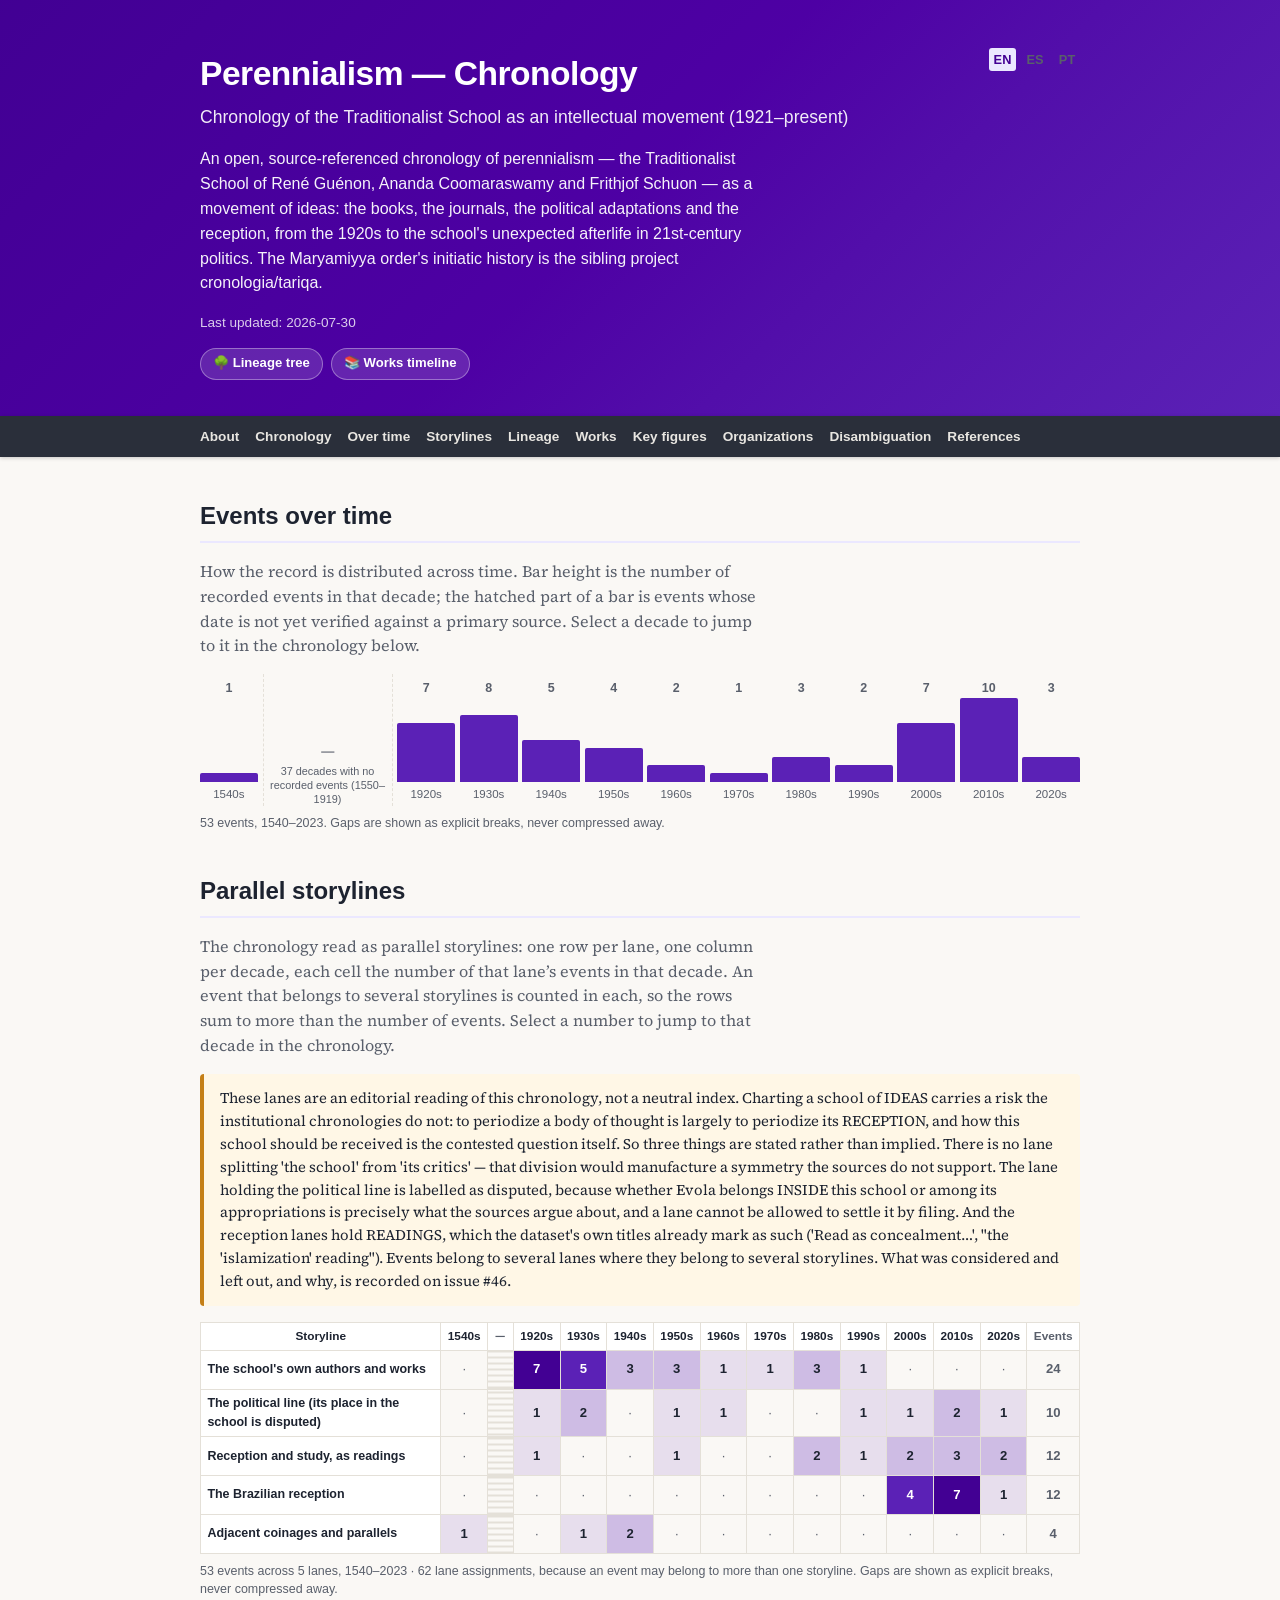
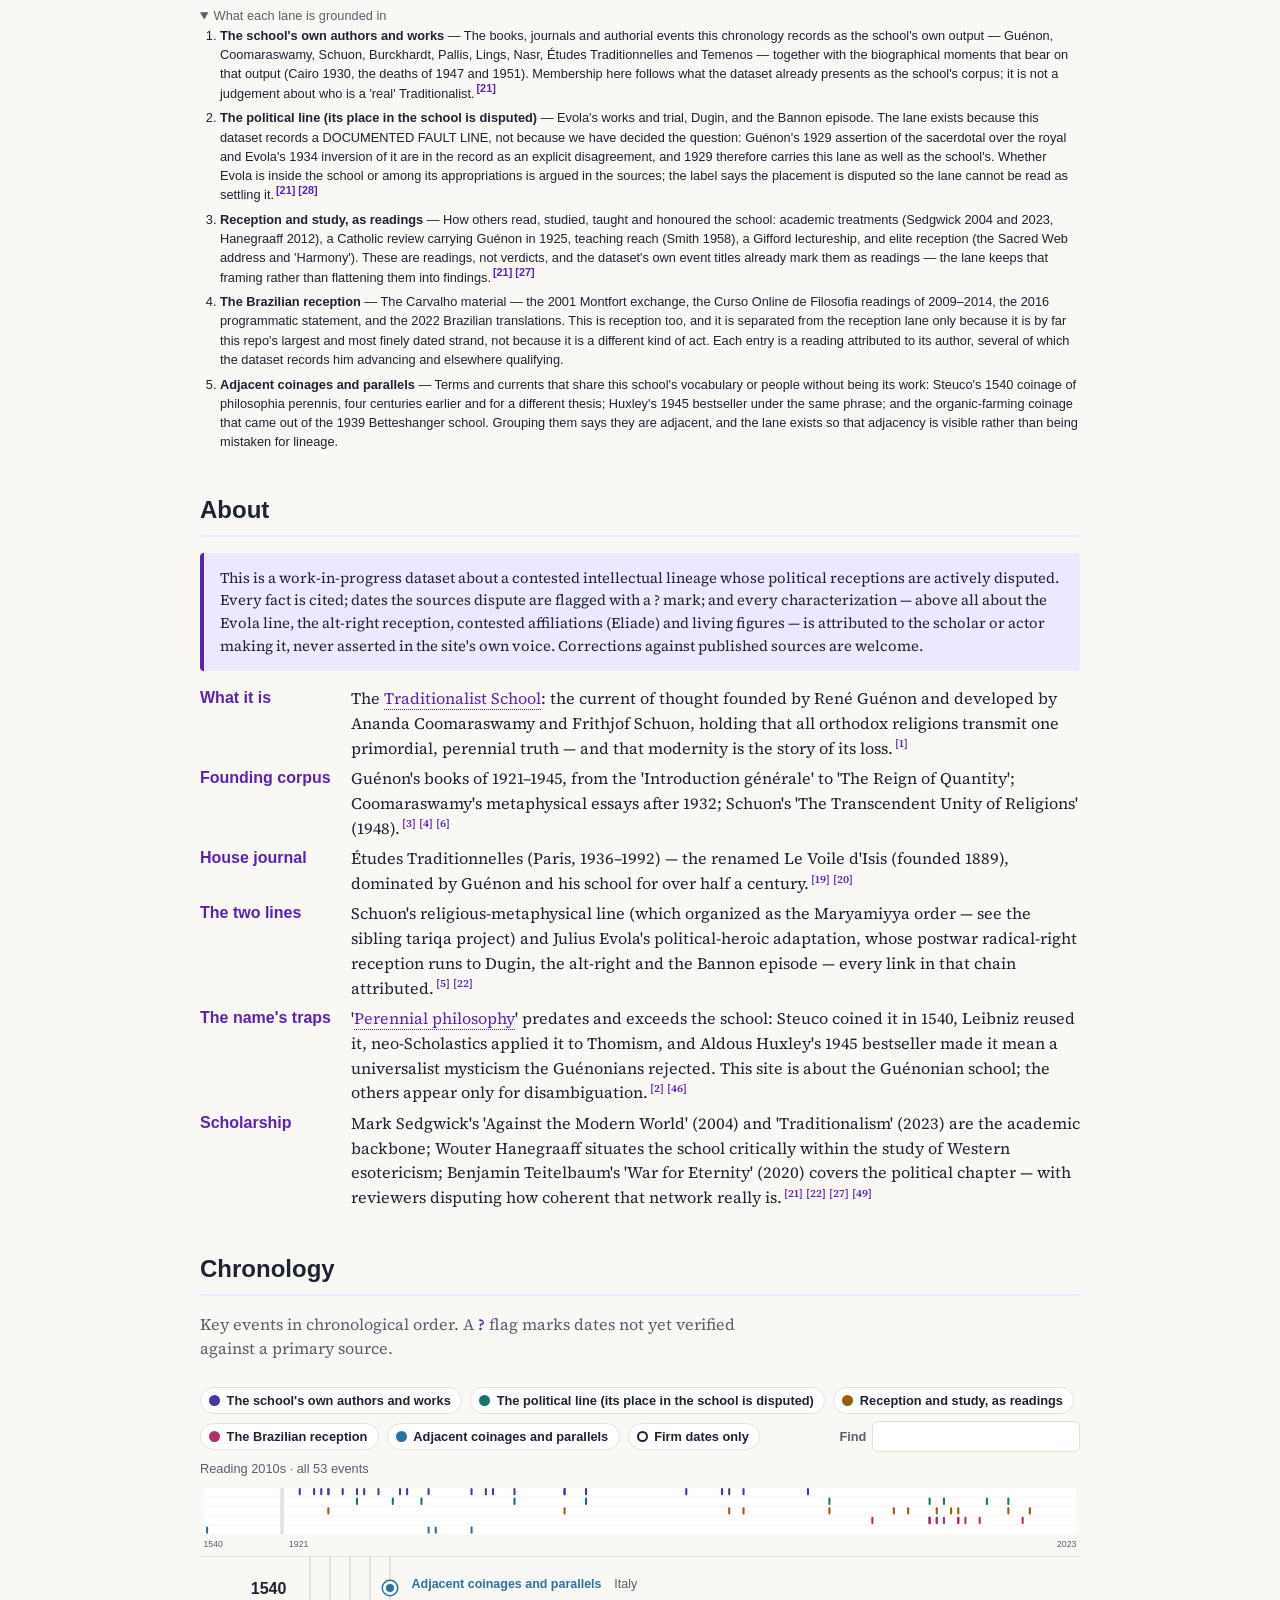
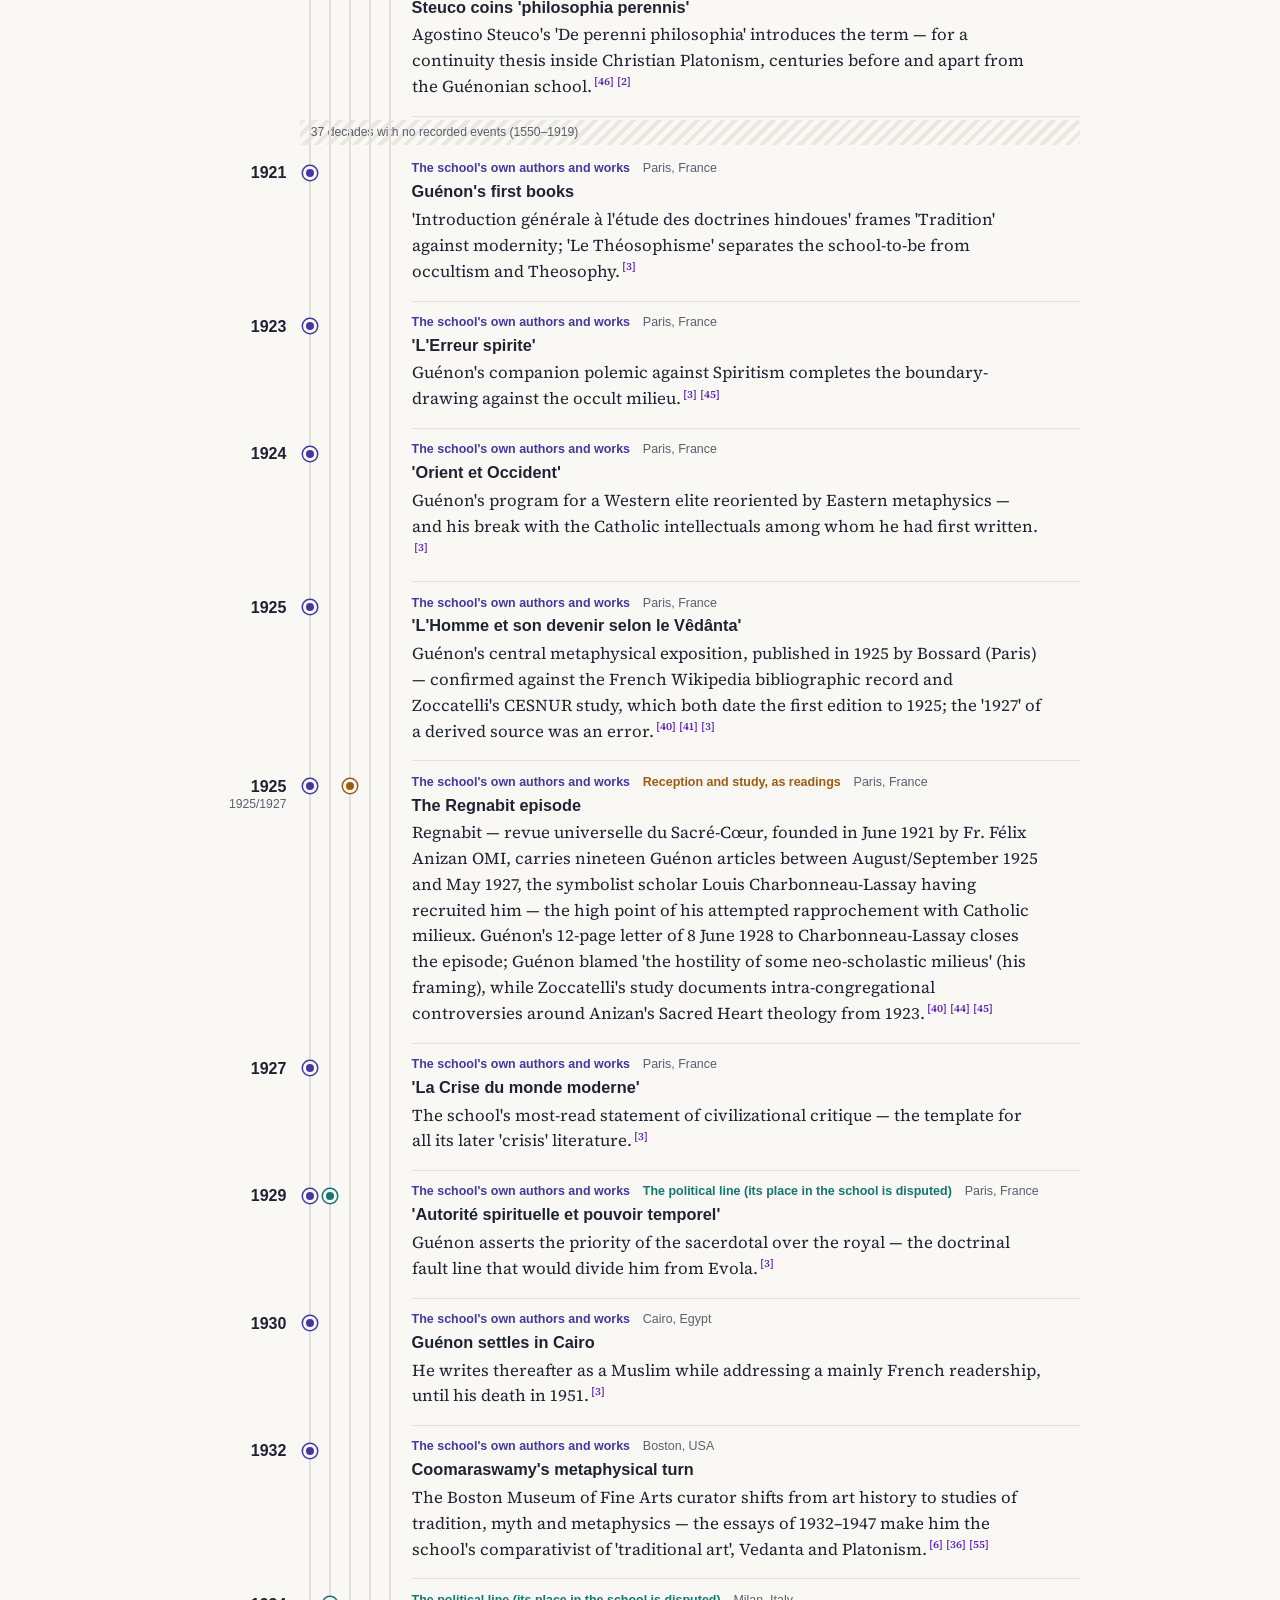
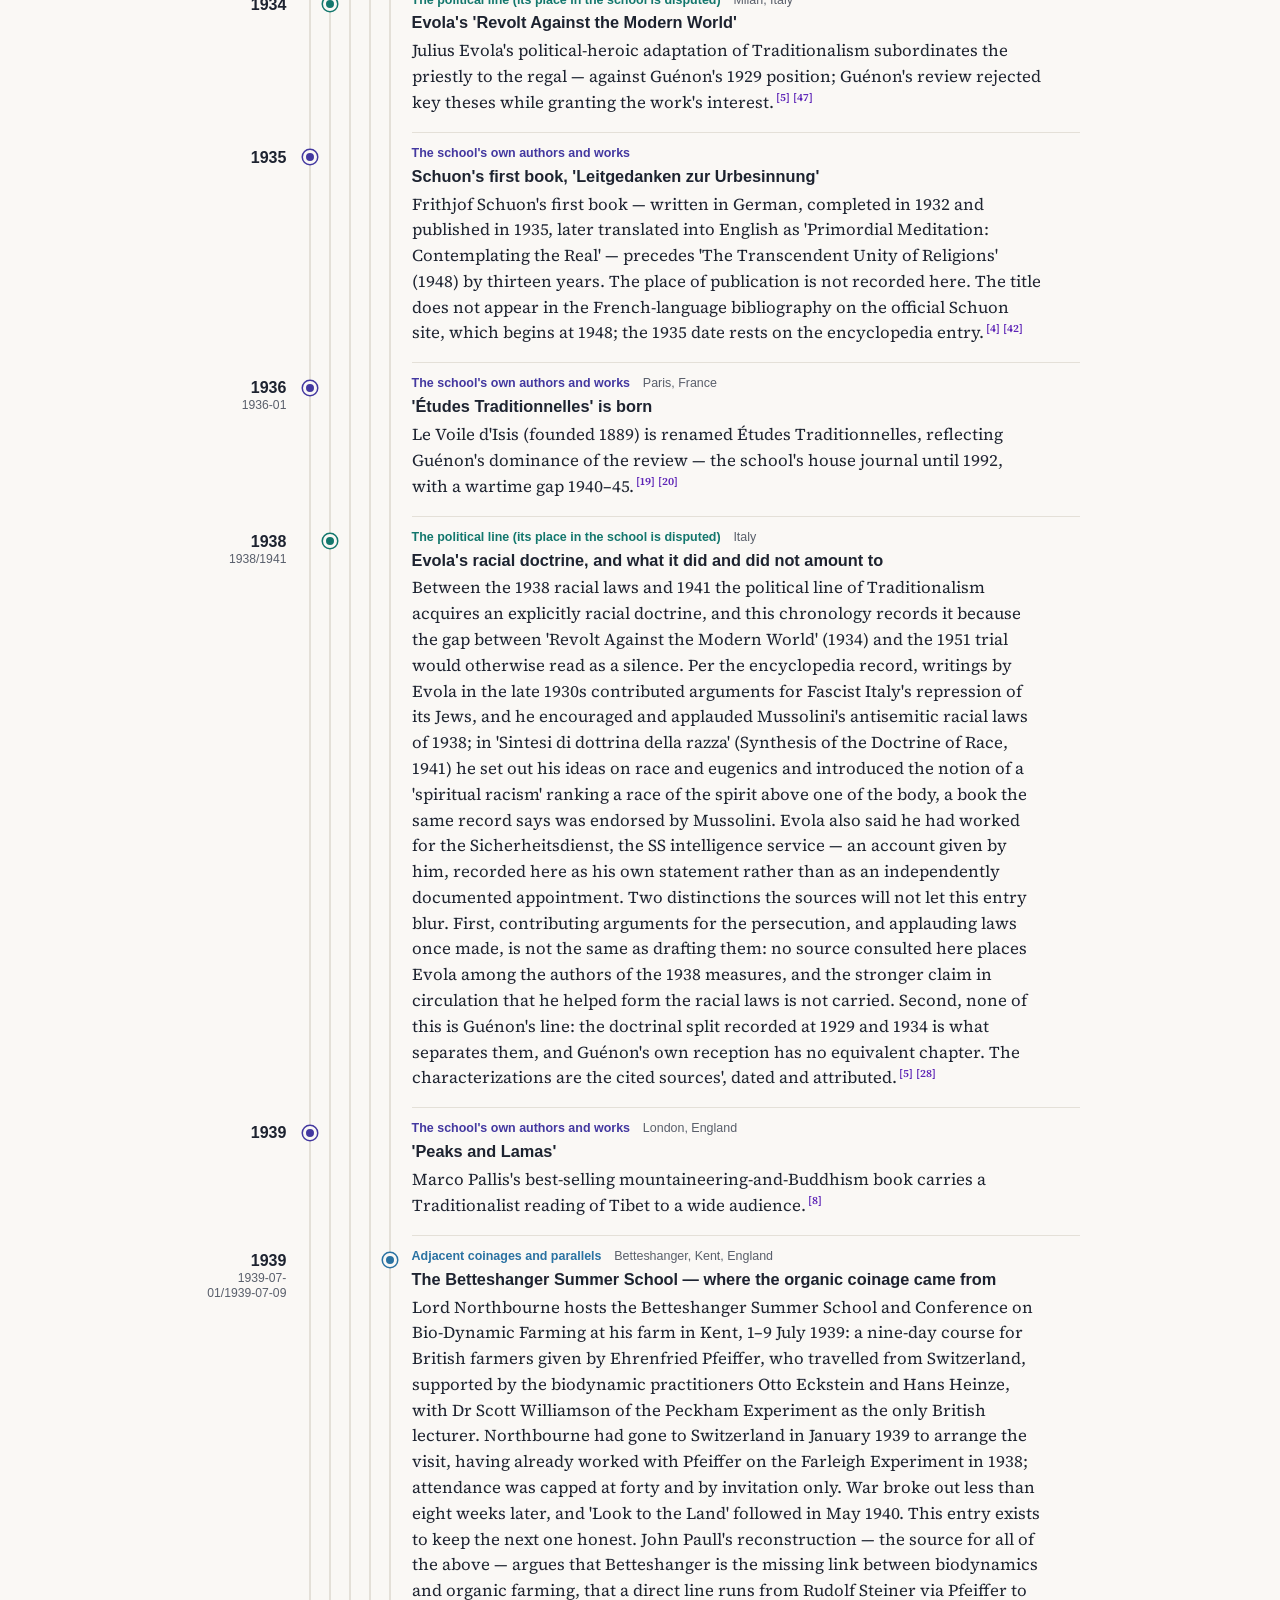
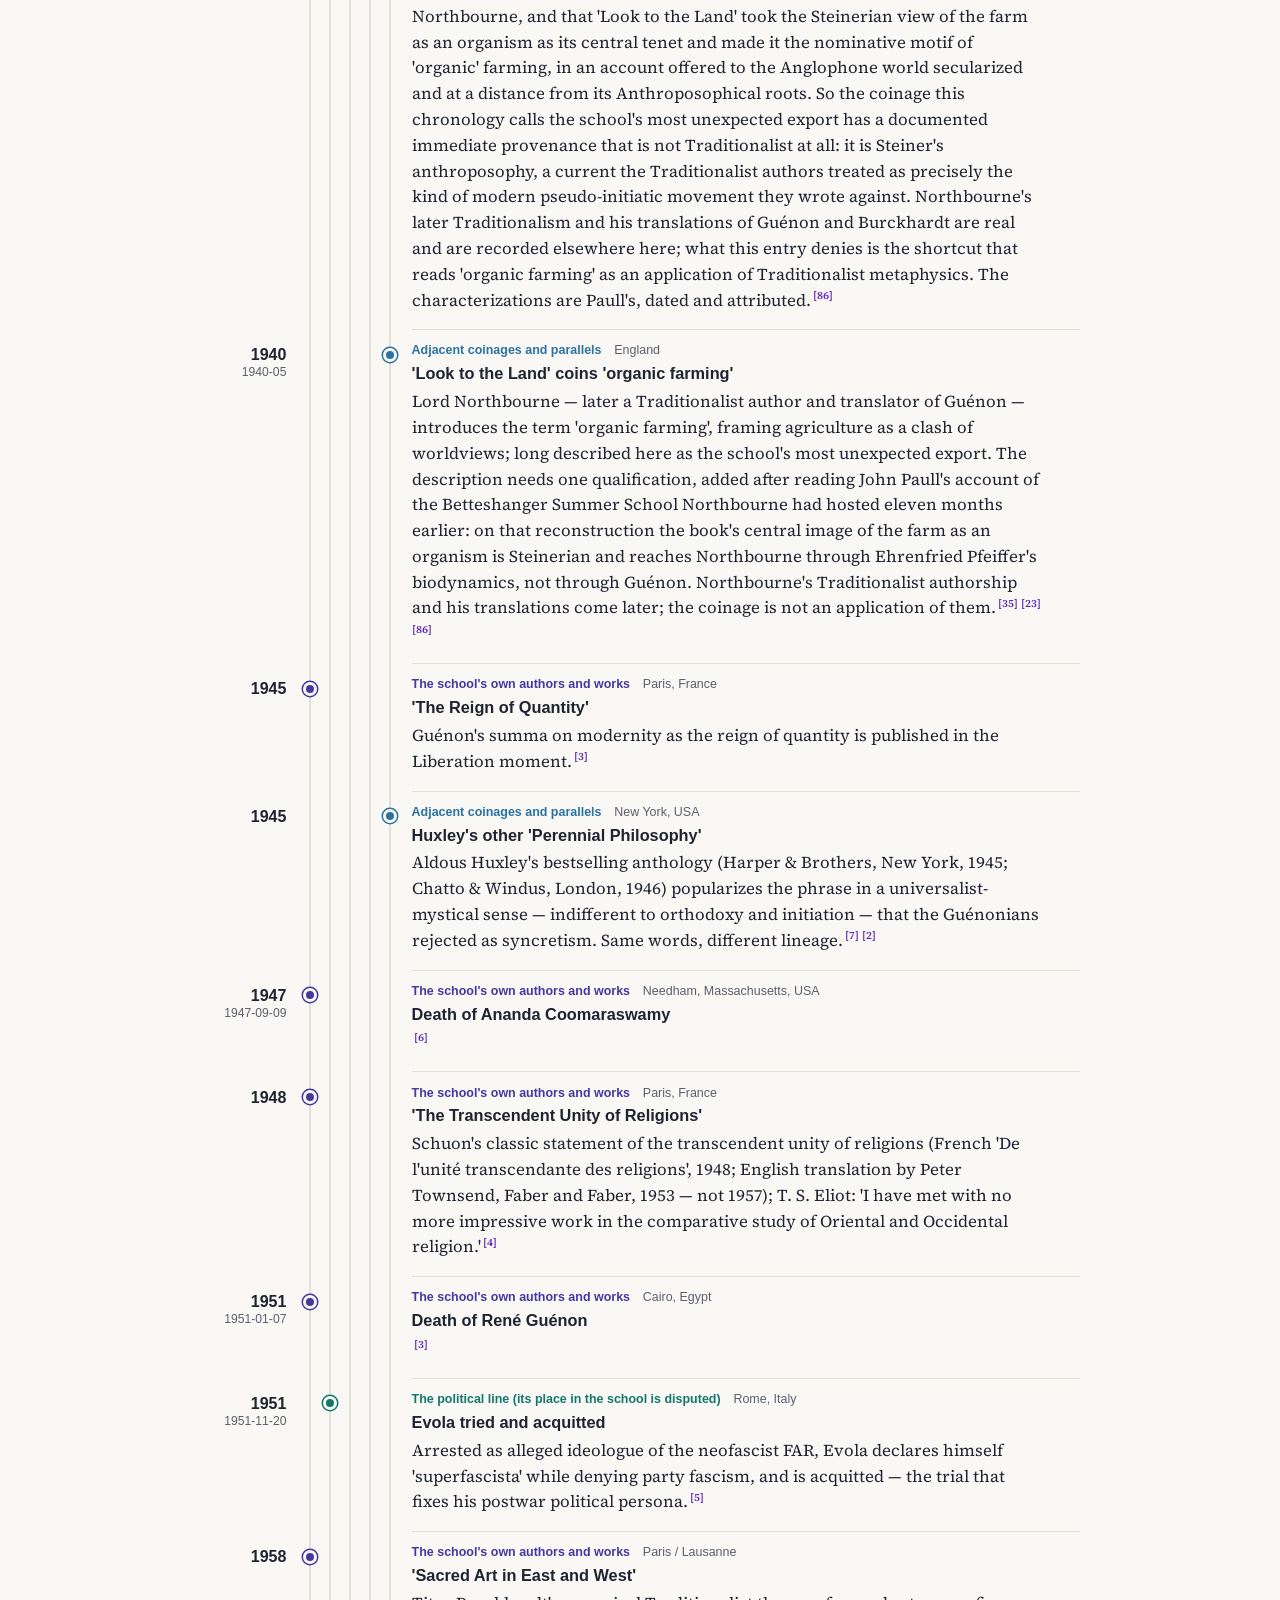
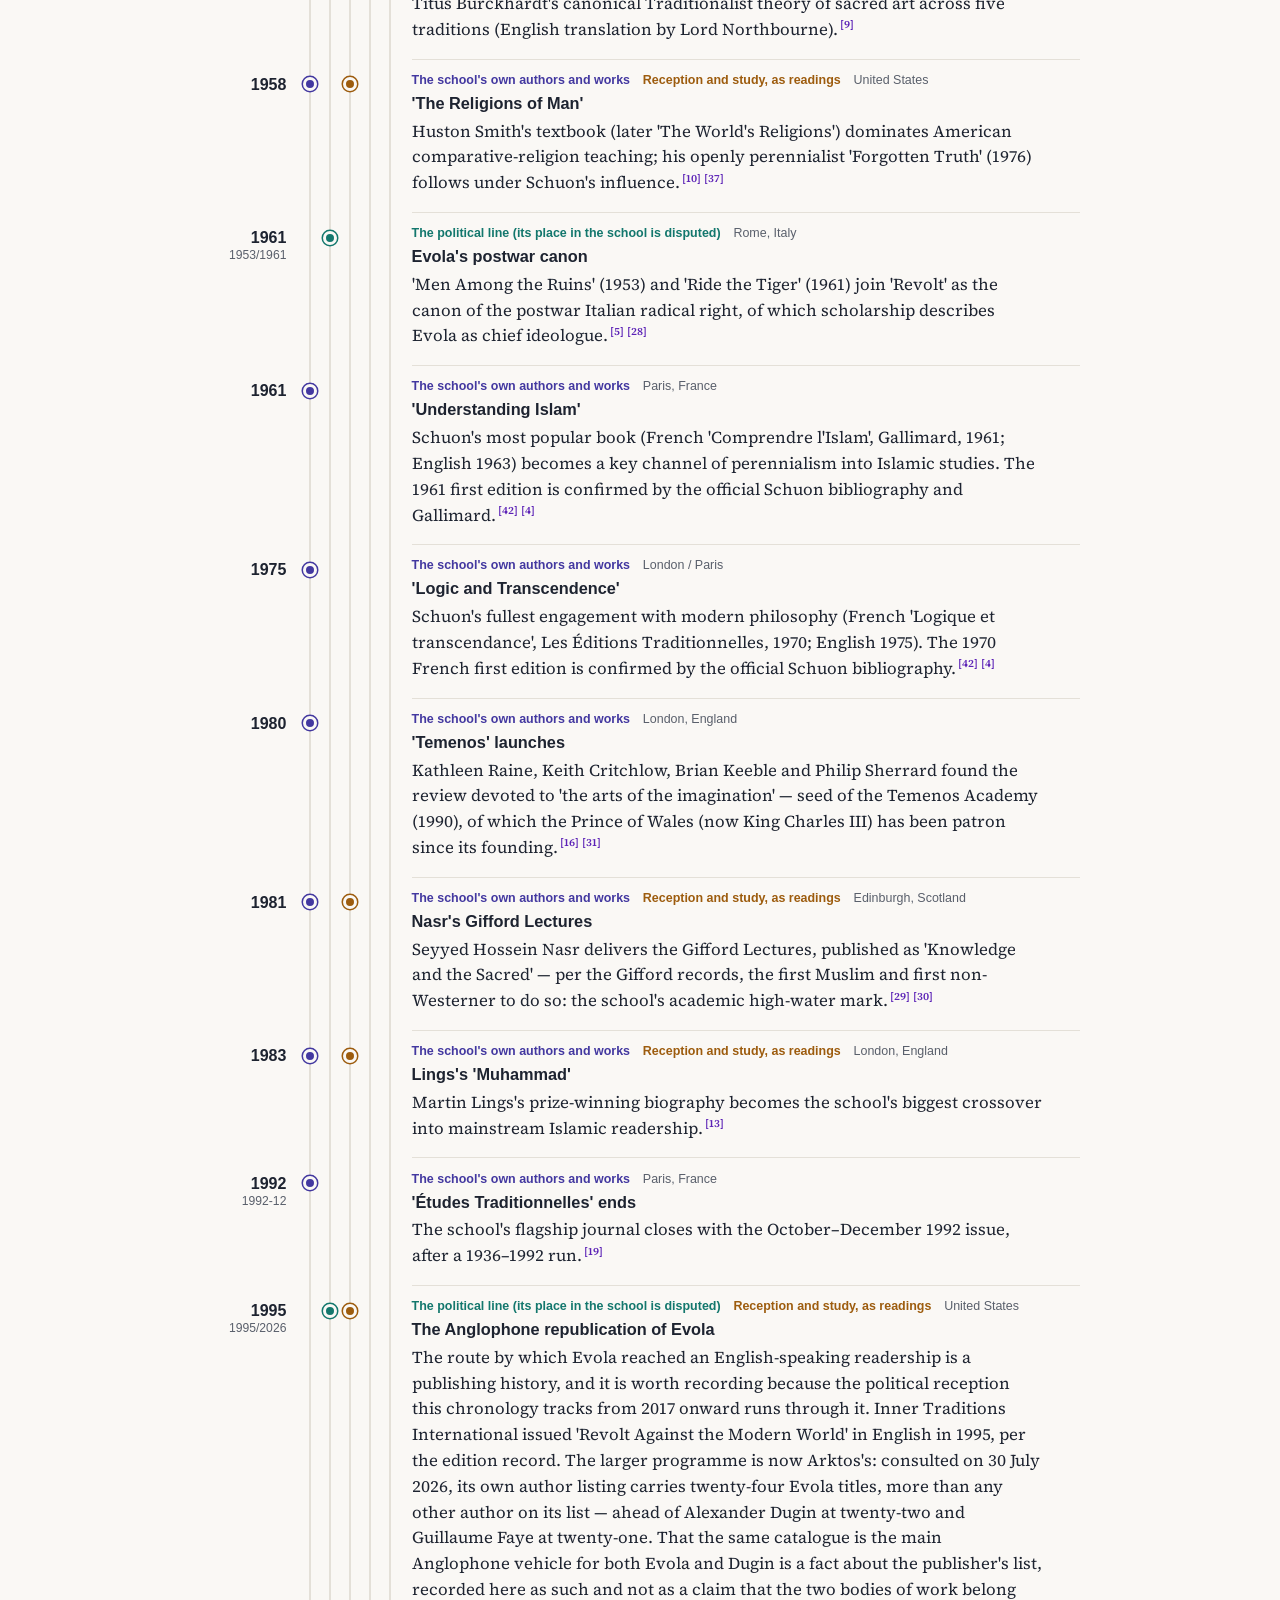
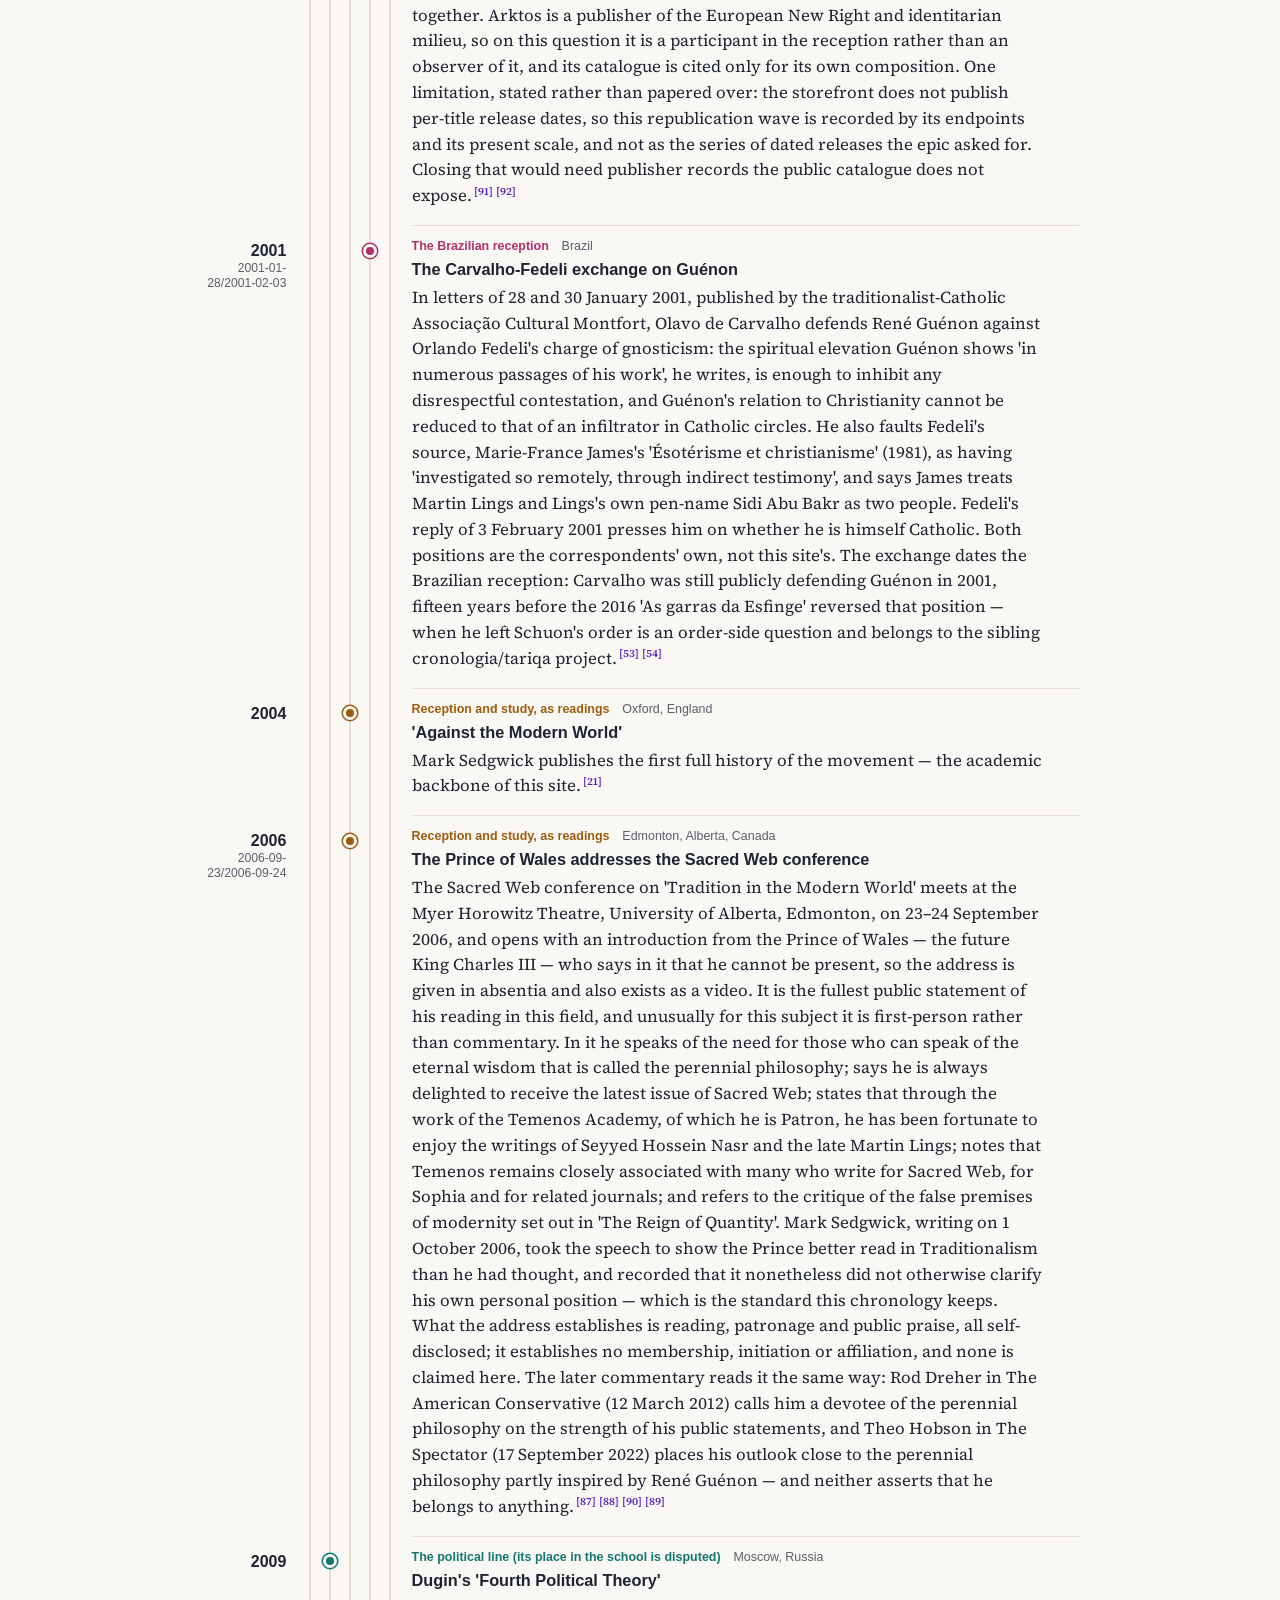
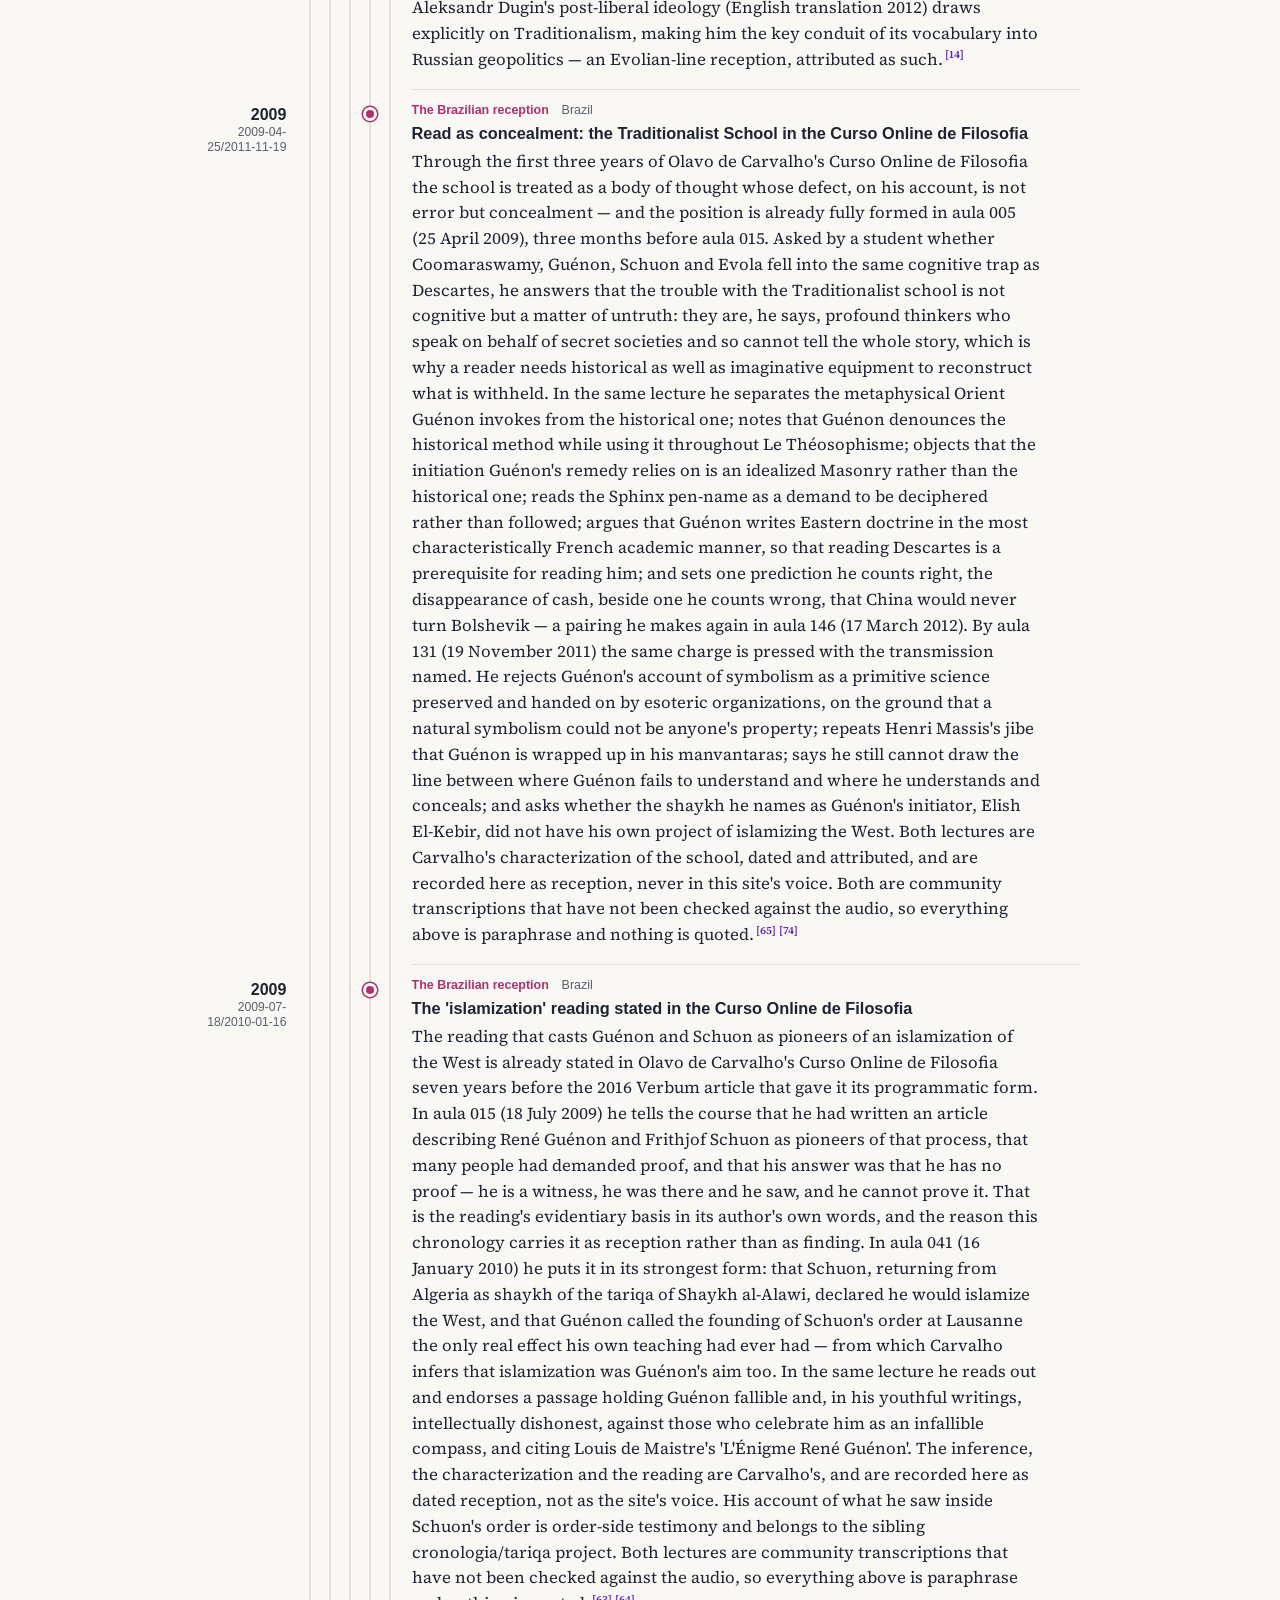
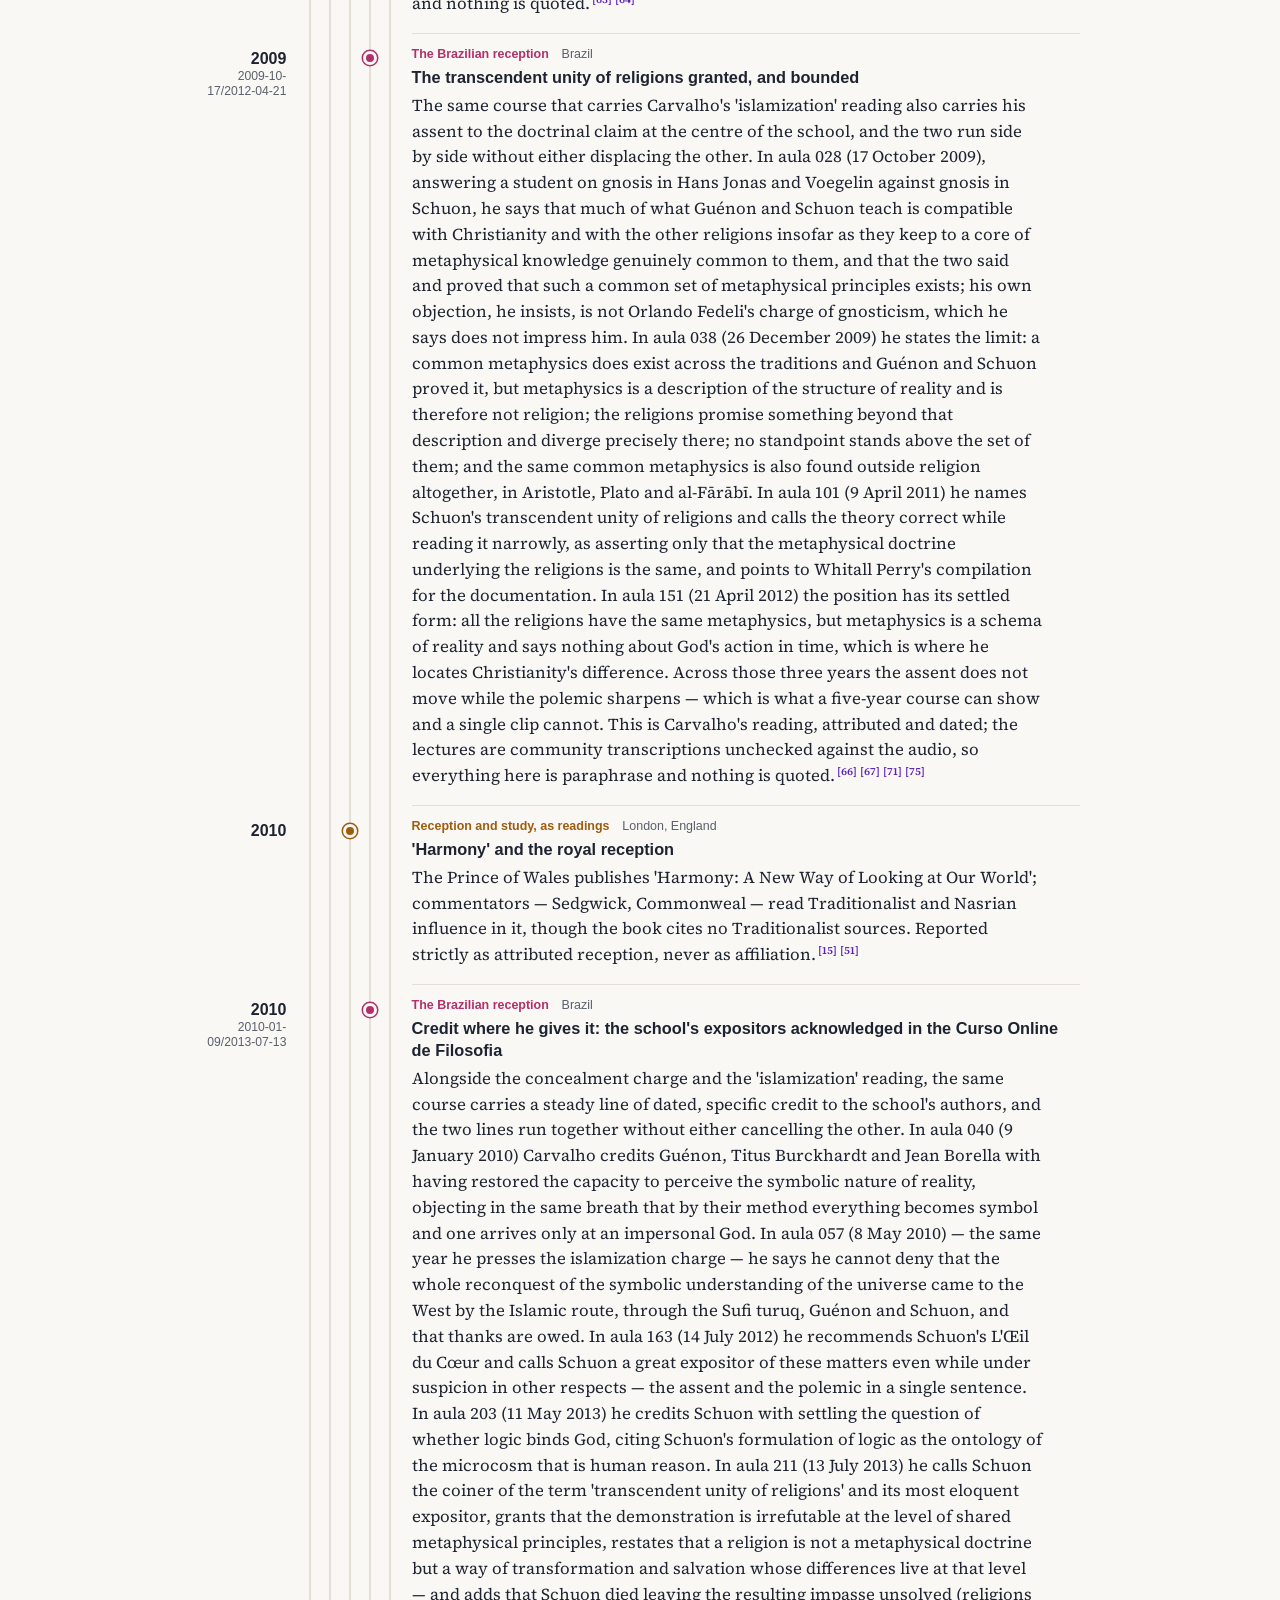
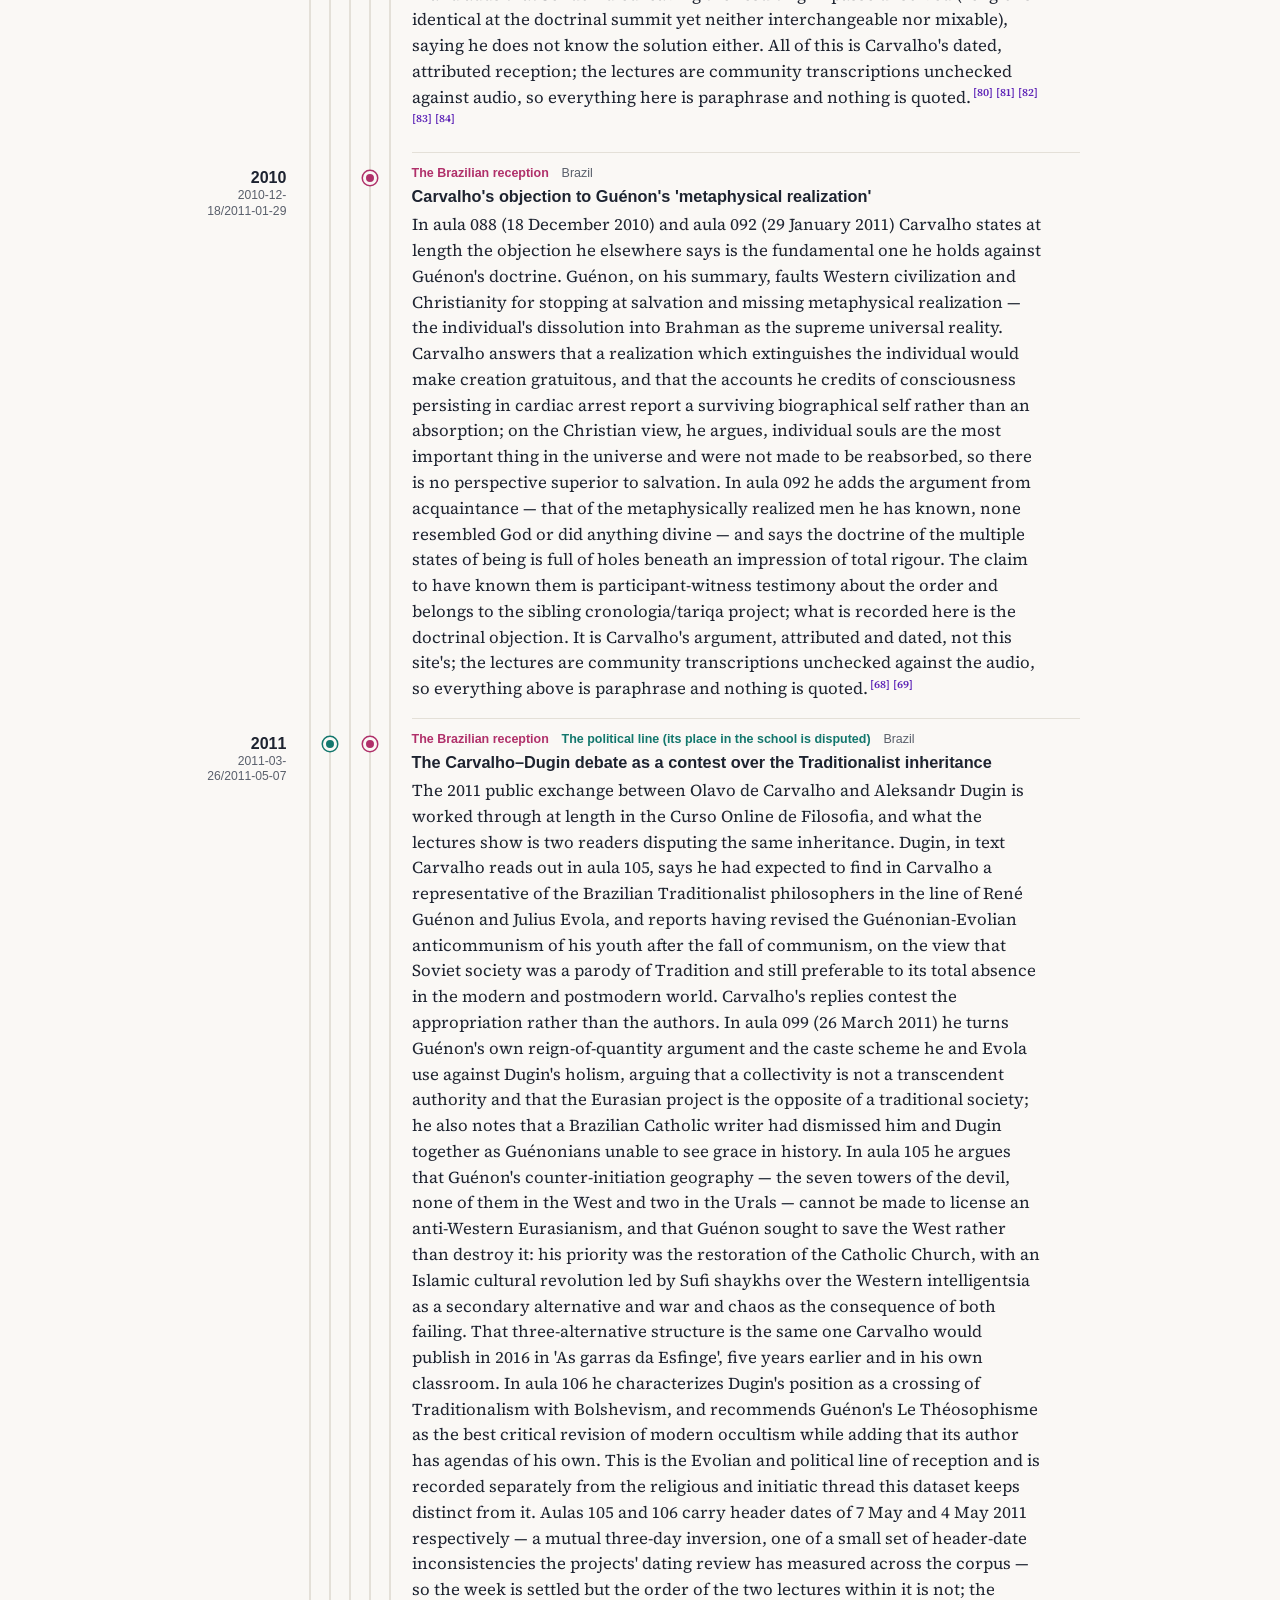
<file: docs/index.html>
<!DOCTYPE html>
<html lang="en">
<head>
  <meta charset="utf-8">
  <link rel="canonical" href="https://cronologia.github.io/perennialism/en/">
  <link rel="alternate" hreflang="en" href="https://cronologia.github.io/perennialism/en/">
  <link rel="alternate" hreflang="es" href="https://cronologia.github.io/perennialism/es/">
  <link rel="alternate" hreflang="pt" href="https://cronologia.github.io/perennialism/pt/">
  <link rel="alternate" hreflang="x-default" href="https://cronologia.github.io/perennialism/en/">
  <script>
    (function () {
      var supported = ["en","es","pt"];
      var stored = null; try { stored = localStorage.getItem('lang'); } catch (e) {}
      var nav = (navigator.language || 'en').slice(0, 2).toLowerCase();
      var pick = supported.indexOf(stored) >= 0 ? stored : (supported.indexOf(nav) >= 0 ? nav : 'en');
      location.replace('./' + pick + '/');
    })();
  </script>
  <noscript><meta http-equiv="refresh" content="0; url=./en/"></noscript>
  <title>Cronologia</title>
</head>
<body><p>Redirecting… <a href="./en/">English</a> · <a href="./es/">Español</a> · <a href="./pt/">Português</a></p></body>
</html>
</file>
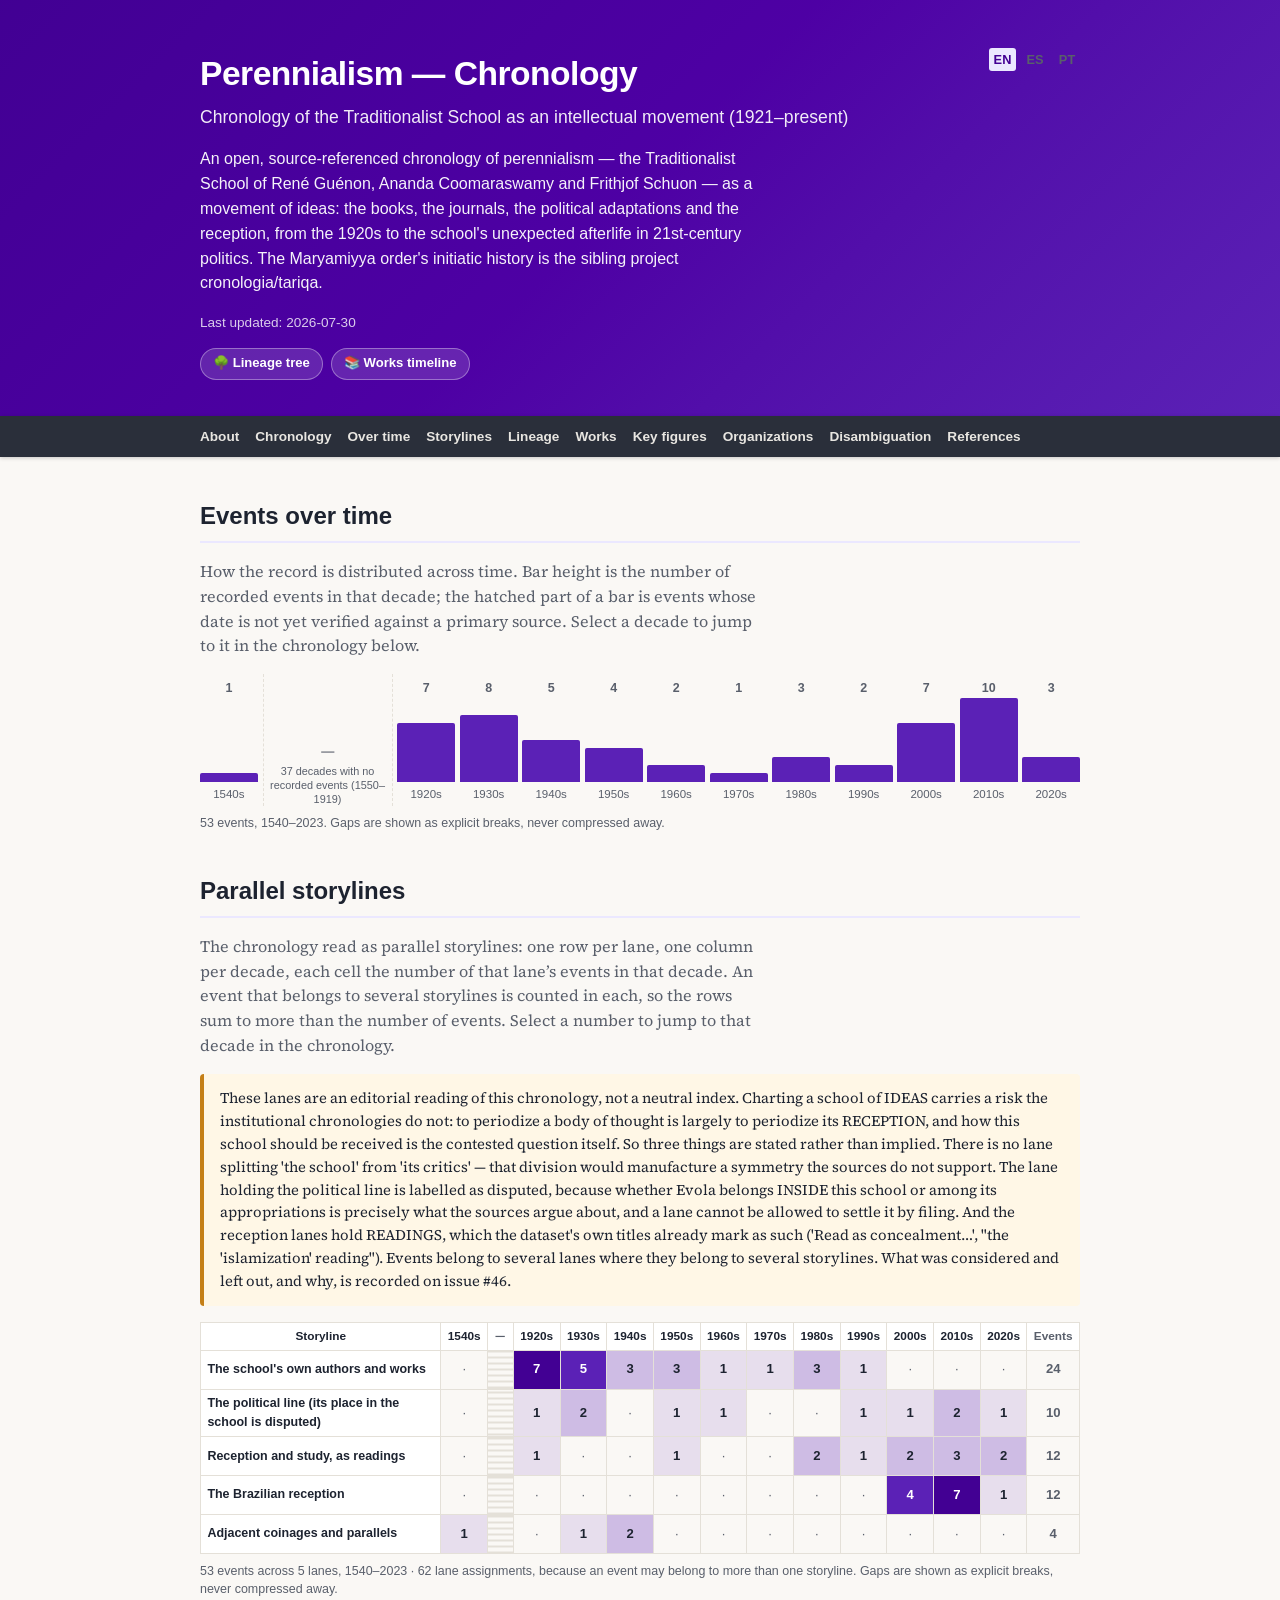
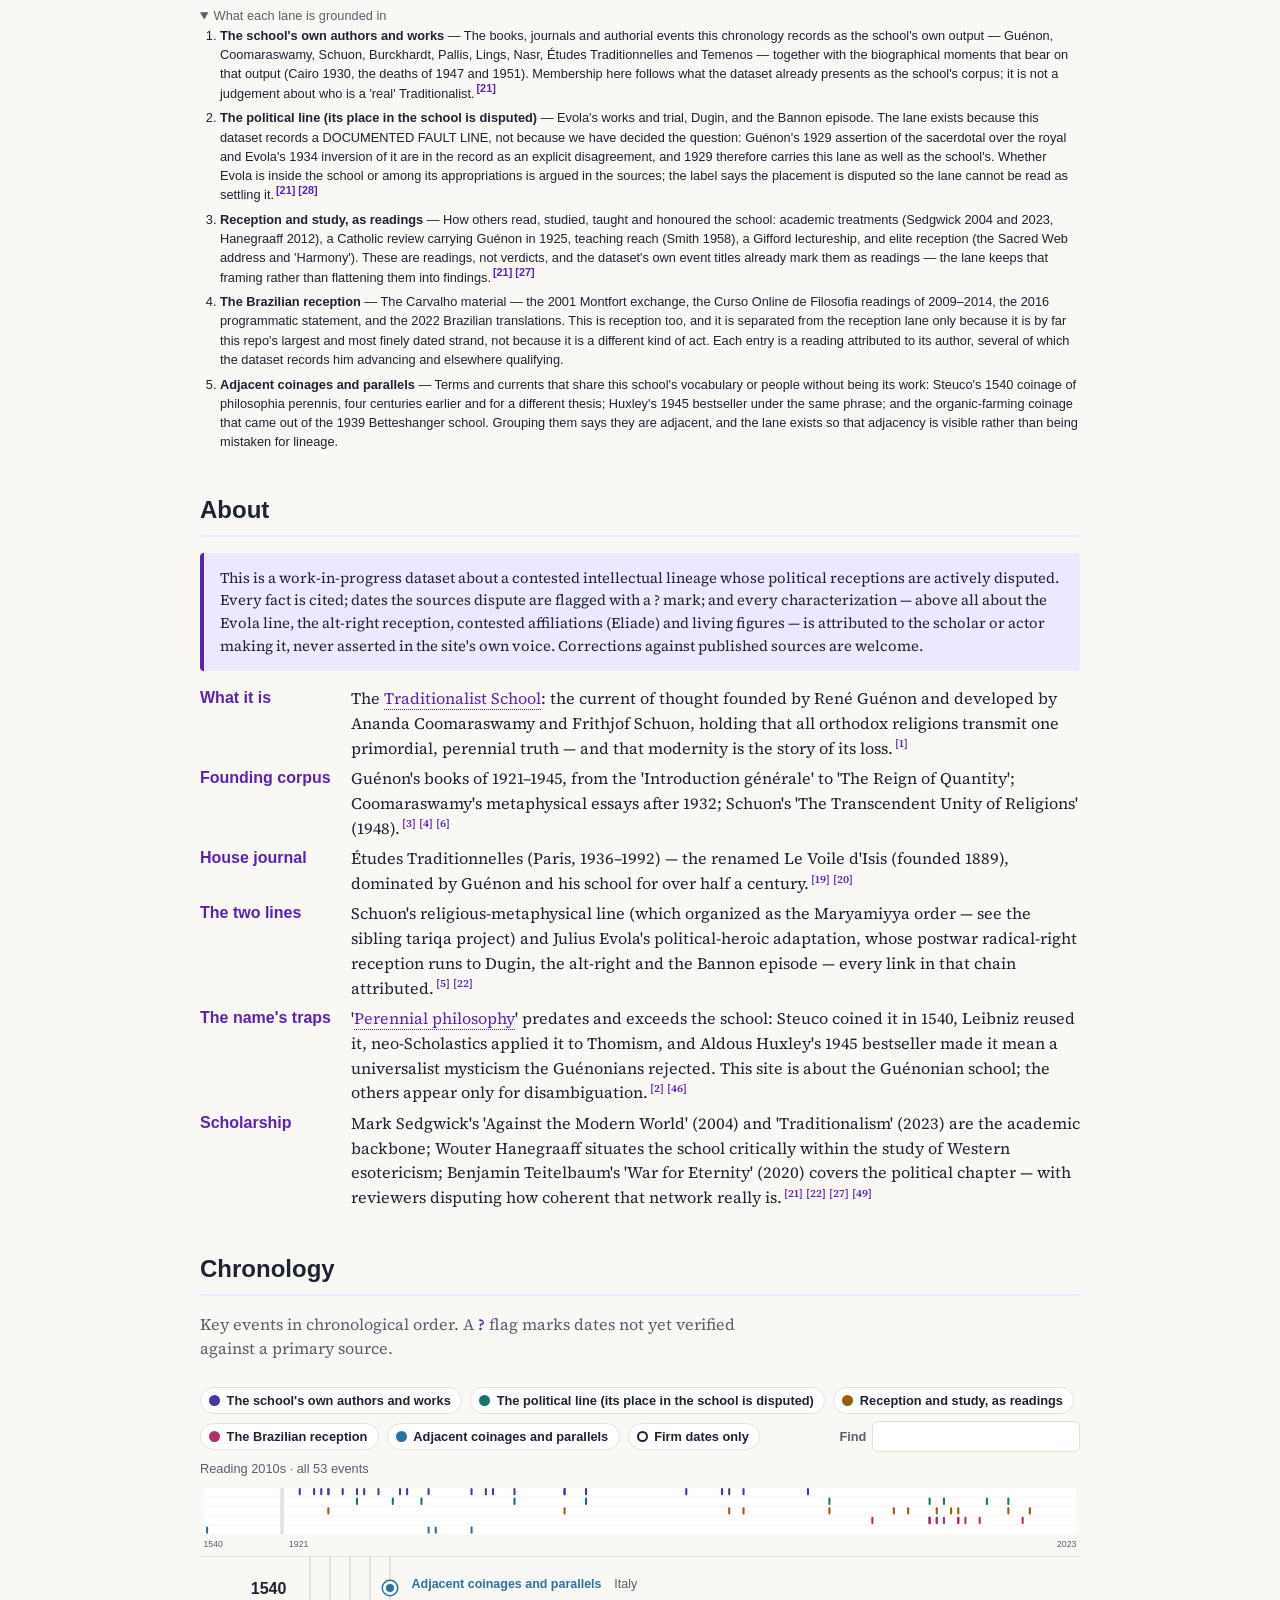
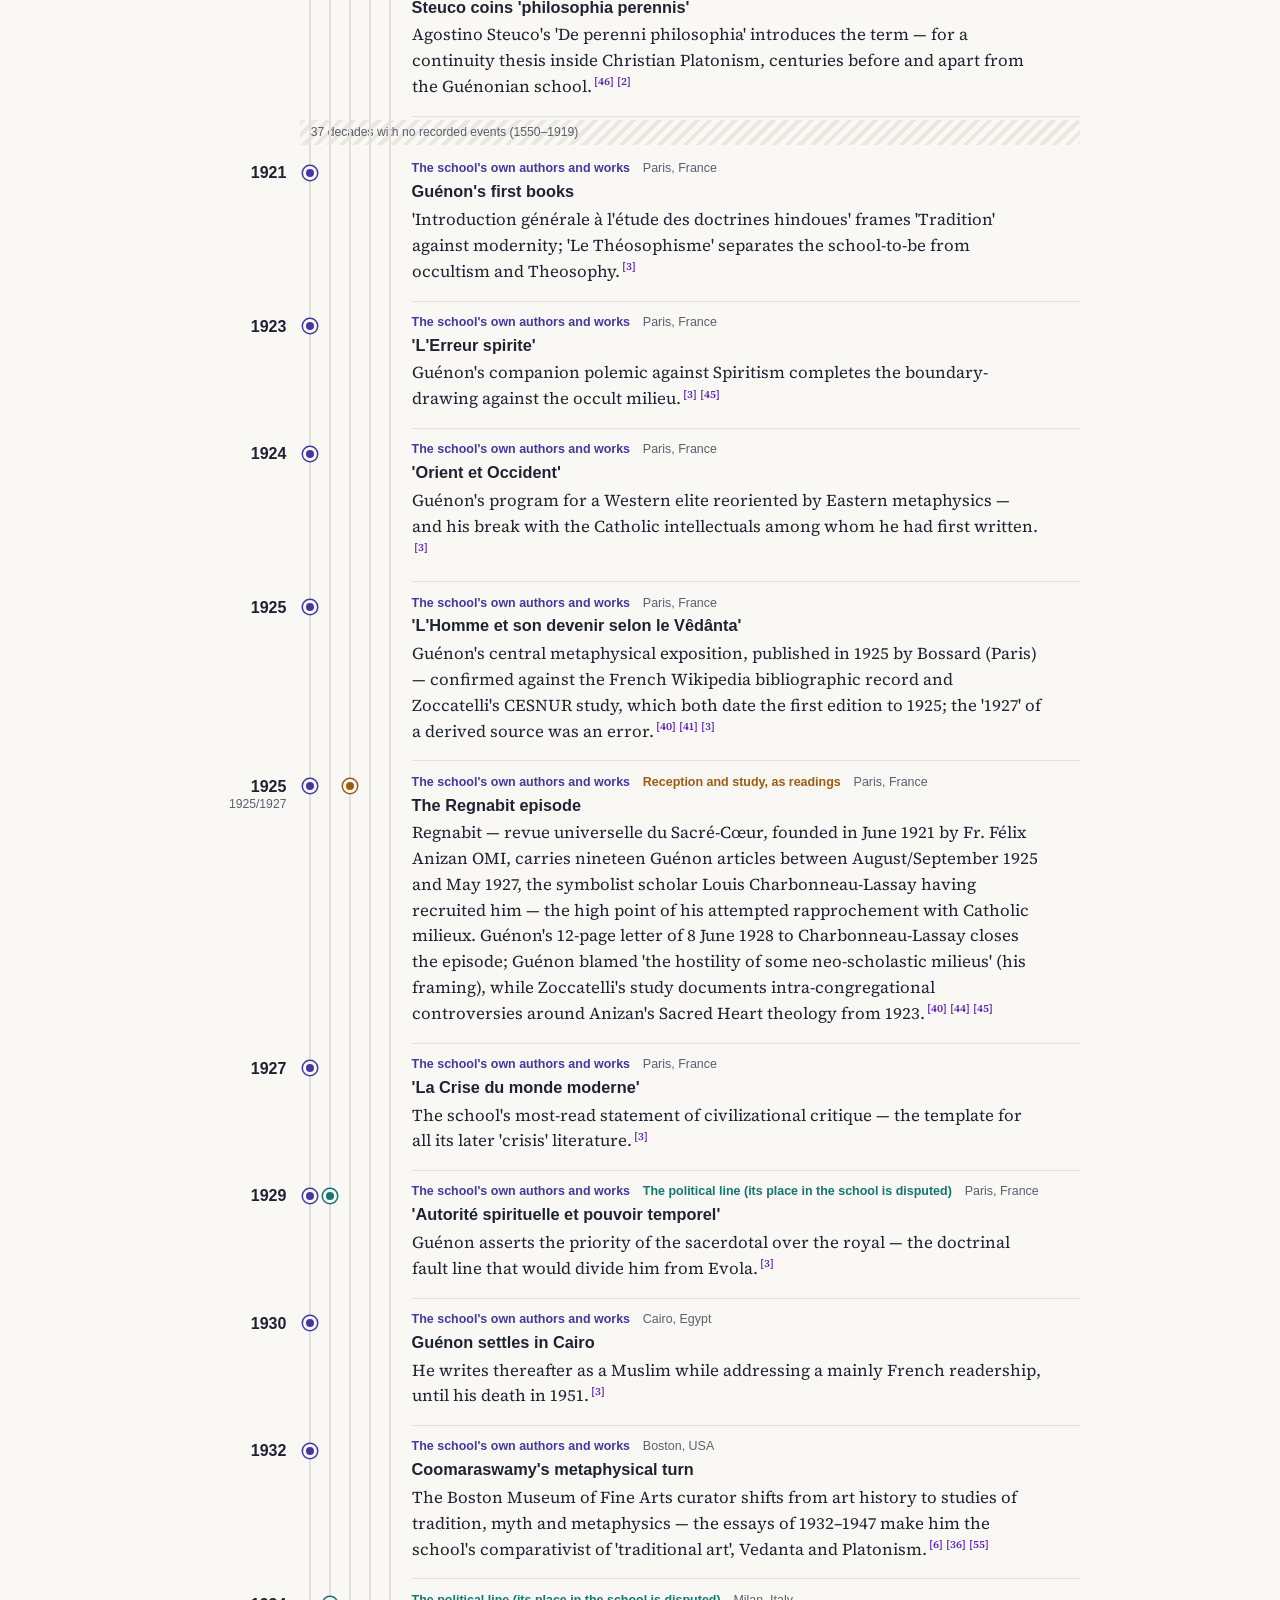
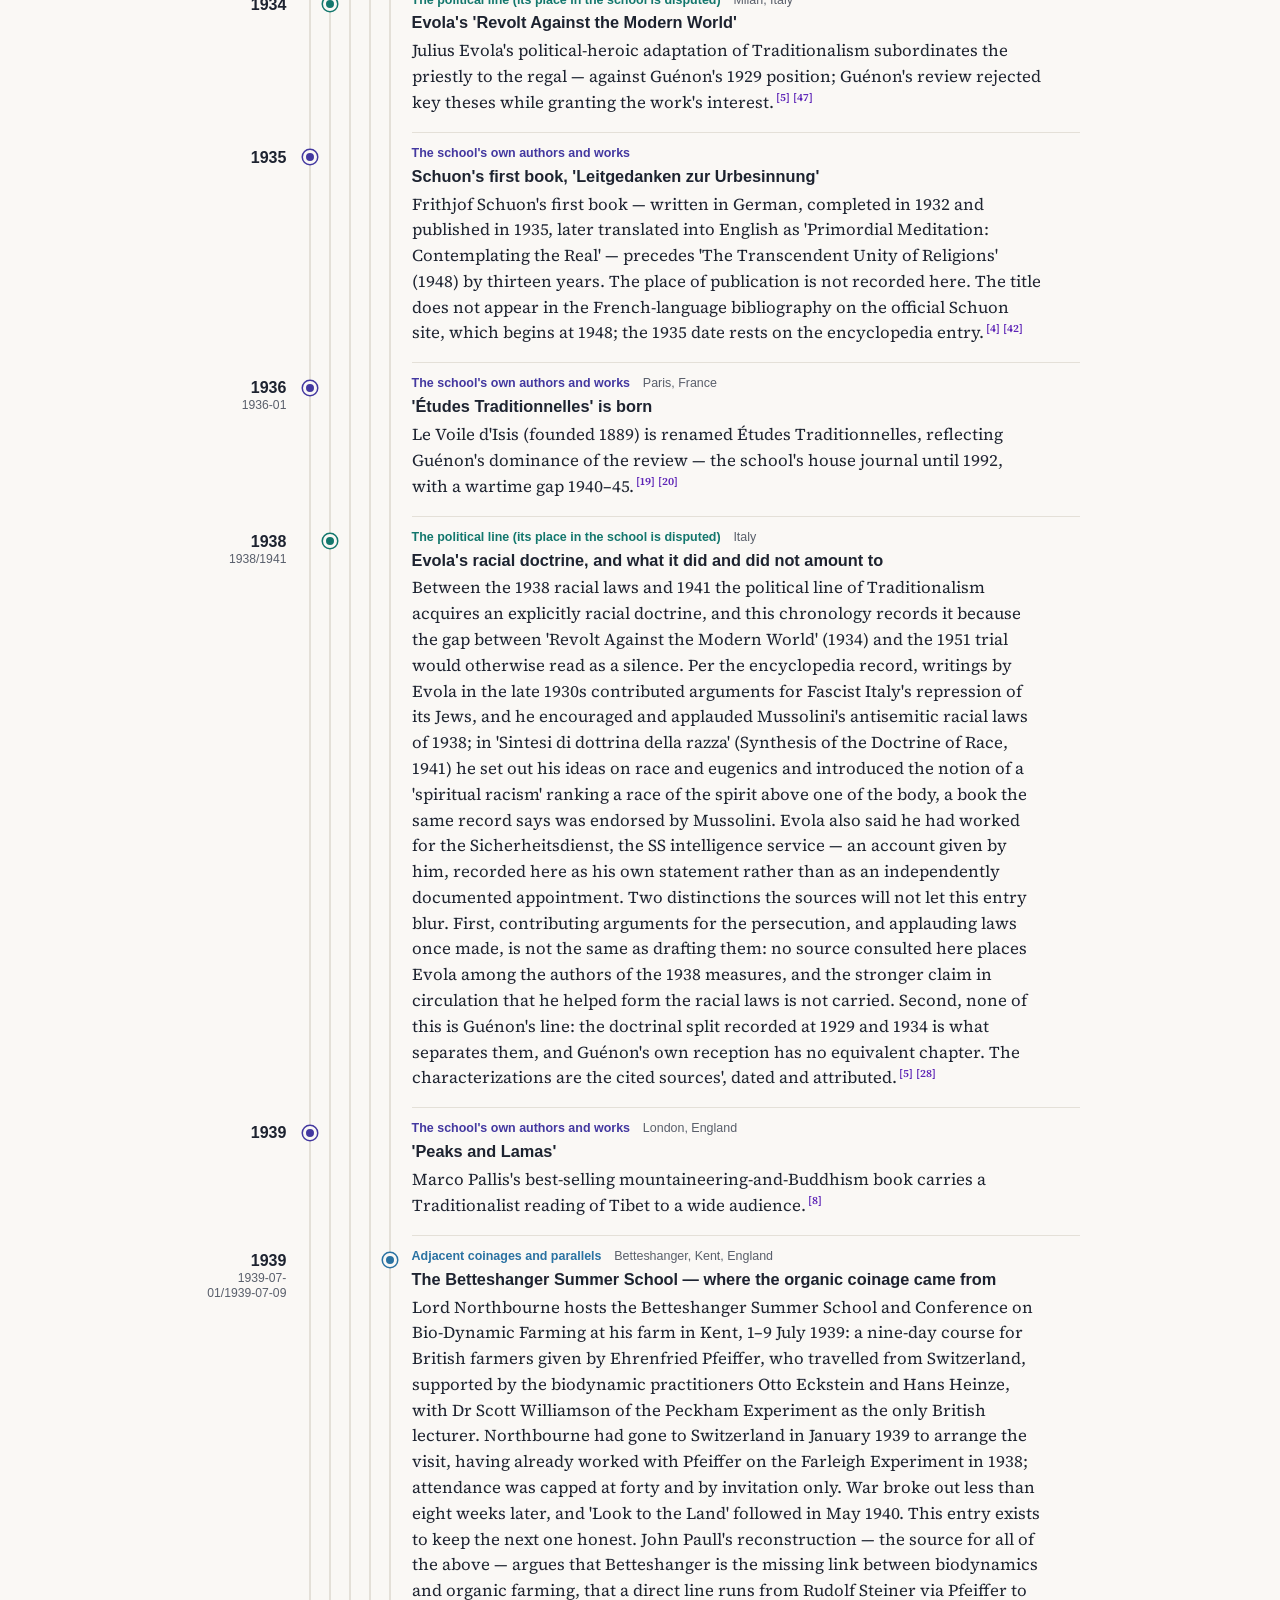
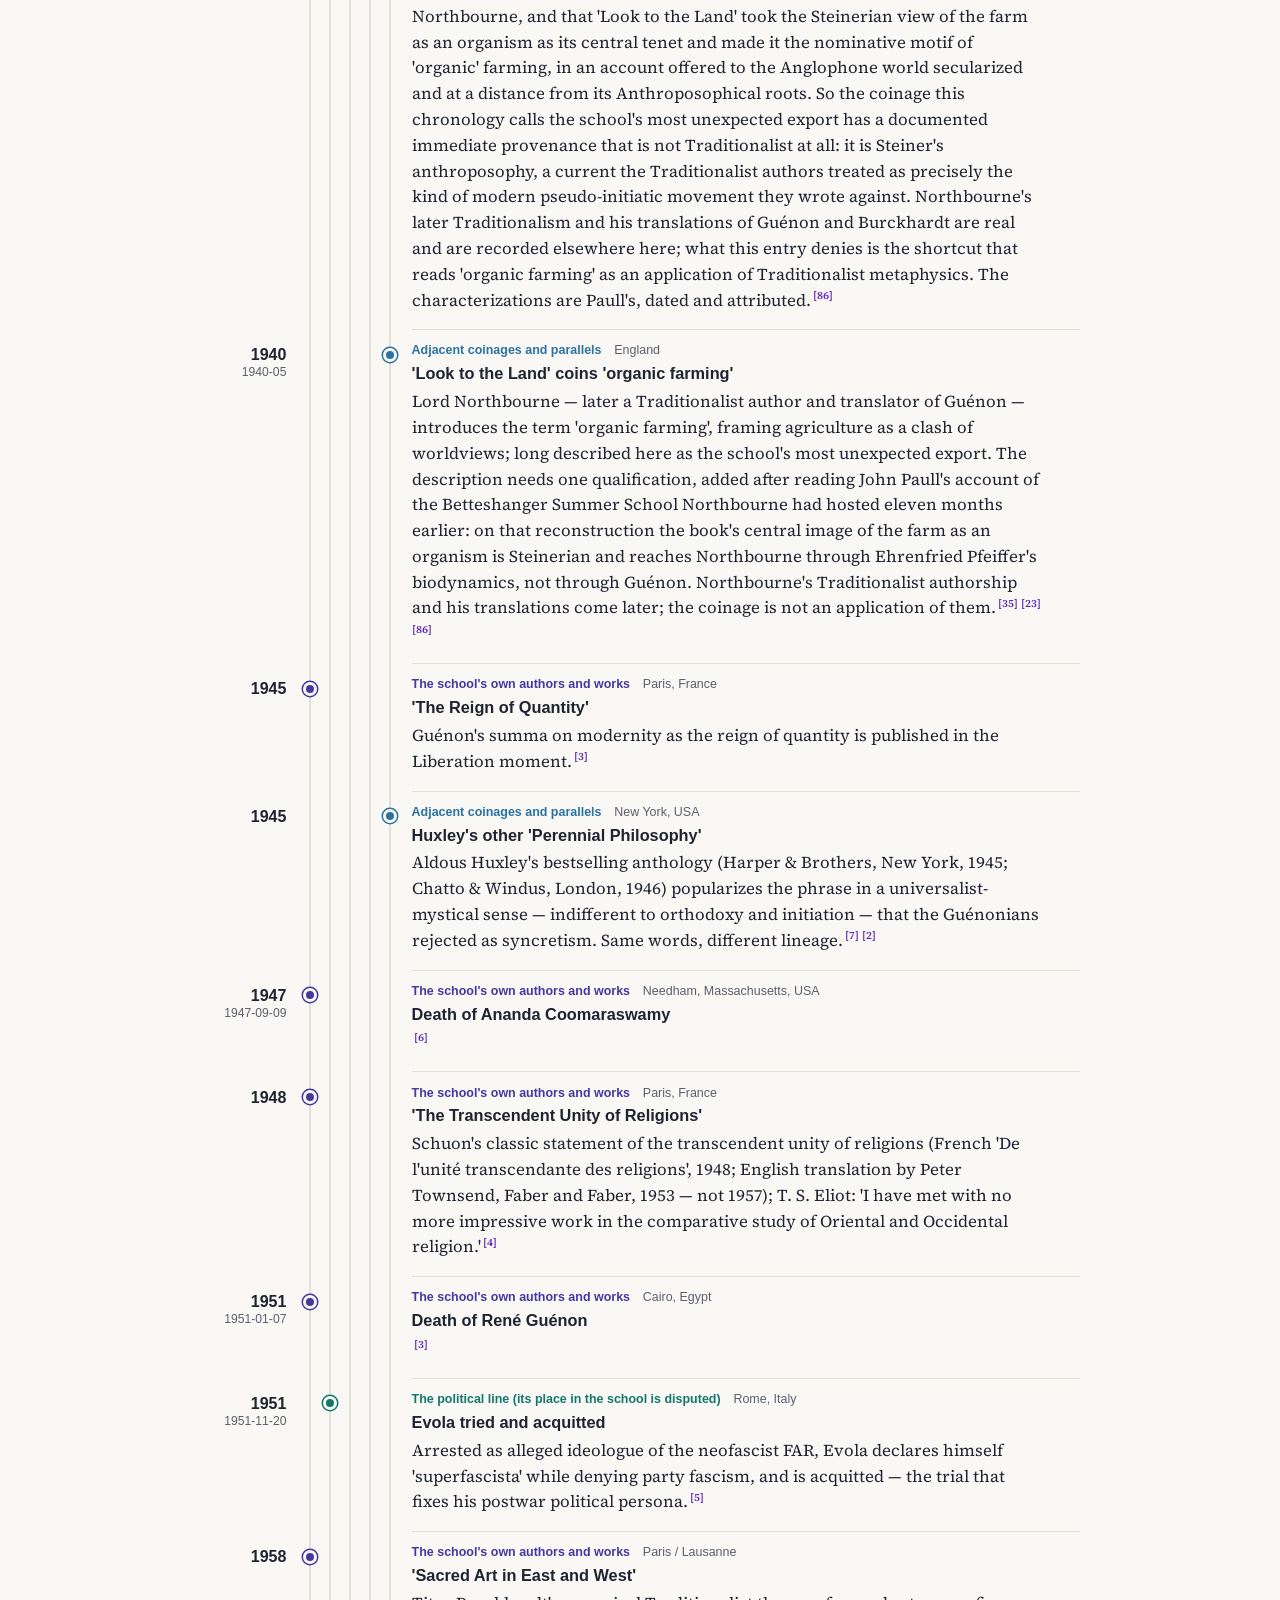
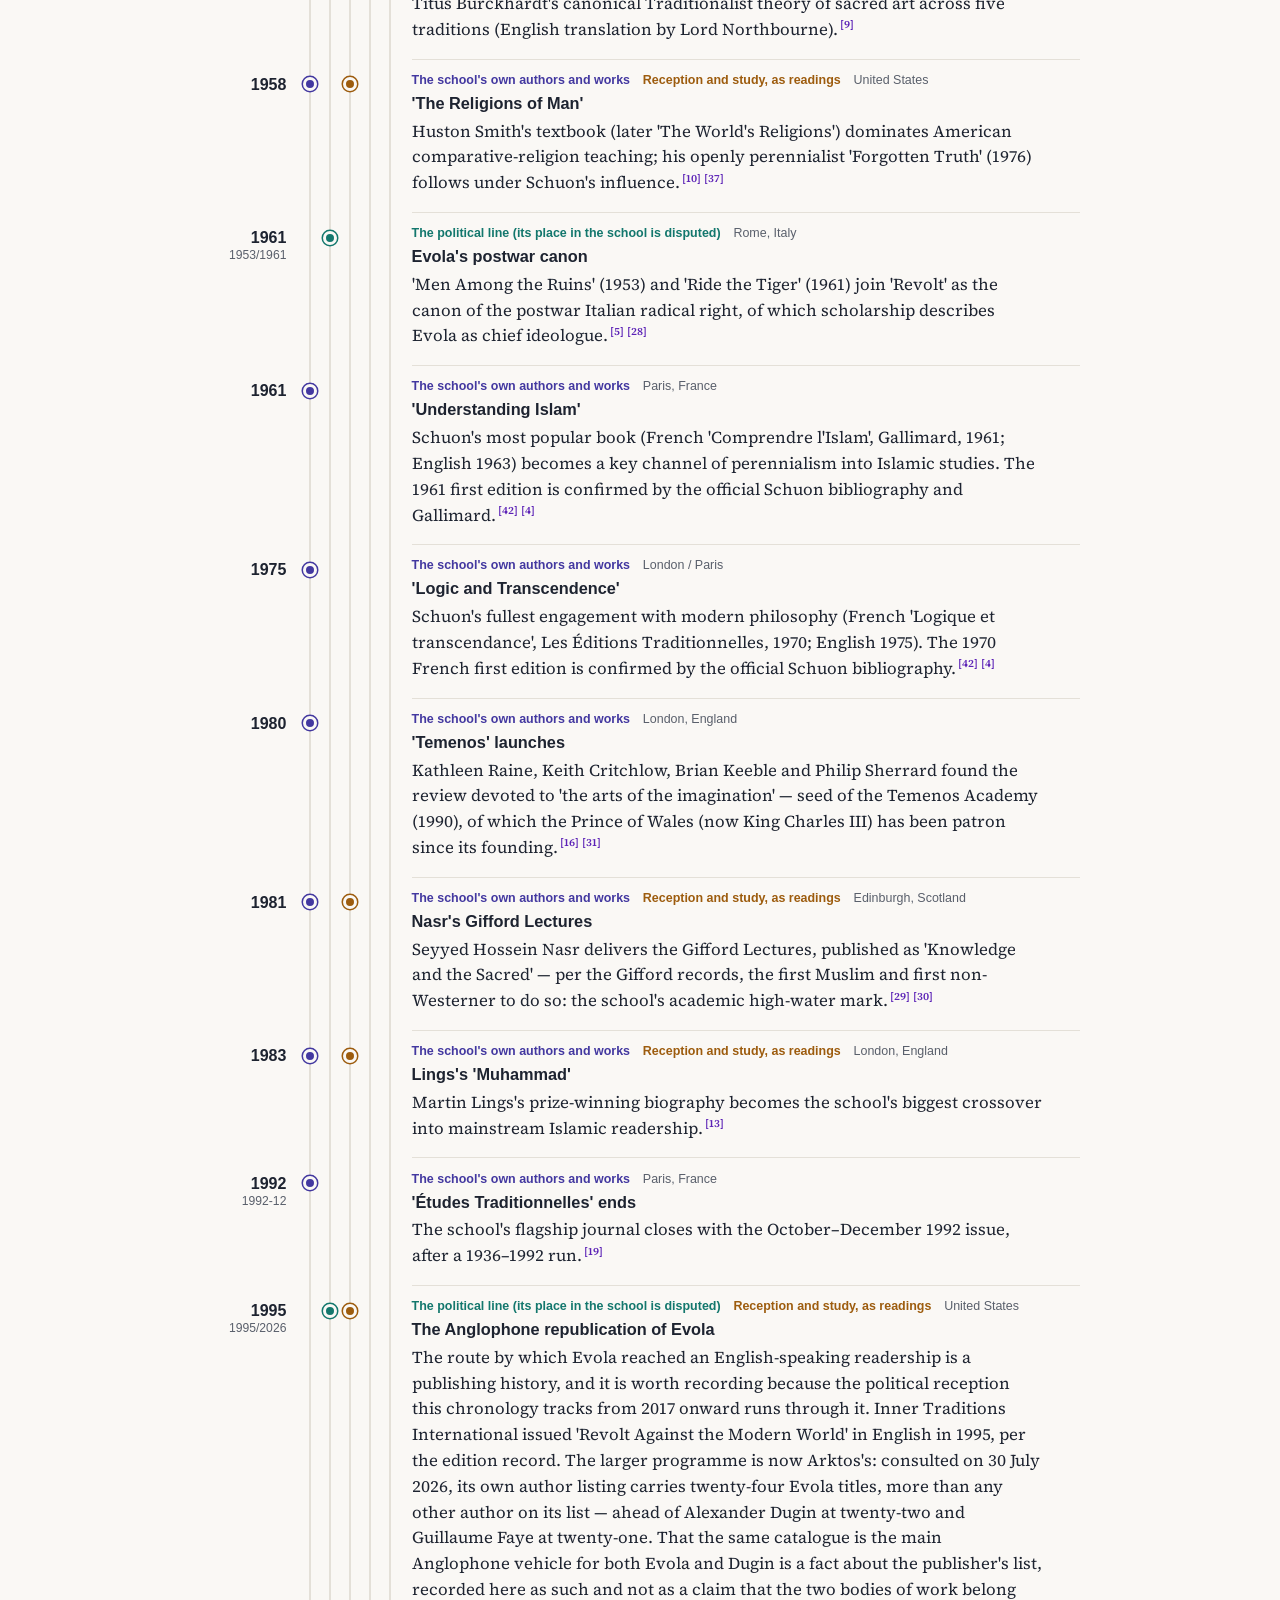
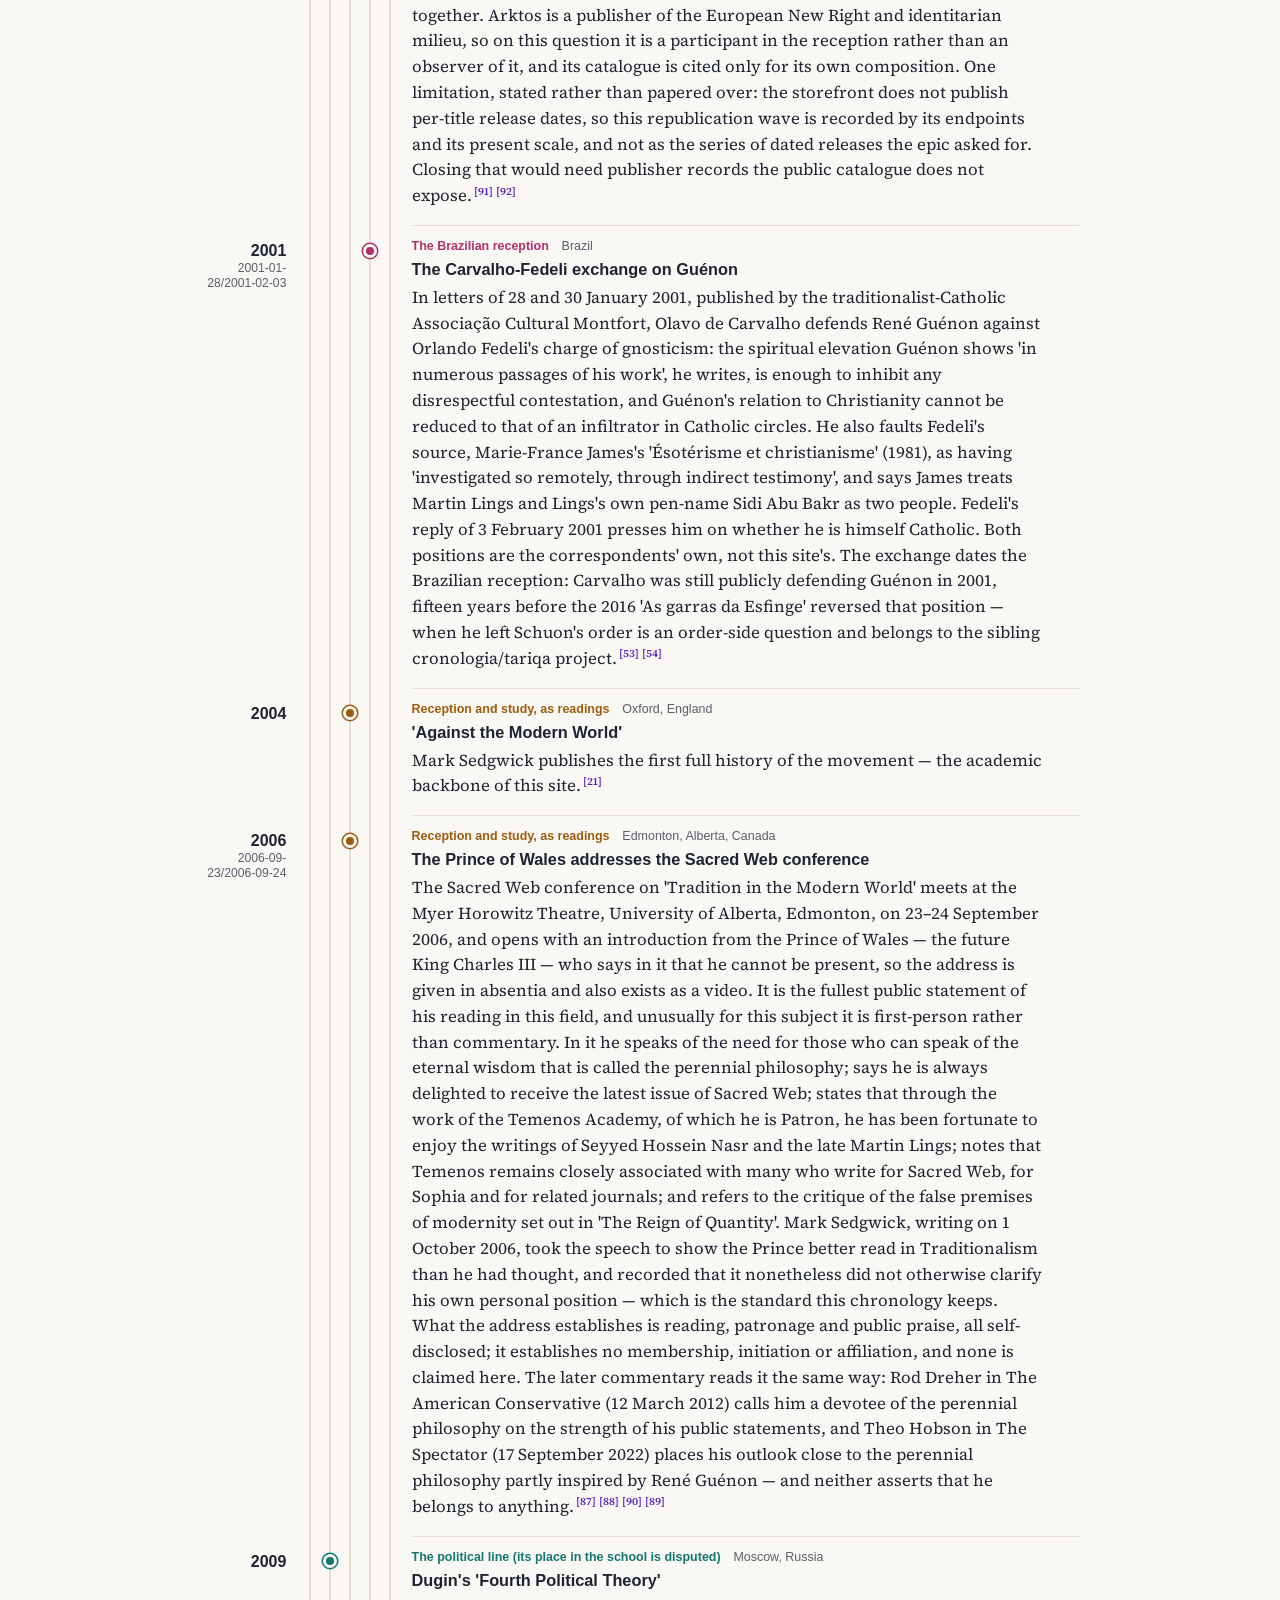
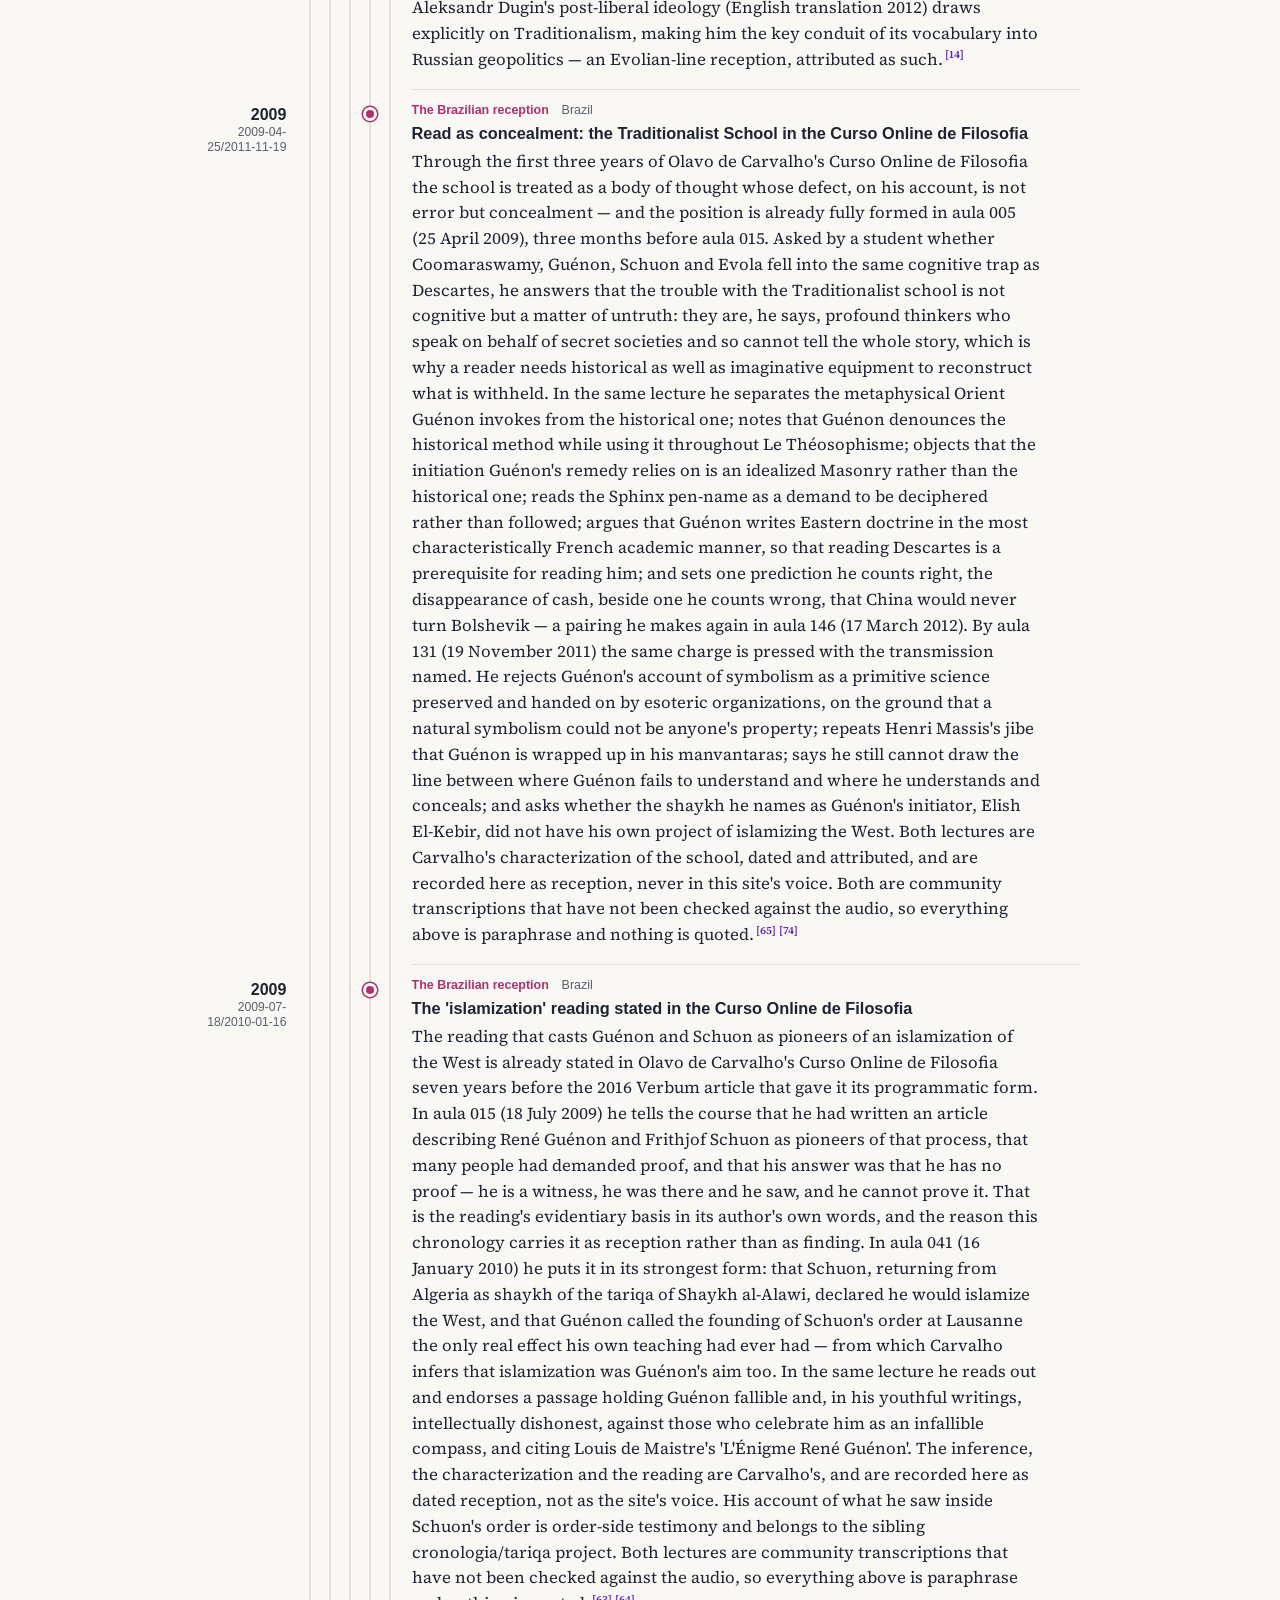
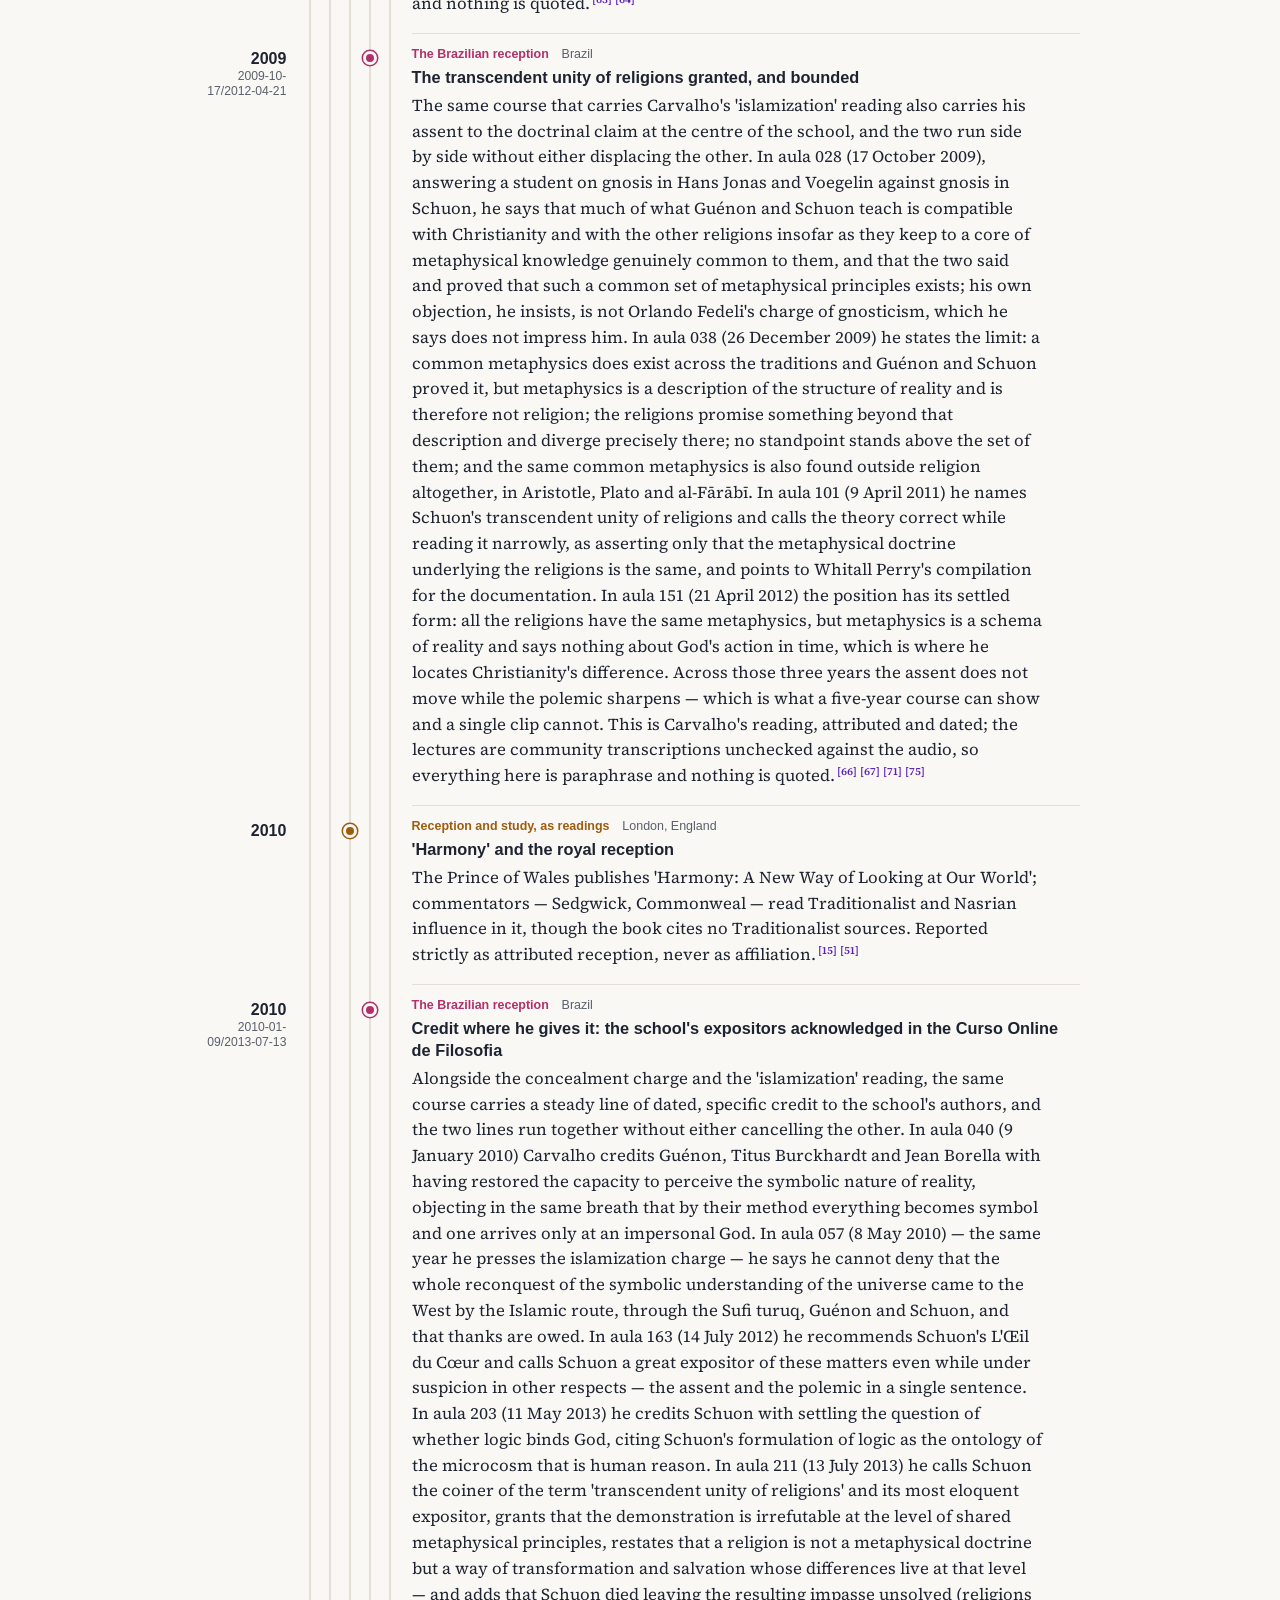
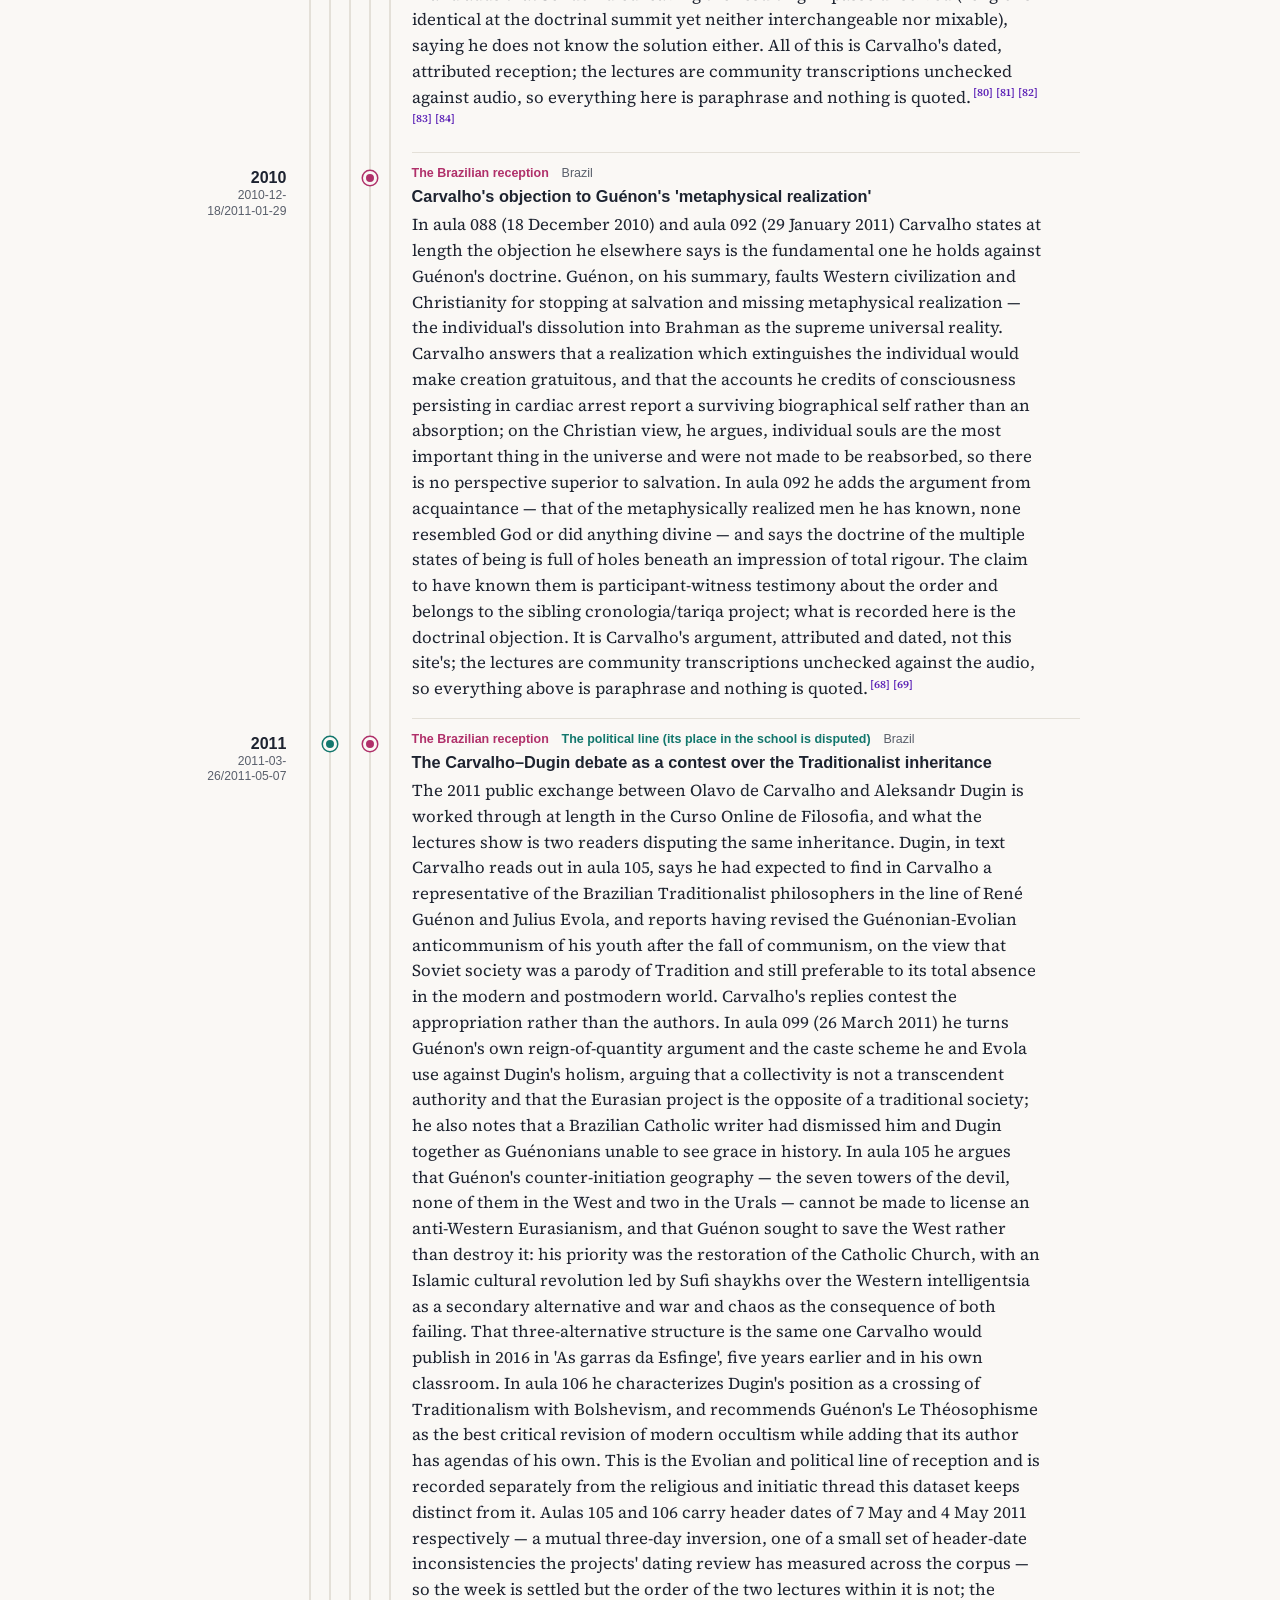
<file: docs/en/index.html>
<!DOCTYPE html>
<html lang="en">
<head>
  <meta charset="utf-8">
  <meta name="viewport" content="width=device-width, initial-scale=1">
  <title>Perennialism — Chronology</title>
  <meta name="description" content="An open, source-referenced chronology of perennialism — the Traditionalist School of René Guénon, Ananda Coomaraswamy and Frithjof Schuon — as a movement of ideas: the books, the journals, the political adaptations and the reception, from the 1920s to the school&#39;s unexpected afterlife in 21st-century politics. The Maryamiyya order&#39;s initiatic history is the sibling project cronologia/tariqa.">
  <!-- Google tag (gtag.js) -->
  <script async src="https://www.googletagmanager.com/gtag/js?id=G-R9LV1QZHVE"></script>
  <script>
    window.dataLayer = window.dataLayer || [];
    function gtag(){dataLayer.push(arguments);}
    gtag('js', new Date());
    gtag('config', 'G-R9LV1QZHVE');
  </script>
  <link rel="stylesheet" href="../styles.css">
  <script src="../river.js" defer></script>
  <script src="../cite.js" defer data-label="Reference" data-all="All references"></script>
  <link rel="canonical" href="https://cronologia.github.io/perennialism/en/">
  <link rel="alternate" hreflang="en" href="https://cronologia.github.io/perennialism/en/">
  <link rel="alternate" hreflang="es" href="https://cronologia.github.io/perennialism/es/">
  <link rel="alternate" hreflang="pt" href="https://cronologia.github.io/perennialism/pt/">
  <link rel="alternate" hreflang="x-default" href="https://cronologia.github.io/perennialism/">
  <meta property="og:type" content="website">
  <meta property="og:site_name" content="Perennialism — Chronology">
  <meta property="og:locale" content="en_US">
  <meta property="og:title" content="Perennialism — Chronology">
  <meta property="og:description" content="An open, source-referenced chronology of perennialism — the Traditionalist School of René Guénon, Ananda Coomaraswamy and Frithjof Schuon — as a movement of ideas: the books, the journals, the political adaptations and the reception, from the 1920s to the school&#39;s unexpected afterlife in 21st-century politics. The Maryamiyya order&#39;s initiatic history is the sibling project cronologia/tariqa.">
  <meta property="og:url" content="https://cronologia.github.io/perennialism/en/">
  <meta name="twitter:card" content="summary">
  <meta name="twitter:title" content="Perennialism — Chronology">
  <meta name="twitter:description" content="An open, source-referenced chronology of perennialism — the Traditionalist School of René Guénon, Ananda Coomaraswamy and Frithjof Schuon — as a movement of ideas: the books, the journals, the political adaptations and the reception, from the 1920s to the school&#39;s unexpected afterlife in 21st-century politics. The Maryamiyya order&#39;s initiatic history is the sibling project cronologia/tariqa.">
  <script type="application/ld+json">
  {
    "@context": "https://schema.org",
    "@type": "WebSite",
    "name": "Perennialism — Chronology",
    "description": "An open, source-referenced chronology of perennialism — the Traditionalist School of René Guénon, Ananda Coomaraswamy and Frithjof Schuon — as a movement of ideas: the books, the journals, the political adaptations and the reception, from the 1920s to the school's unexpected afterlife in 21st-century politics. The Maryamiyya order's initiatic history is the sibling project cronologia/tariqa.",
    "url": "https://cronologia.github.io/perennialism/en/",
    "inLanguage": "en"
  }
  </script>
</head>
<body>
  <header class="site-header">
    <div class="wrap">
      <nav class="lang-switch" aria-label="Language"><span class="lang-current" aria-current="true">EN</span><a href="../es/" hreflang="es">ES</a><a href="../pt/" hreflang="pt">PT</a></nav>
      <h1>Perennialism — Chronology</h1>
      <p class="subtitle">Chronology of the Traditionalist School as an intellectual movement (1921–present)</p>
      <p class="lead">An open, source-referenced chronology of perennialism — the Traditionalist School of René Guénon, Ananda Coomaraswamy and Frithjof Schuon — as a movement of ideas: the books, the journals, the political adaptations and the reception, from the 1920s to the school&#39;s unexpected afterlife in 21st-century politics. The Maryamiyya order&#39;s initiatic history is the sibling project cronologia/tariqa.</p>
      <p class="updated">Last updated: 2026-07-30</p>
      <div class="viz-chips">
        <a href="#lineage">🌳 Lineage tree</a>
        <a href="#branch-timeline">📚 Works timeline</a>
      </div>
    </div>
  </header>

  <nav class="site-nav">
    <div class="wrap">
      <a href="#about">About</a>
      <a href="#chronology">Chronology</a>
      <a href="#chronology-spine">Over time</a>
      <a href="#threads">Storylines</a>
      <a href="#lineage">Lineage</a>
      <a href="#branch-timeline">Works</a>
      <a href="#figures">Key figures</a>
      <a href="#organizations">Organizations</a>
      <a href="#disambiguation">Disambiguation</a>
      <a href="#references">References</a>
    </div>
  </nav>

  <main class="wrap">
    <section id="chronology-spine" class="viz">
      <h2>Events over time</h2>
      <p class="section-intro">How the record is distributed across time. Bar height is the number of recorded events in that decade; the hatched part of a bar is events whose date is not yet verified against a primary source. Select a decade to jump to it in the chronology below.</p>
      <figure class="chrono-spine">
        <div class="viz-scroll">
        <ol class="cs-track-list">
          <li class="cs-col"><a href="#decade-1540" title="1540s: 1 event"><span class="cs-count">1</span><span class="cs-track"><span class="cs-bar" style="height:10%"></span></span><span class="cs-label">1540s</span><span class="visually-hidden">1540s: 1 event</span></a></li>
          <li class="cs-break"><span class="cs-break-mark" aria-hidden="true">⸺</span><span class="cs-break-label">37 decades with no recorded events (1550–1919)</span></li>
          <li class="cs-col"><a href="#decade-1920" title="1920s: 7 events"><span class="cs-count">7</span><span class="cs-track"><span class="cs-bar" style="height:70%"></span></span><span class="cs-label">1920s</span><span class="visually-hidden">1920s: 7 events</span></a></li>
          <li class="cs-col"><a href="#decade-1930" title="1930s: 8 events"><span class="cs-count">8</span><span class="cs-track"><span class="cs-bar" style="height:80%"></span></span><span class="cs-label">1930s</span><span class="visually-hidden">1930s: 8 events</span></a></li>
          <li class="cs-col"><a href="#decade-1940" title="1940s: 5 events"><span class="cs-count">5</span><span class="cs-track"><span class="cs-bar" style="height:50%"></span></span><span class="cs-label">1940s</span><span class="visually-hidden">1940s: 5 events</span></a></li>
          <li class="cs-col"><a href="#decade-1950" title="1950s: 4 events"><span class="cs-count">4</span><span class="cs-track"><span class="cs-bar" style="height:40%"></span></span><span class="cs-label">1950s</span><span class="visually-hidden">1950s: 4 events</span></a></li>
          <li class="cs-col"><a href="#decade-1960" title="1960s: 2 events"><span class="cs-count">2</span><span class="cs-track"><span class="cs-bar" style="height:20%"></span></span><span class="cs-label">1960s</span><span class="visually-hidden">1960s: 2 events</span></a></li>
          <li class="cs-col"><a href="#decade-1970" title="1970s: 1 event"><span class="cs-count">1</span><span class="cs-track"><span class="cs-bar" style="height:10%"></span></span><span class="cs-label">1970s</span><span class="visually-hidden">1970s: 1 event</span></a></li>
          <li class="cs-col"><a href="#decade-1980" title="1980s: 3 events"><span class="cs-count">3</span><span class="cs-track"><span class="cs-bar" style="height:30%"></span></span><span class="cs-label">1980s</span><span class="visually-hidden">1980s: 3 events</span></a></li>
          <li class="cs-col"><a href="#decade-1990" title="1990s: 2 events"><span class="cs-count">2</span><span class="cs-track"><span class="cs-bar" style="height:20%"></span></span><span class="cs-label">1990s</span><span class="visually-hidden">1990s: 2 events</span></a></li>
          <li class="cs-col"><a href="#decade-2000" title="2000s: 7 events"><span class="cs-count">7</span><span class="cs-track"><span class="cs-bar" style="height:70%"></span></span><span class="cs-label">2000s</span><span class="visually-hidden">2000s: 7 events</span></a></li>
          <li class="cs-col"><a href="#decade-2010" title="2010s: 10 events"><span class="cs-count">10</span><span class="cs-track"><span class="cs-bar" style="height:100%"></span></span><span class="cs-label">2010s</span><span class="visually-hidden">2010s: 10 events</span></a></li>
          <li class="cs-col"><a href="#decade-2020" title="2020s: 3 events"><span class="cs-count">3</span><span class="cs-track"><span class="cs-bar" style="height:30%"></span></span><span class="cs-label">2020s</span><span class="visually-hidden">2020s: 3 events</span></a></li>
        </ol>
        </div>
        <figcaption>53 events, 1540–2023. Gaps are shown as explicit breaks, never compressed away.</figcaption>
      </figure>
    </section>

    <section id="threads" class="viz">
      <h2>Parallel storylines</h2>
      <p class="section-intro">The chronology read as parallel storylines: one row per lane, one column per decade, each cell the number of that lane’s events in that decade. An event that belongs to several storylines is counted in each, so the rows sum to more than the number of events. Select a number to jump to that decade in the chronology.</p>
      <p class="notice notice-attribution">These lanes are an editorial reading of this chronology, not a neutral index. Charting a school of IDEAS carries a risk the institutional chronologies do not: to periodize a body of thought is largely to periodize its RECEPTION, and how this school should be received is the contested question itself. So three things are stated rather than implied. There is no lane splitting &#39;the school&#39; from &#39;its critics&#39; — that division would manufacture a symmetry the sources do not support. The lane holding the political line is labelled as disputed, because whether Evola belongs INSIDE this school or among its appropriations is precisely what the sources argue about, and a lane cannot be allowed to settle it by filing. And the reception lanes hold READINGS, which the dataset&#39;s own titles already mark as such (&#39;Read as concealment…&#39;, &quot;the &#39;islamization&#39; reading&quot;). Events belong to several lanes where they belong to several storylines. What was considered and left out, and why, is recorded on issue #46.</p>
      <figure class="swimlanes">
        <div class="viz-scroll">
        <table class="sw-grid">
          <thead>
            <tr><th scope="col">Storyline</th><th scope="col">1540s</th><th scope="col" class="sw-break" title="37 decades with no recorded events (1550–1919)"><span aria-hidden="true">⸺</span><span class="visually-hidden">37 decades with no recorded events (1550–1919)</span></th><th scope="col">1920s</th><th scope="col">1930s</th><th scope="col">1940s</th><th scope="col">1950s</th><th scope="col">1960s</th><th scope="col">1970s</th><th scope="col">1980s</th><th scope="col">1990s</th><th scope="col">2000s</th><th scope="col">2010s</th><th scope="col">2020s</th><th scope="col" class="sw-total">Events</th></tr>
          </thead>
          <tbody>
          <tr>
            <th scope="row">The school&#39;s own authors and works</th>
            <td class="sw-cell sw-zero"><span class="visually-hidden">The school&#39;s own authors and works, 1540s: no recorded events</span></td><td class="sw-break"></td><td class="sw-cell sw-i4"><a href="#decade-1920" title="The school&#39;s own authors and works, 1920s: 7 events">7<span class="visually-hidden">The school&#39;s own authors and works, 1920s: 7 events</span></a></td><td class="sw-cell sw-i3"><a href="#decade-1930" title="The school&#39;s own authors and works, 1930s: 5 events">5<span class="visually-hidden">The school&#39;s own authors and works, 1930s: 5 events</span></a></td><td class="sw-cell sw-i2"><a href="#decade-1940" title="The school&#39;s own authors and works, 1940s: 3 events">3<span class="visually-hidden">The school&#39;s own authors and works, 1940s: 3 events</span></a></td><td class="sw-cell sw-i2"><a href="#decade-1950" title="The school&#39;s own authors and works, 1950s: 3 events">3<span class="visually-hidden">The school&#39;s own authors and works, 1950s: 3 events</span></a></td><td class="sw-cell sw-i1"><a href="#decade-1960" title="The school&#39;s own authors and works, 1960s: 1 event">1<span class="visually-hidden">The school&#39;s own authors and works, 1960s: 1 event</span></a></td><td class="sw-cell sw-i1"><a href="#decade-1970" title="The school&#39;s own authors and works, 1970s: 1 event">1<span class="visually-hidden">The school&#39;s own authors and works, 1970s: 1 event</span></a></td><td class="sw-cell sw-i2"><a href="#decade-1980" title="The school&#39;s own authors and works, 1980s: 3 events">3<span class="visually-hidden">The school&#39;s own authors and works, 1980s: 3 events</span></a></td><td class="sw-cell sw-i1"><a href="#decade-1990" title="The school&#39;s own authors and works, 1990s: 1 event">1<span class="visually-hidden">The school&#39;s own authors and works, 1990s: 1 event</span></a></td><td class="sw-cell sw-zero"><span class="visually-hidden">The school&#39;s own authors and works, 2000s: no recorded events</span></td><td class="sw-cell sw-zero"><span class="visually-hidden">The school&#39;s own authors and works, 2010s: no recorded events</span></td><td class="sw-cell sw-zero"><span class="visually-hidden">The school&#39;s own authors and works, 2020s: no recorded events</span></td>
            <td class="sw-total">24</td>
          </tr>
          <tr>
            <th scope="row">The political line (its place in the school is disputed)</th>
            <td class="sw-cell sw-zero"><span class="visually-hidden">The political line (its place in the school is disputed), 1540s: no recorded events</span></td><td class="sw-break"></td><td class="sw-cell sw-i1"><a href="#decade-1920" title="The political line (its place in the school is disputed), 1920s: 1 event">1<span class="visually-hidden">The political line (its place in the school is disputed), 1920s: 1 event</span></a></td><td class="sw-cell sw-i2"><a href="#decade-1930" title="The political line (its place in the school is disputed), 1930s: 2 events">2<span class="visually-hidden">The political line (its place in the school is disputed), 1930s: 2 events</span></a></td><td class="sw-cell sw-zero"><span class="visually-hidden">The political line (its place in the school is disputed), 1940s: no recorded events</span></td><td class="sw-cell sw-i1"><a href="#decade-1950" title="The political line (its place in the school is disputed), 1950s: 1 event">1<span class="visually-hidden">The political line (its place in the school is disputed), 1950s: 1 event</span></a></td><td class="sw-cell sw-i1"><a href="#decade-1960" title="The political line (its place in the school is disputed), 1960s: 1 event">1<span class="visually-hidden">The political line (its place in the school is disputed), 1960s: 1 event</span></a></td><td class="sw-cell sw-zero"><span class="visually-hidden">The political line (its place in the school is disputed), 1970s: no recorded events</span></td><td class="sw-cell sw-zero"><span class="visually-hidden">The political line (its place in the school is disputed), 1980s: no recorded events</span></td><td class="sw-cell sw-i1"><a href="#decade-1990" title="The political line (its place in the school is disputed), 1990s: 1 event">1<span class="visually-hidden">The political line (its place in the school is disputed), 1990s: 1 event</span></a></td><td class="sw-cell sw-i1"><a href="#decade-2000" title="The political line (its place in the school is disputed), 2000s: 1 event">1<span class="visually-hidden">The political line (its place in the school is disputed), 2000s: 1 event</span></a></td><td class="sw-cell sw-i2"><a href="#decade-2010" title="The political line (its place in the school is disputed), 2010s: 2 events">2<span class="visually-hidden">The political line (its place in the school is disputed), 2010s: 2 events</span></a></td><td class="sw-cell sw-i1"><a href="#decade-2020" title="The political line (its place in the school is disputed), 2020s: 1 event">1<span class="visually-hidden">The political line (its place in the school is disputed), 2020s: 1 event</span></a></td>
            <td class="sw-total">10</td>
          </tr>
          <tr>
            <th scope="row">Reception and study, as readings</th>
            <td class="sw-cell sw-zero"><span class="visually-hidden">Reception and study, as readings, 1540s: no recorded events</span></td><td class="sw-break"></td><td class="sw-cell sw-i1"><a href="#decade-1920" title="Reception and study, as readings, 1920s: 1 event">1<span class="visually-hidden">Reception and study, as readings, 1920s: 1 event</span></a></td><td class="sw-cell sw-zero"><span class="visually-hidden">Reception and study, as readings, 1930s: no recorded events</span></td><td class="sw-cell sw-zero"><span class="visually-hidden">Reception and study, as readings, 1940s: no recorded events</span></td><td class="sw-cell sw-i1"><a href="#decade-1950" title="Reception and study, as readings, 1950s: 1 event">1<span class="visually-hidden">Reception and study, as readings, 1950s: 1 event</span></a></td><td class="sw-cell sw-zero"><span class="visually-hidden">Reception and study, as readings, 1960s: no recorded events</span></td><td class="sw-cell sw-zero"><span class="visually-hidden">Reception and study, as readings, 1970s: no recorded events</span></td><td class="sw-cell sw-i2"><a href="#decade-1980" title="Reception and study, as readings, 1980s: 2 events">2<span class="visually-hidden">Reception and study, as readings, 1980s: 2 events</span></a></td><td class="sw-cell sw-i1"><a href="#decade-1990" title="Reception and study, as readings, 1990s: 1 event">1<span class="visually-hidden">Reception and study, as readings, 1990s: 1 event</span></a></td><td class="sw-cell sw-i2"><a href="#decade-2000" title="Reception and study, as readings, 2000s: 2 events">2<span class="visually-hidden">Reception and study, as readings, 2000s: 2 events</span></a></td><td class="sw-cell sw-i2"><a href="#decade-2010" title="Reception and study, as readings, 2010s: 3 events">3<span class="visually-hidden">Reception and study, as readings, 2010s: 3 events</span></a></td><td class="sw-cell sw-i2"><a href="#decade-2020" title="Reception and study, as readings, 2020s: 2 events">2<span class="visually-hidden">Reception and study, as readings, 2020s: 2 events</span></a></td>
            <td class="sw-total">12</td>
          </tr>
          <tr>
            <th scope="row">The Brazilian reception</th>
            <td class="sw-cell sw-zero"><span class="visually-hidden">The Brazilian reception, 1540s: no recorded events</span></td><td class="sw-break"></td><td class="sw-cell sw-zero"><span class="visually-hidden">The Brazilian reception, 1920s: no recorded events</span></td><td class="sw-cell sw-zero"><span class="visually-hidden">The Brazilian reception, 1930s: no recorded events</span></td><td class="sw-cell sw-zero"><span class="visually-hidden">The Brazilian reception, 1940s: no recorded events</span></td><td class="sw-cell sw-zero"><span class="visually-hidden">The Brazilian reception, 1950s: no recorded events</span></td><td class="sw-cell sw-zero"><span class="visually-hidden">The Brazilian reception, 1960s: no recorded events</span></td><td class="sw-cell sw-zero"><span class="visually-hidden">The Brazilian reception, 1970s: no recorded events</span></td><td class="sw-cell sw-zero"><span class="visually-hidden">The Brazilian reception, 1980s: no recorded events</span></td><td class="sw-cell sw-zero"><span class="visually-hidden">The Brazilian reception, 1990s: no recorded events</span></td><td class="sw-cell sw-i3"><a href="#decade-2000" title="The Brazilian reception, 2000s: 4 events">4<span class="visually-hidden">The Brazilian reception, 2000s: 4 events</span></a></td><td class="sw-cell sw-i4"><a href="#decade-2010" title="The Brazilian reception, 2010s: 7 events">7<span class="visually-hidden">The Brazilian reception, 2010s: 7 events</span></a></td><td class="sw-cell sw-i1"><a href="#decade-2020" title="The Brazilian reception, 2020s: 1 event">1<span class="visually-hidden">The Brazilian reception, 2020s: 1 event</span></a></td>
            <td class="sw-total">12</td>
          </tr>
          <tr>
            <th scope="row">Adjacent coinages and parallels</th>
            <td class="sw-cell sw-i1"><a href="#decade-1540" title="Adjacent coinages and parallels, 1540s: 1 event">1<span class="visually-hidden">Adjacent coinages and parallels, 1540s: 1 event</span></a></td><td class="sw-break"></td><td class="sw-cell sw-zero"><span class="visually-hidden">Adjacent coinages and parallels, 1920s: no recorded events</span></td><td class="sw-cell sw-i1"><a href="#decade-1930" title="Adjacent coinages and parallels, 1930s: 1 event">1<span class="visually-hidden">Adjacent coinages and parallels, 1930s: 1 event</span></a></td><td class="sw-cell sw-i2"><a href="#decade-1940" title="Adjacent coinages and parallels, 1940s: 2 events">2<span class="visually-hidden">Adjacent coinages and parallels, 1940s: 2 events</span></a></td><td class="sw-cell sw-zero"><span class="visually-hidden">Adjacent coinages and parallels, 1950s: no recorded events</span></td><td class="sw-cell sw-zero"><span class="visually-hidden">Adjacent coinages and parallels, 1960s: no recorded events</span></td><td class="sw-cell sw-zero"><span class="visually-hidden">Adjacent coinages and parallels, 1970s: no recorded events</span></td><td class="sw-cell sw-zero"><span class="visually-hidden">Adjacent coinages and parallels, 1980s: no recorded events</span></td><td class="sw-cell sw-zero"><span class="visually-hidden">Adjacent coinages and parallels, 1990s: no recorded events</span></td><td class="sw-cell sw-zero"><span class="visually-hidden">Adjacent coinages and parallels, 2000s: no recorded events</span></td><td class="sw-cell sw-zero"><span class="visually-hidden">Adjacent coinages and parallels, 2010s: no recorded events</span></td><td class="sw-cell sw-zero"><span class="visually-hidden">Adjacent coinages and parallels, 2020s: no recorded events</span></td>
            <td class="sw-total">4</td>
          </tr>
          </tbody>
        </table>
        </div>
        <figcaption>53 events across 5 lanes, 1540–2023 · 62 lane assignments, because an event may belong to more than one storyline. Gaps are shown as explicit breaks, never compressed away.</figcaption>
      </figure>
      <details class="sw-bases" open>
        <summary>What each lane is grounded in</summary>
        <ol class="branch-notes">
            <li><strong>The school&#39;s own authors and works</strong> — The books, journals and authorial events this chronology records as the school&#39;s own output — Guénon, Coomaraswamy, Schuon, Burckhardt, Pallis, Lings, Nasr, Études Traditionnelles and Temenos — together with the biographical moments that bear on that output (Cairo 1930, the deaths of 1947 and 1951). Membership here follows what the dataset already presents as the school&#39;s corpus; it is not a judgement about who is a &#39;real&#39; Traditionalist.<sup class="cite"><a href="#ref-21" title="Reference 21">[21]</a></sup></li>
            <li><strong>The political line (its place in the school is disputed)</strong> — Evola&#39;s works and trial, Dugin, and the Bannon episode. The lane exists because this dataset records a DOCUMENTED FAULT LINE, not because we have decided the question: Guénon&#39;s 1929 assertion of the sacerdotal over the royal and Evola&#39;s 1934 inversion of it are in the record as an explicit disagreement, and 1929 therefore carries this lane as well as the school&#39;s. Whether Evola is inside the school or among its appropriations is argued in the sources; the label says the placement is disputed so the lane cannot be read as settling it.<sup class="cite"><a href="#ref-21" title="Reference 21">[21]</a> <a href="#ref-28" title="Reference 28">[28]</a></sup></li>
            <li><strong>Reception and study, as readings</strong> — How others read, studied, taught and honoured the school: academic treatments (Sedgwick 2004 and 2023, Hanegraaff 2012), a Catholic review carrying Guénon in 1925, teaching reach (Smith 1958), a Gifford lectureship, and elite reception (the Sacred Web address and &#39;Harmony&#39;). These are readings, not verdicts, and the dataset&#39;s own event titles already mark them as readings — the lane keeps that framing rather than flattening them into findings.<sup class="cite"><a href="#ref-21" title="Reference 21">[21]</a> <a href="#ref-27" title="Reference 27">[27]</a></sup></li>
            <li><strong>The Brazilian reception</strong> — The Carvalho material — the 2001 Montfort exchange, the Curso Online de Filosofia readings of 2009–2014, the 2016 programmatic statement, and the 2022 Brazilian translations. This is reception too, and it is separated from the reception lane only because it is by far this repo&#39;s largest and most finely dated strand, not because it is a different kind of act. Each entry is a reading attributed to its author, several of which the dataset records him advancing and elsewhere qualifying.</li>
            <li><strong>Adjacent coinages and parallels</strong> — Terms and currents that share this school&#39;s vocabulary or people without being its work: Steuco&#39;s 1540 coinage of philosophia perennis, four centuries earlier and for a different thesis; Huxley&#39;s 1945 bestseller under the same phrase; and the organic-farming coinage that came out of the 1939 Betteshanger school. Grouping them says they are adjacent, and the lane exists so that adjacency is visible rather than being mistaken for lineage.</li>
        </ol>
      </details>
    </section>

    <section id="about">
      <h2>About</h2>
      <p class="notice">This is a work-in-progress dataset about a contested intellectual lineage whose political receptions are actively disputed. Every fact is cited; dates the sources dispute are flagged with a ? mark; and every characterization — above all about the Evola line, the alt-right reception, contested affiliations (Eliade) and living figures — is attributed to the scholar or actor making it, never asserted in the site&#39;s own voice. Corrections against published sources are welcome.</p>
      <dl class="facts">
        <dt>What it is</dt>
        <dd>The <a class="glossary-link" href="https://cronologia.github.io/glossary/traditionalist-school/">Traditionalist School</a>: the current of thought founded by René Guénon and developed by Ananda Coomaraswamy and Frithjof Schuon, holding that all orthodox religions transmit one primordial, perennial truth — and that modernity is the story of its loss.<sup class="cite"><a href="#ref-1" title="Reference 1">[1]</a></sup></dd>
        <dt>Founding corpus</dt>
        <dd>Guénon&#39;s books of 1921–1945, from the &#39;Introduction générale&#39; to &#39;The Reign of Quantity&#39;; Coomaraswamy&#39;s metaphysical essays after 1932; Schuon&#39;s &#39;The Transcendent Unity of Religions&#39; (1948).<sup class="cite"><a href="#ref-3" title="Reference 3">[3]</a> <a href="#ref-4" title="Reference 4">[4]</a> <a href="#ref-6" title="Reference 6">[6]</a></sup></dd>
        <dt>House journal</dt>
        <dd>Études Traditionnelles (Paris, 1936–1992) — the renamed Le Voile d&#39;Isis (founded 1889), dominated by Guénon and his school for over half a century.<sup class="cite"><a href="#ref-19" title="Reference 19">[19]</a> <a href="#ref-20" title="Reference 20">[20]</a></sup></dd>
        <dt>The two lines</dt>
        <dd>Schuon&#39;s religious-metaphysical line (which organized as the Maryamiyya order — see the sibling tariqa project) and Julius Evola&#39;s political-heroic adaptation, whose postwar radical-right reception runs to Dugin, the alt-right and the Bannon episode — every link in that chain attributed.<sup class="cite"><a href="#ref-5" title="Reference 5">[5]</a> <a href="#ref-22" title="Reference 22">[22]</a></sup></dd>
        <dt>The name&#39;s traps</dt>
        <dd>&#39;<a class="glossary-link" href="https://cronologia.github.io/glossary/philosophia-perennis/">Perennial philosophy</a>&#39; predates and exceeds the school: Steuco coined it in 1540, Leibniz reused it, neo-Scholastics applied it to Thomism, and Aldous Huxley&#39;s 1945 bestseller made it mean a universalist mysticism the Guénonians rejected. This site is about the Guénonian school; the others appear only for disambiguation.<sup class="cite"><a href="#ref-2" title="Reference 2">[2]</a> <a href="#ref-46" title="Reference 46">[46]</a></sup></dd>
        <dt>Scholarship</dt>
        <dd>Mark Sedgwick&#39;s &#39;Against the Modern World&#39; (2004) and &#39;Traditionalism&#39; (2023) are the academic backbone; Wouter Hanegraaff situates the school critically within the study of Western esotericism; Benjamin Teitelbaum&#39;s &#39;War for Eternity&#39; (2020) covers the political chapter — with reviewers disputing how coherent that network really is.<sup class="cite"><a href="#ref-21" title="Reference 21">[21]</a> <a href="#ref-22" title="Reference 22">[22]</a> <a href="#ref-27" title="Reference 27">[27]</a> <a href="#ref-49" title="Reference 49">[49]</a></sup></dd>
      </dl>
    </section>

    <section id="chronology" class="river rv-lanes">
      <h2>Chronology</h2>
      <p class="section-intro">Key events in chronological order. A <span class="flag">?</span> flag marks
      dates not yet verified against a primary source.</p>
      <div class="rv-bar">
        <div class="rv-controls" role="group" aria-label="Filter the chronology" hidden>
          <label class="rv-chip rv-l0"><input type="checkbox" data-lane="school" checked><span class="rv-sw"></span>The school&#39;s own authors and works</label>
          <label class="rv-chip rv-l1"><input type="checkbox" data-lane="political-line" checked><span class="rv-sw"></span>The political line (its place in the school is disputed)</label>
          <label class="rv-chip rv-l2"><input type="checkbox" data-lane="reception" checked><span class="rv-sw"></span>Reception and study, as readings</label>
          <label class="rv-chip rv-l3"><input type="checkbox" data-lane="brazil" checked><span class="rv-sw"></span>The Brazilian reception</label>
          <label class="rv-chip rv-l4"><input type="checkbox" data-lane="adjacent" checked><span class="rv-sw"></span>Adjacent coinages and parallels</label>
          <label class="rv-chip rv-firm"><input type="checkbox" data-firm><span class="rv-sw"></span>Firm dates only</label>
          <label class="rv-find">Find <input type="search" autocomplete="off"></label>
          <p class="rv-status" aria-live="polite" data-all="all {n} events" data-some="{n} of {total} events shown" data-reading="Reading"></p>
        </div>
        <svg class="rv-ribbon" viewBox="-4 0 1008 73" preserveAspectRatio="xMinYMid meet" role="img" aria-label="Overview of all 53 events in 5 storylines; long gaps in the record are drawn as breaks">
          <rect class="rv-row" x="0" y="2" width="1000" height="9"/><rect class="rv-row" x="0" y="13" width="1000" height="9"/><rect class="rv-row" x="0" y="24" width="1000" height="9"/><rect class="rv-row" x="0" y="35" width="1000" height="9"/><rect class="rv-row" x="0" y="46" width="1000" height="9"/><rect class="rv-brk" x="88" y="2" width="4" height="53"><title>37 decades with no recorded events (1550–1919)</title></rect>
          <line class="rv-tick rv-l4" data-i="0" x1="4.1" x2="4.1" y1="47.5" y2="53.5"/><line class="rv-tick rv-l0" data-i="1" x1="110.3" x2="110.3" y1="3.5" y2="9.5"/><line class="rv-tick rv-l0" data-i="2" x1="126.7" x2="126.7" y1="3.5" y2="9.5"/><line class="rv-tick rv-l0" data-i="3" x1="134.9" x2="134.9" y1="3.5" y2="9.5"/><line class="rv-tick rv-l0" data-i="4" x1="143.1" x2="143.1" y1="3.5" y2="9.5"/><line class="rv-tick rv-l0" data-i="5" x1="143.1" x2="143.1" y1="3.5" y2="9.5"/><line class="rv-tick rv-l2" data-i="5" x1="143.1" x2="143.1" y1="25.5" y2="31.5"/><line class="rv-tick rv-l0" data-i="6" x1="159.5" x2="159.5" y1="3.5" y2="9.5"/><line class="rv-tick rv-l0" data-i="7" x1="175.9" x2="175.9" y1="3.5" y2="9.5"/><line class="rv-tick rv-l1" data-i="7" x1="175.9" x2="175.9" y1="14.5" y2="20.5"/><line class="rv-tick rv-l0" data-i="8" x1="184.1" x2="184.1" y1="3.5" y2="9.5"/><line class="rv-tick rv-l0" data-i="9" x1="200.5" x2="200.5" y1="3.5" y2="9.5"/><line class="rv-tick rv-l1" data-i="10" x1="216.9" x2="216.9" y1="14.5" y2="20.5"/><line class="rv-tick rv-l0" data-i="11" x1="225.1" x2="225.1" y1="3.5" y2="9.5"/><line class="rv-tick rv-l0" data-i="12" x1="233.3" x2="233.3" y1="3.5" y2="9.5"/><line class="rv-tick rv-l1" data-i="13" x1="249.7" x2="249.7" y1="14.5" y2="20.5"/><line class="rv-tick rv-l0" data-i="14" x1="257.9" x2="257.9" y1="3.5" y2="9.5"/><line class="rv-tick rv-l4" data-i="15" x1="257.9" x2="257.9" y1="47.5" y2="53.5"/><line class="rv-tick rv-l4" data-i="16" x1="266.1" x2="266.1" y1="47.5" y2="53.5"/><line class="rv-tick rv-l0" data-i="17" x1="307.1" x2="307.1" y1="3.5" y2="9.5"/><line class="rv-tick rv-l4" data-i="18" x1="307.1" x2="307.1" y1="47.5" y2="53.5"/><line class="rv-tick rv-l0" data-i="19" x1="323.5" x2="323.5" y1="3.5" y2="9.5"/><line class="rv-tick rv-l0" data-i="20" x1="331.7" x2="331.7" y1="3.5" y2="9.5"/><line class="rv-tick rv-l0" data-i="21" x1="356.3" x2="356.3" y1="3.5" y2="9.5"/><line class="rv-tick rv-l1" data-i="22" x1="356.3" x2="356.3" y1="14.5" y2="20.5"/><line class="rv-tick rv-l0" data-i="23" x1="413.7" x2="413.7" y1="3.5" y2="9.5"/><line class="rv-tick rv-l0" data-i="24" x1="413.7" x2="413.7" y1="3.5" y2="9.5"/><line class="rv-tick rv-l2" data-i="24" x1="413.7" x2="413.7" y1="25.5" y2="31.5"/><line class="rv-tick rv-l1" data-i="25" x1="438.3" x2="438.3" y1="14.5" y2="20.5"/><line class="rv-tick rv-l0" data-i="26" x1="438.3" x2="438.3" y1="3.5" y2="9.5"/><line class="rv-tick rv-l0" data-i="27" x1="553.1" x2="553.1" y1="3.5" y2="9.5"/><line class="rv-tick rv-l0" data-i="28" x1="594.1" x2="594.1" y1="3.5" y2="9.5"/><line class="rv-tick rv-l0" data-i="29" x1="602.3" x2="602.3" y1="3.5" y2="9.5"/><line class="rv-tick rv-l2" data-i="29" x1="602.3" x2="602.3" y1="25.5" y2="31.5"/><line class="rv-tick rv-l0" data-i="30" x1="618.7" x2="618.7" y1="3.5" y2="9.5"/><line class="rv-tick rv-l2" data-i="30" x1="618.7" x2="618.7" y1="25.5" y2="31.5"/><line class="rv-tick rv-l0" data-i="31" x1="692.5" x2="692.5" y1="3.5" y2="9.5"/><line class="rv-tick rv-l1" data-i="32" x1="717.1" x2="717.1" y1="14.5" y2="20.5"/><line class="rv-tick rv-l2" data-i="32" x1="717.1" x2="717.1" y1="25.5" y2="31.5"/><line class="rv-tick rv-l3" data-i="33" x1="766.3" x2="766.3" y1="36.5" y2="42.5"/><line class="rv-tick rv-l2" data-i="34" x1="790.9" x2="790.9" y1="25.5" y2="31.5"/><line class="rv-tick rv-l2" data-i="35" x1="807.3" x2="807.3" y1="25.5" y2="31.5"/><line class="rv-tick rv-l1" data-i="36" x1="831.9" x2="831.9" y1="14.5" y2="20.5"/><line class="rv-tick rv-l3" data-i="37" x1="831.9" x2="831.9" y1="36.5" y2="42.5"/><line class="rv-tick rv-l3" data-i="38" x1="831.9" x2="831.9" y1="36.5" y2="42.5"/><line class="rv-tick rv-l3" data-i="39" x1="831.9" x2="831.9" y1="36.5" y2="42.5"/><line class="rv-tick rv-l2" data-i="40" x1="840.1" x2="840.1" y1="25.5" y2="31.5"/><line class="rv-tick rv-l3" data-i="41" x1="840.1" x2="840.1" y1="36.5" y2="42.5"/><line class="rv-tick rv-l3" data-i="42" x1="840.1" x2="840.1" y1="36.5" y2="42.5"/><line class="rv-tick rv-l3" data-i="43" x1="848.3" x2="848.3" y1="36.5" y2="42.5"/><line class="rv-tick rv-l1" data-i="43" x1="848.3" x2="848.3" y1="14.5" y2="20.5"/><line class="rv-tick rv-l2" data-i="44" x1="856.5" x2="856.5" y1="25.5" y2="31.5"/><line class="rv-tick rv-l3" data-i="45" x1="864.7" x2="864.7" y1="36.5" y2="42.5"/><line class="rv-tick rv-l3" data-i="46" x1="864.7" x2="864.7" y1="36.5" y2="42.5"/><line class="rv-tick rv-l2" data-i="46" x1="864.7" x2="864.7" y1="25.5" y2="31.5"/><line class="rv-tick rv-l3" data-i="47" x1="872.9" x2="872.9" y1="36.5" y2="42.5"/><line class="rv-tick rv-l3" data-i="48" x1="889.3" x2="889.3" y1="36.5" y2="42.5"/><line class="rv-tick rv-l1" data-i="49" x1="897.5" x2="897.5" y1="14.5" y2="20.5"/><line class="rv-tick rv-l1" data-i="50" x1="922.1" x2="922.1" y1="14.5" y2="20.5"/><line class="rv-tick rv-l2" data-i="50" x1="922.1" x2="922.1" y1="25.5" y2="31.5"/><line class="rv-tick rv-l3" data-i="51" x1="938.5" x2="938.5" y1="36.5" y2="42.5"/><line class="rv-tick rv-l2" data-i="52" x1="946.7" x2="946.7" y1="25.5" y2="31.5"/>
          <text class="rv-axis" x="0" y="70" text-anchor="start">1540</text><text class="rv-axis" x="98" y="70" text-anchor="start">1921</text><text class="rv-axis" x="1000" y="70" text-anchor="end">2023</text><rect class="rv-win" x="0" y="0" width="0" height="57"/>
        </svg>
      </div>
      <ol class="rv-list" style="--lanes:5">
        <li class="rv-e" id="decade-1540" data-i="0" data-lanes="adjacent" data-decade="1540s">
          <div class="rv-year">1540</div>
          <div class="rv-node" aria-hidden="true"><i class="rv-l4" style="--k:4"></i></div>
          <div class="rv-card">
            <p class="rv-kick"><span class="rv-lane rv-l4">Adjacent coinages and parallels</span><span>Italy</span></p>
            <h3>Steuco coins &#39;philosophia perennis&#39;</h3>
            <p class="rv-text">Agostino Steuco&#39;s &#39;De perenni philosophia&#39; introduces the term — for a continuity thesis inside Christian Platonism, centuries before and apart from the Guénonian school.<sup class="cite"><a href="#ref-46" title="Reference 46">[46]</a> <a href="#ref-2" title="Reference 2">[2]</a></sup></p>
          </div>
        </li>
        <li class="rv-gap"><span>37 decades with no recorded events (1550–1919)</span></li>
        <li class="rv-e" id="decade-1920" data-i="1" data-lanes="school" data-decade="1920s">
          <div class="rv-year">1921</div>
          <div class="rv-node" aria-hidden="true"><i class="rv-l0" style="--k:0"></i></div>
          <div class="rv-card">
            <p class="rv-kick"><span class="rv-lane rv-l0">The school&#39;s own authors and works</span><span>Paris, France</span></p>
            <h3>Guénon&#39;s first books</h3>
            <p class="rv-text">&#39;Introduction générale à l&#39;étude des doctrines hindoues&#39; frames &#39;Tradition&#39; against modernity; &#39;Le Théosophisme&#39; separates the school-to-be from occultism and Theosophy.<sup class="cite"><a href="#ref-3" title="Reference 3">[3]</a></sup></p>
          </div>
        </li>
        <li class="rv-e" data-i="2" data-lanes="school" data-decade="1920s">
          <div class="rv-year">1923</div>
          <div class="rv-node" aria-hidden="true"><i class="rv-l0" style="--k:0"></i></div>
          <div class="rv-card">
            <p class="rv-kick"><span class="rv-lane rv-l0">The school&#39;s own authors and works</span><span>Paris, France</span></p>
            <h3>&#39;L&#39;Erreur spirite&#39;</h3>
            <p class="rv-text">Guénon&#39;s companion polemic against Spiritism completes the boundary-drawing against the occult milieu.<sup class="cite"><a href="#ref-3" title="Reference 3">[3]</a> <a href="#ref-45" title="Reference 45">[45]</a></sup></p>
          </div>
        </li>
        <li class="rv-e" data-i="3" data-lanes="school" data-decade="1920s">
          <div class="rv-year">1924</div>
          <div class="rv-node" aria-hidden="true"><i class="rv-l0" style="--k:0"></i></div>
          <div class="rv-card">
            <p class="rv-kick"><span class="rv-lane rv-l0">The school&#39;s own authors and works</span><span>Paris, France</span></p>
            <h3>&#39;Orient et Occident&#39;</h3>
            <p class="rv-text">Guénon&#39;s program for a Western elite reoriented by Eastern metaphysics — and his break with the Catholic intellectuals among whom he had first written.<sup class="cite"><a href="#ref-3" title="Reference 3">[3]</a></sup></p>
          </div>
        </li>
        <li class="rv-e" data-i="4" data-lanes="school" data-decade="1920s">
          <div class="rv-year">1925</div>
          <div class="rv-node" aria-hidden="true"><i class="rv-l0" style="--k:0"></i></div>
          <div class="rv-card">
            <p class="rv-kick"><span class="rv-lane rv-l0">The school&#39;s own authors and works</span><span>Paris, France</span></p>
            <h3>&#39;L&#39;Homme et son devenir selon le Vêdânta&#39;</h3>
            <p class="rv-text">Guénon&#39;s central metaphysical exposition, published in 1925 by Bossard (Paris) — confirmed against the French Wikipedia bibliographic record and Zoccatelli&#39;s CESNUR study, which both date the first edition to 1925; the &#39;1927&#39; of a derived source was an error.<sup class="cite"><a href="#ref-40" title="Reference 40">[40]</a> <a href="#ref-41" title="Reference 41">[41]</a> <a href="#ref-3" title="Reference 3">[3]</a></sup></p>
          </div>
        </li>
        <li class="rv-e" data-i="5" data-lanes="school reception" data-decade="1920s">
          <div class="rv-year">1925<small>1925/1927</small></div>
          <div class="rv-node" aria-hidden="true"><i class="rv-l0" style="--k:0"></i><i class="rv-l2" style="--k:2"></i></div>
          <div class="rv-card">
            <p class="rv-kick"><span class="rv-lane rv-l0">The school&#39;s own authors and works</span><span class="rv-lane rv-l2">Reception and study, as readings</span><span>Paris, France</span></p>
            <h3>The Regnabit episode</h3>
            <p class="rv-text">Regnabit — revue universelle du Sacré-Cœur, founded in June 1921 by Fr. Félix Anizan OMI, carries nineteen Guénon articles between August/September 1925 and May 1927, the symbolist scholar Louis Charbonneau-Lassay having recruited him — the high point of his attempted rapprochement with Catholic milieux. Guénon&#39;s 12-page letter of 8 June 1928 to Charbonneau-Lassay closes the episode; Guénon blamed &#39;the hostility of some neo-scholastic milieus&#39; (his framing), while Zoccatelli&#39;s study documents intra-congregational controversies around Anizan&#39;s Sacred Heart theology from 1923.<sup class="cite"><a href="#ref-40" title="Reference 40">[40]</a> <a href="#ref-44" title="Reference 44">[44]</a> <a href="#ref-45" title="Reference 45">[45]</a></sup></p>
          </div>
        </li>
        <li class="rv-e" data-i="6" data-lanes="school" data-decade="1920s">
          <div class="rv-year">1927</div>
          <div class="rv-node" aria-hidden="true"><i class="rv-l0" style="--k:0"></i></div>
          <div class="rv-card">
            <p class="rv-kick"><span class="rv-lane rv-l0">The school&#39;s own authors and works</span><span>Paris, France</span></p>
            <h3>&#39;La Crise du monde moderne&#39;</h3>
            <p class="rv-text">The school&#39;s most-read statement of civilizational critique — the template for all its later &#39;crisis&#39; literature.<sup class="cite"><a href="#ref-3" title="Reference 3">[3]</a></sup></p>
          </div>
        </li>
        <li class="rv-e" data-i="7" data-lanes="school political-line" data-decade="1920s">
          <div class="rv-year">1929</div>
          <div class="rv-node" aria-hidden="true"><i class="rv-l0" style="--k:0"></i><i class="rv-l1" style="--k:1"></i></div>
          <div class="rv-card">
            <p class="rv-kick"><span class="rv-lane rv-l0">The school&#39;s own authors and works</span><span class="rv-lane rv-l1">The political line (its place in the school is disputed)</span><span>Paris, France</span></p>
            <h3>&#39;Autorité spirituelle et pouvoir temporel&#39;</h3>
            <p class="rv-text">Guénon asserts the priority of the sacerdotal over the royal — the doctrinal fault line that would divide him from Evola.<sup class="cite"><a href="#ref-3" title="Reference 3">[3]</a></sup></p>
          </div>
        </li>
        <li class="rv-e" id="decade-1930" data-i="8" data-lanes="school" data-decade="1930s">
          <div class="rv-year">1930</div>
          <div class="rv-node" aria-hidden="true"><i class="rv-l0" style="--k:0"></i></div>
          <div class="rv-card">
            <p class="rv-kick"><span class="rv-lane rv-l0">The school&#39;s own authors and works</span><span>Cairo, Egypt</span></p>
            <h3>Guénon settles in Cairo</h3>
            <p class="rv-text">He writes thereafter as a Muslim while addressing a mainly French readership, until his death in 1951.<sup class="cite"><a href="#ref-3" title="Reference 3">[3]</a></sup></p>
          </div>
        </li>
        <li class="rv-e" data-i="9" data-lanes="school" data-decade="1930s">
          <div class="rv-year">1932</div>
          <div class="rv-node" aria-hidden="true"><i class="rv-l0" style="--k:0"></i></div>
          <div class="rv-card">
            <p class="rv-kick"><span class="rv-lane rv-l0">The school&#39;s own authors and works</span><span>Boston, USA</span></p>
            <h3>Coomaraswamy&#39;s metaphysical turn</h3>
            <p class="rv-text">The Boston Museum of Fine Arts curator shifts from art history to studies of tradition, myth and metaphysics — the essays of 1932–1947 make him the school&#39;s comparativist of &#39;traditional art&#39;, Vedanta and Platonism.<sup class="cite"><a href="#ref-6" title="Reference 6">[6]</a> <a href="#ref-36" title="Reference 36">[36]</a> <a href="#ref-55" title="Reference 55">[55]</a></sup></p>
          </div>
        </li>
        <li class="rv-e" data-i="10" data-lanes="political-line" data-decade="1930s">
          <div class="rv-year">1934</div>
          <div class="rv-node" aria-hidden="true"><i class="rv-l1" style="--k:1"></i></div>
          <div class="rv-card">
            <p class="rv-kick"><span class="rv-lane rv-l1">The political line (its place in the school is disputed)</span><span>Milan, Italy</span></p>
            <h3>Evola&#39;s &#39;Revolt Against the Modern World&#39;</h3>
            <p class="rv-text">Julius Evola&#39;s political-heroic adaptation of Traditionalism subordinates the priestly to the regal — against Guénon&#39;s 1929 position; Guénon&#39;s review rejected key theses while granting the work&#39;s interest.<sup class="cite"><a href="#ref-5" title="Reference 5">[5]</a> <a href="#ref-47" title="Reference 47">[47]</a></sup></p>
          </div>
        </li>
        <li class="rv-e" data-i="11" data-lanes="school" data-decade="1930s">
          <div class="rv-year">1935</div>
          <div class="rv-node" aria-hidden="true"><i class="rv-l0" style="--k:0"></i></div>
          <div class="rv-card">
            <p class="rv-kick"><span class="rv-lane rv-l0">The school&#39;s own authors and works</span></p>
            <h3>Schuon&#39;s first book, &#39;Leitgedanken zur Urbesinnung&#39;</h3>
            <p class="rv-text">Frithjof Schuon&#39;s first book — written in German, completed in 1932 and published in 1935, later translated into English as &#39;Primordial Meditation: Contemplating the Real&#39; — precedes &#39;The Transcendent Unity of Religions&#39; (1948) by thirteen years. The place of publication is not recorded here. The title does not appear in the French-language bibliography on the official Schuon site, which begins at 1948; the 1935 date rests on the encyclopedia entry.<sup class="cite"><a href="#ref-4" title="Reference 4">[4]</a> <a href="#ref-42" title="Reference 42">[42]</a></sup></p>
          </div>
        </li>
        <li class="rv-e" data-i="12" data-lanes="school" data-decade="1930s">
          <div class="rv-year">1936<small>1936-01</small></div>
          <div class="rv-node" aria-hidden="true"><i class="rv-l0" style="--k:0"></i></div>
          <div class="rv-card">
            <p class="rv-kick"><span class="rv-lane rv-l0">The school&#39;s own authors and works</span><span>Paris, France</span></p>
            <h3>&#39;Études Traditionnelles&#39; is born</h3>
            <p class="rv-text">Le Voile d&#39;Isis (founded 1889) is renamed Études Traditionnelles, reflecting Guénon&#39;s dominance of the review — the school&#39;s house journal until 1992, with a wartime gap 1940–45.<sup class="cite"><a href="#ref-19" title="Reference 19">[19]</a> <a href="#ref-20" title="Reference 20">[20]</a></sup></p>
          </div>
        </li>
        <li class="rv-e" data-i="13" data-lanes="political-line" data-decade="1930s">
          <div class="rv-year">1938<small>1938/1941</small></div>
          <div class="rv-node" aria-hidden="true"><i class="rv-l1" style="--k:1"></i></div>
          <div class="rv-card">
            <p class="rv-kick"><span class="rv-lane rv-l1">The political line (its place in the school is disputed)</span><span>Italy</span></p>
            <h3>Evola&#39;s racial doctrine, and what it did and did not amount to</h3>
            <p class="rv-text">Between the 1938 racial laws and 1941 the political line of Traditionalism acquires an explicitly racial doctrine, and this chronology records it because the gap between &#39;Revolt Against the Modern World&#39; (1934) and the 1951 trial would otherwise read as a silence. Per the encyclopedia record, writings by Evola in the late 1930s contributed arguments for Fascist Italy&#39;s repression of its Jews, and he encouraged and applauded Mussolini&#39;s antisemitic racial laws of 1938; in &#39;Sintesi di dottrina della razza&#39; (Synthesis of the Doctrine of Race, 1941) he set out his ideas on race and eugenics and introduced the notion of a &#39;spiritual racism&#39; ranking a race of the spirit above one of the body, a book the same record says was endorsed by Mussolini. Evola also said he had worked for the Sicherheitsdienst, the SS intelligence service — an account given by him, recorded here as his own statement rather than as an independently documented appointment. Two distinctions the sources will not let this entry blur. First, contributing arguments for the persecution, and applauding laws once made, is not the same as drafting them: no source consulted here places Evola among the authors of the 1938 measures, and the stronger claim in circulation that he helped form the racial laws is not carried. Second, none of this is Guénon&#39;s line: the doctrinal split recorded at 1929 and 1934 is what separates them, and Guénon&#39;s own reception has no equivalent chapter. The characterizations are the cited sources&#39;, dated and attributed.<sup class="cite"><a href="#ref-5" title="Reference 5">[5]</a> <a href="#ref-28" title="Reference 28">[28]</a></sup></p>
          </div>
        </li>
        <li class="rv-e" data-i="14" data-lanes="school" data-decade="1930s">
          <div class="rv-year">1939</div>
          <div class="rv-node" aria-hidden="true"><i class="rv-l0" style="--k:0"></i></div>
          <div class="rv-card">
            <p class="rv-kick"><span class="rv-lane rv-l0">The school&#39;s own authors and works</span><span>London, England</span></p>
            <h3>&#39;Peaks and Lamas&#39;</h3>
            <p class="rv-text">Marco Pallis&#39;s best-selling mountaineering-and-Buddhism book carries a Traditionalist reading of Tibet to a wide audience.<sup class="cite"><a href="#ref-8" title="Reference 8">[8]</a></sup></p>
          </div>
        </li>
        <li class="rv-e" data-i="15" data-lanes="adjacent" data-decade="1930s">
          <div class="rv-year">1939<small>1939-07-01/1939-07-09</small></div>
          <div class="rv-node" aria-hidden="true"><i class="rv-l4" style="--k:4"></i></div>
          <div class="rv-card">
            <p class="rv-kick"><span class="rv-lane rv-l4">Adjacent coinages and parallels</span><span>Betteshanger, Kent, England</span></p>
            <h3>The Betteshanger Summer School — where the organic coinage came from</h3>
            <p class="rv-text">Lord Northbourne hosts the Betteshanger Summer School and Conference on Bio-Dynamic Farming at his farm in Kent, 1–9 July 1939: a nine-day course for British farmers given by Ehrenfried Pfeiffer, who travelled from Switzerland, supported by the biodynamic practitioners Otto Eckstein and Hans Heinze, with Dr Scott Williamson of the Peckham Experiment as the only British lecturer. Northbourne had gone to Switzerland in January 1939 to arrange the visit, having already worked with Pfeiffer on the Farleigh Experiment in 1938; attendance was capped at forty and by invitation only. War broke out less than eight weeks later, and &#39;Look to the Land&#39; followed in May 1940. This entry exists to keep the next one honest. John Paull&#39;s reconstruction — the source for all of the above — argues that Betteshanger is the missing link between biodynamics and organic farming, that a direct line runs from Rudolf Steiner via Pfeiffer to Northbourne, and that &#39;Look to the Land&#39; took the Steinerian view of the farm as an organism as its central tenet and made it the nominative motif of &#39;organic&#39; farming, in an account offered to the Anglophone world secularized and at a distance from its Anthroposophical roots. So the coinage this chronology calls the school&#39;s most unexpected export has a documented immediate provenance that is not Traditionalist at all: it is Steiner&#39;s anthroposophy, a current the Traditionalist authors treated as precisely the kind of modern pseudo-initiatic movement they wrote against. Northbourne&#39;s later Traditionalism and his translations of Guénon and Burckhardt are real and are recorded elsewhere here; what this entry denies is the shortcut that reads &#39;organic farming&#39; as an application of Traditionalist metaphysics. The characterizations are Paull&#39;s, dated and attributed.<sup class="cite"><a href="#ref-86" title="Reference 86">[86]</a></sup></p>
          </div>
        </li>
        <li class="rv-e" id="decade-1940" data-i="16" data-lanes="adjacent" data-decade="1940s">
          <div class="rv-year">1940<small>1940-05</small></div>
          <div class="rv-node" aria-hidden="true"><i class="rv-l4" style="--k:4"></i></div>
          <div class="rv-card">
            <p class="rv-kick"><span class="rv-lane rv-l4">Adjacent coinages and parallels</span><span>England</span></p>
            <h3>&#39;Look to the Land&#39; coins &#39;organic farming&#39;</h3>
            <p class="rv-text">Lord Northbourne — later a Traditionalist author and translator of Guénon — introduces the term &#39;organic farming&#39;, framing agriculture as a clash of worldviews; long described here as the school&#39;s most unexpected export. The description needs one qualification, added after reading John Paull&#39;s account of the Betteshanger Summer School Northbourne had hosted eleven months earlier: on that reconstruction the book&#39;s central image of the farm as an organism is Steinerian and reaches Northbourne through Ehrenfried Pfeiffer&#39;s biodynamics, not through Guénon. Northbourne&#39;s Traditionalist authorship and his translations come later; the coinage is not an application of them.<sup class="cite"><a href="#ref-35" title="Reference 35">[35]</a> <a href="#ref-23" title="Reference 23">[23]</a> <a href="#ref-86" title="Reference 86">[86]</a></sup></p>
          </div>
        </li>
        <li class="rv-e" data-i="17" data-lanes="school" data-decade="1940s">
          <div class="rv-year">1945</div>
          <div class="rv-node" aria-hidden="true"><i class="rv-l0" style="--k:0"></i></div>
          <div class="rv-card">
            <p class="rv-kick"><span class="rv-lane rv-l0">The school&#39;s own authors and works</span><span>Paris, France</span></p>
            <h3>&#39;The Reign of Quantity&#39;</h3>
            <p class="rv-text">Guénon&#39;s summa on modernity as the reign of quantity is published in the Liberation moment.<sup class="cite"><a href="#ref-3" title="Reference 3">[3]</a></sup></p>
          </div>
        </li>
        <li class="rv-e" data-i="18" data-lanes="adjacent" data-decade="1940s">
          <div class="rv-year">1945</div>
          <div class="rv-node" aria-hidden="true"><i class="rv-l4" style="--k:4"></i></div>
          <div class="rv-card">
            <p class="rv-kick"><span class="rv-lane rv-l4">Adjacent coinages and parallels</span><span>New York, USA</span></p>
            <h3>Huxley&#39;s other &#39;Perennial Philosophy&#39;</h3>
            <p class="rv-text">Aldous Huxley&#39;s bestselling anthology (Harper &amp; Brothers, New York, 1945; Chatto &amp; Windus, London, 1946) popularizes the phrase in a universalist-mystical sense — indifferent to orthodoxy and initiation — that the Guénonians rejected as syncretism. Same words, different lineage.<sup class="cite"><a href="#ref-7" title="Reference 7">[7]</a> <a href="#ref-2" title="Reference 2">[2]</a></sup></p>
          </div>
        </li>
        <li class="rv-e" data-i="19" data-lanes="school" data-decade="1940s">
          <div class="rv-year">1947<small>1947-09-09</small></div>
          <div class="rv-node" aria-hidden="true"><i class="rv-l0" style="--k:0"></i></div>
          <div class="rv-card">
            <p class="rv-kick"><span class="rv-lane rv-l0">The school&#39;s own authors and works</span><span>Needham, Massachusetts, USA</span></p>
            <h3>Death of Ananda Coomaraswamy</h3>
            <p class="rv-text"><sup class="cite"><a href="#ref-6" title="Reference 6">[6]</a></sup></p>
          </div>
        </li>
        <li class="rv-e" data-i="20" data-lanes="school" data-decade="1940s">
          <div class="rv-year">1948</div>
          <div class="rv-node" aria-hidden="true"><i class="rv-l0" style="--k:0"></i></div>
          <div class="rv-card">
            <p class="rv-kick"><span class="rv-lane rv-l0">The school&#39;s own authors and works</span><span>Paris, France</span></p>
            <h3>&#39;The Transcendent Unity of Religions&#39;</h3>
            <p class="rv-text">Schuon&#39;s classic statement of the transcendent unity of religions (French &#39;De l&#39;unité transcendante des religions&#39;, 1948; English translation by Peter Townsend, Faber and Faber, 1953 — not 1957); T. S. Eliot: &#39;I have met with no more impressive work in the comparative study of Oriental and Occidental religion.&#39;<sup class="cite"><a href="#ref-4" title="Reference 4">[4]</a></sup></p>
          </div>
        </li>
        <li class="rv-e" id="decade-1950" data-i="21" data-lanes="school" data-decade="1950s">
          <div class="rv-year">1951<small>1951-01-07</small></div>
          <div class="rv-node" aria-hidden="true"><i class="rv-l0" style="--k:0"></i></div>
          <div class="rv-card">
            <p class="rv-kick"><span class="rv-lane rv-l0">The school&#39;s own authors and works</span><span>Cairo, Egypt</span></p>
            <h3>Death of René Guénon</h3>
            <p class="rv-text"><sup class="cite"><a href="#ref-3" title="Reference 3">[3]</a></sup></p>
          </div>
        </li>
        <li class="rv-e" data-i="22" data-lanes="political-line" data-decade="1950s">
          <div class="rv-year">1951<small>1951-11-20</small></div>
          <div class="rv-node" aria-hidden="true"><i class="rv-l1" style="--k:1"></i></div>
          <div class="rv-card">
            <p class="rv-kick"><span class="rv-lane rv-l1">The political line (its place in the school is disputed)</span><span>Rome, Italy</span></p>
            <h3>Evola tried and acquitted</h3>
            <p class="rv-text">Arrested as alleged ideologue of the neofascist FAR, Evola declares himself &#39;superfascista&#39; while denying party fascism, and is acquitted — the trial that fixes his postwar political persona.<sup class="cite"><a href="#ref-5" title="Reference 5">[5]</a></sup></p>
          </div>
        </li>
        <li class="rv-e" data-i="23" data-lanes="school" data-decade="1950s">
          <div class="rv-year">1958</div>
          <div class="rv-node" aria-hidden="true"><i class="rv-l0" style="--k:0"></i></div>
          <div class="rv-card">
            <p class="rv-kick"><span class="rv-lane rv-l0">The school&#39;s own authors and works</span><span>Paris / Lausanne</span></p>
            <h3>&#39;Sacred Art in East and West&#39;</h3>
            <p class="rv-text">Titus Burckhardt&#39;s canonical Traditionalist theory of sacred art across five traditions (English translation by Lord Northbourne).<sup class="cite"><a href="#ref-9" title="Reference 9">[9]</a></sup></p>
          </div>
        </li>
        <li class="rv-e" data-i="24" data-lanes="school reception" data-decade="1950s">
          <div class="rv-year">1958</div>
          <div class="rv-node" aria-hidden="true"><i class="rv-l0" style="--k:0"></i><i class="rv-l2" style="--k:2"></i></div>
          <div class="rv-card">
            <p class="rv-kick"><span class="rv-lane rv-l0">The school&#39;s own authors and works</span><span class="rv-lane rv-l2">Reception and study, as readings</span><span>United States</span></p>
            <h3>&#39;The Religions of Man&#39;</h3>
            <p class="rv-text">Huston Smith&#39;s textbook (later &#39;The World&#39;s Religions&#39;) dominates American comparative-religion teaching; his openly perennialist &#39;Forgotten Truth&#39; (1976) follows under Schuon&#39;s influence.<sup class="cite"><a href="#ref-10" title="Reference 10">[10]</a> <a href="#ref-37" title="Reference 37">[37]</a></sup></p>
          </div>
        </li>
        <li class="rv-e" id="decade-1960" data-i="25" data-lanes="political-line" data-decade="1960s">
          <div class="rv-year">1961<small>1953/1961</small></div>
          <div class="rv-node" aria-hidden="true"><i class="rv-l1" style="--k:1"></i></div>
          <div class="rv-card">
            <p class="rv-kick"><span class="rv-lane rv-l1">The political line (its place in the school is disputed)</span><span>Rome, Italy</span></p>
            <h3>Evola&#39;s postwar canon</h3>
            <p class="rv-text">&#39;Men Among the Ruins&#39; (1953) and &#39;Ride the Tiger&#39; (1961) join &#39;Revolt&#39; as the canon of the postwar Italian radical right, of which scholarship describes Evola as chief ideologue.<sup class="cite"><a href="#ref-5" title="Reference 5">[5]</a> <a href="#ref-28" title="Reference 28">[28]</a></sup></p>
          </div>
        </li>
        <li class="rv-e" data-i="26" data-lanes="school" data-decade="1960s">
          <div class="rv-year">1961</div>
          <div class="rv-node" aria-hidden="true"><i class="rv-l0" style="--k:0"></i></div>
          <div class="rv-card">
            <p class="rv-kick"><span class="rv-lane rv-l0">The school&#39;s own authors and works</span><span>Paris, France</span></p>
            <h3>&#39;Understanding Islam&#39;</h3>
            <p class="rv-text">Schuon&#39;s most popular book (French &#39;Comprendre l&#39;Islam&#39;, Gallimard, 1961; English 1963) becomes a key channel of perennialism into Islamic studies. The 1961 first edition is confirmed by the official Schuon bibliography and Gallimard.<sup class="cite"><a href="#ref-42" title="Reference 42">[42]</a> <a href="#ref-4" title="Reference 4">[4]</a></sup></p>
          </div>
        </li>
        <li class="rv-e" id="decade-1970" data-i="27" data-lanes="school" data-decade="1970s">
          <div class="rv-year">1975</div>
          <div class="rv-node" aria-hidden="true"><i class="rv-l0" style="--k:0"></i></div>
          <div class="rv-card">
            <p class="rv-kick"><span class="rv-lane rv-l0">The school&#39;s own authors and works</span><span>London / Paris</span></p>
            <h3>&#39;Logic and Transcendence&#39;</h3>
            <p class="rv-text">Schuon&#39;s fullest engagement with modern philosophy (French &#39;Logique et transcendance&#39;, Les Éditions Traditionnelles, 1970; English 1975). The 1970 French first edition is confirmed by the official Schuon bibliography.<sup class="cite"><a href="#ref-42" title="Reference 42">[42]</a> <a href="#ref-4" title="Reference 4">[4]</a></sup></p>
          </div>
        </li>
        <li class="rv-e" id="decade-1980" data-i="28" data-lanes="school" data-decade="1980s">
          <div class="rv-year">1980</div>
          <div class="rv-node" aria-hidden="true"><i class="rv-l0" style="--k:0"></i></div>
          <div class="rv-card">
            <p class="rv-kick"><span class="rv-lane rv-l0">The school&#39;s own authors and works</span><span>London, England</span></p>
            <h3>&#39;Temenos&#39; launches</h3>
            <p class="rv-text">Kathleen Raine, Keith Critchlow, Brian Keeble and Philip Sherrard found the review devoted to &#39;the arts of the imagination&#39; — seed of the Temenos Academy (1990), of which the Prince of Wales (now King Charles III) has been patron since its founding.<sup class="cite"><a href="#ref-16" title="Reference 16">[16]</a> <a href="#ref-31" title="Reference 31">[31]</a></sup></p>
          </div>
        </li>
        <li class="rv-e" data-i="29" data-lanes="school reception" data-decade="1980s">
          <div class="rv-year">1981</div>
          <div class="rv-node" aria-hidden="true"><i class="rv-l0" style="--k:0"></i><i class="rv-l2" style="--k:2"></i></div>
          <div class="rv-card">
            <p class="rv-kick"><span class="rv-lane rv-l0">The school&#39;s own authors and works</span><span class="rv-lane rv-l2">Reception and study, as readings</span><span>Edinburgh, Scotland</span></p>
            <h3>Nasr&#39;s Gifford Lectures</h3>
            <p class="rv-text">Seyyed Hossein Nasr delivers the Gifford Lectures, published as &#39;Knowledge and the Sacred&#39; — per the Gifford records, the first Muslim and first non-Westerner to do so: the school&#39;s academic high-water mark.<sup class="cite"><a href="#ref-29" title="Reference 29">[29]</a> <a href="#ref-30" title="Reference 30">[30]</a></sup></p>
          </div>
        </li>
        <li class="rv-e" data-i="30" data-lanes="school reception" data-decade="1980s">
          <div class="rv-year">1983</div>
          <div class="rv-node" aria-hidden="true"><i class="rv-l0" style="--k:0"></i><i class="rv-l2" style="--k:2"></i></div>
          <div class="rv-card">
            <p class="rv-kick"><span class="rv-lane rv-l0">The school&#39;s own authors and works</span><span class="rv-lane rv-l2">Reception and study, as readings</span><span>London, England</span></p>
            <h3>Lings&#39;s &#39;Muhammad&#39;</h3>
            <p class="rv-text">Martin Lings&#39;s prize-winning biography becomes the school&#39;s biggest crossover into mainstream Islamic readership.<sup class="cite"><a href="#ref-13" title="Reference 13">[13]</a></sup></p>
          </div>
        </li>
        <li class="rv-e" id="decade-1990" data-i="31" data-lanes="school" data-decade="1990s">
          <div class="rv-year">1992<small>1992-12</small></div>
          <div class="rv-node" aria-hidden="true"><i class="rv-l0" style="--k:0"></i></div>
          <div class="rv-card">
            <p class="rv-kick"><span class="rv-lane rv-l0">The school&#39;s own authors and works</span><span>Paris, France</span></p>
            <h3>&#39;Études Traditionnelles&#39; ends</h3>
            <p class="rv-text">The school&#39;s flagship journal closes with the October–December 1992 issue, after a 1936–1992 run.<sup class="cite"><a href="#ref-19" title="Reference 19">[19]</a></sup></p>
          </div>
        </li>
        <li class="rv-e" data-i="32" data-lanes="political-line reception" data-decade="1990s">
          <div class="rv-year">1995<small>1995/2026</small></div>
          <div class="rv-node" aria-hidden="true"><i class="rv-l1" style="--k:1"></i><i class="rv-l2" style="--k:2"></i></div>
          <div class="rv-card">
            <p class="rv-kick"><span class="rv-lane rv-l1">The political line (its place in the school is disputed)</span><span class="rv-lane rv-l2">Reception and study, as readings</span><span>United States</span></p>
            <h3>The Anglophone republication of Evola</h3>
            <p class="rv-text">The route by which Evola reached an English-speaking readership is a publishing history, and it is worth recording because the political reception this chronology tracks from 2017 onward runs through it. Inner Traditions International issued &#39;Revolt Against the Modern World&#39; in English in 1995, per the edition record. The larger programme is now Arktos&#39;s: consulted on 30 July 2026, its own author listing carries twenty-four Evola titles, more than any other author on its list — ahead of Alexander Dugin at twenty-two and Guillaume Faye at twenty-one. That the same catalogue is the main Anglophone vehicle for both Evola and Dugin is a fact about the publisher&#39;s list, recorded here as such and not as a claim that the two bodies of work belong together. Arktos is a publisher of the European New Right and identitarian milieu, so on this question it is a participant in the reception rather than an observer of it, and its catalogue is cited only for its own composition. One limitation, stated rather than papered over: the storefront does not publish per-title release dates, so this republication wave is recorded by its endpoints and its present scale, and not as the series of dated releases the epic asked for. Closing that would need publisher records the public catalogue does not expose.<sup class="cite"><a href="#ref-91" title="Reference 91">[91]</a> <a href="#ref-92" title="Reference 92">[92]</a></sup></p>
          </div>
        </li>
        <li class="rv-e" id="decade-2000" data-i="33" data-lanes="brazil" data-decade="2000s">
          <div class="rv-year">2001<small>2001-01-28/2001-02-03</small></div>
          <div class="rv-node" aria-hidden="true"><i class="rv-l3" style="--k:3"></i></div>
          <div class="rv-card">
            <p class="rv-kick"><span class="rv-lane rv-l3">The Brazilian reception</span><span>Brazil</span></p>
            <h3>The Carvalho-Fedeli exchange on Guénon</h3>
            <p class="rv-text">In letters of 28 and 30 January 2001, published by the traditionalist-Catholic Associação Cultural Montfort, Olavo de Carvalho defends René Guénon against Orlando Fedeli&#39;s charge of gnosticism: the spiritual elevation Guénon shows &#39;in numerous passages of his work&#39;, he writes, is enough to inhibit any disrespectful contestation, and Guénon&#39;s relation to Christianity cannot be reduced to that of an infiltrator in Catholic circles. He also faults Fedeli&#39;s source, Marie-France James&#39;s &#39;Ésotérisme et christianisme&#39; (1981), as having &#39;investigated so remotely, through indirect testimony&#39;, and says James treats Martin Lings and Lings&#39;s own pen-name Sidi Abu Bakr as two people. Fedeli&#39;s reply of 3 February 2001 presses him on whether he is himself Catholic. Both positions are the correspondents&#39; own, not this site&#39;s. The exchange dates the Brazilian reception: Carvalho was still publicly defending Guénon in 2001, fifteen years before the 2016 &#39;As garras da Esfinge&#39; reversed that position — when he left Schuon&#39;s order is an order-side question and belongs to the sibling cronologia/tariqa project.<sup class="cite"><a href="#ref-53" title="Reference 53">[53]</a> <a href="#ref-54" title="Reference 54">[54]</a></sup></p>
          </div>
        </li>
        <li class="rv-e" data-i="34" data-lanes="reception" data-decade="2000s">
          <div class="rv-year">2004</div>
          <div class="rv-node" aria-hidden="true"><i class="rv-l2" style="--k:2"></i></div>
          <div class="rv-card">
            <p class="rv-kick"><span class="rv-lane rv-l2">Reception and study, as readings</span><span>Oxford, England</span></p>
            <h3>&#39;Against the Modern World&#39;</h3>
            <p class="rv-text">Mark Sedgwick publishes the first full history of the movement — the academic backbone of this site.<sup class="cite"><a href="#ref-21" title="Reference 21">[21]</a></sup></p>
          </div>
        </li>
        <li class="rv-e" data-i="35" data-lanes="reception" data-decade="2000s">
          <div class="rv-year">2006<small>2006-09-23/2006-09-24</small></div>
          <div class="rv-node" aria-hidden="true"><i class="rv-l2" style="--k:2"></i></div>
          <div class="rv-card">
            <p class="rv-kick"><span class="rv-lane rv-l2">Reception and study, as readings</span><span>Edmonton, Alberta, Canada</span></p>
            <h3>The Prince of Wales addresses the Sacred Web conference</h3>
            <p class="rv-text">The Sacred Web conference on &#39;Tradition in the Modern World&#39; meets at the Myer Horowitz Theatre, University of Alberta, Edmonton, on 23–24 September 2006, and opens with an introduction from the Prince of Wales — the future King Charles III — who says in it that he cannot be present, so the address is given in absentia and also exists as a video. It is the fullest public statement of his reading in this field, and unusually for this subject it is first-person rather than commentary. In it he speaks of the need for those who can speak of the eternal wisdom that is called the perennial philosophy; says he is always delighted to receive the latest issue of Sacred Web; states that through the work of the Temenos Academy, of which he is Patron, he has been fortunate to enjoy the writings of Seyyed Hossein Nasr and the late Martin Lings; notes that Temenos remains closely associated with many who write for Sacred Web, for Sophia and for related journals; and refers to the critique of the false premises of modernity set out in &#39;The Reign of Quantity&#39;. Mark Sedgwick, writing on 1 October 2006, took the speech to show the Prince better read in Traditionalism than he had thought, and recorded that it nonetheless did not otherwise clarify his own personal position — which is the standard this chronology keeps. What the address establishes is reading, patronage and public praise, all self-disclosed; it establishes no membership, initiation or affiliation, and none is claimed here. The later commentary reads it the same way: Rod Dreher in The American Conservative (12 March 2012) calls him a devotee of the perennial philosophy on the strength of his public statements, and Theo Hobson in The Spectator (17 September 2022) places his outlook close to the perennial philosophy partly inspired by René Guénon — and neither asserts that he belongs to anything.<sup class="cite"><a href="#ref-87" title="Reference 87">[87]</a> <a href="#ref-88" title="Reference 88">[88]</a> <a href="#ref-90" title="Reference 90">[90]</a> <a href="#ref-89" title="Reference 89">[89]</a></sup></p>
          </div>
        </li>
        <li class="rv-e" data-i="36" data-lanes="political-line" data-decade="2000s">
          <div class="rv-year">2009</div>
          <div class="rv-node" aria-hidden="true"><i class="rv-l1" style="--k:1"></i></div>
          <div class="rv-card">
            <p class="rv-kick"><span class="rv-lane rv-l1">The political line (its place in the school is disputed)</span><span>Moscow, Russia</span></p>
            <h3>Dugin&#39;s &#39;Fourth Political Theory&#39;</h3>
            <p class="rv-text">Aleksandr Dugin&#39;s post-liberal ideology (English translation 2012) draws explicitly on Traditionalism, making him the key conduit of its vocabulary into Russian geopolitics — an Evolian-line reception, attributed as such.<sup class="cite"><a href="#ref-14" title="Reference 14">[14]</a></sup></p>
          </div>
        </li>
        <li class="rv-e" data-i="37" data-lanes="brazil" data-decade="2000s">
          <div class="rv-year">2009<small>2009-04-25/2011-11-19</small></div>
          <div class="rv-node" aria-hidden="true"><i class="rv-l3" style="--k:3"></i></div>
          <div class="rv-card">
            <p class="rv-kick"><span class="rv-lane rv-l3">The Brazilian reception</span><span>Brazil</span></p>
            <h3>Read as concealment: the Traditionalist School in the Curso Online de Filosofia</h3>
            <p class="rv-text">Through the first three years of Olavo de Carvalho&#39;s Curso Online de Filosofia the school is treated as a body of thought whose defect, on his account, is not error but concealment — and the position is already fully formed in aula 005 (25 April 2009), three months before aula 015. Asked by a student whether Coomaraswamy, Guénon, Schuon and Evola fell into the same cognitive trap as Descartes, he answers that the trouble with the Traditionalist school is not cognitive but a matter of untruth: they are, he says, profound thinkers who speak on behalf of secret societies and so cannot tell the whole story, which is why a reader needs historical as well as imaginative equipment to reconstruct what is withheld. In the same lecture he separates the metaphysical Orient Guénon invokes from the historical one; notes that Guénon denounces the historical method while using it throughout Le Théosophisme; objects that the initiation Guénon&#39;s remedy relies on is an idealized Masonry rather than the historical one; reads the Sphinx pen-name as a demand to be deciphered rather than followed; argues that Guénon writes Eastern doctrine in the most characteristically French academic manner, so that reading Descartes is a prerequisite for reading him; and sets one prediction he counts right, the disappearance of cash, beside one he counts wrong, that China would never turn Bolshevik — a pairing he makes again in aula 146 (17 March 2012). By aula 131 (19 November 2011) the same charge is pressed with the transmission named. He rejects Guénon&#39;s account of symbolism as a primitive science preserved and handed on by esoteric organizations, on the ground that a natural symbolism could not be anyone&#39;s property; repeats Henri Massis&#39;s jibe that Guénon is wrapped up in his manvantaras; says he still cannot draw the line between where Guénon fails to understand and where he understands and conceals; and asks whether the shaykh he names as Guénon&#39;s initiator, Elish El-Kebir, did not have his own project of islamizing the West. Both lectures are Carvalho&#39;s characterization of the school, dated and attributed, and are recorded here as reception, never in this site&#39;s voice. Both are community transcriptions that have not been checked against the audio, so everything above is paraphrase and nothing is quoted.<sup class="cite"><a href="#ref-65" title="Reference 65">[65]</a> <a href="#ref-74" title="Reference 74">[74]</a></sup></p>
          </div>
        </li>
        <li class="rv-e" data-i="38" data-lanes="brazil" data-decade="2000s">
          <div class="rv-year">2009<small>2009-07-18/2010-01-16</small></div>
          <div class="rv-node" aria-hidden="true"><i class="rv-l3" style="--k:3"></i></div>
          <div class="rv-card">
            <p class="rv-kick"><span class="rv-lane rv-l3">The Brazilian reception</span><span>Brazil</span></p>
            <h3>The &#39;islamization&#39; reading stated in the Curso Online de Filosofia</h3>
            <p class="rv-text">The reading that casts Guénon and Schuon as pioneers of an islamization of the West is already stated in Olavo de Carvalho&#39;s Curso Online de Filosofia seven years before the 2016 Verbum article that gave it its programmatic form. In aula 015 (18 July 2009) he tells the course that he had written an article describing René Guénon and Frithjof Schuon as pioneers of that process, that many people had demanded proof, and that his answer was that he has no proof — he is a witness, he was there and he saw, and he cannot prove it. That is the reading&#39;s evidentiary basis in its author&#39;s own words, and the reason this chronology carries it as reception rather than as finding. In aula 041 (16 January 2010) he puts it in its strongest form: that Schuon, returning from Algeria as shaykh of the tariqa of Shaykh al-Alawi, declared he would islamize the West, and that Guénon called the founding of Schuon&#39;s order at Lausanne the only real effect his own teaching had ever had — from which Carvalho infers that islamization was Guénon&#39;s aim too. In the same lecture he reads out and endorses a passage holding Guénon fallible and, in his youthful writings, intellectually dishonest, against those who celebrate him as an infallible compass, and citing Louis de Maistre&#39;s &#39;L&#39;Énigme René Guénon&#39;. The inference, the characterization and the reading are Carvalho&#39;s, and are recorded here as dated reception, not as the site&#39;s voice. His account of what he saw inside Schuon&#39;s order is order-side testimony and belongs to the sibling cronologia/tariqa project. Both lectures are community transcriptions that have not been checked against the audio, so everything above is paraphrase and nothing is quoted.<sup class="cite"><a href="#ref-63" title="Reference 63">[63]</a> <a href="#ref-64" title="Reference 64">[64]</a></sup></p>
          </div>
        </li>
        <li class="rv-e" data-i="39" data-lanes="brazil" data-decade="2000s">
          <div class="rv-year">2009<small>2009-10-17/2012-04-21</small></div>
          <div class="rv-node" aria-hidden="true"><i class="rv-l3" style="--k:3"></i></div>
          <div class="rv-card">
            <p class="rv-kick"><span class="rv-lane rv-l3">The Brazilian reception</span><span>Brazil</span></p>
            <h3>The transcendent unity of religions granted, and bounded</h3>
            <p class="rv-text">The same course that carries Carvalho&#39;s &#39;islamization&#39; reading also carries his assent to the doctrinal claim at the centre of the school, and the two run side by side without either displacing the other. In aula 028 (17 October 2009), answering a student on gnosis in Hans Jonas and Voegelin against gnosis in Schuon, he says that much of what Guénon and Schuon teach is compatible with Christianity and with the other religions insofar as they keep to a core of metaphysical knowledge genuinely common to them, and that the two said and proved that such a common set of metaphysical principles exists; his own objection, he insists, is not Orlando Fedeli&#39;s charge of gnosticism, which he says does not impress him. In aula 038 (26 December 2009) he states the limit: a common metaphysics does exist across the traditions and Guénon and Schuon proved it, but metaphysics is a description of the structure of reality and is therefore not religion; the religions promise something beyond that description and diverge precisely there; no standpoint stands above the set of them; and the same common metaphysics is also found outside religion altogether, in Aristotle, Plato and al-Fārābī. In aula 101 (9 April 2011) he names Schuon&#39;s transcendent unity of religions and calls the theory correct while reading it narrowly, as asserting only that the metaphysical doctrine underlying the religions is the same, and points to Whitall Perry&#39;s compilation for the documentation. In aula 151 (21 April 2012) the position has its settled form: all the religions have the same metaphysics, but metaphysics is a schema of reality and says nothing about God&#39;s action in time, which is where he locates Christianity&#39;s difference. Across those three years the assent does not move while the polemic sharpens — which is what a five-year course can show and a single clip cannot. This is Carvalho&#39;s reading, attributed and dated; the lectures are community transcriptions unchecked against the audio, so everything here is paraphrase and nothing is quoted.<sup class="cite"><a href="#ref-66" title="Reference 66">[66]</a> <a href="#ref-67" title="Reference 67">[67]</a> <a href="#ref-71" title="Reference 71">[71]</a> <a href="#ref-75" title="Reference 75">[75]</a></sup></p>
          </div>
        </li>
        <li class="rv-e" id="decade-2010" data-i="40" data-lanes="reception" data-decade="2010s">
          <div class="rv-year">2010</div>
          <div class="rv-node" aria-hidden="true"><i class="rv-l2" style="--k:2"></i></div>
          <div class="rv-card">
            <p class="rv-kick"><span class="rv-lane rv-l2">Reception and study, as readings</span><span>London, England</span></p>
            <h3>&#39;Harmony&#39; and the royal reception</h3>
            <p class="rv-text">The Prince of Wales publishes &#39;Harmony: A New Way of Looking at Our World&#39;; commentators — Sedgwick, Commonweal — read Traditionalist and Nasrian influence in it, though the book cites no Traditionalist sources. Reported strictly as attributed reception, never as affiliation.<sup class="cite"><a href="#ref-15" title="Reference 15">[15]</a> <a href="#ref-51" title="Reference 51">[51]</a></sup></p>
          </div>
        </li>
        <li class="rv-e" data-i="41" data-lanes="brazil" data-decade="2010s">
          <div class="rv-year">2010<small>2010-01-09/2013-07-13</small></div>
          <div class="rv-node" aria-hidden="true"><i class="rv-l3" style="--k:3"></i></div>
          <div class="rv-card">
            <p class="rv-kick"><span class="rv-lane rv-l3">The Brazilian reception</span><span>Brazil</span></p>
            <h3>Credit where he gives it: the school&#39;s expositors acknowledged in the Curso Online de Filosofia</h3>
            <p class="rv-text">Alongside the concealment charge and the &#39;islamization&#39; reading, the same course carries a steady line of dated, specific credit to the school&#39;s authors, and the two lines run together without either cancelling the other. In aula 040 (9 January 2010) Carvalho credits Guénon, Titus Burckhardt and Jean Borella with having restored the capacity to perceive the symbolic nature of reality, objecting in the same breath that by their method everything becomes symbol and one arrives only at an impersonal God. In aula 057 (8 May 2010) — the same year he presses the islamization charge — he says he cannot deny that the whole reconquest of the symbolic understanding of the universe came to the West by the Islamic route, through the Sufi turuq, Guénon and Schuon, and that thanks are owed. In aula 163 (14 July 2012) he recommends Schuon&#39;s L&#39;Œil du Cœur and calls Schuon a great expositor of these matters even while under suspicion in other respects — the assent and the polemic in a single sentence. In aula 203 (11 May 2013) he credits Schuon with settling the question of whether logic binds God, citing Schuon&#39;s formulation of logic as the ontology of the microcosm that is human reason. In aula 211 (13 July 2013) he calls Schuon the coiner of the term &#39;transcendent unity of religions&#39; and its most eloquent expositor, grants that the demonstration is irrefutable at the level of shared metaphysical principles, restates that a religion is not a metaphysical doctrine but a way of transformation and salvation whose differences live at that level — and adds that Schuon died leaving the resulting impasse unsolved (religions identical at the doctrinal summit yet neither interchangeable nor mixable), saying he does not know the solution either. All of this is Carvalho&#39;s dated, attributed reception; the lectures are community transcriptions unchecked against audio, so everything here is paraphrase and nothing is quoted.<sup class="cite"><a href="#ref-80" title="Reference 80">[80]</a> <a href="#ref-81" title="Reference 81">[81]</a> <a href="#ref-82" title="Reference 82">[82]</a> <a href="#ref-83" title="Reference 83">[83]</a> <a href="#ref-84" title="Reference 84">[84]</a></sup></p>
          </div>
        </li>
        <li class="rv-e" data-i="42" data-lanes="brazil" data-decade="2010s">
          <div class="rv-year">2010<small>2010-12-18/2011-01-29</small></div>
          <div class="rv-node" aria-hidden="true"><i class="rv-l3" style="--k:3"></i></div>
          <div class="rv-card">
            <p class="rv-kick"><span class="rv-lane rv-l3">The Brazilian reception</span><span>Brazil</span></p>
            <h3>Carvalho&#39;s objection to Guénon&#39;s &#39;metaphysical realization&#39;</h3>
            <p class="rv-text">In aula 088 (18 December 2010) and aula 092 (29 January 2011) Carvalho states at length the objection he elsewhere says is the fundamental one he holds against Guénon&#39;s doctrine. Guénon, on his summary, faults Western civilization and Christianity for stopping at salvation and missing metaphysical realization — the individual&#39;s dissolution into Brahman as the supreme universal reality. Carvalho answers that a realization which extinguishes the individual would make creation gratuitous, and that the accounts he credits of consciousness persisting in cardiac arrest report a surviving biographical self rather than an absorption; on the Christian view, he argues, individual souls are the most important thing in the universe and were not made to be reabsorbed, so there is no perspective superior to salvation. In aula 092 he adds the argument from acquaintance — that of the metaphysically realized men he has known, none resembled God or did anything divine — and says the doctrine of the multiple states of being is full of holes beneath an impression of total rigour. The claim to have known them is participant-witness testimony about the order and belongs to the sibling cronologia/tariqa project; what is recorded here is the doctrinal objection. It is Carvalho&#39;s argument, attributed and dated, not this site&#39;s; the lectures are community transcriptions unchecked against the audio, so everything above is paraphrase and nothing is quoted.<sup class="cite"><a href="#ref-68" title="Reference 68">[68]</a> <a href="#ref-69" title="Reference 69">[69]</a></sup></p>
          </div>
        </li>
        <li class="rv-e" data-i="43" data-lanes="brazil political-line" data-decade="2010s">
          <div class="rv-year">2011<small>2011-03-26/2011-05-07</small></div>
          <div class="rv-node" aria-hidden="true"><i class="rv-l3" style="--k:3"></i><i class="rv-l1" style="--k:1"></i></div>
          <div class="rv-card">
            <p class="rv-kick"><span class="rv-lane rv-l3">The Brazilian reception</span><span class="rv-lane rv-l1">The political line (its place in the school is disputed)</span><span>Brazil</span></p>
            <h3>The Carvalho–Dugin debate as a contest over the Traditionalist inheritance</h3>
            <p class="rv-text">The 2011 public exchange between Olavo de Carvalho and Aleksandr Dugin is worked through at length in the Curso Online de Filosofia, and what the lectures show is two readers disputing the same inheritance. Dugin, in text Carvalho reads out in aula 105, says he had expected to find in Carvalho a representative of the Brazilian Traditionalist philosophers in the line of René Guénon and Julius Evola, and reports having revised the Guénonian-Evolian anticommunism of his youth after the fall of communism, on the view that Soviet society was a parody of Tradition and still preferable to its total absence in the modern and postmodern world. Carvalho&#39;s replies contest the appropriation rather than the authors. In aula 099 (26 March 2011) he turns Guénon&#39;s own reign-of-quantity argument and the caste scheme he and Evola use against Dugin&#39;s holism, arguing that a collectivity is not a transcendent authority and that the Eurasian project is the opposite of a traditional society; he also notes that a Brazilian Catholic writer had dismissed him and Dugin together as Guénonians unable to see grace in history. In aula 105 he argues that Guénon&#39;s counter-initiation geography — the seven towers of the devil, none of them in the West and two in the Urals — cannot be made to license an anti-Western Eurasianism, and that Guénon sought to save the West rather than destroy it: his priority was the restoration of the Catholic Church, with an Islamic cultural revolution led by Sufi shaykhs over the Western intelligentsia as a secondary alternative and war and chaos as the consequence of both failing. That three-alternative structure is the same one Carvalho would publish in 2016 in &#39;As garras da Esfinge&#39;, five years earlier and in his own classroom. In aula 106 he characterizes Dugin&#39;s position as a crossing of Traditionalism with Bolshevism, and recommends Guénon&#39;s Le Théosophisme as the best critical revision of modern occultism while adding that its author has agendas of his own. This is the Evolian and political line of reception and is recorded separately from the religious and initiatic thread this dataset keeps distinct from it. Aulas 105 and 106 carry header dates of 7 May and 4 May 2011 respectively — a mutual three-day inversion, one of a small set of header-date inconsistencies the projects&#39; dating review has measured across the corpus — so the week is settled but the order of the two lectures within it is not; the range above holds either way. Every characterization is Dugin&#39;s or Carvalho&#39;s, attributed and dated, never this site&#39;s; the lectures are community transcriptions unchecked against the audio, so everything above is paraphrase and nothing is quoted.<sup class="cite"><a href="#ref-70" title="Reference 70">[70]</a> <a href="#ref-72" title="Reference 72">[72]</a> <a href="#ref-73" title="Reference 73">[73]</a></sup></p>
          </div>
        </li>
        <li class="rv-e" data-i="44" data-lanes="reception" data-decade="2010s">
          <div class="rv-year">2012</div>
          <div class="rv-node" aria-hidden="true"><i class="rv-l2" style="--k:2"></i></div>
          <div class="rv-card">
            <p class="rv-kick"><span class="rv-lane rv-l2">Reception and study, as readings</span><span>Amsterdam / Cambridge</span></p>
            <h3>Hanegraaff&#39;s &#39;Esotericism and the Academy&#39;</h3>
            <p class="rv-text">Wouter Hanegraaff&#39;s study treats Traditionalism critically as &#39;religionism&#39; within the academic history of Western esotericism.<sup class="cite"><a href="#ref-27" title="Reference 27">[27]</a></sup></p>
          </div>
        </li>
        <li class="rv-e" data-i="45" data-lanes="brazil" data-decade="2010s">
          <div class="rv-year">2013<small>2013-06-01</small></div>
          <div class="rv-node" aria-hidden="true"><i class="rv-l3" style="--k:3"></i></div>
          <div class="rv-card">
            <p class="rv-kick"><span class="rv-lane rv-l3">The Brazilian reception</span><span>Brazil</span></p>
            <h3>Carvalho denies having introduced Guénon and Evola to Brazil</h3>
            <p class="rv-text">In aula 206 of the Curso Online de Filosofia (1 June 2013) Olavo de Carvalho rejects the claim, which he attributes to his own Wikipedia entry, that he introduced the works of René Guénon and Julius Evola to Brazil. On his account, translations of both authors and an active Guenonian circle had existed in Brazil for some forty years before him, and he counts himself the last to arrive on that scene. In the same answer he calls Evola a genius but mentally unbalanced and advises his students against reading him without long prior formation. The denial is a first-person correction to a widely repeated statement about the ideas&#39; arrival in Brazil; his counter-claims — the decades of prior translations, the pre-existing Guenonian circle — are his own account, corroborated nowhere in this dataset&#39;s sources, and are recorded as attributed testimony, not as a finding about the Brazilian reception. The lecture is a community transcription not checked against audio; everything above is paraphrase and nothing is quoted.<sup class="cite"><a href="#ref-76" title="Reference 76">[76]</a></sup></p>
          </div>
        </li>
        <li class="rv-e" data-i="46" data-lanes="brazil reception" data-decade="2010s">
          <div class="rv-year">2013<small>2013-10-26</small></div>
          <div class="rv-node" aria-hidden="true"><i class="rv-l3" style="--k:3"></i><i class="rv-l2" style="--k:2"></i></div>
          <div class="rv-card">
            <p class="rv-kick"><span class="rv-lane rv-l3">The Brazilian reception</span><span class="rv-lane rv-l2">Reception and study, as readings</span><span>Brazil</span></p>
            <h3>Guénon&#39;s French Catholic reception, as told in the Curso Online de Filosofia</h3>
            <p class="rv-text">Answering a student on the influence of the transcendent-unity idea over ecumenism, in aula 225 (26 October 2013) Carvalho describes Guénon&#39;s influence on French intellectual and especially Catholic milieux from the 1920s as profound but rarely acknowledged in public. He holds up Xavier Accart&#39;s monograph &#39;Guénon ou le renversement des clartés&#39; (Édidit/Archè, 2005) as the documentation of that influence; points to Guénon&#39;s debate with Jean Daniélou, part of which he says is available in the Brazilian translation &#39;Sobre o Mistério da História&#39;; and claims that Joseph Ratzinger, while a cardinal, credited Daniélou and Guénon with having turned the study of symbolism into a scientific field. The Ratzinger attribution is Carvalho&#39;s: no primary Ratzinger text was located when this entry was made — an endorsement of similar wording circulates in publisher material for Guénon&#39;s &#39;Symboles de la Science sacrée&#39;, without a citation — so it is carried here only as his claim, not as a fact about Ratzinger. In the same answer he restates the narrow assent the course had held since 2009: the transcendent-unity theory is correct insofar as it asserts a metaphysics common to the great religions, with Whitall Perry&#39;s anthology as the documentation, while salvation depends on divine action and lies outside what that common metaphysics covers. The lecture is a community transcription not checked against audio; everything above is paraphrase and nothing is quoted.<sup class="cite"><a href="#ref-77" title="Reference 77">[77]</a> <a href="#ref-79" title="Reference 79">[79]</a></sup></p>
          </div>
        </li>
        <li class="rv-e" data-i="47" data-lanes="brazil" data-decade="2010s">
          <div class="rv-year">2014<small>2014-04-19</small></div>
          <div class="rv-node" aria-hidden="true"><i class="rv-l3" style="--k:3"></i></div>
          <div class="rv-card">
            <p class="rv-kick"><span class="rv-lane rv-l3">The Brazilian reception</span><span>Brazil</span></p>
            <h3>Guénon&#39;s theory of initiation read against the Catholic sacraments</h3>
            <p class="rv-text">In aula 246 (19 April 2014) Carvalho expounds, and in part rejects, Guénon&#39;s theory of initiation as applied to Christianity. He states Guénon&#39;s thesis that Christianity began as an initiatic organization which, for want of valid religious institutions around it, externalized itself into a popular religion — and rejects it on the ground that Christ declared he had taught nothing in secret. He allows that the sacraments are, in Guénon&#39;s vocabulary, the Christian initiation, invoking John Paul II&#39;s description of baptism as the beginning of Christian initiation, while insisting that the initiation/esoterism grid fits the Islamic world — where the tariqas stand as distinct initiatic organizations beside a common popular religion — and not Christianity, where the rites are the same for everyone and only the depth of participation differs. Later in the lecture he restates Guénon&#39;s doctrine that an initiation received is virtual until effectuated and may remain virtual for a lifetime. All of this is reception of Guénon&#39;s doctrine of initiation; Carvalho&#39;s own initiatic history is order-side material and lives in the sibling cronologia/tariqa project. The lecture is a community transcription not checked against audio; everything above is paraphrase and nothing is quoted.<sup class="cite"><a href="#ref-78" title="Reference 78">[78]</a></sup></p>
          </div>
        </li>
        <li class="rv-e" data-i="48" data-lanes="brazil" data-decade="2010s">
          <div class="rv-year">2016<small>2016-07/2016-10</small></div>
          <div class="rv-node" aria-hidden="true"><i class="rv-l3" style="--k:3"></i></div>
          <div class="rv-card">
            <p class="rv-kick"><span class="rv-lane rv-l3">The Brazilian reception</span><span>Brazil</span></p>
            <h3>&#39;As garras da Esfinge&#39; — the &#39;islamization&#39; reading</h3>
            <p class="rv-text">Olavo de Carvalho publishes in Verbum (Ano I, nos. 1 e 2, Julho-Outubro de 2016) the programmatic statement of the reading that casts Guénon as an agent of Islam in the West: on his argument the labyrinth of impossibilities has one exit — &#39;o catolicismo só pode ser devolvido à sua integridade originária se consentir em submeter-se ao guiamento de mestres islâmicos. Ou isso, ou a ocupação do Ocidente pelos muçulmanos. Tertium non datur.&#39; The same article grants that Guénon and his continuators made &#39;várias contribuições valiosas até mesmo à compreensão do catolicismo pelos próprios intelectuais católicos, especialmente no que concerne ao simbolismo e à arte sacra&#39;. It reads the 1925-1927 Regnabit articles as proving only that Guénon still hoped to steer the Catholic Church &#39;por meio da persuasão gentil e da infiltração&#39;, and his 1930 departure for Egypt as the moment that hope is abandoned. The reading is Carvalho&#39;s and is contested; it is recorded here as reception, never as the site&#39;s voice. One of its supporting details is wrong: the article has Guénon marrying a daughter of Sheikh Elish El-Kebir, whereas the standard account has him marry Fatima Ibrahim, daughter of Sheikh Mohammad Ibrahim, in 1934, and never meet Elish El-Kebir, who had died.<sup class="cite"><a href="#ref-52" title="Reference 52">[52]</a> <a href="#ref-3" title="Reference 3">[3]</a></sup></p>
          </div>
        </li>
        <li class="rv-e" data-i="49" data-lanes="political-line" data-decade="2010s">
          <div class="rv-year">2017<small>2017-02-10</small></div>
          <div class="rv-node" aria-hidden="true"><i class="rv-l1" style="--k:1"></i></div>
          <div class="rv-card">
            <p class="rv-kick"><span class="rv-lane rv-l1">The political line (its place in the school is disputed)</span><span>Washington / New York, USA</span></p>
            <h3>The Bannon–Evola episode</h3>
            <p class="rv-text">After Steve Bannon&#39;s 2014 Vatican-conference remarks referencing Dugin and &#39;what&#39;s called the traditionalist movement&#39;, the New York Times&#39; &#39;Steve Bannon Cited Italian Thinker Who Inspired Fascists&#39; makes Evola and Traditionalism briefly front-page news, amid the alt-right republication of Evola. Interviewed by UnHerd on 28 July 2023, Mark Sedgwick set narrower limits than the news cycle had: on his account Bannon says that discovering Guénon was a turning point in his life, but not that it was the final one; he accepts parts of the Traditionalist narrative — above all the critique of modernity — and rejects others, and is not a perennialist but a believing Catholic. The red thread, in Sedgwick&#39;s reading, is the critique of modernity and not a shared metaphysics. The interview is auto-captioned and unchecked against the audio, so this is paraphrase.<sup class="cite"><a href="#ref-48" title="Reference 48">[48]</a> <a href="#ref-24" title="Reference 24">[24]</a> <a href="#ref-58" title="Reference 58">[58]</a></sup></p>
          </div>
        </li>
        <li class="rv-e" id="decade-2020" data-i="50" data-lanes="political-line reception" data-decade="2020s">
          <div class="rv-year">2020</div>
          <div class="rv-node" aria-hidden="true"><i class="rv-l1" style="--k:1"></i><i class="rv-l2" style="--k:2"></i></div>
          <div class="rv-card">
            <p class="rv-kick"><span class="rv-lane rv-l1">The political line (its place in the school is disputed)</span><span class="rv-lane rv-l2">Reception and study, as readings</span><span>New York, USA</span></p>
            <h3>&#39;War for Eternity&#39;</h3>
            <p class="rv-text">Benjamin Teitelbaum&#39;s ethnographic account links Bannon, Dugin and Olavo de Carvalho through Traditionalism, based on extensive Bannon interviews; reviewers dispute how coherent or consequential the &#39;network&#39; really is — the book&#39;s stronger claims are the author&#39;s, not consensus. Interviewed on the Pill Pod podcast on or about 8 January 2021, Teitelbaum named his own object &#39;rightist&#39; or political traditionalism — a term he says the Traditionalist author Charles Upton, himself strongly opposed to the figures the book studies, asked him to use, and which draws the same religious/political line this chronology draws; Upton is carried in the sibling cronologia/tariqa project, not here. In the same interview he set his own limit on the network thesis: that Traditionalism may be, as he put it, the fancy language of people who are populist but dislike thinking of themselves as populist, and that deciding otherwise would require a degree of mind-reading he is not comfortable with as a scholar. He also reported the reception — Bannon considering his own sections faithful, Dugin liking the book, and Olavo de Carvalho answering it with videos attacking him by name — and noted that the US and European editions carry different subtitles. Auto-captioned interview, unchecked against the audio: paraphrase, not quotation. A second reviewer datum, read in full for this entry: Luke Harding&#39;s Guardian review of 5 June 2020, headlined &#39;starstruck by Steve Bannon&#39;, finds the book good on Bannon but weak on Dugin and Russian politics; presses that Teitelbaum refers to Bannon chummily as &#39;Steve&#39; and that it is never entirely clear whether the author shares his subjects&#39; extreme views or regards them as &#39;ethnographic curiosities&#39;; and rejects the Dugin-inspired-Putin framing — on Harding&#39;s account the Kremlin promoted Dugin because his theories suited Putin&#39;s great-power project, a mission owing nothing to Evola or Guénon. The same review supplies a printed figure for the interviews behind the book: twenty hours of conversation with Bannon in 2018–19.<sup class="cite"><a href="#ref-49" title="Reference 49">[49]</a> <a href="#ref-50" title="Reference 50">[50]</a> <a href="#ref-59" title="Reference 59">[59]</a> <a href="#ref-85" title="Reference 85">[85]</a></sup></p>
          </div>
        </li>
        <li class="rv-e" data-i="51" data-lanes="brazil" data-decade="2020s">
          <div class="rv-year">2022</div>
          <div class="rv-node" aria-hidden="true"><i class="rv-l3" style="--k:3"></i></div>
          <div class="rv-card">
            <p class="rv-kick"><span class="rv-lane rv-l3">The Brazilian reception</span><span>Brazil</span></p>
            <h3>The &#39;Box Essencial Guénon&#39;</h3>
            <p class="rv-text">A boxed set of eight Guénon titles newly translated from the French appears in Brazil. Felipe Souza, writing on Mark Sedgwick&#39;s Traditionalists blog on 23 October 2023, records the &#39;Essential René Guénon Box&#39; as released in 2022 by Editora Bismillah &#39;in collaboration with Editorial Estrela da Manhã&#39;; the ICLS launch livestream &#39;Por que ler René Guénon?&#39; presents Editorial Estrela da Manhã as the publisher, with Marcelo Cipolla as the project&#39;s editor and Marcos Monteiro as translator. The two accounts of the imprint are recorded, not reconciled. Souza adds that the quality of the rival IRGET translations &#39;is a subject of controversy&#39;. The launch stream&#39;s own date of 11 March 2022 is uploader metadata (to verify).<sup class="cite"><a href="#ref-56" title="Reference 56">[56]</a> <a href="#ref-57" title="Reference 57">[57]</a></sup></p>
          </div>
        </li>
        <li class="rv-e" data-i="52" data-lanes="reception" data-decade="2020s">
          <div class="rv-year">2023</div>
          <div class="rv-node" aria-hidden="true"><i class="rv-l2" style="--k:2"></i></div>
          <div class="rv-card">
            <p class="rv-kick"><span class="rv-lane rv-l2">Reception and study, as readings</span><span>Oxford, England</span></p>
            <h3>Sedgwick&#39;s &#39;Traditionalism&#39;</h3>
            <p class="rv-text">The analytic synthesis of the philosophy of Guénon, Evola and Schuon and its applications — the school historicized by the scholar who mapped it. Presenting the book to a general audience at the UnHerd Club in Westminster on 28 July 2023, Sedgwick said that he is not himself a Traditionalist, that he has been mistaken for one, and that at points in his life he has found the ideas attractive — a self-disclosure worth recording in a subject where affiliation language is contested.<sup class="cite"><a href="#ref-22" title="Reference 22">[22]</a> <a href="#ref-58" title="Reference 58">[58]</a></sup></p>
          </div>
        </li>
      </ol>
      <p class="rv-empty" hidden>No events match. Clear the search or turn a storyline back on.</p>
    </section>

    <section id="lineage">
      <h2>Intellectual lineage</h2>
      <p class="section-intro">A tree of ideas, not of initiation: the order-internal, initiatic history of Schuon&#39;s Maryamiyya lives in the sibling cronologia/tariqa project and enters here only as a dashed cross-link. Solid edges are direct intellectual discipleship or collaboration; dashed edges are influence, reception or cross-links, always attributed to the scholar or actor asserting them. Julius Evola&#39;s political adaptation and Aldous Huxley&#39;s same-named &#39;Perennial Philosophy&#39; are set apart as separate lines that are NOT continuations of the Guénonian school.</p>
      <div class="lineage-legend">
        <span class="legend-item"><span class="legend-swatch legend-direct"></span>Direct discipleship / collaboration</span>
        <span class="legend-item"><span class="legend-swatch legend-indirect"></span>Influence / reception / cross-link (attributed)</span>
      </div>
      <div class="lineage-branch">
        <h3>The Guénonian line</h3>
        <p class="related-meta">From Guénon&#39;s founding corpus (1921–1951) through Coomaraswamy&#39;s metaphysical turn and Schuon&#39;s continuation to the postwar expositors and Nasr&#39;s academic institutionalization.<sup class="cite"><a href="#ref-1" title="Reference 1">[1]</a> <a href="#ref-21" title="Reference 21">[21]</a></sup></p>
        <ul class="tree">
<li><span class="tree-node"><strong>René Guénon</strong> <span class="tree-detail">founder-metaphysician; corpus 1921–1951</span><sup class="cite"><a href="#ref-3" title="Reference 3">[3]</a></sup></span>
<ul>
<li><span class="tree-node"><strong>Ananda K. Coomaraswamy</strong> <span class="tree-detail">co-expositor; metaphysical turn, 1932</span><sup class="cite"><a href="#ref-6" title="Reference 6">[6]</a></sup></span></li>
<li><span class="tree-node"><strong>Frithjof Schuon (as author)</strong> <span class="tree-detail">continuator; &#39;The Transcendent Unity of Religions&#39;, 1948</span><sup class="cite"><a href="#ref-4" title="Reference 4">[4]</a></sup></span>
<ul>
<li><span class="tree-node"><strong>Titus Burckhardt</strong> <span class="tree-detail">theorist of sacred art, 1958; lifelong associate of Schuon</span><sup class="cite"><a href="#ref-9" title="Reference 9">[9]</a></sup></span></li>
<li><span class="tree-node"><strong>Martin Lings (as author)</strong> <span class="tree-detail">&#39;Muhammad&#39;, 1983 — the school&#39;s biggest crossover</span><sup class="cite"><a href="#ref-13" title="Reference 13">[13]</a></sup></span></li>
<li><span class="tree-node"><strong>Seyyed Hossein Nasr</strong> <span class="tree-detail">academic institutionalization; Gifford Lectures, 1981</span><sup class="cite"><a href="#ref-11" title="Reference 11">[11]</a> <a href="#ref-29" title="Reference 29">[29]</a></sup></span></li>
<li class="tree-edge-indirect"><span class="tree-edge-label">openly perennialist under Schuon&#39;s influence (attributed)</span> <span class="tree-node"><strong>Huston Smith</strong> <span class="tree-detail">&#39;Forgotten Truth&#39;, 1976</span><sup class="cite"><a href="#ref-10" title="Reference 10">[10]</a> <a href="#ref-37" title="Reference 37">[37]</a></sup></span></li>
<li class="tree-edge-indirect"><span class="tree-edge-label">initiation → tariqa (ideas here, order there)</span> <span class="tree-node"><strong>Maryamiyya ṭarīqa</strong> <span class="tree-detail">order-internal &amp; initiatic history in the sibling cronologia/tariqa project</span><sup class="cite"><a href="#ref-4" title="Reference 4">[4]</a> <a href="#ref-1" title="Reference 1">[1]</a></sup></span></li>
</ul></li>
<li><span class="tree-node"><strong>Marco Pallis</strong> <span class="tree-detail">&#39;Peaks and Lamas&#39;, 1939; Guénon translator</span><sup class="cite"><a href="#ref-8" title="Reference 8">[8]</a></sup></span></li>
<li><span class="tree-node"><strong>Lord Northbourne (Walter James)</strong> <span class="tree-detail">Guénon/Burckhardt translator; coined &#39;organic farming&#39;, 1940</span><sup class="cite"><a href="#ref-35" title="Reference 35">[35]</a> <a href="#ref-23" title="Reference 23">[23]</a></sup></span></li>
<li class="tree-edge-indirect"><span class="tree-edge-label">contested affinity — Sedgwick affirms, Marino rejects; a debate, not a datum</span> <span class="tree-node"><strong>Mircea Eliade</strong> <span class="tree-detail">read Guénon and Evola in interwar Romania</span><sup class="cite"><a href="#ref-38" title="Reference 38">[38]</a> <a href="#ref-25" title="Reference 25">[25]</a> <a href="#ref-39" title="Reference 39">[39]</a></sup></span></li>
</ul></li>
        </ul>
      </div>
      <div class="lineage-branch lineage-separate">
        <h3>The political adaptation — a separate line (Evola)</h3>
        <p class="related-meta">Evola&#39;s political-heroic reading subordinated the priestly to the regal, against Guénon&#39;s 1929 priority of the sacerdotal; Guénon&#39;s own reviews rejected key theses. Its postwar radical-right receptions are attributed to the scholar or actor asserting them — never to the Guénonian school itself.<sup class="cite"><a href="#ref-5" title="Reference 5">[5]</a> <a href="#ref-22" title="Reference 22">[22]</a></sup></p>
        <ul class="tree">
<li><span class="tree-node"><strong>Julius Evola</strong> <span class="tree-detail">&#39;Revolt Against the Modern World&#39;, 1934</span><sup class="cite"><a href="#ref-5" title="Reference 5">[5]</a> <a href="#ref-28" title="Reference 28">[28]</a></sup></span>
<ul>
<li class="tree-edge-indirect"><span class="tree-edge-label">Evolian-line reception into Russian geopolitics (attributed)</span> <span class="tree-node"><strong>Aleksandr Dugin</strong> <span class="tree-detail">&#39;The Fourth Political Theory&#39;, 2009</span><sup class="cite"><a href="#ref-14" title="Reference 14">[14]</a></sup></span></li>
<li class="tree-edge-indirect"><span class="tree-edge-label">network claimed by Sedgwick &amp; Teitelbaum; reviewers dispute its coherence</span> <span class="tree-node"><strong>The Bannon / alt-right episode</strong> <span class="tree-detail">2017 media episode; alt-right republication of Evola</span><sup class="cite"><a href="#ref-48" title="Reference 48">[48]</a> <a href="#ref-24" title="Reference 24">[24]</a> <a href="#ref-49" title="Reference 49">[49]</a></sup></span></li>
</ul></li>
        </ul>
      </div>
      <div class="lineage-branch lineage-separate">
        <h3>A name collision — not this lineage (Huxley)</h3>
        <p class="related-meta">Aldous Huxley&#39;s &#39;The Perennial Philosophy&#39; (1945) popularized the phrase in an experiential, universalist-mystical sense — indifferent to orthodoxy and initiation — that the Guénonians rejected as syncretism. Same words, unrelated lineage; placed here only to mark the boundary.<sup class="cite"><a href="#ref-7" title="Reference 7">[7]</a> <a href="#ref-2" title="Reference 2">[2]</a></sup></p>
        <ul class="tree">
<li><span class="tree-node"><strong>Aldous Huxley</strong> <span class="tree-detail">&#39;The Perennial Philosophy&#39;, 1945 — experiential universalism, rejected by the school</span><sup class="cite"><a href="#ref-7" title="Reference 7">[7]</a></sup></span></li>
        </ul>
      </div>
    </section>

    <section id="branch-timeline">
      <h2>Works timeline by author</h2>
      <p class="section-intro">The published corpus as parallel bands: each author&#39;s productive span forks from the school&#39;s continuous output, with the house journal Études Traditionnelles (1936–1992) running as its own band and Evola&#39;s political line kept visibly apart. Dates are first-publication and death/closure years from the chronology; use it to localize the book you are reading about.</p>
      <figure class="branch-timeline">
        <div class="viz-scroll">
        <svg class="branch-timeline-svg" viewBox="0 0 1336 354" width="1336" height="354" role="img" aria-label="Works timeline by author">
          <g class="bt-tick"><line x1="128" y1="18" x2="128" y2="328"></line><text x="128" y="344">1930</text></g>
          <g class="bt-tick"><line x1="248" y1="18" x2="248" y2="328"></line><text x="248" y="344">1940</text></g>
          <g class="bt-tick"><line x1="368" y1="18" x2="368" y2="328"></line><text x="368" y="344">1950</text></g>
          <g class="bt-tick"><line x1="488" y1="18" x2="488" y2="328"></line><text x="488" y="344">1960</text></g>
          <g class="bt-tick"><line x1="608" y1="18" x2="608" y2="328"></line><text x="608" y="344">1970</text></g>
          <g class="bt-tick"><line x1="728" y1="18" x2="728" y2="328"></line><text x="728" y="344">1980</text></g>
          <g class="bt-tick"><line x1="848" y1="18" x2="848" y2="328"></line><text x="848" y="344">1990</text></g>
          <g class="bt-tick"><line x1="968" y1="18" x2="968" y2="328"></line><text x="968" y="344">2000</text></g>
          <g class="bt-tick"><line x1="1088" y1="18" x2="1088" y2="328"></line><text x="1088" y="344">2010</text></g>
          <g class="bt-tick"><line x1="1208" y1="18" x2="1208" y2="328"></line><text x="1208" y="344">2020</text></g>
          <g class="bt-tick"><line x1="1256" y1="18" x2="1256" y2="328"></line><text x="1256" y="344">2024</text></g>
          <g class="bt-line bt-trunk"><line x1="20" y1="36" x2="1256" y2="36"></line><circle cx="20" cy="36" r="5"></circle><text class="bt-label" x="20" y="26">Traditionalist corpus · 1921</text></g>
          <g class="bt-line bt-c0"><circle class="bt-fork" cx="20" cy="36" r="4"></circle><path d="M 20 36 C 20 59 20 82 34 82 L 380 82"></path><circle cx="380" cy="82" r="5"></circle><text class="bt-label" x="38" y="72">René Guénon · 1921–1951</text></g>
          <g class="bt-line bt-c1"><circle class="bt-fork" cx="152" cy="36" r="4"></circle><path d="M 152 36 C 152 82 152 128 166 128 L 332 128"></path><circle cx="332" cy="128" r="5"></circle><text class="bt-label" x="170" y="118">A. K. Coomaraswamy · 1932–1947</text></g>
          <g class="bt-line bt-c2"><circle class="bt-fork" cx="176" cy="36" r="4"></circle><path d="M 176 36 C 176 105 176 174 190 174 L 656 174"></path><circle cx="656" cy="174" r="5"></circle><text class="bt-label" x="194" y="164">Julius Evola (political line) · 1934–1974</text></g>
          <g class="bt-line bt-c3"><circle class="bt-fork" cx="200" cy="36" r="4"></circle><path d="M 200 36 C 200 128 200 220 214 220 L 872 220"></path><circle cx="872" cy="220" r="5"></circle><text class="bt-label" x="218" y="210">Études Traditionnelles (journal) · 1936–1992</text></g>
          <g class="bt-line bt-c4"><circle class="bt-fork" cx="344" cy="36" r="4"></circle><path d="M 344 36 C 344 151 344 266 358 266 L 944 266"></path><circle cx="944" cy="266" r="5"></circle><text class="bt-label" x="362" y="256">Frithjof Schuon · 1948–1998</text></g>
          <g class="bt-line bt-c5"><circle class="bt-fork" cx="740" cy="36" r="4"></circle><path d="M 740 36 C 740 174 740 312 754 312 L 1256 312"></path><text class="bt-label" x="758" y="302">S. H. Nasr · 1981</text></g>
        </svg>
        </div>
        <figcaption>
          <ol class="branch-notes">
            <li><strong>Traditionalist corpus (1921)</strong> — The school&#39;s continuous published output, from Guénon&#39;s first books (1921) to Sedgwick&#39;s scholarly synthesis (2023).<sup class="cite"><a href="#ref-1" title="Reference 1">[1]</a> <a href="#ref-22" title="Reference 22">[22]</a></sup></li>
            <li><strong>René Guénon (1921–1951)</strong> — From the &#39;Introduction générale&#39; (1921) to &#39;The Reign of Quantity&#39; (1945); died 1951.<sup class="cite"><a href="#ref-3" title="Reference 3">[3]</a></sup></li>
            <li><strong>A. K. Coomaraswamy (1932–1947)</strong> — Metaphysical essays from his 1932 turn to his death in 1947.<sup class="cite"><a href="#ref-6" title="Reference 6">[6]</a></sup></li>
            <li><strong>Julius Evola (political line) (1934–1974)</strong> — &#39;Revolt&#39; (1934) to &#39;Ride the Tiger&#39; (1961) and after; the separate political adaptation, dates only.<sup class="cite"><a href="#ref-5" title="Reference 5">[5]</a></sup></li>
            <li><strong>Études Traditionnelles (journal) (1936–1992)</strong> — The house journal — Le Voile d&#39;Isis renamed 1936, closed 1992, with a 1940–45 wartime gap; the background band against which the corpus reads.<sup class="cite"><a href="#ref-19" title="Reference 19">[19]</a> <a href="#ref-20" title="Reference 20">[20]</a></sup></li>
            <li><strong>Frithjof Schuon (1948–1998)</strong> — From &#39;The Transcendent Unity of Religions&#39; (1948) across some twenty books to his death in 1998.<sup class="cite"><a href="#ref-4" title="Reference 4">[4]</a></sup></li>
            <li><strong>S. H. Nasr (1981)</strong> — Academic institutionalization from the 1981 Gifford Lectures onward; corpus open.<sup class="cite"><a href="#ref-29" title="Reference 29">[29]</a> <a href="#ref-11" title="Reference 11">[11]</a></sup></li>
          </ol>
        </figcaption>
      </figure>
    </section>

    <section id="figures">
      <h2>Key figures</h2>
      <div class="party-grid">
      <div class="party-card">
        <h3>René Guénon</h3>
        <p class="country">1886–1951 · France / Egypt</p>
        <p class="figures">Founder-metaphysician of the school; his 1921–1951 corpus defines &#39;Tradition&#39;, the critique of modernity and the primacy of metaphysics; Paris, then Cairo from 1930.<sup class="cite"><a href="#ref-3" title="Reference 3">[3]</a></sup></p>
        
      </div>
      <div class="party-card">
        <h3>Ananda K. Coomaraswamy</h3>
        <p class="country">1877–1947 · Ceylon / UK / USA</p>
        <p class="figures">Ceylonese-British art historian and Boston MFA curator; after his 1932 metaphysical turn, the school&#39;s comparativist of traditional art, Vedanta and Platonism.<sup class="cite"><a href="#ref-6" title="Reference 6">[6]</a></sup></p>
        
      </div>
      <div class="party-card">
        <h3>Frithjof Schuon (as author)</h3>
        <p class="country">1907–1998 · Switzerland / USA</p>
        <p class="figures">The school&#39;s most systematic expositor: &#39;The Transcendent Unity of Religions&#39; (1948) and some twenty further books on the religio perennis. His order, the Maryamiyya, is the sibling tariqa project&#39;s subject. A short interview published by his own publisher, World Wisdom, has him state the position in compressed form: the metaphysics is Hinduism while the religion and the framework are Islam; syncretism is an error, though a certain syncretism is possible in pure esoterism; religion is an adaptation able to save everyone where philosophy cannot; and metaphysical truth, not religion alone, is what draws him to God. The footage carries no date and the publisher&#39;s page could not be reached, so when it was filmed is undetermined (to verify), and the captions are poor enough that this is paraphrase and never quotation.<sup class="cite"><a href="#ref-4" title="Reference 4">[4]</a> <a href="#ref-60" title="Reference 60">[60]</a></sup></p>
        
      </div>
      <div class="party-card">
        <h3>Julius Evola</h3>
        <p class="country">1898–1974 · Italy</p>
        <p class="figures">The political adaptation: warrior-regal Traditionalism (&#39;Revolt Against the Modern World&#39;, 1934), against Guénon&#39;s priority of the sacerdotal; never a fascist party member, self-styled &#39;superfascista&#39; at his 1951 trial (acquitted); chief ideologue of the postwar Italian radical right per scholarship, revived by the 2010s alt-right.<sup class="cite"><a href="#ref-5" title="Reference 5">[5]</a> <a href="#ref-28" title="Reference 28">[28]</a></sup></p>
        
      </div>
      <div class="party-card">
        <h3>Seyyed Hossein Nasr</h3>
        <p class="country">b. 1933 · Iran / USA</p>
        <p class="figures">The academic institutionalizer: Gifford Lectures 1981 (&#39;Knowledge and the Sacred&#39;) — first Muslim Gifford lecturer per the Gifford records — &#39;sacred science&#39; and Islamic environmentalism. He left Temple University in 1984 for George Washington University as University Professor of Islamic Studies and, per his official biography, that same year founded the Foundation for Traditional Studies, &#39;promoting traditional wisdom and publishing the journal Sophia&#39;. His standing inside Schuon&#39;s order is the tariqa project&#39;s subject, not this one&#39;s.<sup class="cite"><a href="#ref-11" title="Reference 11">[11]</a> <a href="#ref-29" title="Reference 29">[29]</a> <a href="#ref-33" title="Reference 33">[33]</a></sup></p>
        
      </div>
      <div class="party-card">
        <h3>Martin Lings (as author)</h3>
        <p class="country">1909–2005 · England</p>
        <p class="figures">Keeper of Oriental manuscripts at the British Museum/Library; the prize-winning &#39;Muhammad&#39; (1983) and Shakespeare-as-sacred-art studies.<sup class="cite"><a href="#ref-13" title="Reference 13">[13]</a></sup></p>
        
      </div>
      <div class="party-card">
        <h3>Titus Burckhardt</h3>
        <p class="country">1908–1984 · Switzerland</p>
        <p class="figures">Theorist of sacred art (&#39;Sacred Art in East and West&#39;, 1958; &#39;Art of Islam&#39;, 1976); Fez and Chartres monographs; UNESCO consultant on Fez.<sup class="cite"><a href="#ref-9" title="Reference 9">[9]</a></sup></p>
        
      </div>
      <div class="party-card">
        <h3>Huston Smith</h3>
        <p class="country">1919–2016 · USA</p>
        <p class="figures">American comparative religion&#39;s public face (&#39;The Religions of Man&#39;, 1958); openly perennialist from &#39;Forgotten Truth&#39; (1976) under Schuon&#39;s influence — the bridge into US classrooms.<sup class="cite"><a href="#ref-10" title="Reference 10">[10]</a> <a href="#ref-37" title="Reference 37">[37]</a></sup></p>
        
      </div>
      <div class="party-card">
        <h3>Marco Pallis</h3>
        <p class="country">1895–1989 · England</p>
        <p class="figures">Mountaineer-author (&#39;Peaks and Lamas&#39;, 1939); Tibetan Buddhism&#39;s Traditionalist interpreter and Guénon translator.<sup class="cite"><a href="#ref-8" title="Reference 8">[8]</a></sup></p>
        
      </div>
      <div class="party-card">
        <h3>Lord Northbourne (Walter James)</h3>
        <p class="country">1896–1982 · England</p>
        <p class="figures">Agronomist peer who coined &#39;organic farming&#39; (&#39;Look to the Land&#39;, 1940) and later translated Guénon and Burckhardt — the school&#39;s link to the organic movement.<sup class="cite"><a href="#ref-35" title="Reference 35">[35]</a> <a href="#ref-23" title="Reference 23">[23]</a></sup></p>
        
      </div>
      <div class="party-card">
        <h3>Jean-Louis Michon</h3>
        <p class="country">1924–2013 · France / Switzerland</p>
        <p class="figures">French scholar-translator of Moroccan Sufism and Islamic art; UNESCO cultural-heritage work in Morocco; perennialist author.<sup class="cite"><a href="#ref-1" title="Reference 1">[1]</a></sup></p>
        
      </div>
      <div class="party-card">
        <h3>Aldous Huxley</h3>
        <p class="country">1894–1963 · England / USA</p>
        <p class="figures">Contrast figure: his &#39;The Perennial Philosophy&#39; (1945) popularized the phrase in a universalist-mystical sense unconnected to — and rejected by — the Guénonian school.<sup class="cite"><a href="#ref-7" title="Reference 7">[7]</a></sup></p>
        
      </div>
      <div class="party-card">
        <h3>Mircea Eliade</h3>
        <p class="country">1907–1986 · Romania / USA</p>
        <p class="figures">The contested case: he read Guénon and Evola in interwar Romania; Sedgwick treats him as a concealed &#39;soft&#39; Traditionalist, while Davide Marino (Aries, 2022) and the earlier Italian reassessment call the affinity a myth — the site records the debate, not a verdict.<sup class="cite"><a href="#ref-38" title="Reference 38">[38]</a> <a href="#ref-25" title="Reference 25">[25]</a> <a href="#ref-39" title="Reference 39">[39]</a></sup></p>
        
      </div>
      <div class="party-card">
        <h3>Mark Sedgwick &amp; Wouter Hanegraaff</h3>
        <p class="country">b. 1960 / b. 1961 · UK-Denmark / Netherlands</p>
        <p class="figures">The historians of the school: Sedgwick (Aarhus; &#39;Against the Modern World&#39; 2004, &#39;Traditionalism&#39; 2023, the Traditionalists blog) and Hanegraaff (Amsterdam; Traditionalism as &#39;religionism&#39; within esotericism studies).<sup class="cite"><a href="#ref-21" title="Reference 21">[21]</a> <a href="#ref-27" title="Reference 27">[27]</a></sup></p>
        
      </div>
      </div>
    </section>

    <section id="organizations">
      <h2>Related organizations</h2>
      <div class="party-grid">
      <div class="related-card">
        <h3>Études Traditionnelles (journal)</h3>
        <p class="related-meta">Founded 1936 · Paris, France</p>
        <p>The school&#39;s house journal — Le Voile d&#39;Isis (1889) renamed under Guénon&#39;s dominance; monthly then quarterly, with a 1940–45 wartime gap, until its 1992 close. Digitized runs survive at IAPSOP.<sup class="cite"><a href="#ref-19" title="Reference 19">[19]</a> <a href="#ref-20" title="Reference 20">[20]</a></sup></p>
        
        <p class="related-link"><a href="http://iapsop.com/archive/materials/etudes_traditionnelles/" rel="noopener noreferrer" target="_blank">http://iapsop.com/archive/materials/etudes_traditionnelles/</a></p>
      </div>
      <div class="related-card">
        <h3>Sophia Perennis (publisher)</h3>
        <p class="related-meta">New York State, USA</p>
        <p>James R. Wetmore&#39;s press — publisher of the English &#39;Collected Works of René Guénon&#39; (23 volumes); described on Sedgwick&#39;s blog as the leading US Guénonian-Traditionalist publisher. Founding year still to pin down.<sup class="cite"><a href="#ref-26" title="Reference 26">[26]</a></sup></p>
        
        
      </div>
      <div class="related-card">
        <h3>World Wisdom (publisher)</h3>
        <p class="related-meta">Founded 1980 · Bloomington, Indiana, USA</p>
        <p>The &#39;Library of Perennial Philosophy&#39; — main English-language publisher of Schuon, Burckhardt, Pallis and Nasr; participant-run, labeled sympathetic. Shared with the tariqa project&#39;s story.<sup class="cite"><a href="#ref-17" title="Reference 17">[17]</a></sup></p>
        
        
      </div>
      <div class="related-card">
        <h3>Fons Vitae (publisher)</h3>
        <p class="related-meta">Louisville, Kentucky, USA</p>
        <p>Aisha Gray Henry&#39;s nonprofit press — Sufism, the Ghazali series, Lings&#39;s works. The founding year remains genuinely unresolved across sources: Wikipedia&#39;s narrative gives 1984 (tracing Gray Henry&#39;s publishing back through the Quinta Essentia imprint she ran at the Islamic Texts Society, later transferred to Fons Vitae), its infobox gives 1996, and IRS/nonprofit records for &#39;Fons Vitae of Kentucky&#39; give a formation year of 2000. The Quinta Essentia predecessor explains much of the split between the earlier and later dates.<sup class="cite"><a href="#ref-32" title="Reference 32">[32]</a> <a href="#ref-18" title="Reference 18">[18]</a> <a href="#ref-43" title="Reference 43">[43]</a></sup></p>
        <p class="related-meta">Founding year unresolved: 1984 (Wikipedia narrative / Quinta Essentia lineage), 1996 (Wikipedia infobox), 2000 (Kentucky nonprofit formation).</p>
        
      </div>
      <div class="related-card">
        <h3>Temenos Academy</h3>
        <p class="related-meta">Founded 1990 · London, England</p>
        <p>Grew from the Temenos review (1980, Kathleen Raine and colleagues); initially housed in the Prince of Wales&#39;s Institute of Architecture, with Charles — now King Charles III — as patron since its founding. The institutional face of the school&#39;s arts-and-imagination wing; royal &#39;sympathies&#39; beyond the documented patronage are reported only as attributed commentary.<sup class="cite"><a href="#ref-16" title="Reference 16">[16]</a> <a href="#ref-31" title="Reference 31">[31]</a> <a href="#ref-51" title="Reference 51">[51]</a></sup></p>
        
        <p class="related-link"><a href="https://www.temenosacademy.org/" rel="noopener noreferrer" target="_blank">https://www.temenosacademy.org/</a></p>
      </div>
      <div class="related-card">
        <h3>Foundation for Traditional Studies / journal Sophia</h3>
        <p class="related-meta">Founded 1984 · Washington, DC, USA (to verify)</p>
        <p>The school&#39;s academic-facing organ. Nasr founded it in 1984 — the year he moved to George Washington University — &#39;promoting traditional wisdom and publishing the journal Sophia&#39;, per his official biography. Nasr&#39;s Sophia is not the Springer / University of Melbourne &#39;Sophia: International Journal of Philosophy and Traditions&#39; (founded 1962): a name collision, not a relation. Who among Schuon&#39;s order sat on the Foundation and wrote for the journal is the tariqa project&#39;s material, cross-referenced there rather than repeated here — a deliberate difference of scope between the two datasets, not a disagreement about the facts.<sup class="cite"><a href="#ref-11" title="Reference 11">[11]</a> <a href="#ref-33" title="Reference 33">[33]</a> <a href="#ref-34" title="Reference 34">[34]</a> <a href="#ref-12" title="Reference 12">[12]</a></sup></p>
        <p class="related-meta">Two dates on one card: 1984 is the Foundation&#39;s founding; the journal came later — the Matheson Trust dates Sophia&#39;s semi-annual run &#39;since 1995&#39;. The Washington, DC seat is flagged to verify: neither cited source states an address.</p>
        
      </div>
      </div>
    </section>

    <section id="disambiguation">
      <h2>Disambiguation &amp; nuance</h2>
      <p class="notice notice-attribution">The word &#39;perennialism&#39; is a collision zone, and the school&#39;s political receptions are contested. These cards keep the lines straight; every characterization is attributed.</p>
      <div class="party-grid">
      <div class="cp-card">
        <h3>Guénonian Traditionalism ≠ Huxley&#39;s perennialism</h3>
        <p>Huxley&#39;s 1945 anthology is experiential-mystical universalism, indifferent to orthodoxy and initiation; the Guénonians insist truth is transmitted only through orthodox revealed traditions and generally rejected Huxley-style syncretism. Same phrase, two lineages.<sup class="cite"><a href="#ref-7" title="Reference 7">[7]</a> <a href="#ref-2" title="Reference 2">[2]</a></sup></p>
      </div>
      <div class="cp-card">
        <h3>≠ &#39;philosophia perennis&#39; in academic philosophy</h3>
        <p>Steuco (1540) and Leibniz used the term for a continuity thesis inside Western philosophy and Christian Platonism, and neo-Scholastics applied it to Thomism — neither is the Guénonian doctrine.<sup class="cite"><a href="#ref-46" title="Reference 46">[46]</a> <a href="#ref-2" title="Reference 2">[2]</a></sup></p>
      </div>
      <div class="cp-card">
        <h3>The school ≠ the order</h3>
        <p>This site covers the school of ideas — books, journals, reception. The initiatic and organizational history of Schuon&#39;s Maryamiyya order is the sibling cronologia/tariqa project; events belong to exactly one of the two.<sup class="cite"><a href="#ref-1" title="Reference 1">[1]</a></sup></p>
      </div>
      <div class="cp-card">
        <h3>Evola&#39;s line ≠ Schuon&#39;s line</h3>
        <p>Evola politicized Tradition — regal, activist, with a postwar neofascist reception running to Dugin and the alt-right; Schuon&#39;s line is religious-metaphysical and non-political. Guénon himself criticized Evola&#39;s inversions. Every claim placing a modern actor in this lineage is attributed to the scholar or actor making it.<sup class="cite"><a href="#ref-5" title="Reference 5">[5]</a> <a href="#ref-22" title="Reference 22">[22]</a> <a href="#ref-48" title="Reference 48">[48]</a></sup></p>
      </div>
      <div class="cp-card">
        <h3>Eliade is a debate, not a datum</h3>
        <p>Mark Sedgwick reads Mircea Eliade as a concealed &#39;soft&#39; Traditionalist (&#39;Against the Modern World&#39;, 2004) — a reading he restated in 2022 even while granting that Eliade&#39;s references to Guénon grew critical after the 1950s (&#39;his early soft Traditionalism is still found in his later work&#39;). Against this, Davide Marino (&#39;Mircea Eliade and René Guénon&#39;, Aries, 2022) argues the &#39;myth of affinity&#39; arose from misunderstandings and that Traditionalism and Eliade&#39;s hermeneutics are theoretically irreconcilable; the earlier Italian reassessment gathered in Arcella, Pisi and Scagno&#39;s &#39;Confronto con Mircea Eliade&#39; (Jaca Book, 1998) had already questioned the traditionalist reading. The site records the debate, not a verdict.<sup class="cite"><a href="#ref-38" title="Reference 38">[38]</a> <a href="#ref-25" title="Reference 25">[25]</a> <a href="#ref-39" title="Reference 39">[39]</a></sup></p>
      </div>
      <div class="cp-card">
        <h3>The royal reception is attributed commentary</h3>
        <p>King Charles III&#39;s Temenos patronage (documented since 1990, and self-disclosed in his 2006 Sacred Web address) and &#39;Harmony&#39; (2010) are read by commentators — Sedgwick, Commonweal, The American Conservative, The Spectator — as showing Traditionalist and Nasrian influence; the book cites no Traditionalist sources, and no membership or self-identification exists. What is self-disclosed is reading, patronage and praise; Sedgwick, reporting the 2006 address, wrote expressly that it did not clarify the Prince&#39;s own personal position. Sympathies are reported as the commentators&#39; claims — never as affiliation.<sup class="cite"><a href="#ref-51" title="Reference 51">[51]</a> <a href="#ref-15" title="Reference 15">[15]</a> <a href="#ref-31" title="Reference 31">[31]</a> <a href="#ref-87" title="Reference 87">[87]</a> <a href="#ref-88" title="Reference 88">[88]</a> <a href="#ref-90" title="Reference 90">[90]</a> <a href="#ref-89" title="Reference 89">[89]</a></sup></p>
      </div>
      <div class="cp-card">
        <h3>&#39;Founder&#39; or &#39;developer&#39;: how Coomaraswamy gets described</h3>
        <p>Popular reprints and introductions call Ananda K. Coomaraswamy a co-founder — the Sutra Journal reprint of his &#39;True Art&#39; (October 2015) says in its editorial introduction, not in Coomaraswamy&#39;s own text, that he &#39;is regarded as one of the three founders of Perennialism, also called the Traditionalist School&#39;, alongside Guénon and Schuon. This chronology uses the framing of its own summary: Guénon founded the current, Coomaraswamy and Schuon developed it — the school&#39;s formation is usually described as an intellectual convergence rather than an act of foundation, and Schuon (b. 1907) belongs to a later generation than Guénon (b. 1886) and Coomaraswamy (b. 1877). The sibling cronologia/tariqa dataset describes him instead as one of the school&#39;s &#39;three founding authors&#39;; the divergence is recorded here rather than resolved, since it turns on what &#39;founding&#39; is taken to mean. Note also that Ananda K. Coomaraswamy (1877-1947), the art historian, is not his son Rama P. Coomaraswamy — a distinction the sibling cronologia projects depend on.<sup class="cite"><a href="#ref-55" title="Reference 55">[55]</a> <a href="#ref-1" title="Reference 1">[1]</a> <a href="#ref-6" title="Reference 6">[6]</a></sup></p>
      </div>
      <div class="cp-card">
        <h3>The outlet&#39;s framing is not the scholar&#39;s claim</h3>
        <p>UnHerd published its 28 July 2023 interview with Mark Sedgwick under the headline &#39;Traditionalism: the philosophy behind Putin&#39;s war&#39;. In the interview itself Sedgwick says that Alexander Dugin is not part of Putin&#39;s circle and that Putin has a brain of his own, while granting that Dugin exerts influence and enjoys something like a forbidden-guru status. The headline is the outlet&#39;s; the qualifications are the scholar&#39;s. The interviewer is bylined only &#39;UnHerd Staff&#39; and is never named on air, so the questions are attributed to the outlet and not to a person. Wherever a scholarly source reaches this chronology through a partisan outlet, the two voices are cited separately — the same rule that keeps commentators&#39; readings off the affiliation record in the card above. The interview is auto-captioned, so Sedgwick&#39;s positions are paraphrased here and never quoted.<sup class="cite"><a href="#ref-58" title="Reference 58">[58]</a> <a href="#ref-22" title="Reference 22">[22]</a></sup></p>
      </div>
      <div class="cp-card">
        <h3>A different genealogy — and a third Rama</h3>
        <p>Not every &#39;esoteric roots of the new right&#39; account is a compressed version of this one. The Brazilian programme Paz e Bem #1294 (10 June 2022), in which Mauro Lopes interviews Prof. Neide Miele — a Universidade Federal da Paraíba academic in Ciências das Religiões and the founder of that programme&#39;s journal Religare, an affiliation confirmed from the university&#39;s own journals portal and not from the broadcast, which never names her institution — traces a line from Antoine Fabre d&#39;Olivet and Alexandre Saint-Yves d&#39;Alveydre through Édouard Schuré to Papus and to Julius Evola, and joins Dugin, Olavo de Carvalho and Steve Bannon to it not by initiatic descent but by a shared hatred of the French Revolution and the Enlightenment. René Guénon is not named in the programme at all, in any spelling; Fabre d&#39;Olivet, Saint-Yves, Papus and Blavatsky are in turn absent from both of the scholarly interviews this chronology draws on. The two accounts do not overlap, so this one is recorded as Prof. Miele&#39;s attributed narrative out of French occultist historiography — neither corroborating nor contradicting the lineage charted here — and &#39;Evola descends from Saint-Yves&#39; is never this site&#39;s claim. The programme is progressive-Catholic and left in perspective and its present-day readings, including calling the removal of Dilma Rousseff a coup, are hers and dated. One further trap it sets: the Rama of that literature is the mythical Vedic figure, a third referent alongside Ananda K. Coomaraswamy, this chronology&#39;s figure, and his son Rama P. Coomaraswamy, who belongs to the sibling tariqa and fsspx projects. Its auto-captions mangle every proper name in the genealogy, so all of them are reconstructions from context and none is quoted.<sup class="cite"><a href="#ref-61" title="Reference 61">[61]</a> <a href="#ref-62" title="Reference 62">[62]</a> <a href="#ref-6" title="Reference 6">[6]</a></sup></p>
      </div>
      </div>
    </section>

    <section id="references">
      <h2>References</h2>
      <p class="section-intro">92 sources · 71 with an Internet Archive fallback. Sources span the
      spectrum of perspectives by design; contested claims are attributed to their authors.</p>
      <ol class="references">
        <li id="ref-1">
          <a href="https://en.wikipedia.org/wiki/Traditionalism_(perennialism)" rel="noopener noreferrer" target="_blank">Traditionalism (perennialism)</a> · <a class="archive-link" href="https://web.archive.org/web/20260628230823/https://en.wikipedia.org/wiki/Traditionalism_(perennialism)" rel="noopener noreferrer" target="_blank">🗄 archived 2026-06-28</a>
          <span class="ref-meta">Wikipedia (EN) · encyclopedia</span>
        </li>
        <li id="ref-2">
          <a href="https://en.wikipedia.org/wiki/Perennial_philosophy" rel="noopener noreferrer" target="_blank">Perennial philosophy</a> · <a class="archive-link" href="https://web.archive.org/web/20260707183533/https://en.wikipedia.org/wiki/Perennial_philosophy" rel="noopener noreferrer" target="_blank">🗄 archived 2026-07-07</a>
          <span class="ref-meta">Wikipedia (EN) · encyclopedia</span>
        </li>
        <li id="ref-3">
          <a href="https://en.wikipedia.org/wiki/Ren%C3%A9_Gu%C3%A9non" rel="noopener noreferrer" target="_blank">René Guénon</a> · <a class="archive-link" href="https://web.archive.org/web/20260706190034/https://en.wikipedia.org/wiki/Ren%C3%A9_Gu%C3%A9non" rel="noopener noreferrer" target="_blank">🗄 archived 2026-07-06</a>
          <span class="ref-meta">Wikipedia (EN) · encyclopedia</span>
        </li>
        <li id="ref-4">
          <a href="https://en.wikipedia.org/wiki/Frithjof_Schuon" rel="noopener noreferrer" target="_blank">Frithjof Schuon</a> · <a class="archive-link" href="https://web.archive.org/web/20260610174317/https://en.wikipedia.org/wiki/Frithjof_Schuon" rel="noopener noreferrer" target="_blank">🗄 archived 2026-06-10</a>
          <span class="ref-meta">Wikipedia (EN) · encyclopedia</span>
        </li>
        <li id="ref-5">
          <a href="https://en.wikipedia.org/wiki/Julius_Evola" rel="noopener noreferrer" target="_blank">Julius Evola</a> · <a class="archive-link" href="https://web.archive.org/web/20260722035933/https://en.wikipedia.org/wiki/Julius_Evola" rel="noopener noreferrer" target="_blank">🗄 archived 2026-07-22</a>
          <span class="ref-meta">Wikipedia (EN) · encyclopedia</span>
        </li>
        <li id="ref-6">
          <a href="https://en.wikipedia.org/wiki/Ananda_Coomaraswamy" rel="noopener noreferrer" target="_blank">Ananda Coomaraswamy</a> · <a class="archive-link" href="https://web.archive.org/web/20260714020633/https://en.wikipedia.org/wiki/Ananda_Coomaraswamy" rel="noopener noreferrer" target="_blank">🗄 archived 2026-07-14</a>
          <span class="ref-meta">Wikipedia (EN) · encyclopedia</span>
        </li>
        <li id="ref-7">
          <a href="https://en.wikipedia.org/wiki/The_Perennial_Philosophy" rel="noopener noreferrer" target="_blank">The Perennial Philosophy (Aldous Huxley, 1945)</a> · <a class="archive-link" href="https://web.archive.org/web/20260711180253/https://en.wikipedia.org/wiki/The_Perennial_Philosophy" rel="noopener noreferrer" target="_blank">🗄 archived 2026-07-11</a>
          <span class="ref-meta">Wikipedia (EN) · encyclopedia</span>
        </li>
        <li id="ref-8">
          <a href="https://en.wikipedia.org/wiki/Marco_Pallis" rel="noopener noreferrer" target="_blank">Marco Pallis</a> · <a class="archive-link" href="https://web.archive.org/web/20260628230823/https://en.wikipedia.org/wiki/Marco_Pallis" rel="noopener noreferrer" target="_blank">🗄 archived 2026-06-28</a>
          <span class="ref-meta">Wikipedia (EN) · encyclopedia</span>
        </li>
        <li id="ref-9">
          <a href="https://en.wikipedia.org/wiki/Titus_Burckhardt" rel="noopener noreferrer" target="_blank">Titus Burckhardt</a> · <a class="archive-link" href="https://web.archive.org/web/20260628230831/https://en.wikipedia.org/wiki/Titus_Burckhardt" rel="noopener noreferrer" target="_blank">🗄 archived 2026-06-28</a>
          <span class="ref-meta">Wikipedia (EN) · encyclopedia</span>
        </li>
        <li id="ref-10">
          <a href="https://en.wikipedia.org/wiki/Huston_Smith" rel="noopener noreferrer" target="_blank">Huston Smith</a> · <a class="archive-link" href="https://web.archive.org/web/20260712101524/https://en.wikipedia.org/wiki/Huston_Smith" rel="noopener noreferrer" target="_blank">🗄 archived 2026-07-12</a>
          <span class="ref-meta">Wikipedia (EN) · encyclopedia</span>
        </li>
        <li id="ref-11">
          <a href="https://en.wikipedia.org/wiki/Seyyed_Hossein_Nasr" rel="noopener noreferrer" target="_blank">Seyyed Hossein Nasr</a> · <a class="archive-link" href="https://web.archive.org/web/20260627155534/https://en.wikipedia.org/wiki/Seyyed_Hossein_Nasr" rel="noopener noreferrer" target="_blank">🗄 archived 2026-06-27</a>
          <span class="ref-meta">Wikipedia (EN) · encyclopedia</span>
        </li>
        <li id="ref-12">
          <a href="https://en.wikipedia.org/wiki/Sophia_(journal)" rel="noopener noreferrer" target="_blank">Sophia (journal) — &#39;Sophia: International Journal of Philosophy and Traditions&#39; (Springer, for the University of Melbourne; founded 1962): the name collision, not Nasr&#39;s journal</a> · <a class="archive-link" href="https://web.archive.org/web/20251116043256/https://en.wikipedia.org/wiki/Sophia_(journal)" rel="noopener noreferrer" target="_blank">🗄 archived 2025-11-16</a>
          <span class="ref-meta">Wikipedia (EN) · encyclopedia</span>
        </li>
        <li id="ref-13">
          <a href="https://en.wikipedia.org/wiki/Muhammad:_His_Life_Based_on_the_Earliest_Sources" rel="noopener noreferrer" target="_blank">Muhammad: His Life Based on the Earliest Sources (Martin Lings, 1983)</a> · <a class="archive-link" href="https://web.archive.org/web/20260702171720/https://en.wikipedia.org/wiki/Muhammad:_His_Life_Based_on_the_Earliest_Sources" rel="noopener noreferrer" target="_blank">🗄 archived 2026-07-02</a>
          <span class="ref-meta">Wikipedia (EN) · encyclopedia</span>
        </li>
        <li id="ref-14">
          <a href="https://en.wikipedia.org/wiki/The_Fourth_Political_Theory" rel="noopener noreferrer" target="_blank">The Fourth Political Theory</a> · <a class="archive-link" href="https://web.archive.org/web/20260715212844/https://en.wikipedia.org/wiki/The_Fourth_Political_Theory" rel="noopener noreferrer" target="_blank">🗄 archived 2026-07-15</a>
          <span class="ref-meta">Wikipedia (EN) · encyclopedia</span>
        </li>
        <li id="ref-15">
          <a href="https://en.wikipedia.org/wiki/Harmony:_A_New_Way_of_Looking_at_Our_World" rel="noopener noreferrer" target="_blank">Harmony: A New Way of Looking at Our World</a> · <a class="archive-link" href="https://web.archive.org/web/20251116101649/https://en.wikipedia.org/wiki/Harmony:_A_New_Way_of_Looking_at_Our_World" rel="noopener noreferrer" target="_blank">🗄 archived 2025-11-16</a>
          <span class="ref-meta">Wikipedia (EN) · encyclopedia</span>
        </li>
        <li id="ref-16">
          <a href="https://en.wikipedia.org/wiki/Temenos_Academy" rel="noopener noreferrer" target="_blank">Temenos Academy</a> · <a class="archive-link" href="https://web.archive.org/web/20260312045656/https://en.wikipedia.org/wiki/Temenos_Academy" rel="noopener noreferrer" target="_blank">🗄 archived 2026-03-12</a>
          <span class="ref-meta">Wikipedia (EN) · encyclopedia</span>
        </li>
        <li id="ref-17">
          <a href="https://en.wikipedia.org/wiki/World_Wisdom" rel="noopener noreferrer" target="_blank">World Wisdom</a> · <a class="archive-link" href="https://web.archive.org/web/20260702220336/https://en.wikipedia.org/wiki/World_Wisdom" rel="noopener noreferrer" target="_blank">🗄 archived 2026-07-02</a>
          <span class="ref-meta">Wikipedia (EN) · encyclopedia</span>
        </li>
        <li id="ref-18">
          <a href="https://en.wikipedia.org/wiki/Fons_Vitae_Publishing" rel="noopener noreferrer" target="_blank">Fons Vitae Publishing</a> · <a class="archive-link" href="https://web.archive.org/web/20260517020237/https://en.wikipedia.org/wiki/Fons_Vitae_Publishing" rel="noopener noreferrer" target="_blank">🗄 archived 2026-05-17</a>
          <span class="ref-meta">Wikipedia (EN) · encyclopedia</span>
        </li>
        <li id="ref-19">
          <a href="https://fr.wikipedia.org/wiki/%C3%89tudes_traditionnelles" rel="noopener noreferrer" target="_blank">Études traditionnelles</a> · <a class="archive-link" href="https://web.archive.org/web/20260311114050/https://fr.wikipedia.org/wiki/%C3%89tudes_traditionnelles" rel="noopener noreferrer" target="_blank">🗄 archived 2026-03-11</a>
          <span class="ref-meta">Wikipédia (FR) · encyclopedia</span>
        </li>
        <li id="ref-20">
          <a href="http://iapsop.com/archive/materials/etudes_traditionnelles/" rel="noopener noreferrer" target="_blank">Études Traditionnelles — digitized archive</a> · <a class="archive-link" href="https://web.archive.org/web/20260618220513/https://iapsop.com/archive/materials/etudes_traditionnelles/" rel="noopener noreferrer" target="_blank">🗄 archived 2026-06-18</a>
          <span class="ref-meta">IAPSOP · archive</span>
        </li>
        <li id="ref-21">
          <a href="https://global.oup.com/academic/product/against-the-modern-world-9780195396010" rel="noopener noreferrer" target="_blank">Against the Modern World: Traditionalism and the Secret Intellectual History of the Twentieth Century (2004)</a> · <a class="archive-link" href="https://web.archive.org/web/20251027063108/https://global.oup.com/academic/product/against-the-modern-world-9780195396010" rel="noopener noreferrer" target="_blank">🗄 archived 2025-10-27</a>
          <span class="ref-meta">Mark Sedgwick / Oxford University Press · academic</span>
        </li>
        <li id="ref-22">
          <a href="https://global.oup.com/academic/product/traditionalism-9780197683767" rel="noopener noreferrer" target="_blank">Traditionalism: The Radical Project for Restoring Sacred Order (2023)</a> · <a class="archive-link" href="https://web.archive.org/web/20260503113630/https://global.oup.com/academic/product/traditionalism-9780197683767" rel="noopener noreferrer" target="_blank">🗄 archived 2026-05-03</a>
          <span class="ref-meta">Mark Sedgwick / Oxford University Press · academic</span>
        </li>
        <li id="ref-23">
          <a href="https://traditionalistblog.blogspot.com/2014/07/lord-northbourne-organic-agriculture.html" rel="noopener noreferrer" target="_blank">Lord Northbourne and organic agriculture (Traditionalists blog)</a> · <a class="archive-link" href="https://web.archive.org/web/20250810103634/https://traditionalistblog.blogspot.com/2014/07/lord-northbourne-organic-agriculture.html" rel="noopener noreferrer" target="_blank">🗄 archived 2025-08-10</a>
          <span class="ref-meta">Mark Sedgwick · academic</span>
        </li>
        <li id="ref-24">
          <a href="https://traditionalistblog.blogspot.com/2017/03/more-on-bannon-and-evola.html" rel="noopener noreferrer" target="_blank">More on Bannon and Evola (Traditionalists blog, March 2017)</a> · <a class="archive-link" href="https://web.archive.org/web/20260515172909/https://traditionalistblog.blogspot.com/2017/03/more-on-bannon-and-evola.html" rel="noopener noreferrer" target="_blank">🗄 archived 2026-05-15</a>
          <span class="ref-meta">Mark Sedgwick · academic</span>
        </li>
        <li id="ref-25">
          <a href="https://traditionalistblog.blogspot.com/2022/02/new-article-on-mircea-eliade-and.html" rel="noopener noreferrer" target="_blank">New article on Mircea Eliade and Traditionalism (Traditionalists blog, 2022)</a> · <a class="archive-link" href="https://web.archive.org/web/20231204112051/https://traditionalistblog.blogspot.com/2022/02/new-article-on-mircea-eliade-and.html" rel="noopener noreferrer" target="_blank">🗄 archived 2023-12-04</a>
          <span class="ref-meta">Mark Sedgwick · academic</span>
        </li>
        <li id="ref-26">
          <a href="https://traditionalistblog.blogspot.com/2022/06/catholic-and-guenonian-traditionalism.html" rel="noopener noreferrer" target="_blank">Catholic and Guénonian Traditionalism (Traditionalists blog, June 2022)</a> · <a class="archive-link" href="https://web.archive.org/web/20260719234233/https://traditionalistblog.blogspot.com/2022/06/catholic-and-guenonian-traditionalism.html" rel="noopener noreferrer" target="_blank">🗄 archived 2026-07-19</a>
          <span class="ref-meta">Mark Sedgwick · academic</span>
        </li>
        <li id="ref-27">
          <a href="https://www.cambridge.org/core/books/esotericism-and-the-academy/4532A70CA2235EED1DD9FD7F5BCAC100" rel="noopener noreferrer" target="_blank">Esotericism and the Academy: Rejected Knowledge in Western Culture (2012)</a> · <a class="archive-link" href="https://web.archive.org/web/20260705030115/https://www.cambridge.org/core/books/esotericism-and-the-academy/4532A70CA2235EED1DD9FD7F5BCAC100" rel="noopener noreferrer" target="_blank">🗄 archived 2026-07-05</a>
          <span class="ref-meta">Wouter Hanegraaff / Cambridge University Press · academic</span>
        </li>
        <li id="ref-28">
          <a href="https://www.cambridge.org/core/journals/european-journal-of-sociology-archives-europeennes-de-sociologie/article/abs/julius-evola-tradition-reaction-and-the-radical-right/40B8C534101D56E3F62B006D82074B5C" rel="noopener noreferrer" target="_blank">Franco Ferraresi, &#39;Julius Evola: tradition, reaction, and the Radical Right&#39; (European Journal of Sociology / Archives Européennes de Sociologie 28:1, May 1987, pp. 107–151; DOI 10.1017/S0003975600005415)</a> · <a class="archive-link" href="https://web.archive.org/web/20260313002310/https://www.cambridge.org/core/journals/european-journal-of-sociology-archives-europeennes-de-sociologie/article/abs/julius-evola-tradition-reaction-and-the-radical-right/40B8C534101D56E3F62B006D82074B5C" rel="noopener noreferrer" target="_blank">🗄 archived 2026-03-13</a>
          <span class="ref-meta">Cambridge University Press · academic</span>
          <span class="ref-note">peer-reviewed. Cited at bibliographic-record level: the full text is paywalled and was not consulted for this dataset.</span>
        </li>
        <li id="ref-29">
          <a href="https://www.giffordlectures.org/lectures/knowledge-and-sacred-0" rel="noopener noreferrer" target="_blank">Knowledge and the Sacred — Gifford Lectures record</a> · <a class="archive-link" href="https://web.archive.org/web/20231207140936/https://giffordlectures.org/lectures/knowledge-and-sacred-0/" rel="noopener noreferrer" target="_blank">🗄 archived 2023-12-07</a>
          <span class="ref-meta">Gifford Lectures (official) · official</span>
        </li>
        <li id="ref-30">
          <a href="https://giffordarchives.org/lecturers/seyyed-hossein-nasr" rel="noopener noreferrer" target="_blank">Seyyed Hossein Nasr — Gifford archives (first Muslim and non-Westerner)</a> · <a class="archive-link" href="https://web.archive.org/web/20260727100736/https://giffordarchives.org/lecturers/seyyed-hossein-nasr" rel="noopener noreferrer" target="_blank">🗄 archived 2026-07-27</a>
          <span class="ref-meta">Gifford Lectures archives · archive</span>
        </li>
        <li id="ref-31">
          <a href="https://www.temenosacademy.org/history" rel="noopener noreferrer" target="_blank">Temenos Academy — history and royal patronage</a> · <a class="archive-link" href="https://web.archive.org/web/20251118081545/https://www.temenosacademy.org/history" rel="noopener noreferrer" target="_blank">🗄 archived 2025-11-18</a>
          <span class="ref-meta">Temenos Academy (official) · official</span>
        </li>
        <li id="ref-32">
          <a href="https://fonsvitae.com/about-us/" rel="noopener noreferrer" target="_blank">Fons Vitae — about</a> · <a class="archive-link" href="https://web.archive.org/web/20260710000626/https://fonsvitae.com/about-us/" rel="noopener noreferrer" target="_blank">🗄 archived 2026-07-10</a>
          <span class="ref-meta">Fons Vitae (official) · official</span>
        </li>
        <li id="ref-33">
          <a href="https://www.seyyedhosseinnasr.com/about/biography" rel="noopener noreferrer" target="_blank">Seyyed Hossein Nasr — Biography (&#39;That same year, he founded the Foundation for Traditional Studies, promoting traditional wisdom and publishing the journal Sophia&#39;)</a> · <a class="archive-link" href="https://web.archive.org/web/20260627132046/https://www.seyyedhosseinnasr.com/about/biography" rel="noopener noreferrer" target="_blank">🗄 archived 2026-06-27</a>
          <span class="ref-meta">seyyedhosseinnasr.com (the subject&#39;s own official site; self-description, labeled as such) · official</span>
        </li>
        <li id="ref-34">
          <a href="https://www.themathesontrust.org/links/journals" rel="noopener noreferrer" target="_blank">Journals — listing for &#39;Sophia, The Journal of Traditional Studies&#39; (&#39;Since 1995 … published semi-annually by The Foundation for Traditional Studies&#39;)</a> · <a class="archive-link" href="https://web.archive.org/web/20260725100844/https://www.themathesontrust.org/links/journals" rel="noopener noreferrer" target="_blank">🗄 archived 2026-07-25</a>
          <span class="ref-meta">The Matheson Trust for the Study of Comparative Religion (London, established 1974) · index</span>
          <span class="ref-note">a foundation for &#39;the underlying harmony of the great religious and philosophical traditions&#39;; sympathetic to the perennialist reading, labeled as such</span>
        </li>
        <li id="ref-35">
          <a href="https://www.researchgate.net/publication/263506175_Lord_Northbourne_the_man_who_invented_organic_farming_a_biography" rel="noopener noreferrer" target="_blank">Lord Northbourne, the man who invented organic farming — a biography (John Paull)</a> · <a class="archive-link" href="https://web.archive.org/web/20221228185458/https://www.researchgate.net/publication/263506175_Lord_Northbourne_the_man_who_invented_organic_farming_a_biography" rel="noopener noreferrer" target="_blank">🗄 archived 2022-12-28</a>
          <span class="ref-meta">Journal of Organic Systems / ResearchGate · academic</span>
        </li>
        <li id="ref-36">
          <a href="https://us.amazon.com/Selected-Papers-Coomaraswamy-Metaphysics-Bollingen/dp/0691277524" rel="noopener noreferrer" target="_blank">Coomaraswamy: Selected Papers — Metaphysics (ed. Roger Lipsey, Bollingen)</a> · <a class="archive-link" href="https://web.archive.org/web/20260727100821/https://www.amazon.com/dp/B0GKCXYHRM/?_encoding=UTF8&amp;pd_rd_i=B0GKCXYHRM&amp;pd_rd_i=B0GKCXYHRM&amp;ref_=sbx_be_s_sparkle_ssd_vid&amp;pd_rd_w=CKUKX&amp;content-id=amzn1.sym.ccb770a9-35d1-4af6-8af2-bcbd12656fbb&amp;pf_rd_p=ccb770a9-35d1-4af6-8af2-bcbd12656fbb&amp;pf_rd_r=DSQMBRZR4WGADKTFGDZH&amp;pd_rd_wg=zFNBG&amp;pd_rd_r=7253bf46-a483-4eb6-b501-c59034451545&amp;pf_rd_p=ccb770a9-35d1-4af6-8af2-bcbd12656fbb&amp;pf_rd_r=DSQMBRZR4WGADKTFGDZH&amp;pd_rd_wg=zFNBG&amp;pd_rd_w=CKUKX&amp;pd_rd_r=7253bf46-a483-4eb6-b501-c59034451545" rel="noopener noreferrer" target="_blank">🗄 archived 2026-07-27</a>
          <span class="ref-meta">Princeton University Press · academic</span>
        </li>
        <li id="ref-37">
          <a href="https://www.academia.edu/34205962/Huston_Smith_Pilgrim_of_the_Perennial_Philosophy" rel="noopener noreferrer" target="_blank">Huston Smith: Pilgrim of the Perennial Philosophy</a> · <a class="archive-link" href="https://web.archive.org/web/20260727100851/https://www.academia.edu/34205962/Huston_Smith_Pilgrim_of_the_Perennial_Philosophy" rel="noopener noreferrer" target="_blank">🗄 archived 2026-07-27</a>
          <span class="ref-meta">Academia.edu · academic</span>
        </li>
        <li id="ref-38">
          <a href="https://www.academia.edu/70308024/Mircea_Eliade_and_Ren%C3%A9_Gu%C3%A9non" rel="noopener noreferrer" target="_blank">Davide Marino, &#39;Mircea Eliade and René Guénon: Patterns of Initiation and the Myth of Affinity&#39; (Aries, Brill, 2022; DOI 10.1163/15700593-20211007)</a> · <a class="archive-link" href="https://web.archive.org/web/20261012151729/https://www.academia.edu/70308024/Mircea_Eliade_and_Ren%C3%A9_Gu%C3%A9non" rel="noopener noreferrer" target="_blank">🗄 archived 2026-10-12</a>
          <span class="ref-meta">Davide Marino / Aries (Brill) (peer-reviewed, critical of the affinity thesis) · academic</span>
        </li>
        <li id="ref-39">
          <a href="https://books.google.com/books/about/Confronto_con_Mircea_Eliade.html?id=2vOQGqcBopEC" rel="noopener noreferrer" target="_blank">Luciano Arcella, Paola Pisi &amp; Roberto Scagno (eds.), &#39;Confronto con Mircea Eliade: archetipi mitici e identità storica&#39; (Milano: Jaca Book, 1998)</a> · <a class="archive-link" href="https://web.archive.org/web/20260727101028/https://books.google.com/books/about/Confronto_con_Mircea_Eliade.html?id=2vOQGqcBopEC" rel="noopener noreferrer" target="_blank">🗄 archived 2026-07-27</a>
          <span class="ref-meta">Jaca Book (Italian scholarly reassessment of Eliade&#39;s traditionalism) · academic</span>
        </li>
        <li id="ref-40">
          <a href="https://www.cesnur.org/testi/bryn/br_plz.htm" rel="noopener noreferrer" target="_blank">PierLuigi Zoccatelli, &#39;René Guénon and Louis Charbonneau-Lassay: notes on an unpublished correspondence&#39; (CESNUR)</a> · <a class="archive-link" href="https://web.archive.org/web/20260719215954/https://www.cesnur.org/testi/bryn/br_plz.htm" rel="noopener noreferrer" target="_blank">🗄 archived 2026-07-19</a>
          <span class="ref-meta">CESNUR / PierLuigi Zoccatelli · academic</span>
        </li>
        <li id="ref-41">
          <a href="https://fr.wikipedia.org/wiki/L%27Homme_et_son_devenir_selon_le_V%C3%AAd%C3%A2nta" rel="noopener noreferrer" target="_blank">L&#39;Homme et son devenir selon le Vêdânta (Bossard, 1925)</a> · <a class="archive-link" href="https://web.archive.org/web/20251210072421/https://fr.wikipedia.org/wiki/L&#39;homme_et_son_devenir_selon_le_V%C3%AAd%C3%A2nta" rel="noopener noreferrer" target="_blank">🗄 archived 2025-12-10</a>
          <span class="ref-meta">Wikipédia (FR) · encyclopedia</span>
        </li>
        <li id="ref-42">
          <a href="https://fr.fschuon.info/?page_id=861" rel="noopener noreferrer" target="_blank">Frithjof Schuon — bibliographie (first-edition years, official site)</a> · <a class="archive-link" href="https://web.archive.org/web/20260803100426/https://fr.fschuon.info/?page_id=861" rel="noopener noreferrer" target="_blank">🗄 archived 2026-08-03</a>
          <span class="ref-meta">fschuon.info (the official Schuon site) · index</span>
        </li>
        <li id="ref-43">
          <a href="https://www.causeiq.com/organizations/fons-vitae-of-kentucky,611381228/" rel="noopener noreferrer" target="_blank">Fons Vitae of Kentucky — nonprofit profile (year formed 2000)</a> · <a class="archive-link" href="https://web.archive.org/web/20260803100504/https://www.causeiq.com/organizations/fons-vitae-of-kentucky,611381228/" rel="noopener noreferrer" target="_blank">🗄 archived 2026-08-03</a>
          <span class="ref-meta">Cause IQ (IRS nonprofit records) · database</span>
        </li>
        <li id="ref-44">
          <a href="https://www.cesnur.org/paraclet/guenon.html" rel="noopener noreferrer" target="_blank">Guénon and the Regnabit episode (Charbonneau-Lassay correspondence)</a> · <a class="archive-link" href="https://web.archive.org/web/20260108134938/https://www.cesnur.org/paraclet/guenon.html" rel="noopener noreferrer" target="_blank">🗄 archived 2026-01-08</a>
          <span class="ref-meta">CESNUR · academic</span>
        </li>
        <li id="ref-45">
          <a href="http://www.gianfrancobertagni.it/materiali/reneguenon/regnabit.pdf" rel="noopener noreferrer" target="_blank">Guénon&#39;s Regnabit articles — scholarly edition (PDF)</a> · <a class="archive-link" href="https://web.archive.org/web/20170519023225/http://www.gianfrancobertagni.it:80/materiali/reneguenon/regnabit.pdf" rel="noopener noreferrer" target="_blank">🗄 archived 2017-05-19</a>
          <span class="ref-meta">gianfrancobertagni.it · academic</span>
        </li>
        <li id="ref-46">
          <a href="https://lexicon.cnr.it/ojs/index.php/LP/article/view/655" rel="noopener noreferrer" target="_blank">Philosophia perennis: from Steuco to Leibniz (Lexicon Philosophicum)</a> · <a class="archive-link" href="https://web.archive.org/web/20230528133036/https://lexicon.cnr.it/ojs/index.php/LP/article/view/655" rel="noopener noreferrer" target="_blank">🗄 archived 2023-05-28</a>
          <span class="ref-meta">CNR Lexicon Philosophicum · academic</span>
        </li>
        <li id="ref-47">
          <a href="https://gornahoor.net/?p=4489" rel="noopener noreferrer" target="_blank">Guénon–Evola correspondence (eleven letters, 1930–1951)</a> · <a class="archive-link" href="https://web.archive.org/web/20260419171756/https://gornahoor.net/?p=4489" rel="noopener noreferrer" target="_blank">🗄 archived 2026-04-19</a>
          <span class="ref-meta">Gornahoor (Evolian-sympathetic site — labeled as such) · analysis</span>
        </li>
        <li id="ref-48">
          <a href="https://blog.oup.com/2017/05/julius-evola-white-house-steve-bannon/" rel="noopener noreferrer" target="_blank">Julius Evola, the White House, and Steve Bannon (OUP blog, May 2017)</a> · <a class="archive-link" href="https://web.archive.org/web/20260310184846/https://blog.oup.com/2017/05/julius-evola-white-house-steve-bannon/" rel="noopener noreferrer" target="_blank">🗄 archived 2026-03-10</a>
          <span class="ref-meta">Oxford University Press blog · analysis</span>
        </li>
        <li id="ref-49">
          <a href="https://www.foreignaffairs.com/reviews/capsule-review/2020-08-11/war-eternity-inside-bannons-far-right-circle-global-power-brokers" rel="noopener noreferrer" target="_blank">War for Eternity — review</a> · <a class="archive-link" href="https://web.archive.org/web/20230324081759/https://www.foreignaffairs.com/reviews/capsule-review/2020-08-11/war-eternity-inside-bannons-far-right-circle-global-power-brokers" rel="noopener noreferrer" target="_blank">🗄 archived 2023-03-24</a>
          <span class="ref-meta">Foreign Affairs (skeptical review — labeled as such) · analysis</span>
        </li>
        <li id="ref-50">
          <a href="https://www.colorado.edu/today/2020/04/22/inside-steve-bannons-war-eternity" rel="noopener noreferrer" target="_blank">Inside Steve Bannon&#39;s &#39;War for Eternity&#39; (University of Colorado)</a> · <a class="archive-link" href="https://web.archive.org/web/20260427092308/https://www.colorado.edu/today/2020/04/22/inside-steve-bannons-war-eternity" rel="noopener noreferrer" target="_blank">🗄 archived 2026-04-27</a>
          <span class="ref-meta">University of Colorado Boulder · news</span>
        </li>
        <li id="ref-51">
          <a href="https://www.commonwealmagazine.org/king-charles-coronation-traditionalism-nasr-guenon-environmentalism" rel="noopener noreferrer" target="_blank">King Charles&#39;s coronation, Traditionalism, Nasr, Guénon and environmentalism</a> · <a class="archive-link" href="https://web.archive.org/web/20260713003143/https://www.commonwealmagazine.org/king-charles-coronation-traditionalism-nasr-guenon-environmentalism" rel="noopener noreferrer" target="_blank">🗄 archived 2026-07-13</a>
          <span class="ref-meta">Commonweal · analysis</span>
        </li>
        <li id="ref-52">
          <a href="https://olavodecarvalho.org/as-garras-da-esfinge-rene-guenon-e-a-islamizacao-do-ocidente/" rel="noopener noreferrer" target="_blank">Olavo de Carvalho, &#39;As garras da Esfinge — René Guénon e a islamização do Ocidente&#39; (Verbum, Ano I, nos. 1 e 2, Julho-Outubro de 2016)</a> · <a class="archive-link" href="https://web.archive.org/web/20260224103523/https://olavodecarvalho.org/as-garras-da-esfinge-rene-guenon-e-a-islamizacao-do-ocidente/" rel="noopener noreferrer" target="_blank">🗄 archived 2026-02-24</a>
          <span class="ref-meta">olavodecarvalho.org · analysis</span>
          <span class="ref-note">the author&#39;s site — Brazilian post-Traditionalist critic; polemical, attributed. Checked 25 July 2026: the live URL returns HTTP 200 but now serves unrelated commercial content, so the archived capture of 24 February 2026 is the text of record</span>
        </li>
        <li id="ref-53">
          <a href="https://www.montfort.org.br/bra/cartas/gnose/20040728192545/" rel="noopener noreferrer" target="_blank">&#39;René Guénon: carta de Olavo de Carvalho&#39; — the letters of 28 and 30 January 2001 with Orlando Fedeli&#39;s reply of 3 February 2001</a> · <a class="archive-link" href="https://web.archive.org/web/20260520193038/https://www.montfort.org.br/bra/cartas/gnose/20040728192545/" rel="noopener noreferrer" target="_blank">🗄 archived 2026-05-20</a>
          <span class="ref-meta">Associação Cultural Montfort (traditionalist-Catholic apostolate, critical of Guénonism; the page carries Olavo de Carvalho&#39;s own letters) · testimony</span>
        </li>
        <li id="ref-54">
          <a href="https://www.montfort.org.br/bra/cadernos/religiao/guenon/" rel="noopener noreferrer" target="_blank">Orlando Fedeli, &#39;A Gnose Tradicionalista de René Guénon e Olavo de Carvalho&#39; (the word Tradicionalista appears in scare quotes in the original title)</a> · <a class="archive-link" href="https://web.archive.org/web/20260226184837/https://www.montfort.org.br/bra/cadernos/religiao/guenon/" rel="noopener noreferrer" target="_blank">🗄 archived 2026-02-26</a>
          <span class="ref-meta">Associação Cultural Montfort (traditionalist-Catholic critique of both Guénon and Carvalho; partisan, labeled as such) · analysis</span>
        </li>
        <li id="ref-55">
          <a href="https://www.sutrajournal.com/coomaraswamy-true-art" rel="noopener noreferrer" target="_blank">Ananda K. Coomaraswamy, &#39;True Art&#39; (Sutra Journal, October 2015) — an excerpt from &#39;The Essential Ananda K. Coomaraswamy&#39;, pp. 129-130, with an editorial introduction</a> · <a class="archive-link" href="https://web.archive.org/web/20260725002956/https://www.sutrajournal.com/coomaraswamy-true-art" rel="noopener noreferrer" target="_blank">🗄 archived 2026-07-25</a>
          <span class="ref-meta">Sutra Journal · web</span>
          <span class="ref-note">perennialist-sympathetic online journal; reprint of a 20th-century primary text. The &#39;three founders of Perennialism&#39; phrasing is the editorial introduction&#39;s, not Coomaraswamy&#39;s</span>
        </li>
        <li id="ref-56">
          <a href="https://traditionalistblog.blogspot.com/2023/10/traditionalism-in-brazil-today.html" rel="noopener noreferrer" target="_blank">Felipe Souza, &#39;Traditionalism in Brazil today&#39; (23 October 2023)</a> · <a class="archive-link" href="https://web.archive.org/web/20260720013504/https://traditionalistblog.blogspot.com/2023/10/traditionalism-in-brazil-today.html" rel="noopener noreferrer" target="_blank">🗄 archived 2026-07-20</a>
          <span class="ref-meta">Traditionalists (the blog for the study of Traditionalism moderated by Mark Sedgwick; guest post) · academic</span>
        </li>
        <li id="ref-57">
          <a href="https://www.youtube.com/watch?v=r2ROPEN9wJI" rel="noopener noreferrer" target="_blank">Live &#39;Por que ler René Guénon?&#39; — Lançamento do &#39;Box Essencial Guénon&#39; (ICLS)</a> · <a class="archive-link" href="https://web.archive.org/web/20241218114659/https://www.youtube.com/watch?v=r2ROPEN9wJI" rel="noopener noreferrer" target="_blank">🗄 archived 2024-12-18</a>
          <span class="ref-meta">ICLS / Instituto Cultural Lux et Sapientia (YouTube) (Brazilian Guénonian institute; a publisher launch event, sympathetic and commercial) · video</span>
        </li>
        <li id="ref-58">
          <a href="https://unherd.com/newsroom/mark-sedgwick-an-introduction-to-traditionalism/" rel="noopener noreferrer" target="_blank">Prof. Mark Sedgwick: An introduction to Traditionalism — UnHerd, 28 July 2023</a> · <a class="archive-link" href="https://web.archive.org/web/20260727101215/https://unherd.com/newsroom/mark-sedgwick-an-introduction-to-traditionalism/" rel="noopener noreferrer" target="_blank">🗄 archived 2026-07-27</a>
          <span class="ref-meta">UnHerd · video</span>
          <span class="ref-note">a British opinion outlet; recorded before an audience at the UnHerd Club in Westminster and published 28 July 2023 — this subject&#39;s anchor scholar in his own voice, inside a partisan-media frame. The page&#39;s headline, &#39;Traditionalism: the philosophy behind Putin&#39;s war&#39;, is UnHerd&#39;s editorial framing and overshoots what its guest says in the same piece; the interviewer is bylined only &#39;UnHerd Staff&#39; and never named, so the questions are attributed to the outlet and not to a person. Cited for Sedgwick&#39;s own characterizations, never for bibliography or dates. The preserved transcript is YouTube auto-captions of the video (https://youtu.be/Fzj2Odt6HRo) and has not been checked against the audio, so his positions are paraphrased wherever this dataset uses them and never quoted.</span>
        </li>
        <li id="ref-59">
          <a href="https://www.youtube.com/watch?v=y26YI9A81D4" rel="noopener noreferrer" target="_blank">Fascism, Traditionalism, and the War for Eternity — Benjamin R. Teitelbaum interviewed on Pill Pod, recorded c. 8 January 2021</a> · <a class="archive-link" href="https://web.archive.org/web/20260803100538/https://www.youtube.com/watch?v=y26YI9A81D4" rel="noopener noreferrer" target="_blank">🗄 archived 2026-08-03</a>
          <span class="ref-meta">Pill Pod / PlasticPills · video</span>
          <span class="ref-note">a philosophy and critical-theory podcast whose hosts describe themselves on air as left-wing academics — perspective labeled accordingly. The author of &#39;War for Eternity&#39; on his own claims and on the book&#39;s reception; cited for his positions, never for the underlying Bannon or Dugin facts. The recording date is anchored inside the interview (the hosts place the storming of the US Capitol of 6 January 2021 two days earlier, and Bannon&#39;s pardon window before the 20 January inauguration); the publication date is NOT confirmed (to verify) — the podcast&#39;s own episode page redirects to a login and directory mirrors returned 403, which is provenance rather than absence. Auto-captioned; his statements are paraphrased wherever this dataset uses them and never quoted.</span>
        </li>
        <li id="ref-60">
          <a href="https://youtu.be/OKgjGiTVbPo" rel="noopener noreferrer" target="_blank">Frithjof Schuon on metaphysics and religion — interview footage published by World Wisdom</a> · <a class="archive-link" href="https://web.archive.org/web/20260824071908/https://www.youtube.com/watch?v=OKgjGiTVbPo&amp;feature=youtu.be" rel="noopener noreferrer" target="_blank">🗄 archived 2026-08-24</a>
          <span class="ref-meta">World Wisdom · video</span>
          <span class="ref-note">Schuon&#39;s own English-language publisher, on its official channel — primary audiovisual footage of estate-adjacent, sympathetic provenance: primary, not therefore neutral. FILMING DATE UNDETERMINED (to verify). The publisher&#39;s own video page returns a bot challenge and holds no Wayback snapshot, and the watch page redirects to a bot filter, so neither the shoot nor the upload date could be established; World Wisdom&#39;s sell-sheet for its 2012 DVD &#39;Frithjof Schuon: Messenger of the Perennial Philosophy&#39; advertises thirty minutes of interviews with Schuon made during his final years, which is a plausible but unverified source for this clip and is deliberately not used to date it. Cited only for his own formulations, never for biography, chronology or the order. The transcript is auto-captions of heavily accented English across 341 words — the lowest-confidence transcription among this dataset&#39;s sources, with two technical terms lost in it — so the content is paraphrased and never quoted.</span>
        </li>
        <li id="ref-61">
          <a href="https://www.youtube.com/live/U2JrgpNNvY8" rel="noopener noreferrer" target="_blank">Paz e Bem #1294, &#39;Rama e os ocultistas&#39; — Mauro Lopes with Prof. Neide Miele, 10 June 2022</a> · <a class="archive-link" href="https://web.archive.org/web/20260727101356/https://www.youtube.com/live/U2JrgpNNvY8" rel="noopener noreferrer" target="_blank">🗄 archived 2026-07-27</a>
          <span class="ref-meta">Paz e Bem · video</span>
          <span class="ref-note">a Brazilian progressive-Catholic and left commentary programme — critical perspective, labeled as such. The host states on air that the episode was listed as live but recorded beforehand, so 10 June 2022 is its publication date rather than its recording date. Cited for the existence and shape of a counter-narrative and for Prof. Miele&#39;s attributed readings — never for the history of Traditionalism, which the programme does not treat: René Guénon is not named in it at any point, in any spelling (measured across the vaulted transcript). Its auto-captions mangle every proper name in the genealogy it draws, so those names are reconstructions from context and none of them is quoted.</span>
        </li>
        <li id="ref-62">
          <a href="https://periodicos.ufpb.br/index.php/religare/about" rel="noopener noreferrer" target="_blank">Religare — &#39;Sobre a Revista&#39;, journal of the Programa de Pós-Graduação em Ciências das Religiões, Universidade Federal da Paraíba</a> · <a class="archive-link" href="https://web.archive.org/web/20260309122857/https://periodicos.ufpb.br/index.php/religare/about" rel="noopener noreferrer" target="_blank">🗄 archived 2026-03-09</a>
          <span class="ref-meta">Universidade Federal da Paraíba journals portal (official) · official</span>
          <span class="ref-note">cited only to establish that Prof. Neide Miele is a UFPB academic in Ciências das Religiões and the founder of that programme&#39;s journal Religare, which the page states. The Paz e Bem programme never names her institution on air, so the identification rests on name and field and not on self-declaration.</span>
        </li>
        <li id="ref-63">
          <a href="https://archive.org/details/COFemAudio" rel="noopener noreferrer" target="_blank">Olavo de Carvalho, Curso Online de Filosofia, aula 015, 18 July 2009 — on Guénon and Schuon as pioneers of an &#39;islamization of the West&#39;, and on having no proof of it</a>
          <span class="ref-meta">Olavo de Carvalho, recorded lecture (Curso Online de Filosofia, aula 015), 18 July 2009 · testimony</span>
          <span class="ref-note">Brazilian essayist and right-wing political commentator. Reception of the school, never a finding about it: he is a post-Traditionalist critic, and on Schuon&#39;s order an interested participant-witness — per Mark Sedgwick&#39;s obituary notice he was briefly a Maryami and Schuon&#39;s khalifa in Brazil during the 1980s, while the sibling cronologia/tariqa project records his appointment there as muqaddam; that divergence is recorded there and not resolved here. Aula number and date are those recorded in the community transcription corpus&#39;s manifest (dateProvenance &#39;header-long-form&#39; — read from the transcription&#39;s own header, never inferred). The text is a community transcription that has not been checked against the audio, so everything drawn from it is paraphrase and never quotation. Audio of record: the COFemAudio collection.</span>
        </li>
        <li id="ref-64">
          <a href="https://archive.org/details/COFemAudio" rel="noopener noreferrer" target="_blank">Olavo de Carvalho, Curso Online de Filosofia, aula 041, 16 January 2010 — on Schuon&#39;s declared aim of islamizing the West, and against Guénon as an &#39;infallible compass&#39;</a>
          <span class="ref-meta">Olavo de Carvalho, recorded lecture (Curso Online de Filosofia, aula 041), 16 January 2010 · testimony</span>
          <span class="ref-note">Brazilian essayist and right-wing political commentator. Reception of the school, never a finding about it: he is a post-Traditionalist critic, and on Schuon&#39;s order an interested participant-witness — per Mark Sedgwick&#39;s obituary notice he was briefly a Maryami and Schuon&#39;s khalifa in Brazil during the 1980s, while the sibling cronologia/tariqa project records his appointment there as muqaddam; that divergence is recorded there and not resolved here. Aula number and date are those recorded in the community transcription corpus&#39;s manifest (dateProvenance &#39;header-long-form&#39;). The text is a community transcription that has not been checked against the audio, so everything drawn from it is paraphrase and never quotation. Audio of record: the COFemAudio collection.</span>
        </li>
        <li id="ref-65">
          <a href="https://archive.org/details/COFemAudio" rel="noopener noreferrer" target="_blank">Olavo de Carvalho, Curso Online de Filosofia, aula 005, 25 April 2009 — on the Traditionalist School as concealment rather than error, on Guénon&#39;s metaphysical versus historical Orient, and on his French style</a>
          <span class="ref-meta">Olavo de Carvalho, recorded lecture (Curso Online de Filosofia, aula 005), 25 April 2009 · testimony</span>
          <span class="ref-note">Brazilian essayist and right-wing political commentator. Reception of the school, never a finding about it: he is a post-Traditionalist critic, and on Schuon&#39;s order an interested participant-witness — per Mark Sedgwick&#39;s obituary notice he was briefly a Maryami and Schuon&#39;s khalifa in Brazil during the 1980s, while the sibling cronologia/tariqa project records his appointment there as muqaddam; that divergence is recorded there and not resolved here. Aula number and date are those recorded in the community transcription corpus&#39;s manifest (dateProvenance &#39;header-long-form&#39; — read from the transcription&#39;s own header, never inferred). The text is a community transcription that has not been checked against the audio, so everything drawn from it is paraphrase and never quotation. Audio of record: the COFemAudio collection.</span>
        </li>
        <li id="ref-66">
          <a href="https://archive.org/details/COFemAudio" rel="noopener noreferrer" target="_blank">Olavo de Carvalho, Curso Online de Filosofia, aula 028, 17 October 2009 — on the common metaphysics of the religions as proved, on where he stops short of it, and on an undeclared Islamic aim he ascribes to Guénon and Schuon</a>
          <span class="ref-meta">Olavo de Carvalho, recorded lecture (Curso Online de Filosofia, aula 028), 17 October 2009 · testimony</span>
          <span class="ref-note">Brazilian essayist and right-wing political commentator. Reception of the school, never a finding about it: he is a post-Traditionalist critic, and on Schuon&#39;s order an interested participant-witness — per Mark Sedgwick&#39;s obituary notice he was briefly a Maryami and Schuon&#39;s khalifa in Brazil during the 1980s, while the sibling cronologia/tariqa project records his appointment there as muqaddam; that divergence is recorded there and not resolved here. Aula number and date are those recorded in the community transcription corpus&#39;s manifest (dateProvenance &#39;header-long-form&#39; — read from the transcription&#39;s own header, never inferred). The text is a community transcription that has not been checked against the audio, so everything drawn from it is paraphrase and never quotation. Audio of record: the COFemAudio collection.</span>
        </li>
        <li id="ref-67">
          <a href="https://archive.org/details/COFemAudio" rel="noopener noreferrer" target="_blank">Olavo de Carvalho, Curso Online de Filosofia, aula 038, 26 December 2009 — on a common metaphysics existing across the traditions while no standpoint stands above the religions</a>
          <span class="ref-meta">Olavo de Carvalho, recorded lecture (Curso Online de Filosofia, aula 038), 26 December 2009 · testimony</span>
          <span class="ref-note">Brazilian essayist and right-wing political commentator. Reception of the school, never a finding about it: he is a post-Traditionalist critic, and on Schuon&#39;s order an interested participant-witness — per Mark Sedgwick&#39;s obituary notice he was briefly a Maryami and Schuon&#39;s khalifa in Brazil during the 1980s, while the sibling cronologia/tariqa project records his appointment there as muqaddam; that divergence is recorded there and not resolved here. Aula number and date are those recorded in the community transcription corpus&#39;s manifest (dateProvenance &#39;header-long-form&#39; — read from the transcription&#39;s own header, never inferred). The text is a community transcription that has not been checked against the audio, so everything drawn from it is paraphrase and never quotation. Audio of record: the COFemAudio collection.</span>
        </li>
        <li id="ref-68">
          <a href="https://archive.org/details/COFemAudio" rel="noopener noreferrer" target="_blank">Olavo de Carvalho, Curso Online de Filosofia, aula 088, 18 December 2010 — against Guénon&#39;s metaphysical realization as a perspective beyond salvation</a>
          <span class="ref-meta">Olavo de Carvalho, recorded lecture (Curso Online de Filosofia, aula 088), 18 December 2010 · testimony</span>
          <span class="ref-note">Brazilian essayist and right-wing political commentator. Reception of the school, never a finding about it: he is a post-Traditionalist critic, and on Schuon&#39;s order an interested participant-witness — per Mark Sedgwick&#39;s obituary notice he was briefly a Maryami and Schuon&#39;s khalifa in Brazil during the 1980s, while the sibling cronologia/tariqa project records his appointment there as muqaddam; that divergence is recorded there and not resolved here. Aula number and date are those recorded in the community transcription corpus&#39;s manifest (dateProvenance &#39;header-long-form&#39; — read from the transcription&#39;s own header, never inferred). The text is a community transcription that has not been checked against the audio, so everything drawn from it is paraphrase and never quotation. Audio of record: the COFemAudio collection.</span>
        </li>
        <li id="ref-69">
          <a href="https://archive.org/details/COFemAudio" rel="noopener noreferrer" target="_blank">Olavo de Carvalho, Curso Online de Filosofia, aula 092, 29 January 2011 — on why he holds any perspective beyond salvation to be a bluff, and on the Vedantic doctrine of the multiple states of being</a>
          <span class="ref-meta">Olavo de Carvalho, recorded lecture (Curso Online de Filosofia, aula 092), 29 January 2011 · testimony</span>
          <span class="ref-note">Brazilian essayist and right-wing political commentator. Reception of the school, never a finding about it: he is a post-Traditionalist critic, and on Schuon&#39;s order an interested participant-witness — per Mark Sedgwick&#39;s obituary notice he was briefly a Maryami and Schuon&#39;s khalifa in Brazil during the 1980s, while the sibling cronologia/tariqa project records his appointment there as muqaddam; that divergence is recorded there and not resolved here. Aula number and date are those recorded in the community transcription corpus&#39;s manifest (dateProvenance &#39;header-long-form&#39; — read from the transcription&#39;s own header, never inferred). The text is a community transcription that has not been checked against the audio, so everything drawn from it is paraphrase and never quotation. Audio of record: the COFemAudio collection.</span>
        </li>
        <li id="ref-70">
          <a href="https://archive.org/details/COFemAudio" rel="noopener noreferrer" target="_blank">Olavo de Carvalho, Curso Online de Filosofia, aula 099, 26 March 2011 — on Dugin&#39;s appeal to Guénon and Evola for a holistic Eurasianism, and on being called a Guénonian heretic in Brazil</a>
          <span class="ref-meta">Olavo de Carvalho, recorded lecture (Curso Online de Filosofia, aula 099), 26 March 2011 · testimony</span>
          <span class="ref-note">Brazilian essayist and right-wing political commentator. Reception of the school, never a finding about it: he is a post-Traditionalist critic, and on Schuon&#39;s order an interested participant-witness — per Mark Sedgwick&#39;s obituary notice he was briefly a Maryami and Schuon&#39;s khalifa in Brazil during the 1980s, while the sibling cronologia/tariqa project records his appointment there as muqaddam; that divergence is recorded there and not resolved here. Aula number and date are those recorded in the community transcription corpus&#39;s manifest (dateProvenance &#39;header-long-form&#39; — read from the transcription&#39;s own header, never inferred). The text is a community transcription that has not been checked against the audio, so everything drawn from it is paraphrase and never quotation. Audio of record: the COFemAudio collection.</span>
        </li>
        <li id="ref-71">
          <a href="https://archive.org/details/COFemAudio" rel="noopener noreferrer" target="_blank">Olavo de Carvalho, Curso Online de Filosofia, aula 101, 9 April 2011 — on Schuon&#39;s transcendent unity of religions as a theory he holds correct and reads narrowly</a>
          <span class="ref-meta">Olavo de Carvalho, recorded lecture (Curso Online de Filosofia, aula 101), 9 April 2011 · testimony</span>
          <span class="ref-note">Brazilian essayist and right-wing political commentator. Reception of the school, never a finding about it: he is a post-Traditionalist critic, and on Schuon&#39;s order an interested participant-witness — per Mark Sedgwick&#39;s obituary notice he was briefly a Maryami and Schuon&#39;s khalifa in Brazil during the 1980s, while the sibling cronologia/tariqa project records his appointment there as muqaddam; that divergence is recorded there and not resolved here. Aula number and date are those recorded in the community transcription corpus&#39;s manifest (dateProvenance &#39;header-long-form&#39; — read from the transcription&#39;s own header, never inferred). The text is a community transcription that has not been checked against the audio, so everything drawn from it is paraphrase and never quotation. Audio of record: the COFemAudio collection.</span>
        </li>
        <li id="ref-72">
          <a href="https://archive.org/details/COFemAudio" rel="noopener noreferrer" target="_blank">Olavo de Carvalho, Curso Online de Filosofia, aula 105, 7 May 2011 — on Dugin&#39;s classification of him as a Brazilian Traditionalist, and on Guénon&#39;s counter-initiation geography against a Eurasianist reading</a>
          <span class="ref-meta">Olavo de Carvalho, recorded lecture (Curso Online de Filosofia, aula 105), 7 May 2011 · testimony</span>
          <span class="ref-note">Brazilian essayist and right-wing political commentator. Reception of the school, never a finding about it: he is a post-Traditionalist critic, and on Schuon&#39;s order an interested participant-witness — per Mark Sedgwick&#39;s obituary notice he was briefly a Maryami and Schuon&#39;s khalifa in Brazil during the 1980s, while the sibling cronologia/tariqa project records his appointment there as muqaddam; that divergence is recorded there and not resolved here. Aula number and date are those recorded in the community transcription corpus&#39;s manifest (dateProvenance &#39;header-long-form&#39;), but this aula is one of the fourteen whose header dates the projects&#39; dating review measured as inconsistent with their neighbours: aulas 105 and 106 carry 7 May and 4 May 2011 respectively, a mutual three-day inversion. The week is not in doubt and neither header has been corrected — the header is the evidence — but the order of the two lectures within that week is not settled, and this date is cited with that caveat. The text is a community transcription that has not been checked against the audio, so everything drawn from it is paraphrase and never quotation. Audio of record: the COFemAudio collection.</span>
        </li>
        <li id="ref-73">
          <a href="https://archive.org/details/COFemAudio" rel="noopener noreferrer" target="_blank">Olavo de Carvalho, Curso Online de Filosofia, aula 106, 4 May 2011 — on Dugin&#39;s position as a crossing of Traditionalism with Bolshevism, and on Guénon&#39;s Le Théosophisme against Blavatsky</a>
          <span class="ref-meta">Olavo de Carvalho, recorded lecture (Curso Online de Filosofia, aula 106), 4 May 2011 · testimony</span>
          <span class="ref-note">Brazilian essayist and right-wing political commentator. Reception of the school, never a finding about it: he is a post-Traditionalist critic, and on Schuon&#39;s order an interested participant-witness — per Mark Sedgwick&#39;s obituary notice he was briefly a Maryami and Schuon&#39;s khalifa in Brazil during the 1980s, while the sibling cronologia/tariqa project records his appointment there as muqaddam; that divergence is recorded there and not resolved here. Aula number and date are those recorded in the community transcription corpus&#39;s manifest (dateProvenance &#39;header-long-form&#39;), but this aula is one of the fourteen whose header dates the projects&#39; dating review measured as inconsistent with their neighbours: aulas 105 and 106 carry 7 May and 4 May 2011 respectively, a mutual three-day inversion. The week is not in doubt and neither header has been corrected — the header is the evidence — but the order of the two lectures within that week is not settled, and this date is cited with that caveat. The text is a community transcription that has not been checked against the audio, so everything drawn from it is paraphrase and never quotation. Audio of record: the COFemAudio collection.</span>
        </li>
        <li id="ref-74">
          <a href="https://archive.org/details/COFemAudio" rel="noopener noreferrer" target="_blank">Olavo de Carvalho, Curso Online de Filosofia, aula 131, 19 November 2011 — against Guénon&#39;s esoteric organizations as the carriers of symbolism, and on the shaykh he names as Guénon&#39;s initiator</a>
          <span class="ref-meta">Olavo de Carvalho, recorded lecture (Curso Online de Filosofia, aula 131), 19 November 2011 · testimony</span>
          <span class="ref-note">Brazilian essayist and right-wing political commentator. Reception of the school, never a finding about it: he is a post-Traditionalist critic, and on Schuon&#39;s order an interested participant-witness — per Mark Sedgwick&#39;s obituary notice he was briefly a Maryami and Schuon&#39;s khalifa in Brazil during the 1980s, while the sibling cronologia/tariqa project records his appointment there as muqaddam; that divergence is recorded there and not resolved here. Aula number and date are those recorded in the community transcription corpus&#39;s manifest (dateProvenance &#39;header-long-form&#39; — read from the transcription&#39;s own header, never inferred). The text is a community transcription that has not been checked against the audio, so everything drawn from it is paraphrase and never quotation. Audio of record: the COFemAudio collection.</span>
        </li>
        <li id="ref-75">
          <a href="https://archive.org/details/COFemAudio" rel="noopener noreferrer" target="_blank">Olavo de Carvalho, Curso Online de Filosofia, aula 151, 21 April 2012 — on the transcendent unity of religions as a claim about metaphysics and not about God&#39;s action in time</a>
          <span class="ref-meta">Olavo de Carvalho, recorded lecture (Curso Online de Filosofia, aula 151), 21 April 2012 · testimony</span>
          <span class="ref-note">Brazilian essayist and right-wing political commentator. Reception of the school, never a finding about it: he is a post-Traditionalist critic, and on Schuon&#39;s order an interested participant-witness — per Mark Sedgwick&#39;s obituary notice he was briefly a Maryami and Schuon&#39;s khalifa in Brazil during the 1980s, while the sibling cronologia/tariqa project records his appointment there as muqaddam; that divergence is recorded there and not resolved here. Aula number and date are those recorded in the community transcription corpus&#39;s manifest (dateProvenance &#39;header-long-form&#39; — read from the transcription&#39;s own header, never inferred). The text is a community transcription that has not been checked against the audio, so everything drawn from it is paraphrase and never quotation. Audio of record: the COFemAudio collection.</span>
        </li>
        <li id="ref-76">
          <a href="https://archive.org/details/COFemAudio" rel="noopener noreferrer" target="_blank">Olavo de Carvalho, Curso Online de Filosofia, aula 206, 1 June 2013 — denying that he introduced Guénon and Evola to Brazil</a>
          <span class="ref-meta">Olavo de Carvalho, recorded lecture (Curso Online de Filosofia, aula 206), 1 June 2013 · testimony</span>
          <span class="ref-note">Brazilian essayist and right-wing political commentator. Reception of the school, never a finding about it: he is a post-Traditionalist critic, and on Schuon&#39;s order an interested participant-witness — per Mark Sedgwick&#39;s obituary notice he was briefly a Maryami and Schuon&#39;s khalifa in Brazil during the 1980s, while the sibling cronologia/tariqa project records his appointment there as muqaddam; that divergence is recorded there and not resolved here. Aula number and date are those recorded in the community transcription corpus&#39;s manifest (dateProvenance &#39;header-long-form-ordinal&#39; — read from the transcription&#39;s own header, never inferred). The text is a community transcription that has not been checked against the audio, so everything drawn from it is paraphrase and never quotation. Audio of record: the COFemAudio collection.</span>
        </li>
        <li id="ref-77">
          <a href="https://archive.org/details/COFemAudio" rel="noopener noreferrer" target="_blank">Olavo de Carvalho, Curso Online de Filosofia, aula 225, 26 October 2013 — on Guénon&#39;s influence in French Catholic milieux, the Daniélou debate, and a claimed Ratzinger endorsement</a>
          <span class="ref-meta">Olavo de Carvalho, recorded lecture (Curso Online de Filosofia, aula 225), 26 October 2013 · testimony</span>
          <span class="ref-note">Brazilian essayist and right-wing political commentator. Reception of the school, never a finding about it: he is a post-Traditionalist critic, and on Schuon&#39;s order an interested participant-witness — per Mark Sedgwick&#39;s obituary notice he was briefly a Maryami and Schuon&#39;s khalifa in Brazil during the 1980s, while the sibling cronologia/tariqa project records his appointment there as muqaddam; that divergence is recorded there and not resolved here. Aula number and date are those recorded in the community transcription corpus&#39;s manifest (dateProvenance &#39;header-long-form&#39; — read from the transcription&#39;s own header, never inferred). The text is a community transcription that has not been checked against the audio, so everything drawn from it is paraphrase and never quotation. Audio of record: the COFemAudio collection.</span>
        </li>
        <li id="ref-78">
          <a href="https://archive.org/details/COFemAudio" rel="noopener noreferrer" target="_blank">Olavo de Carvalho, Curso Online de Filosofia, aula 246, 19 April 2014 — expounding Guénon&#39;s theory of initiation against the Catholic sacraments</a>
          <span class="ref-meta">Olavo de Carvalho, recorded lecture (Curso Online de Filosofia, aula 246), 19 April 2014 · testimony</span>
          <span class="ref-note">Brazilian essayist and right-wing political commentator. Reception of the school, never a finding about it: he is a post-Traditionalist critic, and on Schuon&#39;s order an interested participant-witness — per Mark Sedgwick&#39;s obituary notice he was briefly a Maryami and Schuon&#39;s khalifa in Brazil during the 1980s, while the sibling cronologia/tariqa project records his appointment there as muqaddam; that divergence is recorded there and not resolved here. Aula number and date are those recorded in the community transcription corpus&#39;s manifest (dateProvenance &#39;header-long-form&#39; — read from the transcription&#39;s own header, never inferred). The text is a community transcription that has not been checked against the audio, so everything drawn from it is paraphrase and never quotation. Audio of record: the COFemAudio collection.</span>
        </li>
        <li id="ref-79">
          <a href="https://www.decitre.fr/livres/guenon-ou-le-renversement-des-clartes-9782912770035.html" rel="noopener noreferrer" target="_blank">Xavier Accart, &#39;Guénon ou le renversement des clartés. Influence d&#39;un métaphysicien sur la vie littéraire et intellectuelle française (1920-1970)&#39; (Édidit / Archè, 2005)</a> · <a class="archive-link" href="https://web.archive.org/web/20200813205919/https://www.decitre.fr/livres/guenon-ou-le-renversement-des-clartes-9782912770035.html" rel="noopener noreferrer" target="_blank">🗄 archived 2020-08-13</a>
          <span class="ref-meta">Édidit / Archè · academic</span>
          <span class="ref-note">academic monograph from doctoral research, preface by Antoine Compagnon; cited at bibliographic-record level as the book Carvalho holds up in aula 225 of the Curso Online de Filosofia; the book itself was not consulted for this dataset</span>
        </li>
        <li id="ref-80">
          <a href="https://archive.org/details/COFemAudio" rel="noopener noreferrer" target="_blank">Olavo de Carvalho, Curso Online de Filosofia, aula 040, 9 January 2010 — crediting Guénon, Titus Burckhardt and Jean Borella with restoring the perception of symbolism</a>
          <span class="ref-meta">Olavo de Carvalho, recorded lecture (Curso Online de Filosofia, aula 040), 9 January 2010 · testimony</span>
          <span class="ref-note">Brazilian essayist and right-wing political commentator. Reception of the school, never a finding about it: he is a post-Traditionalist critic, and on Schuon&#39;s order an interested participant-witness — per Mark Sedgwick&#39;s obituary notice he was briefly a Maryami and Schuon&#39;s khalifa in Brazil during the 1980s, while the sibling cronologia/tariqa project records his appointment there as muqaddam; that divergence is recorded there and not resolved here. Aula number and date are those recorded in the community transcription corpus&#39;s manifest (dateProvenance &#39;header-long-form&#39; — read from the transcription&#39;s own header, never inferred). The text is a community transcription that has not been checked against the audio, so everything drawn from it is paraphrase and never quotation. Audio of record: the COFemAudio collection.</span>
        </li>
        <li id="ref-81">
          <a href="https://archive.org/details/COFemAudio" rel="noopener noreferrer" target="_blank">Olavo de Carvalho, Curso Online de Filosofia, aula 057, 8 May 2010 — on the recovery of symbolic understanding having come through the Sufi turuq, Guénon and Schuon, with thanks owed</a>
          <span class="ref-meta">Olavo de Carvalho, recorded lecture (Curso Online de Filosofia, aula 057), 8 May 2010 · testimony</span>
          <span class="ref-note">Brazilian essayist and right-wing political commentator. Reception of the school, never a finding about it: he is a post-Traditionalist critic, and on Schuon&#39;s order an interested participant-witness — per Mark Sedgwick&#39;s obituary notice he was briefly a Maryami and Schuon&#39;s khalifa in Brazil during the 1980s, while the sibling cronologia/tariqa project records his appointment there as muqaddam; that divergence is recorded there and not resolved here. Aula number and date are those recorded in the community transcription corpus&#39;s manifest (dateProvenance &#39;header-long-form&#39; — read from the transcription&#39;s own header, never inferred). The text is a community transcription that has not been checked against the audio, so everything drawn from it is paraphrase and never quotation. Audio of record: the COFemAudio collection.</span>
        </li>
        <li id="ref-82">
          <a href="https://archive.org/details/COFemAudio" rel="noopener noreferrer" target="_blank">Olavo de Carvalho, Curso Online de Filosofia, aula 163, 14 July 2012 — recommending Schuon&#39;s L&#39;Œil du Cœur — a great expositor, though under suspicion in other respects</a>
          <span class="ref-meta">Olavo de Carvalho, recorded lecture (Curso Online de Filosofia, aula 163), 14 July 2012 · testimony</span>
          <span class="ref-note">Brazilian essayist and right-wing political commentator. Reception of the school, never a finding about it: he is a post-Traditionalist critic, and on Schuon&#39;s order an interested participant-witness — per Mark Sedgwick&#39;s obituary notice he was briefly a Maryami and Schuon&#39;s khalifa in Brazil during the 1980s, while the sibling cronologia/tariqa project records his appointment there as muqaddam; that divergence is recorded there and not resolved here. Aula number and date are those recorded in the community transcription corpus&#39;s manifest (dateProvenance &#39;header-long-form&#39; — read from the transcription&#39;s own header, never inferred). The text is a community transcription that has not been checked against the audio, so everything drawn from it is paraphrase and never quotation. Audio of record: the COFemAudio collection.</span>
        </li>
        <li id="ref-83">
          <a href="https://archive.org/details/COFemAudio" rel="noopener noreferrer" target="_blank">Olavo de Carvalho, Curso Online de Filosofia, aula 203, 11 May 2013 — crediting Schuon with settling whether logic binds God</a>
          <span class="ref-meta">Olavo de Carvalho, recorded lecture (Curso Online de Filosofia, aula 203), 11 May 2013 · testimony</span>
          <span class="ref-note">Brazilian essayist and right-wing political commentator. Reception of the school, never a finding about it: he is a post-Traditionalist critic, and on Schuon&#39;s order an interested participant-witness — per Mark Sedgwick&#39;s obituary notice he was briefly a Maryami and Schuon&#39;s khalifa in Brazil during the 1980s, while the sibling cronologia/tariqa project records his appointment there as muqaddam; that divergence is recorded there and not resolved here. Aula number and date are those recorded in the community transcription corpus&#39;s manifest (dateProvenance &#39;header-long-form&#39; — read from the transcription&#39;s own header, never inferred). The text is a community transcription that has not been checked against the audio, so everything drawn from it is paraphrase and never quotation. Audio of record: the COFemAudio collection.</span>
        </li>
        <li id="ref-84">
          <a href="https://archive.org/details/COFemAudio" rel="noopener noreferrer" target="_blank">Olavo de Carvalho, Curso Online de Filosofia, aula 211, 13 July 2013 — on Schuon as coiner of the transcendent unity of religions, and the impasse he died leaving</a>
          <span class="ref-meta">Olavo de Carvalho, recorded lecture (Curso Online de Filosofia, aula 211), 13 July 2013 · testimony</span>
          <span class="ref-note">Brazilian essayist and right-wing political commentator. Reception of the school, never a finding about it: he is a post-Traditionalist critic, and on Schuon&#39;s order an interested participant-witness — per Mark Sedgwick&#39;s obituary notice he was briefly a Maryami and Schuon&#39;s khalifa in Brazil during the 1980s, while the sibling cronologia/tariqa project records his appointment there as muqaddam; that divergence is recorded there and not resolved here. Aula number and date are those recorded in the community transcription corpus&#39;s manifest (dateProvenance &#39;header-long-form&#39; — read from the transcription&#39;s own header, never inferred). The text is a community transcription that has not been checked against the audio, so everything drawn from it is paraphrase and never quotation. Audio of record: the COFemAudio collection.</span>
        </li>
        <li id="ref-85">
          <a href="https://www.theguardian.com/books/2020/jun/05/war-for-eternity-benjamin-r-teitelbaum-starstruck-steve-bannon-dugin-putin-trump" rel="noopener noreferrer" target="_blank">Luke Harding, &#39;War for Eternity by Benjamin R Teitelbaum — starstruck by Steve Bannon&#39; (The Guardian, 5 June 2020)</a> · <a class="archive-link" href="https://web.archive.org/web/20260824071955/https://www.theguardian.com/books/2020/jun/05/war-for-eternity-benjamin-r-teitelbaum-starstruck-steve-bannon-dugin-putin-trump" rel="noopener noreferrer" target="_blank">🗄 archived 2026-08-24</a>
          <span class="ref-meta">The Guardian (skeptical review — labeled); read in full for this entry via the Guardian content API · analysis</span>
        </li>
        <li id="ref-86">
          <a href="https://orgprints.org/19511/" rel="noopener noreferrer" target="_blank">John Paull, &#39;The Betteshanger Summer School: Missing link between biodynamic agriculture and organic farming&#39; (Journal of Organic Systems 6:2, 2011, pp. 13–26; ISSN 1177-4258)</a> · <a class="archive-link" href="https://web.archive.org/web/20191117052317/http://orgprints.org/19511/" rel="noopener noreferrer" target="_blank">🗄 archived 2019-11-17</a>
          <span class="ref-meta">Journal of Organic Systems · academic</span>
          <span class="ref-note">open access, peer-reviewed; author then at the Institute of Social and Cultural Anthropology, University of Oxford. Full text read for this entry via the Organic Eprints repository copy.</span>
        </li>
        <li id="ref-87">
          <a href="https://www.themathesontrust.org/papers/comparativereligion/introduction%20from%20HRH%20Sacred%20Web.pdf" rel="noopener noreferrer" target="_blank">&#39;An Introduction from His Royal Highness The Prince of Wales&#39;, Sacred Web Conference &#39;Tradition in the Modern World&#39;, Myer Horowitz Theatre, University of Alberta, Edmonton, 23–24 September 2006</a> · <a class="archive-link" href="https://web.archive.org/web/20260724150755/https://www.themathesontrust.org/papers/comparativereligion/introduction%20from%20HRH%20Sacred%20Web.pdf" rel="noopener noreferrer" target="_blank">🗄 archived 2026-07-24</a>
          <span class="ref-meta">Sacred Web Publishing, hosted by the Matheson Trust · testimony</span>
          <span class="ref-note">primary text of the address, reproduced by permission — the host is a Traditionalist-sympathetic body, so it is not neutral even though the text is primary. Read directly for this entry; the PDF extraction was partial, so only positively-read wording is used and no claim is made about what the address does not contain.</span>
        </li>
        <li id="ref-88">
          <a href="https://traditionalistblog.blogspot.com/2006/10/traditionalists-by-appointment-to-hrh.html" rel="noopener noreferrer" target="_blank">Mark Sedgwick, &#39;Traditionalists by appointment to HRH The Prince of Wales&#39; (Traditionalists blog, 1 October 2006)</a> · <a class="archive-link" href="https://web.archive.org/web/20251025053947/https://traditionalistblog.blogspot.com/2006/10/traditionalists-by-appointment-to-hrh.html" rel="noopener noreferrer" target="_blank">🗄 archived 2025-10-25</a>
          <span class="ref-meta">Mark Sedgwick — the field&#39;s leading scholar, writing on his own blog · academic</span>
        </li>
        <li id="ref-89">
          <a href="https://spectator.com/article/the-esoteric-creed-of-king-charles/" rel="noopener noreferrer" target="_blank">Theo Hobson, &#39;The esoteric creed of King Charles&#39; (The Spectator, 17 September 2022)</a> · <a class="archive-link" href="https://web.archive.org/web/20260630100251/https://spectator.com/article/the-esoteric-creed-of-king-charles/" rel="noopener noreferrer" target="_blank">🗄 archived 2026-06-30</a>
          <span class="ref-meta">The Spectator (British conservative weekly) — commentary, labeled as such · analysis</span>
        </li>
        <li id="ref-90">
          <a href="http://www.theamericanconservative.com/articles/philosopher-prince" rel="noopener noreferrer" target="_blank">Rod Dreher, &#39;Philosopher Prince: The Revolutionary Anti-Modernism of Britain&#39;s Heir Apparent&#39; (The American Conservative, 12 March 2012)</a> · <a class="archive-link" href="https://web.archive.org/web/20210412202249/https://www.theamericanconservative.com/articles/philosopher-prince/" rel="noopener noreferrer" target="_blank">🗄 archived 2021-04-12</a>
          <span class="ref-meta">The American Conservative (paleoconservative magazine) — commentary, labeled as such · analysis</span>
        </li>
        <li id="ref-91">
          <a href="https://openlibrary.org/search.json?q=%22Revolt+Against+the+Modern+World%22+Evola" rel="noopener noreferrer" target="_blank">Julius Evola, &#39;Revolt Against the Modern World&#39; — English edition record (Inner Traditions International, 1995)</a> · <a class="archive-link" href="https://web.archive.org/web/20260928134855/https://openlibrary.org/search.json?q=%22Revolt+Against+the+Modern+World%22+Evola" rel="noopener noreferrer" target="_blank">🗄 archived 2026-09-28</a>
          <span class="ref-meta">Open Library · encyclopedia</span>
          <span class="ref-note">edition-level record. Cited for the edition&#39;s publisher and year only; Open Library&#39;s work-level &#39;first publish year&#39; field answers a different question and is not used here.</span>
        </li>
        <li id="ref-92">
          <a href="https://arktos.com/collections/julius-evola" rel="noopener noreferrer" target="_blank">Arktos — Julius Evola collection and author listing (consulted 30 July 2026)</a> · <a class="archive-link" href="https://web.archive.org/web/20260831134505/https://arktos.com/product/julius-evola-an-adventurous-life/" rel="noopener noreferrer" target="_blank">🗄 archived 2026-08-31</a>
          <span class="ref-meta">Arktos Media · index</span>
          <span class="ref-note">a publisher of the European New Right and identitarian milieu, i.e. a participant in the reception this entry describes, not a neutral observer of it. Cited only for its own catalogue composition.</span>
        </li>
      </ol>
    </section>
  </main>

  <footer class="site-footer">
    <div class="wrap">
      <p>Compiled static site generated from <code>data/chronology.json</code> by <code>build.js</code>. Open data — corrections welcome via pull request.
      Part of the Cronologia project family.</p>
    </div>
  </footer>
</body>
</html>
</file>
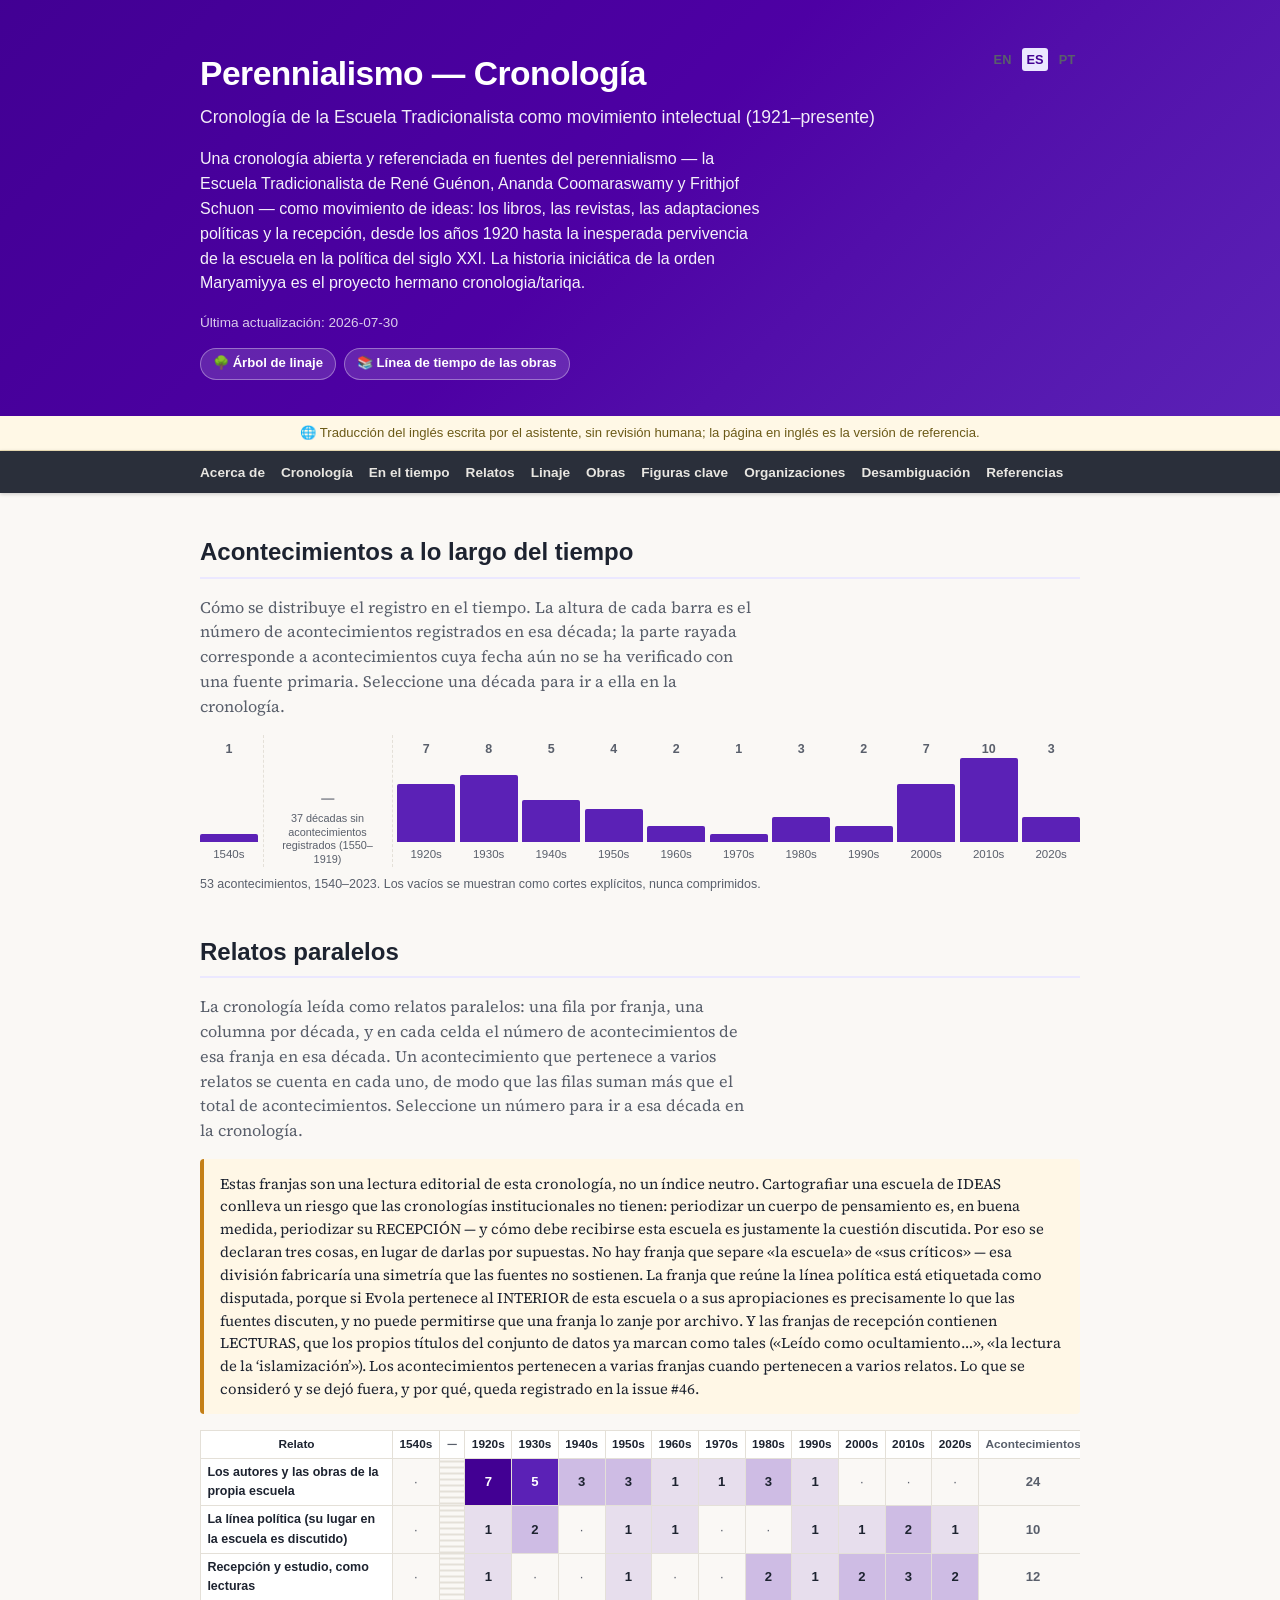
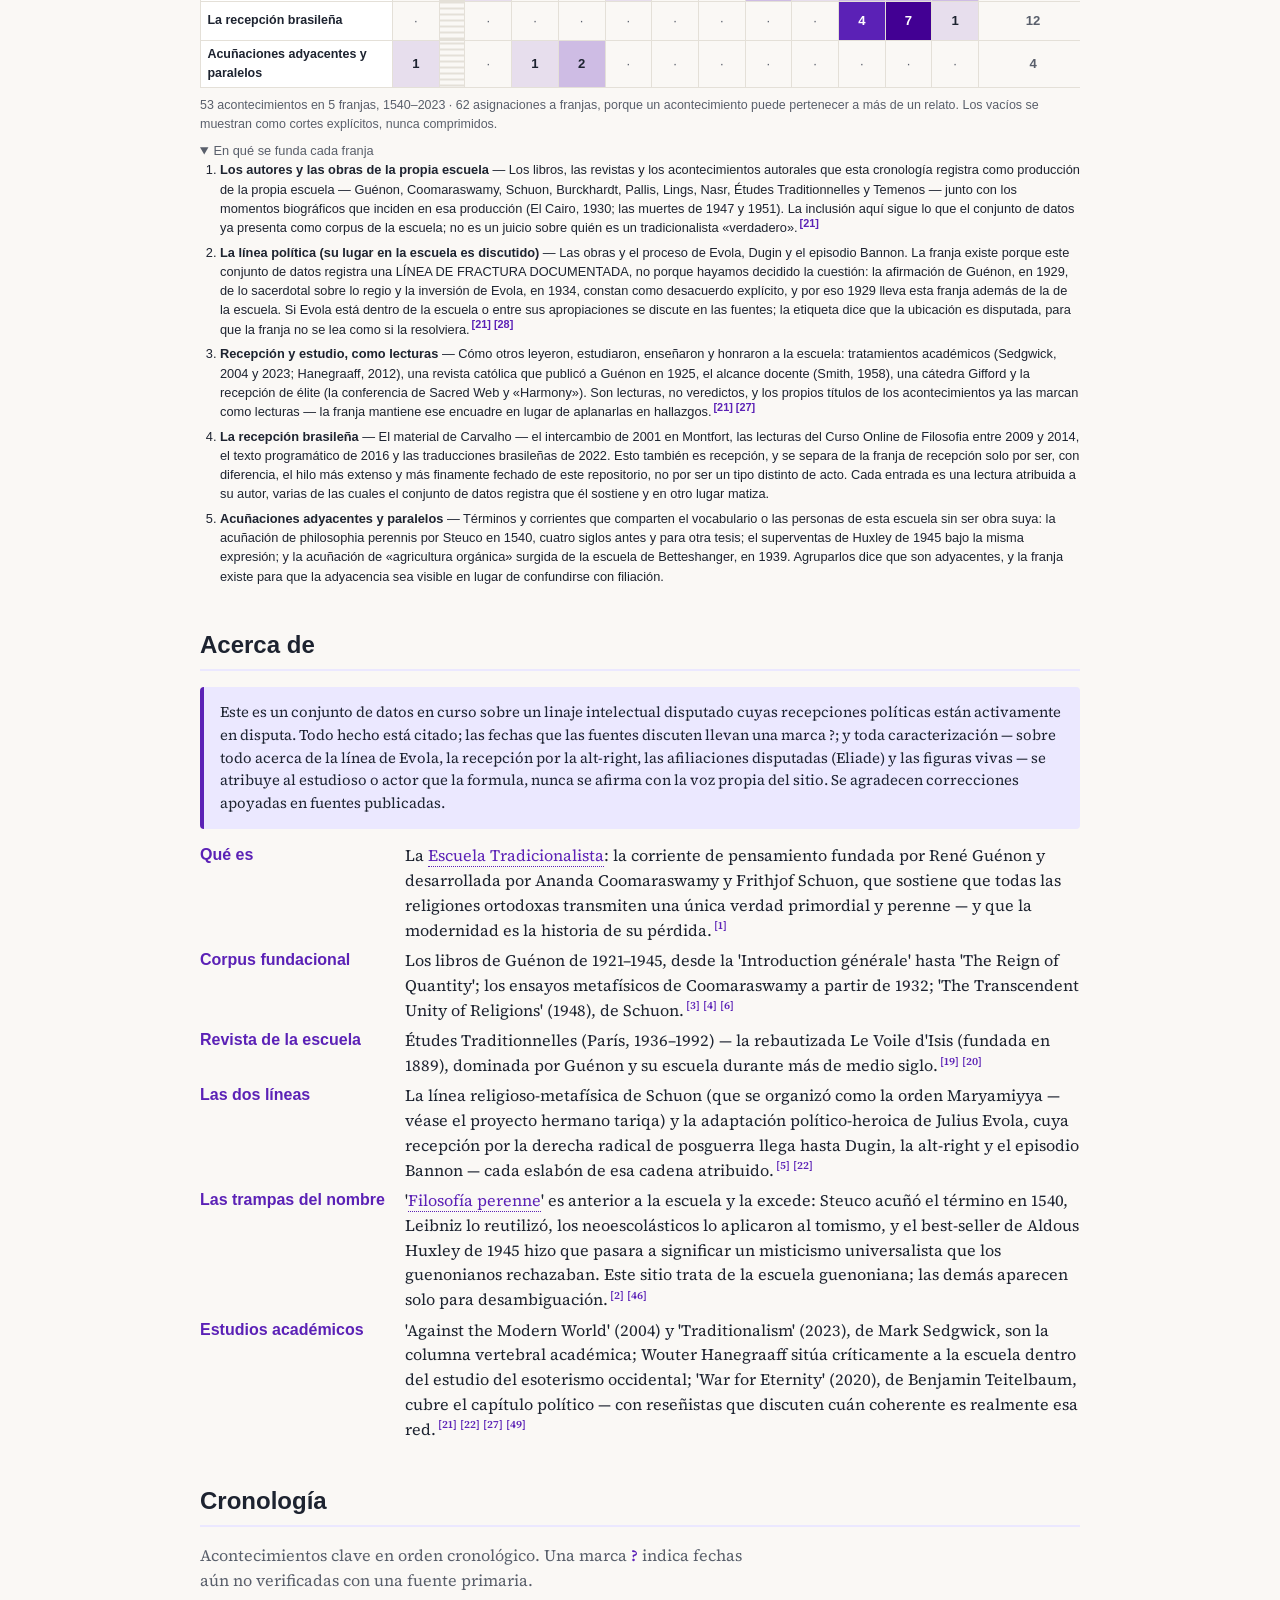
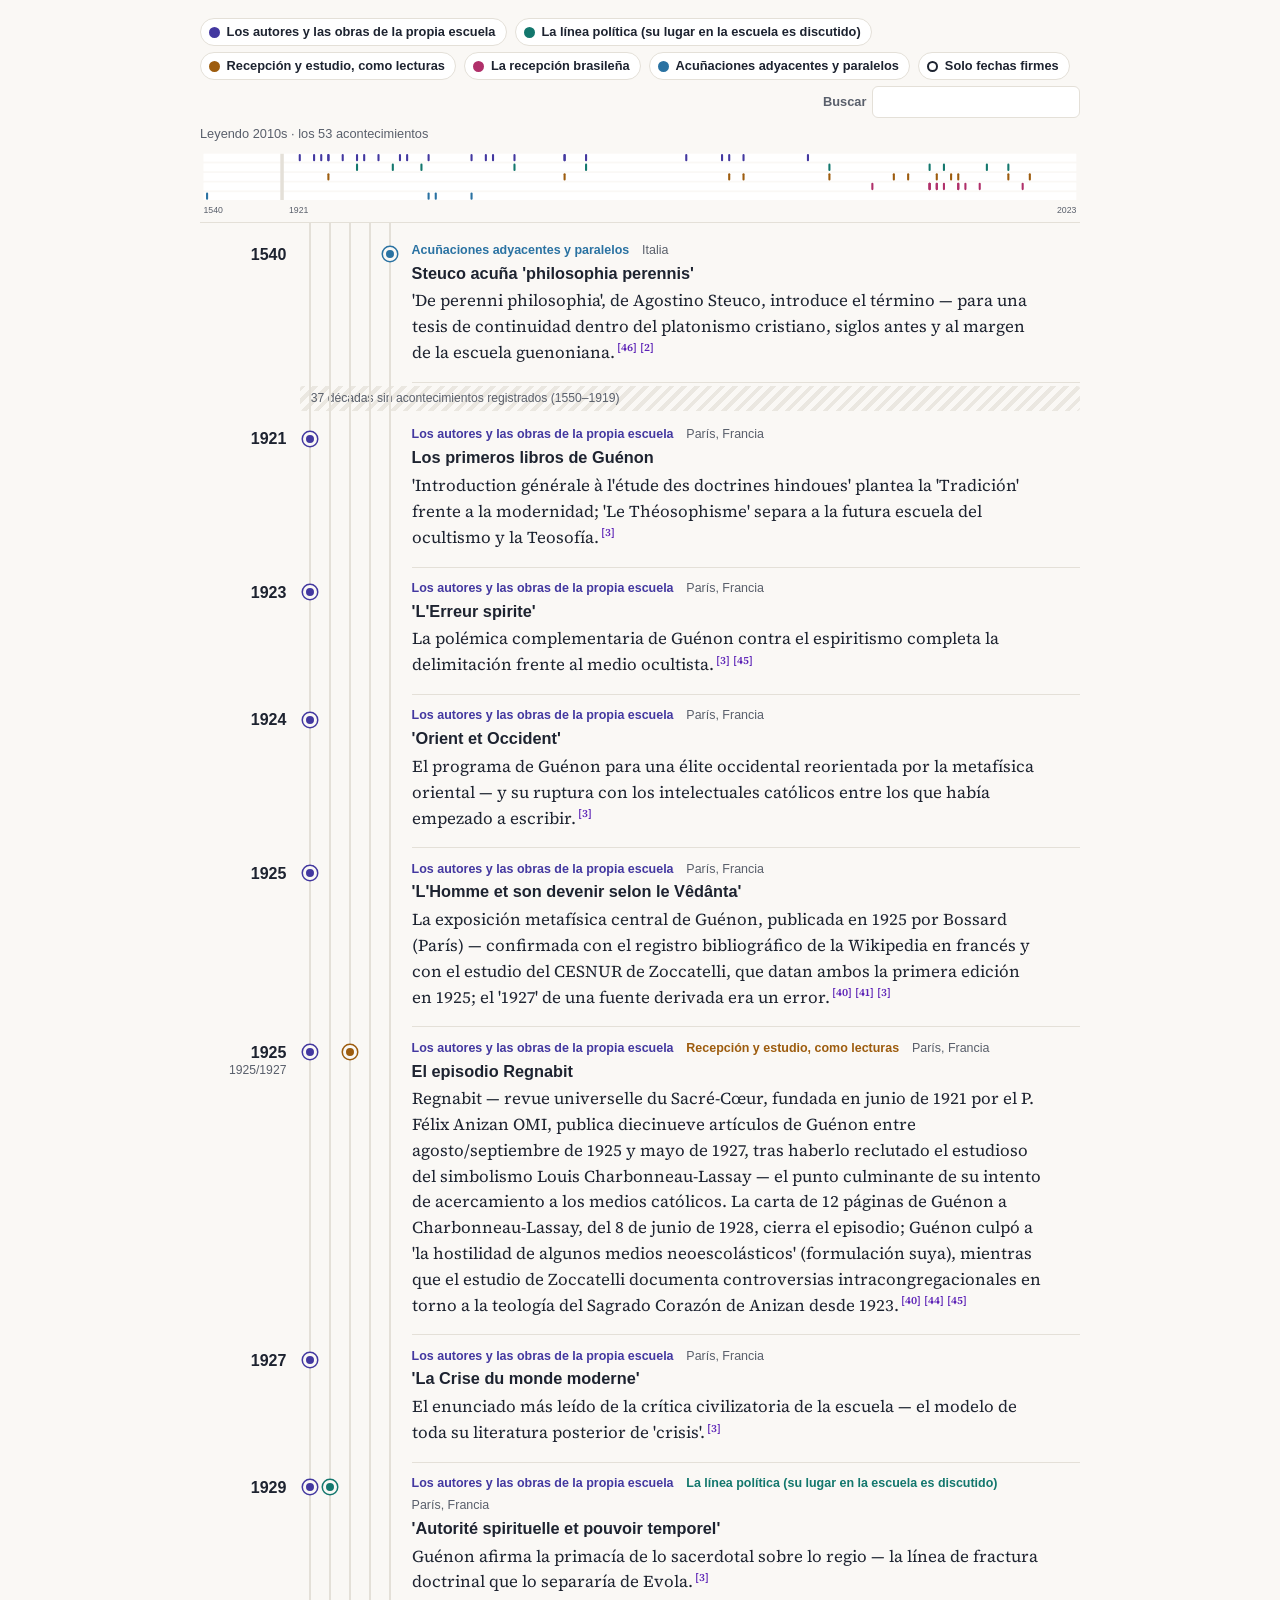
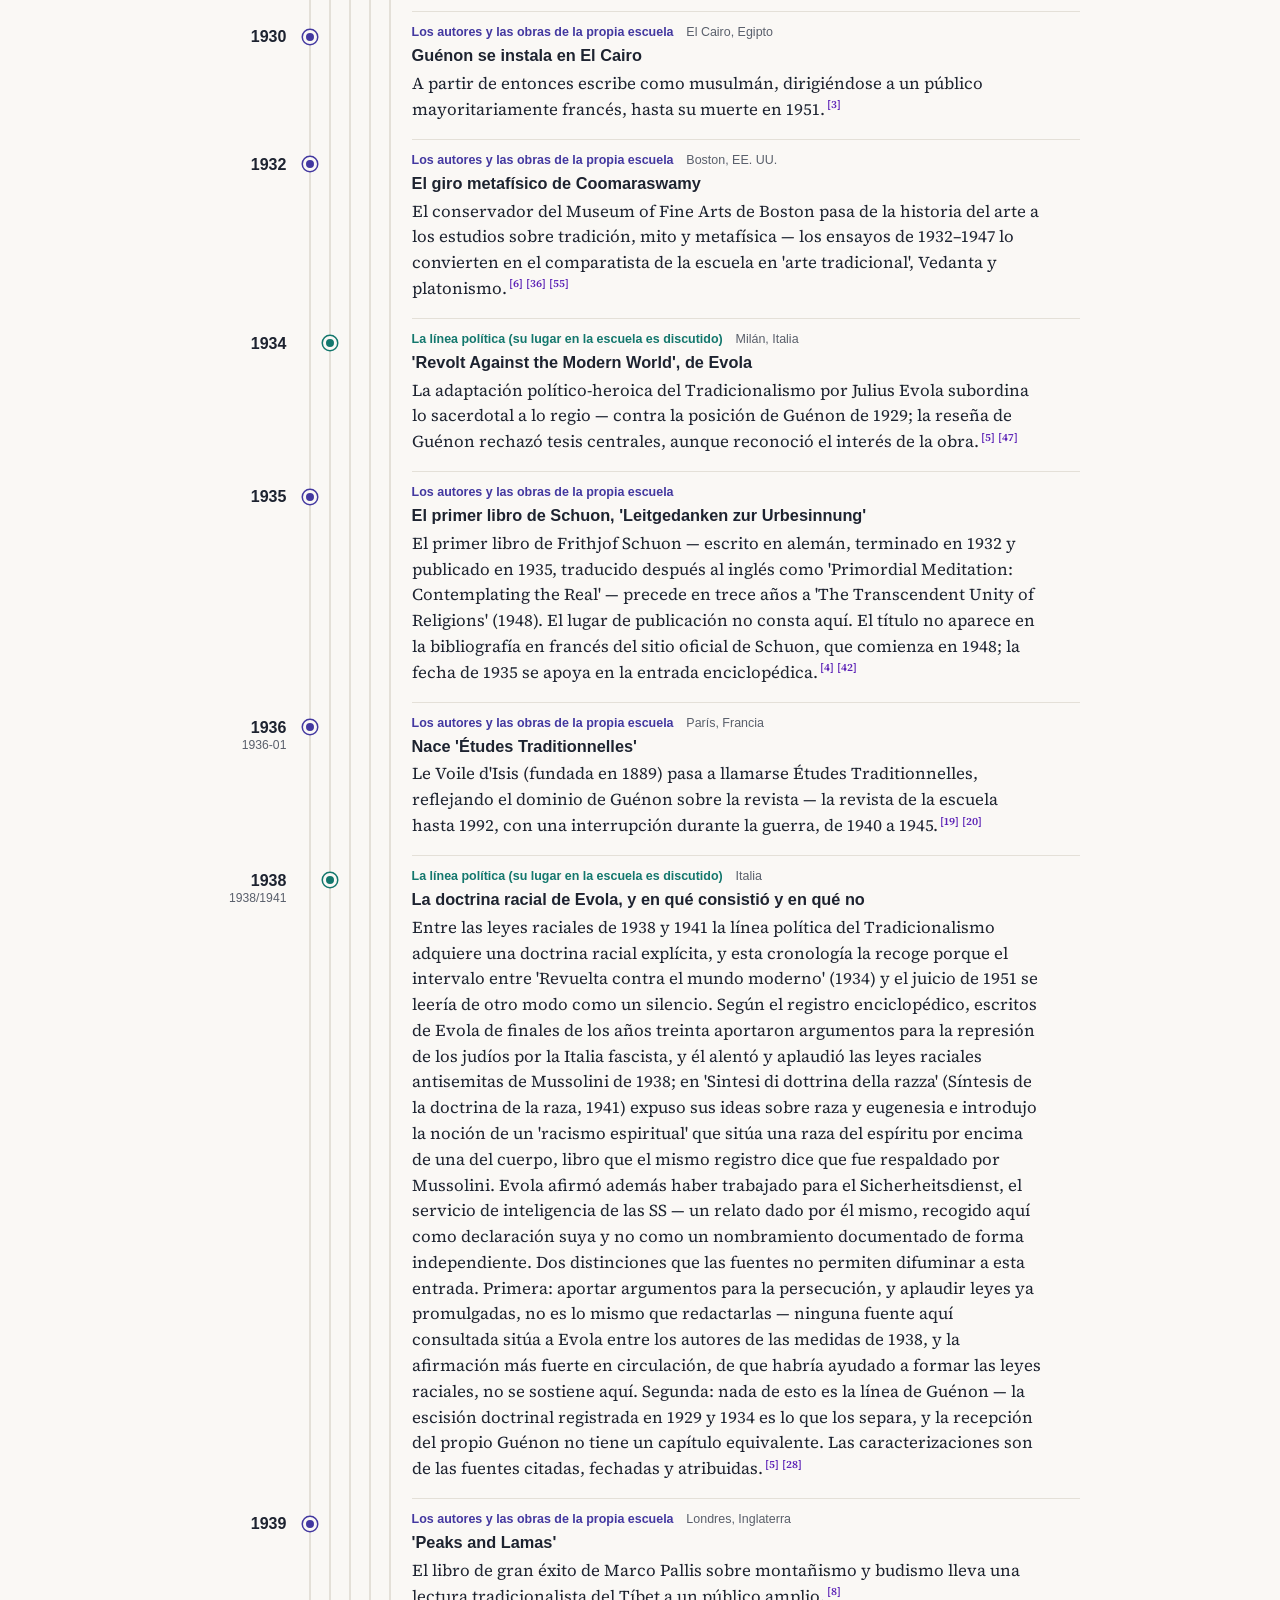
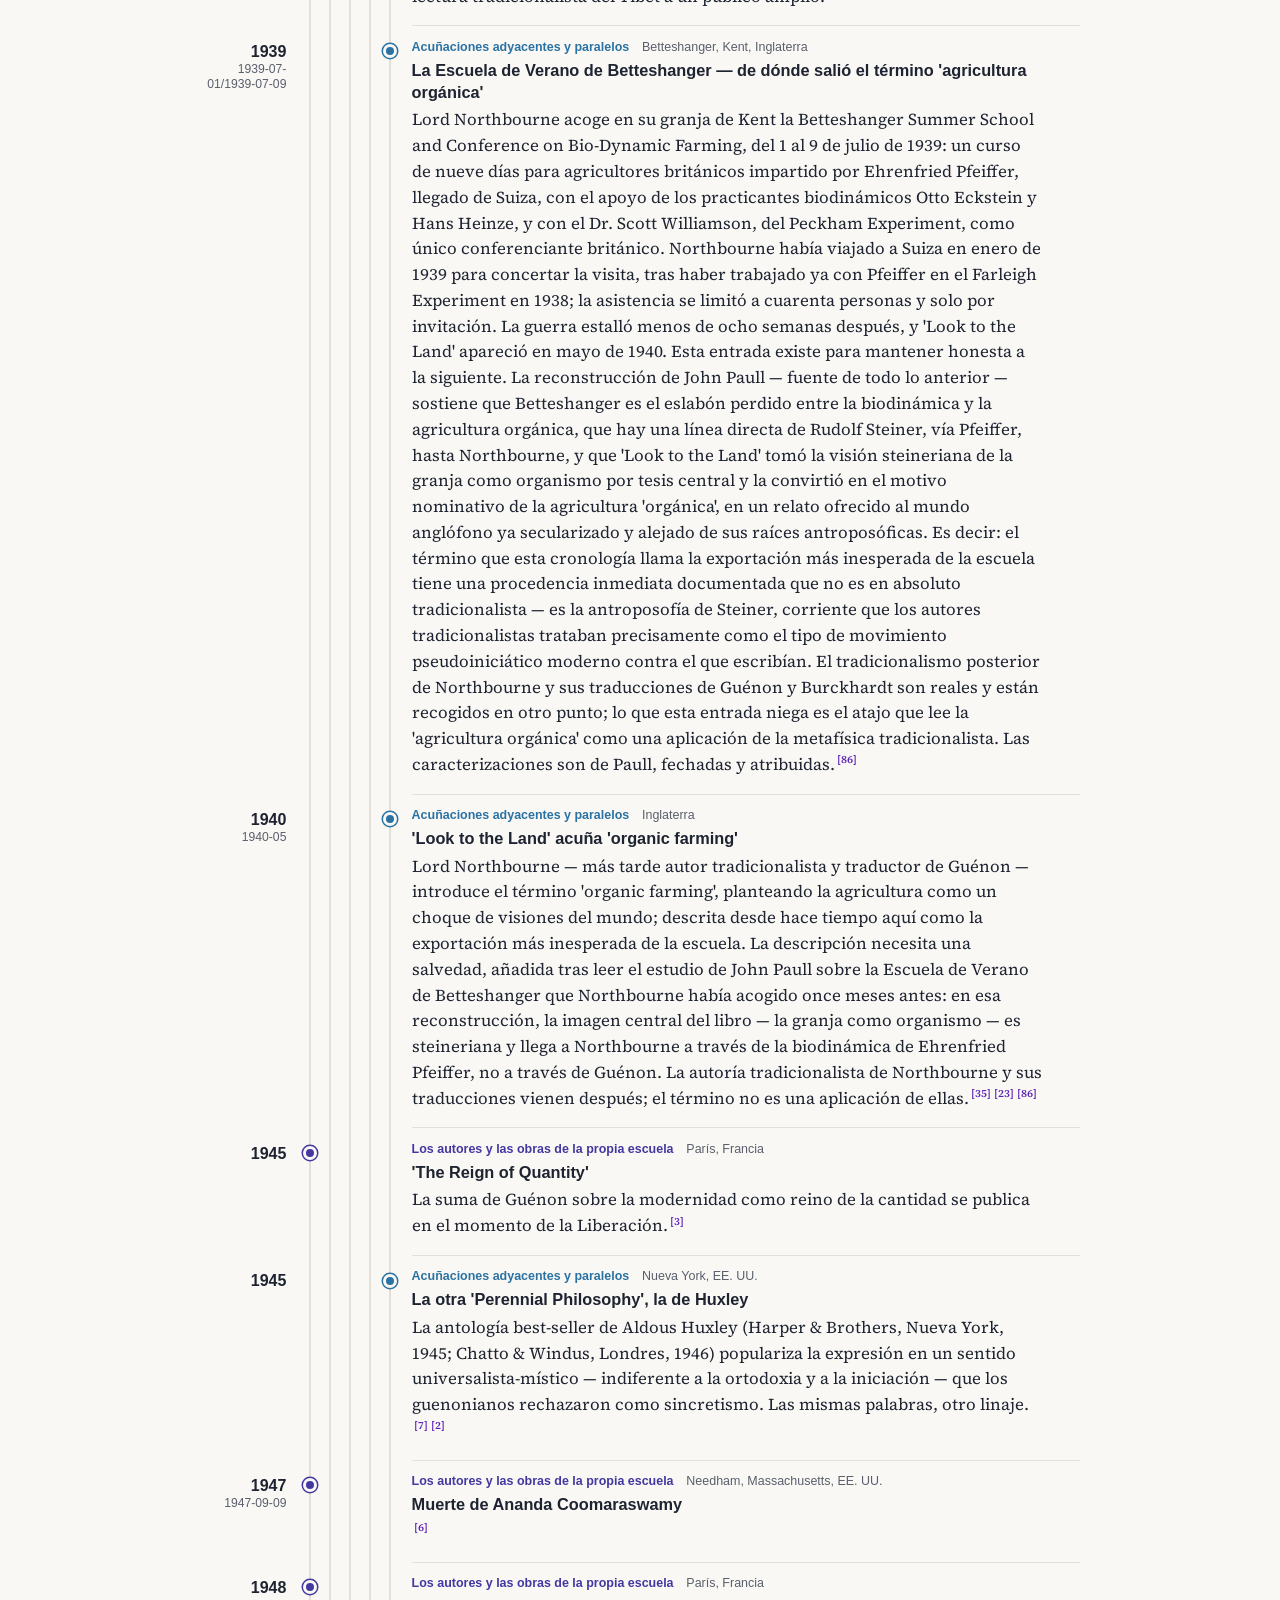
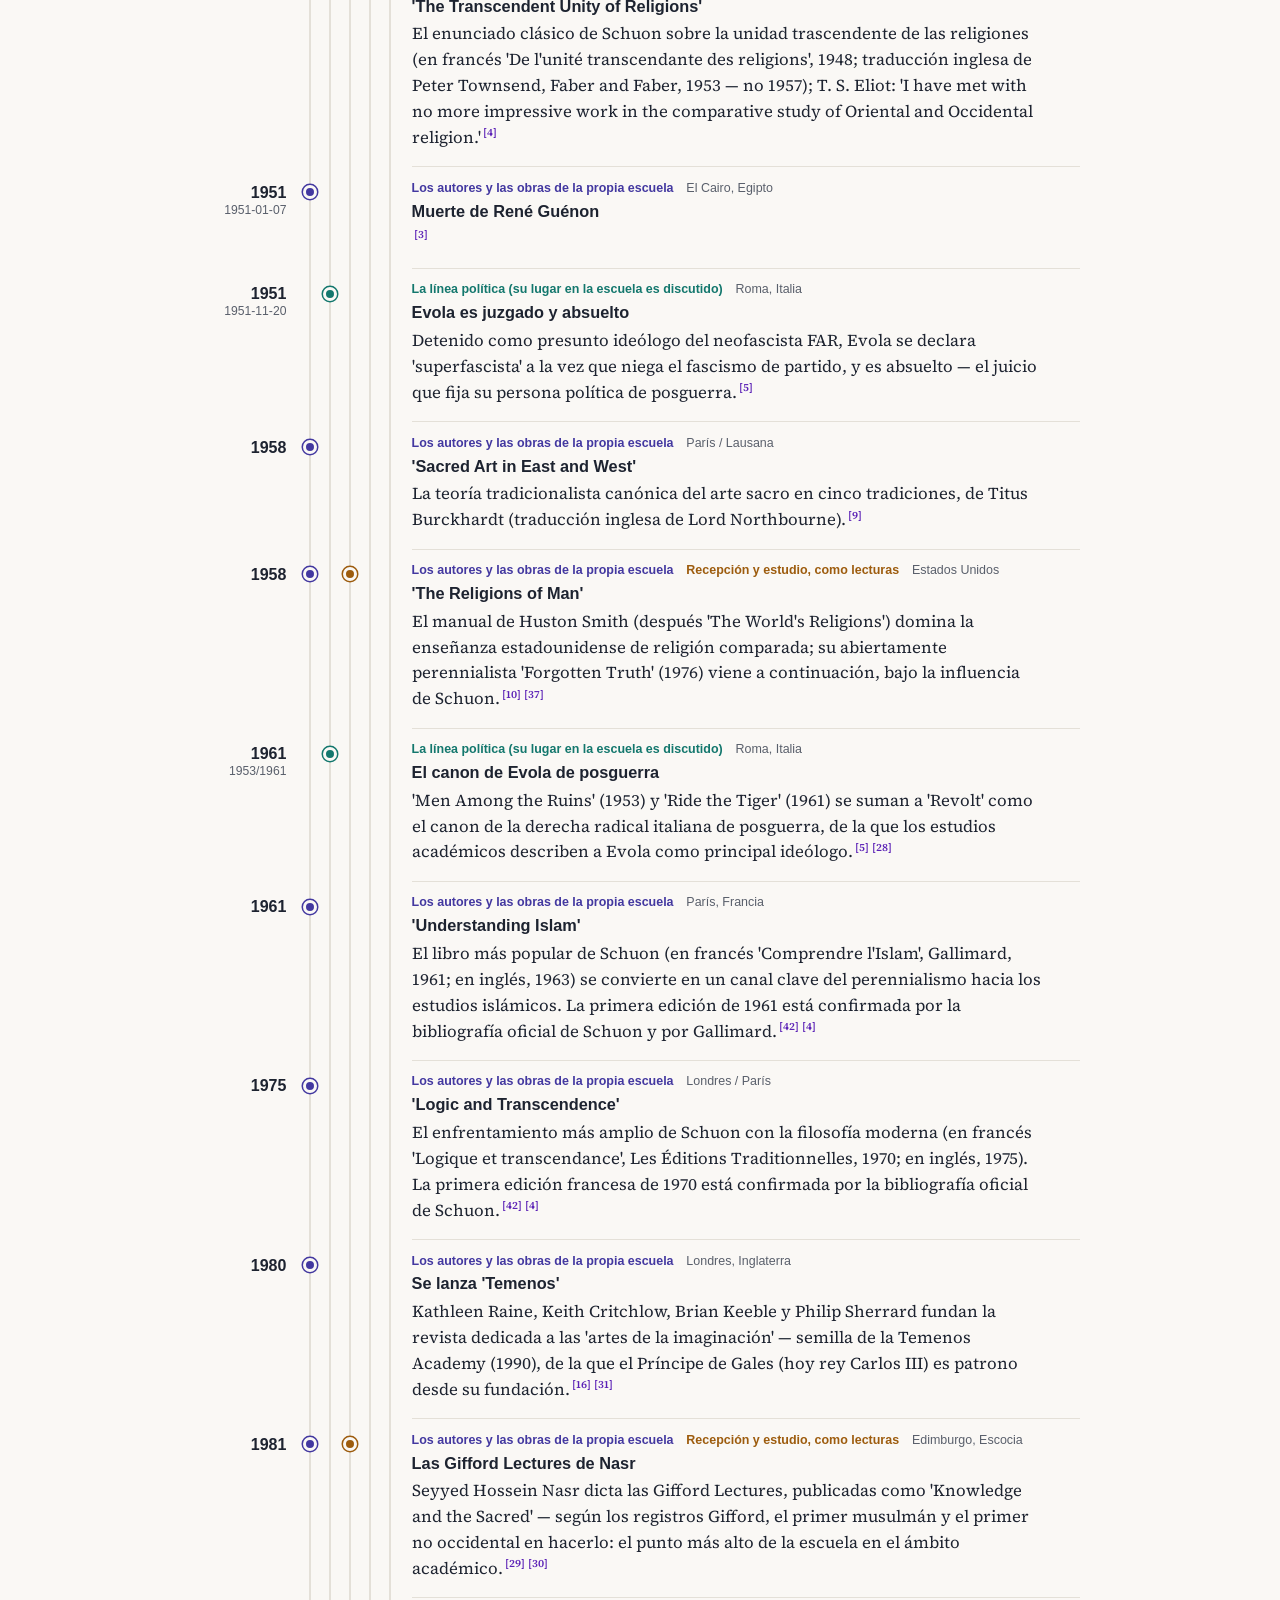
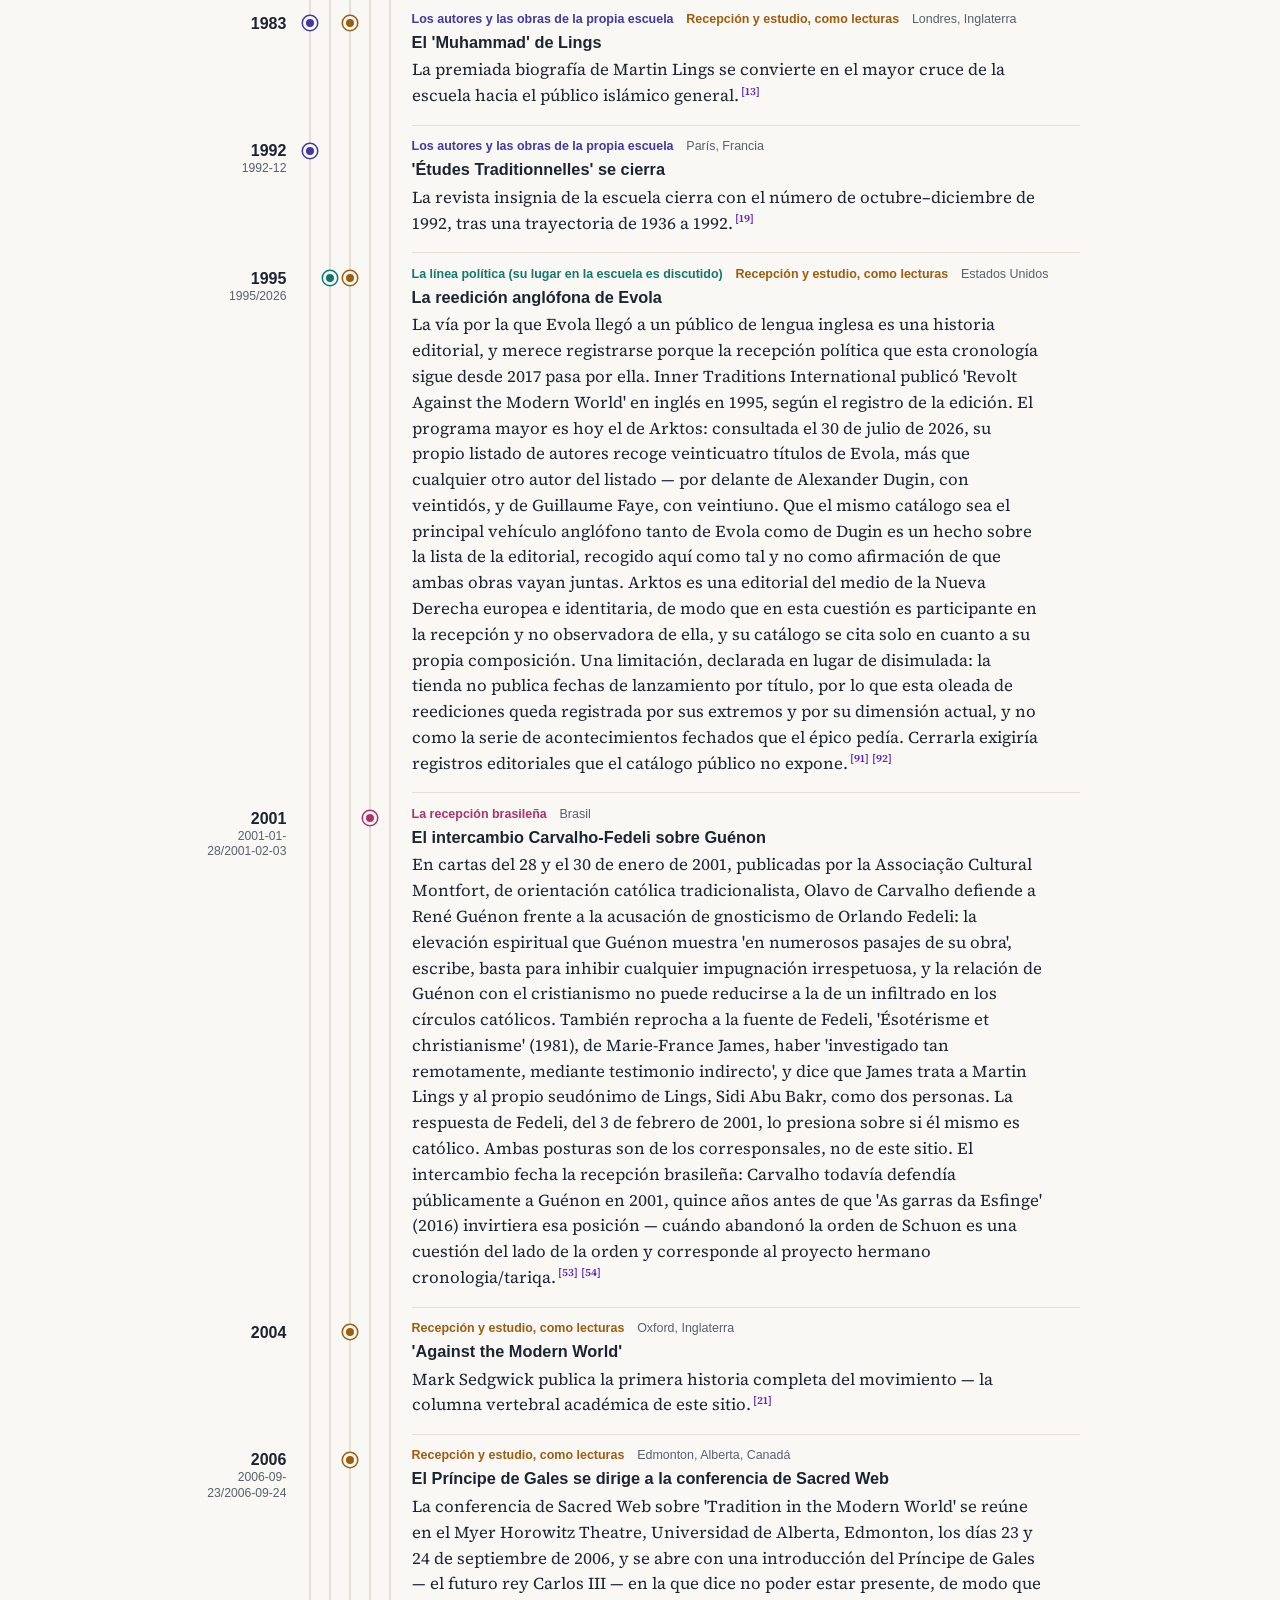
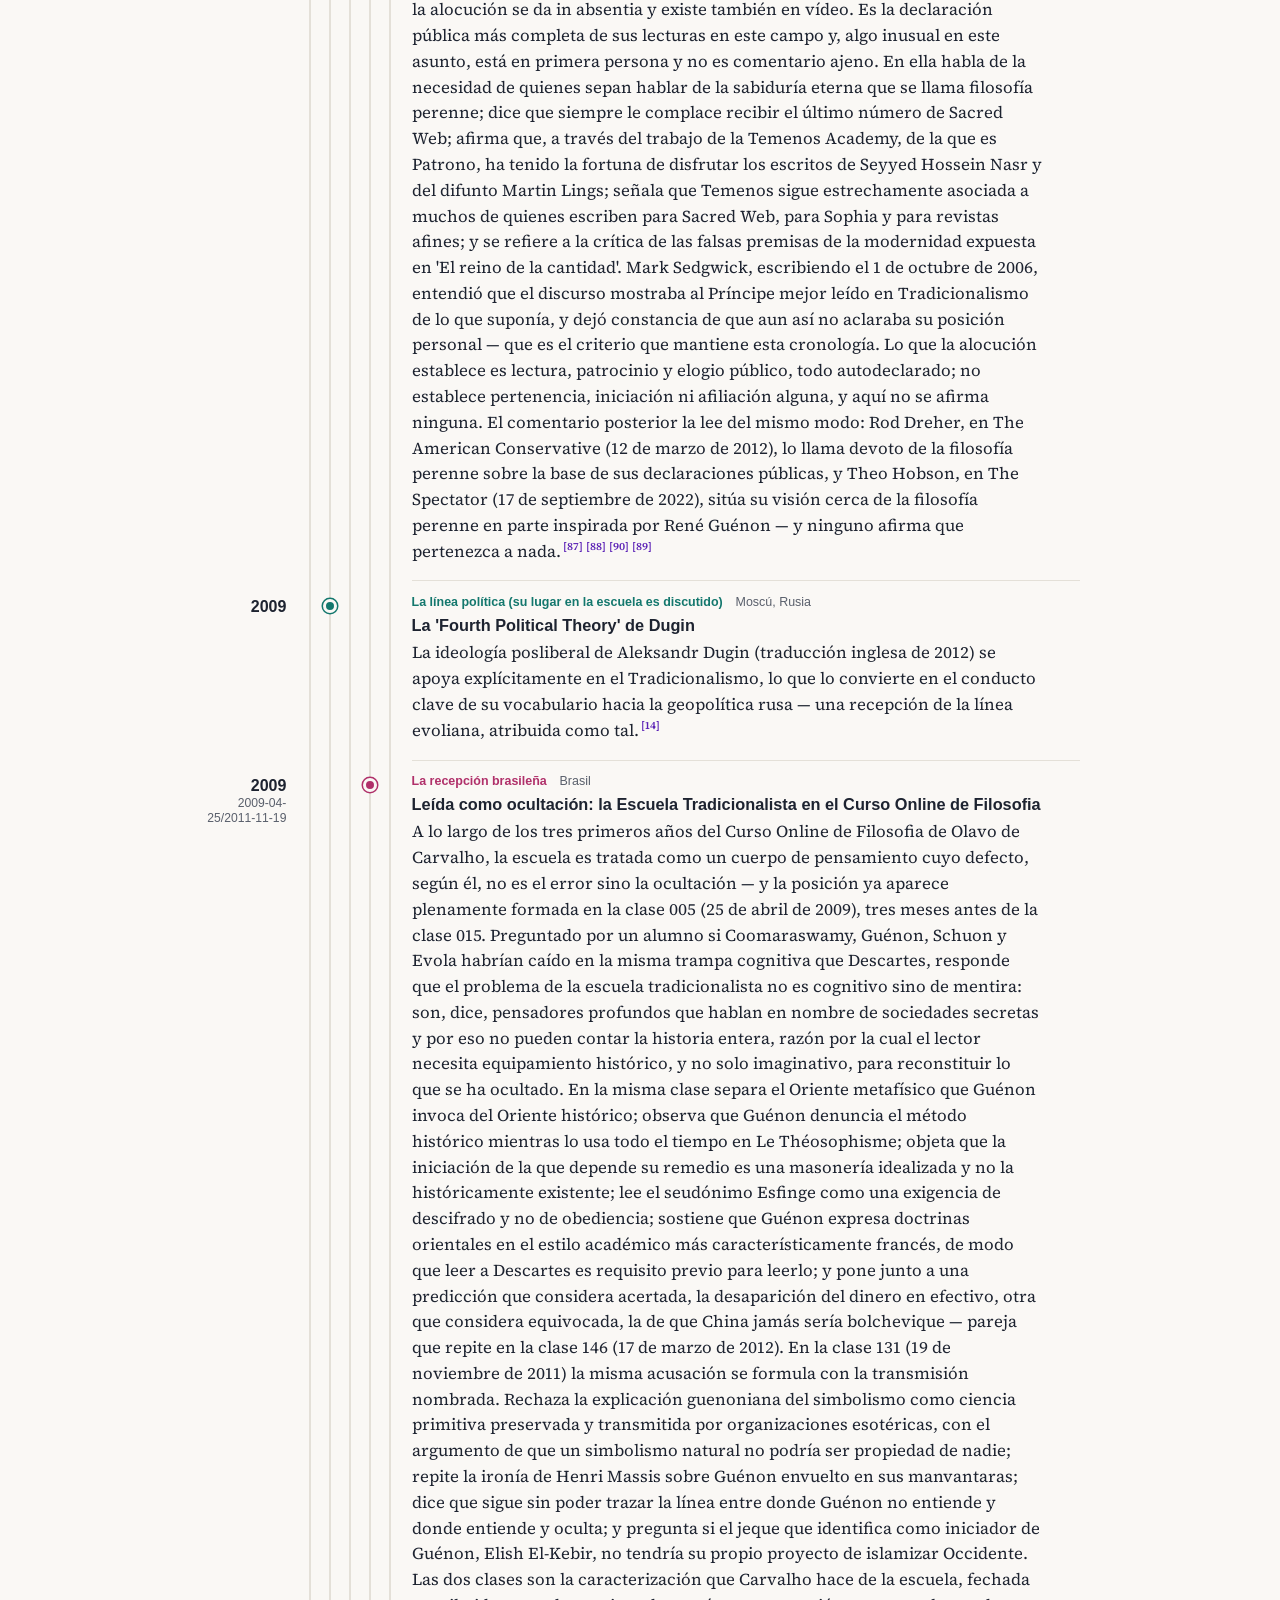
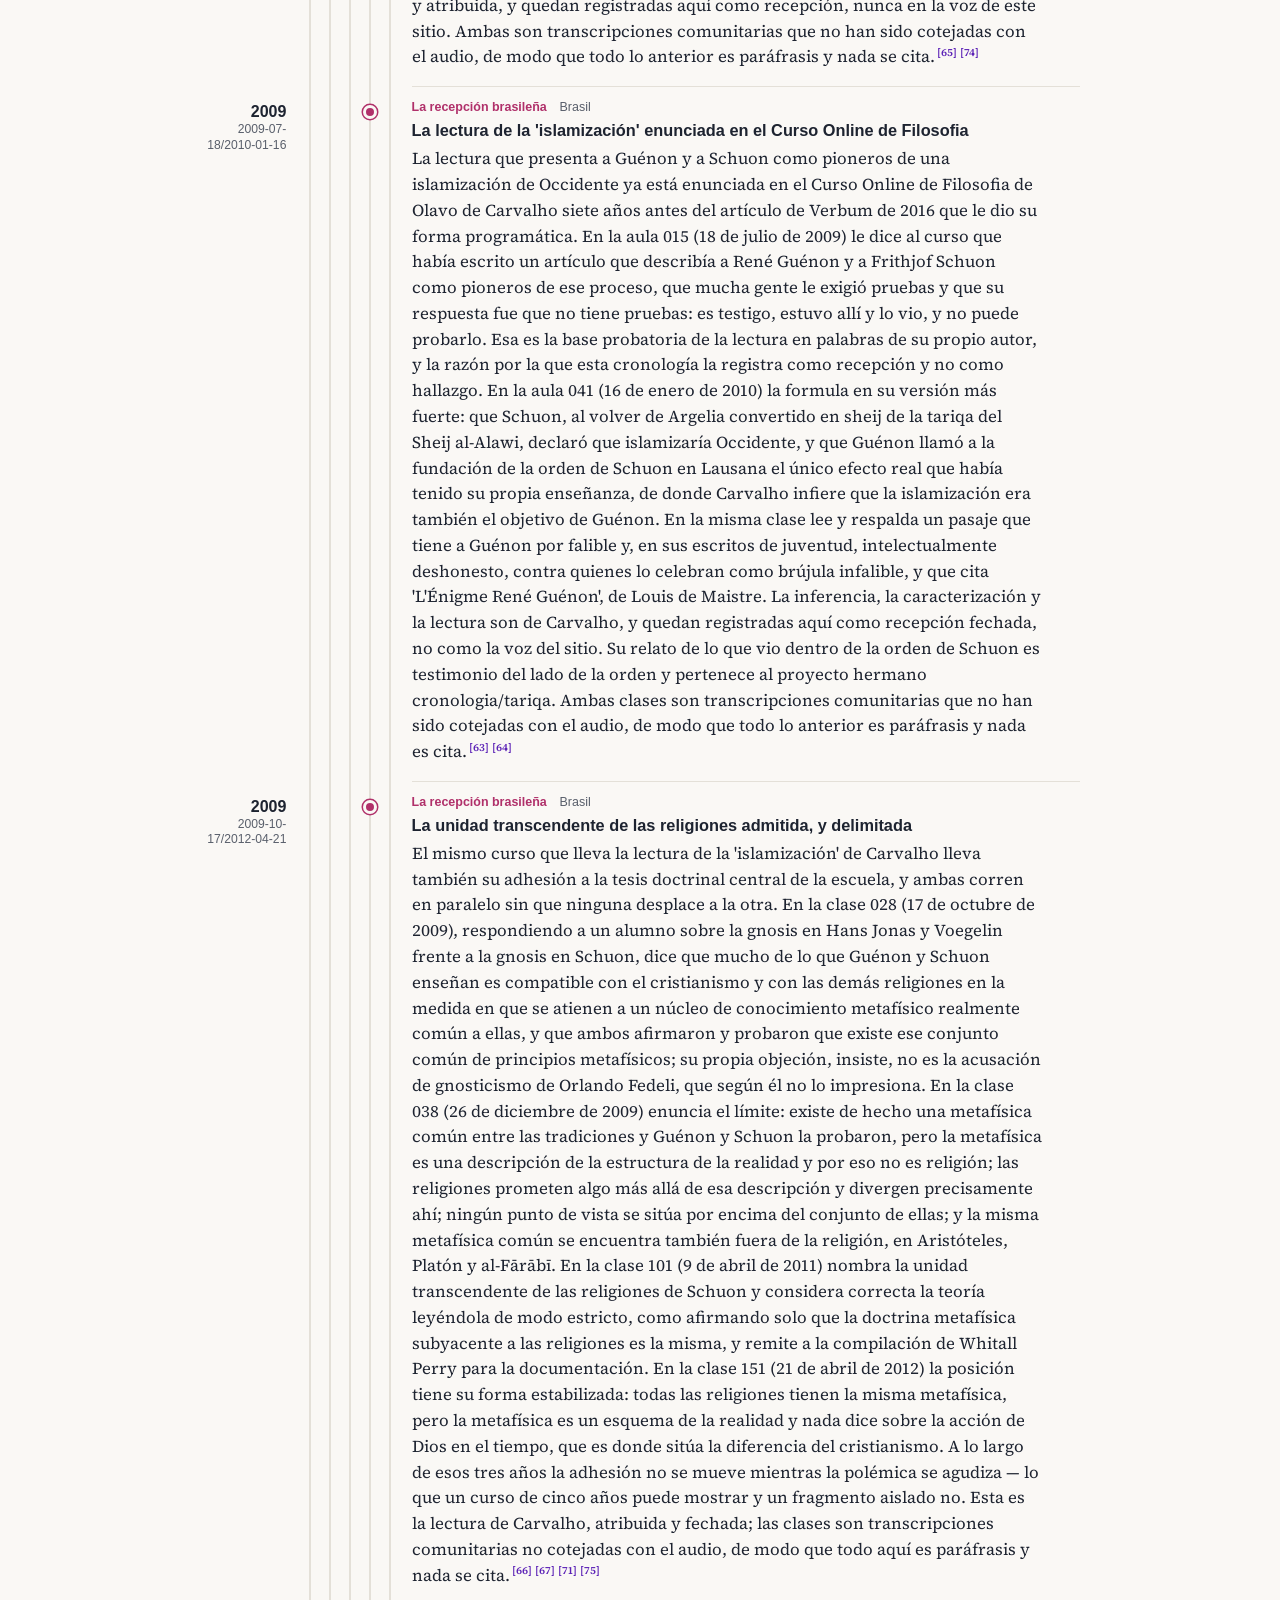
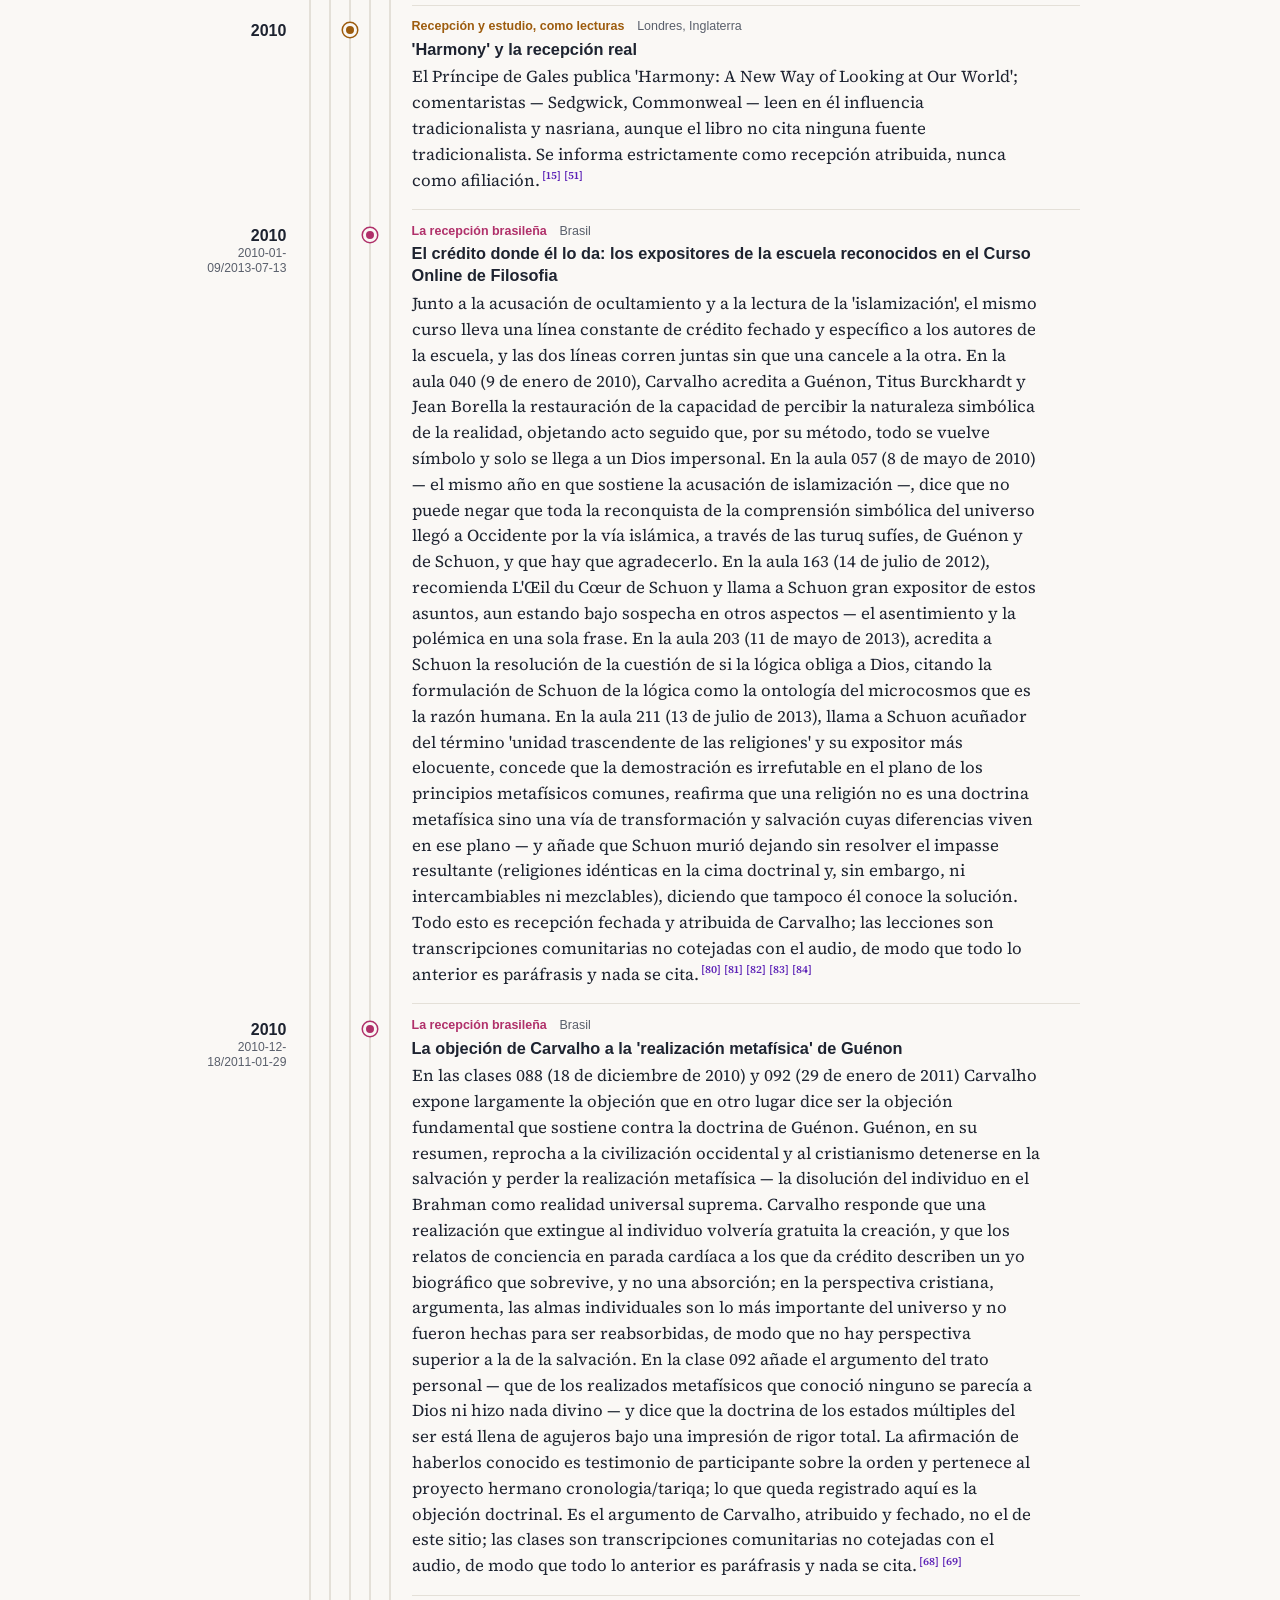
<file: docs/es/index.html>
<!DOCTYPE html>
<html lang="es">
<head>
  <meta charset="utf-8">
  <meta name="viewport" content="width=device-width, initial-scale=1">
  <title>Perennialismo — Cronología</title>
  <meta name="description" content="Una cronología abierta y referenciada en fuentes del perennialismo — la Escuela Tradicionalista de René Guénon, Ananda Coomaraswamy y Frithjof Schuon — como movimiento de ideas: los libros, las revistas, las adaptaciones políticas y la recepción, desde los años 1920 hasta la inesperada pervivencia de la escuela en la política del siglo XXI. La historia iniciática de la orden Maryamiyya es el proyecto hermano cronologia/tariqa.">
  <!-- Google tag (gtag.js) -->
  <script async src="https://www.googletagmanager.com/gtag/js?id=G-R9LV1QZHVE"></script>
  <script>
    window.dataLayer = window.dataLayer || [];
    function gtag(){dataLayer.push(arguments);}
    gtag('js', new Date());
    gtag('config', 'G-R9LV1QZHVE');
  </script>
  <link rel="stylesheet" href="../styles.css">
  <script src="../river.js" defer></script>
  <script src="../cite.js" defer data-label="Referencia" data-all="Todas las referencias"></script>
  <link rel="canonical" href="https://cronologia.github.io/perennialism/es/">
  <link rel="alternate" hreflang="en" href="https://cronologia.github.io/perennialism/en/">
  <link rel="alternate" hreflang="es" href="https://cronologia.github.io/perennialism/es/">
  <link rel="alternate" hreflang="pt" href="https://cronologia.github.io/perennialism/pt/">
  <link rel="alternate" hreflang="x-default" href="https://cronologia.github.io/perennialism/">
  <meta property="og:type" content="website">
  <meta property="og:site_name" content="Perennialismo — Cronología">
  <meta property="og:locale" content="es_ES">
  <meta property="og:title" content="Perennialismo — Cronología">
  <meta property="og:description" content="Una cronología abierta y referenciada en fuentes del perennialismo — la Escuela Tradicionalista de René Guénon, Ananda Coomaraswamy y Frithjof Schuon — como movimiento de ideas: los libros, las revistas, las adaptaciones políticas y la recepción, desde los años 1920 hasta la inesperada pervivencia de la escuela en la política del siglo XXI. La historia iniciática de la orden Maryamiyya es el proyecto hermano cronologia/tariqa.">
  <meta property="og:url" content="https://cronologia.github.io/perennialism/es/">
  <meta name="twitter:card" content="summary">
  <meta name="twitter:title" content="Perennialismo — Cronología">
  <meta name="twitter:description" content="Una cronología abierta y referenciada en fuentes del perennialismo — la Escuela Tradicionalista de René Guénon, Ananda Coomaraswamy y Frithjof Schuon — como movimiento de ideas: los libros, las revistas, las adaptaciones políticas y la recepción, desde los años 1920 hasta la inesperada pervivencia de la escuela en la política del siglo XXI. La historia iniciática de la orden Maryamiyya es el proyecto hermano cronologia/tariqa.">
  <script type="application/ld+json">
  {
    "@context": "https://schema.org",
    "@type": "WebSite",
    "name": "Perennialismo — Cronología",
    "description": "Una cronología abierta y referenciada en fuentes del perennialismo — la Escuela Tradicionalista de René Guénon, Ananda Coomaraswamy y Frithjof Schuon — como movimiento de ideas: los libros, las revistas, las adaptaciones políticas y la recepción, desde los años 1920 hasta la inesperada pervivencia de la escuela en la política del siglo XXI. La historia iniciática de la orden Maryamiyya es el proyecto hermano cronologia/tariqa.",
    "url": "https://cronologia.github.io/perennialism/es/",
    "inLanguage": "es"
  }
  </script>
</head>
<body>
  <header class="site-header">
    <div class="wrap">
      <nav class="lang-switch" aria-label="Idioma"><a href="../en/" hreflang="en">EN</a><span class="lang-current" aria-current="true">ES</span><a href="../pt/" hreflang="pt">PT</a></nav>
      <h1>Perennialismo — Cronología</h1>
      <p class="subtitle">Cronología de la Escuela Tradicionalista como movimiento intelectual (1921–presente)</p>
      <p class="lead">Una cronología abierta y referenciada en fuentes del perennialismo — la Escuela Tradicionalista de René Guénon, Ananda Coomaraswamy y Frithjof Schuon — como movimiento de ideas: los libros, las revistas, las adaptaciones políticas y la recepción, desde los años 1920 hasta la inesperada pervivencia de la escuela en la política del siglo XXI. La historia iniciática de la orden Maryamiyya es el proyecto hermano cronologia/tariqa.</p>
      <p class="updated">Última actualización: 2026-07-30</p>
      <div class="viz-chips">
        <a href="#lineage">🌳 Árbol de linaje</a>
        <a href="#branch-timeline">📚 Línea de tiempo de las obras</a>
      </div>
    </div>
  </header>
  <div class="i18n-disclaimer" role="note">🌐 Traducción del inglés escrita por el asistente, sin revisión humana; la página en inglés es la versión de referencia.</div>

  <nav class="site-nav">
    <div class="wrap">
      <a href="#about">Acerca de</a>
      <a href="#chronology">Cronología</a>
      <a href="#chronology-spine">En el tiempo</a>
      <a href="#threads">Relatos</a>
      <a href="#lineage">Linaje</a>
      <a href="#branch-timeline">Obras</a>
      <a href="#figures">Figuras clave</a>
      <a href="#organizations">Organizaciones</a>
      <a href="#disambiguation">Desambiguación</a>
      <a href="#references">Referencias</a>
    </div>
  </nav>

  <main class="wrap">
    <section id="chronology-spine" class="viz">
      <h2>Acontecimientos a lo largo del tiempo</h2>
      <p class="section-intro">Cómo se distribuye el registro en el tiempo. La altura de cada barra es el número de acontecimientos registrados en esa década; la parte rayada corresponde a acontecimientos cuya fecha aún no se ha verificado con una fuente primaria. Seleccione una década para ir a ella en la cronología.</p>
      <figure class="chrono-spine">
        <div class="viz-scroll">
        <ol class="cs-track-list">
          <li class="cs-col"><a href="#decade-1540" title="1540s: 1 acontecimiento"><span class="cs-count">1</span><span class="cs-track"><span class="cs-bar" style="height:10%"></span></span><span class="cs-label">1540s</span><span class="visually-hidden">1540s: 1 acontecimiento</span></a></li>
          <li class="cs-break"><span class="cs-break-mark" aria-hidden="true">⸺</span><span class="cs-break-label">37 décadas sin acontecimientos registrados (1550–1919)</span></li>
          <li class="cs-col"><a href="#decade-1920" title="1920s: 7 acontecimientos"><span class="cs-count">7</span><span class="cs-track"><span class="cs-bar" style="height:70%"></span></span><span class="cs-label">1920s</span><span class="visually-hidden">1920s: 7 acontecimientos</span></a></li>
          <li class="cs-col"><a href="#decade-1930" title="1930s: 8 acontecimientos"><span class="cs-count">8</span><span class="cs-track"><span class="cs-bar" style="height:80%"></span></span><span class="cs-label">1930s</span><span class="visually-hidden">1930s: 8 acontecimientos</span></a></li>
          <li class="cs-col"><a href="#decade-1940" title="1940s: 5 acontecimientos"><span class="cs-count">5</span><span class="cs-track"><span class="cs-bar" style="height:50%"></span></span><span class="cs-label">1940s</span><span class="visually-hidden">1940s: 5 acontecimientos</span></a></li>
          <li class="cs-col"><a href="#decade-1950" title="1950s: 4 acontecimientos"><span class="cs-count">4</span><span class="cs-track"><span class="cs-bar" style="height:40%"></span></span><span class="cs-label">1950s</span><span class="visually-hidden">1950s: 4 acontecimientos</span></a></li>
          <li class="cs-col"><a href="#decade-1960" title="1960s: 2 acontecimientos"><span class="cs-count">2</span><span class="cs-track"><span class="cs-bar" style="height:20%"></span></span><span class="cs-label">1960s</span><span class="visually-hidden">1960s: 2 acontecimientos</span></a></li>
          <li class="cs-col"><a href="#decade-1970" title="1970s: 1 acontecimiento"><span class="cs-count">1</span><span class="cs-track"><span class="cs-bar" style="height:10%"></span></span><span class="cs-label">1970s</span><span class="visually-hidden">1970s: 1 acontecimiento</span></a></li>
          <li class="cs-col"><a href="#decade-1980" title="1980s: 3 acontecimientos"><span class="cs-count">3</span><span class="cs-track"><span class="cs-bar" style="height:30%"></span></span><span class="cs-label">1980s</span><span class="visually-hidden">1980s: 3 acontecimientos</span></a></li>
          <li class="cs-col"><a href="#decade-1990" title="1990s: 2 acontecimientos"><span class="cs-count">2</span><span class="cs-track"><span class="cs-bar" style="height:20%"></span></span><span class="cs-label">1990s</span><span class="visually-hidden">1990s: 2 acontecimientos</span></a></li>
          <li class="cs-col"><a href="#decade-2000" title="2000s: 7 acontecimientos"><span class="cs-count">7</span><span class="cs-track"><span class="cs-bar" style="height:70%"></span></span><span class="cs-label">2000s</span><span class="visually-hidden">2000s: 7 acontecimientos</span></a></li>
          <li class="cs-col"><a href="#decade-2010" title="2010s: 10 acontecimientos"><span class="cs-count">10</span><span class="cs-track"><span class="cs-bar" style="height:100%"></span></span><span class="cs-label">2010s</span><span class="visually-hidden">2010s: 10 acontecimientos</span></a></li>
          <li class="cs-col"><a href="#decade-2020" title="2020s: 3 acontecimientos"><span class="cs-count">3</span><span class="cs-track"><span class="cs-bar" style="height:30%"></span></span><span class="cs-label">2020s</span><span class="visually-hidden">2020s: 3 acontecimientos</span></a></li>
        </ol>
        </div>
        <figcaption>53 acontecimientos, 1540–2023. Los vacíos se muestran como cortes explícitos, nunca comprimidos.</figcaption>
      </figure>
    </section>

    <section id="threads" class="viz">
      <h2>Relatos paralelos</h2>
      <p class="section-intro">La cronología leída como relatos paralelos: una fila por franja, una columna por década, y en cada celda el número de acontecimientos de esa franja en esa década. Un acontecimiento que pertenece a varios relatos se cuenta en cada uno, de modo que las filas suman más que el total de acontecimientos. Seleccione un número para ir a esa década en la cronología.</p>
      <p class="notice notice-attribution">Estas franjas son una lectura editorial de esta cronología, no un índice neutro. Cartografiar una escuela de IDEAS conlleva un riesgo que las cronologías institucionales no tienen: periodizar un cuerpo de pensamiento es, en buena medida, periodizar su RECEPCIÓN — y cómo debe recibirse esta escuela es justamente la cuestión discutida. Por eso se declaran tres cosas, en lugar de darlas por supuestas. No hay franja que separe «la escuela» de «sus críticos» — esa división fabricaría una simetría que las fuentes no sostienen. La franja que reúne la línea política está etiquetada como disputada, porque si Evola pertenece al INTERIOR de esta escuela o a sus apropiaciones es precisamente lo que las fuentes discuten, y no puede permitirse que una franja lo zanje por archivo. Y las franjas de recepción contienen LECTURAS, que los propios títulos del conjunto de datos ya marcan como tales («Leído como ocultamiento…», «la lectura de la ‘islamización’»). Los acontecimientos pertenecen a varias franjas cuando pertenecen a varios relatos. Lo que se consideró y se dejó fuera, y por qué, queda registrado en la issue #46.</p>
      <figure class="swimlanes">
        <div class="viz-scroll">
        <table class="sw-grid">
          <thead>
            <tr><th scope="col">Relato</th><th scope="col">1540s</th><th scope="col" class="sw-break" title="37 décadas sin acontecimientos registrados (1550–1919)"><span aria-hidden="true">⸺</span><span class="visually-hidden">37 décadas sin acontecimientos registrados (1550–1919)</span></th><th scope="col">1920s</th><th scope="col">1930s</th><th scope="col">1940s</th><th scope="col">1950s</th><th scope="col">1960s</th><th scope="col">1970s</th><th scope="col">1980s</th><th scope="col">1990s</th><th scope="col">2000s</th><th scope="col">2010s</th><th scope="col">2020s</th><th scope="col" class="sw-total">Acontecimientos</th></tr>
          </thead>
          <tbody>
          <tr>
            <th scope="row">Los autores y las obras de la propia escuela</th>
            <td class="sw-cell sw-zero"><span class="visually-hidden">Los autores y las obras de la propia escuela, 1540s: sin acontecimientos registrados</span></td><td class="sw-break"></td><td class="sw-cell sw-i4"><a href="#decade-1920" title="Los autores y las obras de la propia escuela, 1920s: 7 acontecimientos">7<span class="visually-hidden">Los autores y las obras de la propia escuela, 1920s: 7 acontecimientos</span></a></td><td class="sw-cell sw-i3"><a href="#decade-1930" title="Los autores y las obras de la propia escuela, 1930s: 5 acontecimientos">5<span class="visually-hidden">Los autores y las obras de la propia escuela, 1930s: 5 acontecimientos</span></a></td><td class="sw-cell sw-i2"><a href="#decade-1940" title="Los autores y las obras de la propia escuela, 1940s: 3 acontecimientos">3<span class="visually-hidden">Los autores y las obras de la propia escuela, 1940s: 3 acontecimientos</span></a></td><td class="sw-cell sw-i2"><a href="#decade-1950" title="Los autores y las obras de la propia escuela, 1950s: 3 acontecimientos">3<span class="visually-hidden">Los autores y las obras de la propia escuela, 1950s: 3 acontecimientos</span></a></td><td class="sw-cell sw-i1"><a href="#decade-1960" title="Los autores y las obras de la propia escuela, 1960s: 1 acontecimiento">1<span class="visually-hidden">Los autores y las obras de la propia escuela, 1960s: 1 acontecimiento</span></a></td><td class="sw-cell sw-i1"><a href="#decade-1970" title="Los autores y las obras de la propia escuela, 1970s: 1 acontecimiento">1<span class="visually-hidden">Los autores y las obras de la propia escuela, 1970s: 1 acontecimiento</span></a></td><td class="sw-cell sw-i2"><a href="#decade-1980" title="Los autores y las obras de la propia escuela, 1980s: 3 acontecimientos">3<span class="visually-hidden">Los autores y las obras de la propia escuela, 1980s: 3 acontecimientos</span></a></td><td class="sw-cell sw-i1"><a href="#decade-1990" title="Los autores y las obras de la propia escuela, 1990s: 1 acontecimiento">1<span class="visually-hidden">Los autores y las obras de la propia escuela, 1990s: 1 acontecimiento</span></a></td><td class="sw-cell sw-zero"><span class="visually-hidden">Los autores y las obras de la propia escuela, 2000s: sin acontecimientos registrados</span></td><td class="sw-cell sw-zero"><span class="visually-hidden">Los autores y las obras de la propia escuela, 2010s: sin acontecimientos registrados</span></td><td class="sw-cell sw-zero"><span class="visually-hidden">Los autores y las obras de la propia escuela, 2020s: sin acontecimientos registrados</span></td>
            <td class="sw-total">24</td>
          </tr>
          <tr>
            <th scope="row">La línea política (su lugar en la escuela es discutido)</th>
            <td class="sw-cell sw-zero"><span class="visually-hidden">La línea política (su lugar en la escuela es discutido), 1540s: sin acontecimientos registrados</span></td><td class="sw-break"></td><td class="sw-cell sw-i1"><a href="#decade-1920" title="La línea política (su lugar en la escuela es discutido), 1920s: 1 acontecimiento">1<span class="visually-hidden">La línea política (su lugar en la escuela es discutido), 1920s: 1 acontecimiento</span></a></td><td class="sw-cell sw-i2"><a href="#decade-1930" title="La línea política (su lugar en la escuela es discutido), 1930s: 2 acontecimientos">2<span class="visually-hidden">La línea política (su lugar en la escuela es discutido), 1930s: 2 acontecimientos</span></a></td><td class="sw-cell sw-zero"><span class="visually-hidden">La línea política (su lugar en la escuela es discutido), 1940s: sin acontecimientos registrados</span></td><td class="sw-cell sw-i1"><a href="#decade-1950" title="La línea política (su lugar en la escuela es discutido), 1950s: 1 acontecimiento">1<span class="visually-hidden">La línea política (su lugar en la escuela es discutido), 1950s: 1 acontecimiento</span></a></td><td class="sw-cell sw-i1"><a href="#decade-1960" title="La línea política (su lugar en la escuela es discutido), 1960s: 1 acontecimiento">1<span class="visually-hidden">La línea política (su lugar en la escuela es discutido), 1960s: 1 acontecimiento</span></a></td><td class="sw-cell sw-zero"><span class="visually-hidden">La línea política (su lugar en la escuela es discutido), 1970s: sin acontecimientos registrados</span></td><td class="sw-cell sw-zero"><span class="visually-hidden">La línea política (su lugar en la escuela es discutido), 1980s: sin acontecimientos registrados</span></td><td class="sw-cell sw-i1"><a href="#decade-1990" title="La línea política (su lugar en la escuela es discutido), 1990s: 1 acontecimiento">1<span class="visually-hidden">La línea política (su lugar en la escuela es discutido), 1990s: 1 acontecimiento</span></a></td><td class="sw-cell sw-i1"><a href="#decade-2000" title="La línea política (su lugar en la escuela es discutido), 2000s: 1 acontecimiento">1<span class="visually-hidden">La línea política (su lugar en la escuela es discutido), 2000s: 1 acontecimiento</span></a></td><td class="sw-cell sw-i2"><a href="#decade-2010" title="La línea política (su lugar en la escuela es discutido), 2010s: 2 acontecimientos">2<span class="visually-hidden">La línea política (su lugar en la escuela es discutido), 2010s: 2 acontecimientos</span></a></td><td class="sw-cell sw-i1"><a href="#decade-2020" title="La línea política (su lugar en la escuela es discutido), 2020s: 1 acontecimiento">1<span class="visually-hidden">La línea política (su lugar en la escuela es discutido), 2020s: 1 acontecimiento</span></a></td>
            <td class="sw-total">10</td>
          </tr>
          <tr>
            <th scope="row">Recepción y estudio, como lecturas</th>
            <td class="sw-cell sw-zero"><span class="visually-hidden">Recepción y estudio, como lecturas, 1540s: sin acontecimientos registrados</span></td><td class="sw-break"></td><td class="sw-cell sw-i1"><a href="#decade-1920" title="Recepción y estudio, como lecturas, 1920s: 1 acontecimiento">1<span class="visually-hidden">Recepción y estudio, como lecturas, 1920s: 1 acontecimiento</span></a></td><td class="sw-cell sw-zero"><span class="visually-hidden">Recepción y estudio, como lecturas, 1930s: sin acontecimientos registrados</span></td><td class="sw-cell sw-zero"><span class="visually-hidden">Recepción y estudio, como lecturas, 1940s: sin acontecimientos registrados</span></td><td class="sw-cell sw-i1"><a href="#decade-1950" title="Recepción y estudio, como lecturas, 1950s: 1 acontecimiento">1<span class="visually-hidden">Recepción y estudio, como lecturas, 1950s: 1 acontecimiento</span></a></td><td class="sw-cell sw-zero"><span class="visually-hidden">Recepción y estudio, como lecturas, 1960s: sin acontecimientos registrados</span></td><td class="sw-cell sw-zero"><span class="visually-hidden">Recepción y estudio, como lecturas, 1970s: sin acontecimientos registrados</span></td><td class="sw-cell sw-i2"><a href="#decade-1980" title="Recepción y estudio, como lecturas, 1980s: 2 acontecimientos">2<span class="visually-hidden">Recepción y estudio, como lecturas, 1980s: 2 acontecimientos</span></a></td><td class="sw-cell sw-i1"><a href="#decade-1990" title="Recepción y estudio, como lecturas, 1990s: 1 acontecimiento">1<span class="visually-hidden">Recepción y estudio, como lecturas, 1990s: 1 acontecimiento</span></a></td><td class="sw-cell sw-i2"><a href="#decade-2000" title="Recepción y estudio, como lecturas, 2000s: 2 acontecimientos">2<span class="visually-hidden">Recepción y estudio, como lecturas, 2000s: 2 acontecimientos</span></a></td><td class="sw-cell sw-i2"><a href="#decade-2010" title="Recepción y estudio, como lecturas, 2010s: 3 acontecimientos">3<span class="visually-hidden">Recepción y estudio, como lecturas, 2010s: 3 acontecimientos</span></a></td><td class="sw-cell sw-i2"><a href="#decade-2020" title="Recepción y estudio, como lecturas, 2020s: 2 acontecimientos">2<span class="visually-hidden">Recepción y estudio, como lecturas, 2020s: 2 acontecimientos</span></a></td>
            <td class="sw-total">12</td>
          </tr>
          <tr>
            <th scope="row">La recepción brasileña</th>
            <td class="sw-cell sw-zero"><span class="visually-hidden">La recepción brasileña, 1540s: sin acontecimientos registrados</span></td><td class="sw-break"></td><td class="sw-cell sw-zero"><span class="visually-hidden">La recepción brasileña, 1920s: sin acontecimientos registrados</span></td><td class="sw-cell sw-zero"><span class="visually-hidden">La recepción brasileña, 1930s: sin acontecimientos registrados</span></td><td class="sw-cell sw-zero"><span class="visually-hidden">La recepción brasileña, 1940s: sin acontecimientos registrados</span></td><td class="sw-cell sw-zero"><span class="visually-hidden">La recepción brasileña, 1950s: sin acontecimientos registrados</span></td><td class="sw-cell sw-zero"><span class="visually-hidden">La recepción brasileña, 1960s: sin acontecimientos registrados</span></td><td class="sw-cell sw-zero"><span class="visually-hidden">La recepción brasileña, 1970s: sin acontecimientos registrados</span></td><td class="sw-cell sw-zero"><span class="visually-hidden">La recepción brasileña, 1980s: sin acontecimientos registrados</span></td><td class="sw-cell sw-zero"><span class="visually-hidden">La recepción brasileña, 1990s: sin acontecimientos registrados</span></td><td class="sw-cell sw-i3"><a href="#decade-2000" title="La recepción brasileña, 2000s: 4 acontecimientos">4<span class="visually-hidden">La recepción brasileña, 2000s: 4 acontecimientos</span></a></td><td class="sw-cell sw-i4"><a href="#decade-2010" title="La recepción brasileña, 2010s: 7 acontecimientos">7<span class="visually-hidden">La recepción brasileña, 2010s: 7 acontecimientos</span></a></td><td class="sw-cell sw-i1"><a href="#decade-2020" title="La recepción brasileña, 2020s: 1 acontecimiento">1<span class="visually-hidden">La recepción brasileña, 2020s: 1 acontecimiento</span></a></td>
            <td class="sw-total">12</td>
          </tr>
          <tr>
            <th scope="row">Acuñaciones adyacentes y paralelos</th>
            <td class="sw-cell sw-i1"><a href="#decade-1540" title="Acuñaciones adyacentes y paralelos, 1540s: 1 acontecimiento">1<span class="visually-hidden">Acuñaciones adyacentes y paralelos, 1540s: 1 acontecimiento</span></a></td><td class="sw-break"></td><td class="sw-cell sw-zero"><span class="visually-hidden">Acuñaciones adyacentes y paralelos, 1920s: sin acontecimientos registrados</span></td><td class="sw-cell sw-i1"><a href="#decade-1930" title="Acuñaciones adyacentes y paralelos, 1930s: 1 acontecimiento">1<span class="visually-hidden">Acuñaciones adyacentes y paralelos, 1930s: 1 acontecimiento</span></a></td><td class="sw-cell sw-i2"><a href="#decade-1940" title="Acuñaciones adyacentes y paralelos, 1940s: 2 acontecimientos">2<span class="visually-hidden">Acuñaciones adyacentes y paralelos, 1940s: 2 acontecimientos</span></a></td><td class="sw-cell sw-zero"><span class="visually-hidden">Acuñaciones adyacentes y paralelos, 1950s: sin acontecimientos registrados</span></td><td class="sw-cell sw-zero"><span class="visually-hidden">Acuñaciones adyacentes y paralelos, 1960s: sin acontecimientos registrados</span></td><td class="sw-cell sw-zero"><span class="visually-hidden">Acuñaciones adyacentes y paralelos, 1970s: sin acontecimientos registrados</span></td><td class="sw-cell sw-zero"><span class="visually-hidden">Acuñaciones adyacentes y paralelos, 1980s: sin acontecimientos registrados</span></td><td class="sw-cell sw-zero"><span class="visually-hidden">Acuñaciones adyacentes y paralelos, 1990s: sin acontecimientos registrados</span></td><td class="sw-cell sw-zero"><span class="visually-hidden">Acuñaciones adyacentes y paralelos, 2000s: sin acontecimientos registrados</span></td><td class="sw-cell sw-zero"><span class="visually-hidden">Acuñaciones adyacentes y paralelos, 2010s: sin acontecimientos registrados</span></td><td class="sw-cell sw-zero"><span class="visually-hidden">Acuñaciones adyacentes y paralelos, 2020s: sin acontecimientos registrados</span></td>
            <td class="sw-total">4</td>
          </tr>
          </tbody>
        </table>
        </div>
        <figcaption>53 acontecimientos en 5 franjas, 1540–2023 · 62 asignaciones a franjas, porque un acontecimiento puede pertenecer a más de un relato. Los vacíos se muestran como cortes explícitos, nunca comprimidos.</figcaption>
      </figure>
      <details class="sw-bases" open>
        <summary>En qué se funda cada franja</summary>
        <ol class="branch-notes">
            <li><strong>Los autores y las obras de la propia escuela</strong> — Los libros, las revistas y los acontecimientos autorales que esta cronología registra como producción de la propia escuela — Guénon, Coomaraswamy, Schuon, Burckhardt, Pallis, Lings, Nasr, Études Traditionnelles y Temenos — junto con los momentos biográficos que inciden en esa producción (El Cairo, 1930; las muertes de 1947 y 1951). La inclusión aquí sigue lo que el conjunto de datos ya presenta como corpus de la escuela; no es un juicio sobre quién es un tradicionalista «verdadero».<sup class="cite"><a href="#ref-21" title="Reference 21">[21]</a></sup></li>
            <li><strong>La línea política (su lugar en la escuela es discutido)</strong> — Las obras y el proceso de Evola, Dugin y el episodio Bannon. La franja existe porque este conjunto de datos registra una LÍNEA DE FRACTURA DOCUMENTADA, no porque hayamos decidido la cuestión: la afirmación de Guénon, en 1929, de lo sacerdotal sobre lo regio y la inversión de Evola, en 1934, constan como desacuerdo explícito, y por eso 1929 lleva esta franja además de la de la escuela. Si Evola está dentro de la escuela o entre sus apropiaciones se discute en las fuentes; la etiqueta dice que la ubicación es disputada, para que la franja no se lea como si la resolviera.<sup class="cite"><a href="#ref-21" title="Reference 21">[21]</a> <a href="#ref-28" title="Reference 28">[28]</a></sup></li>
            <li><strong>Recepción y estudio, como lecturas</strong> — Cómo otros leyeron, estudiaron, enseñaron y honraron a la escuela: tratamientos académicos (Sedgwick, 2004 y 2023; Hanegraaff, 2012), una revista católica que publicó a Guénon en 1925, el alcance docente (Smith, 1958), una cátedra Gifford y la recepción de élite (la conferencia de Sacred Web y «Harmony»). Son lecturas, no veredictos, y los propios títulos de los acontecimientos ya las marcan como lecturas — la franja mantiene ese encuadre en lugar de aplanarlas en hallazgos.<sup class="cite"><a href="#ref-21" title="Reference 21">[21]</a> <a href="#ref-27" title="Reference 27">[27]</a></sup></li>
            <li><strong>La recepción brasileña</strong> — El material de Carvalho — el intercambio de 2001 en Montfort, las lecturas del Curso Online de Filosofia entre 2009 y 2014, el texto programático de 2016 y las traducciones brasileñas de 2022. Esto también es recepción, y se separa de la franja de recepción solo por ser, con diferencia, el hilo más extenso y más finamente fechado de este repositorio, no por ser un tipo distinto de acto. Cada entrada es una lectura atribuida a su autor, varias de las cuales el conjunto de datos registra que él sostiene y en otro lugar matiza.</li>
            <li><strong>Acuñaciones adyacentes y paralelos</strong> — Términos y corrientes que comparten el vocabulario o las personas de esta escuela sin ser obra suya: la acuñación de philosophia perennis por Steuco en 1540, cuatro siglos antes y para otra tesis; el superventas de Huxley de 1945 bajo la misma expresión; y la acuñación de «agricultura orgánica» surgida de la escuela de Betteshanger, en 1939. Agruparlos dice que son adyacentes, y la franja existe para que la adyacencia sea visible en lugar de confundirse con filiación.</li>
        </ol>
      </details>
    </section>

    <section id="about">
      <h2>Acerca de</h2>
      <p class="notice">Este es un conjunto de datos en curso sobre un linaje intelectual disputado cuyas recepciones políticas están activamente en disputa. Todo hecho está citado; las fechas que las fuentes discuten llevan una marca ?; y toda caracterización — sobre todo acerca de la línea de Evola, la recepción por la alt-right, las afiliaciones disputadas (Eliade) y las figuras vivas — se atribuye al estudioso o actor que la formula, nunca se afirma con la voz propia del sitio. Se agradecen correcciones apoyadas en fuentes publicadas.</p>
      <dl class="facts">
        <dt>Qué es</dt>
        <dd>La <a class="glossary-link" href="https://cronologia.github.io/glossary/traditionalist-school/">Escuela Tradicionalista</a>: la corriente de pensamiento fundada por René Guénon y desarrollada por Ananda Coomaraswamy y Frithjof Schuon, que sostiene que todas las religiones ortodoxas transmiten una única verdad primordial y perenne — y que la modernidad es la historia de su pérdida.<sup class="cite"><a href="#ref-1" title="Reference 1">[1]</a></sup></dd>
        <dt>Corpus fundacional</dt>
        <dd>Los libros de Guénon de 1921–1945, desde la &#39;Introduction générale&#39; hasta &#39;The Reign of Quantity&#39;; los ensayos metafísicos de Coomaraswamy a partir de 1932; &#39;The Transcendent Unity of Religions&#39; (1948), de Schuon.<sup class="cite"><a href="#ref-3" title="Reference 3">[3]</a> <a href="#ref-4" title="Reference 4">[4]</a> <a href="#ref-6" title="Reference 6">[6]</a></sup></dd>
        <dt>Revista de la escuela</dt>
        <dd>Études Traditionnelles (París, 1936–1992) — la rebautizada Le Voile d&#39;Isis (fundada en 1889), dominada por Guénon y su escuela durante más de medio siglo.<sup class="cite"><a href="#ref-19" title="Reference 19">[19]</a> <a href="#ref-20" title="Reference 20">[20]</a></sup></dd>
        <dt>Las dos líneas</dt>
        <dd>La línea religioso-metafísica de Schuon (que se organizó como la orden Maryamiyya — véase el proyecto hermano tariqa) y la adaptación político-heroica de Julius Evola, cuya recepción por la derecha radical de posguerra llega hasta Dugin, la alt-right y el episodio Bannon — cada eslabón de esa cadena atribuido.<sup class="cite"><a href="#ref-5" title="Reference 5">[5]</a> <a href="#ref-22" title="Reference 22">[22]</a></sup></dd>
        <dt>Las trampas del nombre</dt>
        <dd>&#39;<a class="glossary-link" href="https://cronologia.github.io/glossary/philosophia-perennis/">Filosofía perenne</a>&#39; es anterior a la escuela y la excede: Steuco acuñó el término en 1540, Leibniz lo reutilizó, los neoescolásticos lo aplicaron al tomismo, y el best-seller de Aldous Huxley de 1945 hizo que pasara a significar un misticismo universalista que los guenonianos rechazaban. Este sitio trata de la escuela guenoniana; las demás aparecen solo para desambiguación.<sup class="cite"><a href="#ref-2" title="Reference 2">[2]</a> <a href="#ref-46" title="Reference 46">[46]</a></sup></dd>
        <dt>Estudios académicos</dt>
        <dd>&#39;Against the Modern World&#39; (2004) y &#39;Traditionalism&#39; (2023), de Mark Sedgwick, son la columna vertebral académica; Wouter Hanegraaff sitúa críticamente a la escuela dentro del estudio del esoterismo occidental; &#39;War for Eternity&#39; (2020), de Benjamin Teitelbaum, cubre el capítulo político — con reseñistas que discuten cuán coherente es realmente esa red.<sup class="cite"><a href="#ref-21" title="Reference 21">[21]</a> <a href="#ref-22" title="Reference 22">[22]</a> <a href="#ref-27" title="Reference 27">[27]</a> <a href="#ref-49" title="Reference 49">[49]</a></sup></dd>
      </dl>
    </section>

    <section id="chronology" class="river rv-lanes">
      <h2>Cronología</h2>
      <p class="section-intro">Acontecimientos clave en orden cronológico. Una marca <span class="flag">?</span> indica
      fechas aún no verificadas con una fuente primaria.</p>
      <div class="rv-bar">
        <div class="rv-controls" role="group" aria-label="Filtrar la cronología" hidden>
          <label class="rv-chip rv-l0"><input type="checkbox" data-lane="school" checked><span class="rv-sw"></span>Los autores y las obras de la propia escuela</label>
          <label class="rv-chip rv-l1"><input type="checkbox" data-lane="political-line" checked><span class="rv-sw"></span>La línea política (su lugar en la escuela es discutido)</label>
          <label class="rv-chip rv-l2"><input type="checkbox" data-lane="reception" checked><span class="rv-sw"></span>Recepción y estudio, como lecturas</label>
          <label class="rv-chip rv-l3"><input type="checkbox" data-lane="brazil" checked><span class="rv-sw"></span>La recepción brasileña</label>
          <label class="rv-chip rv-l4"><input type="checkbox" data-lane="adjacent" checked><span class="rv-sw"></span>Acuñaciones adyacentes y paralelos</label>
          <label class="rv-chip rv-firm"><input type="checkbox" data-firm><span class="rv-sw"></span>Solo fechas firmes</label>
          <label class="rv-find">Buscar <input type="search" autocomplete="off"></label>
          <p class="rv-status" aria-live="polite" data-all="los {n} acontecimientos" data-some="{n} de {total} acontecimientos mostrados" data-reading="Leyendo"></p>
        </div>
        <svg class="rv-ribbon" viewBox="-4 0 1008 73" preserveAspectRatio="xMinYMid meet" role="img" aria-label="Vista general de los 53 acontecimientos en 5 relatos; los grandes vacíos del registro se dibujan como cortes">
          <rect class="rv-row" x="0" y="2" width="1000" height="9"/><rect class="rv-row" x="0" y="13" width="1000" height="9"/><rect class="rv-row" x="0" y="24" width="1000" height="9"/><rect class="rv-row" x="0" y="35" width="1000" height="9"/><rect class="rv-row" x="0" y="46" width="1000" height="9"/><rect class="rv-brk" x="88" y="2" width="4" height="53"><title>37 décadas sin acontecimientos registrados (1550–1919)</title></rect>
          <line class="rv-tick rv-l4" data-i="0" x1="4.1" x2="4.1" y1="47.5" y2="53.5"/><line class="rv-tick rv-l0" data-i="1" x1="110.3" x2="110.3" y1="3.5" y2="9.5"/><line class="rv-tick rv-l0" data-i="2" x1="126.7" x2="126.7" y1="3.5" y2="9.5"/><line class="rv-tick rv-l0" data-i="3" x1="134.9" x2="134.9" y1="3.5" y2="9.5"/><line class="rv-tick rv-l0" data-i="4" x1="143.1" x2="143.1" y1="3.5" y2="9.5"/><line class="rv-tick rv-l0" data-i="5" x1="143.1" x2="143.1" y1="3.5" y2="9.5"/><line class="rv-tick rv-l2" data-i="5" x1="143.1" x2="143.1" y1="25.5" y2="31.5"/><line class="rv-tick rv-l0" data-i="6" x1="159.5" x2="159.5" y1="3.5" y2="9.5"/><line class="rv-tick rv-l0" data-i="7" x1="175.9" x2="175.9" y1="3.5" y2="9.5"/><line class="rv-tick rv-l1" data-i="7" x1="175.9" x2="175.9" y1="14.5" y2="20.5"/><line class="rv-tick rv-l0" data-i="8" x1="184.1" x2="184.1" y1="3.5" y2="9.5"/><line class="rv-tick rv-l0" data-i="9" x1="200.5" x2="200.5" y1="3.5" y2="9.5"/><line class="rv-tick rv-l1" data-i="10" x1="216.9" x2="216.9" y1="14.5" y2="20.5"/><line class="rv-tick rv-l0" data-i="11" x1="225.1" x2="225.1" y1="3.5" y2="9.5"/><line class="rv-tick rv-l0" data-i="12" x1="233.3" x2="233.3" y1="3.5" y2="9.5"/><line class="rv-tick rv-l1" data-i="13" x1="249.7" x2="249.7" y1="14.5" y2="20.5"/><line class="rv-tick rv-l0" data-i="14" x1="257.9" x2="257.9" y1="3.5" y2="9.5"/><line class="rv-tick rv-l4" data-i="15" x1="257.9" x2="257.9" y1="47.5" y2="53.5"/><line class="rv-tick rv-l4" data-i="16" x1="266.1" x2="266.1" y1="47.5" y2="53.5"/><line class="rv-tick rv-l0" data-i="17" x1="307.1" x2="307.1" y1="3.5" y2="9.5"/><line class="rv-tick rv-l4" data-i="18" x1="307.1" x2="307.1" y1="47.5" y2="53.5"/><line class="rv-tick rv-l0" data-i="19" x1="323.5" x2="323.5" y1="3.5" y2="9.5"/><line class="rv-tick rv-l0" data-i="20" x1="331.7" x2="331.7" y1="3.5" y2="9.5"/><line class="rv-tick rv-l0" data-i="21" x1="356.3" x2="356.3" y1="3.5" y2="9.5"/><line class="rv-tick rv-l1" data-i="22" x1="356.3" x2="356.3" y1="14.5" y2="20.5"/><line class="rv-tick rv-l0" data-i="23" x1="413.7" x2="413.7" y1="3.5" y2="9.5"/><line class="rv-tick rv-l0" data-i="24" x1="413.7" x2="413.7" y1="3.5" y2="9.5"/><line class="rv-tick rv-l2" data-i="24" x1="413.7" x2="413.7" y1="25.5" y2="31.5"/><line class="rv-tick rv-l1" data-i="25" x1="438.3" x2="438.3" y1="14.5" y2="20.5"/><line class="rv-tick rv-l0" data-i="26" x1="438.3" x2="438.3" y1="3.5" y2="9.5"/><line class="rv-tick rv-l0" data-i="27" x1="553.1" x2="553.1" y1="3.5" y2="9.5"/><line class="rv-tick rv-l0" data-i="28" x1="594.1" x2="594.1" y1="3.5" y2="9.5"/><line class="rv-tick rv-l0" data-i="29" x1="602.3" x2="602.3" y1="3.5" y2="9.5"/><line class="rv-tick rv-l2" data-i="29" x1="602.3" x2="602.3" y1="25.5" y2="31.5"/><line class="rv-tick rv-l0" data-i="30" x1="618.7" x2="618.7" y1="3.5" y2="9.5"/><line class="rv-tick rv-l2" data-i="30" x1="618.7" x2="618.7" y1="25.5" y2="31.5"/><line class="rv-tick rv-l0" data-i="31" x1="692.5" x2="692.5" y1="3.5" y2="9.5"/><line class="rv-tick rv-l1" data-i="32" x1="717.1" x2="717.1" y1="14.5" y2="20.5"/><line class="rv-tick rv-l2" data-i="32" x1="717.1" x2="717.1" y1="25.5" y2="31.5"/><line class="rv-tick rv-l3" data-i="33" x1="766.3" x2="766.3" y1="36.5" y2="42.5"/><line class="rv-tick rv-l2" data-i="34" x1="790.9" x2="790.9" y1="25.5" y2="31.5"/><line class="rv-tick rv-l2" data-i="35" x1="807.3" x2="807.3" y1="25.5" y2="31.5"/><line class="rv-tick rv-l1" data-i="36" x1="831.9" x2="831.9" y1="14.5" y2="20.5"/><line class="rv-tick rv-l3" data-i="37" x1="831.9" x2="831.9" y1="36.5" y2="42.5"/><line class="rv-tick rv-l3" data-i="38" x1="831.9" x2="831.9" y1="36.5" y2="42.5"/><line class="rv-tick rv-l3" data-i="39" x1="831.9" x2="831.9" y1="36.5" y2="42.5"/><line class="rv-tick rv-l2" data-i="40" x1="840.1" x2="840.1" y1="25.5" y2="31.5"/><line class="rv-tick rv-l3" data-i="41" x1="840.1" x2="840.1" y1="36.5" y2="42.5"/><line class="rv-tick rv-l3" data-i="42" x1="840.1" x2="840.1" y1="36.5" y2="42.5"/><line class="rv-tick rv-l3" data-i="43" x1="848.3" x2="848.3" y1="36.5" y2="42.5"/><line class="rv-tick rv-l1" data-i="43" x1="848.3" x2="848.3" y1="14.5" y2="20.5"/><line class="rv-tick rv-l2" data-i="44" x1="856.5" x2="856.5" y1="25.5" y2="31.5"/><line class="rv-tick rv-l3" data-i="45" x1="864.7" x2="864.7" y1="36.5" y2="42.5"/><line class="rv-tick rv-l3" data-i="46" x1="864.7" x2="864.7" y1="36.5" y2="42.5"/><line class="rv-tick rv-l2" data-i="46" x1="864.7" x2="864.7" y1="25.5" y2="31.5"/><line class="rv-tick rv-l3" data-i="47" x1="872.9" x2="872.9" y1="36.5" y2="42.5"/><line class="rv-tick rv-l3" data-i="48" x1="889.3" x2="889.3" y1="36.5" y2="42.5"/><line class="rv-tick rv-l1" data-i="49" x1="897.5" x2="897.5" y1="14.5" y2="20.5"/><line class="rv-tick rv-l1" data-i="50" x1="922.1" x2="922.1" y1="14.5" y2="20.5"/><line class="rv-tick rv-l2" data-i="50" x1="922.1" x2="922.1" y1="25.5" y2="31.5"/><line class="rv-tick rv-l3" data-i="51" x1="938.5" x2="938.5" y1="36.5" y2="42.5"/><line class="rv-tick rv-l2" data-i="52" x1="946.7" x2="946.7" y1="25.5" y2="31.5"/>
          <text class="rv-axis" x="0" y="70" text-anchor="start">1540</text><text class="rv-axis" x="98" y="70" text-anchor="start">1921</text><text class="rv-axis" x="1000" y="70" text-anchor="end">2023</text><rect class="rv-win" x="0" y="0" width="0" height="57"/>
        </svg>
      </div>
      <ol class="rv-list" style="--lanes:5">
        <li class="rv-e" id="decade-1540" data-i="0" data-lanes="adjacent" data-decade="1540s">
          <div class="rv-year">1540</div>
          <div class="rv-node" aria-hidden="true"><i class="rv-l4" style="--k:4"></i></div>
          <div class="rv-card">
            <p class="rv-kick"><span class="rv-lane rv-l4">Acuñaciones adyacentes y paralelos</span><span>Italia</span></p>
            <h3>Steuco acuña &#39;philosophia perennis&#39;</h3>
            <p class="rv-text">&#39;De perenni philosophia&#39;, de Agostino Steuco, introduce el término — para una tesis de continuidad dentro del platonismo cristiano, siglos antes y al margen de la escuela guenoniana.<sup class="cite"><a href="#ref-46" title="Reference 46">[46]</a> <a href="#ref-2" title="Reference 2">[2]</a></sup></p>
          </div>
        </li>
        <li class="rv-gap"><span>37 décadas sin acontecimientos registrados (1550–1919)</span></li>
        <li class="rv-e" id="decade-1920" data-i="1" data-lanes="school" data-decade="1920s">
          <div class="rv-year">1921</div>
          <div class="rv-node" aria-hidden="true"><i class="rv-l0" style="--k:0"></i></div>
          <div class="rv-card">
            <p class="rv-kick"><span class="rv-lane rv-l0">Los autores y las obras de la propia escuela</span><span>París, Francia</span></p>
            <h3>Los primeros libros de Guénon</h3>
            <p class="rv-text">&#39;Introduction générale à l&#39;étude des doctrines hindoues&#39; plantea la &#39;Tradición&#39; frente a la modernidad; &#39;Le Théosophisme&#39; separa a la futura escuela del ocultismo y la Teosofía.<sup class="cite"><a href="#ref-3" title="Reference 3">[3]</a></sup></p>
          </div>
        </li>
        <li class="rv-e" data-i="2" data-lanes="school" data-decade="1920s">
          <div class="rv-year">1923</div>
          <div class="rv-node" aria-hidden="true"><i class="rv-l0" style="--k:0"></i></div>
          <div class="rv-card">
            <p class="rv-kick"><span class="rv-lane rv-l0">Los autores y las obras de la propia escuela</span><span>París, Francia</span></p>
            <h3>&#39;L&#39;Erreur spirite&#39;</h3>
            <p class="rv-text">La polémica complementaria de Guénon contra el espiritismo completa la delimitación frente al medio ocultista.<sup class="cite"><a href="#ref-3" title="Reference 3">[3]</a> <a href="#ref-45" title="Reference 45">[45]</a></sup></p>
          </div>
        </li>
        <li class="rv-e" data-i="3" data-lanes="school" data-decade="1920s">
          <div class="rv-year">1924</div>
          <div class="rv-node" aria-hidden="true"><i class="rv-l0" style="--k:0"></i></div>
          <div class="rv-card">
            <p class="rv-kick"><span class="rv-lane rv-l0">Los autores y las obras de la propia escuela</span><span>París, Francia</span></p>
            <h3>&#39;Orient et Occident&#39;</h3>
            <p class="rv-text">El programa de Guénon para una élite occidental reorientada por la metafísica oriental — y su ruptura con los intelectuales católicos entre los que había empezado a escribir.<sup class="cite"><a href="#ref-3" title="Reference 3">[3]</a></sup></p>
          </div>
        </li>
        <li class="rv-e" data-i="4" data-lanes="school" data-decade="1920s">
          <div class="rv-year">1925</div>
          <div class="rv-node" aria-hidden="true"><i class="rv-l0" style="--k:0"></i></div>
          <div class="rv-card">
            <p class="rv-kick"><span class="rv-lane rv-l0">Los autores y las obras de la propia escuela</span><span>París, Francia</span></p>
            <h3>&#39;L&#39;Homme et son devenir selon le Vêdânta&#39;</h3>
            <p class="rv-text">La exposición metafísica central de Guénon, publicada en 1925 por Bossard (París) — confirmada con el registro bibliográfico de la Wikipedia en francés y con el estudio del CESNUR de Zoccatelli, que datan ambos la primera edición en 1925; el &#39;1927&#39; de una fuente derivada era un error.<sup class="cite"><a href="#ref-40" title="Reference 40">[40]</a> <a href="#ref-41" title="Reference 41">[41]</a> <a href="#ref-3" title="Reference 3">[3]</a></sup></p>
          </div>
        </li>
        <li class="rv-e" data-i="5" data-lanes="school reception" data-decade="1920s">
          <div class="rv-year">1925<small>1925/1927</small></div>
          <div class="rv-node" aria-hidden="true"><i class="rv-l0" style="--k:0"></i><i class="rv-l2" style="--k:2"></i></div>
          <div class="rv-card">
            <p class="rv-kick"><span class="rv-lane rv-l0">Los autores y las obras de la propia escuela</span><span class="rv-lane rv-l2">Recepción y estudio, como lecturas</span><span>París, Francia</span></p>
            <h3>El episodio Regnabit</h3>
            <p class="rv-text">Regnabit — revue universelle du Sacré-Cœur, fundada en junio de 1921 por el P. Félix Anizan OMI, publica diecinueve artículos de Guénon entre agosto/septiembre de 1925 y mayo de 1927, tras haberlo reclutado el estudioso del simbolismo Louis Charbonneau-Lassay — el punto culminante de su intento de acercamiento a los medios católicos. La carta de 12 páginas de Guénon a Charbonneau-Lassay, del 8 de junio de 1928, cierra el episodio; Guénon culpó a &#39;la hostilidad de algunos medios neoescolásticos&#39; (formulación suya), mientras que el estudio de Zoccatelli documenta controversias intracongregacionales en torno a la teología del Sagrado Corazón de Anizan desde 1923.<sup class="cite"><a href="#ref-40" title="Reference 40">[40]</a> <a href="#ref-44" title="Reference 44">[44]</a> <a href="#ref-45" title="Reference 45">[45]</a></sup></p>
          </div>
        </li>
        <li class="rv-e" data-i="6" data-lanes="school" data-decade="1920s">
          <div class="rv-year">1927</div>
          <div class="rv-node" aria-hidden="true"><i class="rv-l0" style="--k:0"></i></div>
          <div class="rv-card">
            <p class="rv-kick"><span class="rv-lane rv-l0">Los autores y las obras de la propia escuela</span><span>París, Francia</span></p>
            <h3>&#39;La Crise du monde moderne&#39;</h3>
            <p class="rv-text">El enunciado más leído de la crítica civilizatoria de la escuela — el modelo de toda su literatura posterior de &#39;crisis&#39;.<sup class="cite"><a href="#ref-3" title="Reference 3">[3]</a></sup></p>
          </div>
        </li>
        <li class="rv-e" data-i="7" data-lanes="school political-line" data-decade="1920s">
          <div class="rv-year">1929</div>
          <div class="rv-node" aria-hidden="true"><i class="rv-l0" style="--k:0"></i><i class="rv-l1" style="--k:1"></i></div>
          <div class="rv-card">
            <p class="rv-kick"><span class="rv-lane rv-l0">Los autores y las obras de la propia escuela</span><span class="rv-lane rv-l1">La línea política (su lugar en la escuela es discutido)</span><span>París, Francia</span></p>
            <h3>&#39;Autorité spirituelle et pouvoir temporel&#39;</h3>
            <p class="rv-text">Guénon afirma la primacía de lo sacerdotal sobre lo regio — la línea de fractura doctrinal que lo separaría de Evola.<sup class="cite"><a href="#ref-3" title="Reference 3">[3]</a></sup></p>
          </div>
        </li>
        <li class="rv-e" id="decade-1930" data-i="8" data-lanes="school" data-decade="1930s">
          <div class="rv-year">1930</div>
          <div class="rv-node" aria-hidden="true"><i class="rv-l0" style="--k:0"></i></div>
          <div class="rv-card">
            <p class="rv-kick"><span class="rv-lane rv-l0">Los autores y las obras de la propia escuela</span><span>El Cairo, Egipto</span></p>
            <h3>Guénon se instala en El Cairo</h3>
            <p class="rv-text">A partir de entonces escribe como musulmán, dirigiéndose a un público mayoritariamente francés, hasta su muerte en 1951.<sup class="cite"><a href="#ref-3" title="Reference 3">[3]</a></sup></p>
          </div>
        </li>
        <li class="rv-e" data-i="9" data-lanes="school" data-decade="1930s">
          <div class="rv-year">1932</div>
          <div class="rv-node" aria-hidden="true"><i class="rv-l0" style="--k:0"></i></div>
          <div class="rv-card">
            <p class="rv-kick"><span class="rv-lane rv-l0">Los autores y las obras de la propia escuela</span><span>Boston, EE. UU.</span></p>
            <h3>El giro metafísico de Coomaraswamy</h3>
            <p class="rv-text">El conservador del Museum of Fine Arts de Boston pasa de la historia del arte a los estudios sobre tradición, mito y metafísica — los ensayos de 1932–1947 lo convierten en el comparatista de la escuela en &#39;arte tradicional&#39;, Vedanta y platonismo.<sup class="cite"><a href="#ref-6" title="Reference 6">[6]</a> <a href="#ref-36" title="Reference 36">[36]</a> <a href="#ref-55" title="Reference 55">[55]</a></sup></p>
          </div>
        </li>
        <li class="rv-e" data-i="10" data-lanes="political-line" data-decade="1930s">
          <div class="rv-year">1934</div>
          <div class="rv-node" aria-hidden="true"><i class="rv-l1" style="--k:1"></i></div>
          <div class="rv-card">
            <p class="rv-kick"><span class="rv-lane rv-l1">La línea política (su lugar en la escuela es discutido)</span><span>Milán, Italia</span></p>
            <h3>&#39;Revolt Against the Modern World&#39;, de Evola</h3>
            <p class="rv-text">La adaptación político-heroica del Tradicionalismo por Julius Evola subordina lo sacerdotal a lo regio — contra la posición de Guénon de 1929; la reseña de Guénon rechazó tesis centrales, aunque reconoció el interés de la obra.<sup class="cite"><a href="#ref-5" title="Reference 5">[5]</a> <a href="#ref-47" title="Reference 47">[47]</a></sup></p>
          </div>
        </li>
        <li class="rv-e" data-i="11" data-lanes="school" data-decade="1930s">
          <div class="rv-year">1935</div>
          <div class="rv-node" aria-hidden="true"><i class="rv-l0" style="--k:0"></i></div>
          <div class="rv-card">
            <p class="rv-kick"><span class="rv-lane rv-l0">Los autores y las obras de la propia escuela</span></p>
            <h3>El primer libro de Schuon, &#39;Leitgedanken zur Urbesinnung&#39;</h3>
            <p class="rv-text">El primer libro de Frithjof Schuon — escrito en alemán, terminado en 1932 y publicado en 1935, traducido después al inglés como &#39;Primordial Meditation: Contemplating the Real&#39; — precede en trece años a &#39;The Transcendent Unity of Religions&#39; (1948). El lugar de publicación no consta aquí. El título no aparece en la bibliografía en francés del sitio oficial de Schuon, que comienza en 1948; la fecha de 1935 se apoya en la entrada enciclopédica.<sup class="cite"><a href="#ref-4" title="Reference 4">[4]</a> <a href="#ref-42" title="Reference 42">[42]</a></sup></p>
          </div>
        </li>
        <li class="rv-e" data-i="12" data-lanes="school" data-decade="1930s">
          <div class="rv-year">1936<small>1936-01</small></div>
          <div class="rv-node" aria-hidden="true"><i class="rv-l0" style="--k:0"></i></div>
          <div class="rv-card">
            <p class="rv-kick"><span class="rv-lane rv-l0">Los autores y las obras de la propia escuela</span><span>París, Francia</span></p>
            <h3>Nace &#39;Études Traditionnelles&#39;</h3>
            <p class="rv-text">Le Voile d&#39;Isis (fundada en 1889) pasa a llamarse Études Traditionnelles, reflejando el dominio de Guénon sobre la revista — la revista de la escuela hasta 1992, con una interrupción durante la guerra, de 1940 a 1945.<sup class="cite"><a href="#ref-19" title="Reference 19">[19]</a> <a href="#ref-20" title="Reference 20">[20]</a></sup></p>
          </div>
        </li>
        <li class="rv-e" data-i="13" data-lanes="political-line" data-decade="1930s">
          <div class="rv-year">1938<small>1938/1941</small></div>
          <div class="rv-node" aria-hidden="true"><i class="rv-l1" style="--k:1"></i></div>
          <div class="rv-card">
            <p class="rv-kick"><span class="rv-lane rv-l1">La línea política (su lugar en la escuela es discutido)</span><span>Italia</span></p>
            <h3>La doctrina racial de Evola, y en qué consistió y en qué no</h3>
            <p class="rv-text">Entre las leyes raciales de 1938 y 1941 la línea política del Tradicionalismo adquiere una doctrina racial explícita, y esta cronología la recoge porque el intervalo entre &#39;Revuelta contra el mundo moderno&#39; (1934) y el juicio de 1951 se leería de otro modo como un silencio. Según el registro enciclopédico, escritos de Evola de finales de los años treinta aportaron argumentos para la represión de los judíos por la Italia fascista, y él alentó y aplaudió las leyes raciales antisemitas de Mussolini de 1938; en &#39;Sintesi di dottrina della razza&#39; (Síntesis de la doctrina de la raza, 1941) expuso sus ideas sobre raza y eugenesia e introdujo la noción de un &#39;racismo espiritual&#39; que sitúa una raza del espíritu por encima de una del cuerpo, libro que el mismo registro dice que fue respaldado por Mussolini. Evola afirmó además haber trabajado para el Sicherheitsdienst, el servicio de inteligencia de las SS — un relato dado por él mismo, recogido aquí como declaración suya y no como un nombramiento documentado de forma independiente. Dos distinciones que las fuentes no permiten difuminar a esta entrada. Primera: aportar argumentos para la persecución, y aplaudir leyes ya promulgadas, no es lo mismo que redactarlas — ninguna fuente aquí consultada sitúa a Evola entre los autores de las medidas de 1938, y la afirmación más fuerte en circulación, de que habría ayudado a formar las leyes raciales, no se sostiene aquí. Segunda: nada de esto es la línea de Guénon — la escisión doctrinal registrada en 1929 y 1934 es lo que los separa, y la recepción del propio Guénon no tiene un capítulo equivalente. Las caracterizaciones son de las fuentes citadas, fechadas y atribuidas.<sup class="cite"><a href="#ref-5" title="Reference 5">[5]</a> <a href="#ref-28" title="Reference 28">[28]</a></sup></p>
          </div>
        </li>
        <li class="rv-e" data-i="14" data-lanes="school" data-decade="1930s">
          <div class="rv-year">1939</div>
          <div class="rv-node" aria-hidden="true"><i class="rv-l0" style="--k:0"></i></div>
          <div class="rv-card">
            <p class="rv-kick"><span class="rv-lane rv-l0">Los autores y las obras de la propia escuela</span><span>Londres, Inglaterra</span></p>
            <h3>&#39;Peaks and Lamas&#39;</h3>
            <p class="rv-text">El libro de gran éxito de Marco Pallis sobre montañismo y budismo lleva una lectura tradicionalista del Tíbet a un público amplio.<sup class="cite"><a href="#ref-8" title="Reference 8">[8]</a></sup></p>
          </div>
        </li>
        <li class="rv-e" data-i="15" data-lanes="adjacent" data-decade="1930s">
          <div class="rv-year">1939<small>1939-07-01/1939-07-09</small></div>
          <div class="rv-node" aria-hidden="true"><i class="rv-l4" style="--k:4"></i></div>
          <div class="rv-card">
            <p class="rv-kick"><span class="rv-lane rv-l4">Acuñaciones adyacentes y paralelos</span><span>Betteshanger, Kent, Inglaterra</span></p>
            <h3>La Escuela de Verano de Betteshanger — de dónde salió el término &#39;agricultura orgánica&#39;</h3>
            <p class="rv-text">Lord Northbourne acoge en su granja de Kent la Betteshanger Summer School and Conference on Bio-Dynamic Farming, del 1 al 9 de julio de 1939: un curso de nueve días para agricultores británicos impartido por Ehrenfried Pfeiffer, llegado de Suiza, con el apoyo de los practicantes biodinámicos Otto Eckstein y Hans Heinze, y con el Dr. Scott Williamson, del Peckham Experiment, como único conferenciante británico. Northbourne había viajado a Suiza en enero de 1939 para concertar la visita, tras haber trabajado ya con Pfeiffer en el Farleigh Experiment en 1938; la asistencia se limitó a cuarenta personas y solo por invitación. La guerra estalló menos de ocho semanas después, y &#39;Look to the Land&#39; apareció en mayo de 1940. Esta entrada existe para mantener honesta a la siguiente. La reconstrucción de John Paull — fuente de todo lo anterior — sostiene que Betteshanger es el eslabón perdido entre la biodinámica y la agricultura orgánica, que hay una línea directa de Rudolf Steiner, vía Pfeiffer, hasta Northbourne, y que &#39;Look to the Land&#39; tomó la visión steineriana de la granja como organismo por tesis central y la convirtió en el motivo nominativo de la agricultura &#39;orgánica&#39;, en un relato ofrecido al mundo anglófono ya secularizado y alejado de sus raíces antroposóficas. Es decir: el término que esta cronología llama la exportación más inesperada de la escuela tiene una procedencia inmediata documentada que no es en absoluto tradicionalista — es la antroposofía de Steiner, corriente que los autores tradicionalistas trataban precisamente como el tipo de movimiento pseudoiniciático moderno contra el que escribían. El tradicionalismo posterior de Northbourne y sus traducciones de Guénon y Burckhardt son reales y están recogidos en otro punto; lo que esta entrada niega es el atajo que lee la &#39;agricultura orgánica&#39; como una aplicación de la metafísica tradicionalista. Las caracterizaciones son de Paull, fechadas y atribuidas.<sup class="cite"><a href="#ref-86" title="Reference 86">[86]</a></sup></p>
          </div>
        </li>
        <li class="rv-e" id="decade-1940" data-i="16" data-lanes="adjacent" data-decade="1940s">
          <div class="rv-year">1940<small>1940-05</small></div>
          <div class="rv-node" aria-hidden="true"><i class="rv-l4" style="--k:4"></i></div>
          <div class="rv-card">
            <p class="rv-kick"><span class="rv-lane rv-l4">Acuñaciones adyacentes y paralelos</span><span>Inglaterra</span></p>
            <h3>&#39;Look to the Land&#39; acuña &#39;organic farming&#39;</h3>
            <p class="rv-text">Lord Northbourne — más tarde autor tradicionalista y traductor de Guénon — introduce el término &#39;organic farming&#39;, planteando la agricultura como un choque de visiones del mundo; descrita desde hace tiempo aquí como la exportación más inesperada de la escuela. La descripción necesita una salvedad, añadida tras leer el estudio de John Paull sobre la Escuela de Verano de Betteshanger que Northbourne había acogido once meses antes: en esa reconstrucción, la imagen central del libro — la granja como organismo — es steineriana y llega a Northbourne a través de la biodinámica de Ehrenfried Pfeiffer, no a través de Guénon. La autoría tradicionalista de Northbourne y sus traducciones vienen después; el término no es una aplicación de ellas.<sup class="cite"><a href="#ref-35" title="Reference 35">[35]</a> <a href="#ref-23" title="Reference 23">[23]</a> <a href="#ref-86" title="Reference 86">[86]</a></sup></p>
          </div>
        </li>
        <li class="rv-e" data-i="17" data-lanes="school" data-decade="1940s">
          <div class="rv-year">1945</div>
          <div class="rv-node" aria-hidden="true"><i class="rv-l0" style="--k:0"></i></div>
          <div class="rv-card">
            <p class="rv-kick"><span class="rv-lane rv-l0">Los autores y las obras de la propia escuela</span><span>París, Francia</span></p>
            <h3>&#39;The Reign of Quantity&#39;</h3>
            <p class="rv-text">La suma de Guénon sobre la modernidad como reino de la cantidad se publica en el momento de la Liberación.<sup class="cite"><a href="#ref-3" title="Reference 3">[3]</a></sup></p>
          </div>
        </li>
        <li class="rv-e" data-i="18" data-lanes="adjacent" data-decade="1940s">
          <div class="rv-year">1945</div>
          <div class="rv-node" aria-hidden="true"><i class="rv-l4" style="--k:4"></i></div>
          <div class="rv-card">
            <p class="rv-kick"><span class="rv-lane rv-l4">Acuñaciones adyacentes y paralelos</span><span>Nueva York, EE. UU.</span></p>
            <h3>La otra &#39;Perennial Philosophy&#39;, la de Huxley</h3>
            <p class="rv-text">La antología best-seller de Aldous Huxley (Harper &amp; Brothers, Nueva York, 1945; Chatto &amp; Windus, Londres, 1946) populariza la expresión en un sentido universalista-místico — indiferente a la ortodoxia y a la iniciación — que los guenonianos rechazaron como sincretismo. Las mismas palabras, otro linaje.<sup class="cite"><a href="#ref-7" title="Reference 7">[7]</a> <a href="#ref-2" title="Reference 2">[2]</a></sup></p>
          </div>
        </li>
        <li class="rv-e" data-i="19" data-lanes="school" data-decade="1940s">
          <div class="rv-year">1947<small>1947-09-09</small></div>
          <div class="rv-node" aria-hidden="true"><i class="rv-l0" style="--k:0"></i></div>
          <div class="rv-card">
            <p class="rv-kick"><span class="rv-lane rv-l0">Los autores y las obras de la propia escuela</span><span>Needham, Massachusetts, EE. UU.</span></p>
            <h3>Muerte de Ananda Coomaraswamy</h3>
            <p class="rv-text"><sup class="cite"><a href="#ref-6" title="Reference 6">[6]</a></sup></p>
          </div>
        </li>
        <li class="rv-e" data-i="20" data-lanes="school" data-decade="1940s">
          <div class="rv-year">1948</div>
          <div class="rv-node" aria-hidden="true"><i class="rv-l0" style="--k:0"></i></div>
          <div class="rv-card">
            <p class="rv-kick"><span class="rv-lane rv-l0">Los autores y las obras de la propia escuela</span><span>París, Francia</span></p>
            <h3>&#39;The Transcendent Unity of Religions&#39;</h3>
            <p class="rv-text">El enunciado clásico de Schuon sobre la unidad trascendente de las religiones (en francés &#39;De l&#39;unité transcendante des religions&#39;, 1948; traducción inglesa de Peter Townsend, Faber and Faber, 1953 — no 1957); T. S. Eliot: &#39;I have met with no more impressive work in the comparative study of Oriental and Occidental religion.&#39;<sup class="cite"><a href="#ref-4" title="Reference 4">[4]</a></sup></p>
          </div>
        </li>
        <li class="rv-e" id="decade-1950" data-i="21" data-lanes="school" data-decade="1950s">
          <div class="rv-year">1951<small>1951-01-07</small></div>
          <div class="rv-node" aria-hidden="true"><i class="rv-l0" style="--k:0"></i></div>
          <div class="rv-card">
            <p class="rv-kick"><span class="rv-lane rv-l0">Los autores y las obras de la propia escuela</span><span>El Cairo, Egipto</span></p>
            <h3>Muerte de René Guénon</h3>
            <p class="rv-text"><sup class="cite"><a href="#ref-3" title="Reference 3">[3]</a></sup></p>
          </div>
        </li>
        <li class="rv-e" data-i="22" data-lanes="political-line" data-decade="1950s">
          <div class="rv-year">1951<small>1951-11-20</small></div>
          <div class="rv-node" aria-hidden="true"><i class="rv-l1" style="--k:1"></i></div>
          <div class="rv-card">
            <p class="rv-kick"><span class="rv-lane rv-l1">La línea política (su lugar en la escuela es discutido)</span><span>Roma, Italia</span></p>
            <h3>Evola es juzgado y absuelto</h3>
            <p class="rv-text">Detenido como presunto ideólogo del neofascista FAR, Evola se declara &#39;superfascista&#39; a la vez que niega el fascismo de partido, y es absuelto — el juicio que fija su persona política de posguerra.<sup class="cite"><a href="#ref-5" title="Reference 5">[5]</a></sup></p>
          </div>
        </li>
        <li class="rv-e" data-i="23" data-lanes="school" data-decade="1950s">
          <div class="rv-year">1958</div>
          <div class="rv-node" aria-hidden="true"><i class="rv-l0" style="--k:0"></i></div>
          <div class="rv-card">
            <p class="rv-kick"><span class="rv-lane rv-l0">Los autores y las obras de la propia escuela</span><span>París / Lausana</span></p>
            <h3>&#39;Sacred Art in East and West&#39;</h3>
            <p class="rv-text">La teoría tradicionalista canónica del arte sacro en cinco tradiciones, de Titus Burckhardt (traducción inglesa de Lord Northbourne).<sup class="cite"><a href="#ref-9" title="Reference 9">[9]</a></sup></p>
          </div>
        </li>
        <li class="rv-e" data-i="24" data-lanes="school reception" data-decade="1950s">
          <div class="rv-year">1958</div>
          <div class="rv-node" aria-hidden="true"><i class="rv-l0" style="--k:0"></i><i class="rv-l2" style="--k:2"></i></div>
          <div class="rv-card">
            <p class="rv-kick"><span class="rv-lane rv-l0">Los autores y las obras de la propia escuela</span><span class="rv-lane rv-l2">Recepción y estudio, como lecturas</span><span>Estados Unidos</span></p>
            <h3>&#39;The Religions of Man&#39;</h3>
            <p class="rv-text">El manual de Huston Smith (después &#39;The World&#39;s Religions&#39;) domina la enseñanza estadounidense de religión comparada; su abiertamente perennialista &#39;Forgotten Truth&#39; (1976) viene a continuación, bajo la influencia de Schuon.<sup class="cite"><a href="#ref-10" title="Reference 10">[10]</a> <a href="#ref-37" title="Reference 37">[37]</a></sup></p>
          </div>
        </li>
        <li class="rv-e" id="decade-1960" data-i="25" data-lanes="political-line" data-decade="1960s">
          <div class="rv-year">1961<small>1953/1961</small></div>
          <div class="rv-node" aria-hidden="true"><i class="rv-l1" style="--k:1"></i></div>
          <div class="rv-card">
            <p class="rv-kick"><span class="rv-lane rv-l1">La línea política (su lugar en la escuela es discutido)</span><span>Roma, Italia</span></p>
            <h3>El canon de Evola de posguerra</h3>
            <p class="rv-text">&#39;Men Among the Ruins&#39; (1953) y &#39;Ride the Tiger&#39; (1961) se suman a &#39;Revolt&#39; como el canon de la derecha radical italiana de posguerra, de la que los estudios académicos describen a Evola como principal ideólogo.<sup class="cite"><a href="#ref-5" title="Reference 5">[5]</a> <a href="#ref-28" title="Reference 28">[28]</a></sup></p>
          </div>
        </li>
        <li class="rv-e" data-i="26" data-lanes="school" data-decade="1960s">
          <div class="rv-year">1961</div>
          <div class="rv-node" aria-hidden="true"><i class="rv-l0" style="--k:0"></i></div>
          <div class="rv-card">
            <p class="rv-kick"><span class="rv-lane rv-l0">Los autores y las obras de la propia escuela</span><span>París, Francia</span></p>
            <h3>&#39;Understanding Islam&#39;</h3>
            <p class="rv-text">El libro más popular de Schuon (en francés &#39;Comprendre l&#39;Islam&#39;, Gallimard, 1961; en inglés, 1963) se convierte en un canal clave del perennialismo hacia los estudios islámicos. La primera edición de 1961 está confirmada por la bibliografía oficial de Schuon y por Gallimard.<sup class="cite"><a href="#ref-42" title="Reference 42">[42]</a> <a href="#ref-4" title="Reference 4">[4]</a></sup></p>
          </div>
        </li>
        <li class="rv-e" id="decade-1970" data-i="27" data-lanes="school" data-decade="1970s">
          <div class="rv-year">1975</div>
          <div class="rv-node" aria-hidden="true"><i class="rv-l0" style="--k:0"></i></div>
          <div class="rv-card">
            <p class="rv-kick"><span class="rv-lane rv-l0">Los autores y las obras de la propia escuela</span><span>Londres / París</span></p>
            <h3>&#39;Logic and Transcendence&#39;</h3>
            <p class="rv-text">El enfrentamiento más amplio de Schuon con la filosofía moderna (en francés &#39;Logique et transcendance&#39;, Les Éditions Traditionnelles, 1970; en inglés, 1975). La primera edición francesa de 1970 está confirmada por la bibliografía oficial de Schuon.<sup class="cite"><a href="#ref-42" title="Reference 42">[42]</a> <a href="#ref-4" title="Reference 4">[4]</a></sup></p>
          </div>
        </li>
        <li class="rv-e" id="decade-1980" data-i="28" data-lanes="school" data-decade="1980s">
          <div class="rv-year">1980</div>
          <div class="rv-node" aria-hidden="true"><i class="rv-l0" style="--k:0"></i></div>
          <div class="rv-card">
            <p class="rv-kick"><span class="rv-lane rv-l0">Los autores y las obras de la propia escuela</span><span>Londres, Inglaterra</span></p>
            <h3>Se lanza &#39;Temenos&#39;</h3>
            <p class="rv-text">Kathleen Raine, Keith Critchlow, Brian Keeble y Philip Sherrard fundan la revista dedicada a las &#39;artes de la imaginación&#39; — semilla de la Temenos Academy (1990), de la que el Príncipe de Gales (hoy rey Carlos III) es patrono desde su fundación.<sup class="cite"><a href="#ref-16" title="Reference 16">[16]</a> <a href="#ref-31" title="Reference 31">[31]</a></sup></p>
          </div>
        </li>
        <li class="rv-e" data-i="29" data-lanes="school reception" data-decade="1980s">
          <div class="rv-year">1981</div>
          <div class="rv-node" aria-hidden="true"><i class="rv-l0" style="--k:0"></i><i class="rv-l2" style="--k:2"></i></div>
          <div class="rv-card">
            <p class="rv-kick"><span class="rv-lane rv-l0">Los autores y las obras de la propia escuela</span><span class="rv-lane rv-l2">Recepción y estudio, como lecturas</span><span>Edimburgo, Escocia</span></p>
            <h3>Las Gifford Lectures de Nasr</h3>
            <p class="rv-text">Seyyed Hossein Nasr dicta las Gifford Lectures, publicadas como &#39;Knowledge and the Sacred&#39; — según los registros Gifford, el primer musulmán y el primer no occidental en hacerlo: el punto más alto de la escuela en el ámbito académico.<sup class="cite"><a href="#ref-29" title="Reference 29">[29]</a> <a href="#ref-30" title="Reference 30">[30]</a></sup></p>
          </div>
        </li>
        <li class="rv-e" data-i="30" data-lanes="school reception" data-decade="1980s">
          <div class="rv-year">1983</div>
          <div class="rv-node" aria-hidden="true"><i class="rv-l0" style="--k:0"></i><i class="rv-l2" style="--k:2"></i></div>
          <div class="rv-card">
            <p class="rv-kick"><span class="rv-lane rv-l0">Los autores y las obras de la propia escuela</span><span class="rv-lane rv-l2">Recepción y estudio, como lecturas</span><span>Londres, Inglaterra</span></p>
            <h3>El &#39;Muhammad&#39; de Lings</h3>
            <p class="rv-text">La premiada biografía de Martin Lings se convierte en el mayor cruce de la escuela hacia el público islámico general.<sup class="cite"><a href="#ref-13" title="Reference 13">[13]</a></sup></p>
          </div>
        </li>
        <li class="rv-e" id="decade-1990" data-i="31" data-lanes="school" data-decade="1990s">
          <div class="rv-year">1992<small>1992-12</small></div>
          <div class="rv-node" aria-hidden="true"><i class="rv-l0" style="--k:0"></i></div>
          <div class="rv-card">
            <p class="rv-kick"><span class="rv-lane rv-l0">Los autores y las obras de la propia escuela</span><span>París, Francia</span></p>
            <h3>&#39;Études Traditionnelles&#39; se cierra</h3>
            <p class="rv-text">La revista insignia de la escuela cierra con el número de octubre–diciembre de 1992, tras una trayectoria de 1936 a 1992.<sup class="cite"><a href="#ref-19" title="Reference 19">[19]</a></sup></p>
          </div>
        </li>
        <li class="rv-e" data-i="32" data-lanes="political-line reception" data-decade="1990s">
          <div class="rv-year">1995<small>1995/2026</small></div>
          <div class="rv-node" aria-hidden="true"><i class="rv-l1" style="--k:1"></i><i class="rv-l2" style="--k:2"></i></div>
          <div class="rv-card">
            <p class="rv-kick"><span class="rv-lane rv-l1">La línea política (su lugar en la escuela es discutido)</span><span class="rv-lane rv-l2">Recepción y estudio, como lecturas</span><span>Estados Unidos</span></p>
            <h3>La reedición anglófona de Evola</h3>
            <p class="rv-text">La vía por la que Evola llegó a un público de lengua inglesa es una historia editorial, y merece registrarse porque la recepción política que esta cronología sigue desde 2017 pasa por ella. Inner Traditions International publicó &#39;Revolt Against the Modern World&#39; en inglés en 1995, según el registro de la edición. El programa mayor es hoy el de Arktos: consultada el 30 de julio de 2026, su propio listado de autores recoge veinticuatro títulos de Evola, más que cualquier otro autor del listado — por delante de Alexander Dugin, con veintidós, y de Guillaume Faye, con veintiuno. Que el mismo catálogo sea el principal vehículo anglófono tanto de Evola como de Dugin es un hecho sobre la lista de la editorial, recogido aquí como tal y no como afirmación de que ambas obras vayan juntas. Arktos es una editorial del medio de la Nueva Derecha europea e identitaria, de modo que en esta cuestión es participante en la recepción y no observadora de ella, y su catálogo se cita solo en cuanto a su propia composición. Una limitación, declarada en lugar de disimulada: la tienda no publica fechas de lanzamiento por título, por lo que esta oleada de reediciones queda registrada por sus extremos y por su dimensión actual, y no como la serie de acontecimientos fechados que el épico pedía. Cerrarla exigiría registros editoriales que el catálogo público no expone.<sup class="cite"><a href="#ref-91" title="Reference 91">[91]</a> <a href="#ref-92" title="Reference 92">[92]</a></sup></p>
          </div>
        </li>
        <li class="rv-e" id="decade-2000" data-i="33" data-lanes="brazil" data-decade="2000s">
          <div class="rv-year">2001<small>2001-01-28/2001-02-03</small></div>
          <div class="rv-node" aria-hidden="true"><i class="rv-l3" style="--k:3"></i></div>
          <div class="rv-card">
            <p class="rv-kick"><span class="rv-lane rv-l3">La recepción brasileña</span><span>Brasil</span></p>
            <h3>El intercambio Carvalho-Fedeli sobre Guénon</h3>
            <p class="rv-text">En cartas del 28 y el 30 de enero de 2001, publicadas por la Associação Cultural Montfort, de orientación católica tradicionalista, Olavo de Carvalho defiende a René Guénon frente a la acusación de gnosticismo de Orlando Fedeli: la elevación espiritual que Guénon muestra &#39;en numerosos pasajes de su obra&#39;, escribe, basta para inhibir cualquier impugnación irrespetuosa, y la relación de Guénon con el cristianismo no puede reducirse a la de un infiltrado en los círculos católicos. También reprocha a la fuente de Fedeli, &#39;Ésotérisme et christianisme&#39; (1981), de Marie-France James, haber &#39;investigado tan remotamente, mediante testimonio indirecto&#39;, y dice que James trata a Martin Lings y al propio seudónimo de Lings, Sidi Abu Bakr, como dos personas. La respuesta de Fedeli, del 3 de febrero de 2001, lo presiona sobre si él mismo es católico. Ambas posturas son de los corresponsales, no de este sitio. El intercambio fecha la recepción brasileña: Carvalho todavía defendía públicamente a Guénon en 2001, quince años antes de que &#39;As garras da Esfinge&#39; (2016) invirtiera esa posición — cuándo abandonó la orden de Schuon es una cuestión del lado de la orden y corresponde al proyecto hermano cronologia/tariqa.<sup class="cite"><a href="#ref-53" title="Reference 53">[53]</a> <a href="#ref-54" title="Reference 54">[54]</a></sup></p>
          </div>
        </li>
        <li class="rv-e" data-i="34" data-lanes="reception" data-decade="2000s">
          <div class="rv-year">2004</div>
          <div class="rv-node" aria-hidden="true"><i class="rv-l2" style="--k:2"></i></div>
          <div class="rv-card">
            <p class="rv-kick"><span class="rv-lane rv-l2">Recepción y estudio, como lecturas</span><span>Oxford, Inglaterra</span></p>
            <h3>&#39;Against the Modern World&#39;</h3>
            <p class="rv-text">Mark Sedgwick publica la primera historia completa del movimiento — la columna vertebral académica de este sitio.<sup class="cite"><a href="#ref-21" title="Reference 21">[21]</a></sup></p>
          </div>
        </li>
        <li class="rv-e" data-i="35" data-lanes="reception" data-decade="2000s">
          <div class="rv-year">2006<small>2006-09-23/2006-09-24</small></div>
          <div class="rv-node" aria-hidden="true"><i class="rv-l2" style="--k:2"></i></div>
          <div class="rv-card">
            <p class="rv-kick"><span class="rv-lane rv-l2">Recepción y estudio, como lecturas</span><span>Edmonton, Alberta, Canadá</span></p>
            <h3>El Príncipe de Gales se dirige a la conferencia de Sacred Web</h3>
            <p class="rv-text">La conferencia de Sacred Web sobre &#39;Tradition in the Modern World&#39; se reúne en el Myer Horowitz Theatre, Universidad de Alberta, Edmonton, los días 23 y 24 de septiembre de 2006, y se abre con una introducción del Príncipe de Gales — el futuro rey Carlos III — en la que dice no poder estar presente, de modo que la alocución se da in absentia y existe también en vídeo. Es la declaración pública más completa de sus lecturas en este campo y, algo inusual en este asunto, está en primera persona y no es comentario ajeno. En ella habla de la necesidad de quienes sepan hablar de la sabiduría eterna que se llama filosofía perenne; dice que siempre le complace recibir el último número de Sacred Web; afirma que, a través del trabajo de la Temenos Academy, de la que es Patrono, ha tenido la fortuna de disfrutar los escritos de Seyyed Hossein Nasr y del difunto Martin Lings; señala que Temenos sigue estrechamente asociada a muchos de quienes escriben para Sacred Web, para Sophia y para revistas afines; y se refiere a la crítica de las falsas premisas de la modernidad expuesta en &#39;El reino de la cantidad&#39;. Mark Sedgwick, escribiendo el 1 de octubre de 2006, entendió que el discurso mostraba al Príncipe mejor leído en Tradicionalismo de lo que suponía, y dejó constancia de que aun así no aclaraba su posición personal — que es el criterio que mantiene esta cronología. Lo que la alocución establece es lectura, patrocinio y elogio público, todo autodeclarado; no establece pertenencia, iniciación ni afiliación alguna, y aquí no se afirma ninguna. El comentario posterior la lee del mismo modo: Rod Dreher, en The American Conservative (12 de marzo de 2012), lo llama devoto de la filosofía perenne sobre la base de sus declaraciones públicas, y Theo Hobson, en The Spectator (17 de septiembre de 2022), sitúa su visión cerca de la filosofía perenne en parte inspirada por René Guénon — y ninguno afirma que pertenezca a nada.<sup class="cite"><a href="#ref-87" title="Reference 87">[87]</a> <a href="#ref-88" title="Reference 88">[88]</a> <a href="#ref-90" title="Reference 90">[90]</a> <a href="#ref-89" title="Reference 89">[89]</a></sup></p>
          </div>
        </li>
        <li class="rv-e" data-i="36" data-lanes="political-line" data-decade="2000s">
          <div class="rv-year">2009</div>
          <div class="rv-node" aria-hidden="true"><i class="rv-l1" style="--k:1"></i></div>
          <div class="rv-card">
            <p class="rv-kick"><span class="rv-lane rv-l1">La línea política (su lugar en la escuela es discutido)</span><span>Moscú, Rusia</span></p>
            <h3>La &#39;Fourth Political Theory&#39; de Dugin</h3>
            <p class="rv-text">La ideología posliberal de Aleksandr Dugin (traducción inglesa de 2012) se apoya explícitamente en el Tradicionalismo, lo que lo convierte en el conducto clave de su vocabulario hacia la geopolítica rusa — una recepción de la línea evoliana, atribuida como tal.<sup class="cite"><a href="#ref-14" title="Reference 14">[14]</a></sup></p>
          </div>
        </li>
        <li class="rv-e" data-i="37" data-lanes="brazil" data-decade="2000s">
          <div class="rv-year">2009<small>2009-04-25/2011-11-19</small></div>
          <div class="rv-node" aria-hidden="true"><i class="rv-l3" style="--k:3"></i></div>
          <div class="rv-card">
            <p class="rv-kick"><span class="rv-lane rv-l3">La recepción brasileña</span><span>Brasil</span></p>
            <h3>Leída como ocultación: la Escuela Tradicionalista en el Curso Online de Filosofia</h3>
            <p class="rv-text">A lo largo de los tres primeros años del Curso Online de Filosofia de Olavo de Carvalho, la escuela es tratada como un cuerpo de pensamiento cuyo defecto, según él, no es el error sino la ocultación — y la posición ya aparece plenamente formada en la clase 005 (25 de abril de 2009), tres meses antes de la clase 015. Preguntado por un alumno si Coomaraswamy, Guénon, Schuon y Evola habrían caído en la misma trampa cognitiva que Descartes, responde que el problema de la escuela tradicionalista no es cognitivo sino de mentira: son, dice, pensadores profundos que hablan en nombre de sociedades secretas y por eso no pueden contar la historia entera, razón por la cual el lector necesita equipamiento histórico, y no solo imaginativo, para reconstituir lo que se ha ocultado. En la misma clase separa el Oriente metafísico que Guénon invoca del Oriente histórico; observa que Guénon denuncia el método histórico mientras lo usa todo el tiempo en Le Théosophisme; objeta que la iniciación de la que depende su remedio es una masonería idealizada y no la históricamente existente; lee el seudónimo Esfinge como una exigencia de descifrado y no de obediencia; sostiene que Guénon expresa doctrinas orientales en el estilo académico más característicamente francés, de modo que leer a Descartes es requisito previo para leerlo; y pone junto a una predicción que considera acertada, la desaparición del dinero en efectivo, otra que considera equivocada, la de que China jamás sería bolchevique — pareja que repite en la clase 146 (17 de marzo de 2012). En la clase 131 (19 de noviembre de 2011) la misma acusación se formula con la transmisión nombrada. Rechaza la explicación guenoniana del simbolismo como ciencia primitiva preservada y transmitida por organizaciones esotéricas, con el argumento de que un simbolismo natural no podría ser propiedad de nadie; repite la ironía de Henri Massis sobre Guénon envuelto en sus manvantaras; dice que sigue sin poder trazar la línea entre donde Guénon no entiende y donde entiende y oculta; y pregunta si el jeque que identifica como iniciador de Guénon, Elish El-Kebir, no tendría su propio proyecto de islamizar Occidente. Las dos clases son la caracterización que Carvalho hace de la escuela, fechada y atribuida, y quedan registradas aquí como recepción, nunca en la voz de este sitio. Ambas son transcripciones comunitarias que no han sido cotejadas con el audio, de modo que todo lo anterior es paráfrasis y nada se cita.<sup class="cite"><a href="#ref-65" title="Reference 65">[65]</a> <a href="#ref-74" title="Reference 74">[74]</a></sup></p>
          </div>
        </li>
        <li class="rv-e" data-i="38" data-lanes="brazil" data-decade="2000s">
          <div class="rv-year">2009<small>2009-07-18/2010-01-16</small></div>
          <div class="rv-node" aria-hidden="true"><i class="rv-l3" style="--k:3"></i></div>
          <div class="rv-card">
            <p class="rv-kick"><span class="rv-lane rv-l3">La recepción brasileña</span><span>Brasil</span></p>
            <h3>La lectura de la &#39;islamización&#39; enunciada en el Curso Online de Filosofia</h3>
            <p class="rv-text">La lectura que presenta a Guénon y a Schuon como pioneros de una islamización de Occidente ya está enunciada en el Curso Online de Filosofia de Olavo de Carvalho siete años antes del artículo de Verbum de 2016 que le dio su forma programática. En la aula 015 (18 de julio de 2009) le dice al curso que había escrito un artículo que describía a René Guénon y a Frithjof Schuon como pioneros de ese proceso, que mucha gente le exigió pruebas y que su respuesta fue que no tiene pruebas: es testigo, estuvo allí y lo vio, y no puede probarlo. Esa es la base probatoria de la lectura en palabras de su propio autor, y la razón por la que esta cronología la registra como recepción y no como hallazgo. En la aula 041 (16 de enero de 2010) la formula en su versión más fuerte: que Schuon, al volver de Argelia convertido en sheij de la tariqa del Sheij al-Alawi, declaró que islamizaría Occidente, y que Guénon llamó a la fundación de la orden de Schuon en Lausana el único efecto real que había tenido su propia enseñanza, de donde Carvalho infiere que la islamización era también el objetivo de Guénon. En la misma clase lee y respalda un pasaje que tiene a Guénon por falible y, en sus escritos de juventud, intelectualmente deshonesto, contra quienes lo celebran como brújula infalible, y que cita &#39;L&#39;Énigme René Guénon&#39;, de Louis de Maistre. La inferencia, la caracterización y la lectura son de Carvalho, y quedan registradas aquí como recepción fechada, no como la voz del sitio. Su relato de lo que vio dentro de la orden de Schuon es testimonio del lado de la orden y pertenece al proyecto hermano cronologia/tariqa. Ambas clases son transcripciones comunitarias que no han sido cotejadas con el audio, de modo que todo lo anterior es paráfrasis y nada es cita.<sup class="cite"><a href="#ref-63" title="Reference 63">[63]</a> <a href="#ref-64" title="Reference 64">[64]</a></sup></p>
          </div>
        </li>
        <li class="rv-e" data-i="39" data-lanes="brazil" data-decade="2000s">
          <div class="rv-year">2009<small>2009-10-17/2012-04-21</small></div>
          <div class="rv-node" aria-hidden="true"><i class="rv-l3" style="--k:3"></i></div>
          <div class="rv-card">
            <p class="rv-kick"><span class="rv-lane rv-l3">La recepción brasileña</span><span>Brasil</span></p>
            <h3>La unidad transcendente de las religiones admitida, y delimitada</h3>
            <p class="rv-text">El mismo curso que lleva la lectura de la &#39;islamización&#39; de Carvalho lleva también su adhesión a la tesis doctrinal central de la escuela, y ambas corren en paralelo sin que ninguna desplace a la otra. En la clase 028 (17 de octubre de 2009), respondiendo a un alumno sobre la gnosis en Hans Jonas y Voegelin frente a la gnosis en Schuon, dice que mucho de lo que Guénon y Schuon enseñan es compatible con el cristianismo y con las demás religiones en la medida en que se atienen a un núcleo de conocimiento metafísico realmente común a ellas, y que ambos afirmaron y probaron que existe ese conjunto común de principios metafísicos; su propia objeción, insiste, no es la acusación de gnosticismo de Orlando Fedeli, que según él no lo impresiona. En la clase 038 (26 de diciembre de 2009) enuncia el límite: existe de hecho una metafísica común entre las tradiciones y Guénon y Schuon la probaron, pero la metafísica es una descripción de la estructura de la realidad y por eso no es religión; las religiones prometen algo más allá de esa descripción y divergen precisamente ahí; ningún punto de vista se sitúa por encima del conjunto de ellas; y la misma metafísica común se encuentra también fuera de la religión, en Aristóteles, Platón y al-Fārābī. En la clase 101 (9 de abril de 2011) nombra la unidad transcendente de las religiones de Schuon y considera correcta la teoría leyéndola de modo estricto, como afirmando solo que la doctrina metafísica subyacente a las religiones es la misma, y remite a la compilación de Whitall Perry para la documentación. En la clase 151 (21 de abril de 2012) la posición tiene su forma estabilizada: todas las religiones tienen la misma metafísica, pero la metafísica es un esquema de la realidad y nada dice sobre la acción de Dios en el tiempo, que es donde sitúa la diferencia del cristianismo. A lo largo de esos tres años la adhesión no se mueve mientras la polémica se agudiza — lo que un curso de cinco años puede mostrar y un fragmento aislado no. Esta es la lectura de Carvalho, atribuida y fechada; las clases son transcripciones comunitarias no cotejadas con el audio, de modo que todo aquí es paráfrasis y nada se cita.<sup class="cite"><a href="#ref-66" title="Reference 66">[66]</a> <a href="#ref-67" title="Reference 67">[67]</a> <a href="#ref-71" title="Reference 71">[71]</a> <a href="#ref-75" title="Reference 75">[75]</a></sup></p>
          </div>
        </li>
        <li class="rv-e" id="decade-2010" data-i="40" data-lanes="reception" data-decade="2010s">
          <div class="rv-year">2010</div>
          <div class="rv-node" aria-hidden="true"><i class="rv-l2" style="--k:2"></i></div>
          <div class="rv-card">
            <p class="rv-kick"><span class="rv-lane rv-l2">Recepción y estudio, como lecturas</span><span>Londres, Inglaterra</span></p>
            <h3>&#39;Harmony&#39; y la recepción real</h3>
            <p class="rv-text">El Príncipe de Gales publica &#39;Harmony: A New Way of Looking at Our World&#39;; comentaristas — Sedgwick, Commonweal — leen en él influencia tradicionalista y nasriana, aunque el libro no cita ninguna fuente tradicionalista. Se informa estrictamente como recepción atribuida, nunca como afiliación.<sup class="cite"><a href="#ref-15" title="Reference 15">[15]</a> <a href="#ref-51" title="Reference 51">[51]</a></sup></p>
          </div>
        </li>
        <li class="rv-e" data-i="41" data-lanes="brazil" data-decade="2010s">
          <div class="rv-year">2010<small>2010-01-09/2013-07-13</small></div>
          <div class="rv-node" aria-hidden="true"><i class="rv-l3" style="--k:3"></i></div>
          <div class="rv-card">
            <p class="rv-kick"><span class="rv-lane rv-l3">La recepción brasileña</span><span>Brasil</span></p>
            <h3>El crédito donde él lo da: los expositores de la escuela reconocidos en el Curso Online de Filosofia</h3>
            <p class="rv-text">Junto a la acusación de ocultamiento y a la lectura de la &#39;islamización&#39;, el mismo curso lleva una línea constante de crédito fechado y específico a los autores de la escuela, y las dos líneas corren juntas sin que una cancele a la otra. En la aula 040 (9 de enero de 2010), Carvalho acredita a Guénon, Titus Burckhardt y Jean Borella la restauración de la capacidad de percibir la naturaleza simbólica de la realidad, objetando acto seguido que, por su método, todo se vuelve símbolo y solo se llega a un Dios impersonal. En la aula 057 (8 de mayo de 2010) — el mismo año en que sostiene la acusación de islamización —, dice que no puede negar que toda la reconquista de la comprensión simbólica del universo llegó a Occidente por la vía islámica, a través de las turuq sufíes, de Guénon y de Schuon, y que hay que agradecerlo. En la aula 163 (14 de julio de 2012), recomienda L&#39;Œil du Cœur de Schuon y llama a Schuon gran expositor de estos asuntos, aun estando bajo sospecha en otros aspectos — el asentimiento y la polémica en una sola frase. En la aula 203 (11 de mayo de 2013), acredita a Schuon la resolución de la cuestión de si la lógica obliga a Dios, citando la formulación de Schuon de la lógica como la ontología del microcosmos que es la razón humana. En la aula 211 (13 de julio de 2013), llama a Schuon acuñador del término &#39;unidad trascendente de las religiones&#39; y su expositor más elocuente, concede que la demostración es irrefutable en el plano de los principios metafísicos comunes, reafirma que una religión no es una doctrina metafísica sino una vía de transformación y salvación cuyas diferencias viven en ese plano — y añade que Schuon murió dejando sin resolver el impasse resultante (religiones idénticas en la cima doctrinal y, sin embargo, ni intercambiables ni mezclables), diciendo que tampoco él conoce la solución. Todo esto es recepción fechada y atribuida de Carvalho; las lecciones son transcripciones comunitarias no cotejadas con el audio, de modo que todo lo anterior es paráfrasis y nada se cita.<sup class="cite"><a href="#ref-80" title="Reference 80">[80]</a> <a href="#ref-81" title="Reference 81">[81]</a> <a href="#ref-82" title="Reference 82">[82]</a> <a href="#ref-83" title="Reference 83">[83]</a> <a href="#ref-84" title="Reference 84">[84]</a></sup></p>
          </div>
        </li>
        <li class="rv-e" data-i="42" data-lanes="brazil" data-decade="2010s">
          <div class="rv-year">2010<small>2010-12-18/2011-01-29</small></div>
          <div class="rv-node" aria-hidden="true"><i class="rv-l3" style="--k:3"></i></div>
          <div class="rv-card">
            <p class="rv-kick"><span class="rv-lane rv-l3">La recepción brasileña</span><span>Brasil</span></p>
            <h3>La objeción de Carvalho a la &#39;realización metafísica&#39; de Guénon</h3>
            <p class="rv-text">En las clases 088 (18 de diciembre de 2010) y 092 (29 de enero de 2011) Carvalho expone largamente la objeción que en otro lugar dice ser la objeción fundamental que sostiene contra la doctrina de Guénon. Guénon, en su resumen, reprocha a la civilización occidental y al cristianismo detenerse en la salvación y perder la realización metafísica — la disolución del individuo en el Brahman como realidad universal suprema. Carvalho responde que una realización que extingue al individuo volvería gratuita la creación, y que los relatos de conciencia en parada cardíaca a los que da crédito describen un yo biográfico que sobrevive, y no una absorción; en la perspectiva cristiana, argumenta, las almas individuales son lo más importante del universo y no fueron hechas para ser reabsorbidas, de modo que no hay perspectiva superior a la de la salvación. En la clase 092 añade el argumento del trato personal — que de los realizados metafísicos que conoció ninguno se parecía a Dios ni hizo nada divino — y dice que la doctrina de los estados múltiples del ser está llena de agujeros bajo una impresión de rigor total. La afirmación de haberlos conocido es testimonio de participante sobre la orden y pertenece al proyecto hermano cronologia/tariqa; lo que queda registrado aquí es la objeción doctrinal. Es el argumento de Carvalho, atribuido y fechado, no el de este sitio; las clases son transcripciones comunitarias no cotejadas con el audio, de modo que todo lo anterior es paráfrasis y nada se cita.<sup class="cite"><a href="#ref-68" title="Reference 68">[68]</a> <a href="#ref-69" title="Reference 69">[69]</a></sup></p>
          </div>
        </li>
        <li class="rv-e" data-i="43" data-lanes="brazil political-line" data-decade="2010s">
          <div class="rv-year">2011<small>2011-03-26/2011-05-07</small></div>
          <div class="rv-node" aria-hidden="true"><i class="rv-l3" style="--k:3"></i><i class="rv-l1" style="--k:1"></i></div>
          <div class="rv-card">
            <p class="rv-kick"><span class="rv-lane rv-l3">La recepción brasileña</span><span class="rv-lane rv-l1">La línea política (su lugar en la escuela es discutido)</span><span>Brasil</span></p>
            <h3>El debate Carvalho–Dugin como disputa por la herencia tradicionalista</h3>
            <p class="rv-text">El debate público de 2011 entre Olavo de Carvalho y Aleksandr Dugin se trabaja largamente en el Curso Online de Filosofia, y lo que las clases muestran son dos lectores disputando la misma herencia. Dugin, en un texto que Carvalho lee en voz alta en la clase 105, dice que esperaba encontrar en él a un representante de los filósofos tradicionalistas brasileños en la línea de René Guénon y Julius Evola, y relata haber revisado el anticomunismo guenoniano-evoliano de su juventud tras la caída del comunismo, por considerar que la sociedad soviética era una parodia de la Tradición y aun así preferible a su ausencia total en el mundo moderno y posmoderno. Las respuestas de Carvalho impugnan la apropiación, no a los autores. En la clase 099 (26 de marzo de 2011) vuelve contra el holismo de Dugin el propio argumento guenoniano del reino de la cantidad y el esquema de las castas que Guénon y Evola usan, sosteniendo que una colectividad no es una autoridad transcendente y que el proyecto euroasiático es lo contrario de una sociedad tradicional; registra también que un escritor católico brasileño los había descartado a él y a Dugin en conjunto como guenonianos incapaces de ver la gracia en la historia. En la clase 105 argumenta que la geografía guenoniana de la contrainiciación — las siete torres del diablo, ninguna de ellas en Occidente y dos en los Urales — no puede legitimar un euroasianismo antioccidental, y que Guénon quería salvar Occidente y no destruirlo: su prioridad era la restauración de la Iglesia Católica, con una revolución cultural islámica conducida por jeques sufíes sobre la intelectualidad occidental como alternativa secundaria, y la guerra y el caos como consecuencia del fracaso de ambas. Esa estructura de tres alternativas es la misma que Carvalho publicaría en 2016 en &#39;As garras da Esfinge&#39;, cinco años antes y en su propia aula. En la clase 106 caracteriza la posición de Dugin como un cruce de tradicionalismo con bolchevismo, y recomienda Le Théosophisme, de Guénon, como la mejor revisión crítica del ocultismo moderno, añadiendo que su autor tiene agendas propias. Esta es la línea evoliana y política de la recepción, registrada aparte del hilo religioso e iniciático que este conjunto de datos mantiene distinto de ella. Las clases 105 y 106 llevan fechas de cabecera de 7 de mayo y 4 de mayo de 2011 respectivamente — una inversión mutua de tres días, una de un pequeño conjunto de inconsistencias de fechas de cabecera que la revisión de datación de los proyectos ha medido a lo largo del corpus —, de modo que la semana está establecida pero el orden de las dos clases dentro de ella no; el intervalo anterior vale en cualquiera de los casos. Toda caracterización es de Dugin o de Carvalho, atribuida y fechada, nunca de este sitio; las clases son transcripciones comunitarias no cotejadas con el audio, de modo que todo lo anterior es paráfrasis y nada se cita.<sup class="cite"><a href="#ref-70" title="Reference 70">[70]</a> <a href="#ref-72" title="Reference 72">[72]</a> <a href="#ref-73" title="Reference 73">[73]</a></sup></p>
          </div>
        </li>
        <li class="rv-e" data-i="44" data-lanes="reception" data-decade="2010s">
          <div class="rv-year">2012</div>
          <div class="rv-node" aria-hidden="true"><i class="rv-l2" style="--k:2"></i></div>
          <div class="rv-card">
            <p class="rv-kick"><span class="rv-lane rv-l2">Recepción y estudio, como lecturas</span><span>Ámsterdam / Cambridge</span></p>
            <h3>&#39;Esotericism and the Academy&#39;, de Hanegraaff</h3>
            <p class="rv-text">El estudio de Wouter Hanegraaff trata críticamente al Tradicionalismo como &#39;religionismo&#39; dentro de la historia académica del esoterismo occidental.<sup class="cite"><a href="#ref-27" title="Reference 27">[27]</a></sup></p>
          </div>
        </li>
        <li class="rv-e" data-i="45" data-lanes="brazil" data-decade="2010s">
          <div class="rv-year">2013<small>2013-06-01</small></div>
          <div class="rv-node" aria-hidden="true"><i class="rv-l3" style="--k:3"></i></div>
          <div class="rv-card">
            <p class="rv-kick"><span class="rv-lane rv-l3">La recepción brasileña</span><span>Brasil</span></p>
            <h3>Carvalho niega haber introducido a Guénon y Evola en Brasil</h3>
            <p class="rv-text">En la aula 206 del Curso Online de Filosofia (1 de junio de 2013), Olavo de Carvalho rechaza la afirmación, que él atribuye a su propia entrada de Wikipedia, de que habría introducido las obras de René Guénon y Julius Evola en Brasil. Según su relato, traducciones de ambos autores y un círculo guenoniano activo existían en Brasil desde hacía unos cuarenta años antes que él, y se considera el último en llegar a ese medio. En la misma respuesta llama a Evola un genio pero mentalmente desequilibrado y desaconseja a sus alumnos leerlo sin una larga formación previa. La negativa es una corrección en primera persona a una afirmación ampliamente repetida sobre la llegada de las ideas a Brasil; sus contraafirmaciones — las décadas de traducciones anteriores, el círculo guenoniano preexistente — son su propio relato, no corroborado en ninguna de las fuentes de este conjunto de datos, y quedan registradas como testimonio atribuido, no como un hallazgo sobre la recepción brasileña. La aula es una transcripción comunitaria que no ha sido cotejada con el audio, de modo que todo lo anterior es paráfrasis y nada se cita.<sup class="cite"><a href="#ref-76" title="Reference 76">[76]</a></sup></p>
          </div>
        </li>
        <li class="rv-e" data-i="46" data-lanes="brazil reception" data-decade="2010s">
          <div class="rv-year">2013<small>2013-10-26</small></div>
          <div class="rv-node" aria-hidden="true"><i class="rv-l3" style="--k:3"></i><i class="rv-l2" style="--k:2"></i></div>
          <div class="rv-card">
            <p class="rv-kick"><span class="rv-lane rv-l3">La recepción brasileña</span><span class="rv-lane rv-l2">Recepción y estudio, como lecturas</span><span>Brasil</span></p>
            <h3>La recepción católica francesa de Guénon, tal como se cuenta en el Curso Online de Filosofia</h3>
            <p class="rv-text">Respondiendo a un alumno sobre la influencia de la idea de la unidad trascendente sobre el ecumenismo, en la aula 225 (26 de octubre de 2013) Carvalho describe la influencia de Guénon en los medios intelectuales franceses, y sobre todo católicos, desde los años veinte, como profunda pero rara vez reconocida en público. Muestra la monografía de Xavier Accart, &#39;Guénon ou le renversement des clartés&#39; (Édidit/Archè, 2005), como documentación de esa influencia; señala el debate de Guénon con Jean Daniélou, una parte del cual, dice, está disponible en la traducción brasileña &#39;Sobre o Mistério da História&#39;; y afirma que Joseph Ratzinger, siendo cardenal, atribuyó a Daniélou y a Guénon el mérito de haber convertido el estudio del simbolismo en un campo científico. La atribución a Ratzinger es de Carvalho: no se localizó ningún texto primario de Ratzinger cuando se redactó esta entrada — un respaldo de redacción similar circula en material editorial de los &#39;Symboles de la Science sacrée&#39; de Guénon, sin cita de la fuente —, por lo que aquí se recoge solo como afirmación suya, no como un hecho sobre Ratzinger. En la misma respuesta reafirma el asentimiento estricto que el curso mantenía desde 2009: la teoría de la unidad trascendente es correcta en la medida en que afirma una metafísica común a las grandes religiones, con la antología de Whitall Perry como documentación, mientras que la salvación depende de la acción divina y queda fuera de lo que esa metafísica común abarca. La aula es una transcripción comunitaria que no ha sido cotejada con el audio, de modo que todo lo anterior es paráfrasis y nada se cita.<sup class="cite"><a href="#ref-77" title="Reference 77">[77]</a> <a href="#ref-79" title="Reference 79">[79]</a></sup></p>
          </div>
        </li>
        <li class="rv-e" data-i="47" data-lanes="brazil" data-decade="2010s">
          <div class="rv-year">2014<small>2014-04-19</small></div>
          <div class="rv-node" aria-hidden="true"><i class="rv-l3" style="--k:3"></i></div>
          <div class="rv-card">
            <p class="rv-kick"><span class="rv-lane rv-l3">La recepción brasileña</span><span>Brasil</span></p>
            <h3>La teoría de la iniciación de Guénon leída frente a los sacramentos católicos</h3>
            <p class="rv-text">En la aula 246 (19 de abril de 2014), Carvalho expone, y en parte rechaza, la teoría de la iniciación de Guénon aplicada al cristianismo. Enuncia la tesis de Guénon de que el cristianismo surgió como una organización iniciática que, a falta de instituciones religiosas válidas a su alrededor, se exteriorizó en una religión popular — y la rechaza con el argumento de que Cristo declaró no haber enseñado nada en secreto. Admite que los sacramentos son, en el vocabulario de Guénon, la iniciación cristiana, invocando la descripción de Juan Pablo II del bautismo como el comienzo de la iniciación cristiana, pero insiste en que la rejilla iniciación/esoterismo corresponde al mundo islámico — donde las tariqas existen como organizaciones iniciáticas distintas junto a una religión popular común — y no al cristianismo, donde los ritos son los mismos para todos y solo varía la profundidad de la participación. Más adelante en la aula reafirma la doctrina de Guénon de que la iniciación recibida es virtual hasta ser efectuada, y puede permanecer virtual toda una vida. Todo esto es recepción de la doctrina guenoniana de la iniciación; la historia iniciática del propio Carvalho es materia del lado de la orden y vive en el proyecto hermano cronologia/tariqa. La aula es una transcripción comunitaria que no ha sido cotejada con el audio, de modo que todo lo anterior es paráfrasis y nada se cita.<sup class="cite"><a href="#ref-78" title="Reference 78">[78]</a></sup></p>
          </div>
        </li>
        <li class="rv-e" data-i="48" data-lanes="brazil" data-decade="2010s">
          <div class="rv-year">2016<small>2016-07/2016-10</small></div>
          <div class="rv-node" aria-hidden="true"><i class="rv-l3" style="--k:3"></i></div>
          <div class="rv-card">
            <p class="rv-kick"><span class="rv-lane rv-l3">La recepción brasileña</span><span>Brasil</span></p>
            <h3>&#39;As garras da Esfinge&#39; — la lectura de la &#39;islamización&#39;</h3>
            <p class="rv-text">Olavo de Carvalho publica en Verbum (Ano I, nos. 1 e 2, Julho-Outubro de 2016) el enunciado programático de la lectura que presenta a Guénon como agente del islam en Occidente: según su argumento, el laberinto de imposibilidades tiene una única salida — &#39;o catolicismo só pode ser devolvido à sua integridade originária se consentir em submeter-se ao guiamento de mestres islâmicos. Ou isso, ou a ocupação do Ocidente pelos muçulmanos. Tertium non datur.&#39; El mismo artículo admite que Guénon y sus continuadores hicieron &#39;várias contribuições valiosas até mesmo à compreensão do catolicismo pelos próprios intelectuais católicos, especialmente no que concerne ao simbolismo e à arte sacra&#39;. Lee los artículos de 1925-1927 en Regnabit como prueba únicamente de que Guénon aún esperaba orientar a la Iglesia católica &#39;por meio da persuasão gentil e da infiltração&#39;, y su partida hacia Egipto en 1930 como el momento en que esa esperanza se abandona. La lectura es de Carvalho y está en disputa; se registra aquí como recepción, nunca como voz del sitio. Uno de sus detalles de apoyo es erróneo: el artículo afirma que Guénon se casó con una hija del jeque Elish El-Kebir, mientras que el relato habitual es que se casó con Fatima Ibrahim, hija del jeque Mohammad Ibrahim, en 1934, y que nunca llegó a conocer a Elish El-Kebir, que ya había muerto.<sup class="cite"><a href="#ref-52" title="Reference 52">[52]</a> <a href="#ref-3" title="Reference 3">[3]</a></sup></p>
          </div>
        </li>
        <li class="rv-e" data-i="49" data-lanes="political-line" data-decade="2010s">
          <div class="rv-year">2017<small>2017-02-10</small></div>
          <div class="rv-node" aria-hidden="true"><i class="rv-l1" style="--k:1"></i></div>
          <div class="rv-card">
            <p class="rv-kick"><span class="rv-lane rv-l1">La línea política (su lugar en la escuela es discutido)</span><span>Washington / Nueva York, EE. UU.</span></p>
            <h3>El episodio Bannon–Evola</h3>
            <p class="rv-text">Tras las declaraciones de Steve Bannon en la conferencia del Vaticano de 2014, que mencionaban a Dugin y &#39;lo que se llama el movimiento tradicionalista&#39;, el reportaje del New York Times &#39;Steve Bannon Cited Italian Thinker Who Inspired Fascists&#39; convierte brevemente a Evola y al Tradicionalismo en noticia de primera plana, en medio de la reedición de Evola por la alt-right. Entrevistado por UnHerd el 28 de julio de 2023, Mark Sedgwick fijó límites más estrechos que el ciclo noticioso: según él, Bannon dice que descubrir a Guénon fue un punto de inflexión en su vida, pero no que fuera el punto de inflexión final; acepta partes del relato tradicionalista —sobre todo la crítica de la modernidad— y rechaza otras, y no es perennialista, sino un católico creyente. El hilo conductor, en la lectura de Sedgwick, es la crítica de la modernidad y no una metafísica compartida. La entrevista está subtitulada automáticamente y no ha sido cotejada con el audio, de modo que esto es paráfrasis.<sup class="cite"><a href="#ref-48" title="Reference 48">[48]</a> <a href="#ref-24" title="Reference 24">[24]</a> <a href="#ref-58" title="Reference 58">[58]</a></sup></p>
          </div>
        </li>
        <li class="rv-e" id="decade-2020" data-i="50" data-lanes="political-line reception" data-decade="2020s">
          <div class="rv-year">2020</div>
          <div class="rv-node" aria-hidden="true"><i class="rv-l1" style="--k:1"></i><i class="rv-l2" style="--k:2"></i></div>
          <div class="rv-card">
            <p class="rv-kick"><span class="rv-lane rv-l1">La línea política (su lugar en la escuela es discutido)</span><span class="rv-lane rv-l2">Recepción y estudio, como lecturas</span><span>Nueva York, EE. UU.</span></p>
            <h3>&#39;War for Eternity&#39;</h3>
            <p class="rv-text">El relato etnográfico de Benjamin Teitelbaum vincula a Bannon, Dugin y Olavo de Carvalho a través del Tradicionalismo, sobre la base de extensas entrevistas con Bannon; los reseñistas discuten cuán coherente o consecuente es realmente la &#39;red&#39;: las afirmaciones más fuertes del libro son del autor, no un consenso. Entrevistado en el pódcast Pill Pod el 8 de enero de 2021 o alrededor de esa fecha, Teitelbaum llamó a su objeto tradicionalismo &#39;de derecha&#39; o político —un término que, según dice, le pidió usar el autor tradicionalista Charles Upton, él mismo fuertemente contrario a las figuras que el libro estudia, y que traza la misma línea religioso/político que traza esta cronología; Upton se registra en el proyecto hermano cronologia/tariqa, no aquí—. En la misma entrevista puso su propio límite a la tesis de la red: que el tradicionalismo quizá sea, en sus palabras, el lenguaje elegante de personas que son populistas pero a las que no les gusta pensarse como populistas, y que decidir lo contrario exigiría un grado de lectura de mentes con el que no se siente cómodo como académico. Informó también de la recepción —Bannon considerando fieles las secciones sobre él, a Dugin gustándole el libro y a Olavo de Carvalho no, respondiendo con vídeos que lo atacan por su nombre— y señaló que las ediciones estadounidense y europea llevan subtítulos distintos. Entrevista con subtítulos automáticos, no cotejada con el audio: paráfrasis, no cita. Un segundo dato de reseñista, leído íntegramente para esta entrada: la reseña de Luke Harding en el Guardian, del 5 de junio de 2020, titulada &#39;starstruck by Steve Bannon&#39;, considera el libro bueno sobre Bannon pero flojo sobre Dugin y la política rusa; señala que Teitelbaum se refiere a Bannon con familiaridad como &#39;Steve&#39; y que nunca queda del todo claro si el autor comparte las posiciones extremas de sus entrevistados o los trata como &#39;curiosidades etnográficas&#39;; y rechaza el encuadre de Dugin como inspirador de Putin — según Harding, el Kremlin promovió a Dugin porque sus teorías convenían al proyecto de gran potencia de Putin, una misión que nada debe a Evola ni a Guénon. La misma reseña aporta una cifra impresa para las entrevistas detrás del libro: veinte horas de conversación con Bannon en 2018–19.<sup class="cite"><a href="#ref-49" title="Reference 49">[49]</a> <a href="#ref-50" title="Reference 50">[50]</a> <a href="#ref-59" title="Reference 59">[59]</a> <a href="#ref-85" title="Reference 85">[85]</a></sup></p>
          </div>
        </li>
        <li class="rv-e" data-i="51" data-lanes="brazil" data-decade="2020s">
          <div class="rv-year">2022</div>
          <div class="rv-node" aria-hidden="true"><i class="rv-l3" style="--k:3"></i></div>
          <div class="rv-card">
            <p class="rv-kick"><span class="rv-lane rv-l3">La recepción brasileña</span><span>Brasil</span></p>
            <h3>El &#39;Box Essencial Guénon&#39;</h3>
            <p class="rv-text">Aparece en Brasil un estuche con ocho títulos de Guénon recién traducidos del francés. Felipe Souza, en el blog Traditionalists de Mark Sedgwick, el 23 de octubre de 2023, registra el &#39;Essential René Guénon Box&#39; como publicado en 2022 por la Editora Bismillah &#39;en colaboración con Editorial Estrela da Manhã&#39;; la transmisión en directo del lanzamiento del ICLS, &#39;Por que ler René Guénon?&#39;, presenta a Editorial Estrela da Manhã como la editorial, con Marcelo Cipolla como editor del proyecto y Marcos Monteiro como traductor. Se registran ambas versiones sobre el sello, sin conciliarlas. Souza añade que la calidad de las traducciones rivales del IRGET &#39;es objeto de controversia&#39;. La propia fecha del 11 de marzo de 2022 de la transmisión del lanzamiento es metadato de quien la subió (por verificar).<sup class="cite"><a href="#ref-56" title="Reference 56">[56]</a> <a href="#ref-57" title="Reference 57">[57]</a></sup></p>
          </div>
        </li>
        <li class="rv-e" data-i="52" data-lanes="reception" data-decade="2020s">
          <div class="rv-year">2023</div>
          <div class="rv-node" aria-hidden="true"><i class="rv-l2" style="--k:2"></i></div>
          <div class="rv-card">
            <p class="rv-kick"><span class="rv-lane rv-l2">Recepción y estudio, como lecturas</span><span>Oxford, Inglaterra</span></p>
            <h3>&#39;Traditionalism&#39;, de Sedgwick</h3>
            <p class="rv-text">La síntesis analítica de la filosofía de Guénon, Evola y Schuon y de sus aplicaciones: la escuela historizada por el estudioso que la cartografió. Al presentar el libro ante un público general en el UnHerd Club, en Westminster, el 28 de julio de 2023, Sedgwick dijo que él mismo no es tradicionalista, que se le ha confundido con uno y que en ciertos momentos de su vida ha encontrado atractivas esas ideas: una autodeclaración que conviene registrar en un asunto donde el lenguaje de la filiación es discutido.<sup class="cite"><a href="#ref-22" title="Reference 22">[22]</a> <a href="#ref-58" title="Reference 58">[58]</a></sup></p>
          </div>
        </li>
      </ol>
      <p class="rv-empty" hidden>Ningún acontecimiento coincide. Borre la búsqueda o vuelva a activar un relato.</p>
    </section>

    <section id="lineage">
      <h2>Linaje intelectual</h2>
      <p class="section-intro">Un árbol de ideas, no de iniciación: la historia iniciática interna a la orden Maryamiyya de Schuon vive en el proyecto hermano cronologia/tariqa y entra aquí solo como un enlace cruzado discontinuo. Las aristas continuas son discipulado o colaboración intelectual directa; las discontinuas son influencia, recepción o enlaces cruzados, siempre atribuidos al estudioso o actor que los afirma. La adaptación política de Julius Evola y la &#39;Perennial Philosophy&#39; homónima de Aldous Huxley se presentan aparte, como líneas separadas que NO son continuaciones de la escuela guenoniana.</p>
      <div class="lineage-legend">
        <span class="legend-item"><span class="legend-swatch legend-direct"></span>Discipulado directo / colaboración</span>
        <span class="legend-item"><span class="legend-swatch legend-indirect"></span>Influencia / recepción / vínculo cruzado (atribuido)</span>
      </div>
      <div class="lineage-branch">
        <h3>La línea guenoniana</h3>
        <p class="related-meta">Desde el corpus fundacional de Guénon (1921–1951), pasando por el giro metafísico de Coomaraswamy y la continuación de Schuon, hasta los expositores de posguerra y la institucionalización académica de Nasr.<sup class="cite"><a href="#ref-1" title="Reference 1">[1]</a> <a href="#ref-21" title="Reference 21">[21]</a></sup></p>
        <ul class="tree">
<li><span class="tree-node"><strong>René Guénon</strong> <span class="tree-detail">fundador-metafísico; corpus 1921–1951</span><sup class="cite"><a href="#ref-3" title="Reference 3">[3]</a></sup></span>
<ul>
<li><span class="tree-node"><strong>Ananda K. Coomaraswamy</strong> <span class="tree-detail">coexpositor; giro metafísico, 1932</span><sup class="cite"><a href="#ref-6" title="Reference 6">[6]</a></sup></span></li>
<li><span class="tree-node"><strong>Frithjof Schuon (as author)</strong> <span class="tree-detail">continuador; &#39;The Transcendent Unity of Religions&#39;, 1948</span><sup class="cite"><a href="#ref-4" title="Reference 4">[4]</a></sup></span>
<ul>
<li><span class="tree-node"><strong>Titus Burckhardt</strong> <span class="tree-detail">teórico del arte sacro, 1958; asociado de Schuon de por vida</span><sup class="cite"><a href="#ref-9" title="Reference 9">[9]</a></sup></span></li>
<li><span class="tree-node"><strong>Martin Lings (as author)</strong> <span class="tree-detail">&#39;Muhammad&#39;, 1983 — el mayor cruce de la escuela hacia el gran público</span><sup class="cite"><a href="#ref-13" title="Reference 13">[13]</a></sup></span></li>
<li><span class="tree-node"><strong>Seyyed Hossein Nasr</strong> <span class="tree-detail">institucionalización académica; Gifford Lectures, 1981</span><sup class="cite"><a href="#ref-11" title="Reference 11">[11]</a> <a href="#ref-29" title="Reference 29">[29]</a></sup></span></li>
<li class="tree-edge-indirect"><span class="tree-edge-label">abiertamente perennialista bajo la influencia de Schuon (atribuido)</span> <span class="tree-node"><strong>Huston Smith</strong> <span class="tree-detail">&#39;Forgotten Truth&#39;, 1976</span><sup class="cite"><a href="#ref-10" title="Reference 10">[10]</a> <a href="#ref-37" title="Reference 37">[37]</a></sup></span></li>
<li class="tree-edge-indirect"><span class="tree-edge-label">iniciación → tariqa (las ideas aquí, la orden allí)</span> <span class="tree-node"><strong>Maryamiyya ṭarīqa</strong> <span class="tree-detail">historia interna a la orden e iniciática en el proyecto hermano cronologia/tariqa</span><sup class="cite"><a href="#ref-4" title="Reference 4">[4]</a> <a href="#ref-1" title="Reference 1">[1]</a></sup></span></li>
</ul></li>
<li><span class="tree-node"><strong>Marco Pallis</strong> <span class="tree-detail">&#39;Peaks and Lamas&#39;, 1939; traductor de Guénon</span><sup class="cite"><a href="#ref-8" title="Reference 8">[8]</a></sup></span></li>
<li><span class="tree-node"><strong>Lord Northbourne (Walter James)</strong> <span class="tree-detail">traductor de Guénon/Burckhardt; acuñó &#39;organic farming&#39;, 1940</span><sup class="cite"><a href="#ref-35" title="Reference 35">[35]</a> <a href="#ref-23" title="Reference 23">[23]</a></sup></span></li>
<li class="tree-edge-indirect"><span class="tree-edge-label">afinidad disputada — Sedgwick la afirma, Marino la rechaza; un debate, no un dato</span> <span class="tree-node"><strong>Mircea Eliade</strong> <span class="tree-detail">leyó a Guénon y a Evola en la Rumanía de entreguerras</span><sup class="cite"><a href="#ref-38" title="Reference 38">[38]</a> <a href="#ref-25" title="Reference 25">[25]</a> <a href="#ref-39" title="Reference 39">[39]</a></sup></span></li>
</ul></li>
        </ul>
      </div>
      <div class="lineage-branch lineage-separate">
        <h3>La adaptación política — una línea separada (Evola)</h3>
        <p class="related-meta">La lectura político-heroica de Evola subordinó lo sacerdotal a lo regio, contra la primacía de lo sacerdotal en Guénon, de 1929; las propias reseñas de Guénon rechazaron tesis centrales. Sus recepciones por la derecha radical de posguerra se atribuyen al estudioso o actor que las afirma — nunca a la escuela guenoniana misma.<sup class="cite"><a href="#ref-5" title="Reference 5">[5]</a> <a href="#ref-22" title="Reference 22">[22]</a></sup></p>
        <ul class="tree">
<li><span class="tree-node"><strong>Julius Evola</strong> <span class="tree-detail">&#39;Revolt Against the Modern World&#39;, 1934</span><sup class="cite"><a href="#ref-5" title="Reference 5">[5]</a> <a href="#ref-28" title="Reference 28">[28]</a></sup></span>
<ul>
<li class="tree-edge-indirect"><span class="tree-edge-label">recepción de la línea evoliana en la geopolítica rusa (atribuida)</span> <span class="tree-node"><strong>Aleksandr Dugin</strong> <span class="tree-detail">&#39;The Fourth Political Theory&#39;, 2009</span><sup class="cite"><a href="#ref-14" title="Reference 14">[14]</a></sup></span></li>
<li class="tree-edge-indirect"><span class="tree-edge-label">red afirmada por Sedgwick y Teitelbaum; los reseñistas discuten su coherencia</span> <span class="tree-node"><strong>The Bannon / alt-right episode</strong> <span class="tree-detail">episodio mediático de 2017; republicación de Evola por la alt-right</span><sup class="cite"><a href="#ref-48" title="Reference 48">[48]</a> <a href="#ref-24" title="Reference 24">[24]</a> <a href="#ref-49" title="Reference 49">[49]</a></sup></span></li>
</ul></li>
        </ul>
      </div>
      <div class="lineage-branch lineage-separate">
        <h3>Una colisión de nombres — no este linaje (Huxley)</h3>
        <p class="related-meta">&#39;The Perennial Philosophy&#39; (1945), de Aldous Huxley, popularizó la expresión en un sentido experiencial y universalista-místico — indiferente a la ortodoxia y a la iniciación — que los guenonianos rechazaron como sincretismo. Las mismas palabras, un linaje sin relación; se incluye aquí solo para marcar la frontera.<sup class="cite"><a href="#ref-7" title="Reference 7">[7]</a> <a href="#ref-2" title="Reference 2">[2]</a></sup></p>
        <ul class="tree">
<li><span class="tree-node"><strong>Aldous Huxley</strong> <span class="tree-detail">&#39;The Perennial Philosophy&#39;, 1945 — universalismo experiencial, rechazado por la escuela</span><sup class="cite"><a href="#ref-7" title="Reference 7">[7]</a></sup></span></li>
        </ul>
      </div>
    </section>

    <section id="branch-timeline">
      <h2>Línea de tiempo de las obras por autor</h2>
      <p class="section-intro">El corpus publicado en bandas paralelas: el periodo productivo de cada autor se bifurca a partir de la producción continua de la escuela, con la revista de la escuela Études Traditionnelles (1936–1992) discurriendo como banda propia y la línea política de Evola mantenida visiblemente aparte. Las fechas son las de primera publicación y las de muerte/cierre que constan en la cronología; úsela para situar el libro sobre el que está leyendo.</p>
      <figure class="branch-timeline">
        <div class="viz-scroll">
        <svg class="branch-timeline-svg" viewBox="0 0 1336 354" width="1336" height="354" role="img" aria-label="Línea de tiempo de las obras por autor">
          <g class="bt-tick"><line x1="128" y1="18" x2="128" y2="328"></line><text x="128" y="344">1930</text></g>
          <g class="bt-tick"><line x1="248" y1="18" x2="248" y2="328"></line><text x="248" y="344">1940</text></g>
          <g class="bt-tick"><line x1="368" y1="18" x2="368" y2="328"></line><text x="368" y="344">1950</text></g>
          <g class="bt-tick"><line x1="488" y1="18" x2="488" y2="328"></line><text x="488" y="344">1960</text></g>
          <g class="bt-tick"><line x1="608" y1="18" x2="608" y2="328"></line><text x="608" y="344">1970</text></g>
          <g class="bt-tick"><line x1="728" y1="18" x2="728" y2="328"></line><text x="728" y="344">1980</text></g>
          <g class="bt-tick"><line x1="848" y1="18" x2="848" y2="328"></line><text x="848" y="344">1990</text></g>
          <g class="bt-tick"><line x1="968" y1="18" x2="968" y2="328"></line><text x="968" y="344">2000</text></g>
          <g class="bt-tick"><line x1="1088" y1="18" x2="1088" y2="328"></line><text x="1088" y="344">2010</text></g>
          <g class="bt-tick"><line x1="1208" y1="18" x2="1208" y2="328"></line><text x="1208" y="344">2020</text></g>
          <g class="bt-tick"><line x1="1256" y1="18" x2="1256" y2="328"></line><text x="1256" y="344">2024</text></g>
          <g class="bt-line bt-trunk"><line x1="20" y1="36" x2="1256" y2="36"></line><circle cx="20" cy="36" r="5"></circle><text class="bt-label" x="20" y="26">Corpus tradicionalista · 1921</text></g>
          <g class="bt-line bt-c0"><circle class="bt-fork" cx="20" cy="36" r="4"></circle><path d="M 20 36 C 20 59 20 82 34 82 L 380 82"></path><circle cx="380" cy="82" r="5"></circle><text class="bt-label" x="38" y="72">René Guénon · 1921–1951</text></g>
          <g class="bt-line bt-c1"><circle class="bt-fork" cx="152" cy="36" r="4"></circle><path d="M 152 36 C 152 82 152 128 166 128 L 332 128"></path><circle cx="332" cy="128" r="5"></circle><text class="bt-label" x="170" y="118">A. K. Coomaraswamy · 1932–1947</text></g>
          <g class="bt-line bt-c2"><circle class="bt-fork" cx="176" cy="36" r="4"></circle><path d="M 176 36 C 176 105 176 174 190 174 L 656 174"></path><circle cx="656" cy="174" r="5"></circle><text class="bt-label" x="194" y="164">Julius Evola (línea política) · 1934–1974</text></g>
          <g class="bt-line bt-c3"><circle class="bt-fork" cx="200" cy="36" r="4"></circle><path d="M 200 36 C 200 128 200 220 214 220 L 872 220"></path><circle cx="872" cy="220" r="5"></circle><text class="bt-label" x="218" y="210">Études Traditionnelles (revista) · 1936–1992</text></g>
          <g class="bt-line bt-c4"><circle class="bt-fork" cx="344" cy="36" r="4"></circle><path d="M 344 36 C 344 151 344 266 358 266 L 944 266"></path><circle cx="944" cy="266" r="5"></circle><text class="bt-label" x="362" y="256">Frithjof Schuon · 1948–1998</text></g>
          <g class="bt-line bt-c5"><circle class="bt-fork" cx="740" cy="36" r="4"></circle><path d="M 740 36 C 740 174 740 312 754 312 L 1256 312"></path><text class="bt-label" x="758" y="302">S. H. Nasr · 1981</text></g>
        </svg>
        </div>
        <figcaption>
          <ol class="branch-notes">
            <li><strong>Corpus tradicionalista (1921)</strong> — La producción publicada continua de la escuela, desde los primeros libros de Guénon (1921) hasta la síntesis académica de Sedgwick (2023).<sup class="cite"><a href="#ref-1" title="Reference 1">[1]</a> <a href="#ref-22" title="Reference 22">[22]</a></sup></li>
            <li><strong>René Guénon (1921–1951)</strong> — Desde la &#39;Introduction générale&#39; (1921) hasta &#39;The Reign of Quantity&#39; (1945); murió en 1951.<sup class="cite"><a href="#ref-3" title="Reference 3">[3]</a></sup></li>
            <li><strong>A. K. Coomaraswamy (1932–1947)</strong> — Ensayos metafísicos desde su giro de 1932 hasta su muerte en 1947.<sup class="cite"><a href="#ref-6" title="Reference 6">[6]</a></sup></li>
            <li><strong>Julius Evola (línea política) (1934–1974)</strong> — De &#39;Revolt&#39; (1934) a &#39;Ride the Tiger&#39; (1961) y después; la adaptación política separada, solo fechas.<sup class="cite"><a href="#ref-5" title="Reference 5">[5]</a></sup></li>
            <li><strong>Études Traditionnelles (revista) (1936–1992)</strong> — La revista de la escuela — Le Voile d&#39;Isis rebautizada en 1936, cerrada en 1992, con una interrupción durante la guerra, de 1940 a 1945; la banda de fondo sobre la que se lee el corpus.<sup class="cite"><a href="#ref-19" title="Reference 19">[19]</a> <a href="#ref-20" title="Reference 20">[20]</a></sup></li>
            <li><strong>Frithjof Schuon (1948–1998)</strong> — Desde &#39;The Transcendent Unity of Religions&#39; (1948), a lo largo de una veintena de libros, hasta su muerte en 1998.<sup class="cite"><a href="#ref-4" title="Reference 4">[4]</a></sup></li>
            <li><strong>S. H. Nasr (1981)</strong> — Institucionalización académica a partir de las Gifford Lectures de 1981; corpus abierto.<sup class="cite"><a href="#ref-29" title="Reference 29">[29]</a> <a href="#ref-11" title="Reference 11">[11]</a></sup></li>
          </ol>
        </figcaption>
      </figure>
    </section>

    <section id="figures">
      <h2>Figuras clave</h2>
      <div class="party-grid">
      <div class="party-card">
        <h3>René Guénon</h3>
        <p class="country">1886–1951 · Francia / Egipto</p>
        <p class="figures">Fundador-metafísico de la escuela; su corpus de 1921–1951 define la &#39;Tradición&#39;, la crítica de la modernidad y la primacía de la metafísica; París y, desde 1930, El Cairo.<sup class="cite"><a href="#ref-3" title="Reference 3">[3]</a></sup></p>
        
      </div>
      <div class="party-card">
        <h3>Ananda K. Coomaraswamy</h3>
        <p class="country">1877–1947 · Ceilán / Reino Unido / EE. UU.</p>
        <p class="figures">Historiador del arte cingalés-británico y conservador del MFA de Boston; tras su giro metafísico de 1932, el comparatista de la escuela en arte tradicional, Vedanta y platonismo.<sup class="cite"><a href="#ref-6" title="Reference 6">[6]</a></sup></p>
        
      </div>
      <div class="party-card">
        <h3>Frithjof Schuon (as author)</h3>
        <p class="country">1907–1998 · Suiza / EE. UU.</p>
        <p class="figures">El expositor más sistemático de la escuela: &#39;The Transcendent Unity of Religions&#39; (1948) y una veintena más de libros sobre la religio perennis. Su orden, la Maryamiyya, es objeto del proyecto hermano tariqa. Una breve entrevista publicada por su propia editorial, World Wisdom, lo muestra enunciando la posición de forma condensada: la metafísica es el hinduismo, mientras que la religión y el marco son el islam; el sincretismo es un error, aunque cierto sincretismo es posible en el esoterismo puro; la religión es una adaptación capaz de salvar a todos allí donde la filosofía no puede; y es la verdad metafísica, no la religión sola, lo que lo atrae hacia Dios. El material filmado no lleva fecha y no se pudo acceder a la página de la editorial, de modo que cuándo se filmó queda indeterminado (por verificar), y los subtítulos son lo bastante malos como para que esto sea paráfrasis y nunca cita.<sup class="cite"><a href="#ref-4" title="Reference 4">[4]</a> <a href="#ref-60" title="Reference 60">[60]</a></sup></p>
        
      </div>
      <div class="party-card">
        <h3>Julius Evola</h3>
        <p class="country">1898–1974 · Italia</p>
        <p class="figures">La adaptación política: Tradicionalismo guerrero-regio (&#39;Revolt Against the Modern World&#39;, 1934), contra la primacía de lo sacerdotal en Guénon; nunca miembro de un partido fascista, autodenominado &#39;superfascista&#39; en su juicio de 1951 (absuelto); principal ideólogo de la derecha radical italiana de posguerra según los estudios académicos, recuperado por la alt-right de la década de 2010.<sup class="cite"><a href="#ref-5" title="Reference 5">[5]</a> <a href="#ref-28" title="Reference 28">[28]</a></sup></p>
        
      </div>
      <div class="party-card">
        <h3>Seyyed Hossein Nasr</h3>
        <p class="country">b. 1933 · Irán / EE. UU.</p>
        <p class="figures">El institucionalizador académico: Gifford Lectures de 1981 (&#39;Knowledge and the Sacred&#39;) — primer conferenciante Gifford musulmán según los registros Gifford — &#39;ciencia sagrada&#39; y ambientalismo islámico. Dejó la Temple University en 1984 para incorporarse a la George Washington University como University Professor of Islamic Studies y, según su biografía oficial, ese mismo año fundó la Foundation for Traditional Studies, &#39;promoviendo la sabiduría tradicional y publicando la revista Sophia&#39;. Su posición dentro de la orden de Schuon es asunto del proyecto tariqa, no de este.<sup class="cite"><a href="#ref-11" title="Reference 11">[11]</a> <a href="#ref-29" title="Reference 29">[29]</a> <a href="#ref-33" title="Reference 33">[33]</a></sup></p>
        
      </div>
      <div class="party-card">
        <h3>Martin Lings (as author)</h3>
        <p class="country">1909–2005 · Inglaterra</p>
        <p class="figures">Conservador de manuscritos orientales en el British Museum/British Library; el premiado &#39;Muhammad&#39; (1983) y los estudios sobre Shakespeare como arte sacro.<sup class="cite"><a href="#ref-13" title="Reference 13">[13]</a></sup></p>
        
      </div>
      <div class="party-card">
        <h3>Titus Burckhardt</h3>
        <p class="country">1908–1984 · Suiza</p>
        <p class="figures">Teórico del arte sacro (&#39;Sacred Art in East and West&#39;, 1958; &#39;Art of Islam&#39;, 1976); monografías sobre Fez y Chartres; consultor de la UNESCO para Fez.<sup class="cite"><a href="#ref-9" title="Reference 9">[9]</a></sup></p>
        
      </div>
      <div class="party-card">
        <h3>Huston Smith</h3>
        <p class="country">1919–2016 · EE. UU.</p>
        <p class="figures">El rostro público de la religión comparada en Estados Unidos (&#39;The Religions of Man&#39;, 1958); abiertamente perennialista desde &#39;Forgotten Truth&#39; (1976) bajo la influencia de Schuon — el puente hacia las aulas estadounidenses.<sup class="cite"><a href="#ref-10" title="Reference 10">[10]</a> <a href="#ref-37" title="Reference 37">[37]</a></sup></p>
        
      </div>
      <div class="party-card">
        <h3>Marco Pallis</h3>
        <p class="country">1895–1989 · Inglaterra</p>
        <p class="figures">Montañero y escritor (&#39;Peaks and Lamas&#39;, 1939); intérprete tradicionalista del budismo tibetano y traductor de Guénon.<sup class="cite"><a href="#ref-8" title="Reference 8">[8]</a></sup></p>
        
      </div>
      <div class="party-card">
        <h3>Lord Northbourne (Walter James)</h3>
        <p class="country">1896–1982 · Inglaterra</p>
        <p class="figures">Par del reino y agrónomo que acuñó &#39;organic farming&#39; (&#39;Look to the Land&#39;, 1940) y más tarde tradujo a Guénon y Burckhardt — el vínculo de la escuela con el movimiento orgánico.<sup class="cite"><a href="#ref-35" title="Reference 35">[35]</a> <a href="#ref-23" title="Reference 23">[23]</a></sup></p>
        
      </div>
      <div class="party-card">
        <h3>Jean-Louis Michon</h3>
        <p class="country">1924–2013 · Francia / Suiza</p>
        <p class="figures">Estudioso y traductor francés del sufismo marroquí y del arte islámico; trabajo de patrimonio cultural de la UNESCO en Marruecos; autor perennialista.<sup class="cite"><a href="#ref-1" title="Reference 1">[1]</a></sup></p>
        
      </div>
      <div class="party-card">
        <h3>Aldous Huxley</h3>
        <p class="country">1894–1963 · Inglaterra / EE. UU.</p>
        <p class="figures">Figura de contraste: su &#39;The Perennial Philosophy&#39; (1945) popularizó la expresión en un sentido universalista-místico desvinculado de — y rechazado por — la escuela guenoniana.<sup class="cite"><a href="#ref-7" title="Reference 7">[7]</a></sup></p>
        
      </div>
      <div class="party-card">
        <h3>Mircea Eliade</h3>
        <p class="country">1907–1986 · Rumanía / EE. UU.</p>
        <p class="figures">El caso disputado: leyó a Guénon y a Evola en la Rumanía de entreguerras; Sedgwick lo trata como un tradicionalista &#39;blando&#39; encubierto, mientras que Davide Marino (Aries, 2022) y la reevaluación italiana anterior califican esa afinidad de mito — el sitio registra el debate, no un veredicto.<sup class="cite"><a href="#ref-38" title="Reference 38">[38]</a> <a href="#ref-25" title="Reference 25">[25]</a> <a href="#ref-39" title="Reference 39">[39]</a></sup></p>
        
      </div>
      <div class="party-card">
        <h3>Mark Sedgwick &amp; Wouter Hanegraaff</h3>
        <p class="country">b. 1960 / b. 1961 · Reino Unido-Dinamarca / Países Bajos</p>
        <p class="figures">Los historiadores de la escuela: Sedgwick (Aarhus; &#39;Against the Modern World&#39;, 2004, &#39;Traditionalism&#39;, 2023, el blog Traditionalists) y Hanegraaff (Ámsterdam; el Tradicionalismo como &#39;religionismo&#39; dentro de los estudios del esoterismo).<sup class="cite"><a href="#ref-21" title="Reference 21">[21]</a> <a href="#ref-27" title="Reference 27">[27]</a></sup></p>
        
      </div>
      </div>
    </section>

    <section id="organizations">
      <h2>Organizaciones relacionadas</h2>
      <div class="party-grid">
      <div class="related-card">
        <h3>Études Traditionnelles (journal)</h3>
        <p class="related-meta">Fundada en 1936 · París, Francia</p>
        <p>La revista de la escuela — Le Voile d&#39;Isis (1889) rebautizada bajo el dominio de Guénon; mensual y luego trimestral, con una interrupción durante la guerra, de 1940 a 1945, hasta su cierre en 1992. Se conservan series digitalizadas en IAPSOP.<sup class="cite"><a href="#ref-19" title="Reference 19">[19]</a> <a href="#ref-20" title="Reference 20">[20]</a></sup></p>
        
        <p class="related-link"><a href="http://iapsop.com/archive/materials/etudes_traditionnelles/" rel="noopener noreferrer" target="_blank">http://iapsop.com/archive/materials/etudes_traditionnelles/</a></p>
      </div>
      <div class="related-card">
        <h3>Sophia Perennis (publisher)</h3>
        <p class="related-meta">Estado de Nueva York, EE. UU.</p>
        <p>La editorial de James R. Wetmore — editora de las &#39;Collected Works of René Guénon&#39; en inglés (23 volúmenes); descrita en el blog de Sedgwick como la principal editorial guenoniano-tradicionalista de Estados Unidos. Año de fundación aún por precisar.<sup class="cite"><a href="#ref-26" title="Reference 26">[26]</a></sup></p>
        
        
      </div>
      <div class="related-card">
        <h3>World Wisdom (publisher)</h3>
        <p class="related-meta">Fundada en 1980 · Bloomington, Indiana, EE. UU.</p>
        <p>La &#39;Library of Perennial Philosophy&#39; — principal editorial en lengua inglesa de Schuon, Burckhardt, Pallis y Nasr; gestionada por participantes, etiquetada como afín. Compartida con la historia del proyecto tariqa.<sup class="cite"><a href="#ref-17" title="Reference 17">[17]</a></sup></p>
        
        
      </div>
      <div class="related-card">
        <h3>Fons Vitae (publisher)</h3>
        <p class="related-meta">Louisville, Kentucky, EE. UU.</p>
        <p>La editorial sin ánimo de lucro de Aisha Gray Henry — sufismo, la serie Ghazali, las obras de Lings. El año de fundación sigue siendo genuinamente incierto entre las fuentes: la narración de Wikipedia da 1984 (remontando la actividad editorial de Gray Henry al sello Quinta Essentia que dirigió en la Islamic Texts Society y que después pasó a Fons Vitae), su infobox da 1996, y los registros del IRS/entidades sin ánimo de lucro para &#39;Fons Vitae of Kentucky&#39; dan un año de constitución de 2000. El precedente Quinta Essentia explica buena parte de la diferencia entre las fechas más tempranas y las más tardías.<sup class="cite"><a href="#ref-32" title="Reference 32">[32]</a> <a href="#ref-18" title="Reference 18">[18]</a> <a href="#ref-43" title="Reference 43">[43]</a></sup></p>
        <p class="related-meta">Año de fundación sin resolver: 1984 (narración de Wikipedia / linaje Quinta Essentia), 1996 (infobox de Wikipedia), 2000 (constitución como entidad sin ánimo de lucro en Kentucky).</p>
        
      </div>
      <div class="related-card">
        <h3>Temenos Academy</h3>
        <p class="related-meta">Fundada en 1990 · Londres, Inglaterra</p>
        <p>Surgió de la revista Temenos (1980, Kathleen Raine y colegas); inicialmente alojada en el Institute of Architecture del Príncipe de Gales, con Carlos — hoy rey Carlos III — como patrono desde su fundación. La cara institucional del ala de artes e imaginación de la escuela; las &#39;simpatías&#39; reales más allá del patronazgo documentado se informan solo como comentario atribuido.<sup class="cite"><a href="#ref-16" title="Reference 16">[16]</a> <a href="#ref-31" title="Reference 31">[31]</a> <a href="#ref-51" title="Reference 51">[51]</a></sup></p>
        
        <p class="related-link"><a href="https://www.temenosacademy.org/" rel="noopener noreferrer" target="_blank">https://www.temenosacademy.org/</a></p>
      </div>
      <div class="related-card">
        <h3>Foundation for Traditional Studies / journal Sophia</h3>
        <p class="related-meta">Fundada en 1984 · Washington, DC, EE. UU. (por verificar)</p>
        <p>El órgano de la escuela orientado al ámbito académico. Nasr la fundó en 1984 — el año en que se trasladó a la George Washington University — &#39;promoviendo la sabiduría tradicional y publicando la revista Sophia&#39;, según su biografía oficial. La Sophia de Nasr no es la &#39;Sophia: International Journal of Philosophy and Traditions&#39; de Springer / University of Melbourne (fundada en 1962): una coincidencia de nombre, no una relación. Quiénes, dentro de la orden de Schuon, formaron parte de la fundación y escribieron en la revista es material del proyecto tariqa, referenciado allí en lugar de repetido aquí — una diferencia deliberada de alcance entre ambos conjuntos de datos, no una discrepancia sobre los hechos.<sup class="cite"><a href="#ref-11" title="Reference 11">[11]</a> <a href="#ref-33" title="Reference 33">[33]</a> <a href="#ref-34" title="Reference 34">[34]</a> <a href="#ref-12" title="Reference 12">[12]</a></sup></p>
        <p class="related-meta">Dos fechas en una misma ficha: 1984 es la fundación de la Foundation for Traditional Studies; la revista llegó después — el Matheson Trust fecha la periodicidad semestral de Sophia &#39;desde 1995&#39;. La sede en Washington, DC queda señalada por verificar: ninguna de las fuentes citadas indica una dirección.</p>
        
      </div>
      </div>
    </section>

    <section id="disambiguation">
      <h2>Desambiguación y matices</h2>
      <p class="notice notice-attribution">La palabra &#39;perennialismo&#39; es una zona de colisión, y las recepciones políticas de la escuela están en disputa. Estas fichas mantienen las líneas separadas; toda caracterización está atribuida.</p>
      <div class="party-grid">
      <div class="cp-card">
        <h3>Tradicionalismo guenoniano ≠ perennialismo de Huxley</h3>
        <p>La antología de Huxley de 1945 es un universalismo místico-experiencial, indiferente a la ortodoxia y a la iniciación; los guenonianos insisten en que la verdad solo se transmite a través de tradiciones reveladas ortodoxas y en general rechazaron el sincretismo al estilo de Huxley. La misma expresión, dos linajes.<sup class="cite"><a href="#ref-7" title="Reference 7">[7]</a> <a href="#ref-2" title="Reference 2">[2]</a></sup></p>
      </div>
      <div class="cp-card">
        <h3>≠ &#39;philosophia perennis&#39; en la filosofía académica</h3>
        <p>Steuco (1540) y Leibniz usaron el término para una tesis de continuidad dentro de la filosofía occidental y del platonismo cristiano, y los neoescolásticos lo aplicaron al tomismo — ninguna de las dos es la doctrina guenoniana.<sup class="cite"><a href="#ref-46" title="Reference 46">[46]</a> <a href="#ref-2" title="Reference 2">[2]</a></sup></p>
      </div>
      <div class="cp-card">
        <h3>La escuela ≠ la orden</h3>
        <p>Este sitio cubre la escuela de ideas — libros, revistas, recepción. La historia iniciática y organizativa de la orden Maryamiyya de Schuon es el proyecto hermano cronologia/tariqa; los acontecimientos pertenecen exactamente a uno de los dos.<sup class="cite"><a href="#ref-1" title="Reference 1">[1]</a></sup></p>
      </div>
      <div class="cp-card">
        <h3>La línea de Evola ≠ la línea de Schuon</h3>
        <p>Evola politizó la Tradición — regia, activista, con una recepción neofascista de posguerra que llega hasta Dugin y la alt-right; la línea de Schuon es religioso-metafísica y no política. El propio Guénon criticó las inversiones de Evola. Toda afirmación que sitúe a un actor moderno en este linaje se atribuye al estudioso o actor que la formula.<sup class="cite"><a href="#ref-5" title="Reference 5">[5]</a> <a href="#ref-22" title="Reference 22">[22]</a> <a href="#ref-48" title="Reference 48">[48]</a></sup></p>
      </div>
      <div class="cp-card">
        <h3>Eliade es un debate, no un dato</h3>
        <p>Mark Sedgwick lee a Mircea Eliade como un tradicionalista &#39;blando&#39; encubierto (&#39;Against the Modern World&#39;, 2004) — lectura que reiteró en 2022 aun admitiendo que las referencias de Eliade a Guénon se volvieron críticas después de los años cincuenta (&#39;his early soft Traditionalism is still found in his later work&#39;). Frente a esto, Davide Marino (&#39;Mircea Eliade and René Guénon&#39;, Aries, 2022) sostiene que el &#39;mito de la afinidad&#39; surgió de malentendidos y que el Tradicionalismo y la hermenéutica de Eliade son teóricamente irreconciliables; la reevaluación italiana anterior reunida en &#39;Confronto con Mircea Eliade&#39;, de Arcella, Pisi y Scagno (Jaca Book, 1998), ya había cuestionado la lectura tradicionalista. El sitio registra el debate, no un veredicto.<sup class="cite"><a href="#ref-38" title="Reference 38">[38]</a> <a href="#ref-25" title="Reference 25">[25]</a> <a href="#ref-39" title="Reference 39">[39]</a></sup></p>
      </div>
      <div class="cp-card">
        <h3>La recepción real es comentario atribuido</h3>
        <p>El patrocinio de Temenos por Carlos III (documentado desde 1990, y declarado por él mismo en su alocución de 2006 a Sacred Web) y &#39;Harmony&#39; (2010) son leídos por comentaristas — Sedgwick, Commonweal, The American Conservative, The Spectator — como muestra de influencia tradicionalista y nasriana; el libro no cita fuentes tradicionalistas y no existe pertenencia ni autoidentificación alguna. Lo autodeclarado es lectura, patrocinio y elogio; Sedgwick, al informar sobre la alocución de 2006, escribió expresamente que no aclaraba la posición personal del Príncipe. Las simpatías se recogen como afirmaciones de los comentaristas — nunca como afiliación.<sup class="cite"><a href="#ref-51" title="Reference 51">[51]</a> <a href="#ref-15" title="Reference 15">[15]</a> <a href="#ref-31" title="Reference 31">[31]</a> <a href="#ref-87" title="Reference 87">[87]</a> <a href="#ref-88" title="Reference 88">[88]</a> <a href="#ref-90" title="Reference 90">[90]</a> <a href="#ref-89" title="Reference 89">[89]</a></sup></p>
      </div>
      <div class="cp-card">
        <h3>&#39;Fundador&#39; o &#39;desarrollador&#39;: cómo se describe a Coomaraswamy</h3>
        <p>Las reediciones e introducciones de divulgación llaman a Ananda K. Coomaraswamy cofundador — la reedición de su &#39;True Art&#39; en Sutra Journal (octubre de 2015) dice, en su introducción editorial y no en el texto del propio Coomaraswamy, que &#39;se lo considera uno de los tres fundadores del Perennialismo, también llamado Escuela Tradicionalista&#39;, junto a Guénon y Schuon. Esta cronología emplea el planteamiento de su propio resumen: Guénon fundó la corriente, Coomaraswamy y Schuon la desarrollaron — la formación de la escuela suele describirse como una convergencia intelectual más que como un acto de fundación, y Schuon (n. 1907) pertenece a una generación posterior a la de Guénon (n. 1886) y Coomaraswamy (n. 1877). El conjunto de datos hermano cronologia/tariqa lo describe en cambio como uno de los &#39;tres autores fundadores&#39; de la escuela; la divergencia se registra aquí en vez de resolverse, ya que depende de qué se entienda por &#39;fundación&#39;. Nótese además que Ananda K. Coomaraswamy (1877-1947), el historiador del arte, no es su hijo Rama P. Coomaraswamy — una distinción de la que dependen los proyectos hermanos cronologia.<sup class="cite"><a href="#ref-55" title="Reference 55">[55]</a> <a href="#ref-1" title="Reference 1">[1]</a> <a href="#ref-6" title="Reference 6">[6]</a></sup></p>
      </div>
      <div class="cp-card">
        <h3>El encuadre del medio no es la afirmación del estudioso</h3>
        <p>UnHerd publicó su entrevista del 28 de julio de 2023 con Mark Sedgwick bajo el titular &#39;Traditionalism: the philosophy behind Putin&#39;s war&#39;. En la entrevista misma, Sedgwick dice que Alexander Dugin no forma parte del círculo de Putin y que Putin tiene cerebro propio, aunque admite que Dugin ejerce influencia y goza de algo parecido a un estatus de gurú prohibido. El titular es del medio; las salvedades son del estudioso. Al entrevistador se le acredita solo como &#39;UnHerd Staff&#39; y nunca se le nombra, de modo que las preguntas se atribuyen al medio y no a una persona. Siempre que una fuente académica llega a esta cronología a través de un medio partidista, las dos voces se citan por separado: la misma regla que mantiene las lecturas de los comentaristas fuera del registro de filiación en la ficha anterior. La entrevista está subtitulada automáticamente, de modo que las posiciones de Sedgwick se parafrasean aquí y nunca se citan.<sup class="cite"><a href="#ref-58" title="Reference 58">[58]</a> <a href="#ref-22" title="Reference 22">[22]</a></sup></p>
      </div>
      <div class="cp-card">
        <h3>Una genealogía distinta — y un tercer Rama</h3>
        <p>No todo relato sobre las &#39;raíces esotéricas de la nueva derecha&#39; es una versión condensada de este. El programa brasileño Paz e Bem #1294 (10 de junio de 2022), en el que Mauro Lopes entrevista a la Profa. Neide Miele —académica de la Universidade Federal da Paraíba en Ciências das Religiões y fundadora de la revista Religare de ese programa, filiación confirmada en el portal de revistas de la propia universidad y no en la emisión, que nunca nombra su institución—, traza una línea que va de Antoine Fabre d&#39;Olivet y Alexandre Saint-Yves d&#39;Alveydre, pasando por Édouard Schuré, hasta Papus y Julius Evola, y le vincula a Dugin, Olavo de Carvalho y Steve Bannon no por descendencia iniciática, sino por un odio compartido a la Revolución Francesa y a la Ilustración. René Guénon no es nombrado en el programa en ningún momento, en ninguna grafía; Fabre d&#39;Olivet, Saint-Yves, Papus y Blavatsky están, a su vez, ausentes de las dos entrevistas académicas de las que se sirve esta cronología. Los dos relatos no se solapan, de modo que este queda registrado como el relato atribuido a la Profa. Miele, procedente de la historiografía ocultista francesa —sin corroborar ni contradecir el linaje aquí cartografiado—, y &#39;Evola desciende de Saint-Yves&#39; nunca es una afirmación de este sitio. El programa es de perspectiva progresista-católica y de izquierda, y sus lecturas del presente, incluido llamar golpe a la destitución de Dilma Rousseff, son suyas y están fechadas. Una trampa más que tiende: el Rama de esa literatura es la figura védica mítica, un tercer referente junto a Ananda K. Coomaraswamy, que es la figura de esta cronología, y su hijo Rama P. Coomaraswamy, que pertenece a los proyectos hermanos tariqa y fsspx. Sus subtítulos automáticos deforman todos los nombres propios de la genealogía, de modo que todos ellos son reconstrucciones a partir del contexto y ninguno se cita.<sup class="cite"><a href="#ref-61" title="Reference 61">[61]</a> <a href="#ref-62" title="Reference 62">[62]</a> <a href="#ref-6" title="Reference 6">[6]</a></sup></p>
      </div>
      </div>
    </section>

    <section id="references">
      <h2>Referencias</h2>
      <p class="section-intro">92 fuentes · 71 con copia en Internet Archive. Las fuentes abarcan el
      espectro de perspectivas de forma deliberada; las afirmaciones controvertidas se atribuyen a sus autores.</p>
      <ol class="references">
        <li id="ref-1">
          <a href="https://en.wikipedia.org/wiki/Traditionalism_(perennialism)" rel="noopener noreferrer" target="_blank">Traditionalism (perennialism)</a> · <a class="archive-link" href="https://web.archive.org/web/20260628230823/https://en.wikipedia.org/wiki/Traditionalism_(perennialism)" rel="noopener noreferrer" target="_blank">🗄 archivado 2026-06-28</a>
          <span class="ref-meta">Wikipedia (EN) · enciclopedia</span>
        </li>
        <li id="ref-2">
          <a href="https://en.wikipedia.org/wiki/Perennial_philosophy" rel="noopener noreferrer" target="_blank">Perennial philosophy</a> · <a class="archive-link" href="https://web.archive.org/web/20260707183533/https://en.wikipedia.org/wiki/Perennial_philosophy" rel="noopener noreferrer" target="_blank">🗄 archivado 2026-07-07</a>
          <span class="ref-meta">Wikipedia (EN) · enciclopedia</span>
        </li>
        <li id="ref-3">
          <a href="https://en.wikipedia.org/wiki/Ren%C3%A9_Gu%C3%A9non" rel="noopener noreferrer" target="_blank">René Guénon</a> · <a class="archive-link" href="https://web.archive.org/web/20260706190034/https://en.wikipedia.org/wiki/Ren%C3%A9_Gu%C3%A9non" rel="noopener noreferrer" target="_blank">🗄 archivado 2026-07-06</a>
          <span class="ref-meta">Wikipedia (EN) · enciclopedia</span>
        </li>
        <li id="ref-4">
          <a href="https://en.wikipedia.org/wiki/Frithjof_Schuon" rel="noopener noreferrer" target="_blank">Frithjof Schuon</a> · <a class="archive-link" href="https://web.archive.org/web/20260610174317/https://en.wikipedia.org/wiki/Frithjof_Schuon" rel="noopener noreferrer" target="_blank">🗄 archivado 2026-06-10</a>
          <span class="ref-meta">Wikipedia (EN) · enciclopedia</span>
        </li>
        <li id="ref-5">
          <a href="https://en.wikipedia.org/wiki/Julius_Evola" rel="noopener noreferrer" target="_blank">Julius Evola</a> · <a class="archive-link" href="https://web.archive.org/web/20260722035933/https://en.wikipedia.org/wiki/Julius_Evola" rel="noopener noreferrer" target="_blank">🗄 archivado 2026-07-22</a>
          <span class="ref-meta">Wikipedia (EN) · enciclopedia</span>
        </li>
        <li id="ref-6">
          <a href="https://en.wikipedia.org/wiki/Ananda_Coomaraswamy" rel="noopener noreferrer" target="_blank">Ananda Coomaraswamy</a> · <a class="archive-link" href="https://web.archive.org/web/20260714020633/https://en.wikipedia.org/wiki/Ananda_Coomaraswamy" rel="noopener noreferrer" target="_blank">🗄 archivado 2026-07-14</a>
          <span class="ref-meta">Wikipedia (EN) · enciclopedia</span>
        </li>
        <li id="ref-7">
          <a href="https://en.wikipedia.org/wiki/The_Perennial_Philosophy" rel="noopener noreferrer" target="_blank">The Perennial Philosophy (Aldous Huxley, 1945)</a> · <a class="archive-link" href="https://web.archive.org/web/20260711180253/https://en.wikipedia.org/wiki/The_Perennial_Philosophy" rel="noopener noreferrer" target="_blank">🗄 archivado 2026-07-11</a>
          <span class="ref-meta">Wikipedia (EN) · enciclopedia</span>
        </li>
        <li id="ref-8">
          <a href="https://en.wikipedia.org/wiki/Marco_Pallis" rel="noopener noreferrer" target="_blank">Marco Pallis</a> · <a class="archive-link" href="https://web.archive.org/web/20260628230823/https://en.wikipedia.org/wiki/Marco_Pallis" rel="noopener noreferrer" target="_blank">🗄 archivado 2026-06-28</a>
          <span class="ref-meta">Wikipedia (EN) · enciclopedia</span>
        </li>
        <li id="ref-9">
          <a href="https://en.wikipedia.org/wiki/Titus_Burckhardt" rel="noopener noreferrer" target="_blank">Titus Burckhardt</a> · <a class="archive-link" href="https://web.archive.org/web/20260628230831/https://en.wikipedia.org/wiki/Titus_Burckhardt" rel="noopener noreferrer" target="_blank">🗄 archivado 2026-06-28</a>
          <span class="ref-meta">Wikipedia (EN) · enciclopedia</span>
        </li>
        <li id="ref-10">
          <a href="https://en.wikipedia.org/wiki/Huston_Smith" rel="noopener noreferrer" target="_blank">Huston Smith</a> · <a class="archive-link" href="https://web.archive.org/web/20260712101524/https://en.wikipedia.org/wiki/Huston_Smith" rel="noopener noreferrer" target="_blank">🗄 archivado 2026-07-12</a>
          <span class="ref-meta">Wikipedia (EN) · enciclopedia</span>
        </li>
        <li id="ref-11">
          <a href="https://en.wikipedia.org/wiki/Seyyed_Hossein_Nasr" rel="noopener noreferrer" target="_blank">Seyyed Hossein Nasr</a> · <a class="archive-link" href="https://web.archive.org/web/20260627155534/https://en.wikipedia.org/wiki/Seyyed_Hossein_Nasr" rel="noopener noreferrer" target="_blank">🗄 archivado 2026-06-27</a>
          <span class="ref-meta">Wikipedia (EN) · enciclopedia</span>
        </li>
        <li id="ref-12">
          <a href="https://en.wikipedia.org/wiki/Sophia_(journal)" rel="noopener noreferrer" target="_blank">Sophia (journal) — &#39;Sophia: International Journal of Philosophy and Traditions&#39; (Springer, for the University of Melbourne; founded 1962): the name collision, not Nasr&#39;s journal</a> · <a class="archive-link" href="https://web.archive.org/web/20251116043256/https://en.wikipedia.org/wiki/Sophia_(journal)" rel="noopener noreferrer" target="_blank">🗄 archivado 2025-11-16</a>
          <span class="ref-meta">Wikipedia (EN) · enciclopedia</span>
        </li>
        <li id="ref-13">
          <a href="https://en.wikipedia.org/wiki/Muhammad:_His_Life_Based_on_the_Earliest_Sources" rel="noopener noreferrer" target="_blank">Muhammad: His Life Based on the Earliest Sources (Martin Lings, 1983)</a> · <a class="archive-link" href="https://web.archive.org/web/20260702171720/https://en.wikipedia.org/wiki/Muhammad:_His_Life_Based_on_the_Earliest_Sources" rel="noopener noreferrer" target="_blank">🗄 archivado 2026-07-02</a>
          <span class="ref-meta">Wikipedia (EN) · enciclopedia</span>
        </li>
        <li id="ref-14">
          <a href="https://en.wikipedia.org/wiki/The_Fourth_Political_Theory" rel="noopener noreferrer" target="_blank">The Fourth Political Theory</a> · <a class="archive-link" href="https://web.archive.org/web/20260715212844/https://en.wikipedia.org/wiki/The_Fourth_Political_Theory" rel="noopener noreferrer" target="_blank">🗄 archivado 2026-07-15</a>
          <span class="ref-meta">Wikipedia (EN) · enciclopedia</span>
        </li>
        <li id="ref-15">
          <a href="https://en.wikipedia.org/wiki/Harmony:_A_New_Way_of_Looking_at_Our_World" rel="noopener noreferrer" target="_blank">Harmony: A New Way of Looking at Our World</a> · <a class="archive-link" href="https://web.archive.org/web/20251116101649/https://en.wikipedia.org/wiki/Harmony:_A_New_Way_of_Looking_at_Our_World" rel="noopener noreferrer" target="_blank">🗄 archivado 2025-11-16</a>
          <span class="ref-meta">Wikipedia (EN) · enciclopedia</span>
        </li>
        <li id="ref-16">
          <a href="https://en.wikipedia.org/wiki/Temenos_Academy" rel="noopener noreferrer" target="_blank">Temenos Academy</a> · <a class="archive-link" href="https://web.archive.org/web/20260312045656/https://en.wikipedia.org/wiki/Temenos_Academy" rel="noopener noreferrer" target="_blank">🗄 archivado 2026-03-12</a>
          <span class="ref-meta">Wikipedia (EN) · enciclopedia</span>
        </li>
        <li id="ref-17">
          <a href="https://en.wikipedia.org/wiki/World_Wisdom" rel="noopener noreferrer" target="_blank">World Wisdom</a> · <a class="archive-link" href="https://web.archive.org/web/20260702220336/https://en.wikipedia.org/wiki/World_Wisdom" rel="noopener noreferrer" target="_blank">🗄 archivado 2026-07-02</a>
          <span class="ref-meta">Wikipedia (EN) · enciclopedia</span>
        </li>
        <li id="ref-18">
          <a href="https://en.wikipedia.org/wiki/Fons_Vitae_Publishing" rel="noopener noreferrer" target="_blank">Fons Vitae Publishing</a> · <a class="archive-link" href="https://web.archive.org/web/20260517020237/https://en.wikipedia.org/wiki/Fons_Vitae_Publishing" rel="noopener noreferrer" target="_blank">🗄 archivado 2026-05-17</a>
          <span class="ref-meta">Wikipedia (EN) · enciclopedia</span>
        </li>
        <li id="ref-19">
          <a href="https://fr.wikipedia.org/wiki/%C3%89tudes_traditionnelles" rel="noopener noreferrer" target="_blank">Études traditionnelles</a> · <a class="archive-link" href="https://web.archive.org/web/20260311114050/https://fr.wikipedia.org/wiki/%C3%89tudes_traditionnelles" rel="noopener noreferrer" target="_blank">🗄 archivado 2026-03-11</a>
          <span class="ref-meta">Wikipédia (FR) · enciclopedia</span>
        </li>
        <li id="ref-20">
          <a href="http://iapsop.com/archive/materials/etudes_traditionnelles/" rel="noopener noreferrer" target="_blank">Études Traditionnelles — digitized archive</a> · <a class="archive-link" href="https://web.archive.org/web/20260618220513/https://iapsop.com/archive/materials/etudes_traditionnelles/" rel="noopener noreferrer" target="_blank">🗄 archivado 2026-06-18</a>
          <span class="ref-meta">IAPSOP · archivo</span>
        </li>
        <li id="ref-21">
          <a href="https://global.oup.com/academic/product/against-the-modern-world-9780195396010" rel="noopener noreferrer" target="_blank">Against the Modern World: Traditionalism and the Secret Intellectual History of the Twentieth Century (2004)</a> · <a class="archive-link" href="https://web.archive.org/web/20251027063108/https://global.oup.com/academic/product/against-the-modern-world-9780195396010" rel="noopener noreferrer" target="_blank">🗄 archivado 2025-10-27</a>
          <span class="ref-meta">Mark Sedgwick / Oxford University Press · académico</span>
        </li>
        <li id="ref-22">
          <a href="https://global.oup.com/academic/product/traditionalism-9780197683767" rel="noopener noreferrer" target="_blank">Traditionalism: The Radical Project for Restoring Sacred Order (2023)</a> · <a class="archive-link" href="https://web.archive.org/web/20260503113630/https://global.oup.com/academic/product/traditionalism-9780197683767" rel="noopener noreferrer" target="_blank">🗄 archivado 2026-05-03</a>
          <span class="ref-meta">Mark Sedgwick / Oxford University Press · académico</span>
        </li>
        <li id="ref-23">
          <a href="https://traditionalistblog.blogspot.com/2014/07/lord-northbourne-organic-agriculture.html" rel="noopener noreferrer" target="_blank">Lord Northbourne and organic agriculture (Traditionalists blog)</a> · <a class="archive-link" href="https://web.archive.org/web/20250810103634/https://traditionalistblog.blogspot.com/2014/07/lord-northbourne-organic-agriculture.html" rel="noopener noreferrer" target="_blank">🗄 archivado 2025-08-10</a>
          <span class="ref-meta">Mark Sedgwick · académico</span>
        </li>
        <li id="ref-24">
          <a href="https://traditionalistblog.blogspot.com/2017/03/more-on-bannon-and-evola.html" rel="noopener noreferrer" target="_blank">More on Bannon and Evola (Traditionalists blog, March 2017)</a> · <a class="archive-link" href="https://web.archive.org/web/20260515172909/https://traditionalistblog.blogspot.com/2017/03/more-on-bannon-and-evola.html" rel="noopener noreferrer" target="_blank">🗄 archivado 2026-05-15</a>
          <span class="ref-meta">Mark Sedgwick · académico</span>
        </li>
        <li id="ref-25">
          <a href="https://traditionalistblog.blogspot.com/2022/02/new-article-on-mircea-eliade-and.html" rel="noopener noreferrer" target="_blank">New article on Mircea Eliade and Traditionalism (Traditionalists blog, 2022)</a> · <a class="archive-link" href="https://web.archive.org/web/20231204112051/https://traditionalistblog.blogspot.com/2022/02/new-article-on-mircea-eliade-and.html" rel="noopener noreferrer" target="_blank">🗄 archivado 2023-12-04</a>
          <span class="ref-meta">Mark Sedgwick · académico</span>
        </li>
        <li id="ref-26">
          <a href="https://traditionalistblog.blogspot.com/2022/06/catholic-and-guenonian-traditionalism.html" rel="noopener noreferrer" target="_blank">Catholic and Guénonian Traditionalism (Traditionalists blog, June 2022)</a> · <a class="archive-link" href="https://web.archive.org/web/20260719234233/https://traditionalistblog.blogspot.com/2022/06/catholic-and-guenonian-traditionalism.html" rel="noopener noreferrer" target="_blank">🗄 archivado 2026-07-19</a>
          <span class="ref-meta">Mark Sedgwick · académico</span>
        </li>
        <li id="ref-27">
          <a href="https://www.cambridge.org/core/books/esotericism-and-the-academy/4532A70CA2235EED1DD9FD7F5BCAC100" rel="noopener noreferrer" target="_blank">Esotericism and the Academy: Rejected Knowledge in Western Culture (2012)</a> · <a class="archive-link" href="https://web.archive.org/web/20260705030115/https://www.cambridge.org/core/books/esotericism-and-the-academy/4532A70CA2235EED1DD9FD7F5BCAC100" rel="noopener noreferrer" target="_blank">🗄 archivado 2026-07-05</a>
          <span class="ref-meta">Wouter Hanegraaff / Cambridge University Press · académico</span>
        </li>
        <li id="ref-28">
          <a href="https://www.cambridge.org/core/journals/european-journal-of-sociology-archives-europeennes-de-sociologie/article/abs/julius-evola-tradition-reaction-and-the-radical-right/40B8C534101D56E3F62B006D82074B5C" rel="noopener noreferrer" target="_blank">Franco Ferraresi, &#39;Julius Evola: tradition, reaction, and the Radical Right&#39; (European Journal of Sociology / Archives Européennes de Sociologie 28:1, May 1987, pp. 107–151; DOI 10.1017/S0003975600005415)</a> · <a class="archive-link" href="https://web.archive.org/web/20260313002310/https://www.cambridge.org/core/journals/european-journal-of-sociology-archives-europeennes-de-sociologie/article/abs/julius-evola-tradition-reaction-and-the-radical-right/40B8C534101D56E3F62B006D82074B5C" rel="noopener noreferrer" target="_blank">🗄 archivado 2026-03-13</a>
          <span class="ref-meta">Cambridge University Press · académico</span>
          <span class="ref-note">con revisión por pares. Citado a nivel de registro bibliográfico: el texto completo está tras un muro de pago y no se consultó para este conjunto de datos.</span>
        </li>
        <li id="ref-29">
          <a href="https://www.giffordlectures.org/lectures/knowledge-and-sacred-0" rel="noopener noreferrer" target="_blank">Knowledge and the Sacred — Gifford Lectures record</a> · <a class="archive-link" href="https://web.archive.org/web/20231207140936/https://giffordlectures.org/lectures/knowledge-and-sacred-0/" rel="noopener noreferrer" target="_blank">🗄 archivado 2023-12-07</a>
          <span class="ref-meta">Gifford Lectures (oficial) · oficial</span>
        </li>
        <li id="ref-30">
          <a href="https://giffordarchives.org/lecturers/seyyed-hossein-nasr" rel="noopener noreferrer" target="_blank">Seyyed Hossein Nasr — Gifford archives (first Muslim and non-Westerner)</a> · <a class="archive-link" href="https://web.archive.org/web/20260727100736/https://giffordarchives.org/lecturers/seyyed-hossein-nasr" rel="noopener noreferrer" target="_blank">🗄 archivado 2026-07-27</a>
          <span class="ref-meta">Gifford Lectures archives · archivo</span>
        </li>
        <li id="ref-31">
          <a href="https://www.temenosacademy.org/history" rel="noopener noreferrer" target="_blank">Temenos Academy — history and royal patronage</a> · <a class="archive-link" href="https://web.archive.org/web/20251118081545/https://www.temenosacademy.org/history" rel="noopener noreferrer" target="_blank">🗄 archivado 2025-11-18</a>
          <span class="ref-meta">Temenos Academy (oficial) · oficial</span>
        </li>
        <li id="ref-32">
          <a href="https://fonsvitae.com/about-us/" rel="noopener noreferrer" target="_blank">Fons Vitae — about</a> · <a class="archive-link" href="https://web.archive.org/web/20260710000626/https://fonsvitae.com/about-us/" rel="noopener noreferrer" target="_blank">🗄 archivado 2026-07-10</a>
          <span class="ref-meta">Fons Vitae (oficial) · oficial</span>
        </li>
        <li id="ref-33">
          <a href="https://www.seyyedhosseinnasr.com/about/biography" rel="noopener noreferrer" target="_blank">Seyyed Hossein Nasr — Biography (&#39;That same year, he founded the Foundation for Traditional Studies, promoting traditional wisdom and publishing the journal Sophia&#39;)</a> · <a class="archive-link" href="https://web.archive.org/web/20260627132046/https://www.seyyedhosseinnasr.com/about/biography" rel="noopener noreferrer" target="_blank">🗄 archivado 2026-06-27</a>
          <span class="ref-meta">seyyedhosseinnasr.com (el sitio oficial del propio sujeto; autodescripción, señalada como tal) · oficial</span>
        </li>
        <li id="ref-34">
          <a href="https://www.themathesontrust.org/links/journals" rel="noopener noreferrer" target="_blank">Journals — listing for &#39;Sophia, The Journal of Traditional Studies&#39; (&#39;Since 1995 … published semi-annually by The Foundation for Traditional Studies&#39;)</a> · <a class="archive-link" href="https://web.archive.org/web/20260725100844/https://www.themathesontrust.org/links/journals" rel="noopener noreferrer" target="_blank">🗄 archivado 2026-07-25</a>
          <span class="ref-meta">The Matheson Trust for the Study of Comparative Religion (London, established 1974) · índice</span>
          <span class="ref-note">una fundación dedicada a &#39;la armonía subyacente de las grandes tradiciones religiosas y filosóficas&#39;; afín a la lectura perennialista, señalada como tal</span>
        </li>
        <li id="ref-35">
          <a href="https://www.researchgate.net/publication/263506175_Lord_Northbourne_the_man_who_invented_organic_farming_a_biography" rel="noopener noreferrer" target="_blank">Lord Northbourne, the man who invented organic farming — a biography (John Paull)</a> · <a class="archive-link" href="https://web.archive.org/web/20221228185458/https://www.researchgate.net/publication/263506175_Lord_Northbourne_the_man_who_invented_organic_farming_a_biography" rel="noopener noreferrer" target="_blank">🗄 archivado 2022-12-28</a>
          <span class="ref-meta">Journal of Organic Systems / ResearchGate · académico</span>
        </li>
        <li id="ref-36">
          <a href="https://us.amazon.com/Selected-Papers-Coomaraswamy-Metaphysics-Bollingen/dp/0691277524" rel="noopener noreferrer" target="_blank">Coomaraswamy: Selected Papers — Metaphysics (ed. Roger Lipsey, Bollingen)</a> · <a class="archive-link" href="https://web.archive.org/web/20260727100821/https://www.amazon.com/dp/B0GKCXYHRM/?_encoding=UTF8&amp;pd_rd_i=B0GKCXYHRM&amp;pd_rd_i=B0GKCXYHRM&amp;ref_=sbx_be_s_sparkle_ssd_vid&amp;pd_rd_w=CKUKX&amp;content-id=amzn1.sym.ccb770a9-35d1-4af6-8af2-bcbd12656fbb&amp;pf_rd_p=ccb770a9-35d1-4af6-8af2-bcbd12656fbb&amp;pf_rd_r=DSQMBRZR4WGADKTFGDZH&amp;pd_rd_wg=zFNBG&amp;pd_rd_r=7253bf46-a483-4eb6-b501-c59034451545&amp;pf_rd_p=ccb770a9-35d1-4af6-8af2-bcbd12656fbb&amp;pf_rd_r=DSQMBRZR4WGADKTFGDZH&amp;pd_rd_wg=zFNBG&amp;pd_rd_w=CKUKX&amp;pd_rd_r=7253bf46-a483-4eb6-b501-c59034451545" rel="noopener noreferrer" target="_blank">🗄 archivado 2026-07-27</a>
          <span class="ref-meta">Princeton University Press · académico</span>
        </li>
        <li id="ref-37">
          <a href="https://www.academia.edu/34205962/Huston_Smith_Pilgrim_of_the_Perennial_Philosophy" rel="noopener noreferrer" target="_blank">Huston Smith: Pilgrim of the Perennial Philosophy</a> · <a class="archive-link" href="https://web.archive.org/web/20260727100851/https://www.academia.edu/34205962/Huston_Smith_Pilgrim_of_the_Perennial_Philosophy" rel="noopener noreferrer" target="_blank">🗄 archivado 2026-07-27</a>
          <span class="ref-meta">Academia.edu · académico</span>
        </li>
        <li id="ref-38">
          <a href="https://www.academia.edu/70308024/Mircea_Eliade_and_Ren%C3%A9_Gu%C3%A9non" rel="noopener noreferrer" target="_blank">Davide Marino, &#39;Mircea Eliade and René Guénon: Patterns of Initiation and the Myth of Affinity&#39; (Aries, Brill, 2022; DOI 10.1163/15700593-20211007)</a> · <a class="archive-link" href="https://web.archive.org/web/20261012151729/https://www.academia.edu/70308024/Mircea_Eliade_and_Ren%C3%A9_Gu%C3%A9non" rel="noopener noreferrer" target="_blank">🗄 archivado 2026-10-12</a>
          <span class="ref-meta">Davide Marino / Aries (Brill) (con revisión por pares, crítico de la tesis de la afinidad) · académico</span>
        </li>
        <li id="ref-39">
          <a href="https://books.google.com/books/about/Confronto_con_Mircea_Eliade.html?id=2vOQGqcBopEC" rel="noopener noreferrer" target="_blank">Luciano Arcella, Paola Pisi &amp; Roberto Scagno (eds.), &#39;Confronto con Mircea Eliade: archetipi mitici e identità storica&#39; (Milano: Jaca Book, 1998)</a> · <a class="archive-link" href="https://web.archive.org/web/20260727101028/https://books.google.com/books/about/Confronto_con_Mircea_Eliade.html?id=2vOQGqcBopEC" rel="noopener noreferrer" target="_blank">🗄 archivado 2026-07-27</a>
          <span class="ref-meta">Jaca Book (reevaluación académica italiana del tradicionalismo de Eliade) · académico</span>
        </li>
        <li id="ref-40">
          <a href="https://www.cesnur.org/testi/bryn/br_plz.htm" rel="noopener noreferrer" target="_blank">PierLuigi Zoccatelli, &#39;René Guénon and Louis Charbonneau-Lassay: notes on an unpublished correspondence&#39; (CESNUR)</a> · <a class="archive-link" href="https://web.archive.org/web/20260719215954/https://www.cesnur.org/testi/bryn/br_plz.htm" rel="noopener noreferrer" target="_blank">🗄 archivado 2026-07-19</a>
          <span class="ref-meta">CESNUR / PierLuigi Zoccatelli · académico</span>
        </li>
        <li id="ref-41">
          <a href="https://fr.wikipedia.org/wiki/L%27Homme_et_son_devenir_selon_le_V%C3%AAd%C3%A2nta" rel="noopener noreferrer" target="_blank">L&#39;Homme et son devenir selon le Vêdânta (Bossard, 1925)</a> · <a class="archive-link" href="https://web.archive.org/web/20251210072421/https://fr.wikipedia.org/wiki/L&#39;homme_et_son_devenir_selon_le_V%C3%AAd%C3%A2nta" rel="noopener noreferrer" target="_blank">🗄 archivado 2025-12-10</a>
          <span class="ref-meta">Wikipédia (FR) · enciclopedia</span>
        </li>
        <li id="ref-42">
          <a href="https://fr.fschuon.info/?page_id=861" rel="noopener noreferrer" target="_blank">Frithjof Schuon — bibliographie (first-edition years, official site)</a> · <a class="archive-link" href="https://web.archive.org/web/20260803100426/https://fr.fschuon.info/?page_id=861" rel="noopener noreferrer" target="_blank">🗄 archivado 2026-08-03</a>
          <span class="ref-meta">fschuon.info (el sitio oficial de Schuon) · índice</span>
        </li>
        <li id="ref-43">
          <a href="https://www.causeiq.com/organizations/fons-vitae-of-kentucky,611381228/" rel="noopener noreferrer" target="_blank">Fons Vitae of Kentucky — nonprofit profile (year formed 2000)</a> · <a class="archive-link" href="https://web.archive.org/web/20260803100504/https://www.causeiq.com/organizations/fons-vitae-of-kentucky,611381228/" rel="noopener noreferrer" target="_blank">🗄 archivado 2026-08-03</a>
          <span class="ref-meta">Cause IQ (registros del IRS sobre entidades sin fines de lucro) · base de datos</span>
        </li>
        <li id="ref-44">
          <a href="https://www.cesnur.org/paraclet/guenon.html" rel="noopener noreferrer" target="_blank">Guénon and the Regnabit episode (Charbonneau-Lassay correspondence)</a> · <a class="archive-link" href="https://web.archive.org/web/20260108134938/https://www.cesnur.org/paraclet/guenon.html" rel="noopener noreferrer" target="_blank">🗄 archivado 2026-01-08</a>
          <span class="ref-meta">CESNUR · académico</span>
        </li>
        <li id="ref-45">
          <a href="http://www.gianfrancobertagni.it/materiali/reneguenon/regnabit.pdf" rel="noopener noreferrer" target="_blank">Guénon&#39;s Regnabit articles — scholarly edition (PDF)</a> · <a class="archive-link" href="https://web.archive.org/web/20170519023225/http://www.gianfrancobertagni.it:80/materiali/reneguenon/regnabit.pdf" rel="noopener noreferrer" target="_blank">🗄 archivado 2017-05-19</a>
          <span class="ref-meta">gianfrancobertagni.it · académico</span>
        </li>
        <li id="ref-46">
          <a href="https://lexicon.cnr.it/ojs/index.php/LP/article/view/655" rel="noopener noreferrer" target="_blank">Philosophia perennis: from Steuco to Leibniz (Lexicon Philosophicum)</a> · <a class="archive-link" href="https://web.archive.org/web/20230528133036/https://lexicon.cnr.it/ojs/index.php/LP/article/view/655" rel="noopener noreferrer" target="_blank">🗄 archivado 2023-05-28</a>
          <span class="ref-meta">CNR Lexicon Philosophicum · académico</span>
        </li>
        <li id="ref-47">
          <a href="https://gornahoor.net/?p=4489" rel="noopener noreferrer" target="_blank">Guénon–Evola correspondence (eleven letters, 1930–1951)</a> · <a class="archive-link" href="https://web.archive.org/web/20260419171756/https://gornahoor.net/?p=4489" rel="noopener noreferrer" target="_blank">🗄 archivado 2026-04-19</a>
          <span class="ref-meta">Gornahoor (sitio afín a Evola — señalado como tal) · análisis</span>
        </li>
        <li id="ref-48">
          <a href="https://blog.oup.com/2017/05/julius-evola-white-house-steve-bannon/" rel="noopener noreferrer" target="_blank">Julius Evola, the White House, and Steve Bannon (OUP blog, May 2017)</a> · <a class="archive-link" href="https://web.archive.org/web/20260310184846/https://blog.oup.com/2017/05/julius-evola-white-house-steve-bannon/" rel="noopener noreferrer" target="_blank">🗄 archivado 2026-03-10</a>
          <span class="ref-meta">Oxford University Press blog · análisis</span>
        </li>
        <li id="ref-49">
          <a href="https://www.foreignaffairs.com/reviews/capsule-review/2020-08-11/war-eternity-inside-bannons-far-right-circle-global-power-brokers" rel="noopener noreferrer" target="_blank">War for Eternity — review</a> · <a class="archive-link" href="https://web.archive.org/web/20230324081759/https://www.foreignaffairs.com/reviews/capsule-review/2020-08-11/war-eternity-inside-bannons-far-right-circle-global-power-brokers" rel="noopener noreferrer" target="_blank">🗄 archivado 2023-03-24</a>
          <span class="ref-meta">Foreign Affairs (reseña escéptica — señalada como tal) · análisis</span>
        </li>
        <li id="ref-50">
          <a href="https://www.colorado.edu/today/2020/04/22/inside-steve-bannons-war-eternity" rel="noopener noreferrer" target="_blank">Inside Steve Bannon&#39;s &#39;War for Eternity&#39; (University of Colorado)</a> · <a class="archive-link" href="https://web.archive.org/web/20260427092308/https://www.colorado.edu/today/2020/04/22/inside-steve-bannons-war-eternity" rel="noopener noreferrer" target="_blank">🗄 archivado 2026-04-27</a>
          <span class="ref-meta">University of Colorado Boulder · prensa</span>
        </li>
        <li id="ref-51">
          <a href="https://www.commonwealmagazine.org/king-charles-coronation-traditionalism-nasr-guenon-environmentalism" rel="noopener noreferrer" target="_blank">King Charles&#39;s coronation, Traditionalism, Nasr, Guénon and environmentalism</a> · <a class="archive-link" href="https://web.archive.org/web/20260713003143/https://www.commonwealmagazine.org/king-charles-coronation-traditionalism-nasr-guenon-environmentalism" rel="noopener noreferrer" target="_blank">🗄 archivado 2026-07-13</a>
          <span class="ref-meta">Commonweal · análisis</span>
        </li>
        <li id="ref-52">
          <a href="https://olavodecarvalho.org/as-garras-da-esfinge-rene-guenon-e-a-islamizacao-do-ocidente/" rel="noopener noreferrer" target="_blank">Olavo de Carvalho, &#39;As garras da Esfinge — René Guénon e a islamização do Ocidente&#39; (Verbum, Ano I, nos. 1 e 2, Julho-Outubro de 2016)</a> · <a class="archive-link" href="https://web.archive.org/web/20260224103523/https://olavodecarvalho.org/as-garras-da-esfinge-rene-guenon-e-a-islamizacao-do-ocidente/" rel="noopener noreferrer" target="_blank">🗄 archivado 2026-02-24</a>
          <span class="ref-meta">olavodecarvalho.org · análisis</span>
          <span class="ref-note">el sitio del autor — crítico brasileño postradicionalista; polémico, atribuido. Comprobado el 25 de julio de 2026: la URL en vivo devuelve HTTP 200 pero ahora sirve contenido comercial sin relación, de modo que la captura archivada del 24 de febrero de 2026 es el texto de referencia</span>
        </li>
        <li id="ref-53">
          <a href="https://www.montfort.org.br/bra/cartas/gnose/20040728192545/" rel="noopener noreferrer" target="_blank">&#39;René Guénon: carta de Olavo de Carvalho&#39; — the letters of 28 and 30 January 2001 with Orlando Fedeli&#39;s reply of 3 February 2001</a> · <a class="archive-link" href="https://web.archive.org/web/20260520193038/https://www.montfort.org.br/bra/cartas/gnose/20040728192545/" rel="noopener noreferrer" target="_blank">🗄 archivado 2026-05-20</a>
          <span class="ref-meta">Associação Cultural Montfort · testimonio</span>
          <span class="ref-note">apostolado católico tradicionalista, crítico del guenonismo; la página reproduce cartas del propio Olavo de Carvalho</span>
        </li>
        <li id="ref-54">
          <a href="https://www.montfort.org.br/bra/cadernos/religiao/guenon/" rel="noopener noreferrer" target="_blank">Orlando Fedeli, &#39;A Gnose Tradicionalista de René Guénon e Olavo de Carvalho&#39; (the word Tradicionalista appears in scare quotes in the original title)</a> · <a class="archive-link" href="https://web.archive.org/web/20260226184837/https://www.montfort.org.br/bra/cadernos/religiao/guenon/" rel="noopener noreferrer" target="_blank">🗄 archivado 2026-02-26</a>
          <span class="ref-meta">Associação Cultural Montfort (crítica católica tradicionalista tanto de Guénon como de Carvalho; partidista, señalada como tal) · análisis</span>
        </li>
        <li id="ref-55">
          <a href="https://www.sutrajournal.com/coomaraswamy-true-art" rel="noopener noreferrer" target="_blank">Ananda K. Coomaraswamy, &#39;True Art&#39; (Sutra Journal, October 2015) — an excerpt from &#39;The Essential Ananda K. Coomaraswamy&#39;, pp. 129-130, with an editorial introduction</a> · <a class="archive-link" href="https://web.archive.org/web/20260725002956/https://www.sutrajournal.com/coomaraswamy-true-art" rel="noopener noreferrer" target="_blank">🗄 archivado 2026-07-25</a>
          <span class="ref-meta">Sutra Journal · web</span>
          <span class="ref-note">revista digital afín al perennialismo; reimpresión de un texto primario del siglo XX. La fórmula &#39;los tres fundadores del perennialismo&#39; es de la introducción editorial, no de Coomaraswamy</span>
        </li>
        <li id="ref-56">
          <a href="https://traditionalistblog.blogspot.com/2023/10/traditionalism-in-brazil-today.html" rel="noopener noreferrer" target="_blank">Felipe Souza, &#39;Traditionalism in Brazil today&#39; (23 October 2023)</a> · <a class="archive-link" href="https://web.archive.org/web/20260720013504/https://traditionalistblog.blogspot.com/2023/10/traditionalism-in-brazil-today.html" rel="noopener noreferrer" target="_blank">🗄 archivado 2026-07-20</a>
          <span class="ref-meta">Traditionalists (el blog para el estudio del tradicionalismo moderado por Mark Sedgwick; entrada de invitado) · académico</span>
        </li>
        <li id="ref-57">
          <a href="https://www.youtube.com/watch?v=r2ROPEN9wJI" rel="noopener noreferrer" target="_blank">Live &#39;Por que ler René Guénon?&#39; — Lançamento do &#39;Box Essencial Guénon&#39; (ICLS)</a> · <a class="archive-link" href="https://web.archive.org/web/20241218114659/https://www.youtube.com/watch?v=r2ROPEN9wJI" rel="noopener noreferrer" target="_blank">🗄 archivado 2024-12-18</a>
          <span class="ref-meta">ICLS / Instituto Cultural Lux et Sapientia (YouTube) (instituto guenoniano brasileño; un acto de lanzamiento editorial, afín y comercial) · video</span>
        </li>
        <li id="ref-58">
          <a href="https://unherd.com/newsroom/mark-sedgwick-an-introduction-to-traditionalism/" rel="noopener noreferrer" target="_blank">Prof. Mark Sedgwick: An introduction to Traditionalism — UnHerd, 28 July 2023</a> · <a class="archive-link" href="https://web.archive.org/web/20260727101215/https://unherd.com/newsroom/mark-sedgwick-an-introduction-to-traditionalism/" rel="noopener noreferrer" target="_blank">🗄 archivado 2026-07-27</a>
          <span class="ref-meta">UnHerd · video</span>
          <span class="ref-note">un medio de opinión británico; grabado ante público en el UnHerd Club de Westminster y publicado el 28 de julio de 2023 — el investigador de referencia de este tema en su propia voz, dentro de un marco mediático de parte. El titular de la página, &#39;Traditionalism: the philosophy behind Putin&#39;s war&#39;, es encuadre editorial de UnHerd y va más lejos de lo que su invitado dice en esa misma pieza; el entrevistador solo figura como &#39;UnHerd Staff&#39; y nunca es nombrado, de modo que las preguntas se atribuyen al medio y no a una persona. Citado por las caracterizaciones del propio Sedgwick, nunca por bibliografía ni fechas. La transcripción conservada son los subtítulos automáticos del vídeo (https://youtu.be/Fzj2Odt6HRo) y no se ha cotejado con el audio, de modo que sus posiciones se parafrasean allí donde este conjunto de datos las usa y nunca se citan textualmente.</span>
        </li>
        <li id="ref-59">
          <a href="https://www.youtube.com/watch?v=y26YI9A81D4" rel="noopener noreferrer" target="_blank">Fascism, Traditionalism, and the War for Eternity — Benjamin R. Teitelbaum interviewed on Pill Pod, recorded c. 8 January 2021</a> · <a class="archive-link" href="https://web.archive.org/web/20260803100538/https://www.youtube.com/watch?v=y26YI9A81D4" rel="noopener noreferrer" target="_blank">🗄 archivado 2026-08-03</a>
          <span class="ref-meta">Pill Pod / PlasticPills · video</span>
          <span class="ref-note">un pódcast de filosofía y teoría crítica cuyos presentadores se describen al aire como académicos de izquierda — perspectiva señalada en consecuencia. El autor de &#39;War for Eternity&#39; sobre sus propias afirmaciones y sobre la recepción del libro; citado por sus posiciones, nunca por los hechos de fondo relativos a Bannon o a Duguin. La fecha de grabación se ancla dentro de la entrevista (los presentadores sitúan el asalto al Capitolio de los EE. UU. del 6 de enero de 2021 dos días antes, y la ventana de indultos de Bannon antes de la investidura del 20 de enero); la fecha de publicación NO está confirmada (por verificar) — la propia página del episodio redirige a un inicio de sesión y los espejos de directorios devolvieron 403, lo que es procedencia y no ausencia. Con subtítulos automáticos; sus afirmaciones se parafrasean allí donde este conjunto de datos las usa y nunca se citan textualmente.</span>
        </li>
        <li id="ref-60">
          <a href="https://youtu.be/OKgjGiTVbPo" rel="noopener noreferrer" target="_blank">Frithjof Schuon on metaphysics and religion — interview footage published by World Wisdom</a> · <a class="archive-link" href="https://web.archive.org/web/20260824071908/https://www.youtube.com/watch?v=OKgjGiTVbPo&amp;feature=youtu.be" rel="noopener noreferrer" target="_blank">🗄 archivado 2026-08-24</a>
          <span class="ref-meta">World Wisdom · video</span>
          <span class="ref-note">la editorial en lengua inglesa del propio Schuon, en su canal oficial — material audiovisual primario de procedencia afín y próxima al legado: primario, y no por ello neutral. FECHA DE FILMACIÓN INDETERMINADA (por verificar). La propia página de vídeo de la editorial devuelve un desafío antibots y no tiene instantánea en Wayback, y la página de reproducción redirige a un filtro antibots, de modo que no pudo establecerse ni la fecha de rodaje ni la de subida; el folleto de venta de World Wisdom para su DVD de 2012 &#39;Frithjof Schuon: Messenger of the Perennial Philosophy&#39; anuncia treinta minutos de entrevistas con Schuon realizadas en sus últimos años, lo que es una fuente plausible pero no verificada para este clip y deliberadamente no se usa para fecharlo. Citado solo por sus propias formulaciones, nunca por biografía, cronología ni la orden. La transcripción son subtítulos automáticos de un inglés de fuerte acento a lo largo de 341 palabras — la transcripción de menor confianza entre las fuentes de este conjunto de datos, con dos términos técnicos perdidos en ella —, de modo que el contenido se parafrasea y nunca se cita textualmente.</span>
        </li>
        <li id="ref-61">
          <a href="https://www.youtube.com/live/U2JrgpNNvY8" rel="noopener noreferrer" target="_blank">Paz e Bem #1294, &#39;Rama e os ocultistas&#39; — Mauro Lopes with Prof. Neide Miele, 10 June 2022</a> · <a class="archive-link" href="https://web.archive.org/web/20260727101356/https://www.youtube.com/live/U2JrgpNNvY8" rel="noopener noreferrer" target="_blank">🗄 archivado 2026-07-27</a>
          <span class="ref-meta">Paz e Bem · video</span>
          <span class="ref-note">un programa brasileño de comentario católico progresista y de izquierda — perspectiva crítica, señalada como tal. El presentador declara al aire que el episodio figuraba como en directo pero se había grabado antes, de modo que el 10 de junio de 2022 es su fecha de publicación y no la de grabación. Citado por la existencia y la forma de un contrarrelato y por las lecturas atribuidas a la profesora Miele — nunca por la historia del tradicionalismo, que el programa no trata: René Guénon no es nombrado en él en ningún momento, en ninguna grafía (medido sobre la transcripción conservada). Sus subtítulos automáticos destrozan todos los nombres propios de la genealogía que traza, de modo que esos nombres son reconstrucciones a partir del contexto y ninguno se cita textualmente.</span>
        </li>
        <li id="ref-62">
          <a href="https://periodicos.ufpb.br/index.php/religare/about" rel="noopener noreferrer" target="_blank">Religare — &#39;Sobre a Revista&#39;, journal of the Programa de Pós-Graduação em Ciências das Religiões, Universidade Federal da Paraíba</a> · <a class="archive-link" href="https://web.archive.org/web/20260309122857/https://periodicos.ufpb.br/index.php/religare/about" rel="noopener noreferrer" target="_blank">🗄 archivado 2026-03-09</a>
          <span class="ref-meta">Universidade Federal da Paraíba journals portal (official) · oficial</span>
          <span class="ref-note">citado únicamente para establecer que la profesora Neide Miele es académica de la UFPB en Ciências das Religiões y fundadora de la revista Religare de ese programa, cosa que la página afirma. El programa Paz e Bem nunca nombra su institución al aire, de modo que la identificación descansa en el nombre y el campo y no en una autodeclaración.</span>
        </li>
        <li id="ref-63">
          <a href="https://archive.org/details/COFemAudio" rel="noopener noreferrer" target="_blank">Olavo de Carvalho, Curso Online de Filosofia, aula 015, 18 July 2009 — on Guénon and Schuon as pioneers of an &#39;islamization of the West&#39;, and on having no proof of it</a>
          <span class="ref-meta">Olavo de Carvalho, recorded lecture (Curso Online de Filosofia, aula 015), 18 July 2009 · testimonio</span>
          <span class="ref-note">ensayista brasileño y comentarista político de derecha. Recepción de la escuela, nunca un hallazgo sobre ella: es un crítico postradicionalista y, respecto de la orden de Schuon, un testigo participante interesado — según la nota necrológica de Mark Sedgwick fue brevemente maryami y khalifa de Schuon en Brasil durante los años ochenta, mientras que el proyecto hermano cronologia/tariqa registra su nombramiento allí como muqaddam; esa divergencia se registra allí y no se resuelve aquí. El número de aula y la fecha son los registrados en el manifiesto del corpus de transcripciones comunitarias (dateProvenance &#39;header-long-form&#39; — leída del encabezado de la propia transcripción, nunca inferida). El texto es una transcripción comunitaria que no se ha cotejado con el audio, de modo que todo lo que se extrae de él es paráfrasis y nunca cita. Audio de referencia: la colección COFemAudio.</span>
        </li>
        <li id="ref-64">
          <a href="https://archive.org/details/COFemAudio" rel="noopener noreferrer" target="_blank">Olavo de Carvalho, Curso Online de Filosofia, aula 041, 16 January 2010 — on Schuon&#39;s declared aim of islamizing the West, and against Guénon as an &#39;infallible compass&#39;</a>
          <span class="ref-meta">Olavo de Carvalho, recorded lecture (Curso Online de Filosofia, aula 041), 16 January 2010 · testimonio</span>
          <span class="ref-note">ensayista brasileño y comentarista político de derecha. Recepción de la escuela, nunca un hallazgo sobre ella: es un crítico postradicionalista y, respecto de la orden de Schuon, un testigo participante interesado — según la nota necrológica de Mark Sedgwick fue brevemente maryami y khalifa de Schuon en Brasil durante los años ochenta, mientras que el proyecto hermano cronologia/tariqa registra su nombramiento allí como muqaddam; esa divergencia se registra allí y no se resuelve aquí. El número de aula y la fecha son los registrados en el manifiesto del corpus de transcripciones comunitarias (dateProvenance &#39;header-long-form&#39;). El texto es una transcripción comunitaria que no se ha cotejado con el audio, de modo que todo lo que se extrae de él es paráfrasis y nunca cita. Audio de referencia: la colección COFemAudio.</span>
        </li>
        <li id="ref-65">
          <a href="https://archive.org/details/COFemAudio" rel="noopener noreferrer" target="_blank">Olavo de Carvalho, Curso Online de Filosofia, aula 005, 25 April 2009 — on the Traditionalist School as concealment rather than error, on Guénon&#39;s metaphysical versus historical Orient, and on his French style</a>
          <span class="ref-meta">Olavo de Carvalho, recorded lecture (Curso Online de Filosofia, aula 005), 25 April 2009 · testimonio</span>
          <span class="ref-note">ensayista brasileño y comentarista político de derecha. Recepción de la escuela, nunca un hallazgo sobre ella: es un crítico postradicionalista y, respecto de la orden de Schuon, un testigo participante interesado — según la nota necrológica de Mark Sedgwick fue brevemente maryami y khalifa de Schuon en Brasil durante los años ochenta, mientras que el proyecto hermano cronologia/tariqa registra su nombramiento allí como muqaddam; esa divergencia se registra allí y no se resuelve aquí. El número de aula y la fecha son los registrados en el manifiesto del corpus de transcripciones comunitarias (dateProvenance &#39;header-long-form&#39; — leída del encabezado de la propia transcripción, nunca inferida). El texto es una transcripción comunitaria que no se ha cotejado con el audio, de modo que todo lo que se extrae de él es paráfrasis y nunca cita. Audio de referencia: la colección COFemAudio.</span>
        </li>
        <li id="ref-66">
          <a href="https://archive.org/details/COFemAudio" rel="noopener noreferrer" target="_blank">Olavo de Carvalho, Curso Online de Filosofia, aula 028, 17 October 2009 — on the common metaphysics of the religions as proved, on where he stops short of it, and on an undeclared Islamic aim he ascribes to Guénon and Schuon</a>
          <span class="ref-meta">Olavo de Carvalho, recorded lecture (Curso Online de Filosofia, aula 028), 17 October 2009 · testimonio</span>
          <span class="ref-note">ensayista brasileño y comentarista político de derecha. Recepción de la escuela, nunca un hallazgo sobre ella: es un crítico postradicionalista y, respecto de la orden de Schuon, un testigo participante interesado — según la nota necrológica de Mark Sedgwick fue brevemente maryami y khalifa de Schuon en Brasil durante los años ochenta, mientras que el proyecto hermano cronologia/tariqa registra su nombramiento allí como muqaddam; esa divergencia se registra allí y no se resuelve aquí. El número de aula y la fecha son los registrados en el manifiesto del corpus de transcripciones comunitarias (dateProvenance &#39;header-long-form&#39; — leída del encabezado de la propia transcripción, nunca inferida). El texto es una transcripción comunitaria que no se ha cotejado con el audio, de modo que todo lo que se extrae de él es paráfrasis y nunca cita. Audio de referencia: la colección COFemAudio.</span>
        </li>
        <li id="ref-67">
          <a href="https://archive.org/details/COFemAudio" rel="noopener noreferrer" target="_blank">Olavo de Carvalho, Curso Online de Filosofia, aula 038, 26 December 2009 — on a common metaphysics existing across the traditions while no standpoint stands above the religions</a>
          <span class="ref-meta">Olavo de Carvalho, recorded lecture (Curso Online de Filosofia, aula 038), 26 December 2009 · testimonio</span>
          <span class="ref-note">ensayista brasileño y comentarista político de derecha. Recepción de la escuela, nunca un hallazgo sobre ella: es un crítico postradicionalista y, respecto de la orden de Schuon, un testigo participante interesado — según la nota necrológica de Mark Sedgwick fue brevemente maryami y khalifa de Schuon en Brasil durante los años ochenta, mientras que el proyecto hermano cronologia/tariqa registra su nombramiento allí como muqaddam; esa divergencia se registra allí y no se resuelve aquí. El número de aula y la fecha son los registrados en el manifiesto del corpus de transcripciones comunitarias (dateProvenance &#39;header-long-form&#39; — leída del encabezado de la propia transcripción, nunca inferida). El texto es una transcripción comunitaria que no se ha cotejado con el audio, de modo que todo lo que se extrae de él es paráfrasis y nunca cita. Audio de referencia: la colección COFemAudio.</span>
        </li>
        <li id="ref-68">
          <a href="https://archive.org/details/COFemAudio" rel="noopener noreferrer" target="_blank">Olavo de Carvalho, Curso Online de Filosofia, aula 088, 18 December 2010 — against Guénon&#39;s metaphysical realization as a perspective beyond salvation</a>
          <span class="ref-meta">Olavo de Carvalho, recorded lecture (Curso Online de Filosofia, aula 088), 18 December 2010 · testimonio</span>
          <span class="ref-note">ensayista brasileño y comentarista político de derecha. Recepción de la escuela, nunca un hallazgo sobre ella: es un crítico postradicionalista y, respecto de la orden de Schuon, un testigo participante interesado — según la nota necrológica de Mark Sedgwick fue brevemente maryami y khalifa de Schuon en Brasil durante los años ochenta, mientras que el proyecto hermano cronologia/tariqa registra su nombramiento allí como muqaddam; esa divergencia se registra allí y no se resuelve aquí. El número de aula y la fecha son los registrados en el manifiesto del corpus de transcripciones comunitarias (dateProvenance &#39;header-long-form&#39; — leída del encabezado de la propia transcripción, nunca inferida). El texto es una transcripción comunitaria que no se ha cotejado con el audio, de modo que todo lo que se extrae de él es paráfrasis y nunca cita. Audio de referencia: la colección COFemAudio.</span>
        </li>
        <li id="ref-69">
          <a href="https://archive.org/details/COFemAudio" rel="noopener noreferrer" target="_blank">Olavo de Carvalho, Curso Online de Filosofia, aula 092, 29 January 2011 — on why he holds any perspective beyond salvation to be a bluff, and on the Vedantic doctrine of the multiple states of being</a>
          <span class="ref-meta">Olavo de Carvalho, recorded lecture (Curso Online de Filosofia, aula 092), 29 January 2011 · testimonio</span>
          <span class="ref-note">ensayista brasileño y comentarista político de derecha. Recepción de la escuela, nunca un hallazgo sobre ella: es un crítico postradicionalista y, respecto de la orden de Schuon, un testigo participante interesado — según la nota necrológica de Mark Sedgwick fue brevemente maryami y khalifa de Schuon en Brasil durante los años ochenta, mientras que el proyecto hermano cronologia/tariqa registra su nombramiento allí como muqaddam; esa divergencia se registra allí y no se resuelve aquí. El número de aula y la fecha son los registrados en el manifiesto del corpus de transcripciones comunitarias (dateProvenance &#39;header-long-form&#39; — leída del encabezado de la propia transcripción, nunca inferida). El texto es una transcripción comunitaria que no se ha cotejado con el audio, de modo que todo lo que se extrae de él es paráfrasis y nunca cita. Audio de referencia: la colección COFemAudio.</span>
        </li>
        <li id="ref-70">
          <a href="https://archive.org/details/COFemAudio" rel="noopener noreferrer" target="_blank">Olavo de Carvalho, Curso Online de Filosofia, aula 099, 26 March 2011 — on Dugin&#39;s appeal to Guénon and Evola for a holistic Eurasianism, and on being called a Guénonian heretic in Brazil</a>
          <span class="ref-meta">Olavo de Carvalho, recorded lecture (Curso Online de Filosofia, aula 099), 26 March 2011 · testimonio</span>
          <span class="ref-note">ensayista brasileño y comentarista político de derecha. Recepción de la escuela, nunca un hallazgo sobre ella: es un crítico postradicionalista y, respecto de la orden de Schuon, un testigo participante interesado — según la nota necrológica de Mark Sedgwick fue brevemente maryami y khalifa de Schuon en Brasil durante los años ochenta, mientras que el proyecto hermano cronologia/tariqa registra su nombramiento allí como muqaddam; esa divergencia se registra allí y no se resuelve aquí. El número de aula y la fecha son los registrados en el manifiesto del corpus de transcripciones comunitarias (dateProvenance &#39;header-long-form&#39; — leída del encabezado de la propia transcripción, nunca inferida). El texto es una transcripción comunitaria que no se ha cotejado con el audio, de modo que todo lo que se extrae de él es paráfrasis y nunca cita. Audio de referencia: la colección COFemAudio.</span>
        </li>
        <li id="ref-71">
          <a href="https://archive.org/details/COFemAudio" rel="noopener noreferrer" target="_blank">Olavo de Carvalho, Curso Online de Filosofia, aula 101, 9 April 2011 — on Schuon&#39;s transcendent unity of religions as a theory he holds correct and reads narrowly</a>
          <span class="ref-meta">Olavo de Carvalho, recorded lecture (Curso Online de Filosofia, aula 101), 9 April 2011 · testimonio</span>
          <span class="ref-note">ensayista brasileño y comentarista político de derecha. Recepción de la escuela, nunca un hallazgo sobre ella: es un crítico postradicionalista y, respecto de la orden de Schuon, un testigo participante interesado — según la nota necrológica de Mark Sedgwick fue brevemente maryami y khalifa de Schuon en Brasil durante los años ochenta, mientras que el proyecto hermano cronologia/tariqa registra su nombramiento allí como muqaddam; esa divergencia se registra allí y no se resuelve aquí. El número de aula y la fecha son los registrados en el manifiesto del corpus de transcripciones comunitarias (dateProvenance &#39;header-long-form&#39; — leída del encabezado de la propia transcripción, nunca inferida). El texto es una transcripción comunitaria que no se ha cotejado con el audio, de modo que todo lo que se extrae de él es paráfrasis y nunca cita. Audio de referencia: la colección COFemAudio.</span>
        </li>
        <li id="ref-72">
          <a href="https://archive.org/details/COFemAudio" rel="noopener noreferrer" target="_blank">Olavo de Carvalho, Curso Online de Filosofia, aula 105, 7 May 2011 — on Dugin&#39;s classification of him as a Brazilian Traditionalist, and on Guénon&#39;s counter-initiation geography against a Eurasianist reading</a>
          <span class="ref-meta">Olavo de Carvalho, recorded lecture (Curso Online de Filosofia, aula 105), 7 May 2011 · testimonio</span>
          <span class="ref-note">ensayista brasileño y comentarista político de derecha. Recepción de la escuela, nunca un hallazgo sobre ella: es un crítico postradicionalista y, respecto de la orden de Schuon, un testigo participante interesado — según la nota necrológica de Mark Sedgwick fue brevemente maryami y khalifa de Schuon en Brasil durante los años ochenta, mientras que el proyecto hermano cronologia/tariqa registra su nombramiento allí como muqaddam; esa divergencia se registra allí y no se resuelve aquí. El número de aula y la fecha son los registrados en el manifiesto del corpus de transcripciones comunitarias (dateProvenance &#39;header-long-form&#39;), pero esta aula es una de las catorce cuyas fechas de encabezado la revisión de datación de los proyectos midió como inconsistentes con las de sus vecinas: las aulas 105 y 106 llevan 7 de mayo y 4 de mayo de 2011 respectivamente, una inversión mutua de tres días. La semana no está en duda y ninguno de los dos encabezados ha sido corregido — el encabezado es la prueba —, pero el orden de las dos clases dentro de esa semana no está resuelto, y esta fecha se cita con esa salvedad. El texto es una transcripción comunitaria que no se ha cotejado con el audio, de modo que todo lo que se extrae de él es paráfrasis y nunca cita. Audio de referencia: la colección COFemAudio.</span>
        </li>
        <li id="ref-73">
          <a href="https://archive.org/details/COFemAudio" rel="noopener noreferrer" target="_blank">Olavo de Carvalho, Curso Online de Filosofia, aula 106, 4 May 2011 — on Dugin&#39;s position as a crossing of Traditionalism with Bolshevism, and on Guénon&#39;s Le Théosophisme against Blavatsky</a>
          <span class="ref-meta">Olavo de Carvalho, recorded lecture (Curso Online de Filosofia, aula 106), 4 May 2011 · testimonio</span>
          <span class="ref-note">ensayista brasileño y comentarista político de derecha. Recepción de la escuela, nunca un hallazgo sobre ella: es un crítico postradicionalista y, respecto de la orden de Schuon, un testigo participante interesado — según la nota necrológica de Mark Sedgwick fue brevemente maryami y khalifa de Schuon en Brasil durante los años ochenta, mientras que el proyecto hermano cronologia/tariqa registra su nombramiento allí como muqaddam; esa divergencia se registra allí y no se resuelve aquí. El número de aula y la fecha son los registrados en el manifiesto del corpus de transcripciones comunitarias (dateProvenance &#39;header-long-form&#39;), pero esta aula es una de las catorce cuyas fechas de encabezado la revisión de datación de los proyectos midió como inconsistentes con las de sus vecinas: las aulas 105 y 106 llevan 7 de mayo y 4 de mayo de 2011 respectivamente, una inversión mutua de tres días. La semana no está en duda y ninguno de los dos encabezados ha sido corregido — el encabezado es la prueba —, pero el orden de las dos clases dentro de esa semana no está resuelto, y esta fecha se cita con esa salvedad. El texto es una transcripción comunitaria que no se ha cotejado con el audio, de modo que todo lo que se extrae de él es paráfrasis y nunca cita. Audio de referencia: la colección COFemAudio.</span>
        </li>
        <li id="ref-74">
          <a href="https://archive.org/details/COFemAudio" rel="noopener noreferrer" target="_blank">Olavo de Carvalho, Curso Online de Filosofia, aula 131, 19 November 2011 — against Guénon&#39;s esoteric organizations as the carriers of symbolism, and on the shaykh he names as Guénon&#39;s initiator</a>
          <span class="ref-meta">Olavo de Carvalho, recorded lecture (Curso Online de Filosofia, aula 131), 19 November 2011 · testimonio</span>
          <span class="ref-note">ensayista brasileño y comentarista político de derecha. Recepción de la escuela, nunca un hallazgo sobre ella: es un crítico postradicionalista y, respecto de la orden de Schuon, un testigo participante interesado — según la nota necrológica de Mark Sedgwick fue brevemente maryami y khalifa de Schuon en Brasil durante los años ochenta, mientras que el proyecto hermano cronologia/tariqa registra su nombramiento allí como muqaddam; esa divergencia se registra allí y no se resuelve aquí. El número de aula y la fecha son los registrados en el manifiesto del corpus de transcripciones comunitarias (dateProvenance &#39;header-long-form&#39; — leída del encabezado de la propia transcripción, nunca inferida). El texto es una transcripción comunitaria que no se ha cotejado con el audio, de modo que todo lo que se extrae de él es paráfrasis y nunca cita. Audio de referencia: la colección COFemAudio.</span>
        </li>
        <li id="ref-75">
          <a href="https://archive.org/details/COFemAudio" rel="noopener noreferrer" target="_blank">Olavo de Carvalho, Curso Online de Filosofia, aula 151, 21 April 2012 — on the transcendent unity of religions as a claim about metaphysics and not about God&#39;s action in time</a>
          <span class="ref-meta">Olavo de Carvalho, recorded lecture (Curso Online de Filosofia, aula 151), 21 April 2012 · testimonio</span>
          <span class="ref-note">ensayista brasileño y comentarista político de derecha. Recepción de la escuela, nunca un hallazgo sobre ella: es un crítico postradicionalista y, respecto de la orden de Schuon, un testigo participante interesado — según la nota necrológica de Mark Sedgwick fue brevemente maryami y khalifa de Schuon en Brasil durante los años ochenta, mientras que el proyecto hermano cronologia/tariqa registra su nombramiento allí como muqaddam; esa divergencia se registra allí y no se resuelve aquí. El número de aula y la fecha son los registrados en el manifiesto del corpus de transcripciones comunitarias (dateProvenance &#39;header-long-form&#39; — leída del encabezado de la propia transcripción, nunca inferida). El texto es una transcripción comunitaria que no se ha cotejado con el audio, de modo que todo lo que se extrae de él es paráfrasis y nunca cita. Audio de referencia: la colección COFemAudio.</span>
        </li>
        <li id="ref-76">
          <a href="https://archive.org/details/COFemAudio" rel="noopener noreferrer" target="_blank">Olavo de Carvalho, Curso Online de Filosofia, aula 206, 1 June 2013 — denying that he introduced Guénon and Evola to Brazil</a>
          <span class="ref-meta">Olavo de Carvalho, recorded lecture (Curso Online de Filosofia, aula 206), 1 June 2013 · testimonio</span>
          <span class="ref-note">ensayista brasileño y comentarista político de derecha. Recepción de la escuela, nunca un hallazgo sobre ella: es un crítico postradicionalista y, respecto de la orden de Schuon, un testigo participante interesado — según la nota necrológica de Mark Sedgwick fue brevemente maryami y khalifa de Schuon en Brasil durante los años ochenta, mientras que el proyecto hermano cronologia/tariqa registra su nombramiento allí como muqaddam; esa divergencia se registra allí y no se resuelve aquí. El número de aula y la fecha son los registrados en el manifiesto del corpus de transcripciones comunitarias (dateProvenance &#39;header-long-form-ordinal&#39; — leída del encabezado de la propia transcripción, nunca inferida). El texto es una transcripción comunitaria que no se ha cotejado con el audio, de modo que todo lo que se extrae de él es paráfrasis y nunca cita. Audio de referencia: la colección COFemAudio.</span>
        </li>
        <li id="ref-77">
          <a href="https://archive.org/details/COFemAudio" rel="noopener noreferrer" target="_blank">Olavo de Carvalho, Curso Online de Filosofia, aula 225, 26 October 2013 — on Guénon&#39;s influence in French Catholic milieux, the Daniélou debate, and a claimed Ratzinger endorsement</a>
          <span class="ref-meta">Olavo de Carvalho, recorded lecture (Curso Online de Filosofia, aula 225), 26 October 2013 · testimonio</span>
          <span class="ref-note">ensayista brasileño y comentarista político de derecha. Recepción de la escuela, nunca un hallazgo sobre ella: es un crítico postradicionalista y, respecto de la orden de Schuon, un testigo participante interesado — según la nota necrológica de Mark Sedgwick fue brevemente maryami y khalifa de Schuon en Brasil durante los años ochenta, mientras que el proyecto hermano cronologia/tariqa registra su nombramiento allí como muqaddam; esa divergencia se registra allí y no se resuelve aquí. El número de aula y la fecha son los registrados en el manifiesto del corpus de transcripciones comunitarias (dateProvenance &#39;header-long-form&#39; — leída del encabezado de la propia transcripción, nunca inferida). El texto es una transcripción comunitaria que no se ha cotejado con el audio, de modo que todo lo que se extrae de él es paráfrasis y nunca cita. Audio de referencia: la colección COFemAudio.</span>
        </li>
        <li id="ref-78">
          <a href="https://archive.org/details/COFemAudio" rel="noopener noreferrer" target="_blank">Olavo de Carvalho, Curso Online de Filosofia, aula 246, 19 April 2014 — expounding Guénon&#39;s theory of initiation against the Catholic sacraments</a>
          <span class="ref-meta">Olavo de Carvalho, recorded lecture (Curso Online de Filosofia, aula 246), 19 April 2014 · testimonio</span>
          <span class="ref-note">ensayista brasileño y comentarista político de derecha. Recepción de la escuela, nunca un hallazgo sobre ella: es un crítico postradicionalista y, respecto de la orden de Schuon, un testigo participante interesado — según la nota necrológica de Mark Sedgwick fue brevemente maryami y khalifa de Schuon en Brasil durante los años ochenta, mientras que el proyecto hermano cronologia/tariqa registra su nombramiento allí como muqaddam; esa divergencia se registra allí y no se resuelve aquí. El número de aula y la fecha son los registrados en el manifiesto del corpus de transcripciones comunitarias (dateProvenance &#39;header-long-form&#39; — leída del encabezado de la propia transcripción, nunca inferida). El texto es una transcripción comunitaria que no se ha cotejado con el audio, de modo que todo lo que se extrae de él es paráfrasis y nunca cita. Audio de referencia: la colección COFemAudio.</span>
        </li>
        <li id="ref-79">
          <a href="https://www.decitre.fr/livres/guenon-ou-le-renversement-des-clartes-9782912770035.html" rel="noopener noreferrer" target="_blank">Xavier Accart, &#39;Guénon ou le renversement des clartés. Influence d&#39;un métaphysicien sur la vie littéraire et intellectuelle française (1920-1970)&#39; (Édidit / Archè, 2005)</a> · <a class="archive-link" href="https://web.archive.org/web/20200813205919/https://www.decitre.fr/livres/guenon-ou-le-renversement-des-clartes-9782912770035.html" rel="noopener noreferrer" target="_blank">🗄 archivado 2020-08-13</a>
          <span class="ref-meta">Édidit / Archè · académico</span>
          <span class="ref-note">monografía académica surgida de una investigación doctoral, con prefacio de Antoine Compagnon; citada a nivel de registro bibliográfico como el libro que Carvalho muestra en la clase 225 del Curso Online de Filosofia; el libro en sí no se consultó para este conjunto de datos</span>
        </li>
        <li id="ref-80">
          <a href="https://archive.org/details/COFemAudio" rel="noopener noreferrer" target="_blank">Olavo de Carvalho, Curso Online de Filosofia, aula 040, 9 January 2010 — crediting Guénon, Titus Burckhardt and Jean Borella with restoring the perception of symbolism</a>
          <span class="ref-meta">Olavo de Carvalho, recorded lecture (Curso Online de Filosofia, aula 040), 9 January 2010 · testimonio</span>
          <span class="ref-note">ensayista brasileño y comentarista político de derecha. Recepción de la escuela, nunca un hallazgo sobre ella: es un crítico postradicionalista y, respecto de la orden de Schuon, un testigo participante interesado — según la nota necrológica de Mark Sedgwick fue brevemente maryami y khalifa de Schuon en Brasil durante los años ochenta, mientras que el proyecto hermano cronologia/tariqa registra su nombramiento allí como muqaddam; esa divergencia se registra allí y no se resuelve aquí. El número de aula y la fecha son los registrados en el manifiesto del corpus de transcripciones comunitarias (dateProvenance &#39;header-long-form&#39; — leída del encabezado de la propia transcripción, nunca inferida). El texto es una transcripción comunitaria que no se ha cotejado con el audio, de modo que todo lo que se extrae de él es paráfrasis y nunca cita. Audio de referencia: la colección COFemAudio.</span>
        </li>
        <li id="ref-81">
          <a href="https://archive.org/details/COFemAudio" rel="noopener noreferrer" target="_blank">Olavo de Carvalho, Curso Online de Filosofia, aula 057, 8 May 2010 — on the recovery of symbolic understanding having come through the Sufi turuq, Guénon and Schuon, with thanks owed</a>
          <span class="ref-meta">Olavo de Carvalho, recorded lecture (Curso Online de Filosofia, aula 057), 8 May 2010 · testimonio</span>
          <span class="ref-note">ensayista brasileño y comentarista político de derecha. Recepción de la escuela, nunca un hallazgo sobre ella: es un crítico postradicionalista y, respecto de la orden de Schuon, un testigo participante interesado — según la nota necrológica de Mark Sedgwick fue brevemente maryami y khalifa de Schuon en Brasil durante los años ochenta, mientras que el proyecto hermano cronologia/tariqa registra su nombramiento allí como muqaddam; esa divergencia se registra allí y no se resuelve aquí. El número de aula y la fecha son los registrados en el manifiesto del corpus de transcripciones comunitarias (dateProvenance &#39;header-long-form&#39; — leída del encabezado de la propia transcripción, nunca inferida). El texto es una transcripción comunitaria que no se ha cotejado con el audio, de modo que todo lo que se extrae de él es paráfrasis y nunca cita. Audio de referencia: la colección COFemAudio.</span>
        </li>
        <li id="ref-82">
          <a href="https://archive.org/details/COFemAudio" rel="noopener noreferrer" target="_blank">Olavo de Carvalho, Curso Online de Filosofia, aula 163, 14 July 2012 — recommending Schuon&#39;s L&#39;Œil du Cœur — a great expositor, though under suspicion in other respects</a>
          <span class="ref-meta">Olavo de Carvalho, recorded lecture (Curso Online de Filosofia, aula 163), 14 July 2012 · testimonio</span>
          <span class="ref-note">ensayista brasileño y comentarista político de derecha. Recepción de la escuela, nunca un hallazgo sobre ella: es un crítico postradicionalista y, respecto de la orden de Schuon, un testigo participante interesado — según la nota necrológica de Mark Sedgwick fue brevemente maryami y khalifa de Schuon en Brasil durante los años ochenta, mientras que el proyecto hermano cronologia/tariqa registra su nombramiento allí como muqaddam; esa divergencia se registra allí y no se resuelve aquí. El número de aula y la fecha son los registrados en el manifiesto del corpus de transcripciones comunitarias (dateProvenance &#39;header-long-form&#39; — leída del encabezado de la propia transcripción, nunca inferida). El texto es una transcripción comunitaria que no se ha cotejado con el audio, de modo que todo lo que se extrae de él es paráfrasis y nunca cita. Audio de referencia: la colección COFemAudio.</span>
        </li>
        <li id="ref-83">
          <a href="https://archive.org/details/COFemAudio" rel="noopener noreferrer" target="_blank">Olavo de Carvalho, Curso Online de Filosofia, aula 203, 11 May 2013 — crediting Schuon with settling whether logic binds God</a>
          <span class="ref-meta">Olavo de Carvalho, recorded lecture (Curso Online de Filosofia, aula 203), 11 May 2013 · testimonio</span>
          <span class="ref-note">ensayista brasileño y comentarista político de derecha. Recepción de la escuela, nunca un hallazgo sobre ella: es un crítico postradicionalista y, respecto de la orden de Schuon, un testigo participante interesado — según la nota necrológica de Mark Sedgwick fue brevemente maryami y khalifa de Schuon en Brasil durante los años ochenta, mientras que el proyecto hermano cronologia/tariqa registra su nombramiento allí como muqaddam; esa divergencia se registra allí y no se resuelve aquí. El número de aula y la fecha son los registrados en el manifiesto del corpus de transcripciones comunitarias (dateProvenance &#39;header-long-form&#39; — leída del encabezado de la propia transcripción, nunca inferida). El texto es una transcripción comunitaria que no se ha cotejado con el audio, de modo que todo lo que se extrae de él es paráfrasis y nunca cita. Audio de referencia: la colección COFemAudio.</span>
        </li>
        <li id="ref-84">
          <a href="https://archive.org/details/COFemAudio" rel="noopener noreferrer" target="_blank">Olavo de Carvalho, Curso Online de Filosofia, aula 211, 13 July 2013 — on Schuon as coiner of the transcendent unity of religions, and the impasse he died leaving</a>
          <span class="ref-meta">Olavo de Carvalho, recorded lecture (Curso Online de Filosofia, aula 211), 13 July 2013 · testimonio</span>
          <span class="ref-note">ensayista brasileño y comentarista político de derecha. Recepción de la escuela, nunca un hallazgo sobre ella: es un crítico postradicionalista y, respecto de la orden de Schuon, un testigo participante interesado — según la nota necrológica de Mark Sedgwick fue brevemente maryami y khalifa de Schuon en Brasil durante los años ochenta, mientras que el proyecto hermano cronologia/tariqa registra su nombramiento allí como muqaddam; esa divergencia se registra allí y no se resuelve aquí. El número de aula y la fecha son los registrados en el manifiesto del corpus de transcripciones comunitarias (dateProvenance &#39;header-long-form&#39; — leída del encabezado de la propia transcripción, nunca inferida). El texto es una transcripción comunitaria que no se ha cotejado con el audio, de modo que todo lo que se extrae de él es paráfrasis y nunca cita. Audio de referencia: la colección COFemAudio.</span>
        </li>
        <li id="ref-85">
          <a href="https://www.theguardian.com/books/2020/jun/05/war-for-eternity-benjamin-r-teitelbaum-starstruck-steve-bannon-dugin-putin-trump" rel="noopener noreferrer" target="_blank">Luke Harding, &#39;War for Eternity by Benjamin R Teitelbaum — starstruck by Steve Bannon&#39; (The Guardian, 5 June 2020)</a> · <a class="archive-link" href="https://web.archive.org/web/20260824071955/https://www.theguardian.com/books/2020/jun/05/war-for-eternity-benjamin-r-teitelbaum-starstruck-steve-bannon-dugin-putin-trump" rel="noopener noreferrer" target="_blank">🗄 archivado 2026-08-24</a>
          <span class="ref-meta">The Guardian (skeptical review — labeled); read in full for this entry via the Guardian content API · análisis</span>
        </li>
        <li id="ref-86">
          <a href="https://orgprints.org/19511/" rel="noopener noreferrer" target="_blank">John Paull, &#39;The Betteshanger Summer School: Missing link between biodynamic agriculture and organic farming&#39; (Journal of Organic Systems 6:2, 2011, pp. 13–26; ISSN 1177-4258)</a> · <a class="archive-link" href="https://web.archive.org/web/20191117052317/http://orgprints.org/19511/" rel="noopener noreferrer" target="_blank">🗄 archivado 2019-11-17</a>
          <span class="ref-meta">Journal of Organic Systems · académico</span>
          <span class="ref-note">de acceso abierto, con revisión por pares; el autor estaba entonces en el Institute of Social and Cultural Anthropology de la Universidad de Oxford. Texto completo leído para esta entrada a través de la copia del repositorio Organic Eprints.</span>
        </li>
        <li id="ref-87">
          <a href="https://www.themathesontrust.org/papers/comparativereligion/introduction%20from%20HRH%20Sacred%20Web.pdf" rel="noopener noreferrer" target="_blank">&#39;An Introduction from His Royal Highness The Prince of Wales&#39;, Sacred Web Conference &#39;Tradition in the Modern World&#39;, Myer Horowitz Theatre, University of Alberta, Edmonton, 23–24 September 2006</a> · <a class="archive-link" href="https://web.archive.org/web/20260724150755/https://www.themathesontrust.org/papers/comparativereligion/introduction%20from%20HRH%20Sacred%20Web.pdf" rel="noopener noreferrer" target="_blank">🗄 archivado 2026-07-24</a>
          <span class="ref-meta">Sacred Web Publishing, hosted by the Matheson Trust · testimonio</span>
          <span class="ref-note">texto primario del discurso, reproducido con permiso — el alojamiento corre a cargo de un organismo afín al tradicionalismo, de modo que no es neutral aunque el texto sea primario. Leído directamente para esta entrada; la extracción del PDF fue parcial, de modo que solo se usa la redacción leída con certeza y no se afirma nada sobre lo que el discurso no contiene.</span>
        </li>
        <li id="ref-88">
          <a href="https://traditionalistblog.blogspot.com/2006/10/traditionalists-by-appointment-to-hrh.html" rel="noopener noreferrer" target="_blank">Mark Sedgwick, &#39;Traditionalists by appointment to HRH The Prince of Wales&#39; (Traditionalists blog, 1 October 2006)</a> · <a class="archive-link" href="https://web.archive.org/web/20251025053947/https://traditionalistblog.blogspot.com/2006/10/traditionalists-by-appointment-to-hrh.html" rel="noopener noreferrer" target="_blank">🗄 archivado 2025-10-25</a>
          <span class="ref-meta">Mark Sedgwick — the field&#39;s leading scholar, writing on his own blog · académico</span>
        </li>
        <li id="ref-89">
          <a href="https://spectator.com/article/the-esoteric-creed-of-king-charles/" rel="noopener noreferrer" target="_blank">Theo Hobson, &#39;The esoteric creed of King Charles&#39; (The Spectator, 17 September 2022)</a> · <a class="archive-link" href="https://web.archive.org/web/20260630100251/https://spectator.com/article/the-esoteric-creed-of-king-charles/" rel="noopener noreferrer" target="_blank">🗄 archivado 2026-06-30</a>
          <span class="ref-meta">The Spectator (British conservative weekly) — commentary, labeled as such · análisis</span>
        </li>
        <li id="ref-90">
          <a href="http://www.theamericanconservative.com/articles/philosopher-prince" rel="noopener noreferrer" target="_blank">Rod Dreher, &#39;Philosopher Prince: The Revolutionary Anti-Modernism of Britain&#39;s Heir Apparent&#39; (The American Conservative, 12 March 2012)</a> · <a class="archive-link" href="https://web.archive.org/web/20210412202249/https://www.theamericanconservative.com/articles/philosopher-prince/" rel="noopener noreferrer" target="_blank">🗄 archivado 2021-04-12</a>
          <span class="ref-meta">The American Conservative (paleoconservative magazine) — commentary, labeled as such · análisis</span>
        </li>
        <li id="ref-91">
          <a href="https://openlibrary.org/search.json?q=%22Revolt+Against+the+Modern+World%22+Evola" rel="noopener noreferrer" target="_blank">Julius Evola, &#39;Revolt Against the Modern World&#39; — English edition record (Inner Traditions International, 1995)</a> · <a class="archive-link" href="https://web.archive.org/web/20260928134855/https://openlibrary.org/search.json?q=%22Revolt+Against+the+Modern+World%22+Evola" rel="noopener noreferrer" target="_blank">🗄 archivado 2026-09-28</a>
          <span class="ref-meta">Open Library · enciclopedia</span>
          <span class="ref-note">registro a nivel de edición. Citado solo por la editorial y el año de la edición; el campo &#39;first publish year&#39; de Open Library, que es de nivel de obra, responde a otra pregunta y no se usa aquí.</span>
        </li>
        <li id="ref-92">
          <a href="https://arktos.com/collections/julius-evola" rel="noopener noreferrer" target="_blank">Arktos — Julius Evola collection and author listing (consulted 30 July 2026)</a> · <a class="archive-link" href="https://web.archive.org/web/20260831134505/https://arktos.com/product/julius-evola-an-adventurous-life/" rel="noopener noreferrer" target="_blank">🗄 archivado 2026-08-31</a>
          <span class="ref-meta">Arktos Media · índice</span>
          <span class="ref-note">una editorial de la Nueva Derecha europea y del medio identitario, es decir, un participante en la recepción que esta entrada describe y no un observador neutral de ella. Citada solo por la composición de su propio catálogo.</span>
        </li>
      </ol>
    </section>
  </main>

  <footer class="site-footer">
    <div class="wrap">
      <p>Sitio estático compilado a partir de <code>data/chronology.json</code> por <code>build.js</code>. Datos abiertos — correcciones bienvenidas mediante pull request.
      Parte de la familia de proyectos Cronologia.</p>
    </div>
  </footer>
</body>
</html>
</file>
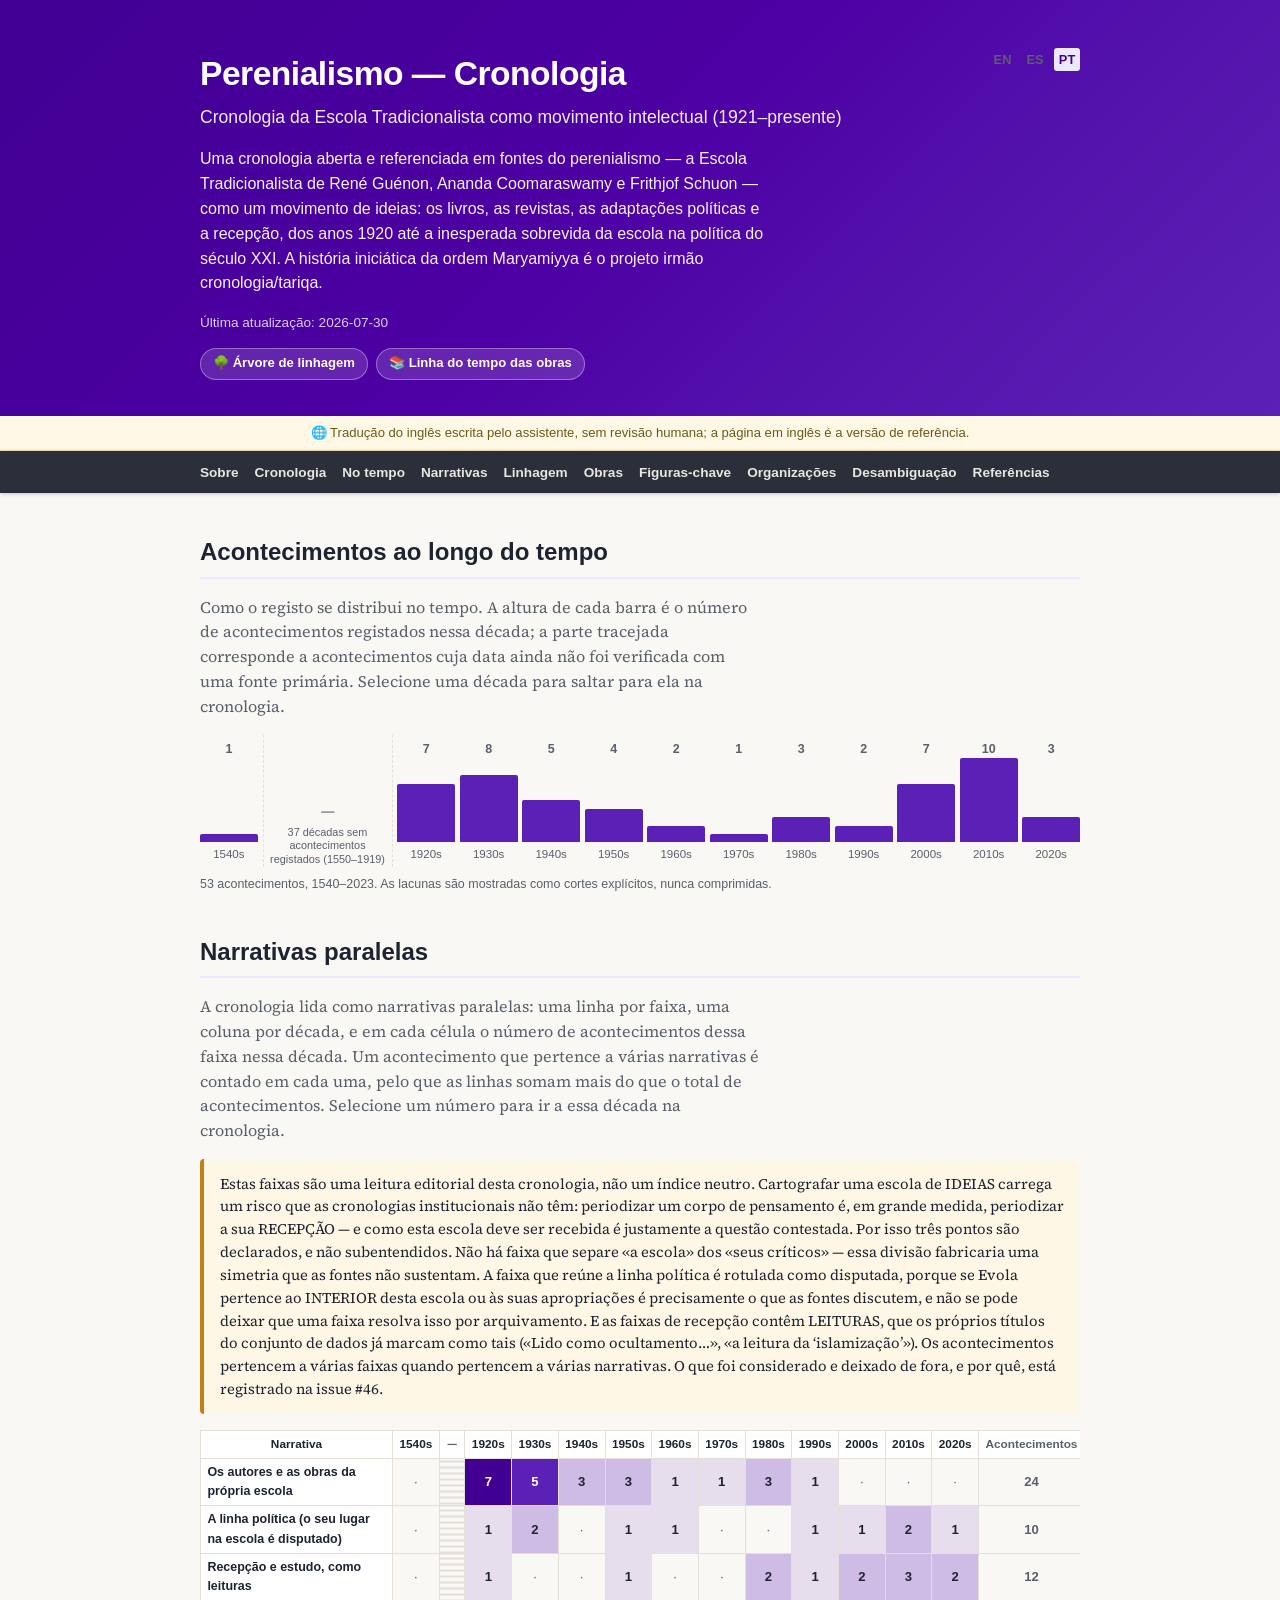
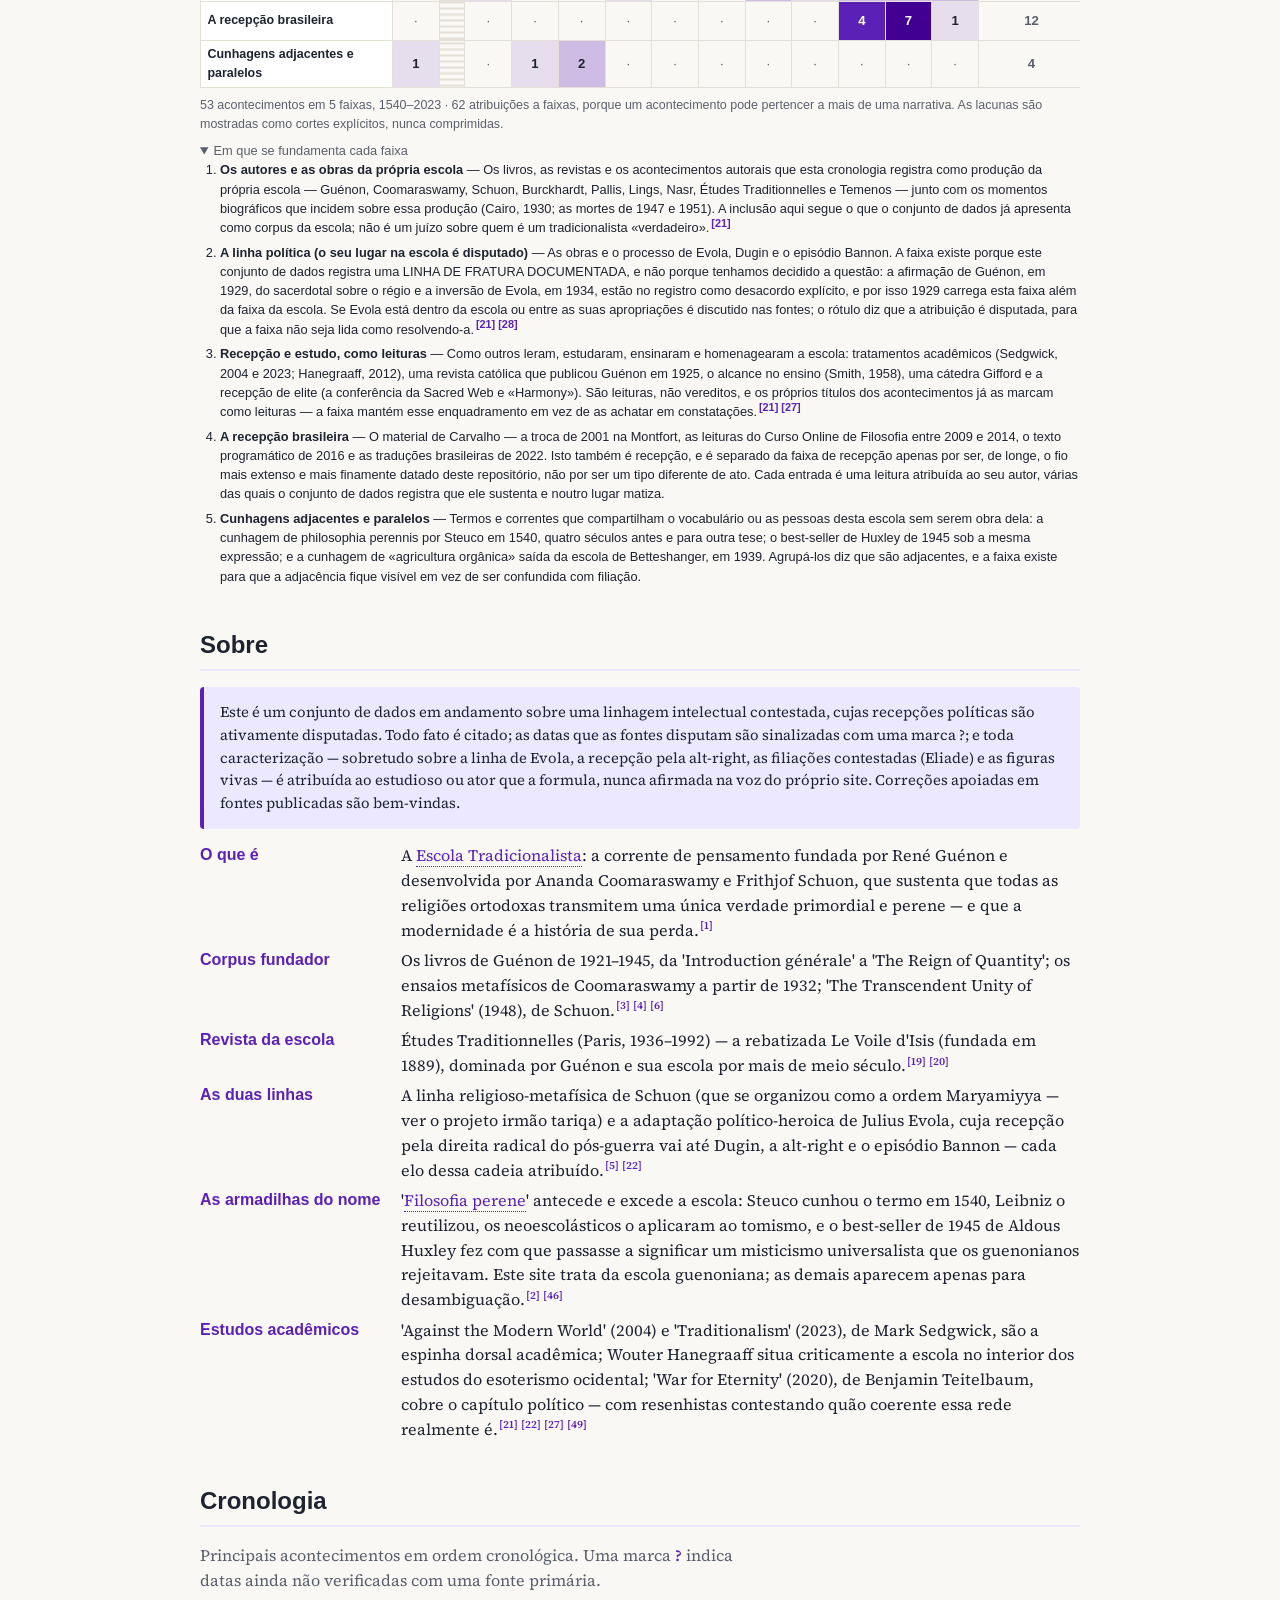
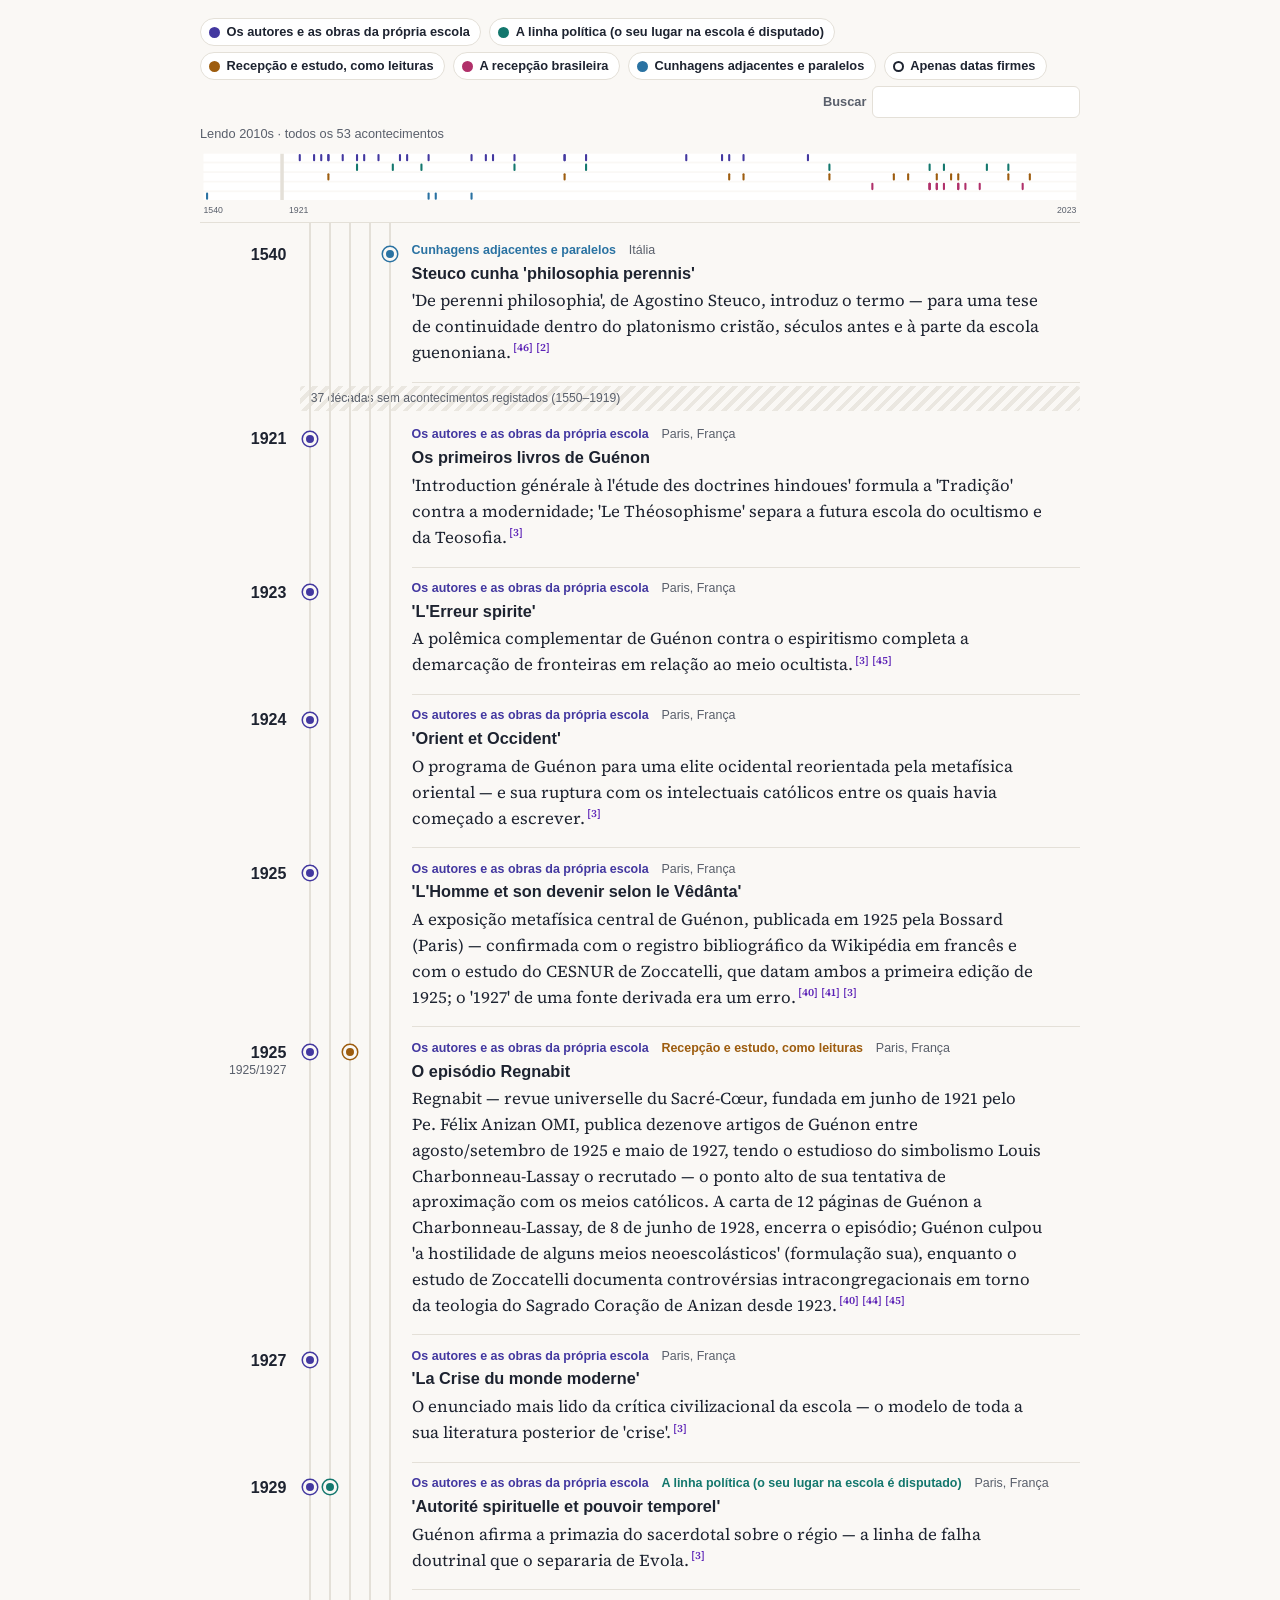
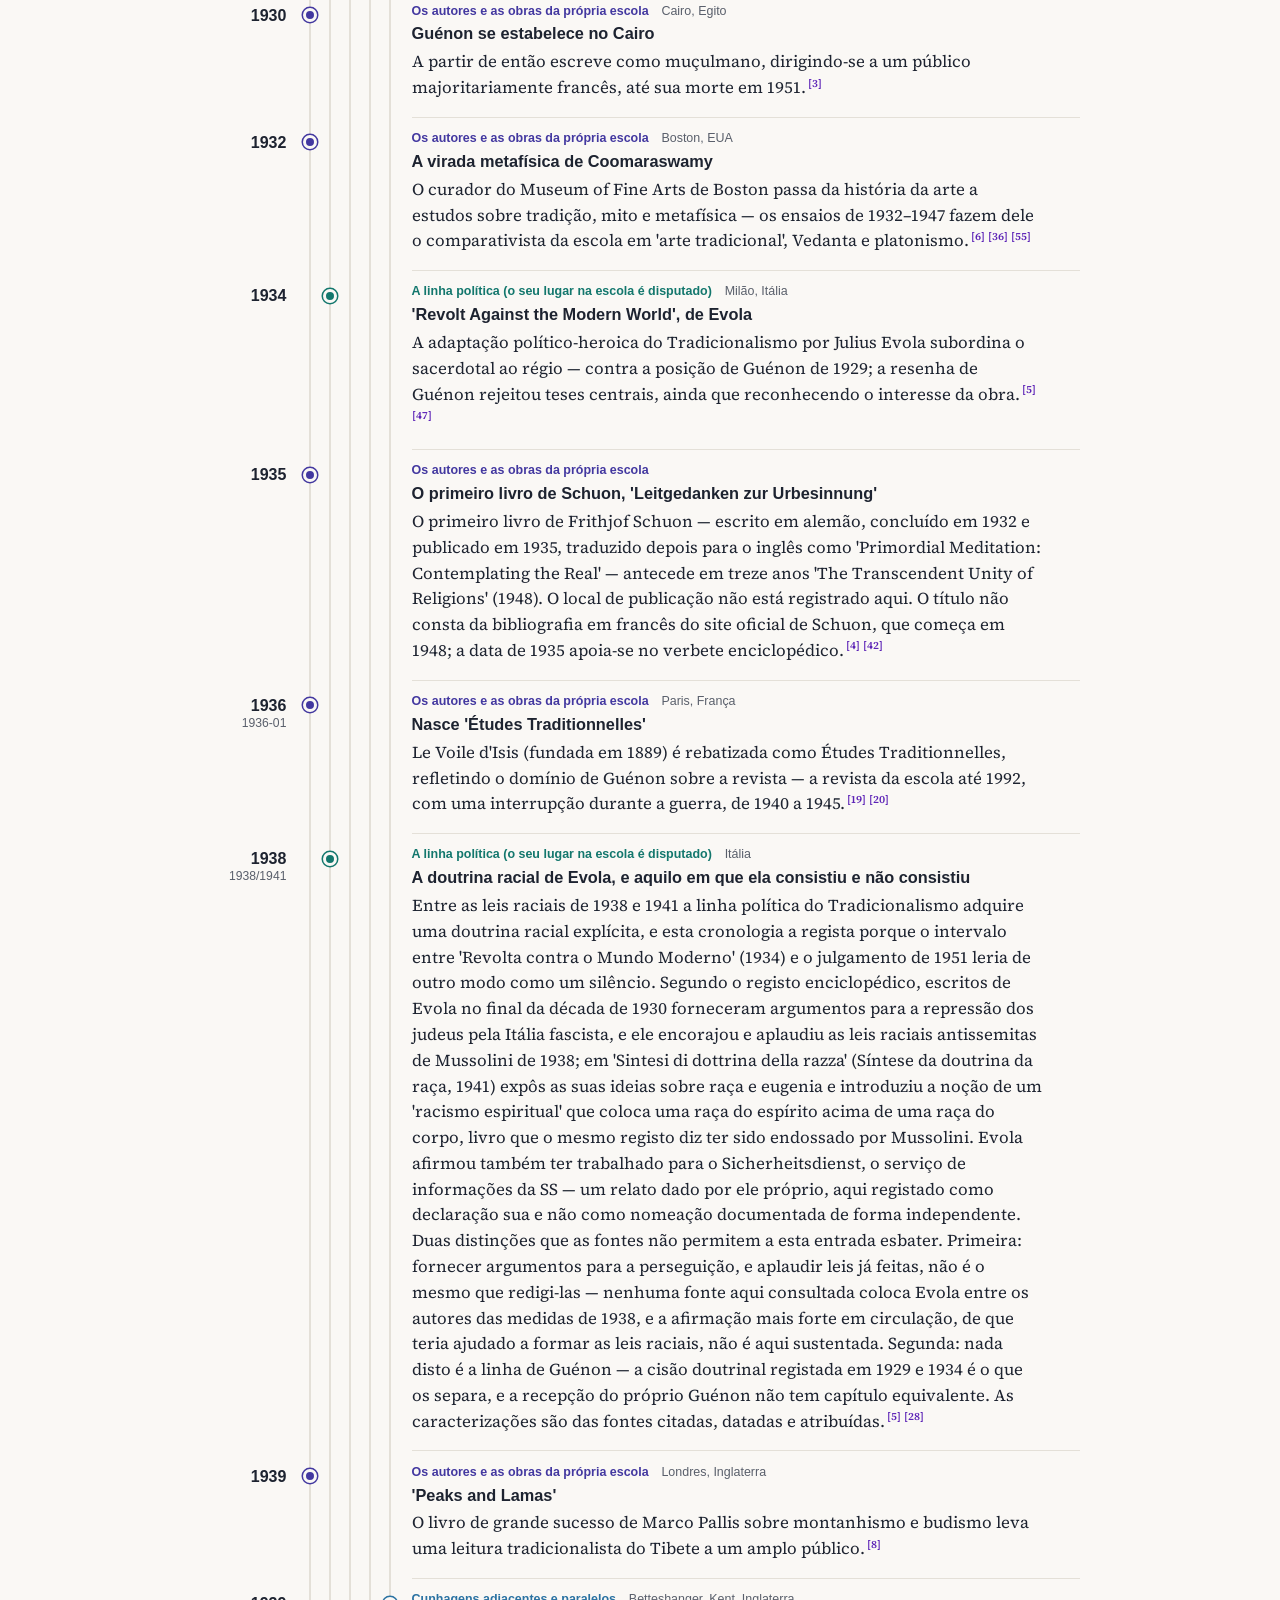
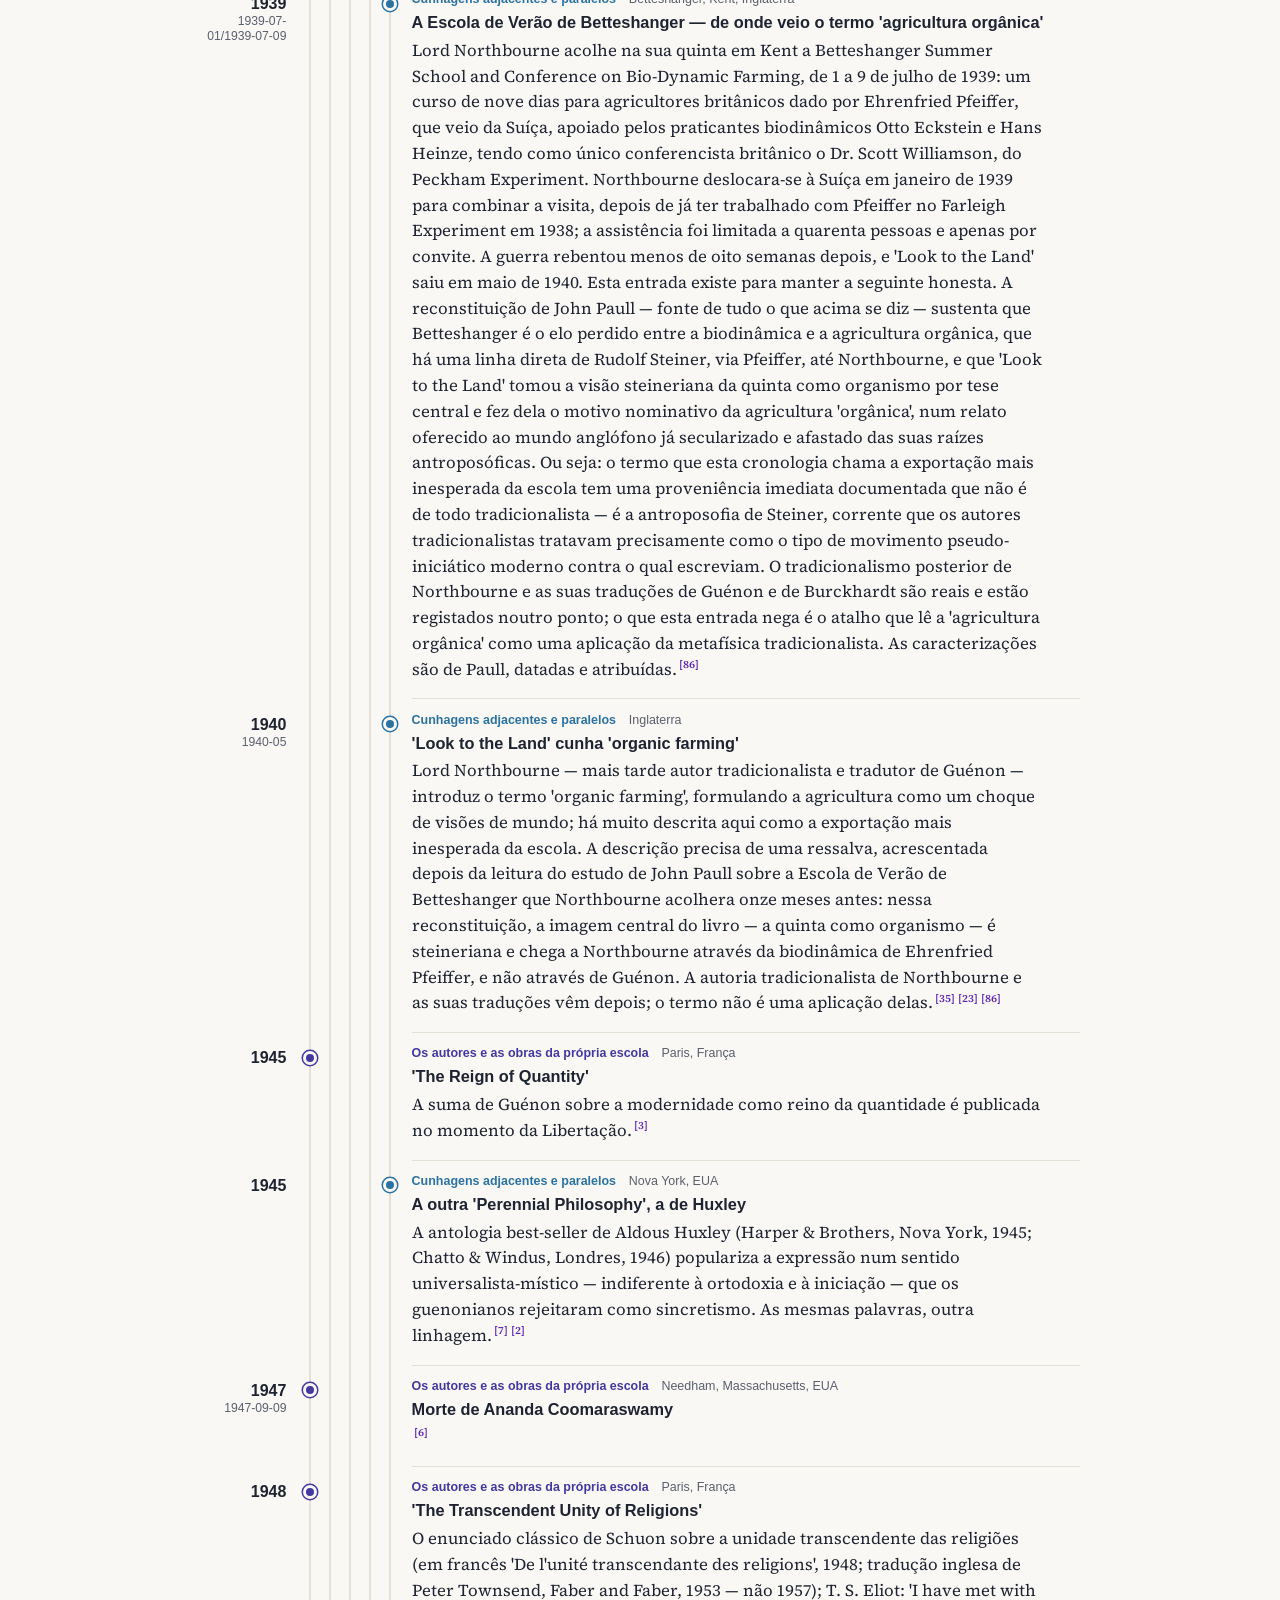
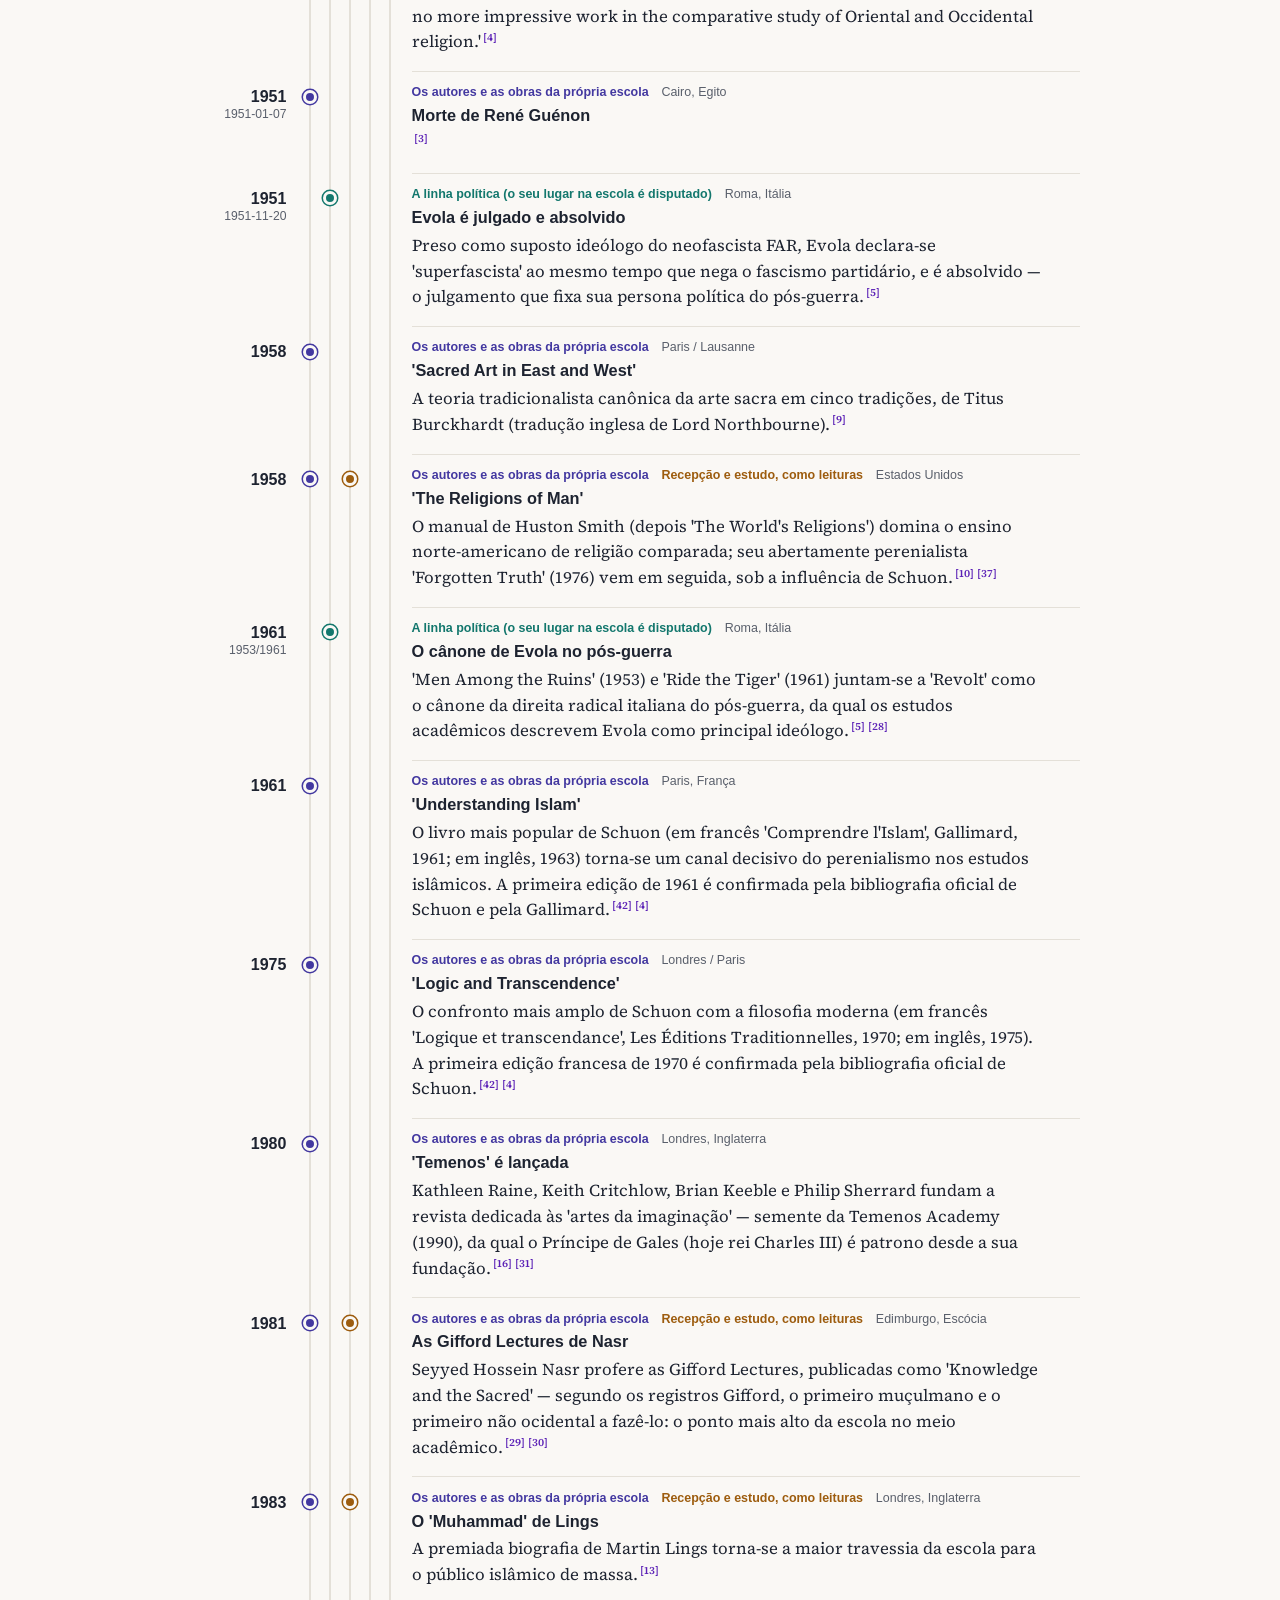
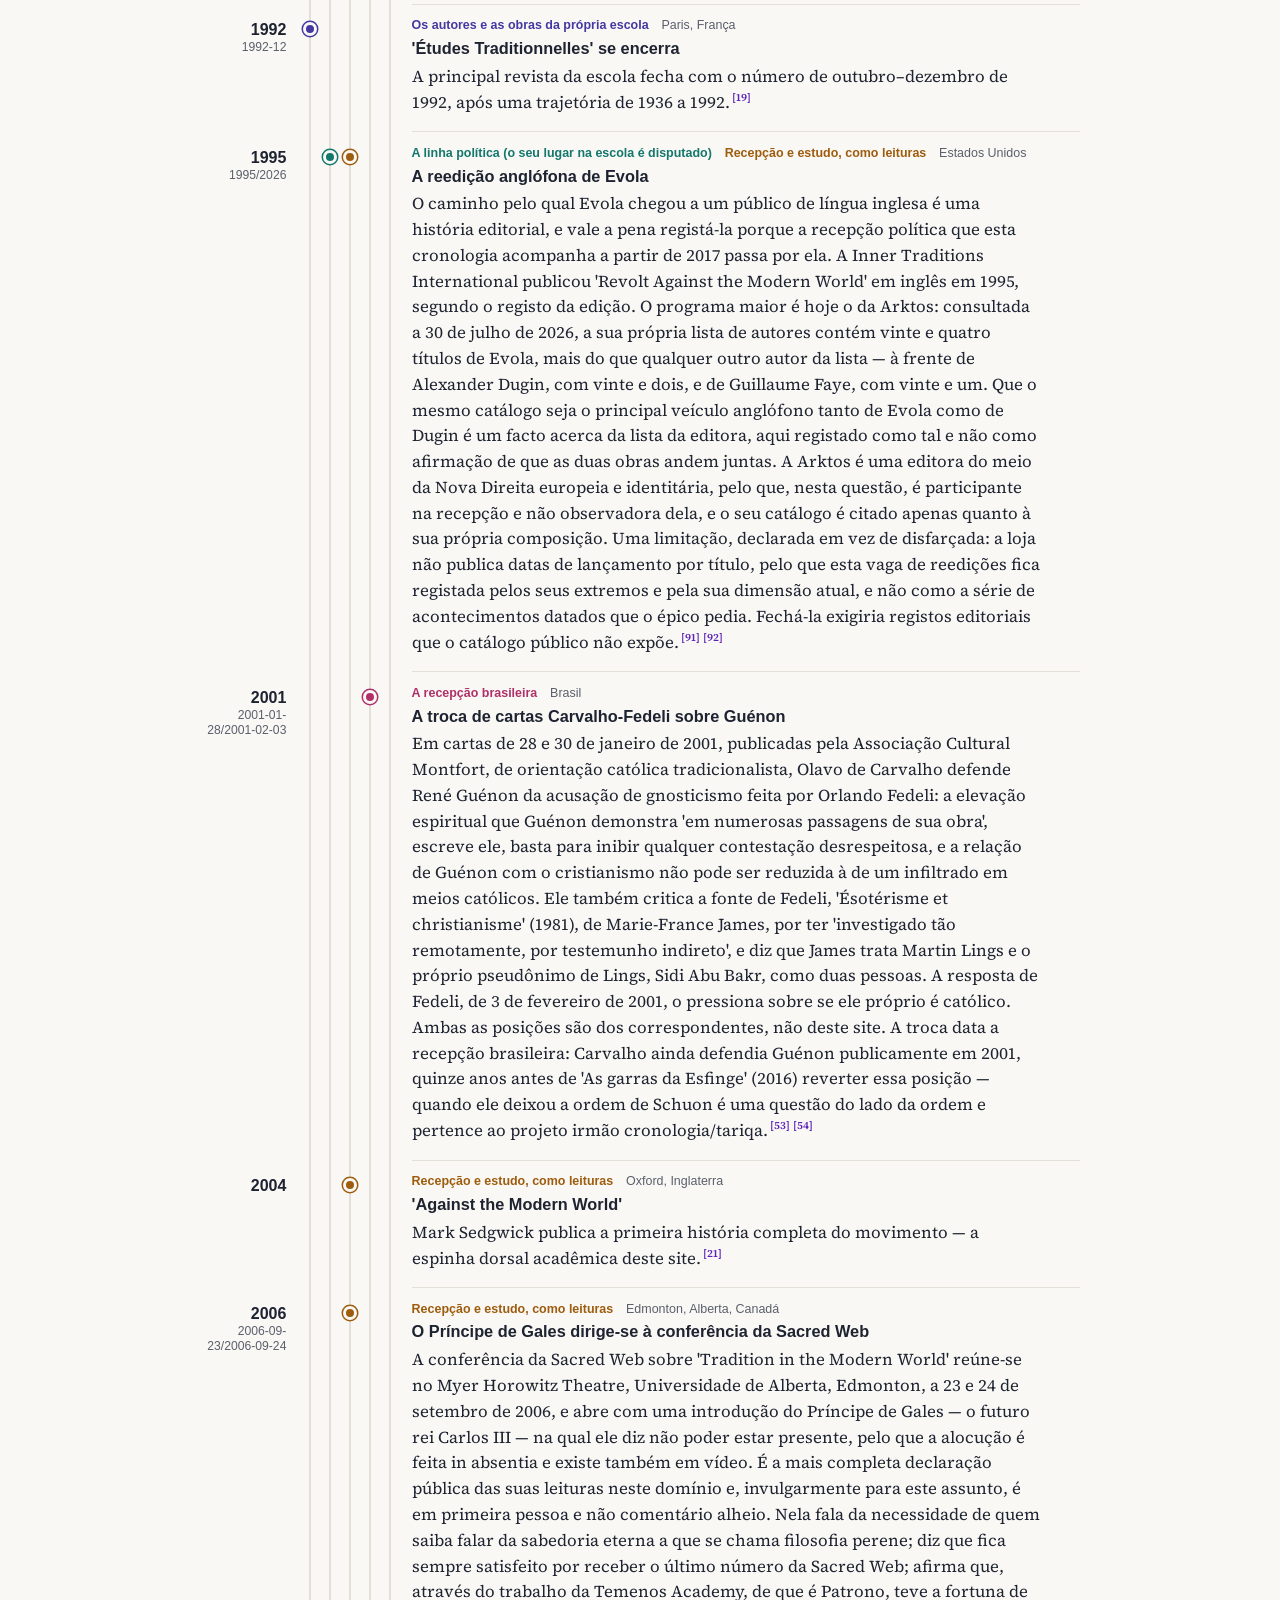
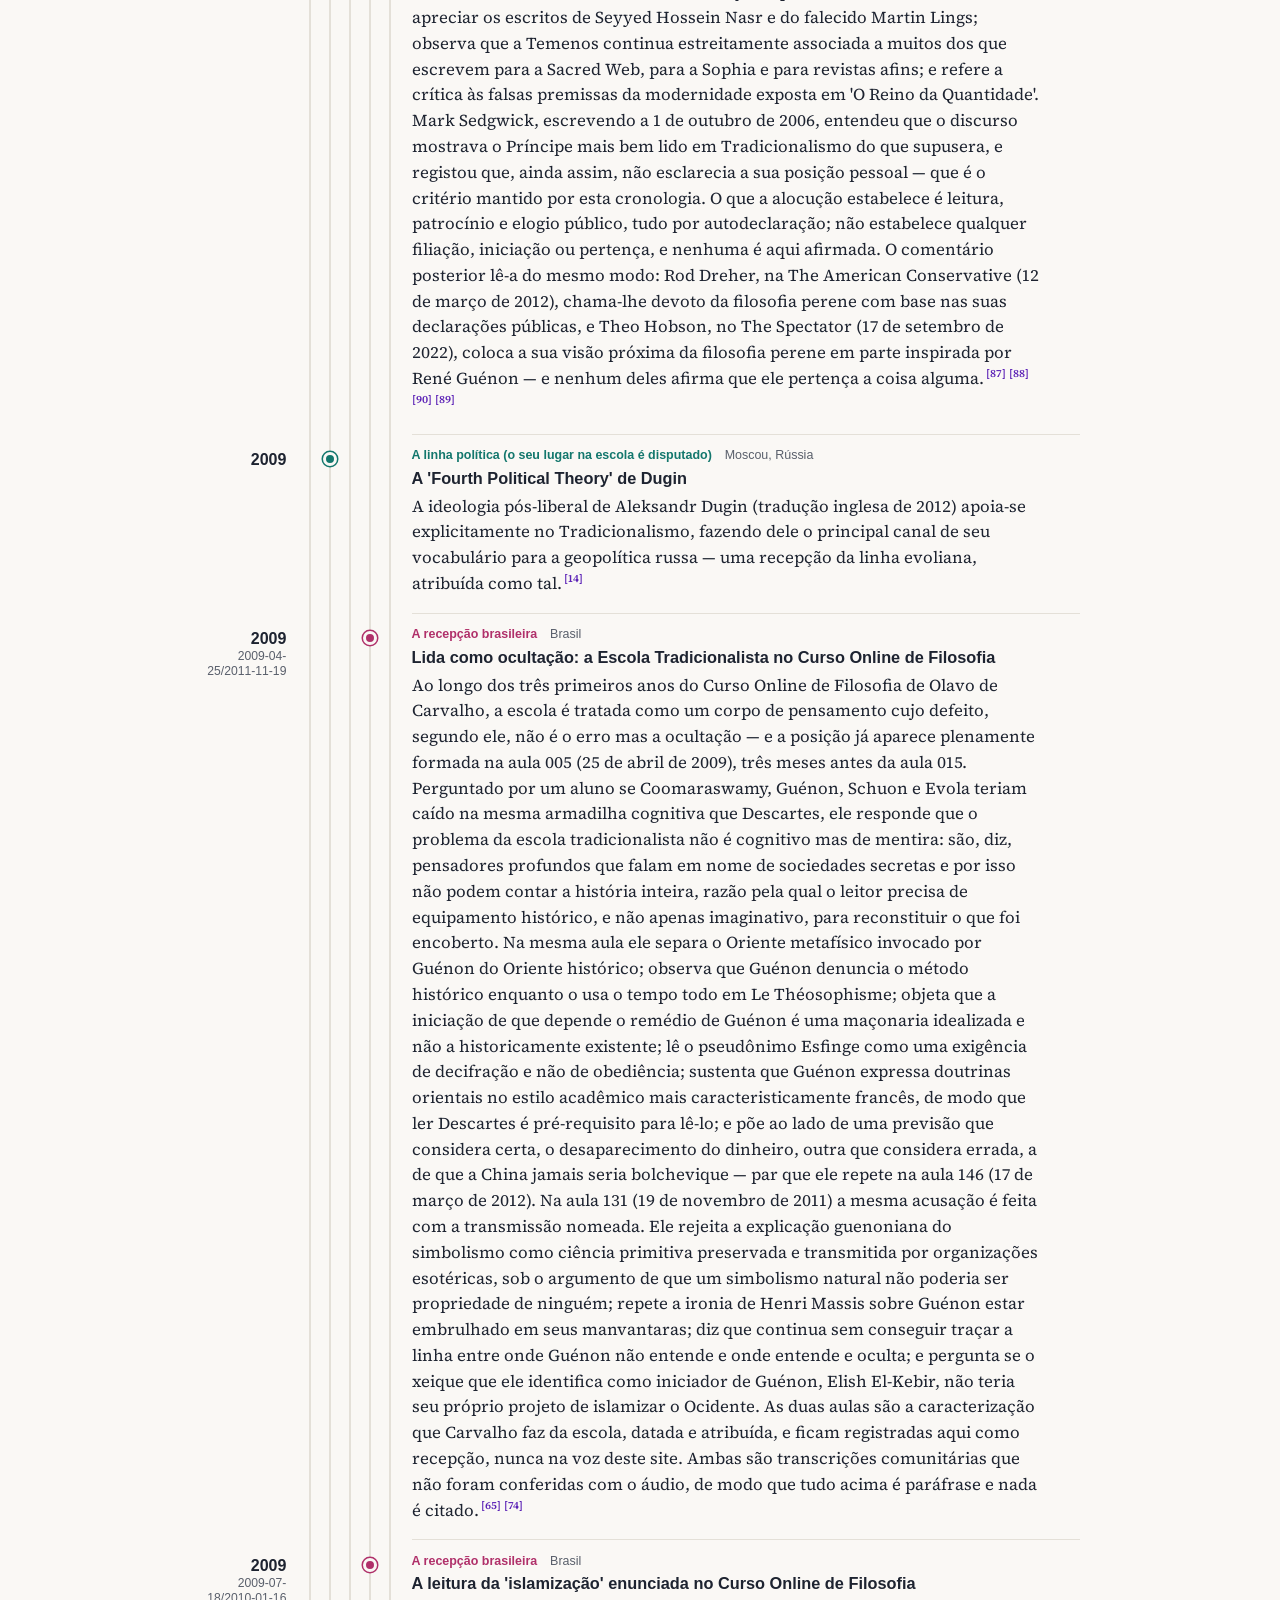
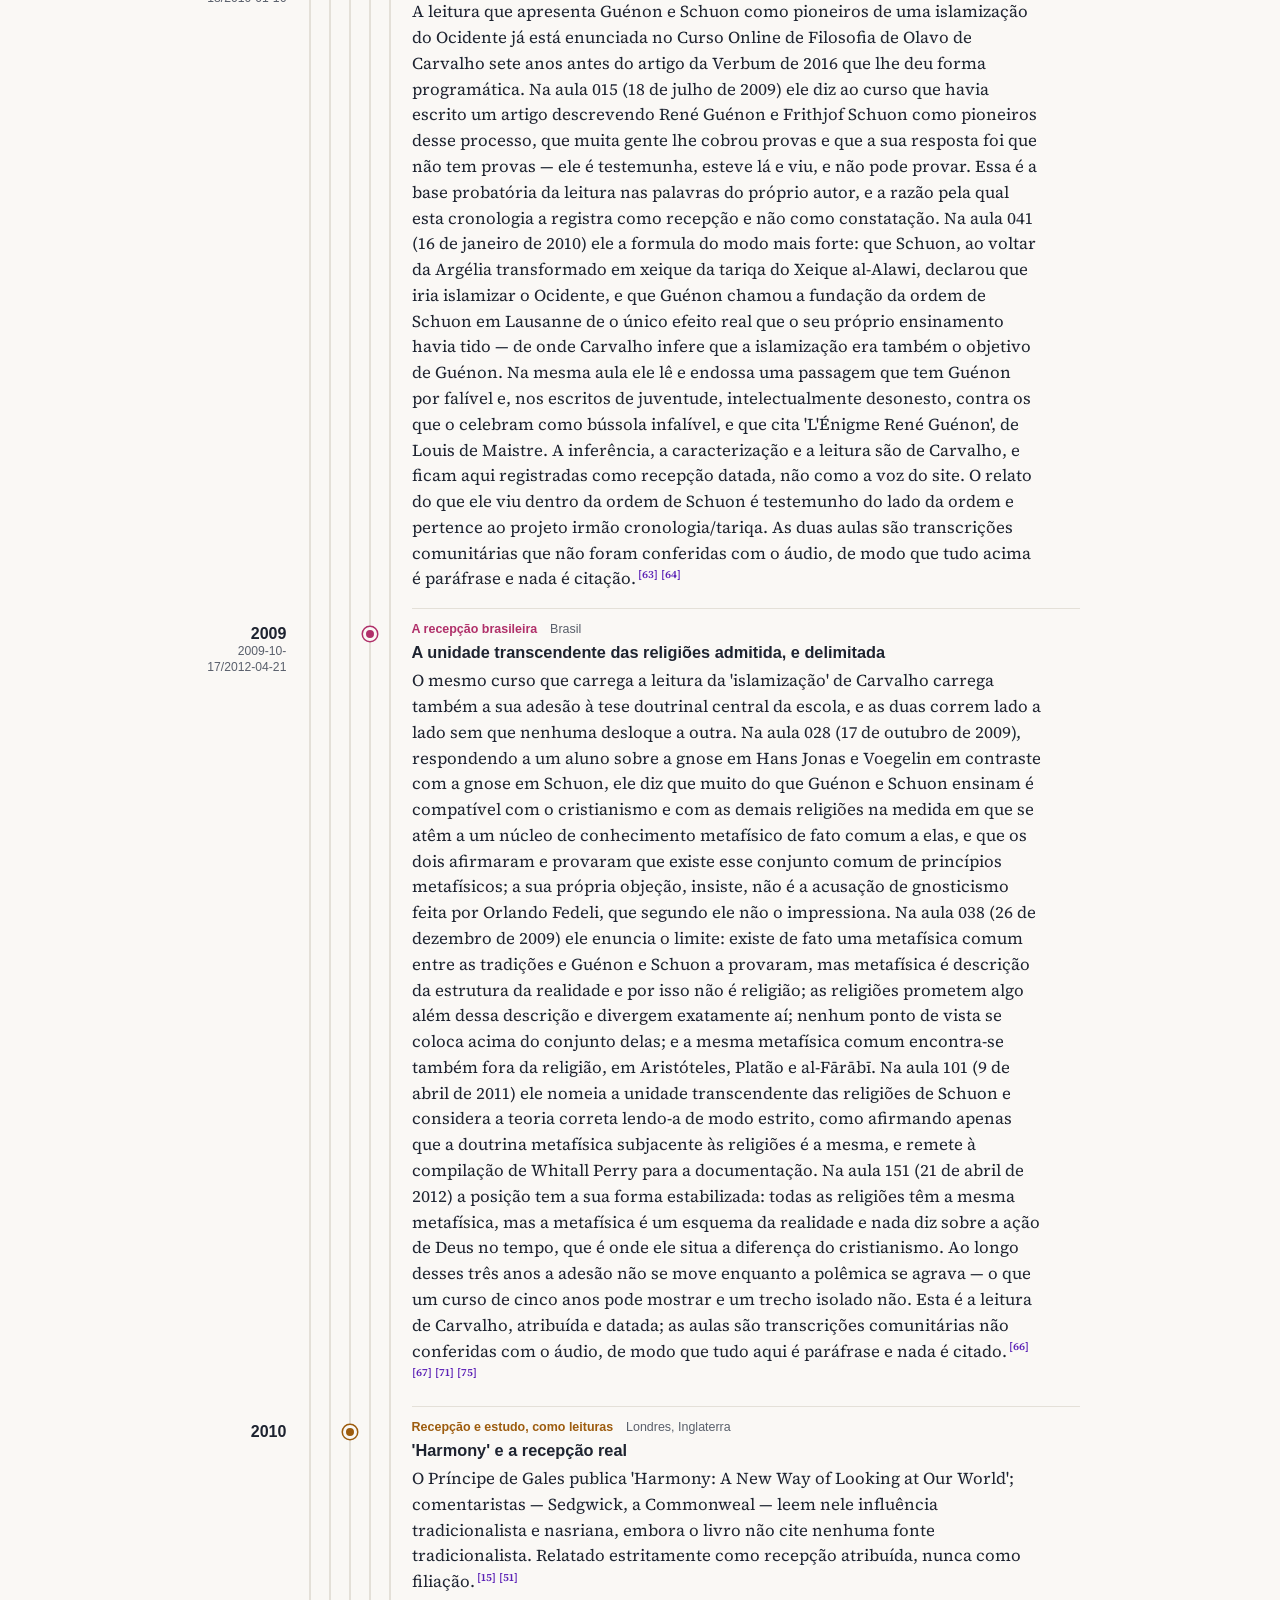
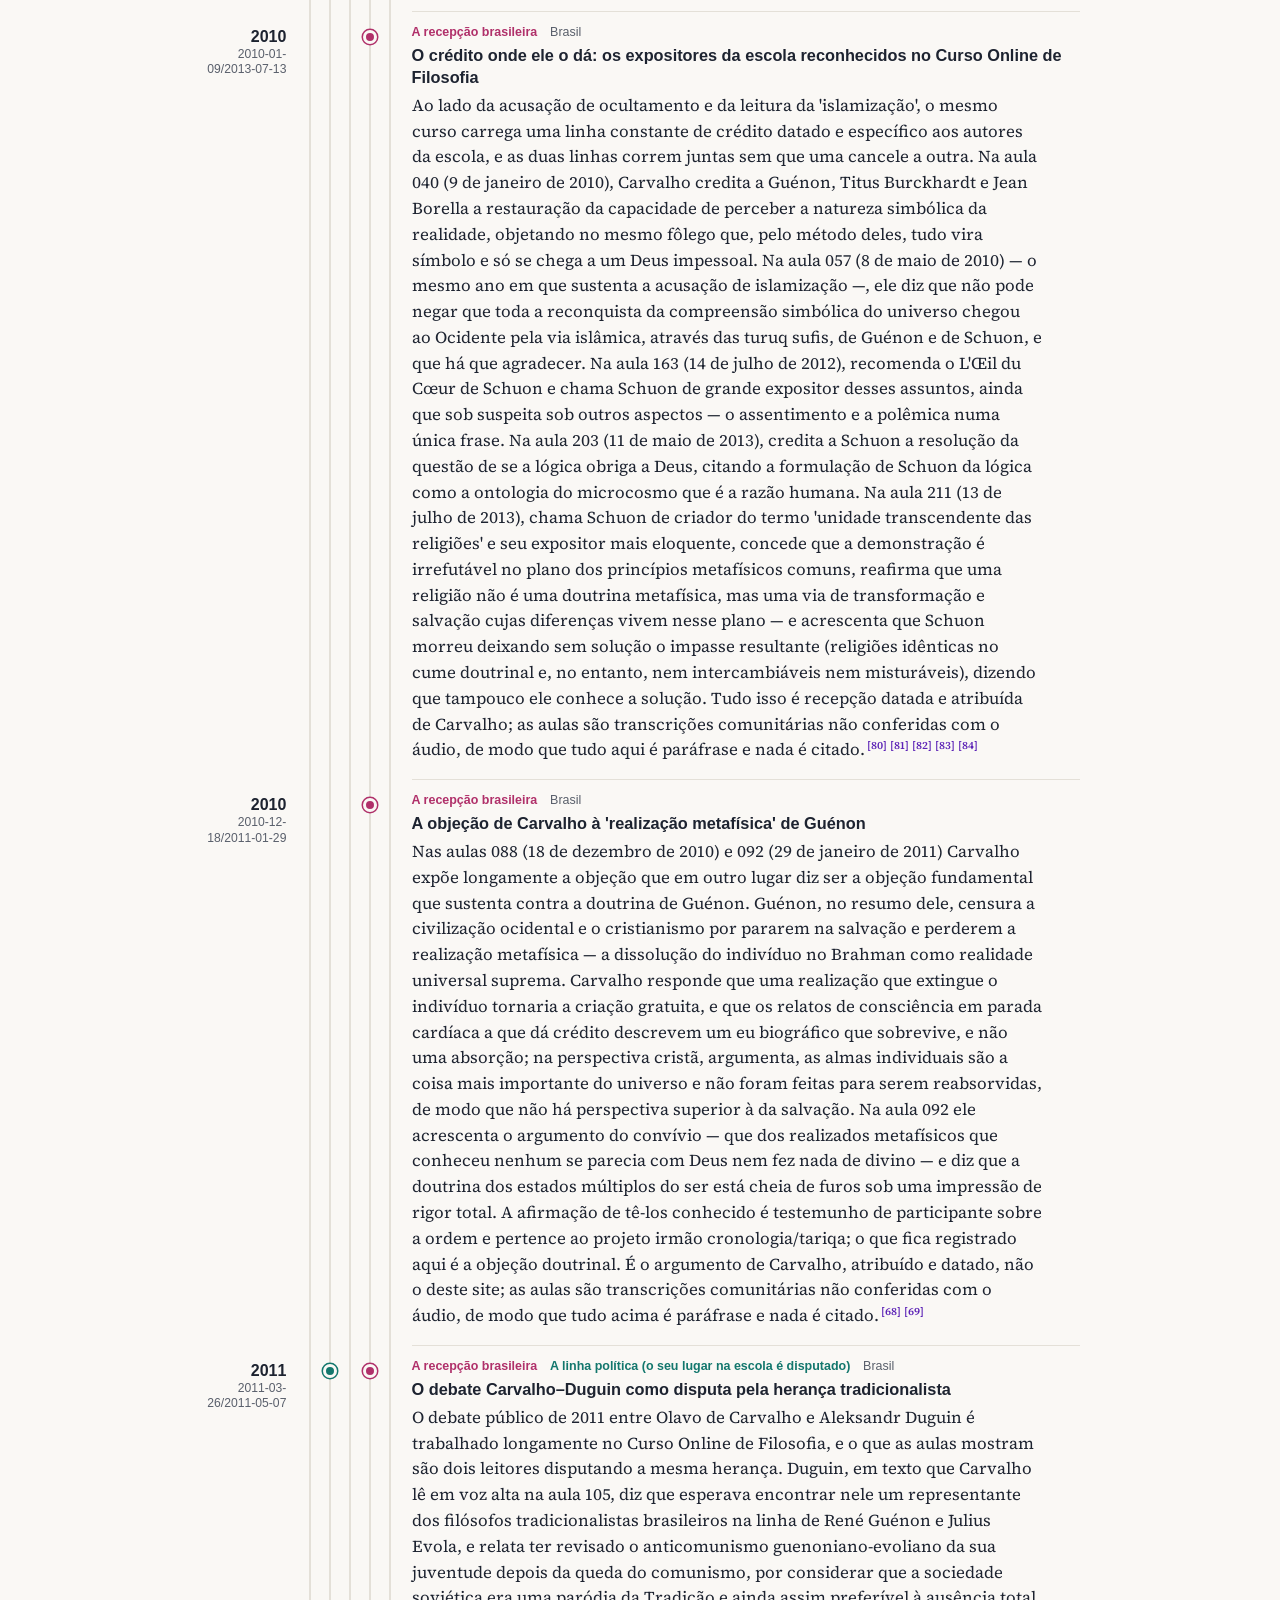
<file: docs/pt/index.html>
<!DOCTYPE html>
<html lang="pt">
<head>
  <meta charset="utf-8">
  <meta name="viewport" content="width=device-width, initial-scale=1">
  <title>Perenialismo — Cronologia</title>
  <meta name="description" content="Uma cronologia aberta e referenciada em fontes do perenialismo — a Escola Tradicionalista de René Guénon, Ananda Coomaraswamy e Frithjof Schuon — como um movimento de ideias: os livros, as revistas, as adaptações políticas e a recepção, dos anos 1920 até a inesperada sobrevida da escola na política do século XXI. A história iniciática da ordem Maryamiyya é o projeto irmão cronologia/tariqa.">
  <!-- Google tag (gtag.js) -->
  <script async src="https://www.googletagmanager.com/gtag/js?id=G-R9LV1QZHVE"></script>
  <script>
    window.dataLayer = window.dataLayer || [];
    function gtag(){dataLayer.push(arguments);}
    gtag('js', new Date());
    gtag('config', 'G-R9LV1QZHVE');
  </script>
  <link rel="stylesheet" href="../styles.css">
  <script src="../river.js" defer></script>
  <script src="../cite.js" defer data-label="Referência" data-all="Todas as referências"></script>
  <link rel="canonical" href="https://cronologia.github.io/perennialism/pt/">
  <link rel="alternate" hreflang="en" href="https://cronologia.github.io/perennialism/en/">
  <link rel="alternate" hreflang="es" href="https://cronologia.github.io/perennialism/es/">
  <link rel="alternate" hreflang="pt" href="https://cronologia.github.io/perennialism/pt/">
  <link rel="alternate" hreflang="x-default" href="https://cronologia.github.io/perennialism/">
  <meta property="og:type" content="website">
  <meta property="og:site_name" content="Perenialismo — Cronologia">
  <meta property="og:locale" content="pt_BR">
  <meta property="og:title" content="Perenialismo — Cronologia">
  <meta property="og:description" content="Uma cronologia aberta e referenciada em fontes do perenialismo — a Escola Tradicionalista de René Guénon, Ananda Coomaraswamy e Frithjof Schuon — como um movimento de ideias: os livros, as revistas, as adaptações políticas e a recepção, dos anos 1920 até a inesperada sobrevida da escola na política do século XXI. A história iniciática da ordem Maryamiyya é o projeto irmão cronologia/tariqa.">
  <meta property="og:url" content="https://cronologia.github.io/perennialism/pt/">
  <meta name="twitter:card" content="summary">
  <meta name="twitter:title" content="Perenialismo — Cronologia">
  <meta name="twitter:description" content="Uma cronologia aberta e referenciada em fontes do perenialismo — a Escola Tradicionalista de René Guénon, Ananda Coomaraswamy e Frithjof Schuon — como um movimento de ideias: os livros, as revistas, as adaptações políticas e a recepção, dos anos 1920 até a inesperada sobrevida da escola na política do século XXI. A história iniciática da ordem Maryamiyya é o projeto irmão cronologia/tariqa.">
  <script type="application/ld+json">
  {
    "@context": "https://schema.org",
    "@type": "WebSite",
    "name": "Perenialismo — Cronologia",
    "description": "Uma cronologia aberta e referenciada em fontes do perenialismo — a Escola Tradicionalista de René Guénon, Ananda Coomaraswamy e Frithjof Schuon — como um movimento de ideias: os livros, as revistas, as adaptações políticas e a recepção, dos anos 1920 até a inesperada sobrevida da escola na política do século XXI. A história iniciática da ordem Maryamiyya é o projeto irmão cronologia/tariqa.",
    "url": "https://cronologia.github.io/perennialism/pt/",
    "inLanguage": "pt"
  }
  </script>
</head>
<body>
  <header class="site-header">
    <div class="wrap">
      <nav class="lang-switch" aria-label="Idioma"><a href="../en/" hreflang="en">EN</a><a href="../es/" hreflang="es">ES</a><span class="lang-current" aria-current="true">PT</span></nav>
      <h1>Perenialismo — Cronologia</h1>
      <p class="subtitle">Cronologia da Escola Tradicionalista como movimento intelectual (1921–presente)</p>
      <p class="lead">Uma cronologia aberta e referenciada em fontes do perenialismo — a Escola Tradicionalista de René Guénon, Ananda Coomaraswamy e Frithjof Schuon — como um movimento de ideias: os livros, as revistas, as adaptações políticas e a recepção, dos anos 1920 até a inesperada sobrevida da escola na política do século XXI. A história iniciática da ordem Maryamiyya é o projeto irmão cronologia/tariqa.</p>
      <p class="updated">Última atualização: 2026-07-30</p>
      <div class="viz-chips">
        <a href="#lineage">🌳 Árvore de linhagem</a>
        <a href="#branch-timeline">📚 Linha do tempo das obras</a>
      </div>
    </div>
  </header>
  <div class="i18n-disclaimer" role="note">🌐 Tradução do inglês escrita pelo assistente, sem revisão humana; a página em inglês é a versão de referência.</div>

  <nav class="site-nav">
    <div class="wrap">
      <a href="#about">Sobre</a>
      <a href="#chronology">Cronologia</a>
      <a href="#chronology-spine">No tempo</a>
      <a href="#threads">Narrativas</a>
      <a href="#lineage">Linhagem</a>
      <a href="#branch-timeline">Obras</a>
      <a href="#figures">Figuras-chave</a>
      <a href="#organizations">Organizações</a>
      <a href="#disambiguation">Desambiguação</a>
      <a href="#references">Referências</a>
    </div>
  </nav>

  <main class="wrap">
    <section id="chronology-spine" class="viz">
      <h2>Acontecimentos ao longo do tempo</h2>
      <p class="section-intro">Como o registo se distribui no tempo. A altura de cada barra é o número de acontecimentos registados nessa década; a parte tracejada corresponde a acontecimentos cuja data ainda não foi verificada com uma fonte primária. Selecione uma década para saltar para ela na cronologia.</p>
      <figure class="chrono-spine">
        <div class="viz-scroll">
        <ol class="cs-track-list">
          <li class="cs-col"><a href="#decade-1540" title="1540s: 1 acontecimento"><span class="cs-count">1</span><span class="cs-track"><span class="cs-bar" style="height:10%"></span></span><span class="cs-label">1540s</span><span class="visually-hidden">1540s: 1 acontecimento</span></a></li>
          <li class="cs-break"><span class="cs-break-mark" aria-hidden="true">⸺</span><span class="cs-break-label">37 décadas sem acontecimentos registados (1550–1919)</span></li>
          <li class="cs-col"><a href="#decade-1920" title="1920s: 7 acontecimentos"><span class="cs-count">7</span><span class="cs-track"><span class="cs-bar" style="height:70%"></span></span><span class="cs-label">1920s</span><span class="visually-hidden">1920s: 7 acontecimentos</span></a></li>
          <li class="cs-col"><a href="#decade-1930" title="1930s: 8 acontecimentos"><span class="cs-count">8</span><span class="cs-track"><span class="cs-bar" style="height:80%"></span></span><span class="cs-label">1930s</span><span class="visually-hidden">1930s: 8 acontecimentos</span></a></li>
          <li class="cs-col"><a href="#decade-1940" title="1940s: 5 acontecimentos"><span class="cs-count">5</span><span class="cs-track"><span class="cs-bar" style="height:50%"></span></span><span class="cs-label">1940s</span><span class="visually-hidden">1940s: 5 acontecimentos</span></a></li>
          <li class="cs-col"><a href="#decade-1950" title="1950s: 4 acontecimentos"><span class="cs-count">4</span><span class="cs-track"><span class="cs-bar" style="height:40%"></span></span><span class="cs-label">1950s</span><span class="visually-hidden">1950s: 4 acontecimentos</span></a></li>
          <li class="cs-col"><a href="#decade-1960" title="1960s: 2 acontecimentos"><span class="cs-count">2</span><span class="cs-track"><span class="cs-bar" style="height:20%"></span></span><span class="cs-label">1960s</span><span class="visually-hidden">1960s: 2 acontecimentos</span></a></li>
          <li class="cs-col"><a href="#decade-1970" title="1970s: 1 acontecimento"><span class="cs-count">1</span><span class="cs-track"><span class="cs-bar" style="height:10%"></span></span><span class="cs-label">1970s</span><span class="visually-hidden">1970s: 1 acontecimento</span></a></li>
          <li class="cs-col"><a href="#decade-1980" title="1980s: 3 acontecimentos"><span class="cs-count">3</span><span class="cs-track"><span class="cs-bar" style="height:30%"></span></span><span class="cs-label">1980s</span><span class="visually-hidden">1980s: 3 acontecimentos</span></a></li>
          <li class="cs-col"><a href="#decade-1990" title="1990s: 2 acontecimentos"><span class="cs-count">2</span><span class="cs-track"><span class="cs-bar" style="height:20%"></span></span><span class="cs-label">1990s</span><span class="visually-hidden">1990s: 2 acontecimentos</span></a></li>
          <li class="cs-col"><a href="#decade-2000" title="2000s: 7 acontecimentos"><span class="cs-count">7</span><span class="cs-track"><span class="cs-bar" style="height:70%"></span></span><span class="cs-label">2000s</span><span class="visually-hidden">2000s: 7 acontecimentos</span></a></li>
          <li class="cs-col"><a href="#decade-2010" title="2010s: 10 acontecimentos"><span class="cs-count">10</span><span class="cs-track"><span class="cs-bar" style="height:100%"></span></span><span class="cs-label">2010s</span><span class="visually-hidden">2010s: 10 acontecimentos</span></a></li>
          <li class="cs-col"><a href="#decade-2020" title="2020s: 3 acontecimentos"><span class="cs-count">3</span><span class="cs-track"><span class="cs-bar" style="height:30%"></span></span><span class="cs-label">2020s</span><span class="visually-hidden">2020s: 3 acontecimentos</span></a></li>
        </ol>
        </div>
        <figcaption>53 acontecimentos, 1540–2023. As lacunas são mostradas como cortes explícitos, nunca comprimidas.</figcaption>
      </figure>
    </section>

    <section id="threads" class="viz">
      <h2>Narrativas paralelas</h2>
      <p class="section-intro">A cronologia lida como narrativas paralelas: uma linha por faixa, uma coluna por década, e em cada célula o número de acontecimentos dessa faixa nessa década. Um acontecimento que pertence a várias narrativas é contado em cada uma, pelo que as linhas somam mais do que o total de acontecimentos. Selecione um número para ir a essa década na cronologia.</p>
      <p class="notice notice-attribution">Estas faixas são uma leitura editorial desta cronologia, não um índice neutro. Cartografar uma escola de IDEIAS carrega um risco que as cronologias institucionais não têm: periodizar um corpo de pensamento é, em grande medida, periodizar a sua RECEPÇÃO — e como esta escola deve ser recebida é justamente a questão contestada. Por isso três pontos são declarados, e não subentendidos. Não há faixa que separe «a escola» dos «seus críticos» — essa divisão fabricaria uma simetria que as fontes não sustentam. A faixa que reúne a linha política é rotulada como disputada, porque se Evola pertence ao INTERIOR desta escola ou às suas apropriações é precisamente o que as fontes discutem, e não se pode deixar que uma faixa resolva isso por arquivamento. E as faixas de recepção contêm LEITURAS, que os próprios títulos do conjunto de dados já marcam como tais («Lido como ocultamento…», «a leitura da ‘islamização’»). Os acontecimentos pertencem a várias faixas quando pertencem a várias narrativas. O que foi considerado e deixado de fora, e por quê, está registrado na issue #46.</p>
      <figure class="swimlanes">
        <div class="viz-scroll">
        <table class="sw-grid">
          <thead>
            <tr><th scope="col">Narrativa</th><th scope="col">1540s</th><th scope="col" class="sw-break" title="37 décadas sem acontecimentos registados (1550–1919)"><span aria-hidden="true">⸺</span><span class="visually-hidden">37 décadas sem acontecimentos registados (1550–1919)</span></th><th scope="col">1920s</th><th scope="col">1930s</th><th scope="col">1940s</th><th scope="col">1950s</th><th scope="col">1960s</th><th scope="col">1970s</th><th scope="col">1980s</th><th scope="col">1990s</th><th scope="col">2000s</th><th scope="col">2010s</th><th scope="col">2020s</th><th scope="col" class="sw-total">Acontecimentos</th></tr>
          </thead>
          <tbody>
          <tr>
            <th scope="row">Os autores e as obras da própria escola</th>
            <td class="sw-cell sw-zero"><span class="visually-hidden">Os autores e as obras da própria escola, 1540s: sem acontecimentos registados</span></td><td class="sw-break"></td><td class="sw-cell sw-i4"><a href="#decade-1920" title="Os autores e as obras da própria escola, 1920s: 7 acontecimentos">7<span class="visually-hidden">Os autores e as obras da própria escola, 1920s: 7 acontecimentos</span></a></td><td class="sw-cell sw-i3"><a href="#decade-1930" title="Os autores e as obras da própria escola, 1930s: 5 acontecimentos">5<span class="visually-hidden">Os autores e as obras da própria escola, 1930s: 5 acontecimentos</span></a></td><td class="sw-cell sw-i2"><a href="#decade-1940" title="Os autores e as obras da própria escola, 1940s: 3 acontecimentos">3<span class="visually-hidden">Os autores e as obras da própria escola, 1940s: 3 acontecimentos</span></a></td><td class="sw-cell sw-i2"><a href="#decade-1950" title="Os autores e as obras da própria escola, 1950s: 3 acontecimentos">3<span class="visually-hidden">Os autores e as obras da própria escola, 1950s: 3 acontecimentos</span></a></td><td class="sw-cell sw-i1"><a href="#decade-1960" title="Os autores e as obras da própria escola, 1960s: 1 acontecimento">1<span class="visually-hidden">Os autores e as obras da própria escola, 1960s: 1 acontecimento</span></a></td><td class="sw-cell sw-i1"><a href="#decade-1970" title="Os autores e as obras da própria escola, 1970s: 1 acontecimento">1<span class="visually-hidden">Os autores e as obras da própria escola, 1970s: 1 acontecimento</span></a></td><td class="sw-cell sw-i2"><a href="#decade-1980" title="Os autores e as obras da própria escola, 1980s: 3 acontecimentos">3<span class="visually-hidden">Os autores e as obras da própria escola, 1980s: 3 acontecimentos</span></a></td><td class="sw-cell sw-i1"><a href="#decade-1990" title="Os autores e as obras da própria escola, 1990s: 1 acontecimento">1<span class="visually-hidden">Os autores e as obras da própria escola, 1990s: 1 acontecimento</span></a></td><td class="sw-cell sw-zero"><span class="visually-hidden">Os autores e as obras da própria escola, 2000s: sem acontecimentos registados</span></td><td class="sw-cell sw-zero"><span class="visually-hidden">Os autores e as obras da própria escola, 2010s: sem acontecimentos registados</span></td><td class="sw-cell sw-zero"><span class="visually-hidden">Os autores e as obras da própria escola, 2020s: sem acontecimentos registados</span></td>
            <td class="sw-total">24</td>
          </tr>
          <tr>
            <th scope="row">A linha política (o seu lugar na escola é disputado)</th>
            <td class="sw-cell sw-zero"><span class="visually-hidden">A linha política (o seu lugar na escola é disputado), 1540s: sem acontecimentos registados</span></td><td class="sw-break"></td><td class="sw-cell sw-i1"><a href="#decade-1920" title="A linha política (o seu lugar na escola é disputado), 1920s: 1 acontecimento">1<span class="visually-hidden">A linha política (o seu lugar na escola é disputado), 1920s: 1 acontecimento</span></a></td><td class="sw-cell sw-i2"><a href="#decade-1930" title="A linha política (o seu lugar na escola é disputado), 1930s: 2 acontecimentos">2<span class="visually-hidden">A linha política (o seu lugar na escola é disputado), 1930s: 2 acontecimentos</span></a></td><td class="sw-cell sw-zero"><span class="visually-hidden">A linha política (o seu lugar na escola é disputado), 1940s: sem acontecimentos registados</span></td><td class="sw-cell sw-i1"><a href="#decade-1950" title="A linha política (o seu lugar na escola é disputado), 1950s: 1 acontecimento">1<span class="visually-hidden">A linha política (o seu lugar na escola é disputado), 1950s: 1 acontecimento</span></a></td><td class="sw-cell sw-i1"><a href="#decade-1960" title="A linha política (o seu lugar na escola é disputado), 1960s: 1 acontecimento">1<span class="visually-hidden">A linha política (o seu lugar na escola é disputado), 1960s: 1 acontecimento</span></a></td><td class="sw-cell sw-zero"><span class="visually-hidden">A linha política (o seu lugar na escola é disputado), 1970s: sem acontecimentos registados</span></td><td class="sw-cell sw-zero"><span class="visually-hidden">A linha política (o seu lugar na escola é disputado), 1980s: sem acontecimentos registados</span></td><td class="sw-cell sw-i1"><a href="#decade-1990" title="A linha política (o seu lugar na escola é disputado), 1990s: 1 acontecimento">1<span class="visually-hidden">A linha política (o seu lugar na escola é disputado), 1990s: 1 acontecimento</span></a></td><td class="sw-cell sw-i1"><a href="#decade-2000" title="A linha política (o seu lugar na escola é disputado), 2000s: 1 acontecimento">1<span class="visually-hidden">A linha política (o seu lugar na escola é disputado), 2000s: 1 acontecimento</span></a></td><td class="sw-cell sw-i2"><a href="#decade-2010" title="A linha política (o seu lugar na escola é disputado), 2010s: 2 acontecimentos">2<span class="visually-hidden">A linha política (o seu lugar na escola é disputado), 2010s: 2 acontecimentos</span></a></td><td class="sw-cell sw-i1"><a href="#decade-2020" title="A linha política (o seu lugar na escola é disputado), 2020s: 1 acontecimento">1<span class="visually-hidden">A linha política (o seu lugar na escola é disputado), 2020s: 1 acontecimento</span></a></td>
            <td class="sw-total">10</td>
          </tr>
          <tr>
            <th scope="row">Recepção e estudo, como leituras</th>
            <td class="sw-cell sw-zero"><span class="visually-hidden">Recepção e estudo, como leituras, 1540s: sem acontecimentos registados</span></td><td class="sw-break"></td><td class="sw-cell sw-i1"><a href="#decade-1920" title="Recepção e estudo, como leituras, 1920s: 1 acontecimento">1<span class="visually-hidden">Recepção e estudo, como leituras, 1920s: 1 acontecimento</span></a></td><td class="sw-cell sw-zero"><span class="visually-hidden">Recepção e estudo, como leituras, 1930s: sem acontecimentos registados</span></td><td class="sw-cell sw-zero"><span class="visually-hidden">Recepção e estudo, como leituras, 1940s: sem acontecimentos registados</span></td><td class="sw-cell sw-i1"><a href="#decade-1950" title="Recepção e estudo, como leituras, 1950s: 1 acontecimento">1<span class="visually-hidden">Recepção e estudo, como leituras, 1950s: 1 acontecimento</span></a></td><td class="sw-cell sw-zero"><span class="visually-hidden">Recepção e estudo, como leituras, 1960s: sem acontecimentos registados</span></td><td class="sw-cell sw-zero"><span class="visually-hidden">Recepção e estudo, como leituras, 1970s: sem acontecimentos registados</span></td><td class="sw-cell sw-i2"><a href="#decade-1980" title="Recepção e estudo, como leituras, 1980s: 2 acontecimentos">2<span class="visually-hidden">Recepção e estudo, como leituras, 1980s: 2 acontecimentos</span></a></td><td class="sw-cell sw-i1"><a href="#decade-1990" title="Recepção e estudo, como leituras, 1990s: 1 acontecimento">1<span class="visually-hidden">Recepção e estudo, como leituras, 1990s: 1 acontecimento</span></a></td><td class="sw-cell sw-i2"><a href="#decade-2000" title="Recepção e estudo, como leituras, 2000s: 2 acontecimentos">2<span class="visually-hidden">Recepção e estudo, como leituras, 2000s: 2 acontecimentos</span></a></td><td class="sw-cell sw-i2"><a href="#decade-2010" title="Recepção e estudo, como leituras, 2010s: 3 acontecimentos">3<span class="visually-hidden">Recepção e estudo, como leituras, 2010s: 3 acontecimentos</span></a></td><td class="sw-cell sw-i2"><a href="#decade-2020" title="Recepção e estudo, como leituras, 2020s: 2 acontecimentos">2<span class="visually-hidden">Recepção e estudo, como leituras, 2020s: 2 acontecimentos</span></a></td>
            <td class="sw-total">12</td>
          </tr>
          <tr>
            <th scope="row">A recepção brasileira</th>
            <td class="sw-cell sw-zero"><span class="visually-hidden">A recepção brasileira, 1540s: sem acontecimentos registados</span></td><td class="sw-break"></td><td class="sw-cell sw-zero"><span class="visually-hidden">A recepção brasileira, 1920s: sem acontecimentos registados</span></td><td class="sw-cell sw-zero"><span class="visually-hidden">A recepção brasileira, 1930s: sem acontecimentos registados</span></td><td class="sw-cell sw-zero"><span class="visually-hidden">A recepção brasileira, 1940s: sem acontecimentos registados</span></td><td class="sw-cell sw-zero"><span class="visually-hidden">A recepção brasileira, 1950s: sem acontecimentos registados</span></td><td class="sw-cell sw-zero"><span class="visually-hidden">A recepção brasileira, 1960s: sem acontecimentos registados</span></td><td class="sw-cell sw-zero"><span class="visually-hidden">A recepção brasileira, 1970s: sem acontecimentos registados</span></td><td class="sw-cell sw-zero"><span class="visually-hidden">A recepção brasileira, 1980s: sem acontecimentos registados</span></td><td class="sw-cell sw-zero"><span class="visually-hidden">A recepção brasileira, 1990s: sem acontecimentos registados</span></td><td class="sw-cell sw-i3"><a href="#decade-2000" title="A recepção brasileira, 2000s: 4 acontecimentos">4<span class="visually-hidden">A recepção brasileira, 2000s: 4 acontecimentos</span></a></td><td class="sw-cell sw-i4"><a href="#decade-2010" title="A recepção brasileira, 2010s: 7 acontecimentos">7<span class="visually-hidden">A recepção brasileira, 2010s: 7 acontecimentos</span></a></td><td class="sw-cell sw-i1"><a href="#decade-2020" title="A recepção brasileira, 2020s: 1 acontecimento">1<span class="visually-hidden">A recepção brasileira, 2020s: 1 acontecimento</span></a></td>
            <td class="sw-total">12</td>
          </tr>
          <tr>
            <th scope="row">Cunhagens adjacentes e paralelos</th>
            <td class="sw-cell sw-i1"><a href="#decade-1540" title="Cunhagens adjacentes e paralelos, 1540s: 1 acontecimento">1<span class="visually-hidden">Cunhagens adjacentes e paralelos, 1540s: 1 acontecimento</span></a></td><td class="sw-break"></td><td class="sw-cell sw-zero"><span class="visually-hidden">Cunhagens adjacentes e paralelos, 1920s: sem acontecimentos registados</span></td><td class="sw-cell sw-i1"><a href="#decade-1930" title="Cunhagens adjacentes e paralelos, 1930s: 1 acontecimento">1<span class="visually-hidden">Cunhagens adjacentes e paralelos, 1930s: 1 acontecimento</span></a></td><td class="sw-cell sw-i2"><a href="#decade-1940" title="Cunhagens adjacentes e paralelos, 1940s: 2 acontecimentos">2<span class="visually-hidden">Cunhagens adjacentes e paralelos, 1940s: 2 acontecimentos</span></a></td><td class="sw-cell sw-zero"><span class="visually-hidden">Cunhagens adjacentes e paralelos, 1950s: sem acontecimentos registados</span></td><td class="sw-cell sw-zero"><span class="visually-hidden">Cunhagens adjacentes e paralelos, 1960s: sem acontecimentos registados</span></td><td class="sw-cell sw-zero"><span class="visually-hidden">Cunhagens adjacentes e paralelos, 1970s: sem acontecimentos registados</span></td><td class="sw-cell sw-zero"><span class="visually-hidden">Cunhagens adjacentes e paralelos, 1980s: sem acontecimentos registados</span></td><td class="sw-cell sw-zero"><span class="visually-hidden">Cunhagens adjacentes e paralelos, 1990s: sem acontecimentos registados</span></td><td class="sw-cell sw-zero"><span class="visually-hidden">Cunhagens adjacentes e paralelos, 2000s: sem acontecimentos registados</span></td><td class="sw-cell sw-zero"><span class="visually-hidden">Cunhagens adjacentes e paralelos, 2010s: sem acontecimentos registados</span></td><td class="sw-cell sw-zero"><span class="visually-hidden">Cunhagens adjacentes e paralelos, 2020s: sem acontecimentos registados</span></td>
            <td class="sw-total">4</td>
          </tr>
          </tbody>
        </table>
        </div>
        <figcaption>53 acontecimentos em 5 faixas, 1540–2023 · 62 atribuições a faixas, porque um acontecimento pode pertencer a mais de uma narrativa. As lacunas são mostradas como cortes explícitos, nunca comprimidas.</figcaption>
      </figure>
      <details class="sw-bases" open>
        <summary>Em que se fundamenta cada faixa</summary>
        <ol class="branch-notes">
            <li><strong>Os autores e as obras da própria escola</strong> — Os livros, as revistas e os acontecimentos autorais que esta cronologia registra como produção da própria escola — Guénon, Coomaraswamy, Schuon, Burckhardt, Pallis, Lings, Nasr, Études Traditionnelles e Temenos — junto com os momentos biográficos que incidem sobre essa produção (Cairo, 1930; as mortes de 1947 e 1951). A inclusão aqui segue o que o conjunto de dados já apresenta como corpus da escola; não é um juízo sobre quem é um tradicionalista «verdadeiro».<sup class="cite"><a href="#ref-21" title="Reference 21">[21]</a></sup></li>
            <li><strong>A linha política (o seu lugar na escola é disputado)</strong> — As obras e o processo de Evola, Dugin e o episódio Bannon. A faixa existe porque este conjunto de dados registra uma LINHA DE FRATURA DOCUMENTADA, e não porque tenhamos decidido a questão: a afirmação de Guénon, em 1929, do sacerdotal sobre o régio e a inversão de Evola, em 1934, estão no registro como desacordo explícito, e por isso 1929 carrega esta faixa além da faixa da escola. Se Evola está dentro da escola ou entre as suas apropriações é discutido nas fontes; o rótulo diz que a atribuição é disputada, para que a faixa não seja lida como resolvendo-a.<sup class="cite"><a href="#ref-21" title="Reference 21">[21]</a> <a href="#ref-28" title="Reference 28">[28]</a></sup></li>
            <li><strong>Recepção e estudo, como leituras</strong> — Como outros leram, estudaram, ensinaram e homenagearam a escola: tratamentos acadêmicos (Sedgwick, 2004 e 2023; Hanegraaff, 2012), uma revista católica que publicou Guénon em 1925, o alcance no ensino (Smith, 1958), uma cátedra Gifford e a recepção de elite (a conferência da Sacred Web e «Harmony»). São leituras, não vereditos, e os próprios títulos dos acontecimentos já as marcam como leituras — a faixa mantém esse enquadramento em vez de as achatar em constatações.<sup class="cite"><a href="#ref-21" title="Reference 21">[21]</a> <a href="#ref-27" title="Reference 27">[27]</a></sup></li>
            <li><strong>A recepção brasileira</strong> — O material de Carvalho — a troca de 2001 na Montfort, as leituras do Curso Online de Filosofia entre 2009 e 2014, o texto programático de 2016 e as traduções brasileiras de 2022. Isto também é recepção, e é separado da faixa de recepção apenas por ser, de longe, o fio mais extenso e mais finamente datado deste repositório, não por ser um tipo diferente de ato. Cada entrada é uma leitura atribuída ao seu autor, várias das quais o conjunto de dados registra que ele sustenta e noutro lugar matiza.</li>
            <li><strong>Cunhagens adjacentes e paralelos</strong> — Termos e correntes que compartilham o vocabulário ou as pessoas desta escola sem serem obra dela: a cunhagem de philosophia perennis por Steuco em 1540, quatro séculos antes e para outra tese; o best-seller de Huxley de 1945 sob a mesma expressão; e a cunhagem de «agricultura orgânica» saída da escola de Betteshanger, em 1939. Agrupá-los diz que são adjacentes, e a faixa existe para que a adjacência fique visível em vez de ser confundida com filiação.</li>
        </ol>
      </details>
    </section>

    <section id="about">
      <h2>Sobre</h2>
      <p class="notice">Este é um conjunto de dados em andamento sobre uma linhagem intelectual contestada, cujas recepções políticas são ativamente disputadas. Todo fato é citado; as datas que as fontes disputam são sinalizadas com uma marca ?; e toda caracterização — sobretudo sobre a linha de Evola, a recepção pela alt-right, as filiações contestadas (Eliade) e as figuras vivas — é atribuída ao estudioso ou ator que a formula, nunca afirmada na voz do próprio site. Correções apoiadas em fontes publicadas são bem-vindas.</p>
      <dl class="facts">
        <dt>O que é</dt>
        <dd>A <a class="glossary-link" href="https://cronologia.github.io/glossary/traditionalist-school/">Escola Tradicionalista</a>: a corrente de pensamento fundada por René Guénon e desenvolvida por Ananda Coomaraswamy e Frithjof Schuon, que sustenta que todas as religiões ortodoxas transmitem uma única verdade primordial e perene — e que a modernidade é a história de sua perda.<sup class="cite"><a href="#ref-1" title="Reference 1">[1]</a></sup></dd>
        <dt>Corpus fundador</dt>
        <dd>Os livros de Guénon de 1921–1945, da &#39;Introduction générale&#39; a &#39;The Reign of Quantity&#39;; os ensaios metafísicos de Coomaraswamy a partir de 1932; &#39;The Transcendent Unity of Religions&#39; (1948), de Schuon.<sup class="cite"><a href="#ref-3" title="Reference 3">[3]</a> <a href="#ref-4" title="Reference 4">[4]</a> <a href="#ref-6" title="Reference 6">[6]</a></sup></dd>
        <dt>Revista da escola</dt>
        <dd>Études Traditionnelles (Paris, 1936–1992) — a rebatizada Le Voile d&#39;Isis (fundada em 1889), dominada por Guénon e sua escola por mais de meio século.<sup class="cite"><a href="#ref-19" title="Reference 19">[19]</a> <a href="#ref-20" title="Reference 20">[20]</a></sup></dd>
        <dt>As duas linhas</dt>
        <dd>A linha religioso-metafísica de Schuon (que se organizou como a ordem Maryamiyya — ver o projeto irmão tariqa) e a adaptação político-heroica de Julius Evola, cuja recepção pela direita radical do pós-guerra vai até Dugin, a alt-right e o episódio Bannon — cada elo dessa cadeia atribuído.<sup class="cite"><a href="#ref-5" title="Reference 5">[5]</a> <a href="#ref-22" title="Reference 22">[22]</a></sup></dd>
        <dt>As armadilhas do nome</dt>
        <dd>&#39;<a class="glossary-link" href="https://cronologia.github.io/glossary/philosophia-perennis/">Filosofia perene</a>&#39; antecede e excede a escola: Steuco cunhou o termo em 1540, Leibniz o reutilizou, os neoescolásticos o aplicaram ao tomismo, e o best-seller de 1945 de Aldous Huxley fez com que passasse a significar um misticismo universalista que os guenonianos rejeitavam. Este site trata da escola guenoniana; as demais aparecem apenas para desambiguação.<sup class="cite"><a href="#ref-2" title="Reference 2">[2]</a> <a href="#ref-46" title="Reference 46">[46]</a></sup></dd>
        <dt>Estudos acadêmicos</dt>
        <dd>&#39;Against the Modern World&#39; (2004) e &#39;Traditionalism&#39; (2023), de Mark Sedgwick, são a espinha dorsal acadêmica; Wouter Hanegraaff situa criticamente a escola no interior dos estudos do esoterismo ocidental; &#39;War for Eternity&#39; (2020), de Benjamin Teitelbaum, cobre o capítulo político — com resenhistas contestando quão coerente essa rede realmente é.<sup class="cite"><a href="#ref-21" title="Reference 21">[21]</a> <a href="#ref-22" title="Reference 22">[22]</a> <a href="#ref-27" title="Reference 27">[27]</a> <a href="#ref-49" title="Reference 49">[49]</a></sup></dd>
      </dl>
    </section>

    <section id="chronology" class="river rv-lanes">
      <h2>Cronologia</h2>
      <p class="section-intro">Principais acontecimentos em ordem cronológica. Uma marca <span class="flag">?</span> indica
      datas ainda não verificadas com uma fonte primária.</p>
      <div class="rv-bar">
        <div class="rv-controls" role="group" aria-label="Filtrar a cronologia" hidden>
          <label class="rv-chip rv-l0"><input type="checkbox" data-lane="school" checked><span class="rv-sw"></span>Os autores e as obras da própria escola</label>
          <label class="rv-chip rv-l1"><input type="checkbox" data-lane="political-line" checked><span class="rv-sw"></span>A linha política (o seu lugar na escola é disputado)</label>
          <label class="rv-chip rv-l2"><input type="checkbox" data-lane="reception" checked><span class="rv-sw"></span>Recepção e estudo, como leituras</label>
          <label class="rv-chip rv-l3"><input type="checkbox" data-lane="brazil" checked><span class="rv-sw"></span>A recepção brasileira</label>
          <label class="rv-chip rv-l4"><input type="checkbox" data-lane="adjacent" checked><span class="rv-sw"></span>Cunhagens adjacentes e paralelos</label>
          <label class="rv-chip rv-firm"><input type="checkbox" data-firm><span class="rv-sw"></span>Apenas datas firmes</label>
          <label class="rv-find">Buscar <input type="search" autocomplete="off"></label>
          <p class="rv-status" aria-live="polite" data-all="todos os {n} acontecimentos" data-some="{n} de {total} acontecimentos exibidos" data-reading="Lendo"></p>
        </div>
        <svg class="rv-ribbon" viewBox="-4 0 1008 73" preserveAspectRatio="xMinYMid meet" role="img" aria-label="Visão geral dos 53 acontecimentos em 5 narrativas; as grandes lacunas do registro aparecem como cortes">
          <rect class="rv-row" x="0" y="2" width="1000" height="9"/><rect class="rv-row" x="0" y="13" width="1000" height="9"/><rect class="rv-row" x="0" y="24" width="1000" height="9"/><rect class="rv-row" x="0" y="35" width="1000" height="9"/><rect class="rv-row" x="0" y="46" width="1000" height="9"/><rect class="rv-brk" x="88" y="2" width="4" height="53"><title>37 décadas sem acontecimentos registados (1550–1919)</title></rect>
          <line class="rv-tick rv-l4" data-i="0" x1="4.1" x2="4.1" y1="47.5" y2="53.5"/><line class="rv-tick rv-l0" data-i="1" x1="110.3" x2="110.3" y1="3.5" y2="9.5"/><line class="rv-tick rv-l0" data-i="2" x1="126.7" x2="126.7" y1="3.5" y2="9.5"/><line class="rv-tick rv-l0" data-i="3" x1="134.9" x2="134.9" y1="3.5" y2="9.5"/><line class="rv-tick rv-l0" data-i="4" x1="143.1" x2="143.1" y1="3.5" y2="9.5"/><line class="rv-tick rv-l0" data-i="5" x1="143.1" x2="143.1" y1="3.5" y2="9.5"/><line class="rv-tick rv-l2" data-i="5" x1="143.1" x2="143.1" y1="25.5" y2="31.5"/><line class="rv-tick rv-l0" data-i="6" x1="159.5" x2="159.5" y1="3.5" y2="9.5"/><line class="rv-tick rv-l0" data-i="7" x1="175.9" x2="175.9" y1="3.5" y2="9.5"/><line class="rv-tick rv-l1" data-i="7" x1="175.9" x2="175.9" y1="14.5" y2="20.5"/><line class="rv-tick rv-l0" data-i="8" x1="184.1" x2="184.1" y1="3.5" y2="9.5"/><line class="rv-tick rv-l0" data-i="9" x1="200.5" x2="200.5" y1="3.5" y2="9.5"/><line class="rv-tick rv-l1" data-i="10" x1="216.9" x2="216.9" y1="14.5" y2="20.5"/><line class="rv-tick rv-l0" data-i="11" x1="225.1" x2="225.1" y1="3.5" y2="9.5"/><line class="rv-tick rv-l0" data-i="12" x1="233.3" x2="233.3" y1="3.5" y2="9.5"/><line class="rv-tick rv-l1" data-i="13" x1="249.7" x2="249.7" y1="14.5" y2="20.5"/><line class="rv-tick rv-l0" data-i="14" x1="257.9" x2="257.9" y1="3.5" y2="9.5"/><line class="rv-tick rv-l4" data-i="15" x1="257.9" x2="257.9" y1="47.5" y2="53.5"/><line class="rv-tick rv-l4" data-i="16" x1="266.1" x2="266.1" y1="47.5" y2="53.5"/><line class="rv-tick rv-l0" data-i="17" x1="307.1" x2="307.1" y1="3.5" y2="9.5"/><line class="rv-tick rv-l4" data-i="18" x1="307.1" x2="307.1" y1="47.5" y2="53.5"/><line class="rv-tick rv-l0" data-i="19" x1="323.5" x2="323.5" y1="3.5" y2="9.5"/><line class="rv-tick rv-l0" data-i="20" x1="331.7" x2="331.7" y1="3.5" y2="9.5"/><line class="rv-tick rv-l0" data-i="21" x1="356.3" x2="356.3" y1="3.5" y2="9.5"/><line class="rv-tick rv-l1" data-i="22" x1="356.3" x2="356.3" y1="14.5" y2="20.5"/><line class="rv-tick rv-l0" data-i="23" x1="413.7" x2="413.7" y1="3.5" y2="9.5"/><line class="rv-tick rv-l0" data-i="24" x1="413.7" x2="413.7" y1="3.5" y2="9.5"/><line class="rv-tick rv-l2" data-i="24" x1="413.7" x2="413.7" y1="25.5" y2="31.5"/><line class="rv-tick rv-l1" data-i="25" x1="438.3" x2="438.3" y1="14.5" y2="20.5"/><line class="rv-tick rv-l0" data-i="26" x1="438.3" x2="438.3" y1="3.5" y2="9.5"/><line class="rv-tick rv-l0" data-i="27" x1="553.1" x2="553.1" y1="3.5" y2="9.5"/><line class="rv-tick rv-l0" data-i="28" x1="594.1" x2="594.1" y1="3.5" y2="9.5"/><line class="rv-tick rv-l0" data-i="29" x1="602.3" x2="602.3" y1="3.5" y2="9.5"/><line class="rv-tick rv-l2" data-i="29" x1="602.3" x2="602.3" y1="25.5" y2="31.5"/><line class="rv-tick rv-l0" data-i="30" x1="618.7" x2="618.7" y1="3.5" y2="9.5"/><line class="rv-tick rv-l2" data-i="30" x1="618.7" x2="618.7" y1="25.5" y2="31.5"/><line class="rv-tick rv-l0" data-i="31" x1="692.5" x2="692.5" y1="3.5" y2="9.5"/><line class="rv-tick rv-l1" data-i="32" x1="717.1" x2="717.1" y1="14.5" y2="20.5"/><line class="rv-tick rv-l2" data-i="32" x1="717.1" x2="717.1" y1="25.5" y2="31.5"/><line class="rv-tick rv-l3" data-i="33" x1="766.3" x2="766.3" y1="36.5" y2="42.5"/><line class="rv-tick rv-l2" data-i="34" x1="790.9" x2="790.9" y1="25.5" y2="31.5"/><line class="rv-tick rv-l2" data-i="35" x1="807.3" x2="807.3" y1="25.5" y2="31.5"/><line class="rv-tick rv-l1" data-i="36" x1="831.9" x2="831.9" y1="14.5" y2="20.5"/><line class="rv-tick rv-l3" data-i="37" x1="831.9" x2="831.9" y1="36.5" y2="42.5"/><line class="rv-tick rv-l3" data-i="38" x1="831.9" x2="831.9" y1="36.5" y2="42.5"/><line class="rv-tick rv-l3" data-i="39" x1="831.9" x2="831.9" y1="36.5" y2="42.5"/><line class="rv-tick rv-l2" data-i="40" x1="840.1" x2="840.1" y1="25.5" y2="31.5"/><line class="rv-tick rv-l3" data-i="41" x1="840.1" x2="840.1" y1="36.5" y2="42.5"/><line class="rv-tick rv-l3" data-i="42" x1="840.1" x2="840.1" y1="36.5" y2="42.5"/><line class="rv-tick rv-l3" data-i="43" x1="848.3" x2="848.3" y1="36.5" y2="42.5"/><line class="rv-tick rv-l1" data-i="43" x1="848.3" x2="848.3" y1="14.5" y2="20.5"/><line class="rv-tick rv-l2" data-i="44" x1="856.5" x2="856.5" y1="25.5" y2="31.5"/><line class="rv-tick rv-l3" data-i="45" x1="864.7" x2="864.7" y1="36.5" y2="42.5"/><line class="rv-tick rv-l3" data-i="46" x1="864.7" x2="864.7" y1="36.5" y2="42.5"/><line class="rv-tick rv-l2" data-i="46" x1="864.7" x2="864.7" y1="25.5" y2="31.5"/><line class="rv-tick rv-l3" data-i="47" x1="872.9" x2="872.9" y1="36.5" y2="42.5"/><line class="rv-tick rv-l3" data-i="48" x1="889.3" x2="889.3" y1="36.5" y2="42.5"/><line class="rv-tick rv-l1" data-i="49" x1="897.5" x2="897.5" y1="14.5" y2="20.5"/><line class="rv-tick rv-l1" data-i="50" x1="922.1" x2="922.1" y1="14.5" y2="20.5"/><line class="rv-tick rv-l2" data-i="50" x1="922.1" x2="922.1" y1="25.5" y2="31.5"/><line class="rv-tick rv-l3" data-i="51" x1="938.5" x2="938.5" y1="36.5" y2="42.5"/><line class="rv-tick rv-l2" data-i="52" x1="946.7" x2="946.7" y1="25.5" y2="31.5"/>
          <text class="rv-axis" x="0" y="70" text-anchor="start">1540</text><text class="rv-axis" x="98" y="70" text-anchor="start">1921</text><text class="rv-axis" x="1000" y="70" text-anchor="end">2023</text><rect class="rv-win" x="0" y="0" width="0" height="57"/>
        </svg>
      </div>
      <ol class="rv-list" style="--lanes:5">
        <li class="rv-e" id="decade-1540" data-i="0" data-lanes="adjacent" data-decade="1540s">
          <div class="rv-year">1540</div>
          <div class="rv-node" aria-hidden="true"><i class="rv-l4" style="--k:4"></i></div>
          <div class="rv-card">
            <p class="rv-kick"><span class="rv-lane rv-l4">Cunhagens adjacentes e paralelos</span><span>Itália</span></p>
            <h3>Steuco cunha &#39;philosophia perennis&#39;</h3>
            <p class="rv-text">&#39;De perenni philosophia&#39;, de Agostino Steuco, introduz o termo — para uma tese de continuidade dentro do platonismo cristão, séculos antes e à parte da escola guenoniana.<sup class="cite"><a href="#ref-46" title="Reference 46">[46]</a> <a href="#ref-2" title="Reference 2">[2]</a></sup></p>
          </div>
        </li>
        <li class="rv-gap"><span>37 décadas sem acontecimentos registados (1550–1919)</span></li>
        <li class="rv-e" id="decade-1920" data-i="1" data-lanes="school" data-decade="1920s">
          <div class="rv-year">1921</div>
          <div class="rv-node" aria-hidden="true"><i class="rv-l0" style="--k:0"></i></div>
          <div class="rv-card">
            <p class="rv-kick"><span class="rv-lane rv-l0">Os autores e as obras da própria escola</span><span>Paris, França</span></p>
            <h3>Os primeiros livros de Guénon</h3>
            <p class="rv-text">&#39;Introduction générale à l&#39;étude des doctrines hindoues&#39; formula a &#39;Tradição&#39; contra a modernidade; &#39;Le Théosophisme&#39; separa a futura escola do ocultismo e da Teosofia.<sup class="cite"><a href="#ref-3" title="Reference 3">[3]</a></sup></p>
          </div>
        </li>
        <li class="rv-e" data-i="2" data-lanes="school" data-decade="1920s">
          <div class="rv-year">1923</div>
          <div class="rv-node" aria-hidden="true"><i class="rv-l0" style="--k:0"></i></div>
          <div class="rv-card">
            <p class="rv-kick"><span class="rv-lane rv-l0">Os autores e as obras da própria escola</span><span>Paris, França</span></p>
            <h3>&#39;L&#39;Erreur spirite&#39;</h3>
            <p class="rv-text">A polêmica complementar de Guénon contra o espiritismo completa a demarcação de fronteiras em relação ao meio ocultista.<sup class="cite"><a href="#ref-3" title="Reference 3">[3]</a> <a href="#ref-45" title="Reference 45">[45]</a></sup></p>
          </div>
        </li>
        <li class="rv-e" data-i="3" data-lanes="school" data-decade="1920s">
          <div class="rv-year">1924</div>
          <div class="rv-node" aria-hidden="true"><i class="rv-l0" style="--k:0"></i></div>
          <div class="rv-card">
            <p class="rv-kick"><span class="rv-lane rv-l0">Os autores e as obras da própria escola</span><span>Paris, França</span></p>
            <h3>&#39;Orient et Occident&#39;</h3>
            <p class="rv-text">O programa de Guénon para uma elite ocidental reorientada pela metafísica oriental — e sua ruptura com os intelectuais católicos entre os quais havia começado a escrever.<sup class="cite"><a href="#ref-3" title="Reference 3">[3]</a></sup></p>
          </div>
        </li>
        <li class="rv-e" data-i="4" data-lanes="school" data-decade="1920s">
          <div class="rv-year">1925</div>
          <div class="rv-node" aria-hidden="true"><i class="rv-l0" style="--k:0"></i></div>
          <div class="rv-card">
            <p class="rv-kick"><span class="rv-lane rv-l0">Os autores e as obras da própria escola</span><span>Paris, França</span></p>
            <h3>&#39;L&#39;Homme et son devenir selon le Vêdânta&#39;</h3>
            <p class="rv-text">A exposição metafísica central de Guénon, publicada em 1925 pela Bossard (Paris) — confirmada com o registro bibliográfico da Wikipédia em francês e com o estudo do CESNUR de Zoccatelli, que datam ambos a primeira edição de 1925; o &#39;1927&#39; de uma fonte derivada era um erro.<sup class="cite"><a href="#ref-40" title="Reference 40">[40]</a> <a href="#ref-41" title="Reference 41">[41]</a> <a href="#ref-3" title="Reference 3">[3]</a></sup></p>
          </div>
        </li>
        <li class="rv-e" data-i="5" data-lanes="school reception" data-decade="1920s">
          <div class="rv-year">1925<small>1925/1927</small></div>
          <div class="rv-node" aria-hidden="true"><i class="rv-l0" style="--k:0"></i><i class="rv-l2" style="--k:2"></i></div>
          <div class="rv-card">
            <p class="rv-kick"><span class="rv-lane rv-l0">Os autores e as obras da própria escola</span><span class="rv-lane rv-l2">Recepção e estudo, como leituras</span><span>Paris, França</span></p>
            <h3>O episódio Regnabit</h3>
            <p class="rv-text">Regnabit — revue universelle du Sacré-Cœur, fundada em junho de 1921 pelo Pe. Félix Anizan OMI, publica dezenove artigos de Guénon entre agosto/setembro de 1925 e maio de 1927, tendo o estudioso do simbolismo Louis Charbonneau-Lassay o recrutado — o ponto alto de sua tentativa de aproximação com os meios católicos. A carta de 12 páginas de Guénon a Charbonneau-Lassay, de 8 de junho de 1928, encerra o episódio; Guénon culpou &#39;a hostilidade de alguns meios neoescolásticos&#39; (formulação sua), enquanto o estudo de Zoccatelli documenta controvérsias intracongregacionais em torno da teologia do Sagrado Coração de Anizan desde 1923.<sup class="cite"><a href="#ref-40" title="Reference 40">[40]</a> <a href="#ref-44" title="Reference 44">[44]</a> <a href="#ref-45" title="Reference 45">[45]</a></sup></p>
          </div>
        </li>
        <li class="rv-e" data-i="6" data-lanes="school" data-decade="1920s">
          <div class="rv-year">1927</div>
          <div class="rv-node" aria-hidden="true"><i class="rv-l0" style="--k:0"></i></div>
          <div class="rv-card">
            <p class="rv-kick"><span class="rv-lane rv-l0">Os autores e as obras da própria escola</span><span>Paris, França</span></p>
            <h3>&#39;La Crise du monde moderne&#39;</h3>
            <p class="rv-text">O enunciado mais lido da crítica civilizacional da escola — o modelo de toda a sua literatura posterior de &#39;crise&#39;.<sup class="cite"><a href="#ref-3" title="Reference 3">[3]</a></sup></p>
          </div>
        </li>
        <li class="rv-e" data-i="7" data-lanes="school political-line" data-decade="1920s">
          <div class="rv-year">1929</div>
          <div class="rv-node" aria-hidden="true"><i class="rv-l0" style="--k:0"></i><i class="rv-l1" style="--k:1"></i></div>
          <div class="rv-card">
            <p class="rv-kick"><span class="rv-lane rv-l0">Os autores e as obras da própria escola</span><span class="rv-lane rv-l1">A linha política (o seu lugar na escola é disputado)</span><span>Paris, França</span></p>
            <h3>&#39;Autorité spirituelle et pouvoir temporel&#39;</h3>
            <p class="rv-text">Guénon afirma a primazia do sacerdotal sobre o régio — a linha de falha doutrinal que o separaria de Evola.<sup class="cite"><a href="#ref-3" title="Reference 3">[3]</a></sup></p>
          </div>
        </li>
        <li class="rv-e" id="decade-1930" data-i="8" data-lanes="school" data-decade="1930s">
          <div class="rv-year">1930</div>
          <div class="rv-node" aria-hidden="true"><i class="rv-l0" style="--k:0"></i></div>
          <div class="rv-card">
            <p class="rv-kick"><span class="rv-lane rv-l0">Os autores e as obras da própria escola</span><span>Cairo, Egito</span></p>
            <h3>Guénon se estabelece no Cairo</h3>
            <p class="rv-text">A partir de então escreve como muçulmano, dirigindo-se a um público majoritariamente francês, até sua morte em 1951.<sup class="cite"><a href="#ref-3" title="Reference 3">[3]</a></sup></p>
          </div>
        </li>
        <li class="rv-e" data-i="9" data-lanes="school" data-decade="1930s">
          <div class="rv-year">1932</div>
          <div class="rv-node" aria-hidden="true"><i class="rv-l0" style="--k:0"></i></div>
          <div class="rv-card">
            <p class="rv-kick"><span class="rv-lane rv-l0">Os autores e as obras da própria escola</span><span>Boston, EUA</span></p>
            <h3>A virada metafísica de Coomaraswamy</h3>
            <p class="rv-text">O curador do Museum of Fine Arts de Boston passa da história da arte a estudos sobre tradição, mito e metafísica — os ensaios de 1932–1947 fazem dele o comparativista da escola em &#39;arte tradicional&#39;, Vedanta e platonismo.<sup class="cite"><a href="#ref-6" title="Reference 6">[6]</a> <a href="#ref-36" title="Reference 36">[36]</a> <a href="#ref-55" title="Reference 55">[55]</a></sup></p>
          </div>
        </li>
        <li class="rv-e" data-i="10" data-lanes="political-line" data-decade="1930s">
          <div class="rv-year">1934</div>
          <div class="rv-node" aria-hidden="true"><i class="rv-l1" style="--k:1"></i></div>
          <div class="rv-card">
            <p class="rv-kick"><span class="rv-lane rv-l1">A linha política (o seu lugar na escola é disputado)</span><span>Milão, Itália</span></p>
            <h3>&#39;Revolt Against the Modern World&#39;, de Evola</h3>
            <p class="rv-text">A adaptação político-heroica do Tradicionalismo por Julius Evola subordina o sacerdotal ao régio — contra a posição de Guénon de 1929; a resenha de Guénon rejeitou teses centrais, ainda que reconhecendo o interesse da obra.<sup class="cite"><a href="#ref-5" title="Reference 5">[5]</a> <a href="#ref-47" title="Reference 47">[47]</a></sup></p>
          </div>
        </li>
        <li class="rv-e" data-i="11" data-lanes="school" data-decade="1930s">
          <div class="rv-year">1935</div>
          <div class="rv-node" aria-hidden="true"><i class="rv-l0" style="--k:0"></i></div>
          <div class="rv-card">
            <p class="rv-kick"><span class="rv-lane rv-l0">Os autores e as obras da própria escola</span></p>
            <h3>O primeiro livro de Schuon, &#39;Leitgedanken zur Urbesinnung&#39;</h3>
            <p class="rv-text">O primeiro livro de Frithjof Schuon — escrito em alemão, concluído em 1932 e publicado em 1935, traduzido depois para o inglês como &#39;Primordial Meditation: Contemplating the Real&#39; — antecede em treze anos &#39;The Transcendent Unity of Religions&#39; (1948). O local de publicação não está registrado aqui. O título não consta da bibliografia em francês do site oficial de Schuon, que começa em 1948; a data de 1935 apoia-se no verbete enciclopédico.<sup class="cite"><a href="#ref-4" title="Reference 4">[4]</a> <a href="#ref-42" title="Reference 42">[42]</a></sup></p>
          </div>
        </li>
        <li class="rv-e" data-i="12" data-lanes="school" data-decade="1930s">
          <div class="rv-year">1936<small>1936-01</small></div>
          <div class="rv-node" aria-hidden="true"><i class="rv-l0" style="--k:0"></i></div>
          <div class="rv-card">
            <p class="rv-kick"><span class="rv-lane rv-l0">Os autores e as obras da própria escola</span><span>Paris, França</span></p>
            <h3>Nasce &#39;Études Traditionnelles&#39;</h3>
            <p class="rv-text">Le Voile d&#39;Isis (fundada em 1889) é rebatizada como Études Traditionnelles, refletindo o domínio de Guénon sobre a revista — a revista da escola até 1992, com uma interrupção durante a guerra, de 1940 a 1945.<sup class="cite"><a href="#ref-19" title="Reference 19">[19]</a> <a href="#ref-20" title="Reference 20">[20]</a></sup></p>
          </div>
        </li>
        <li class="rv-e" data-i="13" data-lanes="political-line" data-decade="1930s">
          <div class="rv-year">1938<small>1938/1941</small></div>
          <div class="rv-node" aria-hidden="true"><i class="rv-l1" style="--k:1"></i></div>
          <div class="rv-card">
            <p class="rv-kick"><span class="rv-lane rv-l1">A linha política (o seu lugar na escola é disputado)</span><span>Itália</span></p>
            <h3>A doutrina racial de Evola, e aquilo em que ela consistiu e não consistiu</h3>
            <p class="rv-text">Entre as leis raciais de 1938 e 1941 a linha política do Tradicionalismo adquire uma doutrina racial explícita, e esta cronologia a regista porque o intervalo entre &#39;Revolta contra o Mundo Moderno&#39; (1934) e o julgamento de 1951 leria de outro modo como um silêncio. Segundo o registo enciclopédico, escritos de Evola no final da década de 1930 forneceram argumentos para a repressão dos judeus pela Itália fascista, e ele encorajou e aplaudiu as leis raciais antissemitas de Mussolini de 1938; em &#39;Sintesi di dottrina della razza&#39; (Síntese da doutrina da raça, 1941) expôs as suas ideias sobre raça e eugenia e introduziu a noção de um &#39;racismo espiritual&#39; que coloca uma raça do espírito acima de uma raça do corpo, livro que o mesmo registo diz ter sido endossado por Mussolini. Evola afirmou também ter trabalhado para o Sicherheitsdienst, o serviço de informações da SS — um relato dado por ele próprio, aqui registado como declaração sua e não como nomeação documentada de forma independente. Duas distinções que as fontes não permitem a esta entrada esbater. Primeira: fornecer argumentos para a perseguição, e aplaudir leis já feitas, não é o mesmo que redigi-las — nenhuma fonte aqui consultada coloca Evola entre os autores das medidas de 1938, e a afirmação mais forte em circulação, de que teria ajudado a formar as leis raciais, não é aqui sustentada. Segunda: nada disto é a linha de Guénon — a cisão doutrinal registada em 1929 e 1934 é o que os separa, e a recepção do próprio Guénon não tem capítulo equivalente. As caracterizações são das fontes citadas, datadas e atribuídas.<sup class="cite"><a href="#ref-5" title="Reference 5">[5]</a> <a href="#ref-28" title="Reference 28">[28]</a></sup></p>
          </div>
        </li>
        <li class="rv-e" data-i="14" data-lanes="school" data-decade="1930s">
          <div class="rv-year">1939</div>
          <div class="rv-node" aria-hidden="true"><i class="rv-l0" style="--k:0"></i></div>
          <div class="rv-card">
            <p class="rv-kick"><span class="rv-lane rv-l0">Os autores e as obras da própria escola</span><span>Londres, Inglaterra</span></p>
            <h3>&#39;Peaks and Lamas&#39;</h3>
            <p class="rv-text">O livro de grande sucesso de Marco Pallis sobre montanhismo e budismo leva uma leitura tradicionalista do Tibete a um amplo público.<sup class="cite"><a href="#ref-8" title="Reference 8">[8]</a></sup></p>
          </div>
        </li>
        <li class="rv-e" data-i="15" data-lanes="adjacent" data-decade="1930s">
          <div class="rv-year">1939<small>1939-07-01/1939-07-09</small></div>
          <div class="rv-node" aria-hidden="true"><i class="rv-l4" style="--k:4"></i></div>
          <div class="rv-card">
            <p class="rv-kick"><span class="rv-lane rv-l4">Cunhagens adjacentes e paralelos</span><span>Betteshanger, Kent, Inglaterra</span></p>
            <h3>A Escola de Verão de Betteshanger — de onde veio o termo &#39;agricultura orgânica&#39;</h3>
            <p class="rv-text">Lord Northbourne acolhe na sua quinta em Kent a Betteshanger Summer School and Conference on Bio-Dynamic Farming, de 1 a 9 de julho de 1939: um curso de nove dias para agricultores britânicos dado por Ehrenfried Pfeiffer, que veio da Suíça, apoiado pelos praticantes biodinâmicos Otto Eckstein e Hans Heinze, tendo como único conferencista britânico o Dr. Scott Williamson, do Peckham Experiment. Northbourne deslocara-se à Suíça em janeiro de 1939 para combinar a visita, depois de já ter trabalhado com Pfeiffer no Farleigh Experiment em 1938; a assistência foi limitada a quarenta pessoas e apenas por convite. A guerra rebentou menos de oito semanas depois, e &#39;Look to the Land&#39; saiu em maio de 1940. Esta entrada existe para manter a seguinte honesta. A reconstituição de John Paull — fonte de tudo o que acima se diz — sustenta que Betteshanger é o elo perdido entre a biodinâmica e a agricultura orgânica, que há uma linha direta de Rudolf Steiner, via Pfeiffer, até Northbourne, e que &#39;Look to the Land&#39; tomou a visão steineriana da quinta como organismo por tese central e fez dela o motivo nominativo da agricultura &#39;orgânica&#39;, num relato oferecido ao mundo anglófono já secularizado e afastado das suas raízes antroposóficas. Ou seja: o termo que esta cronologia chama a exportação mais inesperada da escola tem uma proveniência imediata documentada que não é de todo tradicionalista — é a antroposofia de Steiner, corrente que os autores tradicionalistas tratavam precisamente como o tipo de movimento pseudo-iniciático moderno contra o qual escreviam. O tradicionalismo posterior de Northbourne e as suas traduções de Guénon e de Burckhardt são reais e estão registados noutro ponto; o que esta entrada nega é o atalho que lê a &#39;agricultura orgânica&#39; como uma aplicação da metafísica tradicionalista. As caracterizações são de Paull, datadas e atribuídas.<sup class="cite"><a href="#ref-86" title="Reference 86">[86]</a></sup></p>
          </div>
        </li>
        <li class="rv-e" id="decade-1940" data-i="16" data-lanes="adjacent" data-decade="1940s">
          <div class="rv-year">1940<small>1940-05</small></div>
          <div class="rv-node" aria-hidden="true"><i class="rv-l4" style="--k:4"></i></div>
          <div class="rv-card">
            <p class="rv-kick"><span class="rv-lane rv-l4">Cunhagens adjacentes e paralelos</span><span>Inglaterra</span></p>
            <h3>&#39;Look to the Land&#39; cunha &#39;organic farming&#39;</h3>
            <p class="rv-text">Lord Northbourne — mais tarde autor tradicionalista e tradutor de Guénon — introduz o termo &#39;organic farming&#39;, formulando a agricultura como um choque de visões de mundo; há muito descrita aqui como a exportação mais inesperada da escola. A descrição precisa de uma ressalva, acrescentada depois da leitura do estudo de John Paull sobre a Escola de Verão de Betteshanger que Northbourne acolhera onze meses antes: nessa reconstituição, a imagem central do livro — a quinta como organismo — é steineriana e chega a Northbourne através da biodinâmica de Ehrenfried Pfeiffer, e não através de Guénon. A autoria tradicionalista de Northbourne e as suas traduções vêm depois; o termo não é uma aplicação delas.<sup class="cite"><a href="#ref-35" title="Reference 35">[35]</a> <a href="#ref-23" title="Reference 23">[23]</a> <a href="#ref-86" title="Reference 86">[86]</a></sup></p>
          </div>
        </li>
        <li class="rv-e" data-i="17" data-lanes="school" data-decade="1940s">
          <div class="rv-year">1945</div>
          <div class="rv-node" aria-hidden="true"><i class="rv-l0" style="--k:0"></i></div>
          <div class="rv-card">
            <p class="rv-kick"><span class="rv-lane rv-l0">Os autores e as obras da própria escola</span><span>Paris, França</span></p>
            <h3>&#39;The Reign of Quantity&#39;</h3>
            <p class="rv-text">A suma de Guénon sobre a modernidade como reino da quantidade é publicada no momento da Libertação.<sup class="cite"><a href="#ref-3" title="Reference 3">[3]</a></sup></p>
          </div>
        </li>
        <li class="rv-e" data-i="18" data-lanes="adjacent" data-decade="1940s">
          <div class="rv-year">1945</div>
          <div class="rv-node" aria-hidden="true"><i class="rv-l4" style="--k:4"></i></div>
          <div class="rv-card">
            <p class="rv-kick"><span class="rv-lane rv-l4">Cunhagens adjacentes e paralelos</span><span>Nova York, EUA</span></p>
            <h3>A outra &#39;Perennial Philosophy&#39;, a de Huxley</h3>
            <p class="rv-text">A antologia best-seller de Aldous Huxley (Harper &amp; Brothers, Nova York, 1945; Chatto &amp; Windus, Londres, 1946) populariza a expressão num sentido universalista-místico — indiferente à ortodoxia e à iniciação — que os guenonianos rejeitaram como sincretismo. As mesmas palavras, outra linhagem.<sup class="cite"><a href="#ref-7" title="Reference 7">[7]</a> <a href="#ref-2" title="Reference 2">[2]</a></sup></p>
          </div>
        </li>
        <li class="rv-e" data-i="19" data-lanes="school" data-decade="1940s">
          <div class="rv-year">1947<small>1947-09-09</small></div>
          <div class="rv-node" aria-hidden="true"><i class="rv-l0" style="--k:0"></i></div>
          <div class="rv-card">
            <p class="rv-kick"><span class="rv-lane rv-l0">Os autores e as obras da própria escola</span><span>Needham, Massachusetts, EUA</span></p>
            <h3>Morte de Ananda Coomaraswamy</h3>
            <p class="rv-text"><sup class="cite"><a href="#ref-6" title="Reference 6">[6]</a></sup></p>
          </div>
        </li>
        <li class="rv-e" data-i="20" data-lanes="school" data-decade="1940s">
          <div class="rv-year">1948</div>
          <div class="rv-node" aria-hidden="true"><i class="rv-l0" style="--k:0"></i></div>
          <div class="rv-card">
            <p class="rv-kick"><span class="rv-lane rv-l0">Os autores e as obras da própria escola</span><span>Paris, França</span></p>
            <h3>&#39;The Transcendent Unity of Religions&#39;</h3>
            <p class="rv-text">O enunciado clássico de Schuon sobre a unidade transcendente das religiões (em francês &#39;De l&#39;unité transcendante des religions&#39;, 1948; tradução inglesa de Peter Townsend, Faber and Faber, 1953 — não 1957); T. S. Eliot: &#39;I have met with no more impressive work in the comparative study of Oriental and Occidental religion.&#39;<sup class="cite"><a href="#ref-4" title="Reference 4">[4]</a></sup></p>
          </div>
        </li>
        <li class="rv-e" id="decade-1950" data-i="21" data-lanes="school" data-decade="1950s">
          <div class="rv-year">1951<small>1951-01-07</small></div>
          <div class="rv-node" aria-hidden="true"><i class="rv-l0" style="--k:0"></i></div>
          <div class="rv-card">
            <p class="rv-kick"><span class="rv-lane rv-l0">Os autores e as obras da própria escola</span><span>Cairo, Egito</span></p>
            <h3>Morte de René Guénon</h3>
            <p class="rv-text"><sup class="cite"><a href="#ref-3" title="Reference 3">[3]</a></sup></p>
          </div>
        </li>
        <li class="rv-e" data-i="22" data-lanes="political-line" data-decade="1950s">
          <div class="rv-year">1951<small>1951-11-20</small></div>
          <div class="rv-node" aria-hidden="true"><i class="rv-l1" style="--k:1"></i></div>
          <div class="rv-card">
            <p class="rv-kick"><span class="rv-lane rv-l1">A linha política (o seu lugar na escola é disputado)</span><span>Roma, Itália</span></p>
            <h3>Evola é julgado e absolvido</h3>
            <p class="rv-text">Preso como suposto ideólogo do neofascista FAR, Evola declara-se &#39;superfascista&#39; ao mesmo tempo que nega o fascismo partidário, e é absolvido — o julgamento que fixa sua persona política do pós-guerra.<sup class="cite"><a href="#ref-5" title="Reference 5">[5]</a></sup></p>
          </div>
        </li>
        <li class="rv-e" data-i="23" data-lanes="school" data-decade="1950s">
          <div class="rv-year">1958</div>
          <div class="rv-node" aria-hidden="true"><i class="rv-l0" style="--k:0"></i></div>
          <div class="rv-card">
            <p class="rv-kick"><span class="rv-lane rv-l0">Os autores e as obras da própria escola</span><span>Paris / Lausanne</span></p>
            <h3>&#39;Sacred Art in East and West&#39;</h3>
            <p class="rv-text">A teoria tradicionalista canônica da arte sacra em cinco tradições, de Titus Burckhardt (tradução inglesa de Lord Northbourne).<sup class="cite"><a href="#ref-9" title="Reference 9">[9]</a></sup></p>
          </div>
        </li>
        <li class="rv-e" data-i="24" data-lanes="school reception" data-decade="1950s">
          <div class="rv-year">1958</div>
          <div class="rv-node" aria-hidden="true"><i class="rv-l0" style="--k:0"></i><i class="rv-l2" style="--k:2"></i></div>
          <div class="rv-card">
            <p class="rv-kick"><span class="rv-lane rv-l0">Os autores e as obras da própria escola</span><span class="rv-lane rv-l2">Recepção e estudo, como leituras</span><span>Estados Unidos</span></p>
            <h3>&#39;The Religions of Man&#39;</h3>
            <p class="rv-text">O manual de Huston Smith (depois &#39;The World&#39;s Religions&#39;) domina o ensino norte-americano de religião comparada; seu abertamente perenialista &#39;Forgotten Truth&#39; (1976) vem em seguida, sob a influência de Schuon.<sup class="cite"><a href="#ref-10" title="Reference 10">[10]</a> <a href="#ref-37" title="Reference 37">[37]</a></sup></p>
          </div>
        </li>
        <li class="rv-e" id="decade-1960" data-i="25" data-lanes="political-line" data-decade="1960s">
          <div class="rv-year">1961<small>1953/1961</small></div>
          <div class="rv-node" aria-hidden="true"><i class="rv-l1" style="--k:1"></i></div>
          <div class="rv-card">
            <p class="rv-kick"><span class="rv-lane rv-l1">A linha política (o seu lugar na escola é disputado)</span><span>Roma, Itália</span></p>
            <h3>O cânone de Evola no pós-guerra</h3>
            <p class="rv-text">&#39;Men Among the Ruins&#39; (1953) e &#39;Ride the Tiger&#39; (1961) juntam-se a &#39;Revolt&#39; como o cânone da direita radical italiana do pós-guerra, da qual os estudos acadêmicos descrevem Evola como principal ideólogo.<sup class="cite"><a href="#ref-5" title="Reference 5">[5]</a> <a href="#ref-28" title="Reference 28">[28]</a></sup></p>
          </div>
        </li>
        <li class="rv-e" data-i="26" data-lanes="school" data-decade="1960s">
          <div class="rv-year">1961</div>
          <div class="rv-node" aria-hidden="true"><i class="rv-l0" style="--k:0"></i></div>
          <div class="rv-card">
            <p class="rv-kick"><span class="rv-lane rv-l0">Os autores e as obras da própria escola</span><span>Paris, França</span></p>
            <h3>&#39;Understanding Islam&#39;</h3>
            <p class="rv-text">O livro mais popular de Schuon (em francês &#39;Comprendre l&#39;Islam&#39;, Gallimard, 1961; em inglês, 1963) torna-se um canal decisivo do perenialismo nos estudos islâmicos. A primeira edição de 1961 é confirmada pela bibliografia oficial de Schuon e pela Gallimard.<sup class="cite"><a href="#ref-42" title="Reference 42">[42]</a> <a href="#ref-4" title="Reference 4">[4]</a></sup></p>
          </div>
        </li>
        <li class="rv-e" id="decade-1970" data-i="27" data-lanes="school" data-decade="1970s">
          <div class="rv-year">1975</div>
          <div class="rv-node" aria-hidden="true"><i class="rv-l0" style="--k:0"></i></div>
          <div class="rv-card">
            <p class="rv-kick"><span class="rv-lane rv-l0">Os autores e as obras da própria escola</span><span>Londres / Paris</span></p>
            <h3>&#39;Logic and Transcendence&#39;</h3>
            <p class="rv-text">O confronto mais amplo de Schuon com a filosofia moderna (em francês &#39;Logique et transcendance&#39;, Les Éditions Traditionnelles, 1970; em inglês, 1975). A primeira edição francesa de 1970 é confirmada pela bibliografia oficial de Schuon.<sup class="cite"><a href="#ref-42" title="Reference 42">[42]</a> <a href="#ref-4" title="Reference 4">[4]</a></sup></p>
          </div>
        </li>
        <li class="rv-e" id="decade-1980" data-i="28" data-lanes="school" data-decade="1980s">
          <div class="rv-year">1980</div>
          <div class="rv-node" aria-hidden="true"><i class="rv-l0" style="--k:0"></i></div>
          <div class="rv-card">
            <p class="rv-kick"><span class="rv-lane rv-l0">Os autores e as obras da própria escola</span><span>Londres, Inglaterra</span></p>
            <h3>&#39;Temenos&#39; é lançada</h3>
            <p class="rv-text">Kathleen Raine, Keith Critchlow, Brian Keeble e Philip Sherrard fundam a revista dedicada às &#39;artes da imaginação&#39; — semente da Temenos Academy (1990), da qual o Príncipe de Gales (hoje rei Charles III) é patrono desde a sua fundação.<sup class="cite"><a href="#ref-16" title="Reference 16">[16]</a> <a href="#ref-31" title="Reference 31">[31]</a></sup></p>
          </div>
        </li>
        <li class="rv-e" data-i="29" data-lanes="school reception" data-decade="1980s">
          <div class="rv-year">1981</div>
          <div class="rv-node" aria-hidden="true"><i class="rv-l0" style="--k:0"></i><i class="rv-l2" style="--k:2"></i></div>
          <div class="rv-card">
            <p class="rv-kick"><span class="rv-lane rv-l0">Os autores e as obras da própria escola</span><span class="rv-lane rv-l2">Recepção e estudo, como leituras</span><span>Edimburgo, Escócia</span></p>
            <h3>As Gifford Lectures de Nasr</h3>
            <p class="rv-text">Seyyed Hossein Nasr profere as Gifford Lectures, publicadas como &#39;Knowledge and the Sacred&#39; — segundo os registros Gifford, o primeiro muçulmano e o primeiro não ocidental a fazê-lo: o ponto mais alto da escola no meio acadêmico.<sup class="cite"><a href="#ref-29" title="Reference 29">[29]</a> <a href="#ref-30" title="Reference 30">[30]</a></sup></p>
          </div>
        </li>
        <li class="rv-e" data-i="30" data-lanes="school reception" data-decade="1980s">
          <div class="rv-year">1983</div>
          <div class="rv-node" aria-hidden="true"><i class="rv-l0" style="--k:0"></i><i class="rv-l2" style="--k:2"></i></div>
          <div class="rv-card">
            <p class="rv-kick"><span class="rv-lane rv-l0">Os autores e as obras da própria escola</span><span class="rv-lane rv-l2">Recepção e estudo, como leituras</span><span>Londres, Inglaterra</span></p>
            <h3>O &#39;Muhammad&#39; de Lings</h3>
            <p class="rv-text">A premiada biografia de Martin Lings torna-se a maior travessia da escola para o público islâmico de massa.<sup class="cite"><a href="#ref-13" title="Reference 13">[13]</a></sup></p>
          </div>
        </li>
        <li class="rv-e" id="decade-1990" data-i="31" data-lanes="school" data-decade="1990s">
          <div class="rv-year">1992<small>1992-12</small></div>
          <div class="rv-node" aria-hidden="true"><i class="rv-l0" style="--k:0"></i></div>
          <div class="rv-card">
            <p class="rv-kick"><span class="rv-lane rv-l0">Os autores e as obras da própria escola</span><span>Paris, França</span></p>
            <h3>&#39;Études Traditionnelles&#39; se encerra</h3>
            <p class="rv-text">A principal revista da escola fecha com o número de outubro–dezembro de 1992, após uma trajetória de 1936 a 1992.<sup class="cite"><a href="#ref-19" title="Reference 19">[19]</a></sup></p>
          </div>
        </li>
        <li class="rv-e" data-i="32" data-lanes="political-line reception" data-decade="1990s">
          <div class="rv-year">1995<small>1995/2026</small></div>
          <div class="rv-node" aria-hidden="true"><i class="rv-l1" style="--k:1"></i><i class="rv-l2" style="--k:2"></i></div>
          <div class="rv-card">
            <p class="rv-kick"><span class="rv-lane rv-l1">A linha política (o seu lugar na escola é disputado)</span><span class="rv-lane rv-l2">Recepção e estudo, como leituras</span><span>Estados Unidos</span></p>
            <h3>A reedição anglófona de Evola</h3>
            <p class="rv-text">O caminho pelo qual Evola chegou a um público de língua inglesa é uma história editorial, e vale a pena registá-la porque a recepção política que esta cronologia acompanha a partir de 2017 passa por ela. A Inner Traditions International publicou &#39;Revolt Against the Modern World&#39; em inglês em 1995, segundo o registo da edição. O programa maior é hoje o da Arktos: consultada a 30 de julho de 2026, a sua própria lista de autores contém vinte e quatro títulos de Evola, mais do que qualquer outro autor da lista — à frente de Alexander Dugin, com vinte e dois, e de Guillaume Faye, com vinte e um. Que o mesmo catálogo seja o principal veículo anglófono tanto de Evola como de Dugin é um facto acerca da lista da editora, aqui registado como tal e não como afirmação de que as duas obras andem juntas. A Arktos é uma editora do meio da Nova Direita europeia e identitária, pelo que, nesta questão, é participante na recepção e não observadora dela, e o seu catálogo é citado apenas quanto à sua própria composição. Uma limitação, declarada em vez de disfarçada: a loja não publica datas de lançamento por título, pelo que esta vaga de reedições fica registada pelos seus extremos e pela sua dimensão atual, e não como a série de acontecimentos datados que o épico pedia. Fechá-la exigiria registos editoriais que o catálogo público não expõe.<sup class="cite"><a href="#ref-91" title="Reference 91">[91]</a> <a href="#ref-92" title="Reference 92">[92]</a></sup></p>
          </div>
        </li>
        <li class="rv-e" id="decade-2000" data-i="33" data-lanes="brazil" data-decade="2000s">
          <div class="rv-year">2001<small>2001-01-28/2001-02-03</small></div>
          <div class="rv-node" aria-hidden="true"><i class="rv-l3" style="--k:3"></i></div>
          <div class="rv-card">
            <p class="rv-kick"><span class="rv-lane rv-l3">A recepção brasileira</span><span>Brasil</span></p>
            <h3>A troca de cartas Carvalho-Fedeli sobre Guénon</h3>
            <p class="rv-text">Em cartas de 28 e 30 de janeiro de 2001, publicadas pela Associação Cultural Montfort, de orientação católica tradicionalista, Olavo de Carvalho defende René Guénon da acusação de gnosticismo feita por Orlando Fedeli: a elevação espiritual que Guénon demonstra &#39;em numerosas passagens de sua obra&#39;, escreve ele, basta para inibir qualquer contestação desrespeitosa, e a relação de Guénon com o cristianismo não pode ser reduzida à de um infiltrado em meios católicos. Ele também critica a fonte de Fedeli, &#39;Ésotérisme et christianisme&#39; (1981), de Marie-France James, por ter &#39;investigado tão remotamente, por testemunho indireto&#39;, e diz que James trata Martin Lings e o próprio pseudônimo de Lings, Sidi Abu Bakr, como duas pessoas. A resposta de Fedeli, de 3 de fevereiro de 2001, o pressiona sobre se ele próprio é católico. Ambas as posições são dos correspondentes, não deste site. A troca data a recepção brasileira: Carvalho ainda defendia Guénon publicamente em 2001, quinze anos antes de &#39;As garras da Esfinge&#39; (2016) reverter essa posição — quando ele deixou a ordem de Schuon é uma questão do lado da ordem e pertence ao projeto irmão cronologia/tariqa.<sup class="cite"><a href="#ref-53" title="Reference 53">[53]</a> <a href="#ref-54" title="Reference 54">[54]</a></sup></p>
          </div>
        </li>
        <li class="rv-e" data-i="34" data-lanes="reception" data-decade="2000s">
          <div class="rv-year">2004</div>
          <div class="rv-node" aria-hidden="true"><i class="rv-l2" style="--k:2"></i></div>
          <div class="rv-card">
            <p class="rv-kick"><span class="rv-lane rv-l2">Recepção e estudo, como leituras</span><span>Oxford, Inglaterra</span></p>
            <h3>&#39;Against the Modern World&#39;</h3>
            <p class="rv-text">Mark Sedgwick publica a primeira história completa do movimento — a espinha dorsal acadêmica deste site.<sup class="cite"><a href="#ref-21" title="Reference 21">[21]</a></sup></p>
          </div>
        </li>
        <li class="rv-e" data-i="35" data-lanes="reception" data-decade="2000s">
          <div class="rv-year">2006<small>2006-09-23/2006-09-24</small></div>
          <div class="rv-node" aria-hidden="true"><i class="rv-l2" style="--k:2"></i></div>
          <div class="rv-card">
            <p class="rv-kick"><span class="rv-lane rv-l2">Recepção e estudo, como leituras</span><span>Edmonton, Alberta, Canadá</span></p>
            <h3>O Príncipe de Gales dirige-se à conferência da Sacred Web</h3>
            <p class="rv-text">A conferência da Sacred Web sobre &#39;Tradition in the Modern World&#39; reúne-se no Myer Horowitz Theatre, Universidade de Alberta, Edmonton, a 23 e 24 de setembro de 2006, e abre com uma introdução do Príncipe de Gales — o futuro rei Carlos III — na qual ele diz não poder estar presente, pelo que a alocução é feita in absentia e existe também em vídeo. É a mais completa declaração pública das suas leituras neste domínio e, invulgarmente para este assunto, é em primeira pessoa e não comentário alheio. Nela fala da necessidade de quem saiba falar da sabedoria eterna a que se chama filosofia perene; diz que fica sempre satisfeito por receber o último número da Sacred Web; afirma que, através do trabalho da Temenos Academy, de que é Patrono, teve a fortuna de apreciar os escritos de Seyyed Hossein Nasr e do falecido Martin Lings; observa que a Temenos continua estreitamente associada a muitos dos que escrevem para a Sacred Web, para a Sophia e para revistas afins; e refere a crítica às falsas premissas da modernidade exposta em &#39;O Reino da Quantidade&#39;. Mark Sedgwick, escrevendo a 1 de outubro de 2006, entendeu que o discurso mostrava o Príncipe mais bem lido em Tradicionalismo do que supusera, e registou que, ainda assim, não esclarecia a sua posição pessoal — que é o critério mantido por esta cronologia. O que a alocução estabelece é leitura, patrocínio e elogio público, tudo por autodeclaração; não estabelece qualquer filiação, iniciação ou pertença, e nenhuma é aqui afirmada. O comentário posterior lê-a do mesmo modo: Rod Dreher, na The American Conservative (12 de março de 2012), chama-lhe devoto da filosofia perene com base nas suas declarações públicas, e Theo Hobson, no The Spectator (17 de setembro de 2022), coloca a sua visão próxima da filosofia perene em parte inspirada por René Guénon — e nenhum deles afirma que ele pertença a coisa alguma.<sup class="cite"><a href="#ref-87" title="Reference 87">[87]</a> <a href="#ref-88" title="Reference 88">[88]</a> <a href="#ref-90" title="Reference 90">[90]</a> <a href="#ref-89" title="Reference 89">[89]</a></sup></p>
          </div>
        </li>
        <li class="rv-e" data-i="36" data-lanes="political-line" data-decade="2000s">
          <div class="rv-year">2009</div>
          <div class="rv-node" aria-hidden="true"><i class="rv-l1" style="--k:1"></i></div>
          <div class="rv-card">
            <p class="rv-kick"><span class="rv-lane rv-l1">A linha política (o seu lugar na escola é disputado)</span><span>Moscou, Rússia</span></p>
            <h3>A &#39;Fourth Political Theory&#39; de Dugin</h3>
            <p class="rv-text">A ideologia pós-liberal de Aleksandr Dugin (tradução inglesa de 2012) apoia-se explicitamente no Tradicionalismo, fazendo dele o principal canal de seu vocabulário para a geopolítica russa — uma recepção da linha evoliana, atribuída como tal.<sup class="cite"><a href="#ref-14" title="Reference 14">[14]</a></sup></p>
          </div>
        </li>
        <li class="rv-e" data-i="37" data-lanes="brazil" data-decade="2000s">
          <div class="rv-year">2009<small>2009-04-25/2011-11-19</small></div>
          <div class="rv-node" aria-hidden="true"><i class="rv-l3" style="--k:3"></i></div>
          <div class="rv-card">
            <p class="rv-kick"><span class="rv-lane rv-l3">A recepção brasileira</span><span>Brasil</span></p>
            <h3>Lida como ocultação: a Escola Tradicionalista no Curso Online de Filosofia</h3>
            <p class="rv-text">Ao longo dos três primeiros anos do Curso Online de Filosofia de Olavo de Carvalho, a escola é tratada como um corpo de pensamento cujo defeito, segundo ele, não é o erro mas a ocultação — e a posição já aparece plenamente formada na aula 005 (25 de abril de 2009), três meses antes da aula 015. Perguntado por um aluno se Coomaraswamy, Guénon, Schuon e Evola teriam caído na mesma armadilha cognitiva que Descartes, ele responde que o problema da escola tradicionalista não é cognitivo mas de mentira: são, diz, pensadores profundos que falam em nome de sociedades secretas e por isso não podem contar a história inteira, razão pela qual o leitor precisa de equipamento histórico, e não apenas imaginativo, para reconstituir o que foi encoberto. Na mesma aula ele separa o Oriente metafísico invocado por Guénon do Oriente histórico; observa que Guénon denuncia o método histórico enquanto o usa o tempo todo em Le Théosophisme; objeta que a iniciação de que depende o remédio de Guénon é uma maçonaria idealizada e não a historicamente existente; lê o pseudônimo Esfinge como uma exigência de decifração e não de obediência; sustenta que Guénon expressa doutrinas orientais no estilo acadêmico mais caracteristicamente francês, de modo que ler Descartes é pré-requisito para lê-lo; e põe ao lado de uma previsão que considera certa, o desaparecimento do dinheiro, outra que considera errada, a de que a China jamais seria bolchevique — par que ele repete na aula 146 (17 de março de 2012). Na aula 131 (19 de novembro de 2011) a mesma acusação é feita com a transmissão nomeada. Ele rejeita a explicação guenoniana do simbolismo como ciência primitiva preservada e transmitida por organizações esotéricas, sob o argumento de que um simbolismo natural não poderia ser propriedade de ninguém; repete a ironia de Henri Massis sobre Guénon estar embrulhado em seus manvantaras; diz que continua sem conseguir traçar a linha entre onde Guénon não entende e onde entende e oculta; e pergunta se o xeique que ele identifica como iniciador de Guénon, Elish El-Kebir, não teria seu próprio projeto de islamizar o Ocidente. As duas aulas são a caracterização que Carvalho faz da escola, datada e atribuída, e ficam registradas aqui como recepção, nunca na voz deste site. Ambas são transcrições comunitárias que não foram conferidas com o áudio, de modo que tudo acima é paráfrase e nada é citado.<sup class="cite"><a href="#ref-65" title="Reference 65">[65]</a> <a href="#ref-74" title="Reference 74">[74]</a></sup></p>
          </div>
        </li>
        <li class="rv-e" data-i="38" data-lanes="brazil" data-decade="2000s">
          <div class="rv-year">2009<small>2009-07-18/2010-01-16</small></div>
          <div class="rv-node" aria-hidden="true"><i class="rv-l3" style="--k:3"></i></div>
          <div class="rv-card">
            <p class="rv-kick"><span class="rv-lane rv-l3">A recepção brasileira</span><span>Brasil</span></p>
            <h3>A leitura da &#39;islamização&#39; enunciada no Curso Online de Filosofia</h3>
            <p class="rv-text">A leitura que apresenta Guénon e Schuon como pioneiros de uma islamização do Ocidente já está enunciada no Curso Online de Filosofia de Olavo de Carvalho sete anos antes do artigo da Verbum de 2016 que lhe deu forma programática. Na aula 015 (18 de julho de 2009) ele diz ao curso que havia escrito um artigo descrevendo René Guénon e Frithjof Schuon como pioneiros desse processo, que muita gente lhe cobrou provas e que a sua resposta foi que não tem provas — ele é testemunha, esteve lá e viu, e não pode provar. Essa é a base probatória da leitura nas palavras do próprio autor, e a razão pela qual esta cronologia a registra como recepção e não como constatação. Na aula 041 (16 de janeiro de 2010) ele a formula do modo mais forte: que Schuon, ao voltar da Argélia transformado em xeique da tariqa do Xeique al-Alawi, declarou que iria islamizar o Ocidente, e que Guénon chamou a fundação da ordem de Schuon em Lausanne de o único efeito real que o seu próprio ensinamento havia tido — de onde Carvalho infere que a islamização era também o objetivo de Guénon. Na mesma aula ele lê e endossa uma passagem que tem Guénon por falível e, nos escritos de juventude, intelectualmente desonesto, contra os que o celebram como bússola infalível, e que cita &#39;L&#39;Énigme René Guénon&#39;, de Louis de Maistre. A inferência, a caracterização e a leitura são de Carvalho, e ficam aqui registradas como recepção datada, não como a voz do site. O relato do que ele viu dentro da ordem de Schuon é testemunho do lado da ordem e pertence ao projeto irmão cronologia/tariqa. As duas aulas são transcrições comunitárias que não foram conferidas com o áudio, de modo que tudo acima é paráfrase e nada é citação.<sup class="cite"><a href="#ref-63" title="Reference 63">[63]</a> <a href="#ref-64" title="Reference 64">[64]</a></sup></p>
          </div>
        </li>
        <li class="rv-e" data-i="39" data-lanes="brazil" data-decade="2000s">
          <div class="rv-year">2009<small>2009-10-17/2012-04-21</small></div>
          <div class="rv-node" aria-hidden="true"><i class="rv-l3" style="--k:3"></i></div>
          <div class="rv-card">
            <p class="rv-kick"><span class="rv-lane rv-l3">A recepção brasileira</span><span>Brasil</span></p>
            <h3>A unidade transcendente das religiões admitida, e delimitada</h3>
            <p class="rv-text">O mesmo curso que carrega a leitura da &#39;islamização&#39; de Carvalho carrega também a sua adesão à tese doutrinal central da escola, e as duas correm lado a lado sem que nenhuma desloque a outra. Na aula 028 (17 de outubro de 2009), respondendo a um aluno sobre a gnose em Hans Jonas e Voegelin em contraste com a gnose em Schuon, ele diz que muito do que Guénon e Schuon ensinam é compatível com o cristianismo e com as demais religiões na medida em que se atêm a um núcleo de conhecimento metafísico de fato comum a elas, e que os dois afirmaram e provaram que existe esse conjunto comum de princípios metafísicos; a sua própria objeção, insiste, não é a acusação de gnosticismo feita por Orlando Fedeli, que segundo ele não o impressiona. Na aula 038 (26 de dezembro de 2009) ele enuncia o limite: existe de fato uma metafísica comum entre as tradições e Guénon e Schuon a provaram, mas metafísica é descrição da estrutura da realidade e por isso não é religião; as religiões prometem algo além dessa descrição e divergem exatamente aí; nenhum ponto de vista se coloca acima do conjunto delas; e a mesma metafísica comum encontra-se também fora da religião, em Aristóteles, Platão e al-Fārābī. Na aula 101 (9 de abril de 2011) ele nomeia a unidade transcendente das religiões de Schuon e considera a teoria correta lendo-a de modo estrito, como afirmando apenas que a doutrina metafísica subjacente às religiões é a mesma, e remete à compilação de Whitall Perry para a documentação. Na aula 151 (21 de abril de 2012) a posição tem a sua forma estabilizada: todas as religiões têm a mesma metafísica, mas a metafísica é um esquema da realidade e nada diz sobre a ação de Deus no tempo, que é onde ele situa a diferença do cristianismo. Ao longo desses três anos a adesão não se move enquanto a polêmica se agrava — o que um curso de cinco anos pode mostrar e um trecho isolado não. Esta é a leitura de Carvalho, atribuída e datada; as aulas são transcrições comunitárias não conferidas com o áudio, de modo que tudo aqui é paráfrase e nada é citado.<sup class="cite"><a href="#ref-66" title="Reference 66">[66]</a> <a href="#ref-67" title="Reference 67">[67]</a> <a href="#ref-71" title="Reference 71">[71]</a> <a href="#ref-75" title="Reference 75">[75]</a></sup></p>
          </div>
        </li>
        <li class="rv-e" id="decade-2010" data-i="40" data-lanes="reception" data-decade="2010s">
          <div class="rv-year">2010</div>
          <div class="rv-node" aria-hidden="true"><i class="rv-l2" style="--k:2"></i></div>
          <div class="rv-card">
            <p class="rv-kick"><span class="rv-lane rv-l2">Recepção e estudo, como leituras</span><span>Londres, Inglaterra</span></p>
            <h3>&#39;Harmony&#39; e a recepção real</h3>
            <p class="rv-text">O Príncipe de Gales publica &#39;Harmony: A New Way of Looking at Our World&#39;; comentaristas — Sedgwick, a Commonweal — leem nele influência tradicionalista e nasriana, embora o livro não cite nenhuma fonte tradicionalista. Relatado estritamente como recepção atribuída, nunca como filiação.<sup class="cite"><a href="#ref-15" title="Reference 15">[15]</a> <a href="#ref-51" title="Reference 51">[51]</a></sup></p>
          </div>
        </li>
        <li class="rv-e" data-i="41" data-lanes="brazil" data-decade="2010s">
          <div class="rv-year">2010<small>2010-01-09/2013-07-13</small></div>
          <div class="rv-node" aria-hidden="true"><i class="rv-l3" style="--k:3"></i></div>
          <div class="rv-card">
            <p class="rv-kick"><span class="rv-lane rv-l3">A recepção brasileira</span><span>Brasil</span></p>
            <h3>O crédito onde ele o dá: os expositores da escola reconhecidos no Curso Online de Filosofia</h3>
            <p class="rv-text">Ao lado da acusação de ocultamento e da leitura da &#39;islamização&#39;, o mesmo curso carrega uma linha constante de crédito datado e específico aos autores da escola, e as duas linhas correm juntas sem que uma cancele a outra. Na aula 040 (9 de janeiro de 2010), Carvalho credita a Guénon, Titus Burckhardt e Jean Borella a restauração da capacidade de perceber a natureza simbólica da realidade, objetando no mesmo fôlego que, pelo método deles, tudo vira símbolo e só se chega a um Deus impessoal. Na aula 057 (8 de maio de 2010) — o mesmo ano em que sustenta a acusação de islamização —, ele diz que não pode negar que toda a reconquista da compreensão simbólica do universo chegou ao Ocidente pela via islâmica, através das turuq sufis, de Guénon e de Schuon, e que há que agradecer. Na aula 163 (14 de julho de 2012), recomenda o L&#39;Œil du Cœur de Schuon e chama Schuon de grande expositor desses assuntos, ainda que sob suspeita sob outros aspectos — o assentimento e a polêmica numa única frase. Na aula 203 (11 de maio de 2013), credita a Schuon a resolução da questão de se a lógica obriga a Deus, citando a formulação de Schuon da lógica como a ontologia do microcosmo que é a razão humana. Na aula 211 (13 de julho de 2013), chama Schuon de criador do termo &#39;unidade transcendente das religiões&#39; e seu expositor mais eloquente, concede que a demonstração é irrefutável no plano dos princípios metafísicos comuns, reafirma que uma religião não é uma doutrina metafísica, mas uma via de transformação e salvação cujas diferenças vivem nesse plano — e acrescenta que Schuon morreu deixando sem solução o impasse resultante (religiões idênticas no cume doutrinal e, no entanto, nem intercambiáveis nem misturáveis), dizendo que tampouco ele conhece a solução. Tudo isso é recepção datada e atribuída de Carvalho; as aulas são transcrições comunitárias não conferidas com o áudio, de modo que tudo aqui é paráfrase e nada é citado.<sup class="cite"><a href="#ref-80" title="Reference 80">[80]</a> <a href="#ref-81" title="Reference 81">[81]</a> <a href="#ref-82" title="Reference 82">[82]</a> <a href="#ref-83" title="Reference 83">[83]</a> <a href="#ref-84" title="Reference 84">[84]</a></sup></p>
          </div>
        </li>
        <li class="rv-e" data-i="42" data-lanes="brazil" data-decade="2010s">
          <div class="rv-year">2010<small>2010-12-18/2011-01-29</small></div>
          <div class="rv-node" aria-hidden="true"><i class="rv-l3" style="--k:3"></i></div>
          <div class="rv-card">
            <p class="rv-kick"><span class="rv-lane rv-l3">A recepção brasileira</span><span>Brasil</span></p>
            <h3>A objeção de Carvalho à &#39;realização metafísica&#39; de Guénon</h3>
            <p class="rv-text">Nas aulas 088 (18 de dezembro de 2010) e 092 (29 de janeiro de 2011) Carvalho expõe longamente a objeção que em outro lugar diz ser a objeção fundamental que sustenta contra a doutrina de Guénon. Guénon, no resumo dele, censura a civilização ocidental e o cristianismo por pararem na salvação e perderem a realização metafísica — a dissolução do indivíduo no Brahman como realidade universal suprema. Carvalho responde que uma realização que extingue o indivíduo tornaria a criação gratuita, e que os relatos de consciência em parada cardíaca a que dá crédito descrevem um eu biográfico que sobrevive, e não uma absorção; na perspectiva cristã, argumenta, as almas individuais são a coisa mais importante do universo e não foram feitas para serem reabsorvidas, de modo que não há perspectiva superior à da salvação. Na aula 092 ele acrescenta o argumento do convívio — que dos realizados metafísicos que conheceu nenhum se parecia com Deus nem fez nada de divino — e diz que a doutrina dos estados múltiplos do ser está cheia de furos sob uma impressão de rigor total. A afirmação de tê-los conhecido é testemunho de participante sobre a ordem e pertence ao projeto irmão cronologia/tariqa; o que fica registrado aqui é a objeção doutrinal. É o argumento de Carvalho, atribuído e datado, não o deste site; as aulas são transcrições comunitárias não conferidas com o áudio, de modo que tudo acima é paráfrase e nada é citado.<sup class="cite"><a href="#ref-68" title="Reference 68">[68]</a> <a href="#ref-69" title="Reference 69">[69]</a></sup></p>
          </div>
        </li>
        <li class="rv-e" data-i="43" data-lanes="brazil political-line" data-decade="2010s">
          <div class="rv-year">2011<small>2011-03-26/2011-05-07</small></div>
          <div class="rv-node" aria-hidden="true"><i class="rv-l3" style="--k:3"></i><i class="rv-l1" style="--k:1"></i></div>
          <div class="rv-card">
            <p class="rv-kick"><span class="rv-lane rv-l3">A recepção brasileira</span><span class="rv-lane rv-l1">A linha política (o seu lugar na escola é disputado)</span><span>Brasil</span></p>
            <h3>O debate Carvalho–Duguin como disputa pela herança tradicionalista</h3>
            <p class="rv-text">O debate público de 2011 entre Olavo de Carvalho e Aleksandr Duguin é trabalhado longamente no Curso Online de Filosofia, e o que as aulas mostram são dois leitores disputando a mesma herança. Duguin, em texto que Carvalho lê em voz alta na aula 105, diz que esperava encontrar nele um representante dos filósofos tradicionalistas brasileiros na linha de René Guénon e Julius Evola, e relata ter revisado o anticomunismo guenoniano-evoliano da sua juventude depois da queda do comunismo, por considerar que a sociedade soviética era uma paródia da Tradição e ainda assim preferível à ausência total dela no mundo moderno e pós-moderno. As respostas de Carvalho contestam a apropriação, não os autores. Na aula 099 (26 de março de 2011) ele volta contra o holismo de Duguin o próprio argumento guenoniano do reino da quantidade e o esquema das castas que Guénon e Evola usam, sustentando que uma coletividade não é uma autoridade transcendente e que o projeto eurasiano é o contrário de uma sociedade tradicional; registra também que um escritor católico brasileiro havia descartado a ele e a Duguin em conjunto como guenonianos incapazes de enxergar a graça na história. Na aula 105 ele argumenta que a geografia guenoniana da contra-iniciação — as sete torres do diabo, nenhuma delas no Ocidente e duas nos Urais — não pode legitimar um eurasianismo antiocidental, e que Guénon queria salvar o Ocidente e não destruí-lo: a sua prioridade era a restauração da Igreja Católica, com uma revolução cultural islâmica conduzida por xeiques sufis sobre a intelectualidade ocidental como alternativa secundária, e a guerra e o caos como consequência do fracasso das duas. Essa estrutura de três alternativas é a mesma que Carvalho publicaria em 2016 em &#39;As garras da Esfinge&#39;, cinco anos antes e na sua própria sala de aula. Na aula 106 ele caracteriza a posição de Duguin como um cruzamento de tradicionalismo com bolchevismo, e recomenda Le Théosophisme, de Guénon, como a melhor revisão crítica do ocultismo moderno, acrescentando que o seu autor tem agendas próprias. Esta é a linha evoliana e política da recepção, registrada em separado do fio religioso e iniciático que este conjunto de dados mantém distinto dela. As aulas 105 e 106 trazem datas de cabeçalho de 7 de maio e 4 de maio de 2011 respectivamente — uma inversão mútua de três dias, uma de um pequeno conjunto de inconsistências de datas de cabeçalho que a revisão de datação dos projetos mediu ao longo do corpus —, de modo que a semana está estabelecida mas a ordem das duas aulas dentro dela não; o intervalo acima vale em qualquer dos casos. Toda caracterização é de Duguin ou de Carvalho, atribuída e datada, nunca deste site; as aulas são transcrições comunitárias não conferidas com o áudio, de modo que tudo acima é paráfrase e nada é citado.<sup class="cite"><a href="#ref-70" title="Reference 70">[70]</a> <a href="#ref-72" title="Reference 72">[72]</a> <a href="#ref-73" title="Reference 73">[73]</a></sup></p>
          </div>
        </li>
        <li class="rv-e" data-i="44" data-lanes="reception" data-decade="2010s">
          <div class="rv-year">2012</div>
          <div class="rv-node" aria-hidden="true"><i class="rv-l2" style="--k:2"></i></div>
          <div class="rv-card">
            <p class="rv-kick"><span class="rv-lane rv-l2">Recepção e estudo, como leituras</span><span>Amsterdã / Cambridge</span></p>
            <h3>&#39;Esotericism and the Academy&#39;, de Hanegraaff</h3>
            <p class="rv-text">O estudo de Wouter Hanegraaff trata criticamente o Tradicionalismo como &#39;religionismo&#39; no interior da história acadêmica do esoterismo ocidental.<sup class="cite"><a href="#ref-27" title="Reference 27">[27]</a></sup></p>
          </div>
        </li>
        <li class="rv-e" data-i="45" data-lanes="brazil" data-decade="2010s">
          <div class="rv-year">2013<small>2013-06-01</small></div>
          <div class="rv-node" aria-hidden="true"><i class="rv-l3" style="--k:3"></i></div>
          <div class="rv-card">
            <p class="rv-kick"><span class="rv-lane rv-l3">A recepção brasileira</span><span>Brasil</span></p>
            <h3>Carvalho nega ter introduzido Guénon e Evola no Brasil</h3>
            <p class="rv-text">Na aula 206 do Curso Online de Filosofia (1º de junho de 2013), Olavo de Carvalho rejeita a afirmação, que ele atribui ao seu próprio verbete na Wikipédia, de que teria introduzido as obras de René Guénon e Julius Evola no Brasil. Segundo o seu relato, traduções de ambos os autores e um círculo guenoniano ativo já existiam no Brasil havia cerca de quarenta anos antes dele, e ele se considera o último a chegar a esse meio. Na mesma resposta, chama Evola de um gênio, porém mentalmente desequilibrado, e desaconselha seus alunos a lê-lo sem longa formação prévia. A negativa é uma correção em primeira pessoa a uma afirmação amplamente repetida sobre a chegada das ideias ao Brasil; suas contra-afirmações — as décadas de traduções anteriores, o círculo guenoniano pré-existente — são o seu próprio relato, não corroborado em nenhuma das fontes deste conjunto de dados, e ficam registradas como testemunho atribuído, não como constatação sobre a recepção brasileira. A aula é uma transcrição comunitária que não foi conferida com o áudio, de modo que tudo acima é paráfrase e nada é citado.<sup class="cite"><a href="#ref-76" title="Reference 76">[76]</a></sup></p>
          </div>
        </li>
        <li class="rv-e" data-i="46" data-lanes="brazil reception" data-decade="2010s">
          <div class="rv-year">2013<small>2013-10-26</small></div>
          <div class="rv-node" aria-hidden="true"><i class="rv-l3" style="--k:3"></i><i class="rv-l2" style="--k:2"></i></div>
          <div class="rv-card">
            <p class="rv-kick"><span class="rv-lane rv-l3">A recepção brasileira</span><span class="rv-lane rv-l2">Recepção e estudo, como leituras</span><span>Brasil</span></p>
            <h3>A recepção católica francesa de Guénon, tal como contada no Curso Online de Filosofia</h3>
            <p class="rv-text">Respondendo a um aluno sobre a influência da ideia da unidade transcendente sobre o ecumenismo, na aula 225 (26 de outubro de 2013) Carvalho descreve a influência de Guénon nos meios intelectuais franceses, e sobretudo católicos, a partir da década de 1920, como profunda mas raramente reconhecida em público. Ele exibe a monografia de Xavier Accart, &#39;Guénon ou le renversement des clartés&#39; (Édidit/Archè, 2005), como documentação dessa influência; aponta o debate de Guénon com Jean Daniélou, do qual uma parte, diz ele, está disponível na tradução brasileira &#39;Sobre o Mistério da História&#39;; e afirma que Joseph Ratzinger, quando cardeal, creditou a Daniélou e a Guénon o mérito de terem transformado o estudo do simbolismo em um campo científico. A atribuição a Ratzinger é de Carvalho: nenhum texto primário de Ratzinger foi localizado quando esta entrada foi redigida — um endosso de redação semelhante circula em material editorial dos &#39;Symboles de la Science sacrée&#39; de Guénon, sem citação da fonte —, de modo que ela é registrada aqui apenas como afirmação dele, não como fato sobre Ratzinger. Na mesma resposta, ele reafirma o assentimento estrito que o curso mantinha desde 2009: a teoria da unidade transcendente é correta na medida em que afirma uma metafísica comum às grandes religiões, com a antologia de Whitall Perry como documentação, enquanto a salvação depende da ação divina e fica fora do que essa metafísica comum abrange. A aula é uma transcrição comunitária que não foi conferida com o áudio, de modo que tudo acima é paráfrase e nada é citado.<sup class="cite"><a href="#ref-77" title="Reference 77">[77]</a> <a href="#ref-79" title="Reference 79">[79]</a></sup></p>
          </div>
        </li>
        <li class="rv-e" data-i="47" data-lanes="brazil" data-decade="2010s">
          <div class="rv-year">2014<small>2014-04-19</small></div>
          <div class="rv-node" aria-hidden="true"><i class="rv-l3" style="--k:3"></i></div>
          <div class="rv-card">
            <p class="rv-kick"><span class="rv-lane rv-l3">A recepção brasileira</span><span>Brasil</span></p>
            <h3>A teoria da iniciação de Guénon lida diante dos sacramentos católicos</h3>
            <p class="rv-text">Na aula 246 (19 de abril de 2014), Carvalho expõe, e em parte rejeita, a teoria da iniciação de Guénon aplicada ao cristianismo. Ele enuncia a tese de Guénon de que o cristianismo surgiu como uma organização iniciática que, à falta de instituições religiosas válidas ao seu redor, se exteriorizou em religião popular — e a rejeita com o argumento de que Cristo declarou nada ter ensinado em segredo. Admite que os sacramentos são, no vocabulário de Guénon, a iniciação cristã, invocando a descrição de João Paulo II do batismo como o começo da iniciação cristã, mas insiste que a grade iniciação/esoterismo se aplica ao mundo islâmico — onde as tariqas existem como organizações iniciáticas distintas ao lado de uma religião popular comum — e não ao cristianismo, onde os ritos são os mesmos para todos e só varia a profundidade da participação. Mais adiante na aula, reafirma a doutrina de Guénon de que a iniciação recebida é virtual até ser efetivada, e pode permanecer virtual por toda a vida. Tudo isso é recepção da doutrina guenoniana da iniciação; a história iniciática do próprio Carvalho é matéria do lado da ordem e vive no projeto irmão cronologia/tariqa. A aula é uma transcrição comunitária que não foi conferida com o áudio, de modo que tudo acima é paráfrase e nada é citado.<sup class="cite"><a href="#ref-78" title="Reference 78">[78]</a></sup></p>
          </div>
        </li>
        <li class="rv-e" data-i="48" data-lanes="brazil" data-decade="2010s">
          <div class="rv-year">2016<small>2016-07/2016-10</small></div>
          <div class="rv-node" aria-hidden="true"><i class="rv-l3" style="--k:3"></i></div>
          <div class="rv-card">
            <p class="rv-kick"><span class="rv-lane rv-l3">A recepção brasileira</span><span>Brasil</span></p>
            <h3>&#39;As garras da Esfinge&#39; — a leitura da &#39;islamização&#39;</h3>
            <p class="rv-text">Olavo de Carvalho publica em Verbum (Ano I, nos. 1 e 2, Julho-Outubro de 2016) o enunciado programático da leitura que apresenta Guénon como agente do Islã no Ocidente: em seu argumento, o labirinto de impossibilidades tem uma única saída — &#39;o catolicismo só pode ser devolvido à sua integridade originária se consentir em submeter-se ao guiamento de mestres islâmicos. Ou isso, ou a ocupação do Ocidente pelos muçulmanos. Tertium non datur.&#39; O mesmo artigo admite que Guénon e seus continuadores deram &#39;várias contribuições valiosas até mesmo à compreensão do catolicismo pelos próprios intelectuais católicos, especialmente no que concerne ao simbolismo e à arte sacra&#39;. Ele lê os artigos de 1925-1927 na Regnabit como prova apenas de que Guénon ainda esperava conduzir a Igreja Católica &#39;por meio da persuasão gentil e da infiltração&#39;, e sua partida para o Egito em 1930 como o momento em que essa esperança é abandonada. A leitura é de Carvalho e é contestada; é registrada aqui como recepção, nunca como voz do site. Um de seus detalhes de apoio está errado: o artigo diz que Guénon se casou com uma filha do xeique Elish El-Kebir, ao passo que o relato corrente é que ele se casou com Fatima Ibrahim, filha do xeique Mohammad Ibrahim, em 1934, e nunca chegou a encontrar Elish El-Kebir, que já havia morrido.<sup class="cite"><a href="#ref-52" title="Reference 52">[52]</a> <a href="#ref-3" title="Reference 3">[3]</a></sup></p>
          </div>
        </li>
        <li class="rv-e" data-i="49" data-lanes="political-line" data-decade="2010s">
          <div class="rv-year">2017<small>2017-02-10</small></div>
          <div class="rv-node" aria-hidden="true"><i class="rv-l1" style="--k:1"></i></div>
          <div class="rv-card">
            <p class="rv-kick"><span class="rv-lane rv-l1">A linha política (o seu lugar na escola é disputado)</span><span>Washington / Nova York, EUA</span></p>
            <h3>O episódio Bannon–Evola</h3>
            <p class="rv-text">Depois das declarações de Steve Bannon na conferência do Vaticano em 2014, que mencionavam Dugin e &#39;o que se chama de movimento tradicionalista&#39;, a reportagem do New York Times &#39;Steve Bannon Cited Italian Thinker Who Inspired Fascists&#39; torna Evola e o Tradicionalismo brevemente notícia de primeira página, em meio à reedição de Evola pela alt-right. Entrevistado pela UnHerd em 28 de julho de 2023, Mark Sedgwick estabeleceu limites mais estreitos do que o ciclo noticioso: segundo ele, Bannon diz que descobrir Guénon foi um ponto de virada em sua vida, mas não que tenha sido o ponto de virada final; aceita partes da narrativa tradicionalista — sobretudo a crítica da modernidade — e rejeita outras, e não é perenialista, e sim um católico crente. O fio condutor, na leitura de Sedgwick, é a crítica da modernidade e não uma metafísica compartilhada. A entrevista é legendada automaticamente e não foi conferida com o áudio, portanto isto é paráfrase.<sup class="cite"><a href="#ref-48" title="Reference 48">[48]</a> <a href="#ref-24" title="Reference 24">[24]</a> <a href="#ref-58" title="Reference 58">[58]</a></sup></p>
          </div>
        </li>
        <li class="rv-e" id="decade-2020" data-i="50" data-lanes="political-line reception" data-decade="2020s">
          <div class="rv-year">2020</div>
          <div class="rv-node" aria-hidden="true"><i class="rv-l1" style="--k:1"></i><i class="rv-l2" style="--k:2"></i></div>
          <div class="rv-card">
            <p class="rv-kick"><span class="rv-lane rv-l1">A linha política (o seu lugar na escola é disputado)</span><span class="rv-lane rv-l2">Recepção e estudo, como leituras</span><span>Nova York, EUA</span></p>
            <h3>&#39;War for Eternity&#39;</h3>
            <p class="rv-text">O relato etnográfico de Benjamin Teitelbaum liga Bannon, Dugin e Olavo de Carvalho através do Tradicionalismo, com base em extensas entrevistas com Bannon; resenhistas contestam quão coerente ou consequente a &#39;rede&#39; realmente é — as afirmações mais fortes do livro são do autor, não consenso. Entrevistado no podcast Pill Pod em 8 de janeiro de 2021 ou por volta dessa data, Teitelbaum deu ao seu objeto o nome de tradicionalismo &#39;de direita&#39; ou político — termo que, segundo ele, o autor tradicionalista Charles Upton, ele próprio fortemente contrário às figuras que o livro estuda, lhe pediu que usasse, e que traça a mesma linha religioso/político que esta cronologia traça; Upton é registrado no projeto irmão cronologia/tariqa, não aqui. Na mesma entrevista ele impôs o seu próprio limite à tese da rede: que o tradicionalismo talvez seja, nas palavras dele, a linguagem sofisticada de pessoas que são populistas mas não gostam de se pensar como populistas, e que decidir o contrário exigiria um grau de leitura de mentes com o qual não se sente à vontade como acadêmico. Relatou também a recepção — Bannon considerando fiéis as seções sobre si, Dugin gostando do livro e Olavo de Carvalho não, respondendo com vídeos que o atacam nominalmente — e observou que as edições norte-americana e europeia trazem subtítulos diferentes. Entrevista com legendas automáticas, não conferida com o áudio: paráfrase, não citação. Um segundo dado de resenhista, lido na íntegra para esta entrada: a resenha de Luke Harding no Guardian, de 5 de junho de 2020, sob o título &#39;starstruck by Steve Bannon&#39;, considera o livro bom sobre Bannon mas fraco sobre Dugin e a política russa; aponta que Teitelbaum se refere a Bannon intimamente como &#39;Steve&#39; e que nunca fica inteiramente claro se o autor compartilha as posições extremas de seus entrevistados ou os trata como &#39;curiosidades etnográficas&#39;; e rejeita o enquadramento de Dugin como inspirador de Putin — no relato de Harding, o Kremlin promoveu Dugin porque suas teorias conviam ao projeto de grande potência de Putin, uma missão que nada deve a Evola ou a Guénon. A mesma resenha fornece um número impresso para as entrevistas por trás do livro: vinte horas de conversa com Bannon em 2018–19.<sup class="cite"><a href="#ref-49" title="Reference 49">[49]</a> <a href="#ref-50" title="Reference 50">[50]</a> <a href="#ref-59" title="Reference 59">[59]</a> <a href="#ref-85" title="Reference 85">[85]</a></sup></p>
          </div>
        </li>
        <li class="rv-e" data-i="51" data-lanes="brazil" data-decade="2020s">
          <div class="rv-year">2022</div>
          <div class="rv-node" aria-hidden="true"><i class="rv-l3" style="--k:3"></i></div>
          <div class="rv-card">
            <p class="rv-kick"><span class="rv-lane rv-l3">A recepção brasileira</span><span>Brasil</span></p>
            <h3>O &#39;Box Essencial Guénon&#39;</h3>
            <p class="rv-text">Um box com oito títulos de Guénon recém-traduzidos do francês aparece no Brasil. Felipe Souza, escrevendo no blog Traditionalists, de Mark Sedgwick, em 23 de outubro de 2023, registra o &#39;Essential René Guénon Box&#39; como lançado em 2022 pela Editora Bismillah &#39;em colaboração com a Editorial Estrela da Manhã&#39;; a transmissão ao vivo de lançamento do ICLS, &#39;Por que ler René Guénon?&#39;, apresenta a Editorial Estrela da Manhã como a editora, com Marcelo Cipolla como editor do projeto e Marcos Monteiro como tradutor. Os dois relatos sobre o selo são registrados, não conciliados. Souza acrescenta que a qualidade das traduções rivais do IRGET &#39;é objeto de controvérsia&#39;. A própria data de 11 de março de 2022 da transmissão de lançamento é metadado do usuário que fez o upload (a verificar).<sup class="cite"><a href="#ref-56" title="Reference 56">[56]</a> <a href="#ref-57" title="Reference 57">[57]</a></sup></p>
          </div>
        </li>
        <li class="rv-e" data-i="52" data-lanes="reception" data-decade="2020s">
          <div class="rv-year">2023</div>
          <div class="rv-node" aria-hidden="true"><i class="rv-l2" style="--k:2"></i></div>
          <div class="rv-card">
            <p class="rv-kick"><span class="rv-lane rv-l2">Recepção e estudo, como leituras</span><span>Oxford, Inglaterra</span></p>
            <h3>&#39;Traditionalism&#39;, de Sedgwick</h3>
            <p class="rv-text">A síntese analítica da filosofia de Guénon, Evola e Schuon e de suas aplicações — a escola historicizada pelo estudioso que a mapeou. Ao apresentar o livro a um público geral no UnHerd Club, em Westminster, em 28 de julho de 2023, Sedgwick disse que ele próprio não é tradicionalista, que já foi confundido com um e que em certos momentos da vida achou essas ideias atraentes — uma autodeclaração que vale registrar num assunto em que a linguagem da filiação é contestada.<sup class="cite"><a href="#ref-22" title="Reference 22">[22]</a> <a href="#ref-58" title="Reference 58">[58]</a></sup></p>
          </div>
        </li>
      </ol>
      <p class="rv-empty" hidden>Nenhum acontecimento corresponde. Limpe a busca ou reative uma narrativa.</p>
    </section>

    <section id="lineage">
      <h2>Linhagem intelectual</h2>
      <p class="section-intro">Uma árvore de ideias, não de iniciação: a história iniciática interna à ordem Maryamiyya de Schuon vive no projeto irmão cronologia/tariqa e entra aqui apenas como um vínculo cruzado tracejado. As arestas sólidas são discipulado ou colaboração intelectual direta; as tracejadas são influência, recepção ou vínculos cruzados, sempre atribuídos ao estudioso ou ator que os afirma. A adaptação política de Julius Evola e a &#39;Perennial Philosophy&#39; homônima de Aldous Huxley são apresentadas à parte, como linhas separadas que NÃO são continuações da escola guenoniana.</p>
      <div class="lineage-legend">
        <span class="legend-item"><span class="legend-swatch legend-direct"></span>Discipulado direto / colaboração</span>
        <span class="legend-item"><span class="legend-swatch legend-indirect"></span>Influência / recepção / vínculo cruzado (atribuído)</span>
      </div>
      <div class="lineage-branch">
        <h3>A linha guenoniana</h3>
        <p class="related-meta">Do corpus fundador de Guénon (1921–1951), passando pela virada metafísica de Coomaraswamy e pela continuação de Schuon, até os expositores do pós-guerra e a institucionalização acadêmica por Nasr.<sup class="cite"><a href="#ref-1" title="Reference 1">[1]</a> <a href="#ref-21" title="Reference 21">[21]</a></sup></p>
        <ul class="tree">
<li><span class="tree-node"><strong>René Guénon</strong> <span class="tree-detail">fundador-metafísico; corpus 1921–1951</span><sup class="cite"><a href="#ref-3" title="Reference 3">[3]</a></sup></span>
<ul>
<li><span class="tree-node"><strong>Ananda K. Coomaraswamy</strong> <span class="tree-detail">coexpositor; virada metafísica, 1932</span><sup class="cite"><a href="#ref-6" title="Reference 6">[6]</a></sup></span></li>
<li><span class="tree-node"><strong>Frithjof Schuon (as author)</strong> <span class="tree-detail">continuador; &#39;The Transcendent Unity of Religions&#39;, 1948</span><sup class="cite"><a href="#ref-4" title="Reference 4">[4]</a></sup></span>
<ul>
<li><span class="tree-node"><strong>Titus Burckhardt</strong> <span class="tree-detail">teórico da arte sacra, 1958; associado de Schuon por toda a vida</span><sup class="cite"><a href="#ref-9" title="Reference 9">[9]</a></sup></span></li>
<li><span class="tree-node"><strong>Martin Lings (as author)</strong> <span class="tree-detail">&#39;Muhammad&#39;, 1983 — a maior travessia da escola para o grande público</span><sup class="cite"><a href="#ref-13" title="Reference 13">[13]</a></sup></span></li>
<li><span class="tree-node"><strong>Seyyed Hossein Nasr</strong> <span class="tree-detail">institucionalização acadêmica; Gifford Lectures, 1981</span><sup class="cite"><a href="#ref-11" title="Reference 11">[11]</a> <a href="#ref-29" title="Reference 29">[29]</a></sup></span></li>
<li class="tree-edge-indirect"><span class="tree-edge-label">abertamente perenialista sob a influência de Schuon (atribuído)</span> <span class="tree-node"><strong>Huston Smith</strong> <span class="tree-detail">&#39;Forgotten Truth&#39;, 1976</span><sup class="cite"><a href="#ref-10" title="Reference 10">[10]</a> <a href="#ref-37" title="Reference 37">[37]</a></sup></span></li>
<li class="tree-edge-indirect"><span class="tree-edge-label">iniciação → tariqa (as ideias aqui, a ordem lá)</span> <span class="tree-node"><strong>Maryamiyya ṭarīqa</strong> <span class="tree-detail">história interna à ordem e iniciática no projeto irmão cronologia/tariqa</span><sup class="cite"><a href="#ref-4" title="Reference 4">[4]</a> <a href="#ref-1" title="Reference 1">[1]</a></sup></span></li>
</ul></li>
<li><span class="tree-node"><strong>Marco Pallis</strong> <span class="tree-detail">&#39;Peaks and Lamas&#39;, 1939; tradutor de Guénon</span><sup class="cite"><a href="#ref-8" title="Reference 8">[8]</a></sup></span></li>
<li><span class="tree-node"><strong>Lord Northbourne (Walter James)</strong> <span class="tree-detail">tradutor de Guénon/Burckhardt; cunhou &#39;organic farming&#39;, 1940</span><sup class="cite"><a href="#ref-35" title="Reference 35">[35]</a> <a href="#ref-23" title="Reference 23">[23]</a></sup></span></li>
<li class="tree-edge-indirect"><span class="tree-edge-label">afinidade contestada — Sedgwick afirma, Marino rejeita; um debate, não um dado</span> <span class="tree-node"><strong>Mircea Eliade</strong> <span class="tree-detail">leu Guénon e Evola na Romênia do entreguerras</span><sup class="cite"><a href="#ref-38" title="Reference 38">[38]</a> <a href="#ref-25" title="Reference 25">[25]</a> <a href="#ref-39" title="Reference 39">[39]</a></sup></span></li>
</ul></li>
        </ul>
      </div>
      <div class="lineage-branch lineage-separate">
        <h3>A adaptação política — uma linha separada (Evola)</h3>
        <p class="related-meta">A leitura político-heroica de Evola subordinou o sacerdotal ao régio, contra a primazia do sacerdotal em Guénon, de 1929; as próprias resenhas de Guénon rejeitaram teses centrais. Suas recepções pela direita radical do pós-guerra são atribuídas ao estudioso ou ator que as afirma — nunca à escola guenoniana em si.<sup class="cite"><a href="#ref-5" title="Reference 5">[5]</a> <a href="#ref-22" title="Reference 22">[22]</a></sup></p>
        <ul class="tree">
<li><span class="tree-node"><strong>Julius Evola</strong> <span class="tree-detail">&#39;Revolt Against the Modern World&#39;, 1934</span><sup class="cite"><a href="#ref-5" title="Reference 5">[5]</a> <a href="#ref-28" title="Reference 28">[28]</a></sup></span>
<ul>
<li class="tree-edge-indirect"><span class="tree-edge-label">recepção da linha evoliana na geopolítica russa (atribuída)</span> <span class="tree-node"><strong>Aleksandr Dugin</strong> <span class="tree-detail">&#39;The Fourth Political Theory&#39;, 2009</span><sup class="cite"><a href="#ref-14" title="Reference 14">[14]</a></sup></span></li>
<li class="tree-edge-indirect"><span class="tree-edge-label">rede afirmada por Sedgwick e Teitelbaum; resenhistas contestam sua coerência</span> <span class="tree-node"><strong>The Bannon / alt-right episode</strong> <span class="tree-detail">episódio midiático de 2017; republicação de Evola pela alt-right</span><sup class="cite"><a href="#ref-48" title="Reference 48">[48]</a> <a href="#ref-24" title="Reference 24">[24]</a> <a href="#ref-49" title="Reference 49">[49]</a></sup></span></li>
</ul></li>
        </ul>
      </div>
      <div class="lineage-branch lineage-separate">
        <h3>Uma colisão de nomes — não esta linhagem (Huxley)</h3>
        <p class="related-meta">&#39;The Perennial Philosophy&#39; (1945), de Aldous Huxley, popularizou a expressão num sentido experiencial e universalista-místico — indiferente à ortodoxia e à iniciação — que os guenonianos rejeitaram como sincretismo. As mesmas palavras, linhagem não relacionada; incluída aqui apenas para marcar a fronteira.<sup class="cite"><a href="#ref-7" title="Reference 7">[7]</a> <a href="#ref-2" title="Reference 2">[2]</a></sup></p>
        <ul class="tree">
<li><span class="tree-node"><strong>Aldous Huxley</strong> <span class="tree-detail">&#39;The Perennial Philosophy&#39;, 1945 — universalismo experiencial, rejeitado pela escola</span><sup class="cite"><a href="#ref-7" title="Reference 7">[7]</a></sup></span></li>
        </ul>
      </div>
    </section>

    <section id="branch-timeline">
      <h2>Linha do tempo das obras por autor</h2>
      <p class="section-intro">O corpus publicado em faixas paralelas: o período produtivo de cada autor se ramifica a partir da produção contínua da escola, com a revista da escola Études Traditionnelles (1936–1992) correndo como faixa própria e a linha política de Evola mantida visivelmente à parte. As datas são as de primeira publicação e as de morte/encerramento constantes da cronologia; use-a para localizar o livro sobre o qual você está lendo.</p>
      <figure class="branch-timeline">
        <div class="viz-scroll">
        <svg class="branch-timeline-svg" viewBox="0 0 1336 354" width="1336" height="354" role="img" aria-label="Linha do tempo das obras por autor">
          <g class="bt-tick"><line x1="128" y1="18" x2="128" y2="328"></line><text x="128" y="344">1930</text></g>
          <g class="bt-tick"><line x1="248" y1="18" x2="248" y2="328"></line><text x="248" y="344">1940</text></g>
          <g class="bt-tick"><line x1="368" y1="18" x2="368" y2="328"></line><text x="368" y="344">1950</text></g>
          <g class="bt-tick"><line x1="488" y1="18" x2="488" y2="328"></line><text x="488" y="344">1960</text></g>
          <g class="bt-tick"><line x1="608" y1="18" x2="608" y2="328"></line><text x="608" y="344">1970</text></g>
          <g class="bt-tick"><line x1="728" y1="18" x2="728" y2="328"></line><text x="728" y="344">1980</text></g>
          <g class="bt-tick"><line x1="848" y1="18" x2="848" y2="328"></line><text x="848" y="344">1990</text></g>
          <g class="bt-tick"><line x1="968" y1="18" x2="968" y2="328"></line><text x="968" y="344">2000</text></g>
          <g class="bt-tick"><line x1="1088" y1="18" x2="1088" y2="328"></line><text x="1088" y="344">2010</text></g>
          <g class="bt-tick"><line x1="1208" y1="18" x2="1208" y2="328"></line><text x="1208" y="344">2020</text></g>
          <g class="bt-tick"><line x1="1256" y1="18" x2="1256" y2="328"></line><text x="1256" y="344">2024</text></g>
          <g class="bt-line bt-trunk"><line x1="20" y1="36" x2="1256" y2="36"></line><circle cx="20" cy="36" r="5"></circle><text class="bt-label" x="20" y="26">Corpus tradicionalista · 1921</text></g>
          <g class="bt-line bt-c0"><circle class="bt-fork" cx="20" cy="36" r="4"></circle><path d="M 20 36 C 20 59 20 82 34 82 L 380 82"></path><circle cx="380" cy="82" r="5"></circle><text class="bt-label" x="38" y="72">René Guénon · 1921–1951</text></g>
          <g class="bt-line bt-c1"><circle class="bt-fork" cx="152" cy="36" r="4"></circle><path d="M 152 36 C 152 82 152 128 166 128 L 332 128"></path><circle cx="332" cy="128" r="5"></circle><text class="bt-label" x="170" y="118">A. K. Coomaraswamy · 1932–1947</text></g>
          <g class="bt-line bt-c2"><circle class="bt-fork" cx="176" cy="36" r="4"></circle><path d="M 176 36 C 176 105 176 174 190 174 L 656 174"></path><circle cx="656" cy="174" r="5"></circle><text class="bt-label" x="194" y="164">Julius Evola (linha política) · 1934–1974</text></g>
          <g class="bt-line bt-c3"><circle class="bt-fork" cx="200" cy="36" r="4"></circle><path d="M 200 36 C 200 128 200 220 214 220 L 872 220"></path><circle cx="872" cy="220" r="5"></circle><text class="bt-label" x="218" y="210">Études Traditionnelles (revista) · 1936–1992</text></g>
          <g class="bt-line bt-c4"><circle class="bt-fork" cx="344" cy="36" r="4"></circle><path d="M 344 36 C 344 151 344 266 358 266 L 944 266"></path><circle cx="944" cy="266" r="5"></circle><text class="bt-label" x="362" y="256">Frithjof Schuon · 1948–1998</text></g>
          <g class="bt-line bt-c5"><circle class="bt-fork" cx="740" cy="36" r="4"></circle><path d="M 740 36 C 740 174 740 312 754 312 L 1256 312"></path><text class="bt-label" x="758" y="302">S. H. Nasr · 1981</text></g>
        </svg>
        </div>
        <figcaption>
          <ol class="branch-notes">
            <li><strong>Corpus tradicionalista (1921)</strong> — A produção publicada contínua da escola, dos primeiros livros de Guénon (1921) à síntese acadêmica de Sedgwick (2023).<sup class="cite"><a href="#ref-1" title="Reference 1">[1]</a> <a href="#ref-22" title="Reference 22">[22]</a></sup></li>
            <li><strong>René Guénon (1921–1951)</strong> — Da &#39;Introduction générale&#39; (1921) a &#39;The Reign of Quantity&#39; (1945); morreu em 1951.<sup class="cite"><a href="#ref-3" title="Reference 3">[3]</a></sup></li>
            <li><strong>A. K. Coomaraswamy (1932–1947)</strong> — Ensaios metafísicos de sua virada de 1932 até sua morte em 1947.<sup class="cite"><a href="#ref-6" title="Reference 6">[6]</a></sup></li>
            <li><strong>Julius Evola (linha política) (1934–1974)</strong> — De &#39;Revolt&#39; (1934) a &#39;Ride the Tiger&#39; (1961) e depois; a adaptação política separada, apenas datas.<sup class="cite"><a href="#ref-5" title="Reference 5">[5]</a></sup></li>
            <li><strong>Études Traditionnelles (revista) (1936–1992)</strong> — A revista da escola — Le Voile d&#39;Isis rebatizada em 1936, encerrada em 1992, com uma interrupção durante a guerra, de 1940 a 1945; a faixa de fundo contra a qual o corpus se lê.<sup class="cite"><a href="#ref-19" title="Reference 19">[19]</a> <a href="#ref-20" title="Reference 20">[20]</a></sup></li>
            <li><strong>Frithjof Schuon (1948–1998)</strong> — De &#39;The Transcendent Unity of Religions&#39; (1948), ao longo de cerca de vinte livros, até sua morte em 1998.<sup class="cite"><a href="#ref-4" title="Reference 4">[4]</a></sup></li>
            <li><strong>S. H. Nasr (1981)</strong> — Institucionalização acadêmica a partir das Gifford Lectures de 1981; corpus em aberto.<sup class="cite"><a href="#ref-29" title="Reference 29">[29]</a> <a href="#ref-11" title="Reference 11">[11]</a></sup></li>
          </ol>
        </figcaption>
      </figure>
    </section>

    <section id="figures">
      <h2>Figuras-chave</h2>
      <div class="party-grid">
      <div class="party-card">
        <h3>René Guénon</h3>
        <p class="country">1886–1951 · França / Egito</p>
        <p class="figures">Fundador-metafísico da escola; seu corpus de 1921–1951 define a &#39;Tradição&#39;, a crítica da modernidade e a primazia da metafísica; Paris e, a partir de 1930, o Cairo.<sup class="cite"><a href="#ref-3" title="Reference 3">[3]</a></sup></p>
        
      </div>
      <div class="party-card">
        <h3>Ananda K. Coomaraswamy</h3>
        <p class="country">1877–1947 · Ceilão / Reino Unido / EUA</p>
        <p class="figures">Historiador da arte cingalês-britânico e curador do MFA de Boston; após sua virada metafísica de 1932, o comparativista da escola em arte tradicional, Vedanta e platonismo.<sup class="cite"><a href="#ref-6" title="Reference 6">[6]</a></sup></p>
        
      </div>
      <div class="party-card">
        <h3>Frithjof Schuon (as author)</h3>
        <p class="country">1907–1998 · Suíça / EUA</p>
        <p class="figures">O expositor mais sistemático da escola: &#39;The Transcendent Unity of Religions&#39; (1948) e cerca de vinte outros livros sobre a religio perennis. Sua ordem, a Maryamiyya, é objeto do projeto irmão tariqa. Uma breve entrevista publicada por sua própria editora, a World Wisdom, tem-no enunciando a posição de forma condensada: a metafísica é o hinduísmo, ao passo que a religião e o enquadramento são o Islã; o sincretismo é um erro, embora certo sincretismo seja possível no esoterismo puro; a religião é uma adaptação capaz de salvar todo mundo onde a filosofia não pode; e é a verdade metafísica, não a religião sozinha, que o atrai para Deus. A filmagem não traz data e a página da editora não pôde ser acessada, de modo que quando foi filmada permanece indeterminado (a verificar), e as legendas são ruins o bastante para que isto seja paráfrase e nunca citação.<sup class="cite"><a href="#ref-4" title="Reference 4">[4]</a> <a href="#ref-60" title="Reference 60">[60]</a></sup></p>
        
      </div>
      <div class="party-card">
        <h3>Julius Evola</h3>
        <p class="country">1898–1974 · Itália</p>
        <p class="figures">A adaptação política: Tradicionalismo guerreiro-régio (&#39;Revolt Against the Modern World&#39;, 1934), contra a primazia do sacerdotal em Guénon; nunca membro de partido fascista, autointitulado &#39;superfascista&#39; em seu julgamento de 1951 (absolvido); principal ideólogo da direita radical italiana do pós-guerra segundo os estudos acadêmicos, revivido pela alt-right dos anos 2010.<sup class="cite"><a href="#ref-5" title="Reference 5">[5]</a> <a href="#ref-28" title="Reference 28">[28]</a></sup></p>
        
      </div>
      <div class="party-card">
        <h3>Seyyed Hossein Nasr</h3>
        <p class="country">b. 1933 · Irã / EUA</p>
        <p class="figures">O institucionalizador acadêmico: Gifford Lectures de 1981 (&#39;Knowledge and the Sacred&#39;) — primeiro conferencista Gifford muçulmano segundo os registros Gifford — &#39;ciência sagrada&#39; e ambientalismo islâmico. Deixou a Temple University em 1984 rumo à George Washington University como University Professor of Islamic Studies e, segundo sua biografia oficial, fundou nesse mesmo ano a Foundation for Traditional Studies, &#39;promovendo a sabedoria tradicional e publicando a revista Sophia&#39;. Sua posição dentro da ordem de Schuon é assunto do projeto tariqa, não deste.<sup class="cite"><a href="#ref-11" title="Reference 11">[11]</a> <a href="#ref-29" title="Reference 29">[29]</a> <a href="#ref-33" title="Reference 33">[33]</a></sup></p>
        
      </div>
      <div class="party-card">
        <h3>Martin Lings (as author)</h3>
        <p class="country">1909–2005 · Inglaterra</p>
        <p class="figures">Conservador de manuscritos orientais no British Museum/British Library; o premiado &#39;Muhammad&#39; (1983) e os estudos sobre Shakespeare como arte sacra.<sup class="cite"><a href="#ref-13" title="Reference 13">[13]</a></sup></p>
        
      </div>
      <div class="party-card">
        <h3>Titus Burckhardt</h3>
        <p class="country">1908–1984 · Suíça</p>
        <p class="figures">Teórico da arte sacra (&#39;Sacred Art in East and West&#39;, 1958; &#39;Art of Islam&#39;, 1976); monografias sobre Fez e Chartres; consultor da UNESCO para Fez.<sup class="cite"><a href="#ref-9" title="Reference 9">[9]</a></sup></p>
        
      </div>
      <div class="party-card">
        <h3>Huston Smith</h3>
        <p class="country">1919–2016 · EUA</p>
        <p class="figures">O rosto público da religião comparada nos Estados Unidos (&#39;The Religions of Man&#39;, 1958); abertamente perenialista a partir de &#39;Forgotten Truth&#39; (1976), sob a influência de Schuon — a ponte para as salas de aula norte-americanas.<sup class="cite"><a href="#ref-10" title="Reference 10">[10]</a> <a href="#ref-37" title="Reference 37">[37]</a></sup></p>
        
      </div>
      <div class="party-card">
        <h3>Marco Pallis</h3>
        <p class="country">1895–1989 · Inglaterra</p>
        <p class="figures">Montanhista-escritor (&#39;Peaks and Lamas&#39;, 1939); intérprete tradicionalista do budismo tibetano e tradutor de Guénon.<sup class="cite"><a href="#ref-8" title="Reference 8">[8]</a></sup></p>
        
      </div>
      <div class="party-card">
        <h3>Lord Northbourne (Walter James)</h3>
        <p class="country">1896–1982 · Inglaterra</p>
        <p class="figures">Par do reino e agrônomo que cunhou &#39;organic farming&#39; (&#39;Look to the Land&#39;, 1940) e depois traduziu Guénon e Burckhardt — o elo da escola com o movimento orgânico.<sup class="cite"><a href="#ref-35" title="Reference 35">[35]</a> <a href="#ref-23" title="Reference 23">[23]</a></sup></p>
        
      </div>
      <div class="party-card">
        <h3>Jean-Louis Michon</h3>
        <p class="country">1924–2013 · França / Suíça</p>
        <p class="figures">Erudito e tradutor francês do sufismo marroquino e da arte islâmica; trabalho de patrimônio cultural da UNESCO no Marrocos; autor perenialista.<sup class="cite"><a href="#ref-1" title="Reference 1">[1]</a></sup></p>
        
      </div>
      <div class="party-card">
        <h3>Aldous Huxley</h3>
        <p class="country">1894–1963 · Inglaterra / EUA</p>
        <p class="figures">Figura de contraste: seu &#39;The Perennial Philosophy&#39; (1945) popularizou a expressão num sentido universalista-místico desvinculado da — e rejeitado pela — escola guenoniana.<sup class="cite"><a href="#ref-7" title="Reference 7">[7]</a></sup></p>
        
      </div>
      <div class="party-card">
        <h3>Mircea Eliade</h3>
        <p class="country">1907–1986 · Romênia / EUA</p>
        <p class="figures">O caso contestado: ele leu Guénon e Evola na Romênia do entreguerras; Sedgwick o trata como um tradicionalista &#39;brando&#39; encoberto, enquanto Davide Marino (Aries, 2022) e a reavaliação italiana anterior chamam essa afinidade de mito — o site registra o debate, não um veredicto.<sup class="cite"><a href="#ref-38" title="Reference 38">[38]</a> <a href="#ref-25" title="Reference 25">[25]</a> <a href="#ref-39" title="Reference 39">[39]</a></sup></p>
        
      </div>
      <div class="party-card">
        <h3>Mark Sedgwick &amp; Wouter Hanegraaff</h3>
        <p class="country">b. 1960 / b. 1961 · Reino Unido-Dinamarca / Países Baixos</p>
        <p class="figures">Os historiadores da escola: Sedgwick (Aarhus; &#39;Against the Modern World&#39;, 2004, &#39;Traditionalism&#39;, 2023, o blog Traditionalists) e Hanegraaff (Amsterdã; o Tradicionalismo como &#39;religionismo&#39; nos estudos do esoterismo).<sup class="cite"><a href="#ref-21" title="Reference 21">[21]</a> <a href="#ref-27" title="Reference 27">[27]</a></sup></p>
        
      </div>
      </div>
    </section>

    <section id="organizations">
      <h2>Organizações relacionadas</h2>
      <div class="party-grid">
      <div class="related-card">
        <h3>Études Traditionnelles (journal)</h3>
        <p class="related-meta">Fundada em 1936 · Paris, França</p>
        <p>A revista da escola — Le Voile d&#39;Isis (1889) rebatizada sob o domínio de Guénon; mensal e depois trimestral, com uma interrupção durante a guerra, de 1940 a 1945, até seu encerramento em 1992. Séries digitalizadas sobrevivem no IAPSOP.<sup class="cite"><a href="#ref-19" title="Reference 19">[19]</a> <a href="#ref-20" title="Reference 20">[20]</a></sup></p>
        
        <p class="related-link"><a href="http://iapsop.com/archive/materials/etudes_traditionnelles/" rel="noopener noreferrer" target="_blank">http://iapsop.com/archive/materials/etudes_traditionnelles/</a></p>
      </div>
      <div class="related-card">
        <h3>Sophia Perennis (publisher)</h3>
        <p class="related-meta">Estado de Nova York, EUA</p>
        <p>A editora de James R. Wetmore — publicadora das &#39;Collected Works of René Guénon&#39; em inglês (23 volumes); descrita no blog de Sedgwick como a principal editora guenoniano-tradicionalista dos EUA. Ano de fundação ainda a determinar.<sup class="cite"><a href="#ref-26" title="Reference 26">[26]</a></sup></p>
        
        
      </div>
      <div class="related-card">
        <h3>World Wisdom (publisher)</h3>
        <p class="related-meta">Fundada em 1980 · Bloomington, Indiana, EUA</p>
        <p>A &#39;Library of Perennial Philosophy&#39; — principal editora em língua inglesa de Schuon, Burckhardt, Pallis e Nasr; gerida por participantes, rotulada como simpática. Compartilhada com a história do projeto tariqa.<sup class="cite"><a href="#ref-17" title="Reference 17">[17]</a></sup></p>
        
        
      </div>
      <div class="related-card">
        <h3>Fons Vitae (publisher)</h3>
        <p class="related-meta">Louisville, Kentucky, EUA</p>
        <p>A editora sem fins lucrativos de Aisha Gray Henry — sufismo, a série Ghazali, as obras de Lings. O ano de fundação permanece genuinamente indefinido entre as fontes: a narrativa da Wikipédia indica 1984 (remontando a atividade editorial de Gray Henry ao selo Quinta Essentia que ela dirigia na Islamic Texts Society e que depois foi transferido para a Fons Vitae), sua infobox indica 1996, e os registros do IRS/entidades sem fins lucrativos para a &#39;Fons Vitae of Kentucky&#39; indicam ano de constituição de 2000. O antecessor Quinta Essentia explica boa parte da diferença entre as datas mais antigas e as mais recentes.<sup class="cite"><a href="#ref-32" title="Reference 32">[32]</a> <a href="#ref-18" title="Reference 18">[18]</a> <a href="#ref-43" title="Reference 43">[43]</a></sup></p>
        <p class="related-meta">Ano de fundação indefinido: 1984 (narrativa da Wikipédia / linhagem Quinta Essentia), 1996 (infobox da Wikipédia), 2000 (constituição como entidade sem fins lucrativos no Kentucky).</p>
        
      </div>
      <div class="related-card">
        <h3>Temenos Academy</h3>
        <p class="related-meta">Fundada em 1990 · Londres, Inglaterra</p>
        <p>Nasceu da revista Temenos (1980, Kathleen Raine e colegas); inicialmente sediada no Institute of Architecture do Príncipe de Gales, com Charles — hoje rei Charles III — como patrono desde a sua fundação. A face institucional da ala de artes e imaginação da escola; &#39;simpatias&#39; reais para além do patrocínio documentado são relatadas apenas como comentário atribuído.<sup class="cite"><a href="#ref-16" title="Reference 16">[16]</a> <a href="#ref-31" title="Reference 31">[31]</a> <a href="#ref-51" title="Reference 51">[51]</a></sup></p>
        
        <p class="related-link"><a href="https://www.temenosacademy.org/" rel="noopener noreferrer" target="_blank">https://www.temenosacademy.org/</a></p>
      </div>
      <div class="related-card">
        <h3>Foundation for Traditional Studies / journal Sophia</h3>
        <p class="related-meta">Fundada em 1984 · Washington, DC, EUA (a verificar)</p>
        <p>O órgão da escola voltado ao meio acadêmico. Nasr o fundou em 1984 — o ano em que se transferiu para a George Washington University — &#39;promovendo a sabedoria tradicional e publicando a revista Sophia&#39;, segundo sua biografia oficial. A Sophia de Nasr não é a &#39;Sophia: International Journal of Philosophy and Traditions&#39; da Springer / University of Melbourne (fundada em 1962): uma coincidência de nome, não uma relação. Quem, dentro da ordem de Schuon, integrou a fundação e escreveu para a revista é material do projeto tariqa, referenciado lá em vez de repetido aqui — uma diferença deliberada de escopo entre os dois conjuntos de dados, não uma divergência quanto aos fatos.<sup class="cite"><a href="#ref-11" title="Reference 11">[11]</a> <a href="#ref-33" title="Reference 33">[33]</a> <a href="#ref-34" title="Reference 34">[34]</a> <a href="#ref-12" title="Reference 12">[12]</a></sup></p>
        <p class="related-meta">Duas datas num mesmo cartão: 1984 é a fundação da Foundation for Traditional Studies; a revista veio depois — o Matheson Trust data a periodicidade semestral da Sophia de &#39;desde 1995&#39;. A sede em Washington, DC está sinalizada como a verificar: nenhuma das fontes citadas indica um endereço.</p>
        
      </div>
      </div>
    </section>

    <section id="disambiguation">
      <h2>Desambiguação e nuances</h2>
      <p class="notice notice-attribution">A palavra &#39;perenialismo&#39; é uma zona de colisão, e as recepções políticas da escola são contestadas. Estes cartões mantêm as linhas separadas; toda caracterização é atribuída.</p>
      <div class="party-grid">
      <div class="cp-card">
        <h3>Tradicionalismo guenoniano ≠ perenialismo de Huxley</h3>
        <p>A antologia de Huxley de 1945 é um universalismo místico-experiencial, indiferente à ortodoxia e à iniciação; os guenonianos insistem que a verdade só se transmite por meio de tradições reveladas ortodoxas e em geral rejeitaram o sincretismo à moda de Huxley. A mesma expressão, duas linhagens.<sup class="cite"><a href="#ref-7" title="Reference 7">[7]</a> <a href="#ref-2" title="Reference 2">[2]</a></sup></p>
      </div>
      <div class="cp-card">
        <h3>≠ &#39;philosophia perennis&#39; na filosofia acadêmica</h3>
        <p>Steuco (1540) e Leibniz usaram o termo para uma tese de continuidade dentro da filosofia ocidental e do platonismo cristão, e os neoescolásticos o aplicaram ao tomismo — nenhuma das duas é a doutrina guenoniana.<sup class="cite"><a href="#ref-46" title="Reference 46">[46]</a> <a href="#ref-2" title="Reference 2">[2]</a></sup></p>
      </div>
      <div class="cp-card">
        <h3>A escola ≠ a ordem</h3>
        <p>Este site trata da escola de ideias — livros, revistas, recepção. A história iniciática e organizacional da ordem Maryamiyya de Schuon é o projeto irmão cronologia/tariqa; os acontecimentos pertencem a exatamente um dos dois.<sup class="cite"><a href="#ref-1" title="Reference 1">[1]</a></sup></p>
      </div>
      <div class="cp-card">
        <h3>A linha de Evola ≠ a linha de Schuon</h3>
        <p>Evola politizou a Tradição — régia, ativista, com uma recepção neofascista no pós-guerra que vai até Dugin e a alt-right; a linha de Schuon é religioso-metafísica e não política. O próprio Guénon criticou as inversões de Evola. Toda afirmação que situe um ator moderno nessa linhagem é atribuída ao estudioso ou ator que a formula.<sup class="cite"><a href="#ref-5" title="Reference 5">[5]</a> <a href="#ref-22" title="Reference 22">[22]</a> <a href="#ref-48" title="Reference 48">[48]</a></sup></p>
      </div>
      <div class="cp-card">
        <h3>Eliade é um debate, não um dado</h3>
        <p>Mark Sedgwick lê Mircea Eliade como um tradicionalista &#39;brando&#39; encoberto (&#39;Against the Modern World&#39;, 2004) — leitura que reafirmou em 2022 mesmo reconhecendo que as referências de Eliade a Guénon se tornaram críticas depois dos anos 1950 (&#39;his early soft Traditionalism is still found in his later work&#39;). Contra isso, Davide Marino (&#39;Mircea Eliade and René Guénon&#39;, Aries, 2022) argumenta que o &#39;mito da afinidade&#39; surgiu de mal-entendidos e que o Tradicionalismo e a hermenêutica de Eliade são teoricamente inconciliáveis; a reavaliação italiana anterior reunida em &#39;Confronto con Mircea Eliade&#39;, de Arcella, Pisi e Scagno (Jaca Book, 1998), já havia questionado a leitura tradicionalista. O site registra o debate, não um veredicto.<sup class="cite"><a href="#ref-38" title="Reference 38">[38]</a> <a href="#ref-25" title="Reference 25">[25]</a> <a href="#ref-39" title="Reference 39">[39]</a></sup></p>
      </div>
      <div class="cp-card">
        <h3>A recepção real é comentário atribuído</h3>
        <p>O patrocínio da Temenos por Carlos III (documentado desde 1990, e por ele próprio declarado na alocução de 2006 à Sacred Web) e &#39;Harmony&#39; (2010) são lidos por comentadores — Sedgwick, Commonweal, The American Conservative, The Spectator — como mostrando influência tradicionalista e nasriana; o livro não cita fontes tradicionalistas e não existe qualquer pertença ou autoidentificação. O que é autodeclarado é leitura, patrocínio e elogio; Sedgwick, ao relatar a alocução de 2006, escreveu expressamente que ela não esclarecia a posição pessoal do Príncipe. As simpatias são relatadas como afirmações dos comentadores — nunca como filiação.<sup class="cite"><a href="#ref-51" title="Reference 51">[51]</a> <a href="#ref-15" title="Reference 15">[15]</a> <a href="#ref-31" title="Reference 31">[31]</a> <a href="#ref-87" title="Reference 87">[87]</a> <a href="#ref-88" title="Reference 88">[88]</a> <a href="#ref-90" title="Reference 90">[90]</a> <a href="#ref-89" title="Reference 89">[89]</a></sup></p>
      </div>
      <div class="cp-card">
        <h3>&#39;Fundador&#39; ou &#39;desenvolvedor&#39;: como Coomaraswamy é descrito</h3>
        <p>Reimpressões e introduções de divulgação chamam Ananda K. Coomaraswamy de cofundador — a reimpressão de seu &#39;True Art&#39; na Sutra Journal (outubro de 2015) diz, em sua introdução editorial e não no texto do próprio Coomaraswamy, que ele &#39;é considerado um dos três fundadores do Perenialismo, também chamado de Escola Tradicionalista&#39;, ao lado de Guénon e Schuon. Esta cronologia adota o enquadramento de seu próprio resumo: Guénon fundou a corrente, Coomaraswamy e Schuon a desenvolveram — a formação da escola é habitualmente descrita como uma convergência intelectual e não como um ato de fundação, e Schuon (n. 1907) pertence a uma geração posterior à de Guénon (n. 1886) e Coomaraswamy (n. 1877). O conjunto de dados irmão cronologia/tariqa o descreve, em vez disso, como um dos &#39;três autores fundadores&#39; da escola; a divergência é registrada aqui em vez de resolvida, pois depende do que se entenda por &#39;fundação&#39;. Note-se ainda que Ananda K. Coomaraswamy (1877-1947), o historiador da arte, não é seu filho Rama P. Coomaraswamy — uma distinção da qual os projetos irmãos cronologia dependem.<sup class="cite"><a href="#ref-55" title="Reference 55">[55]</a> <a href="#ref-1" title="Reference 1">[1]</a> <a href="#ref-6" title="Reference 6">[6]</a></sup></p>
      </div>
      <div class="cp-card">
        <h3>O enquadramento do veículo não é a afirmação do estudioso</h3>
        <p>A UnHerd publicou a sua entrevista de 28 de julho de 2023 com Mark Sedgwick sob a manchete &#39;Traditionalism: the philosophy behind Putin&#39;s war&#39;. Na própria entrevista, Sedgwick diz que Alexander Dugin não faz parte do círculo de Putin e que Putin tem cérebro próprio, admitindo embora que Dugin exerce influência e desfruta de algo como um status de guru proibido. A manchete é do veículo; as ressalvas são do estudioso. O entrevistador é creditado apenas como &#39;UnHerd Staff&#39; e nunca é nomeado, de modo que as perguntas são atribuídas ao veículo e não a uma pessoa. Sempre que uma fonte acadêmica chega a esta cronologia através de um veículo partidário, as duas vozes são citadas separadamente — a mesma regra que mantém as leituras de comentaristas fora do registro de filiação no cartão acima. A entrevista é legendada automaticamente, de modo que as posições de Sedgwick são aqui parafraseadas e nunca citadas.<sup class="cite"><a href="#ref-58" title="Reference 58">[58]</a> <a href="#ref-22" title="Reference 22">[22]</a></sup></p>
      </div>
      <div class="cp-card">
        <h3>Uma genealogia diferente — e um terceiro Rama</h3>
        <p>Nem todo relato sobre as &#39;raízes esotéricas da nova direita&#39; é uma versão condensada deste. O programa brasileiro Paz e Bem #1294 (10 de junho de 2022), em que Mauro Lopes entrevista a Profa. Neide Miele — acadêmica da Universidade Federal da Paraíba na área de Ciências das Religiões e fundadora da revista Religare daquele programa, filiação confirmada no portal de periódicos da própria universidade e não na transmissão, que nunca nomeia a instituição dela —, traça uma linha que vai de Antoine Fabre d&#39;Olivet e Alexandre Saint-Yves d&#39;Alveydre, passando por Édouard Schuré, até Papus e Julius Evola, e liga a ela Dugin, Olavo de Carvalho e Steve Bannon não por descendência iniciática, mas por um ódio compartilhado à Revolução Francesa e ao Iluminismo. René Guénon não é nomeado no programa em momento algum, em nenhuma grafia; Fabre d&#39;Olivet, Saint-Yves, Papus e Blavatsky, por sua vez, estão ausentes das duas entrevistas acadêmicas de que esta cronologia se serve. Os dois relatos não se sobrepõem, de modo que este fica registrado como a narrativa atribuída à Profa. Miele, oriunda da historiografia ocultista francesa — sem corroborar nem contradizer a linhagem aqui mapeada —, e &#39;Evola descende de Saint-Yves&#39; nunca é uma afirmação deste site. O programa é de perspectiva progressista-católica e de esquerda, e as suas leituras do presente, inclusive chamar de golpe a destituição de Dilma Rousseff, são dela e datadas. Mais uma armadilha que ele arma: o Rama daquela literatura é a figura védica mítica, um terceiro referente ao lado de Ananda K. Coomaraswamy, que é a figura desta cronologia, e do filho deste, Rama P. Coomaraswamy, que pertence aos projetos irmãos tariqa e fsspx. As suas legendas automáticas deturpam todos os nomes próprios da genealogia, de modo que todos eles são reconstruções a partir do contexto e nenhum é citado.<sup class="cite"><a href="#ref-61" title="Reference 61">[61]</a> <a href="#ref-62" title="Reference 62">[62]</a> <a href="#ref-6" title="Reference 6">[6]</a></sup></p>
      </div>
      </div>
    </section>

    <section id="references">
      <h2>Referências</h2>
      <p class="section-intro">92 fontes · 71 com cópia no Internet Archive. As fontes abrangem o
      espectro de perspectivas de forma deliberada; afirmações controversas são atribuídas aos seus autores.</p>
      <ol class="references">
        <li id="ref-1">
          <a href="https://en.wikipedia.org/wiki/Traditionalism_(perennialism)" rel="noopener noreferrer" target="_blank">Traditionalism (perennialism)</a> · <a class="archive-link" href="https://web.archive.org/web/20260628230823/https://en.wikipedia.org/wiki/Traditionalism_(perennialism)" rel="noopener noreferrer" target="_blank">🗄 arquivado 2026-06-28</a>
          <span class="ref-meta">Wikipedia (EN) · enciclopédia</span>
        </li>
        <li id="ref-2">
          <a href="https://en.wikipedia.org/wiki/Perennial_philosophy" rel="noopener noreferrer" target="_blank">Perennial philosophy</a> · <a class="archive-link" href="https://web.archive.org/web/20260707183533/https://en.wikipedia.org/wiki/Perennial_philosophy" rel="noopener noreferrer" target="_blank">🗄 arquivado 2026-07-07</a>
          <span class="ref-meta">Wikipedia (EN) · enciclopédia</span>
        </li>
        <li id="ref-3">
          <a href="https://en.wikipedia.org/wiki/Ren%C3%A9_Gu%C3%A9non" rel="noopener noreferrer" target="_blank">René Guénon</a> · <a class="archive-link" href="https://web.archive.org/web/20260706190034/https://en.wikipedia.org/wiki/Ren%C3%A9_Gu%C3%A9non" rel="noopener noreferrer" target="_blank">🗄 arquivado 2026-07-06</a>
          <span class="ref-meta">Wikipedia (EN) · enciclopédia</span>
        </li>
        <li id="ref-4">
          <a href="https://en.wikipedia.org/wiki/Frithjof_Schuon" rel="noopener noreferrer" target="_blank">Frithjof Schuon</a> · <a class="archive-link" href="https://web.archive.org/web/20260610174317/https://en.wikipedia.org/wiki/Frithjof_Schuon" rel="noopener noreferrer" target="_blank">🗄 arquivado 2026-06-10</a>
          <span class="ref-meta">Wikipedia (EN) · enciclopédia</span>
        </li>
        <li id="ref-5">
          <a href="https://en.wikipedia.org/wiki/Julius_Evola" rel="noopener noreferrer" target="_blank">Julius Evola</a> · <a class="archive-link" href="https://web.archive.org/web/20260722035933/https://en.wikipedia.org/wiki/Julius_Evola" rel="noopener noreferrer" target="_blank">🗄 arquivado 2026-07-22</a>
          <span class="ref-meta">Wikipedia (EN) · enciclopédia</span>
        </li>
        <li id="ref-6">
          <a href="https://en.wikipedia.org/wiki/Ananda_Coomaraswamy" rel="noopener noreferrer" target="_blank">Ananda Coomaraswamy</a> · <a class="archive-link" href="https://web.archive.org/web/20260714020633/https://en.wikipedia.org/wiki/Ananda_Coomaraswamy" rel="noopener noreferrer" target="_blank">🗄 arquivado 2026-07-14</a>
          <span class="ref-meta">Wikipedia (EN) · enciclopédia</span>
        </li>
        <li id="ref-7">
          <a href="https://en.wikipedia.org/wiki/The_Perennial_Philosophy" rel="noopener noreferrer" target="_blank">The Perennial Philosophy (Aldous Huxley, 1945)</a> · <a class="archive-link" href="https://web.archive.org/web/20260711180253/https://en.wikipedia.org/wiki/The_Perennial_Philosophy" rel="noopener noreferrer" target="_blank">🗄 arquivado 2026-07-11</a>
          <span class="ref-meta">Wikipedia (EN) · enciclopédia</span>
        </li>
        <li id="ref-8">
          <a href="https://en.wikipedia.org/wiki/Marco_Pallis" rel="noopener noreferrer" target="_blank">Marco Pallis</a> · <a class="archive-link" href="https://web.archive.org/web/20260628230823/https://en.wikipedia.org/wiki/Marco_Pallis" rel="noopener noreferrer" target="_blank">🗄 arquivado 2026-06-28</a>
          <span class="ref-meta">Wikipedia (EN) · enciclopédia</span>
        </li>
        <li id="ref-9">
          <a href="https://en.wikipedia.org/wiki/Titus_Burckhardt" rel="noopener noreferrer" target="_blank">Titus Burckhardt</a> · <a class="archive-link" href="https://web.archive.org/web/20260628230831/https://en.wikipedia.org/wiki/Titus_Burckhardt" rel="noopener noreferrer" target="_blank">🗄 arquivado 2026-06-28</a>
          <span class="ref-meta">Wikipedia (EN) · enciclopédia</span>
        </li>
        <li id="ref-10">
          <a href="https://en.wikipedia.org/wiki/Huston_Smith" rel="noopener noreferrer" target="_blank">Huston Smith</a> · <a class="archive-link" href="https://web.archive.org/web/20260712101524/https://en.wikipedia.org/wiki/Huston_Smith" rel="noopener noreferrer" target="_blank">🗄 arquivado 2026-07-12</a>
          <span class="ref-meta">Wikipedia (EN) · enciclopédia</span>
        </li>
        <li id="ref-11">
          <a href="https://en.wikipedia.org/wiki/Seyyed_Hossein_Nasr" rel="noopener noreferrer" target="_blank">Seyyed Hossein Nasr</a> · <a class="archive-link" href="https://web.archive.org/web/20260627155534/https://en.wikipedia.org/wiki/Seyyed_Hossein_Nasr" rel="noopener noreferrer" target="_blank">🗄 arquivado 2026-06-27</a>
          <span class="ref-meta">Wikipedia (EN) · enciclopédia</span>
        </li>
        <li id="ref-12">
          <a href="https://en.wikipedia.org/wiki/Sophia_(journal)" rel="noopener noreferrer" target="_blank">Sophia (journal) — &#39;Sophia: International Journal of Philosophy and Traditions&#39; (Springer, for the University of Melbourne; founded 1962): the name collision, not Nasr&#39;s journal</a> · <a class="archive-link" href="https://web.archive.org/web/20251116043256/https://en.wikipedia.org/wiki/Sophia_(journal)" rel="noopener noreferrer" target="_blank">🗄 arquivado 2025-11-16</a>
          <span class="ref-meta">Wikipedia (EN) · enciclopédia</span>
        </li>
        <li id="ref-13">
          <a href="https://en.wikipedia.org/wiki/Muhammad:_His_Life_Based_on_the_Earliest_Sources" rel="noopener noreferrer" target="_blank">Muhammad: His Life Based on the Earliest Sources (Martin Lings, 1983)</a> · <a class="archive-link" href="https://web.archive.org/web/20260702171720/https://en.wikipedia.org/wiki/Muhammad:_His_Life_Based_on_the_Earliest_Sources" rel="noopener noreferrer" target="_blank">🗄 arquivado 2026-07-02</a>
          <span class="ref-meta">Wikipedia (EN) · enciclopédia</span>
        </li>
        <li id="ref-14">
          <a href="https://en.wikipedia.org/wiki/The_Fourth_Political_Theory" rel="noopener noreferrer" target="_blank">The Fourth Political Theory</a> · <a class="archive-link" href="https://web.archive.org/web/20260715212844/https://en.wikipedia.org/wiki/The_Fourth_Political_Theory" rel="noopener noreferrer" target="_blank">🗄 arquivado 2026-07-15</a>
          <span class="ref-meta">Wikipedia (EN) · enciclopédia</span>
        </li>
        <li id="ref-15">
          <a href="https://en.wikipedia.org/wiki/Harmony:_A_New_Way_of_Looking_at_Our_World" rel="noopener noreferrer" target="_blank">Harmony: A New Way of Looking at Our World</a> · <a class="archive-link" href="https://web.archive.org/web/20251116101649/https://en.wikipedia.org/wiki/Harmony:_A_New_Way_of_Looking_at_Our_World" rel="noopener noreferrer" target="_blank">🗄 arquivado 2025-11-16</a>
          <span class="ref-meta">Wikipedia (EN) · enciclopédia</span>
        </li>
        <li id="ref-16">
          <a href="https://en.wikipedia.org/wiki/Temenos_Academy" rel="noopener noreferrer" target="_blank">Temenos Academy</a> · <a class="archive-link" href="https://web.archive.org/web/20260312045656/https://en.wikipedia.org/wiki/Temenos_Academy" rel="noopener noreferrer" target="_blank">🗄 arquivado 2026-03-12</a>
          <span class="ref-meta">Wikipedia (EN) · enciclopédia</span>
        </li>
        <li id="ref-17">
          <a href="https://en.wikipedia.org/wiki/World_Wisdom" rel="noopener noreferrer" target="_blank">World Wisdom</a> · <a class="archive-link" href="https://web.archive.org/web/20260702220336/https://en.wikipedia.org/wiki/World_Wisdom" rel="noopener noreferrer" target="_blank">🗄 arquivado 2026-07-02</a>
          <span class="ref-meta">Wikipedia (EN) · enciclopédia</span>
        </li>
        <li id="ref-18">
          <a href="https://en.wikipedia.org/wiki/Fons_Vitae_Publishing" rel="noopener noreferrer" target="_blank">Fons Vitae Publishing</a> · <a class="archive-link" href="https://web.archive.org/web/20260517020237/https://en.wikipedia.org/wiki/Fons_Vitae_Publishing" rel="noopener noreferrer" target="_blank">🗄 arquivado 2026-05-17</a>
          <span class="ref-meta">Wikipedia (EN) · enciclopédia</span>
        </li>
        <li id="ref-19">
          <a href="https://fr.wikipedia.org/wiki/%C3%89tudes_traditionnelles" rel="noopener noreferrer" target="_blank">Études traditionnelles</a> · <a class="archive-link" href="https://web.archive.org/web/20260311114050/https://fr.wikipedia.org/wiki/%C3%89tudes_traditionnelles" rel="noopener noreferrer" target="_blank">🗄 arquivado 2026-03-11</a>
          <span class="ref-meta">Wikipédia (FR) · enciclopédia</span>
        </li>
        <li id="ref-20">
          <a href="http://iapsop.com/archive/materials/etudes_traditionnelles/" rel="noopener noreferrer" target="_blank">Études Traditionnelles — digitized archive</a> · <a class="archive-link" href="https://web.archive.org/web/20260618220513/https://iapsop.com/archive/materials/etudes_traditionnelles/" rel="noopener noreferrer" target="_blank">🗄 arquivado 2026-06-18</a>
          <span class="ref-meta">IAPSOP · arquivo</span>
        </li>
        <li id="ref-21">
          <a href="https://global.oup.com/academic/product/against-the-modern-world-9780195396010" rel="noopener noreferrer" target="_blank">Against the Modern World: Traditionalism and the Secret Intellectual History of the Twentieth Century (2004)</a> · <a class="archive-link" href="https://web.archive.org/web/20251027063108/https://global.oup.com/academic/product/against-the-modern-world-9780195396010" rel="noopener noreferrer" target="_blank">🗄 arquivado 2025-10-27</a>
          <span class="ref-meta">Mark Sedgwick / Oxford University Press · acadêmico</span>
        </li>
        <li id="ref-22">
          <a href="https://global.oup.com/academic/product/traditionalism-9780197683767" rel="noopener noreferrer" target="_blank">Traditionalism: The Radical Project for Restoring Sacred Order (2023)</a> · <a class="archive-link" href="https://web.archive.org/web/20260503113630/https://global.oup.com/academic/product/traditionalism-9780197683767" rel="noopener noreferrer" target="_blank">🗄 arquivado 2026-05-03</a>
          <span class="ref-meta">Mark Sedgwick / Oxford University Press · acadêmico</span>
        </li>
        <li id="ref-23">
          <a href="https://traditionalistblog.blogspot.com/2014/07/lord-northbourne-organic-agriculture.html" rel="noopener noreferrer" target="_blank">Lord Northbourne and organic agriculture (Traditionalists blog)</a> · <a class="archive-link" href="https://web.archive.org/web/20250810103634/https://traditionalistblog.blogspot.com/2014/07/lord-northbourne-organic-agriculture.html" rel="noopener noreferrer" target="_blank">🗄 arquivado 2025-08-10</a>
          <span class="ref-meta">Mark Sedgwick · acadêmico</span>
        </li>
        <li id="ref-24">
          <a href="https://traditionalistblog.blogspot.com/2017/03/more-on-bannon-and-evola.html" rel="noopener noreferrer" target="_blank">More on Bannon and Evola (Traditionalists blog, March 2017)</a> · <a class="archive-link" href="https://web.archive.org/web/20260515172909/https://traditionalistblog.blogspot.com/2017/03/more-on-bannon-and-evola.html" rel="noopener noreferrer" target="_blank">🗄 arquivado 2026-05-15</a>
          <span class="ref-meta">Mark Sedgwick · acadêmico</span>
        </li>
        <li id="ref-25">
          <a href="https://traditionalistblog.blogspot.com/2022/02/new-article-on-mircea-eliade-and.html" rel="noopener noreferrer" target="_blank">New article on Mircea Eliade and Traditionalism (Traditionalists blog, 2022)</a> · <a class="archive-link" href="https://web.archive.org/web/20231204112051/https://traditionalistblog.blogspot.com/2022/02/new-article-on-mircea-eliade-and.html" rel="noopener noreferrer" target="_blank">🗄 arquivado 2023-12-04</a>
          <span class="ref-meta">Mark Sedgwick · acadêmico</span>
        </li>
        <li id="ref-26">
          <a href="https://traditionalistblog.blogspot.com/2022/06/catholic-and-guenonian-traditionalism.html" rel="noopener noreferrer" target="_blank">Catholic and Guénonian Traditionalism (Traditionalists blog, June 2022)</a> · <a class="archive-link" href="https://web.archive.org/web/20260719234233/https://traditionalistblog.blogspot.com/2022/06/catholic-and-guenonian-traditionalism.html" rel="noopener noreferrer" target="_blank">🗄 arquivado 2026-07-19</a>
          <span class="ref-meta">Mark Sedgwick · acadêmico</span>
        </li>
        <li id="ref-27">
          <a href="https://www.cambridge.org/core/books/esotericism-and-the-academy/4532A70CA2235EED1DD9FD7F5BCAC100" rel="noopener noreferrer" target="_blank">Esotericism and the Academy: Rejected Knowledge in Western Culture (2012)</a> · <a class="archive-link" href="https://web.archive.org/web/20260705030115/https://www.cambridge.org/core/books/esotericism-and-the-academy/4532A70CA2235EED1DD9FD7F5BCAC100" rel="noopener noreferrer" target="_blank">🗄 arquivado 2026-07-05</a>
          <span class="ref-meta">Wouter Hanegraaff / Cambridge University Press · acadêmico</span>
        </li>
        <li id="ref-28">
          <a href="https://www.cambridge.org/core/journals/european-journal-of-sociology-archives-europeennes-de-sociologie/article/abs/julius-evola-tradition-reaction-and-the-radical-right/40B8C534101D56E3F62B006D82074B5C" rel="noopener noreferrer" target="_blank">Franco Ferraresi, &#39;Julius Evola: tradition, reaction, and the Radical Right&#39; (European Journal of Sociology / Archives Européennes de Sociologie 28:1, May 1987, pp. 107–151; DOI 10.1017/S0003975600005415)</a> · <a class="archive-link" href="https://web.archive.org/web/20260313002310/https://www.cambridge.org/core/journals/european-journal-of-sociology-archives-europeennes-de-sociologie/article/abs/julius-evola-tradition-reaction-and-the-radical-right/40B8C534101D56E3F62B006D82074B5C" rel="noopener noreferrer" target="_blank">🗄 arquivado 2026-03-13</a>
          <span class="ref-meta">Cambridge University Press · acadêmico</span>
          <span class="ref-note">com revisão por pares. Citado em nível de registro bibliográfico: o texto integral está atrás de um muro de pagamento e não foi consultado para este conjunto de dados.</span>
        </li>
        <li id="ref-29">
          <a href="https://www.giffordlectures.org/lectures/knowledge-and-sacred-0" rel="noopener noreferrer" target="_blank">Knowledge and the Sacred — Gifford Lectures record</a> · <a class="archive-link" href="https://web.archive.org/web/20231207140936/https://giffordlectures.org/lectures/knowledge-and-sacred-0/" rel="noopener noreferrer" target="_blank">🗄 arquivado 2023-12-07</a>
          <span class="ref-meta">Gifford Lectures (oficial) · oficial</span>
        </li>
        <li id="ref-30">
          <a href="https://giffordarchives.org/lecturers/seyyed-hossein-nasr" rel="noopener noreferrer" target="_blank">Seyyed Hossein Nasr — Gifford archives (first Muslim and non-Westerner)</a> · <a class="archive-link" href="https://web.archive.org/web/20260727100736/https://giffordarchives.org/lecturers/seyyed-hossein-nasr" rel="noopener noreferrer" target="_blank">🗄 arquivado 2026-07-27</a>
          <span class="ref-meta">Gifford Lectures archives · arquivo</span>
        </li>
        <li id="ref-31">
          <a href="https://www.temenosacademy.org/history" rel="noopener noreferrer" target="_blank">Temenos Academy — history and royal patronage</a> · <a class="archive-link" href="https://web.archive.org/web/20251118081545/https://www.temenosacademy.org/history" rel="noopener noreferrer" target="_blank">🗄 arquivado 2025-11-18</a>
          <span class="ref-meta">Temenos Academy (oficial) · oficial</span>
        </li>
        <li id="ref-32">
          <a href="https://fonsvitae.com/about-us/" rel="noopener noreferrer" target="_blank">Fons Vitae — about</a> · <a class="archive-link" href="https://web.archive.org/web/20260710000626/https://fonsvitae.com/about-us/" rel="noopener noreferrer" target="_blank">🗄 arquivado 2026-07-10</a>
          <span class="ref-meta">Fons Vitae (oficial) · oficial</span>
        </li>
        <li id="ref-33">
          <a href="https://www.seyyedhosseinnasr.com/about/biography" rel="noopener noreferrer" target="_blank">Seyyed Hossein Nasr — Biography (&#39;That same year, he founded the Foundation for Traditional Studies, promoting traditional wisdom and publishing the journal Sophia&#39;)</a> · <a class="archive-link" href="https://web.archive.org/web/20260627132046/https://www.seyyedhosseinnasr.com/about/biography" rel="noopener noreferrer" target="_blank">🗄 arquivado 2026-06-27</a>
          <span class="ref-meta">seyyedhosseinnasr.com (o site oficial do próprio sujeito; autodescrição, identificada como tal) · oficial</span>
        </li>
        <li id="ref-34">
          <a href="https://www.themathesontrust.org/links/journals" rel="noopener noreferrer" target="_blank">Journals — listing for &#39;Sophia, The Journal of Traditional Studies&#39; (&#39;Since 1995 … published semi-annually by The Foundation for Traditional Studies&#39;)</a> · <a class="archive-link" href="https://web.archive.org/web/20260725100844/https://www.themathesontrust.org/links/journals" rel="noopener noreferrer" target="_blank">🗄 arquivado 2026-07-25</a>
          <span class="ref-meta">The Matheson Trust for the Study of Comparative Religion (London, established 1974) · índice</span>
          <span class="ref-note">uma fundação dedicada à &#39;harmonia subjacente das grandes tradições religiosas e filosóficas&#39;; simpática à leitura perenialista, identificada como tal</span>
        </li>
        <li id="ref-35">
          <a href="https://www.researchgate.net/publication/263506175_Lord_Northbourne_the_man_who_invented_organic_farming_a_biography" rel="noopener noreferrer" target="_blank">Lord Northbourne, the man who invented organic farming — a biography (John Paull)</a> · <a class="archive-link" href="https://web.archive.org/web/20221228185458/https://www.researchgate.net/publication/263506175_Lord_Northbourne_the_man_who_invented_organic_farming_a_biography" rel="noopener noreferrer" target="_blank">🗄 arquivado 2022-12-28</a>
          <span class="ref-meta">Journal of Organic Systems / ResearchGate · acadêmico</span>
        </li>
        <li id="ref-36">
          <a href="https://us.amazon.com/Selected-Papers-Coomaraswamy-Metaphysics-Bollingen/dp/0691277524" rel="noopener noreferrer" target="_blank">Coomaraswamy: Selected Papers — Metaphysics (ed. Roger Lipsey, Bollingen)</a> · <a class="archive-link" href="https://web.archive.org/web/20260727100821/https://www.amazon.com/dp/B0GKCXYHRM/?_encoding=UTF8&amp;pd_rd_i=B0GKCXYHRM&amp;pd_rd_i=B0GKCXYHRM&amp;ref_=sbx_be_s_sparkle_ssd_vid&amp;pd_rd_w=CKUKX&amp;content-id=amzn1.sym.ccb770a9-35d1-4af6-8af2-bcbd12656fbb&amp;pf_rd_p=ccb770a9-35d1-4af6-8af2-bcbd12656fbb&amp;pf_rd_r=DSQMBRZR4WGADKTFGDZH&amp;pd_rd_wg=zFNBG&amp;pd_rd_r=7253bf46-a483-4eb6-b501-c59034451545&amp;pf_rd_p=ccb770a9-35d1-4af6-8af2-bcbd12656fbb&amp;pf_rd_r=DSQMBRZR4WGADKTFGDZH&amp;pd_rd_wg=zFNBG&amp;pd_rd_w=CKUKX&amp;pd_rd_r=7253bf46-a483-4eb6-b501-c59034451545" rel="noopener noreferrer" target="_blank">🗄 arquivado 2026-07-27</a>
          <span class="ref-meta">Princeton University Press · acadêmico</span>
        </li>
        <li id="ref-37">
          <a href="https://www.academia.edu/34205962/Huston_Smith_Pilgrim_of_the_Perennial_Philosophy" rel="noopener noreferrer" target="_blank">Huston Smith: Pilgrim of the Perennial Philosophy</a> · <a class="archive-link" href="https://web.archive.org/web/20260727100851/https://www.academia.edu/34205962/Huston_Smith_Pilgrim_of_the_Perennial_Philosophy" rel="noopener noreferrer" target="_blank">🗄 arquivado 2026-07-27</a>
          <span class="ref-meta">Academia.edu · acadêmico</span>
        </li>
        <li id="ref-38">
          <a href="https://www.academia.edu/70308024/Mircea_Eliade_and_Ren%C3%A9_Gu%C3%A9non" rel="noopener noreferrer" target="_blank">Davide Marino, &#39;Mircea Eliade and René Guénon: Patterns of Initiation and the Myth of Affinity&#39; (Aries, Brill, 2022; DOI 10.1163/15700593-20211007)</a> · <a class="archive-link" href="https://web.archive.org/web/20261012151729/https://www.academia.edu/70308024/Mircea_Eliade_and_Ren%C3%A9_Gu%C3%A9non" rel="noopener noreferrer" target="_blank">🗄 arquivado 2026-10-12</a>
          <span class="ref-meta">Davide Marino / Aries (Brill) (com revisão por pares, crítico da tese da afinidade) · acadêmico</span>
        </li>
        <li id="ref-39">
          <a href="https://books.google.com/books/about/Confronto_con_Mircea_Eliade.html?id=2vOQGqcBopEC" rel="noopener noreferrer" target="_blank">Luciano Arcella, Paola Pisi &amp; Roberto Scagno (eds.), &#39;Confronto con Mircea Eliade: archetipi mitici e identità storica&#39; (Milano: Jaca Book, 1998)</a> · <a class="archive-link" href="https://web.archive.org/web/20260727101028/https://books.google.com/books/about/Confronto_con_Mircea_Eliade.html?id=2vOQGqcBopEC" rel="noopener noreferrer" target="_blank">🗄 arquivado 2026-07-27</a>
          <span class="ref-meta">Jaca Book (reavaliação acadêmica italiana do tradicionalismo de Eliade) · acadêmico</span>
        </li>
        <li id="ref-40">
          <a href="https://www.cesnur.org/testi/bryn/br_plz.htm" rel="noopener noreferrer" target="_blank">PierLuigi Zoccatelli, &#39;René Guénon and Louis Charbonneau-Lassay: notes on an unpublished correspondence&#39; (CESNUR)</a> · <a class="archive-link" href="https://web.archive.org/web/20260719215954/https://www.cesnur.org/testi/bryn/br_plz.htm" rel="noopener noreferrer" target="_blank">🗄 arquivado 2026-07-19</a>
          <span class="ref-meta">CESNUR / PierLuigi Zoccatelli · acadêmico</span>
        </li>
        <li id="ref-41">
          <a href="https://fr.wikipedia.org/wiki/L%27Homme_et_son_devenir_selon_le_V%C3%AAd%C3%A2nta" rel="noopener noreferrer" target="_blank">L&#39;Homme et son devenir selon le Vêdânta (Bossard, 1925)</a> · <a class="archive-link" href="https://web.archive.org/web/20251210072421/https://fr.wikipedia.org/wiki/L&#39;homme_et_son_devenir_selon_le_V%C3%AAd%C3%A2nta" rel="noopener noreferrer" target="_blank">🗄 arquivado 2025-12-10</a>
          <span class="ref-meta">Wikipédia (FR) · enciclopédia</span>
        </li>
        <li id="ref-42">
          <a href="https://fr.fschuon.info/?page_id=861" rel="noopener noreferrer" target="_blank">Frithjof Schuon — bibliographie (first-edition years, official site)</a> · <a class="archive-link" href="https://web.archive.org/web/20260803100426/https://fr.fschuon.info/?page_id=861" rel="noopener noreferrer" target="_blank">🗄 arquivado 2026-08-03</a>
          <span class="ref-meta">fschuon.info (o site oficial de Schuon) · índice</span>
        </li>
        <li id="ref-43">
          <a href="https://www.causeiq.com/organizations/fons-vitae-of-kentucky,611381228/" rel="noopener noreferrer" target="_blank">Fons Vitae of Kentucky — nonprofit profile (year formed 2000)</a> · <a class="archive-link" href="https://web.archive.org/web/20260803100504/https://www.causeiq.com/organizations/fons-vitae-of-kentucky,611381228/" rel="noopener noreferrer" target="_blank">🗄 arquivado 2026-08-03</a>
          <span class="ref-meta">Cause IQ (registros do IRS sobre entidades sem fins lucrativos) · base de dados</span>
        </li>
        <li id="ref-44">
          <a href="https://www.cesnur.org/paraclet/guenon.html" rel="noopener noreferrer" target="_blank">Guénon and the Regnabit episode (Charbonneau-Lassay correspondence)</a> · <a class="archive-link" href="https://web.archive.org/web/20260108134938/https://www.cesnur.org/paraclet/guenon.html" rel="noopener noreferrer" target="_blank">🗄 arquivado 2026-01-08</a>
          <span class="ref-meta">CESNUR · acadêmico</span>
        </li>
        <li id="ref-45">
          <a href="http://www.gianfrancobertagni.it/materiali/reneguenon/regnabit.pdf" rel="noopener noreferrer" target="_blank">Guénon&#39;s Regnabit articles — scholarly edition (PDF)</a> · <a class="archive-link" href="https://web.archive.org/web/20170519023225/http://www.gianfrancobertagni.it:80/materiali/reneguenon/regnabit.pdf" rel="noopener noreferrer" target="_blank">🗄 arquivado 2017-05-19</a>
          <span class="ref-meta">gianfrancobertagni.it · acadêmico</span>
        </li>
        <li id="ref-46">
          <a href="https://lexicon.cnr.it/ojs/index.php/LP/article/view/655" rel="noopener noreferrer" target="_blank">Philosophia perennis: from Steuco to Leibniz (Lexicon Philosophicum)</a> · <a class="archive-link" href="https://web.archive.org/web/20230528133036/https://lexicon.cnr.it/ojs/index.php/LP/article/view/655" rel="noopener noreferrer" target="_blank">🗄 arquivado 2023-05-28</a>
          <span class="ref-meta">CNR Lexicon Philosophicum · acadêmico</span>
        </li>
        <li id="ref-47">
          <a href="https://gornahoor.net/?p=4489" rel="noopener noreferrer" target="_blank">Guénon–Evola correspondence (eleven letters, 1930–1951)</a> · <a class="archive-link" href="https://web.archive.org/web/20260419171756/https://gornahoor.net/?p=4489" rel="noopener noreferrer" target="_blank">🗄 arquivado 2026-04-19</a>
          <span class="ref-meta">Gornahoor (site simpático a Evola — identificado como tal) · análise</span>
        </li>
        <li id="ref-48">
          <a href="https://blog.oup.com/2017/05/julius-evola-white-house-steve-bannon/" rel="noopener noreferrer" target="_blank">Julius Evola, the White House, and Steve Bannon (OUP blog, May 2017)</a> · <a class="archive-link" href="https://web.archive.org/web/20260310184846/https://blog.oup.com/2017/05/julius-evola-white-house-steve-bannon/" rel="noopener noreferrer" target="_blank">🗄 arquivado 2026-03-10</a>
          <span class="ref-meta">Oxford University Press blog · análise</span>
        </li>
        <li id="ref-49">
          <a href="https://www.foreignaffairs.com/reviews/capsule-review/2020-08-11/war-eternity-inside-bannons-far-right-circle-global-power-brokers" rel="noopener noreferrer" target="_blank">War for Eternity — review</a> · <a class="archive-link" href="https://web.archive.org/web/20230324081759/https://www.foreignaffairs.com/reviews/capsule-review/2020-08-11/war-eternity-inside-bannons-far-right-circle-global-power-brokers" rel="noopener noreferrer" target="_blank">🗄 arquivado 2023-03-24</a>
          <span class="ref-meta">Foreign Affairs (resenha cética — identificada como tal) · análise</span>
        </li>
        <li id="ref-50">
          <a href="https://www.colorado.edu/today/2020/04/22/inside-steve-bannons-war-eternity" rel="noopener noreferrer" target="_blank">Inside Steve Bannon&#39;s &#39;War for Eternity&#39; (University of Colorado)</a> · <a class="archive-link" href="https://web.archive.org/web/20260427092308/https://www.colorado.edu/today/2020/04/22/inside-steve-bannons-war-eternity" rel="noopener noreferrer" target="_blank">🗄 arquivado 2026-04-27</a>
          <span class="ref-meta">University of Colorado Boulder · imprensa</span>
        </li>
        <li id="ref-51">
          <a href="https://www.commonwealmagazine.org/king-charles-coronation-traditionalism-nasr-guenon-environmentalism" rel="noopener noreferrer" target="_blank">King Charles&#39;s coronation, Traditionalism, Nasr, Guénon and environmentalism</a> · <a class="archive-link" href="https://web.archive.org/web/20260713003143/https://www.commonwealmagazine.org/king-charles-coronation-traditionalism-nasr-guenon-environmentalism" rel="noopener noreferrer" target="_blank">🗄 arquivado 2026-07-13</a>
          <span class="ref-meta">Commonweal · análise</span>
        </li>
        <li id="ref-52">
          <a href="https://olavodecarvalho.org/as-garras-da-esfinge-rene-guenon-e-a-islamizacao-do-ocidente/" rel="noopener noreferrer" target="_blank">Olavo de Carvalho, &#39;As garras da Esfinge — René Guénon e a islamização do Ocidente&#39; (Verbum, Ano I, nos. 1 e 2, Julho-Outubro de 2016)</a> · <a class="archive-link" href="https://web.archive.org/web/20260224103523/https://olavodecarvalho.org/as-garras-da-esfinge-rene-guenon-e-a-islamizacao-do-ocidente/" rel="noopener noreferrer" target="_blank">🗄 arquivado 2026-02-24</a>
          <span class="ref-meta">olavodecarvalho.org · análise</span>
          <span class="ref-note">o site do autor — crítico brasileiro pós-tradicionalista; polêmico, atribuído. Verificado em 25 de julho de 2026: a URL ao vivo devolve HTTP 200 mas agora serve conteúdo comercial sem relação, de modo que a captura arquivada de 24 de fevereiro de 2026 é o texto de referência</span>
        </li>
        <li id="ref-53">
          <a href="https://www.montfort.org.br/bra/cartas/gnose/20040728192545/" rel="noopener noreferrer" target="_blank">&#39;René Guénon: carta de Olavo de Carvalho&#39; — the letters of 28 and 30 January 2001 with Orlando Fedeli&#39;s reply of 3 February 2001</a> · <a class="archive-link" href="https://web.archive.org/web/20260520193038/https://www.montfort.org.br/bra/cartas/gnose/20040728192545/" rel="noopener noreferrer" target="_blank">🗄 arquivado 2026-05-20</a>
          <span class="ref-meta">Associação Cultural Montfort · testemunho</span>
          <span class="ref-note">apostolado católico tradicionalista, crítico do guenonismo; a página reproduz cartas do próprio Olavo de Carvalho</span>
        </li>
        <li id="ref-54">
          <a href="https://www.montfort.org.br/bra/cadernos/religiao/guenon/" rel="noopener noreferrer" target="_blank">Orlando Fedeli, &#39;A Gnose Tradicionalista de René Guénon e Olavo de Carvalho&#39; (the word Tradicionalista appears in scare quotes in the original title)</a> · <a class="archive-link" href="https://web.archive.org/web/20260226184837/https://www.montfort.org.br/bra/cadernos/religiao/guenon/" rel="noopener noreferrer" target="_blank">🗄 arquivado 2026-02-26</a>
          <span class="ref-meta">Associação Cultural Montfort (crítica católica tradicionalista tanto de Guénon quanto de Carvalho; partidária, identificada como tal) · análise</span>
        </li>
        <li id="ref-55">
          <a href="https://www.sutrajournal.com/coomaraswamy-true-art" rel="noopener noreferrer" target="_blank">Ananda K. Coomaraswamy, &#39;True Art&#39; (Sutra Journal, October 2015) — an excerpt from &#39;The Essential Ananda K. Coomaraswamy&#39;, pp. 129-130, with an editorial introduction</a> · <a class="archive-link" href="https://web.archive.org/web/20260725002956/https://www.sutrajournal.com/coomaraswamy-true-art" rel="noopener noreferrer" target="_blank">🗄 arquivado 2026-07-25</a>
          <span class="ref-meta">Sutra Journal · web</span>
          <span class="ref-note">revista digital simpática ao perenialismo; reimpressão de um texto primário do século XX. A fórmula &#39;os três fundadores do perenialismo&#39; é da introdução editorial, não de Coomaraswamy</span>
        </li>
        <li id="ref-56">
          <a href="https://traditionalistblog.blogspot.com/2023/10/traditionalism-in-brazil-today.html" rel="noopener noreferrer" target="_blank">Felipe Souza, &#39;Traditionalism in Brazil today&#39; (23 October 2023)</a> · <a class="archive-link" href="https://web.archive.org/web/20260720013504/https://traditionalistblog.blogspot.com/2023/10/traditionalism-in-brazil-today.html" rel="noopener noreferrer" target="_blank">🗄 arquivado 2026-07-20</a>
          <span class="ref-meta">Traditionalists (o blog para o estudo do tradicionalismo moderado por Mark Sedgwick; post de convidado) · acadêmico</span>
        </li>
        <li id="ref-57">
          <a href="https://www.youtube.com/watch?v=r2ROPEN9wJI" rel="noopener noreferrer" target="_blank">Live &#39;Por que ler René Guénon?&#39; — Lançamento do &#39;Box Essencial Guénon&#39; (ICLS)</a> · <a class="archive-link" href="https://web.archive.org/web/20241218114659/https://www.youtube.com/watch?v=r2ROPEN9wJI" rel="noopener noreferrer" target="_blank">🗄 arquivado 2024-12-18</a>
          <span class="ref-meta">ICLS / Instituto Cultural Lux et Sapientia (YouTube) (instituto guenoniano brasileiro; um evento de lançamento editorial, simpático e comercial) · vídeo</span>
        </li>
        <li id="ref-58">
          <a href="https://unherd.com/newsroom/mark-sedgwick-an-introduction-to-traditionalism/" rel="noopener noreferrer" target="_blank">Prof. Mark Sedgwick: An introduction to Traditionalism — UnHerd, 28 July 2023</a> · <a class="archive-link" href="https://web.archive.org/web/20260727101215/https://unherd.com/newsroom/mark-sedgwick-an-introduction-to-traditionalism/" rel="noopener noreferrer" target="_blank">🗄 arquivado 2026-07-27</a>
          <span class="ref-meta">UnHerd · vídeo</span>
          <span class="ref-note">um veículo de opinião britânico; gravado diante de plateia no UnHerd Club, em Westminster, e publicado em 28 de julho de 2023 — o pesquisador de referência deste tema em sua própria voz, dentro de um enquadramento midiático de parte. O título da página, &#39;Traditionalism: the philosophy behind Putin&#39;s war&#39;, é enquadramento editorial da UnHerd e vai além do que seu convidado diz na mesma peça; o entrevistador aparece apenas como &#39;UnHerd Staff&#39; e nunca é nomeado, de modo que as perguntas são atribuídas ao veículo e não a uma pessoa. Citado pelas caracterizações do próprio Sedgwick, nunca por bibliografia ou datas. A transcrição preservada são as legendas automáticas do vídeo (https://youtu.be/Fzj2Odt6HRo) e não foi cotejada com o áudio, de modo que suas posições são parafraseadas onde este conjunto de dados as usa e nunca citadas textualmente.</span>
        </li>
        <li id="ref-59">
          <a href="https://www.youtube.com/watch?v=y26YI9A81D4" rel="noopener noreferrer" target="_blank">Fascism, Traditionalism, and the War for Eternity — Benjamin R. Teitelbaum interviewed on Pill Pod, recorded c. 8 January 2021</a> · <a class="archive-link" href="https://web.archive.org/web/20260803100538/https://www.youtube.com/watch?v=y26YI9A81D4" rel="noopener noreferrer" target="_blank">🗄 arquivado 2026-08-03</a>
          <span class="ref-meta">Pill Pod / PlasticPills · vídeo</span>
          <span class="ref-note">um podcast de filosofia e teoria crítica cujos apresentadores se descrevem no ar como acadêmicos de esquerda — perspectiva identificada de acordo. O autor de &#39;War for Eternity&#39; sobre suas próprias afirmações e sobre a recepção do livro; citado por suas posições, nunca pelos fatos de fundo relativos a Bannon ou a Dugin. A data de gravação é ancorada dentro da entrevista (os apresentadores situam a invasão do Capitólio dos EUA de 6 de janeiro de 2021 dois dias antes, e a janela de indultos de Bannon antes da posse de 20 de janeiro); a data de publicação NÃO está confirmada (a verificar) — a própria página do episódio redireciona para um login e os espelhos de diretórios devolveram 403, o que é procedência e não ausência. Com legendas automáticas; suas afirmações são parafraseadas onde este conjunto de dados as usa e nunca citadas textualmente.</span>
        </li>
        <li id="ref-60">
          <a href="https://youtu.be/OKgjGiTVbPo" rel="noopener noreferrer" target="_blank">Frithjof Schuon on metaphysics and religion — interview footage published by World Wisdom</a> · <a class="archive-link" href="https://web.archive.org/web/20260824071908/https://www.youtube.com/watch?v=OKgjGiTVbPo&amp;feature=youtu.be" rel="noopener noreferrer" target="_blank">🗄 arquivado 2026-08-24</a>
          <span class="ref-meta">World Wisdom · vídeo</span>
          <span class="ref-note">a editora em língua inglesa do próprio Schuon, em seu canal oficial — material audiovisual primário de procedência simpática e próxima ao espólio: primário, e nem por isso neutro. DATA DE FILMAGEM INDETERMINADA (a verificar). A própria página de vídeo da editora devolve um desafio antibots e não tem instantâneo no Wayback, e a página de reprodução redireciona para um filtro antibots, de modo que não foi possível estabelecer nem a data de gravação nem a de envio; o folheto de venda da World Wisdom para seu DVD de 2012 &#39;Frithjof Schuon: Messenger of the Perennial Philosophy&#39; anuncia trinta minutos de entrevistas com Schuon feitas em seus últimos anos, o que é uma fonte plausível mas não verificada para este clipe e é deliberadamente não usada para datá-lo. Citado apenas por suas próprias formulações, nunca por biografia, cronologia ou a ordem. A transcrição são legendas automáticas de um inglês de forte sotaque ao longo de 341 palavras — a transcrição de menor confiança entre as fontes deste conjunto de dados, com dois termos técnicos perdidos nela —, de modo que o conteúdo é parafraseado e nunca citado textualmente.</span>
        </li>
        <li id="ref-61">
          <a href="https://www.youtube.com/live/U2JrgpNNvY8" rel="noopener noreferrer" target="_blank">Paz e Bem #1294, &#39;Rama e os ocultistas&#39; — Mauro Lopes with Prof. Neide Miele, 10 June 2022</a> · <a class="archive-link" href="https://web.archive.org/web/20260727101356/https://www.youtube.com/live/U2JrgpNNvY8" rel="noopener noreferrer" target="_blank">🗄 arquivado 2026-07-27</a>
          <span class="ref-meta">Paz e Bem · vídeo</span>
          <span class="ref-note">um programa brasileiro de comentário católico progressista e de esquerda — perspectiva crítica, identificada como tal. O apresentador declara no ar que o episódio constava como ao vivo mas fora gravado antes, de modo que 10 de junho de 2022 é sua data de publicação e não a de gravação. Citado pela existência e pela forma de uma contranarrativa e pelas leituras atribuídas à professora Miele — nunca pela história do tradicionalismo, que o programa não trata: René Guénon não é nomeado nele em momento algum, em nenhuma grafia (medido sobre a transcrição preservada). Suas legendas automáticas destroem todos os nomes próprios da genealogia que traça, de modo que esses nomes são reconstruções a partir do contexto e nenhum deles é citado textualmente.</span>
        </li>
        <li id="ref-62">
          <a href="https://periodicos.ufpb.br/index.php/religare/about" rel="noopener noreferrer" target="_blank">Religare — &#39;Sobre a Revista&#39;, journal of the Programa de Pós-Graduação em Ciências das Religiões, Universidade Federal da Paraíba</a> · <a class="archive-link" href="https://web.archive.org/web/20260309122857/https://periodicos.ufpb.br/index.php/religare/about" rel="noopener noreferrer" target="_blank">🗄 arquivado 2026-03-09</a>
          <span class="ref-meta">Universidade Federal da Paraíba journals portal (official) · oficial</span>
          <span class="ref-note">citado unicamente para estabelecer que a professora Neide Miele é acadêmica da UFPB em Ciências das Religiões e fundadora da revista Religare desse programa, o que a página afirma. O programa Paz e Bem nunca nomeia sua instituição no ar, de modo que a identificação repousa no nome e na área e não numa autodeclaração.</span>
        </li>
        <li id="ref-63">
          <a href="https://archive.org/details/COFemAudio" rel="noopener noreferrer" target="_blank">Olavo de Carvalho, Curso Online de Filosofia, aula 015, 18 July 2009 — on Guénon and Schuon as pioneers of an &#39;islamization of the West&#39;, and on having no proof of it</a>
          <span class="ref-meta">Olavo de Carvalho, recorded lecture (Curso Online de Filosofia, aula 015), 18 July 2009 · testemunho</span>
          <span class="ref-note">ensaísta brasileiro e comentarista político de direita. Recepção da escola, nunca um achado sobre ela: é um crítico pós-tradicionalista e, quanto à ordem de Schuon, uma testemunha participante interessada — segundo a nota necrológica de Mark Sedgwick foi brevemente maryami e khalifa de Schuon no Brasil durante os anos oitenta, enquanto o projeto irmão cronologia/tariqa registra sua nomeação lá como muqaddam; essa divergência é registrada lá e não é resolvida aqui. O número da aula e a data são os registrados no manifesto do corpus de transcrições comunitárias (dateProvenance &#39;header-long-form&#39; — lida do cabeçalho da própria transcrição, nunca inferida). O texto é uma transcrição comunitária que não foi cotejada com o áudio, de modo que tudo o que dele se extrai é paráfrase e nunca citação. Áudio de referência: a coleção COFemAudio.</span>
        </li>
        <li id="ref-64">
          <a href="https://archive.org/details/COFemAudio" rel="noopener noreferrer" target="_blank">Olavo de Carvalho, Curso Online de Filosofia, aula 041, 16 January 2010 — on Schuon&#39;s declared aim of islamizing the West, and against Guénon as an &#39;infallible compass&#39;</a>
          <span class="ref-meta">Olavo de Carvalho, recorded lecture (Curso Online de Filosofia, aula 041), 16 January 2010 · testemunho</span>
          <span class="ref-note">ensaísta brasileiro e comentarista político de direita. Recepção da escola, nunca um achado sobre ela: é um crítico pós-tradicionalista e, quanto à ordem de Schuon, uma testemunha participante interessada — segundo a nota necrológica de Mark Sedgwick foi brevemente maryami e khalifa de Schuon no Brasil durante os anos oitenta, enquanto o projeto irmão cronologia/tariqa registra sua nomeação lá como muqaddam; essa divergência é registrada lá e não é resolvida aqui. O número da aula e a data são os registrados no manifesto do corpus de transcrições comunitárias (dateProvenance &#39;header-long-form&#39;). O texto é uma transcrição comunitária que não foi cotejada com o áudio, de modo que tudo o que dele se extrai é paráfrase e nunca citação. Áudio de referência: a coleção COFemAudio.</span>
        </li>
        <li id="ref-65">
          <a href="https://archive.org/details/COFemAudio" rel="noopener noreferrer" target="_blank">Olavo de Carvalho, Curso Online de Filosofia, aula 005, 25 April 2009 — on the Traditionalist School as concealment rather than error, on Guénon&#39;s metaphysical versus historical Orient, and on his French style</a>
          <span class="ref-meta">Olavo de Carvalho, recorded lecture (Curso Online de Filosofia, aula 005), 25 April 2009 · testemunho</span>
          <span class="ref-note">ensaísta brasileiro e comentarista político de direita. Recepção da escola, nunca um achado sobre ela: é um crítico pós-tradicionalista e, quanto à ordem de Schuon, uma testemunha participante interessada — segundo a nota necrológica de Mark Sedgwick foi brevemente maryami e khalifa de Schuon no Brasil durante os anos oitenta, enquanto o projeto irmão cronologia/tariqa registra sua nomeação lá como muqaddam; essa divergência é registrada lá e não é resolvida aqui. O número da aula e a data são os registrados no manifesto do corpus de transcrições comunitárias (dateProvenance &#39;header-long-form&#39; — lida do cabeçalho da própria transcrição, nunca inferida). O texto é uma transcrição comunitária que não foi cotejada com o áudio, de modo que tudo o que dele se extrai é paráfrase e nunca citação. Áudio de referência: a coleção COFemAudio.</span>
        </li>
        <li id="ref-66">
          <a href="https://archive.org/details/COFemAudio" rel="noopener noreferrer" target="_blank">Olavo de Carvalho, Curso Online de Filosofia, aula 028, 17 October 2009 — on the common metaphysics of the religions as proved, on where he stops short of it, and on an undeclared Islamic aim he ascribes to Guénon and Schuon</a>
          <span class="ref-meta">Olavo de Carvalho, recorded lecture (Curso Online de Filosofia, aula 028), 17 October 2009 · testemunho</span>
          <span class="ref-note">ensaísta brasileiro e comentarista político de direita. Recepção da escola, nunca um achado sobre ela: é um crítico pós-tradicionalista e, quanto à ordem de Schuon, uma testemunha participante interessada — segundo a nota necrológica de Mark Sedgwick foi brevemente maryami e khalifa de Schuon no Brasil durante os anos oitenta, enquanto o projeto irmão cronologia/tariqa registra sua nomeação lá como muqaddam; essa divergência é registrada lá e não é resolvida aqui. O número da aula e a data são os registrados no manifesto do corpus de transcrições comunitárias (dateProvenance &#39;header-long-form&#39; — lida do cabeçalho da própria transcrição, nunca inferida). O texto é uma transcrição comunitária que não foi cotejada com o áudio, de modo que tudo o que dele se extrai é paráfrase e nunca citação. Áudio de referência: a coleção COFemAudio.</span>
        </li>
        <li id="ref-67">
          <a href="https://archive.org/details/COFemAudio" rel="noopener noreferrer" target="_blank">Olavo de Carvalho, Curso Online de Filosofia, aula 038, 26 December 2009 — on a common metaphysics existing across the traditions while no standpoint stands above the religions</a>
          <span class="ref-meta">Olavo de Carvalho, recorded lecture (Curso Online de Filosofia, aula 038), 26 December 2009 · testemunho</span>
          <span class="ref-note">ensaísta brasileiro e comentarista político de direita. Recepção da escola, nunca um achado sobre ela: é um crítico pós-tradicionalista e, quanto à ordem de Schuon, uma testemunha participante interessada — segundo a nota necrológica de Mark Sedgwick foi brevemente maryami e khalifa de Schuon no Brasil durante os anos oitenta, enquanto o projeto irmão cronologia/tariqa registra sua nomeação lá como muqaddam; essa divergência é registrada lá e não é resolvida aqui. O número da aula e a data são os registrados no manifesto do corpus de transcrições comunitárias (dateProvenance &#39;header-long-form&#39; — lida do cabeçalho da própria transcrição, nunca inferida). O texto é uma transcrição comunitária que não foi cotejada com o áudio, de modo que tudo o que dele se extrai é paráfrase e nunca citação. Áudio de referência: a coleção COFemAudio.</span>
        </li>
        <li id="ref-68">
          <a href="https://archive.org/details/COFemAudio" rel="noopener noreferrer" target="_blank">Olavo de Carvalho, Curso Online de Filosofia, aula 088, 18 December 2010 — against Guénon&#39;s metaphysical realization as a perspective beyond salvation</a>
          <span class="ref-meta">Olavo de Carvalho, recorded lecture (Curso Online de Filosofia, aula 088), 18 December 2010 · testemunho</span>
          <span class="ref-note">ensaísta brasileiro e comentarista político de direita. Recepção da escola, nunca um achado sobre ela: é um crítico pós-tradicionalista e, quanto à ordem de Schuon, uma testemunha participante interessada — segundo a nota necrológica de Mark Sedgwick foi brevemente maryami e khalifa de Schuon no Brasil durante os anos oitenta, enquanto o projeto irmão cronologia/tariqa registra sua nomeação lá como muqaddam; essa divergência é registrada lá e não é resolvida aqui. O número da aula e a data são os registrados no manifesto do corpus de transcrições comunitárias (dateProvenance &#39;header-long-form&#39; — lida do cabeçalho da própria transcrição, nunca inferida). O texto é uma transcrição comunitária que não foi cotejada com o áudio, de modo que tudo o que dele se extrai é paráfrase e nunca citação. Áudio de referência: a coleção COFemAudio.</span>
        </li>
        <li id="ref-69">
          <a href="https://archive.org/details/COFemAudio" rel="noopener noreferrer" target="_blank">Olavo de Carvalho, Curso Online de Filosofia, aula 092, 29 January 2011 — on why he holds any perspective beyond salvation to be a bluff, and on the Vedantic doctrine of the multiple states of being</a>
          <span class="ref-meta">Olavo de Carvalho, recorded lecture (Curso Online de Filosofia, aula 092), 29 January 2011 · testemunho</span>
          <span class="ref-note">ensaísta brasileiro e comentarista político de direita. Recepção da escola, nunca um achado sobre ela: é um crítico pós-tradicionalista e, quanto à ordem de Schuon, uma testemunha participante interessada — segundo a nota necrológica de Mark Sedgwick foi brevemente maryami e khalifa de Schuon no Brasil durante os anos oitenta, enquanto o projeto irmão cronologia/tariqa registra sua nomeação lá como muqaddam; essa divergência é registrada lá e não é resolvida aqui. O número da aula e a data são os registrados no manifesto do corpus de transcrições comunitárias (dateProvenance &#39;header-long-form&#39; — lida do cabeçalho da própria transcrição, nunca inferida). O texto é uma transcrição comunitária que não foi cotejada com o áudio, de modo que tudo o que dele se extrai é paráfrase e nunca citação. Áudio de referência: a coleção COFemAudio.</span>
        </li>
        <li id="ref-70">
          <a href="https://archive.org/details/COFemAudio" rel="noopener noreferrer" target="_blank">Olavo de Carvalho, Curso Online de Filosofia, aula 099, 26 March 2011 — on Dugin&#39;s appeal to Guénon and Evola for a holistic Eurasianism, and on being called a Guénonian heretic in Brazil</a>
          <span class="ref-meta">Olavo de Carvalho, recorded lecture (Curso Online de Filosofia, aula 099), 26 March 2011 · testemunho</span>
          <span class="ref-note">ensaísta brasileiro e comentarista político de direita. Recepção da escola, nunca um achado sobre ela: é um crítico pós-tradicionalista e, quanto à ordem de Schuon, uma testemunha participante interessada — segundo a nota necrológica de Mark Sedgwick foi brevemente maryami e khalifa de Schuon no Brasil durante os anos oitenta, enquanto o projeto irmão cronologia/tariqa registra sua nomeação lá como muqaddam; essa divergência é registrada lá e não é resolvida aqui. O número da aula e a data são os registrados no manifesto do corpus de transcrições comunitárias (dateProvenance &#39;header-long-form&#39; — lida do cabeçalho da própria transcrição, nunca inferida). O texto é uma transcrição comunitária que não foi cotejada com o áudio, de modo que tudo o que dele se extrai é paráfrase e nunca citação. Áudio de referência: a coleção COFemAudio.</span>
        </li>
        <li id="ref-71">
          <a href="https://archive.org/details/COFemAudio" rel="noopener noreferrer" target="_blank">Olavo de Carvalho, Curso Online de Filosofia, aula 101, 9 April 2011 — on Schuon&#39;s transcendent unity of religions as a theory he holds correct and reads narrowly</a>
          <span class="ref-meta">Olavo de Carvalho, recorded lecture (Curso Online de Filosofia, aula 101), 9 April 2011 · testemunho</span>
          <span class="ref-note">ensaísta brasileiro e comentarista político de direita. Recepção da escola, nunca um achado sobre ela: é um crítico pós-tradicionalista e, quanto à ordem de Schuon, uma testemunha participante interessada — segundo a nota necrológica de Mark Sedgwick foi brevemente maryami e khalifa de Schuon no Brasil durante os anos oitenta, enquanto o projeto irmão cronologia/tariqa registra sua nomeação lá como muqaddam; essa divergência é registrada lá e não é resolvida aqui. O número da aula e a data são os registrados no manifesto do corpus de transcrições comunitárias (dateProvenance &#39;header-long-form&#39; — lida do cabeçalho da própria transcrição, nunca inferida). O texto é uma transcrição comunitária que não foi cotejada com o áudio, de modo que tudo o que dele se extrai é paráfrase e nunca citação. Áudio de referência: a coleção COFemAudio.</span>
        </li>
        <li id="ref-72">
          <a href="https://archive.org/details/COFemAudio" rel="noopener noreferrer" target="_blank">Olavo de Carvalho, Curso Online de Filosofia, aula 105, 7 May 2011 — on Dugin&#39;s classification of him as a Brazilian Traditionalist, and on Guénon&#39;s counter-initiation geography against a Eurasianist reading</a>
          <span class="ref-meta">Olavo de Carvalho, recorded lecture (Curso Online de Filosofia, aula 105), 7 May 2011 · testemunho</span>
          <span class="ref-note">ensaísta brasileiro e comentarista político de direita. Recepção da escola, nunca um achado sobre ela: é um crítico pós-tradicionalista e, quanto à ordem de Schuon, uma testemunha participante interessada — segundo a nota necrológica de Mark Sedgwick foi brevemente maryami e khalifa de Schuon no Brasil durante os anos oitenta, enquanto o projeto irmão cronologia/tariqa registra sua nomeação lá como muqaddam; essa divergência é registrada lá e não é resolvida aqui. O número da aula e a data são os registrados no manifesto do corpus de transcrições comunitárias (dateProvenance &#39;header-long-form&#39;), mas esta aula é uma das catorze cujas datas de cabeçalho a revisão de datação dos projetos mediu como inconsistentes com as de suas vizinhas: as aulas 105 e 106 trazem 7 de maio e 4 de maio de 2011 respectivamente, uma inversão mútua de três dias. A semana não está em dúvida e nenhum dos dois cabeçalhos foi corrigido — o cabeçalho é a prova —, mas a ordem das duas aulas dentro dessa semana não está resolvida, e esta data é citada com essa ressalva. O texto é uma transcrição comunitária que não foi cotejada com o áudio, de modo que tudo o que dele se extrai é paráfrase e nunca citação. Áudio de referência: a coleção COFemAudio.</span>
        </li>
        <li id="ref-73">
          <a href="https://archive.org/details/COFemAudio" rel="noopener noreferrer" target="_blank">Olavo de Carvalho, Curso Online de Filosofia, aula 106, 4 May 2011 — on Dugin&#39;s position as a crossing of Traditionalism with Bolshevism, and on Guénon&#39;s Le Théosophisme against Blavatsky</a>
          <span class="ref-meta">Olavo de Carvalho, recorded lecture (Curso Online de Filosofia, aula 106), 4 May 2011 · testemunho</span>
          <span class="ref-note">ensaísta brasileiro e comentarista político de direita. Recepção da escola, nunca um achado sobre ela: é um crítico pós-tradicionalista e, quanto à ordem de Schuon, uma testemunha participante interessada — segundo a nota necrológica de Mark Sedgwick foi brevemente maryami e khalifa de Schuon no Brasil durante os anos oitenta, enquanto o projeto irmão cronologia/tariqa registra sua nomeação lá como muqaddam; essa divergência é registrada lá e não é resolvida aqui. O número da aula e a data são os registrados no manifesto do corpus de transcrições comunitárias (dateProvenance &#39;header-long-form&#39;), mas esta aula é uma das catorze cujas datas de cabeçalho a revisão de datação dos projetos mediu como inconsistentes com as de suas vizinhas: as aulas 105 e 106 trazem 7 de maio e 4 de maio de 2011 respectivamente, uma inversão mútua de três dias. A semana não está em dúvida e nenhum dos dois cabeçalhos foi corrigido — o cabeçalho é a prova —, mas a ordem das duas aulas dentro dessa semana não está resolvida, e esta data é citada com essa ressalva. O texto é uma transcrição comunitária que não foi cotejada com o áudio, de modo que tudo o que dele se extrai é paráfrase e nunca citação. Áudio de referência: a coleção COFemAudio.</span>
        </li>
        <li id="ref-74">
          <a href="https://archive.org/details/COFemAudio" rel="noopener noreferrer" target="_blank">Olavo de Carvalho, Curso Online de Filosofia, aula 131, 19 November 2011 — against Guénon&#39;s esoteric organizations as the carriers of symbolism, and on the shaykh he names as Guénon&#39;s initiator</a>
          <span class="ref-meta">Olavo de Carvalho, recorded lecture (Curso Online de Filosofia, aula 131), 19 November 2011 · testemunho</span>
          <span class="ref-note">ensaísta brasileiro e comentarista político de direita. Recepção da escola, nunca um achado sobre ela: é um crítico pós-tradicionalista e, quanto à ordem de Schuon, uma testemunha participante interessada — segundo a nota necrológica de Mark Sedgwick foi brevemente maryami e khalifa de Schuon no Brasil durante os anos oitenta, enquanto o projeto irmão cronologia/tariqa registra sua nomeação lá como muqaddam; essa divergência é registrada lá e não é resolvida aqui. O número da aula e a data são os registrados no manifesto do corpus de transcrições comunitárias (dateProvenance &#39;header-long-form&#39; — lida do cabeçalho da própria transcrição, nunca inferida). O texto é uma transcrição comunitária que não foi cotejada com o áudio, de modo que tudo o que dele se extrai é paráfrase e nunca citação. Áudio de referência: a coleção COFemAudio.</span>
        </li>
        <li id="ref-75">
          <a href="https://archive.org/details/COFemAudio" rel="noopener noreferrer" target="_blank">Olavo de Carvalho, Curso Online de Filosofia, aula 151, 21 April 2012 — on the transcendent unity of religions as a claim about metaphysics and not about God&#39;s action in time</a>
          <span class="ref-meta">Olavo de Carvalho, recorded lecture (Curso Online de Filosofia, aula 151), 21 April 2012 · testemunho</span>
          <span class="ref-note">ensaísta brasileiro e comentarista político de direita. Recepção da escola, nunca um achado sobre ela: é um crítico pós-tradicionalista e, quanto à ordem de Schuon, uma testemunha participante interessada — segundo a nota necrológica de Mark Sedgwick foi brevemente maryami e khalifa de Schuon no Brasil durante os anos oitenta, enquanto o projeto irmão cronologia/tariqa registra sua nomeação lá como muqaddam; essa divergência é registrada lá e não é resolvida aqui. O número da aula e a data são os registrados no manifesto do corpus de transcrições comunitárias (dateProvenance &#39;header-long-form&#39; — lida do cabeçalho da própria transcrição, nunca inferida). O texto é uma transcrição comunitária que não foi cotejada com o áudio, de modo que tudo o que dele se extrai é paráfrase e nunca citação. Áudio de referência: a coleção COFemAudio.</span>
        </li>
        <li id="ref-76">
          <a href="https://archive.org/details/COFemAudio" rel="noopener noreferrer" target="_blank">Olavo de Carvalho, Curso Online de Filosofia, aula 206, 1 June 2013 — denying that he introduced Guénon and Evola to Brazil</a>
          <span class="ref-meta">Olavo de Carvalho, recorded lecture (Curso Online de Filosofia, aula 206), 1 June 2013 · testemunho</span>
          <span class="ref-note">ensaísta brasileiro e comentarista político de direita. Recepção da escola, nunca um achado sobre ela: é um crítico pós-tradicionalista e, quanto à ordem de Schuon, uma testemunha participante interessada — segundo a nota necrológica de Mark Sedgwick foi brevemente maryami e khalifa de Schuon no Brasil durante os anos oitenta, enquanto o projeto irmão cronologia/tariqa registra sua nomeação lá como muqaddam; essa divergência é registrada lá e não é resolvida aqui. O número da aula e a data são os registrados no manifesto do corpus de transcrições comunitárias (dateProvenance &#39;header-long-form-ordinal&#39; — lida do cabeçalho da própria transcrição, nunca inferida). O texto é uma transcrição comunitária que não foi cotejada com o áudio, de modo que tudo o que dele se extrai é paráfrase e nunca citação. Áudio de referência: a coleção COFemAudio.</span>
        </li>
        <li id="ref-77">
          <a href="https://archive.org/details/COFemAudio" rel="noopener noreferrer" target="_blank">Olavo de Carvalho, Curso Online de Filosofia, aula 225, 26 October 2013 — on Guénon&#39;s influence in French Catholic milieux, the Daniélou debate, and a claimed Ratzinger endorsement</a>
          <span class="ref-meta">Olavo de Carvalho, recorded lecture (Curso Online de Filosofia, aula 225), 26 October 2013 · testemunho</span>
          <span class="ref-note">ensaísta brasileiro e comentarista político de direita. Recepção da escola, nunca um achado sobre ela: é um crítico pós-tradicionalista e, quanto à ordem de Schuon, uma testemunha participante interessada — segundo a nota necrológica de Mark Sedgwick foi brevemente maryami e khalifa de Schuon no Brasil durante os anos oitenta, enquanto o projeto irmão cronologia/tariqa registra sua nomeação lá como muqaddam; essa divergência é registrada lá e não é resolvida aqui. O número da aula e a data são os registrados no manifesto do corpus de transcrições comunitárias (dateProvenance &#39;header-long-form&#39; — lida do cabeçalho da própria transcrição, nunca inferida). O texto é uma transcrição comunitária que não foi cotejada com o áudio, de modo que tudo o que dele se extrai é paráfrase e nunca citação. Áudio de referência: a coleção COFemAudio.</span>
        </li>
        <li id="ref-78">
          <a href="https://archive.org/details/COFemAudio" rel="noopener noreferrer" target="_blank">Olavo de Carvalho, Curso Online de Filosofia, aula 246, 19 April 2014 — expounding Guénon&#39;s theory of initiation against the Catholic sacraments</a>
          <span class="ref-meta">Olavo de Carvalho, recorded lecture (Curso Online de Filosofia, aula 246), 19 April 2014 · testemunho</span>
          <span class="ref-note">ensaísta brasileiro e comentarista político de direita. Recepção da escola, nunca um achado sobre ela: é um crítico pós-tradicionalista e, quanto à ordem de Schuon, uma testemunha participante interessada — segundo a nota necrológica de Mark Sedgwick foi brevemente maryami e khalifa de Schuon no Brasil durante os anos oitenta, enquanto o projeto irmão cronologia/tariqa registra sua nomeação lá como muqaddam; essa divergência é registrada lá e não é resolvida aqui. O número da aula e a data são os registrados no manifesto do corpus de transcrições comunitárias (dateProvenance &#39;header-long-form&#39; — lida do cabeçalho da própria transcrição, nunca inferida). O texto é uma transcrição comunitária que não foi cotejada com o áudio, de modo que tudo o que dele se extrai é paráfrase e nunca citação. Áudio de referência: a coleção COFemAudio.</span>
        </li>
        <li id="ref-79">
          <a href="https://www.decitre.fr/livres/guenon-ou-le-renversement-des-clartes-9782912770035.html" rel="noopener noreferrer" target="_blank">Xavier Accart, &#39;Guénon ou le renversement des clartés. Influence d&#39;un métaphysicien sur la vie littéraire et intellectuelle française (1920-1970)&#39; (Édidit / Archè, 2005)</a> · <a class="archive-link" href="https://web.archive.org/web/20200813205919/https://www.decitre.fr/livres/guenon-ou-le-renversement-des-clartes-9782912770035.html" rel="noopener noreferrer" target="_blank">🗄 arquivado 2020-08-13</a>
          <span class="ref-meta">Édidit / Archè · acadêmico</span>
          <span class="ref-note">monografia acadêmica surgida de pesquisa de doutorado, com prefácio de Antoine Compagnon; citada em nível de registro bibliográfico como o livro que Carvalho mostra na aula 225 do Curso Online de Filosofia; o livro em si não foi consultado para este conjunto de dados</span>
        </li>
        <li id="ref-80">
          <a href="https://archive.org/details/COFemAudio" rel="noopener noreferrer" target="_blank">Olavo de Carvalho, Curso Online de Filosofia, aula 040, 9 January 2010 — crediting Guénon, Titus Burckhardt and Jean Borella with restoring the perception of symbolism</a>
          <span class="ref-meta">Olavo de Carvalho, recorded lecture (Curso Online de Filosofia, aula 040), 9 January 2010 · testemunho</span>
          <span class="ref-note">ensaísta brasileiro e comentarista político de direita. Recepção da escola, nunca um achado sobre ela: é um crítico pós-tradicionalista e, quanto à ordem de Schuon, uma testemunha participante interessada — segundo a nota necrológica de Mark Sedgwick foi brevemente maryami e khalifa de Schuon no Brasil durante os anos oitenta, enquanto o projeto irmão cronologia/tariqa registra sua nomeação lá como muqaddam; essa divergência é registrada lá e não é resolvida aqui. O número da aula e a data são os registrados no manifesto do corpus de transcrições comunitárias (dateProvenance &#39;header-long-form&#39; — lida do cabeçalho da própria transcrição, nunca inferida). O texto é uma transcrição comunitária que não foi cotejada com o áudio, de modo que tudo o que dele se extrai é paráfrase e nunca citação. Áudio de referência: a coleção COFemAudio.</span>
        </li>
        <li id="ref-81">
          <a href="https://archive.org/details/COFemAudio" rel="noopener noreferrer" target="_blank">Olavo de Carvalho, Curso Online de Filosofia, aula 057, 8 May 2010 — on the recovery of symbolic understanding having come through the Sufi turuq, Guénon and Schuon, with thanks owed</a>
          <span class="ref-meta">Olavo de Carvalho, recorded lecture (Curso Online de Filosofia, aula 057), 8 May 2010 · testemunho</span>
          <span class="ref-note">ensaísta brasileiro e comentarista político de direita. Recepção da escola, nunca um achado sobre ela: é um crítico pós-tradicionalista e, quanto à ordem de Schuon, uma testemunha participante interessada — segundo a nota necrológica de Mark Sedgwick foi brevemente maryami e khalifa de Schuon no Brasil durante os anos oitenta, enquanto o projeto irmão cronologia/tariqa registra sua nomeação lá como muqaddam; essa divergência é registrada lá e não é resolvida aqui. O número da aula e a data são os registrados no manifesto do corpus de transcrições comunitárias (dateProvenance &#39;header-long-form&#39; — lida do cabeçalho da própria transcrição, nunca inferida). O texto é uma transcrição comunitária que não foi cotejada com o áudio, de modo que tudo o que dele se extrai é paráfrase e nunca citação. Áudio de referência: a coleção COFemAudio.</span>
        </li>
        <li id="ref-82">
          <a href="https://archive.org/details/COFemAudio" rel="noopener noreferrer" target="_blank">Olavo de Carvalho, Curso Online de Filosofia, aula 163, 14 July 2012 — recommending Schuon&#39;s L&#39;Œil du Cœur — a great expositor, though under suspicion in other respects</a>
          <span class="ref-meta">Olavo de Carvalho, recorded lecture (Curso Online de Filosofia, aula 163), 14 July 2012 · testemunho</span>
          <span class="ref-note">ensaísta brasileiro e comentarista político de direita. Recepção da escola, nunca um achado sobre ela: é um crítico pós-tradicionalista e, quanto à ordem de Schuon, uma testemunha participante interessada — segundo a nota necrológica de Mark Sedgwick foi brevemente maryami e khalifa de Schuon no Brasil durante os anos oitenta, enquanto o projeto irmão cronologia/tariqa registra sua nomeação lá como muqaddam; essa divergência é registrada lá e não é resolvida aqui. O número da aula e a data são os registrados no manifesto do corpus de transcrições comunitárias (dateProvenance &#39;header-long-form&#39; — lida do cabeçalho da própria transcrição, nunca inferida). O texto é uma transcrição comunitária que não foi cotejada com o áudio, de modo que tudo o que dele se extrai é paráfrase e nunca citação. Áudio de referência: a coleção COFemAudio.</span>
        </li>
        <li id="ref-83">
          <a href="https://archive.org/details/COFemAudio" rel="noopener noreferrer" target="_blank">Olavo de Carvalho, Curso Online de Filosofia, aula 203, 11 May 2013 — crediting Schuon with settling whether logic binds God</a>
          <span class="ref-meta">Olavo de Carvalho, recorded lecture (Curso Online de Filosofia, aula 203), 11 May 2013 · testemunho</span>
          <span class="ref-note">ensaísta brasileiro e comentarista político de direita. Recepção da escola, nunca um achado sobre ela: é um crítico pós-tradicionalista e, quanto à ordem de Schuon, uma testemunha participante interessada — segundo a nota necrológica de Mark Sedgwick foi brevemente maryami e khalifa de Schuon no Brasil durante os anos oitenta, enquanto o projeto irmão cronologia/tariqa registra sua nomeação lá como muqaddam; essa divergência é registrada lá e não é resolvida aqui. O número da aula e a data são os registrados no manifesto do corpus de transcrições comunitárias (dateProvenance &#39;header-long-form&#39; — lida do cabeçalho da própria transcrição, nunca inferida). O texto é uma transcrição comunitária que não foi cotejada com o áudio, de modo que tudo o que dele se extrai é paráfrase e nunca citação. Áudio de referência: a coleção COFemAudio.</span>
        </li>
        <li id="ref-84">
          <a href="https://archive.org/details/COFemAudio" rel="noopener noreferrer" target="_blank">Olavo de Carvalho, Curso Online de Filosofia, aula 211, 13 July 2013 — on Schuon as coiner of the transcendent unity of religions, and the impasse he died leaving</a>
          <span class="ref-meta">Olavo de Carvalho, recorded lecture (Curso Online de Filosofia, aula 211), 13 July 2013 · testemunho</span>
          <span class="ref-note">ensaísta brasileiro e comentarista político de direita. Recepção da escola, nunca um achado sobre ela: é um crítico pós-tradicionalista e, quanto à ordem de Schuon, uma testemunha participante interessada — segundo a nota necrológica de Mark Sedgwick foi brevemente maryami e khalifa de Schuon no Brasil durante os anos oitenta, enquanto o projeto irmão cronologia/tariqa registra sua nomeação lá como muqaddam; essa divergência é registrada lá e não é resolvida aqui. O número da aula e a data são os registrados no manifesto do corpus de transcrições comunitárias (dateProvenance &#39;header-long-form&#39; — lida do cabeçalho da própria transcrição, nunca inferida). O texto é uma transcrição comunitária que não foi cotejada com o áudio, de modo que tudo o que dele se extrai é paráfrase e nunca citação. Áudio de referência: a coleção COFemAudio.</span>
        </li>
        <li id="ref-85">
          <a href="https://www.theguardian.com/books/2020/jun/05/war-for-eternity-benjamin-r-teitelbaum-starstruck-steve-bannon-dugin-putin-trump" rel="noopener noreferrer" target="_blank">Luke Harding, &#39;War for Eternity by Benjamin R Teitelbaum — starstruck by Steve Bannon&#39; (The Guardian, 5 June 2020)</a> · <a class="archive-link" href="https://web.archive.org/web/20260824071955/https://www.theguardian.com/books/2020/jun/05/war-for-eternity-benjamin-r-teitelbaum-starstruck-steve-bannon-dugin-putin-trump" rel="noopener noreferrer" target="_blank">🗄 arquivado 2026-08-24</a>
          <span class="ref-meta">The Guardian (skeptical review — labeled); read in full for this entry via the Guardian content API · análise</span>
        </li>
        <li id="ref-86">
          <a href="https://orgprints.org/19511/" rel="noopener noreferrer" target="_blank">John Paull, &#39;The Betteshanger Summer School: Missing link between biodynamic agriculture and organic farming&#39; (Journal of Organic Systems 6:2, 2011, pp. 13–26; ISSN 1177-4258)</a> · <a class="archive-link" href="https://web.archive.org/web/20191117052317/http://orgprints.org/19511/" rel="noopener noreferrer" target="_blank">🗄 arquivado 2019-11-17</a>
          <span class="ref-meta">Journal of Organic Systems · acadêmico</span>
          <span class="ref-note">de acesso aberto, com revisão por pares; o autor estava então no Institute of Social and Cultural Anthropology da Universidade de Oxford. Texto integral lido para este verbete pela cópia do repositório Organic Eprints.</span>
        </li>
        <li id="ref-87">
          <a href="https://www.themathesontrust.org/papers/comparativereligion/introduction%20from%20HRH%20Sacred%20Web.pdf" rel="noopener noreferrer" target="_blank">&#39;An Introduction from His Royal Highness The Prince of Wales&#39;, Sacred Web Conference &#39;Tradition in the Modern World&#39;, Myer Horowitz Theatre, University of Alberta, Edmonton, 23–24 September 2006</a> · <a class="archive-link" href="https://web.archive.org/web/20260724150755/https://www.themathesontrust.org/papers/comparativereligion/introduction%20from%20HRH%20Sacred%20Web.pdf" rel="noopener noreferrer" target="_blank">🗄 arquivado 2026-07-24</a>
          <span class="ref-meta">Sacred Web Publishing, hosted by the Matheson Trust · testemunho</span>
          <span class="ref-note">texto primário do discurso, reproduzido com permissão — a hospedagem é de um organismo simpático ao tradicionalismo, de modo que não é neutra ainda que o texto seja primário. Lido diretamente para este verbete; a extração do PDF foi parcial, de modo que só se usa a redação lida com certeza e nada se afirma sobre o que o discurso não contém.</span>
        </li>
        <li id="ref-88">
          <a href="https://traditionalistblog.blogspot.com/2006/10/traditionalists-by-appointment-to-hrh.html" rel="noopener noreferrer" target="_blank">Mark Sedgwick, &#39;Traditionalists by appointment to HRH The Prince of Wales&#39; (Traditionalists blog, 1 October 2006)</a> · <a class="archive-link" href="https://web.archive.org/web/20251025053947/https://traditionalistblog.blogspot.com/2006/10/traditionalists-by-appointment-to-hrh.html" rel="noopener noreferrer" target="_blank">🗄 arquivado 2025-10-25</a>
          <span class="ref-meta">Mark Sedgwick — the field&#39;s leading scholar, writing on his own blog · acadêmico</span>
        </li>
        <li id="ref-89">
          <a href="https://spectator.com/article/the-esoteric-creed-of-king-charles/" rel="noopener noreferrer" target="_blank">Theo Hobson, &#39;The esoteric creed of King Charles&#39; (The Spectator, 17 September 2022)</a> · <a class="archive-link" href="https://web.archive.org/web/20260630100251/https://spectator.com/article/the-esoteric-creed-of-king-charles/" rel="noopener noreferrer" target="_blank">🗄 arquivado 2026-06-30</a>
          <span class="ref-meta">The Spectator (British conservative weekly) — commentary, labeled as such · análise</span>
        </li>
        <li id="ref-90">
          <a href="http://www.theamericanconservative.com/articles/philosopher-prince" rel="noopener noreferrer" target="_blank">Rod Dreher, &#39;Philosopher Prince: The Revolutionary Anti-Modernism of Britain&#39;s Heir Apparent&#39; (The American Conservative, 12 March 2012)</a> · <a class="archive-link" href="https://web.archive.org/web/20210412202249/https://www.theamericanconservative.com/articles/philosopher-prince/" rel="noopener noreferrer" target="_blank">🗄 arquivado 2021-04-12</a>
          <span class="ref-meta">The American Conservative (paleoconservative magazine) — commentary, labeled as such · análise</span>
        </li>
        <li id="ref-91">
          <a href="https://openlibrary.org/search.json?q=%22Revolt+Against+the+Modern+World%22+Evola" rel="noopener noreferrer" target="_blank">Julius Evola, &#39;Revolt Against the Modern World&#39; — English edition record (Inner Traditions International, 1995)</a> · <a class="archive-link" href="https://web.archive.org/web/20260928134855/https://openlibrary.org/search.json?q=%22Revolt+Against+the+Modern+World%22+Evola" rel="noopener noreferrer" target="_blank">🗄 arquivado 2026-09-28</a>
          <span class="ref-meta">Open Library · enciclopédia</span>
          <span class="ref-note">registro em nível de edição. Citado apenas pela editora e pelo ano da edição; o campo &#39;first publish year&#39; da Open Library, que é de nível de obra, responde a outra pergunta e não é usado aqui.</span>
        </li>
        <li id="ref-92">
          <a href="https://arktos.com/collections/julius-evola" rel="noopener noreferrer" target="_blank">Arktos — Julius Evola collection and author listing (consulted 30 July 2026)</a> · <a class="archive-link" href="https://web.archive.org/web/20260831134505/https://arktos.com/product/julius-evola-an-adventurous-life/" rel="noopener noreferrer" target="_blank">🗄 arquivado 2026-08-31</a>
          <span class="ref-meta">Arktos Media · índice</span>
          <span class="ref-note">uma editora da Nova Direita europeia e do meio identitário, isto é, um participante na recepção que este verbete descreve e não um observador neutro dela. Citada apenas pela composição de seu próprio catálogo.</span>
        </li>
      </ol>
    </section>
  </main>

  <footer class="site-footer">
    <div class="wrap">
      <p>Site estático compilado a partir de <code>data/chronology.json</code> por <code>build.js</code>. Dados abertos — correções bem-vindas via pull request.
      Parte da família de projetos Cronologia.</p>
    </div>
  </footer>
</body>
</html>
</file>
<file: docs/styles.css>
:root {
  --bg: #faf8f5;
  --surface: #ffffff;
  --ink: #1d2330;
  --muted: #595f6b;
  --accent: #5b21b6;
  --accent-dark: #3b1580;
  --accent-soft: #e9e2f7;
  --line: #e4e0d8;
  --maxw: 920px;
}

* { box-sizing: border-box; }

html { scroll-behavior: smooth; }

body {
  margin: 0;
  font-family: -apple-system, BlinkMacSystemFont, "Segoe UI", Roboto, Helvetica, Arial, sans-serif;
  color: var(--ink);
  background: var(--bg);
  line-height: 1.55;
}

.wrap { max-width: var(--maxw); margin: 0 auto; padding: 0 1.25rem; }

/* Header */
.site-header {
  background: linear-gradient(135deg, var(--accent-dark), var(--accent));
  color: #fff;
  padding: 3rem 0 2.25rem;
}
.site-header h1 { margin: 0 0 .25rem; font-size: 2.1rem; letter-spacing: -.5px; }
.site-header .subtitle { margin: 0 0 1rem; font-size: 1.1rem; opacity: .92; }
.site-header .lead { margin: 0 0 1rem; max-width: 64ch; opacity: .95; }
.site-header .updated { margin: 0; font-size: .85rem; opacity: .8; }
.viz-chips { display: flex; flex-wrap: wrap; gap: .5rem; margin: .9rem 0 0; }
.viz-chips a { display: inline-block; background: rgba(255,255,255,.14); border: 1px solid rgba(255,255,255,.35); color: #fff; text-decoration: none; font-size: .82rem; font-weight: 600; padding: .3rem .75rem; border-radius: 999px; white-space: nowrap; }
.viz-chips a:hover { background: rgba(255,255,255,.28); }

/* Nav */
.site-nav { position: sticky; top: 0; z-index: 10; background: #2a2f3a; box-shadow: 0 1px 4px rgba(0,0,0,.2); }
.site-nav .wrap { display: flex; flex-wrap: wrap; gap: .25rem 1rem; padding: .5rem 1.25rem; }
.site-nav a { color: #e8e6e1; text-decoration: none; font-size: .85rem; font-weight: 600; padding: .15rem 0; white-space: nowrap; }
.site-nav a:hover { color: #fff; border-bottom: 2px solid var(--accent); }

/* Sections */
main { padding: 2rem 1.25rem 3rem; }
section { margin: 2.5rem 0; }
h2 {
  font-size: 1.5rem;
  border-bottom: 2px solid var(--accent-soft);
  padding-bottom: .4rem;
  margin-bottom: 1rem;
}
h3 { font-size: 1.1rem; margin: 1.5rem 0 .5rem; }
.section-intro { color: var(--muted); max-width: 70ch; }

/* Notice */
.notice {
  background: var(--accent-soft);
  border-left: 4px solid var(--accent);
  padding: .85rem 1rem;
  border-radius: 4px;
  font-size: .92rem;
}
.notice-attribution { background: #fff7e6; border-left-color: #c47f17; margin-bottom: 1rem; }

/* Facts list */
.facts { display: grid; grid-template-columns: max-content 1fr; gap: .35rem 1.25rem; margin: 0; }
.facts dt { font-weight: 600; color: var(--accent); }
.facts dd { margin: 0; }

/* Chronology table */
.table-scroll { position: relative; overflow-x: auto; }
table.meetings { width: 100%; border-collapse: collapse; font-size: .92rem; background: var(--surface); }
table.meetings th, table.meetings td { text-align: left; padding: .55rem .65rem; border-bottom: 1px solid var(--line); vertical-align: top; }
table.meetings thead th { background: #2a2f3a; color: #fff; position: sticky; top: 0; }
table.meetings tbody tr:nth-child(even) { background: #fbfaf8; }
tr.decade-row th { background: var(--accent-soft); color: var(--accent-dark); font-variant: small-caps; letter-spacing: .06em; }
td.year { font-weight: 700; white-space: nowrap; }
.muted { color: var(--muted); }
.flag { color: var(--accent); font-weight: 700; cursor: help; }

/* Card grids (figures, organizations, disambiguation) */
.party-grid { display: grid; grid-template-columns: repeat(auto-fill, minmax(260px, 1fr)); gap: 1rem; }
.party-card { background: var(--surface); border: 1px solid var(--line); border-radius: 6px; padding: 1rem; }
.party-card h3 { margin: 0 0 .35rem; font-size: 1.02rem; }
.party-card .country { margin: 0 0 .5rem; font-size: .9rem; color: var(--muted); }
.party-card .figures, .party-card .party-notes { margin: .35rem 0 0; font-size: .85rem; color: var(--muted); }

.related-card { background: var(--surface); border: 1px solid var(--line); border-left: 4px solid var(--accent); border-radius: 6px; padding: 1rem; }
.related-card h3 { margin: 0 0 .25rem; font-size: 1.05rem; }
.related-card p { margin: .4rem 0; font-size: .9rem; }
.related-meta { color: var(--muted); font-size: .82rem !important; }
.related-link a { color: var(--accent); font-size: .82rem; word-break: break-all; }

.cp-card { background: var(--surface); border: 1px solid var(--line); border-left: 4px solid #c47f17; border-radius: 6px; padding: 1rem; }
.cp-card h3 { margin: 0 0 .25rem; font-size: 1.02rem; }
.cp-card p { margin: .4rem 0; font-size: .9rem; }

/* Citations */
/* Inline glossary cross-links (from [[term-id]] markers in prose fields). */
.glossary-link { color: var(--accent); text-decoration: none; border-bottom: 1px dotted var(--accent); }
.glossary-link:hover { border-bottom-style: solid; }

sup.cite { font-size: .68rem; line-height: 0; margin-left: .12rem; }
sup.cite a { color: var(--accent); text-decoration: none; font-weight: 700; }
sup.cite a:hover { text-decoration: underline; }
ol.references li:target { background: var(--accent-soft); border-radius: 4px; padding: .2rem .35rem; }

/* References */
ol.references { padding-left: 1.25rem; }
ol.references li { margin-bottom: .6rem; }
ol.references a { color: var(--accent); text-decoration: none; font-weight: 600; }
ol.references a:hover { text-decoration: underline; }
.ref-meta { display: block; color: var(--muted); font-size: .8rem; }
.archive-link { color: var(--muted); font-weight: 600; text-decoration: none; }
.archive-link:hover { color: var(--accent); text-decoration: underline; }

/* Footer */
.site-footer { border-top: 1px solid var(--line); padding: 1.5rem 0; color: var(--muted); font-size: .85rem; }
.site-footer code { background: #efece6; padding: .1rem .35rem; border-radius: 3px; }

/* Genealogy / lineage trees (fsspx pattern; rendered only when the data
   declares `lineage`/`episcopalLineage`) */
.lineage-branch { background: var(--surface); border: 1px solid var(--line); border-left: 4px solid var(--accent); border-radius: 6px; padding: 1rem 1.25rem; margin: 1rem 0; }
.lineage-branch h3 { margin: 0 0 .25rem; }
.lineage-branch.lineage-separate { border-left-color: #c47f17; background: #fffdf7; }
ul.tree, ul.tree ul { list-style: none; margin: 0; padding-left: 1.4rem; }
ul.tree { padding-left: 0; margin-top: .6rem; }
ul.tree ul { position: relative; }
ul.tree ul::before { content: ""; position: absolute; top: 0; bottom: .75em; left: .35rem; border-left: 2px solid var(--line); }
ul.tree li { position: relative; padding: .25rem 0 .25rem .5rem; }
ul.tree ul li::before { content: ""; position: absolute; top: 1em; left: -1.05rem; width: 1.3rem; border-top: 2px solid var(--line); }
.tree-node strong { color: var(--ink); }
.tree-detail { color: var(--muted); font-size: .85rem; }
.tree-status { font-size: .78rem; color: var(--accent-dark); background: var(--accent-soft); display: inline-block; border-radius: 999px; padding: .05rem .6rem; margin: .15rem 0 0; }
.lineage-separate .tree-status { color: #7a5410; background: #f7ecd4; }

/* Typed edges: solid connector = direct consecration/initiation (default);
   dashed connector = indirect reference/association, NOT lineage */
ul.tree ul li.tree-edge-indirect::before { border-top-style: dashed; }
.tree-edge-label { font-size: .72rem; font-style: italic; color: var(--muted); background: #f3f1ec; border: 1px dashed var(--line); border-radius: 999px; padding: 0 .5rem; white-space: nowrap; }
/* A long relation label ("afinidade contestada — Sedgwick afirma, …") cannot
   stay on one line on a phone: it widened the page. Let it wrap there. */
@media (max-width: 640px) { .tree-edge-label { white-space: normal; border-radius: .6rem; } }
.lineage-legend { display: flex; flex-wrap: wrap; gap: .5rem 1.5rem; margin: .75rem 0 .25rem; font-size: .82rem; color: var(--muted); }
.legend-item { display: inline-flex; align-items: center; gap: .45rem; }
.legend-swatch { display: inline-block; width: 2rem; height: 0; border-top: 2px solid var(--muted); }
.legend-swatch.legend-indirect { border-top-style: dashed; }

/* Branch timeline ("subway diagram"; rendered only when the data declares
   `branchTimeline`). The SVG keeps its natural size inside a horizontal
   scroll container on small screens; print scales it to the page. */
.viz-scroll { position: relative; overflow-x: auto; -webkit-overflow-scrolling: touch; }
figure.branch-timeline { margin: 1rem 0 0; }
.branch-timeline-svg { display: block; }
.branch-timeline-svg text { font-family: inherit; }
.branch-timeline-svg .bt-tick line { stroke: var(--line); stroke-width: 1; }
.branch-timeline-svg .bt-tick text { fill: var(--muted); font-size: 12px; text-anchor: middle; }
.branch-timeline-svg .bt-line line, .branch-timeline-svg .bt-line path { stroke-width: 4; fill: none; stroke-linecap: round; }
.branch-timeline-svg .bt-label { font-size: 13px; font-weight: 600; fill: var(--ink); }
.branch-timeline-svg .bt-trunk line { stroke: var(--accent); }
.branch-timeline-svg .bt-trunk circle { fill: var(--accent); }
.branch-timeline-svg .bt-c0 path { stroke: #c2571f; } .branch-timeline-svg .bt-c0 circle { fill: #c2571f; }
.branch-timeline-svg .bt-c1 path { stroke: #2f7d4f; } .branch-timeline-svg .bt-c1 circle { fill: #2f7d4f; }
.branch-timeline-svg .bt-c2 path { stroke: #7b4fa6; } .branch-timeline-svg .bt-c2 circle { fill: #7b4fa6; }
.branch-timeline-svg .bt-c3 path { stroke: #b02a37; } .branch-timeline-svg .bt-c3 circle { fill: #b02a37; }
.branch-timeline-svg .bt-c4 path { stroke: #0f7f8b; } .branch-timeline-svg .bt-c4 circle { fill: #0f7f8b; }
.branch-timeline-svg .bt-c5 path { stroke: #946200; } .branch-timeline-svg .bt-c5 circle { fill: #946200; }
figure.branch-timeline figcaption { margin-top: .75rem; }
ol.branch-notes { margin: 0; padding-left: 1.25rem; font-size: .88rem; }
ol.branch-notes li { margin-bottom: .35rem; }

/* Contested-numbers chart (rendered only when the data declares
   `numbersChart`). Each series is a self-contained panel on its OWN axis and
   unit — the series are deliberately never merged onto one scale. */
figure.numbers-chart { margin: 1rem 0 0; }
.nc-series { background: var(--surface); border: 1px solid var(--line); border-radius: 6px; padding: .85rem 1rem; margin: 0 0 1rem; }
.nc-series-head { display: flex; flex-wrap: wrap; align-items: baseline; justify-content: space-between; gap: .35rem .75rem; }
.nc-series-label { font-weight: 700; }
.nc-source-badge { font-size: .74rem; font-weight: 600; color: var(--accent-dark); background: var(--accent-soft); border-radius: 999px; padding: .1rem .6rem; white-space: nowrap; }
.nc-axis-note { font-size: .76rem; color: var(--muted); margin: .1rem 0 .55rem; }
.nc-row { display: flex; align-items: center; flex-wrap: wrap; gap: .25rem .6rem; margin: .35rem 0; }
.nc-year { flex: 0 0 2.4rem; font-weight: 700; font-size: .8rem; color: var(--muted); }
.nc-track { flex: 1 1 140px; min-width: 120px; height: 1.05rem; background: #f0ece5; border-radius: 3px; overflow: hidden; }
.nc-bar { display: block; height: 100%; border-radius: 3px; }
.nc-value { flex: 1 1 100%; margin-left: 3rem; font-size: .82rem; color: var(--ink); }
.nc-axis { display: flex; align-items: center; gap: .6rem; margin-top: .15rem; }
.nc-ticks { flex: 1 1 140px; min-width: 120px; display: flex; justify-content: space-between; font-size: .7rem; color: var(--muted); }
.nc-c0 { background: #c2571f; } .nc-c1 { background: #2f7d4f; } .nc-c2 { background: #7b4fa6; }
.nc-c3 { background: #b02a37; } .nc-c4 { background: #0f7f8b; } .nc-c5 { background: #946200; }
figure.numbers-chart figcaption { margin-top: .25rem; }

/* Mobile baseline: compact header + nav as a single horizontal scroll strip */
@media (max-width: 560px) {
  .site-header { padding: 1.4rem 0 1.1rem; }
  .site-header h1 { font-size: 1.5rem; }
  .site-header .subtitle { font-size: .95rem; margin-bottom: .5rem; }
  .site-header .lead { display: none; }
  .site-header .updated { font-size: .78rem; }
  .site-nav .wrap { flex-wrap: nowrap; overflow-x: auto; -webkit-overflow-scrolling: touch; scrollbar-width: none; gap: 1rem; padding: .55rem 1rem; }
  .site-nav .wrap::-webkit-scrollbar { display: none; }
  .site-nav a { font-size: .82rem; }
  .facts { grid-template-columns: 1fr; gap: .1rem; }
  .facts dt { margin-top: .5rem; }
  .nc-value { margin-left: 0; }
}

/* Print baseline (book series): every visualization is a static figure that
   fits a book page — no scroll containers, no navigation chrome */
@media print {
  * { print-color-adjust: exact; -webkit-print-color-adjust: exact; }
  body { background: #fff; }
  .site-header { background: none; color: var(--ink); padding: 1rem 0; }
  .site-nav, .viz-chips { display: none; }
  a { color: inherit; }
  section { margin: 1.25rem 0; }
  table.meetings thead th { position: static; }
  /* Figures must not split across pages */
  .lineage-branch, figure.branch-timeline, figure.numbers-chart, figure.chrono-spine, .nc-series, .party-card, .related-card, .cp-card { break-inside: avoid; page-break-inside: avoid; }
  /* Trees are static HTML/CSS and print as-is; the subway SVG scales to the
     page width via its viewBox instead of scrolling */
  .viz-scroll { overflow: visible; }
  .branch-timeline-svg { width: 100% !important; height: auto !important; }
}

/* ---------------------------------------------------------------------------
   Chronology spine — the density figure at the top of the page.

   Every quantity is encoded twice: bar height AND the printed count. Nothing
   is carried by colour alone, so the figure survives greyscale, print and
   colour-vision deficiency. The unverified segment is distinguished by a
   repeating-gradient hatch, not a hue.
   ------------------------------------------------------------------------ */
.visually-hidden {
  position: absolute; width: 1px; height: 1px; margin: -1px; padding: 0;
  overflow: hidden; clip: rect(0 0 0 0); clip-path: inset(50%); white-space: nowrap;
}

figure.chrono-spine { margin: 0 0 .5rem; }
ol.cs-track-list {
  display: flex; align-items: flex-end; gap: .3rem;
  margin: 0; padding: 0; list-style: none; min-height: 132px;
}
.cs-col { flex: 1 1 0; min-width: 38px; text-align: center; }
.cs-col a {
  display: flex; flex-direction: column; align-items: center; justify-content: flex-end;
  height: 100%; text-decoration: none; color: inherit; border-radius: 4px; padding: .15rem 0;
}
.cs-col a:hover, .cs-col a:focus-visible { background: var(--accent-soft); outline: none; }
.cs-col a:focus-visible { box-shadow: 0 0 0 2px var(--accent); }
.cs-count { font-size: .78rem; font-weight: 700; color: var(--muted); line-height: 1.4; }
.cs-col a:hover .cs-count, .cs-col a:focus-visible .cs-count { color: var(--accent-dark); }
.cs-track { display: block; width: 100%; height: 84px; display: flex; align-items: flex-end; }
.cs-bar {
  display: block; width: 100%; background: var(--accent); border-radius: 2px 2px 0 0;
  min-height: 3px; position: relative; overflow: hidden;
}
/* Unverified dates: a hatch sitting at the TOP of the bar, so the verified
   portion stays readable as a solid block underneath it. */
.cs-unverified {
  display: block; width: 100%; position: absolute; top: 0; left: 0;
  background: repeating-linear-gradient(
    45deg, var(--surface) 0 3px, transparent 3px 6px
  );
  border-bottom: 1px solid var(--surface);
}
.cs-label { font-size: .72rem; color: var(--muted); margin-top: .25rem; white-space: nowrap; }
.cs-empty .cs-track { border-bottom: 1px dotted var(--line); }

/* An explicit, labelled break — never a silent rescale. */
.cs-break {
  flex: 0 0 auto; align-self: stretch; display: flex; flex-direction: column;
  align-items: center; justify-content: flex-end; padding: 0 .4rem;
  border-left: 1px dashed var(--line); border-right: 1px dashed var(--line);
  max-width: 130px;
}
.cs-break-mark { color: var(--muted); font-size: 1.1rem; line-height: 1; }
.cs-break-label {
  font-size: .68rem; color: var(--muted); text-align: center;
  margin-top: .3rem; line-height: 1.25;
}
figure.chrono-spine figcaption {
  font-size: .78rem; color: var(--muted); margin-top: .5rem; line-height: 1.45;
}

@media (max-width: 640px) {
  .cs-col { min-width: 30px; }
  .cs-label { font-size: .62rem; }
  .cs-break-label { font-size: .6rem; }
}

/* Language switcher (i18n) */
.lang-switch { float: right; display: flex; gap: .35rem; align-items: center; font-size: .8rem; font-weight: 700; }
.lang-switch a { color: var(--muted); text-decoration: none; padding: .1rem .3rem; border-radius: 3px; }
.lang-switch a:hover { color: var(--accent); background: var(--accent-soft); }
.lang-switch .lang-current { color: var(--accent-dark); background: var(--accent-soft); padding: .1rem .3rem; border-radius: 3px; }

/* Machine-translation disclaimer (non-English pages) */
.i18n-disclaimer {
  background: #fff8e6; border-bottom: 1px solid #f0e2b8; color: #6b5a17;
  font-size: .82rem; text-align: center; padding: .45rem 1rem;
}

/* ---------------------------------------------------------------------------
   Places map — event places as sized markers on a world basemap.

   Encoding is never colour-only or pointer-only: marker AREA carries the
   count, hollow-vs-filled carries precision, dashed carries an unverified
   first date — and the full text list of mapped places renders under the
   figure as the baseline. The year control is progressive enhancement: it is
   hidden until the inline script enables it, so the no-JS and print state is
   the complete map.
   ------------------------------------------------------------------------ */
figure.places-map { margin: 0 0 .5rem; }
figure.places-map svg { display: block; width: 100%; height: auto; background: var(--surface); border: 1px solid var(--line); border-radius: 6px; }
.pm-land { fill: var(--accent-soft); stroke: var(--line); stroke-width: 1px; vector-effect: non-scaling-stroke; }
.pm-pin circle {
  fill: var(--accent); fill-opacity: .78; stroke: var(--accent-dark);
  stroke-width: 1.2px; vector-effect: non-scaling-stroke;
}
.pm-pin:hover circle, .pm-pin:focus-visible circle { fill-opacity: 1; }
.pm-pin:focus-visible { outline: none; }
.pm-pin:focus-visible circle { stroke-width: 3px; }
/* Country-level locations: hollow — a centroid is not a site. */
.pm-approx circle { fill: none; stroke: var(--accent-dark); stroke-width: 1.6px; }
/* Unverified first date: dashed, mirroring the table's `?` flag. */
.pm-unverified circle { stroke-dasharray: 3 2; }
/* Year control (enabled by the inline script) hides later places. */
.pm-future { display: none; }
.pm-controls { display: flex; align-items: center; gap: .6rem; margin: 0 0 .5rem; }
.pm-controls .pm-slider { flex: 1 1 auto; min-width: 120px; }
.pm-controls .pm-play {
  font: inherit; font-size: .8rem; padding: .25rem .6rem; border: 1px solid var(--line);
  border-radius: 4px; background: var(--surface); color: inherit; cursor: pointer;
}
.pm-controls .pm-play:hover { background: var(--accent-soft); }
.pm-year { font-variant-numeric: tabular-nums; font-weight: 700; font-size: .9rem; min-width: 3ch; }
.pm-legend { font-size: .75rem; color: var(--muted); margin: .5rem 0 0; line-height: 1.45; }
figure.places-map figcaption { font-size: .78rem; color: var(--muted); margin-top: .35rem; line-height: 1.45; }
.pm-list { margin: .35rem 0 0; }
.pm-list summary { font-size: .8rem; color: var(--muted); cursor: pointer; }
.pm-list ol { font-size: .8rem; color: var(--muted); margin: .35rem 0 0; padding-left: 1.4rem; line-height: 1.5; }
.pm-approx-badge {
  font-size: .68rem; border: 1px solid var(--line); border-radius: 3px;
  padding: 0 .3rem; color: var(--muted); white-space: nowrap;
}

@media print {
  figure.places-map { break-inside: avoid; page-break-inside: avoid; }
  .pm-controls { display: none; }
  .pm-future { display: initial; } /* the print form is the complete map */
}

/* ---------------------------------------------------------------------------
   Swimlanes — the thread-lane figure (core#23).

   Rendered as a real table because the data IS tabular: lanes × decades. The
   printed count is the encoding; the background step is a redundant cue, so
   the figure survives greyscale, print and colour-vision deficiency. Cells
   holding an unverified date carry the same hatch the spine uses.
   ------------------------------------------------------------------------ */
figure.swimlanes { margin: 0 0 .5rem; }
table.sw-grid { border-collapse: collapse; font-size: .82rem; width: 100%; }
table.sw-grid th, table.sw-grid td {
  border: 1px solid var(--line); padding: .25rem .4rem; text-align: center; vertical-align: middle;
}
table.sw-grid thead th { background: var(--surface); font-size: .74rem; white-space: nowrap; position: static; }
table.sw-grid tbody th[scope="row"] {
  text-align: left; font-weight: 700; white-space: normal; min-width: 12rem;
  background: var(--surface); font-size: .78rem;
}
.sw-cell { padding: 0; }
.sw-cell a {
  display: block; padding: .3rem .4rem; text-decoration: none; color: inherit;
  font-variant-numeric: tabular-nums; font-weight: 700;
}
.sw-cell a:hover, .sw-cell a:focus-visible { outline: none; box-shadow: inset 0 0 0 2px var(--accent); }
/* Four steps of intensity — always alongside the printed number, never instead. */
.sw-i1 { background: color-mix(in srgb, var(--accent) 12%, transparent); }
.sw-i2 { background: color-mix(in srgb, var(--accent) 28%, transparent); }
.sw-i3 { background: var(--accent); }
.sw-i4 { background: var(--accent-dark); }
.sw-i3 a, .sw-i4 a { color: #fff; }
.sw-zero { background: transparent; }
.sw-zero::after { content: '·'; color: var(--muted); }
/* An unverified date in the cell: hatched, plus the visible ? marker. */
.sw-has-unverified {
  background-image: repeating-linear-gradient(45deg, rgba(255,255,255,.65) 0 3px, transparent 3px 6px);
}
.sw-flag { font-size: .7em; vertical-align: super; margin-left: .1em; }
.sw-break { background: repeating-linear-gradient(0deg, var(--line) 0 2px, transparent 2px 6px); width: 1.2rem; color: var(--muted); }
.sw-total { font-variant-numeric: tabular-nums; color: var(--muted); font-weight: 700; }
figure.swimlanes figcaption { font-size: .78rem; color: var(--muted); margin-top: .5rem; line-height: 1.45; }
.sw-bases { margin: .35rem 0 0; }
.sw-bases summary { font-size: .8rem; color: var(--muted); cursor: pointer; }
.sw-bases ol { font-size: .8rem; line-height: 1.5; }

@media (max-width: 640px) {
  table.sw-grid { font-size: .74rem; }
  table.sw-grid tbody th[scope="row"] { min-width: 8rem; font-size: .7rem; }
}

@media print {
  figure.swimlanes { break-inside: avoid; page-break-inside: avoid; }
  table.sw-grid { font-size: .7rem; }
  /* The bases are the figure's argument on paper — never collapsed. */
  .sw-bases { display: block; }
  .sw-bases summary { display: none; }
}

/* A source-criticism note too long for parentheses: its own line under the
   citation, so the reference list stays scannable. */
.ref-note { display: block; margin-top: .2rem; font-size: .84rem; opacity: .82; font-style: italic; }

/* ---------------------------------------------------------------------------
   Time river (core#108): the chronology as lane tracks, opt-in with
   meta.layout "river". A single-track river takes the site accent. With a
   lane taxonomy (.rv-lanes) every lane takes a fixed hue from one palette,
   chosen to stay apart from each other and readable on the light ground; a
   site accent could otherwise land next to one of them (rcc: rose on rose).
   --------------------------------------------------------------------------- */
.river { --rv-tw: 20px; --rv-yw: 5.6rem; --rv-top: 2.6rem; }
.rv-l0 { --c: var(--accent); }
.rv-lanes .rv-l0 { --c: #4338a0; }
.rv-l1 { --c: #13776d; }
.rv-l2 { --c: #9d5c0e; }
.rv-l3 { --c: #b0306a; }
.rv-l4 { --c: #2a72a2; }
.rv-l5 { --c: #5e7a1a; }
.rv-l6 { --c: #8a5a44; }
.rv-l7 { --c: #555f6d; }
.rv-bar { background: var(--bg); padding: .6rem 0 .4rem; border-bottom: 1px solid var(--line); display: grid; gap: .5rem; z-index: 5; }
@media (min-width: 700px) and (min-height: 640px) { .rv-bar { position: sticky; top: var(--rv-top); } }
.rv-controls { display: flex; flex-wrap: wrap; gap: .4rem .5rem; align-items: center; }
.rv-controls[hidden] { display: none; }
.rv-chip { position: relative; display: inline-flex; align-items: center; gap: .4rem; font-size: .8rem; font-weight: 600; line-height: 1.2; padding: .32rem .65rem .32rem .5rem; border: 1px solid var(--line); border-radius: 999px; background: var(--surface); cursor: pointer; }
.rv-chip input { position: absolute; inset: 0; opacity: 0; margin: 0; cursor: pointer; }
.rv-sw { flex: none; width: .7rem; height: .7rem; border-radius: 50%; border: 2px solid var(--c, var(--ink)); background: var(--c, var(--ink)); }
.rv-firm .rv-sw { background: transparent; }
.rv-firm:has(input:checked) .rv-sw { background: var(--ink); border-color: var(--ink); }
.rv-chip:has(input:not(:checked)):not(.rv-firm) { color: var(--muted); background: transparent; }
.rv-chip:has(input:not(:checked)):not(.rv-firm) .rv-sw { background: transparent; }
.rv-chip:has(input:focus-visible) { outline: 2px solid var(--accent); outline-offset: 2px; }
.rv-find { display: inline-flex; align-items: center; gap: .35rem; font-size: .8rem; font-weight: 600; color: var(--muted); margin-left: auto; }
.rv-find input { font: inherit; font-weight: 400; color: var(--ink); padding: .3rem .55rem; border: 1px solid var(--line); border-radius: 6px; background: var(--surface); width: 13rem; max-width: 60vw; }
.rv-status { flex-basis: 100%; margin: 0; font-size: .8rem; color: var(--muted); font-variant-numeric: tabular-nums; }
svg.rv-ribbon { display: block; width: 100%; height: auto; max-height: 7rem; cursor: pointer; }
.rv-row { fill: var(--surface); }
.rv-brk { fill: var(--line); }
.rv-tick { stroke: var(--c); stroke-width: 2.4; stroke-linecap: round; }
.rv-tick.rv-u { stroke-dasharray: 1.6 1.6; }
.rv-tick.rv-off { opacity: .12; }
.rv-axis { font-size: 10px; fill: var(--muted); font-variant-numeric: tabular-nums; }
.rv-win { fill: var(--accent); fill-opacity: .1; stroke: var(--accent); stroke-width: 1.2; }

.rv-list { list-style: none; margin: 0; padding: .4rem 0 1rem; position: relative; container-type: inline-size; container-name: river; }
/* One faint vertical track per lane, behind the nodes. */
.rv-list::before { content: ""; position: absolute; top: 0; bottom: 0; left: calc(var(--rv-yw) + 10px); width: calc(var(--rv-tw) * var(--lanes, 1));
  background: repeating-linear-gradient(90deg, transparent 0 calc(var(--rv-tw) / 2 - 1px), var(--line) calc(var(--rv-tw) / 2 - 1px) calc(var(--rv-tw) / 2 + 1px), transparent calc(var(--rv-tw) / 2 + 1px) var(--rv-tw)); }
.rv-e { display: grid; grid-template-columns: var(--rv-yw) calc(var(--rv-tw) * var(--lanes, 1) + 22px) minmax(0, 1fr); align-items: start; scroll-margin-top: var(--rv-clear, 1rem); }
.rv-e[hidden] { display: none; }
.rv-year { padding: .95rem .2rem 0 0; text-align: right; font-weight: 700; font-variant-numeric: tabular-nums; line-height: 1.25; }
.rv-year small { display: block; font-weight: 400; font-size: .76rem; color: var(--muted); }
.rv-node { position: relative; align-self: stretch; }
.rv-node i { position: absolute; top: 1.1rem; left: calc(10px + var(--rv-tw) * var(--k, 0) + var(--rv-tw) / 2 - 7px); width: 14px; height: 14px; border-radius: 50%; background: var(--c); border: 3px solid var(--bg); box-shadow: 0 0 0 1.5px var(--c); }
.rv-u .rv-node i { background: var(--bg); border: 2px dashed var(--c); box-shadow: none; }
.rv-node i.rv-none { --c: var(--muted); }
.rv-card { padding: .7rem 0 1rem; border-bottom: 1px solid var(--line); min-width: 0; }
.rv-card h3 { margin: .1rem 0 .3rem; font-size: 1.02rem; line-height: 1.35; }
.rv-kick { margin: 0; display: flex; flex-wrap: wrap; gap: .15rem .8rem; font-size: .78rem; color: var(--muted); }
.rv-lane { color: var(--c); font-weight: 600; }
.rv-text { margin: 0; max-width: 70ch; }
.rv-hit h3 { background: linear-gradient(transparent 60%, var(--accent-soft) 60%); }
.rv-gap span { display: block; margin: .2rem 0 .2rem calc(var(--rv-yw) + 10px); padding: .2rem .7rem; font-size: .76rem; color: var(--muted); background: repeating-linear-gradient(135deg, color-mix(in srgb, var(--line) 70%, transparent) 0 4px, transparent 4px 9px); border-radius: 3px; }
.rv-gap[hidden] { display: none; }
.rv-empty { color: var(--muted); text-align: center; padding: 1.5rem 0; }
.rv-empty[hidden] { display: none; }
/* Narrow: one track; the lane is named in the card. */
@container river (max-width: 560px) {
  .rv-e { grid-template-columns: 3.9rem 26px minmax(0, 1fr); }
  .rv-list::before { left: calc(3.9rem + 12px); width: 2px; background: var(--line); }
  .rv-node i { left: 6px; }
  .rv-gap span { margin-left: 0; }
  .rv-year { font-size: .9rem; }
}
@container river (max-width: 560px) { .rv-e .rv-node i + i { display: none; } }
@supports (animation-timeline: view()) {
  @media (prefers-reduced-motion: no-preference) {
    .rv-card { animation: rv-rise linear both; animation-timeline: view(); animation-range: entry 0% entry 50%; }
  }
}
@keyframes rv-rise { from { opacity: .6; translate: 0 10px; } to { opacity: 1; translate: 0 0; } }
@media print {
  .rv-bar { position: static; }
  .rv-controls { display: none; }
  .rv-e { break-inside: avoid; }
  .rv-e[hidden] { display: grid; }
  .rv-card { animation: none; }
}

.rv-ribbon .rv-hl { font-size: 9.5px; font-weight: 700; fill: var(--ink); }
.rv-ribbon .rv-hl-tick { stroke: var(--ink); stroke-width: 1; stroke-dasharray: 2 2; opacity: .55; }
.rv-claims { margin: .55rem 0 0; font-size: .86rem; }
.rv-claims-h { margin: 0 0 .3rem; font-size: .72rem; font-weight: 700; letter-spacing: .04em; text-transform: uppercase; color: var(--muted); }
.rv-claims-h span { font-weight: 600; letter-spacing: 0; text-transform: none; margin-left: .3rem; }
.rv-span { position: relative; height: 12px; margin: 0 .4rem .35rem; border-bottom: 1px solid var(--line); max-width: 22rem; }
.rv-span i, .rv-span b { position: absolute; bottom: -1px; }
.rv-span .rv-ct { width: 2px; height: 9px; margin-left: -1px; background: var(--accent); }
.rv-span .rv-cr { height: 5px; min-width: 2px; background: color-mix(in srgb, var(--accent) 45%, transparent); border: 1px solid var(--accent); border-radius: 2px; }
.rv-span b { width: 9px; height: 9px; margin-left: -4.5px; bottom: -5px; border-radius: 50%; background: var(--bg); border: 2px solid var(--accent); }
.rv-claims ul { margin: 0; padding-left: 1.1rem; }
.rv-claims li { margin: .1rem 0; }
.rv-cyr { font-weight: 700; font-variant-numeric: tabular-nums; }

/* ---------------------------------------------------------------------------
   Citation previews (core#119): a click or tap on [n] shows the reference
   beside the claim (src/cite.js). Colours come from the page tokens, so the
   dark scheme needs nothing of its own. Never printed.
   --------------------------------------------------------------------------- */
.cite-pop {
  position: fixed; inset: auto; margin: 0; max-width: min(26rem, calc(100vw - 16px));
  padding: .7rem .85rem .6rem; background: var(--surface); color: var(--ink);
  border: 1px solid var(--line); border-radius: 8px; font-size: .88rem; line-height: 1.45;
  box-shadow: 0 8px 28px rgb(0 0 0 / .18);
}
.cite-pop-head { margin: 0 0 .3rem; font-size: .72rem; font-weight: 700; letter-spacing: .04em; text-transform: uppercase; color: var(--muted); }
.cite-pop-body > a:first-child { font-weight: 600; }
.cite-pop-body .ref-meta { margin-top: .15rem; }
.cite-pop-foot { margin: .5rem 0 0; font-size: .8rem; }
sup.cite a[aria-expanded] { text-decoration: underline; }
@media print { .cite-pop { display: none !important; } }

/* ---------------------------------------------------------------------------
   Look and feel (core#118): a text face for the prose, and a palette derived
   from one colour. Source Serif 4 (SIL OFL, src/fonts/OFL.txt) is self-hosted
   - no font CDN, nothing that tracks readers - in two subsets: Latin (en, es,
   pt) and Latin Extended, which a page downloads only if it uses one of its
   characters. Navigation, labels, tables and figures stay in the system
   face; only running prose takes the serif, with old-style figures.
   Each site declares --accent; the dark shade and the soft tint derive from
   it in OKLCH, calibrated against the 23 hand-tuned pairs (mean deltaE 0.02
   and 0.009). A browser without relative colour syntax keeps the site's own
   declared values.
   --------------------------------------------------------------------------- */
@font-face { font-family: 'Source Serif 4'; font-style: normal; font-weight: 400; font-display: swap;
  src: url('fonts/source-serif-4-latin-400-normal.woff2') format('woff2'); unicode-range: U+0000-00FF,U+0131,U+0152-0153,U+02BB-02BC,U+02C6,U+02DA,U+02DC,U+0304,U+0308,U+0329,U+2000-206F,U+20AC,U+2122,U+2191,U+2193,U+2212,U+2215,U+FEFF,U+FFFD; }
@font-face { font-family: 'Source Serif 4'; font-style: italic; font-weight: 400; font-display: swap;
  src: url('fonts/source-serif-4-latin-400-italic.woff2') format('woff2'); unicode-range: U+0000-00FF,U+0131,U+0152-0153,U+02BB-02BC,U+02C6,U+02DA,U+02DC,U+0304,U+0308,U+0329,U+2000-206F,U+20AC,U+2122,U+2191,U+2193,U+2212,U+2215,U+FEFF,U+FFFD; }
@font-face { font-family: 'Source Serif 4'; font-style: normal; font-weight: 600; font-display: swap;
  src: url('fonts/source-serif-4-latin-600-normal.woff2') format('woff2'); unicode-range: U+0000-00FF,U+0131,U+0152-0153,U+02BB-02BC,U+02C6,U+02DA,U+02DC,U+0304,U+0308,U+0329,U+2000-206F,U+20AC,U+2122,U+2191,U+2193,U+2212,U+2215,U+FEFF,U+FFFD; }
@font-face { font-family: 'Source Serif 4'; font-style: normal; font-weight: 400; font-display: swap;
  src: url('fonts/source-serif-4-latin-ext-400-normal.woff2') format('woff2'); unicode-range: U+0100-02BA,U+02BD-02C5,U+02C7-02CC,U+02CE-02D7,U+02DD-02FF,U+0304,U+0308,U+0329,U+1D00-1DBF,U+1E00-1E9F,U+1EF2-1EFF,U+2020,U+20A0-20AB,U+20AD-20C0,U+2113,U+2C60-2C7F,U+A720-A7FF; }
@font-face { font-family: 'Source Serif 4'; font-style: italic; font-weight: 400; font-display: swap;
  src: url('fonts/source-serif-4-latin-ext-400-italic.woff2') format('woff2'); unicode-range: U+0100-02BA,U+02BD-02C5,U+02C7-02CC,U+02CE-02D7,U+02DD-02FF,U+0304,U+0308,U+0329,U+1D00-1DBF,U+1E00-1E9F,U+1EF2-1EFF,U+2020,U+20A0-20AB,U+20AD-20C0,U+2113,U+2C60-2C7F,U+A720-A7FF; }
@font-face { font-family: 'Source Serif 4'; font-style: normal; font-weight: 600; font-display: swap;
  src: url('fonts/source-serif-4-latin-ext-600-normal.woff2') format('woff2'); unicode-range: U+0100-02BA,U+02BD-02C5,U+02C7-02CC,U+02CE-02D7,U+02DD-02FF,U+0304,U+0308,U+0329,U+1D00-1DBF,U+1E00-1E9F,U+1EF2-1EFF,U+2020,U+20A0-20AB,U+20AD-20C0,U+2113,U+2C60-2C7F,U+A720-A7FF; }
:root { --font-text: 'Source Serif 4', Georgia, 'Times New Roman', serif; }
@supports (color: oklch(from red l c h)) {
  :root {
    --accent-dark: oklch(from var(--accent) calc(l * .76) c h);
    --accent-soft: oklch(from var(--accent) .94 calc(c * .15) h);
  }
}
.rv-text, .date-note, .section-intro, .rv-claims li, .notice, blockquote,
#about p, #about li, #about dd,
.cat-item p:not([class]), .related-card p:not([class]), .party-card p:not([class]) {
  font-family: var(--font-text); font-variant-numeric: oldstyle-nums proportional-nums;
}
.rv-text { font-size: 1.04rem; line-height: 1.55; }

/* ---------------------------------------------------------------------------
   Print (core#3): the page on paper. On screen a reference is a link; on paper
   it is only useful with its address, and with the archived copy's address
   when the live one may be gone. Headings never end a page.
   --------------------------------------------------------------------------- */
@page { margin: 16mm 14mm; }
@media print {
  ol.references a[href^="http"]:not(.archive-link)::after,
  ol.references a.archive-link::after {
    content: " <" attr(href) ">"; font-size: .72rem; font-weight: 400; color: #444; word-break: break-all;
  }
  h2, h3 { break-after: avoid; page-break-after: avoid; }
  .notice, ol.references li, .rv-claims { break-inside: avoid; page-break-inside: avoid; }
  .rv-empty, .rv-status { display: none; }
}

/* ---------------------------------------------------------------------------
   Dark mode (core#113): follows the reader's system setting; the light page
   is untouched. A self-contained block, appended last, so it layers over any
   site's copy of the stylesheet: it redefines the base tokens and restates
   only the rules that hard-code a light colour. The site accent is a dark
   hue, so wherever it is TEXT it is lifted to --accent-hi; where it is a fill
   it stays the accent. Screen only: print keeps the light page.
   --------------------------------------------------------------------------- */
@media screen and (prefers-color-scheme: dark) {
  :root {
    color-scheme: dark;
    --bg: #121418; --surface: #1a1d23; --ink: #e4e6ea; --muted: #9ba2ae; --line: #2d313a;
    --accent-hi: color-mix(in srgb, var(--accent) 45%, #ffffff);
    --accent-soft: color-mix(in srgb, var(--accent) 26%, #1a1d23);
    --accent-dark: var(--accent-hi);
    --card: var(--surface);
  }
  .site-header { background: linear-gradient(135deg, color-mix(in srgb, var(--accent) 45%, #000000), var(--accent)); }
  .site-nav { background: #0d0f13; box-shadow: 0 1px 0 var(--line); }
  a { color: var(--accent-hi); }
  .site-nav a { color: #e8e6e1; }
  .facts dt, .flag, .related-link a, sup.cite a, ol.references a, .archive-link:hover,
  .lang-switch a:hover, .lang-switch .lang-current, .party-link a { color: var(--accent-hi); }
  .glossary-link { color: var(--accent-hi); border-bottom-color: var(--accent-hi); }
  .notice-attribution { background: #2a2416; }
  .i18n-disclaimer { background: #2a2416; border-bottom-color: #4a3d1f; color: #e3cf8f; }
  table.meetings thead th { background: #0d0f13; }
  table.meetings tbody tr:nth-child(even) { background: #16191e; }
  .site-footer code { background: #262a31; }
  .lineage-branch.lineage-separate { background: #211d14; }
  .lineage-separate .tree-status { color: #e7c58a; background: #3a2f18; }
  .tree-edge-label { background: #23262d; }
  .nc-track { background: #262a31; }
  .latam-bg { fill: #2a2e36; stroke: #121418; }
  .latam-c { fill: #353a44; stroke: #121418; }
  .latam-c.map-t1, .atlas-swatch.map-t1 { fill: color-mix(in srgb, var(--accent) 70%, #2a2e36); background: color-mix(in srgb, var(--accent) 70%, #2a2e36); }
  .latam-c.map-t2, .atlas-swatch.map-t2 { fill: color-mix(in srgb, var(--accent) 45%, #2a2e36); background: color-mix(in srgb, var(--accent) 45%, #2a2e36); }
  .latam-c.map-t3, .atlas-swatch.map-t3 { fill: color-mix(in srgb, var(--accent) 25%, #2a2e36); background: color-mix(in srgb, var(--accent) 25%, #2a2e36); }
  .atlas-swatch { background: #353a44; }
  .sw-has-unverified { background-image: repeating-linear-gradient(45deg, rgba(18,20,24,.55) 0 3px, transparent 3px 6px); }
  .al-tab[aria-selected="true"] { color: #121418; }
  .al-favourable .al-node-status, .al-favourable .al-status { color: #7fd1a0; }
  .al-negative .al-node-status, .al-negative .al-status { color: #f0a0ab; }
  .al-inconclusive .al-node-status, .al-inconclusive .al-status,
  .al-reported-undocumented .al-node-status, .al-reported-undocumented .al-status { color: #e3c77a; }
  .al-pending .al-node-status, .al-pending .al-status { color: #8cc8e6; }
  .al-adjacent .al-node-status, .al-adjacent .al-status { color: #c3a9e8; }
  .rv-l0 { --c: var(--accent-hi); }
  .rv-lanes .rv-l0 { --c: #9d93ff; }
  /* The light scheme's solid heat steps would sink into the dark page; the
     translucent steps keep the scale reading dark-to-bright. */
  .sw-i3 { background: color-mix(in srgb, var(--accent) 46%, transparent); }
  .sw-i4 { background: color-mix(in srgb, var(--accent) 64%, transparent); }
  .rv-span .rv-ct { background: var(--accent-hi); }
  .rv-span .rv-cr { border-color: var(--accent-hi); background: color-mix(in srgb, var(--accent-hi) 35%, transparent); }
  .rv-span b { border-color: var(--accent-hi); }
  .rv-l1 { --c: #4fc4b5; } .rv-l2 { --c: #e3a24f; } .rv-l3 { --c: #f07aa8; }
  .rv-l4 { --c: #6fb4e8; } .rv-l5 { --c: #a8c25a; } .rv-l6 { --c: #d49a7e; } .rv-l7 { --c: #a3adbb; }
  .rv-win { fill: var(--accent-hi); stroke: var(--accent-hi); }
}
</file>
